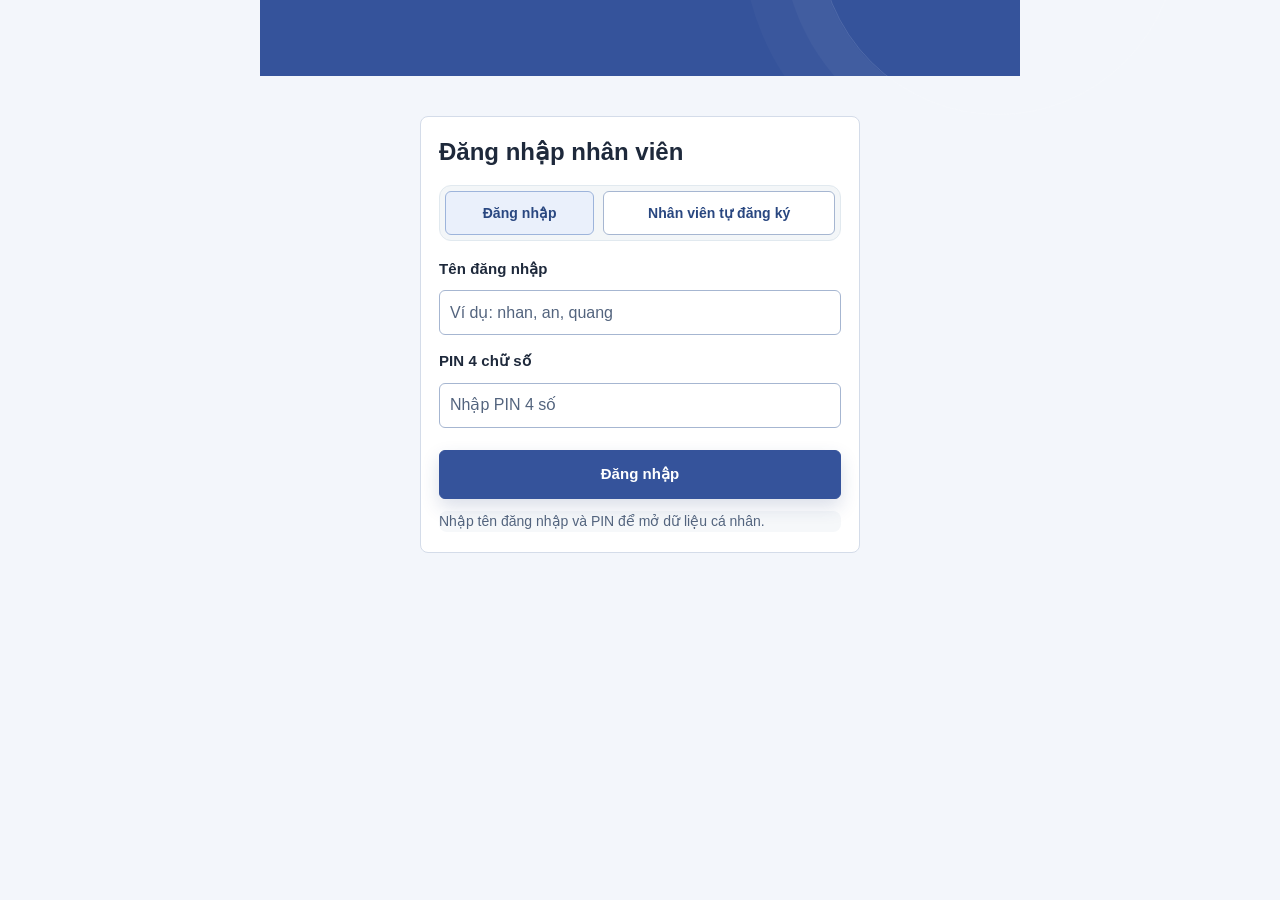
<file: index.html>
<!doctype html>
<html lang="vi">
<head>
<meta charset="utf-8">
<meta name="viewport" content="width=device-width,initial-scale=1">
<meta name="theme-color" content="#1d253b">
<title>Fast Track SGN | Trung tâm điều hành</title>



<style id="vietnamese-font-fix">
html,body{font-family:Arial,"Segoe UI",Tahoma,sans-serif!important}
body,body *{font-family:Arial,"Segoe UI",Tahoma,sans-serif!important}
input,select,textarea,button{font-family:Arial,"Segoe UI",Tahoma,sans-serif!important;font-synthesis:none}
</style>









<style id="staff-home-auth-style">
#staffAuthPanel{width:min(100% - 32px,760px);margin:0 auto 34px;padding:25px;border:1px solid #b89b60;border-top:4px solid #d2b66e;border-radius:20px;background:linear-gradient(145deg,#2c303b,#1c1f29);box-shadow:0 18px 42px #0005;color:#f6efdf}
#staffAuthPanel h2{margin:0 0 8px;color:#f5dfaa!important;font-size:25px}
#staffAuthPanel p{color:#d7d9de;line-height:1.6}
#staffAuthPanel label{display:block;margin:13px 0 6px;color:#f0e4c9;font-weight:700}
#staffAuthPanel input{width:100%;min-height:44px;padding:10px 12px;border:1px solid #9b987a;border-radius:10px;background:#fffaf0;color:#222630;font-size:16px}
#staffAuthPanel .auth-mode{display:flex;gap:9px;margin:15px 0}
#staffAuthPanel .auth-mode button{flex:1;margin:0;min-height:42px}
#staffAuthPanel form>button,#staffAuthPanel .auth-actions a,#staffAuthPanel .auth-actions button{margin-top:15px;min-height:44px;padding:11px 16px;border:1px solid #d1b56d;border-radius:10px;background:linear-gradient(135deg,#b8944c,#dfc37e);color:#222630;font-weight:800;text-decoration:none;cursor:pointer}
#staffAuthPanel .auth-actions{display:flex;gap:10px;flex-wrap:wrap;align-items:center}
#staffAuthPanel .auth-actions button{background:#f4ead4;border-color:#c7b78f}
#staffAuthMessage{min-height:22px;margin:12px 0;color:#f3d98f;font-size:13px}
#staffAuthPanel [hidden]{display:none!important}
@media(max-width:700px){#staffAuthPanel{width:calc(100% - 24px);padding:19px;margin-bottom:24px;border-radius:16px}#staffAuthPanel h2{font-size:21px}}
</style>


<link rel="stylesheet" href="assets/css/shared-layout.css?v=blue-20261128">
<link rel="stylesheet" href="assets/css/shared-visual.css?v=blue-20261128">


<style id="ft-black-gold-application-shell">
:root{--ft-bg:#0b0b0b;--ft-panel:#171717;--ft-panel2:#1d1d1d;--ft-gold:#b89b5e;--ft-gold-hi:#dcc58a;--ft-text:#f5f0e6;--ft-muted:#a7a29a;--ft-line:#34312a;--ft-side:258px}
html,body{background:var(--ft-bg)!important;color:var(--ft-text)!important;font-family:Manrope,Arial,sans-serif!important}
body{margin:0!important;min-height:100vh!important;font-size:13px!important}
.ft-app{min-height:100vh!important}
.ft-sidebar{position:fixed!important;inset:0 auto 0 0!important;width:var(--ft-side)!important;z-index:1001!important;display:flex!important;flex-direction:column!important;background:#10100f!important;border-right:1px solid var(--ft-line)!important;transition:width .2s ease,transform .2s ease!important}
.ft-brand{height:70px!important;min-height:70px!important;display:flex!important;align-items:center!important;gap:12px!important;padding:0 19px!important;border-bottom:1px solid var(--ft-line)!important;text-decoration:none!important;color:var(--ft-text)!important}
.ft-brand-mark{width:36px!important;height:36px!important;display:grid!important;place-items:center!important;border:1px solid #806b3f!important;border-radius:11px!important;background:linear-gradient(145deg,#292318,#171510)!important;color:var(--ft-gold-hi)!important;font-size:15px!important;font-weight:850!important}
.ft-brand-copy b{display:block!important;color:var(--ft-text)!important;font-size:12px!important;letter-spacing:1px!important}
.ft-brand-copy small{display:block!important;margin-top:2px!important;color:#8f887c!important;font-size:9px!important;letter-spacing:1.5px!important}
.ft-nav{flex:1!important;overflow:auto!important;padding:18px 12px!important}
.ft-nav-label{display:block!important;padding:12px 10px 6px!important;color:#c9b991!important;font-size:9px!important;font-weight:800!important;letter-spacing:1.5px!important}
.ft-nav-link{display:flex!important;align-items:center!important;gap:11px!important;min-height:41px!important;margin:2px 0!important;padding:8px 11px!important;border:1px solid transparent!important;border-radius:9px!important;background:transparent!important;color:#e5dfd3!important;text-decoration:none!important;font-size:12px!important;font-weight:700!important}
.ft-nav-link:hover{background:#29261f!important;color:#fffaf0!important;border-color:#51452f!important}
.ft-nav-link.active{background:#3a3020!important;border-color:#a88b50!important;color:#ffe2a1!important;box-shadow:inset 3px 0 0 #d7b66d!important}
.ft-nav-icon{width:19px!important;text-align:center!important;color:#e0bd78!important;font-size:18px!important}
.ft-sidebar-foot{display:flex!important;align-items:center!important;gap:9px!important;padding:17px 21px!important;border-top:1px solid var(--ft-line)!important;color:var(--ft-muted)!important;font-size:10px!important}
.ft-status-dot{width:7px!important;height:7px!important;border-radius:50%!important;background:#57699b!important;box-shadow:0 0 9px #57699b66!important}
.ft-main{min-height:100vh!important;margin-left:var(--ft-side)!important;transition:margin-left .2s ease!important}
.ft-topbar{position:sticky!important;top:0!important;z-index:1000!important;height:70px!important;display:flex!important;align-items:center!important;gap:14px!important;padding:0 28px!important;background:#0d0d0cf2!important;border:0!important;border-bottom:1px solid var(--ft-line)!important;box-shadow:none!important;backdrop-filter:blur(14px)!important}
.ft-menu-toggle{width:36px!important;height:36px!important;min-height:36px!important;display:flex!important;flex-direction:column!important;justify-content:center!important;gap:4px!important;padding:8px!important;border:1px solid transparent!important;border-radius:9px!important;background:transparent!important}
.ft-menu-toggle:hover{background:#24221d!important;border-color:var(--ft-line)!important}
.ft-menu-toggle span{display:block!important;width:17px!important;height:1.5px!important;background:var(--ft-muted)!important}
.ft-top-context small{display:block!important;color:var(--ft-gold)!important;font-size:9px!important;font-weight:800!important;letter-spacing:1.3px!important}
.ft-top-context b{display:block!important;color:var(--ft-text)!important;font-size:13px!important;font-weight:750!important}
.ft-top-spacer{flex:1!important}
.ft-account-link{padding:8px 11px!important;border:1px solid var(--ft-line)!important;border-radius:8px!important;background:#171716!important;color:#d6cbb6!important;text-decoration:none!important;font-size:11px!important;font-weight:700!important}
.ft-account-link span{padding-left:7px!important;color:var(--ft-gold-hi)!important}
.ft-content{width:min(1420px,calc(100% - 56px))!important;max-width:1420px!important;margin:0 auto!important;padding:27px 0 32px!important}
.ft-content .home-hero{margin:0 0 19px!important;padding:25px 26px!important;border:1px solid var(--ft-line)!important;border-left:3px solid var(--ft-gold)!important;border-radius:14px!important;background:linear-gradient(120deg,#1b1915,#171717 70%)!important;box-shadow:0 12px 30px #0003!important}
.ft-content .hero-kicker{color:var(--ft-gold)!important;font-size:9px!important;letter-spacing:1.5px!important}
.ft-content .home-hero h2,.ft-content .intro h2{margin:4px 0 6px!important;padding:0!important;border:0!important;color:var(--ft-text)!important;font-size:25px!important;font-weight:800!important;letter-spacing:-.5px!important}
.ft-content .home-hero p,.ft-content .intro p{color:var(--ft-muted)!important;font-size:12px!important}
.ft-content #staffAuthPanel{width:min(100%,760px)!important;margin:0 auto 19px!important;padding:22px!important;border:1px solid #665638!important;border-top:2px solid var(--ft-gold)!important;border-radius:13px!important;background:#171715!important;box-shadow:0 10px 28px #0003!important;color:var(--ft-text)!important}
.ft-content #staffAuthPanel h2{margin:0 0 8px!important;padding:0!important;border:0!important;color:var(--ft-gold-hi)!important;font-size:19px!important}
.ft-content #staffAuthPanel p{color:#bdb6a9!important;font-size:12px!important}
.ft-content #staffAuthPanel label{color:#e3d8c3!important;font-size:12px!important}
.ft-content #staffAuthPanel input{min-height:43px!important;border:1px solid #4a453a!important;border-radius:8px!important;background:#0f0f0e!important;color:var(--ft-text)!important}
.ft-content #staffAuthPanel input:focus{border-color:var(--ft-gold)!important;box-shadow:0 0 0 3px #b89b5e20!important}
.ft-content #staffAuthPanel button,.ft-content #staffAuthPanel .auth-actions a{border:1px solid var(--ft-gold)!important;border-radius:8px!important;background:linear-gradient(135deg,#c5a96b,#a88a4e)!important;color:#17140e!important;font-weight:800!important}
.ft-content #staffAuthPanel button.secondary,.ft-content #staffAuthPanel button.ghost,.ft-content #staffAuthPanel .auth-actions button{border:1px solid #514a3b!important;background:#24221d!important;color:#e4d8c0!important}
.ft-content #staffAuthMessage{color:var(--ft-gold-hi)!important}
.ft-content .intro{margin:0 0 13px!important;padding:0!important;border:0!important;background:transparent!important;box-shadow:none!important}
.ft-content .intro h2{font-size:17px!important}
.ft-content .menu{grid-template-columns:repeat(3,minmax(0,1fr))!important;gap:13px!important}
.ft-content .item,.ft-content .item:nth-child(2),.ft-content .item:nth-child(3){min-height:175px!important;padding:18px!important;border:1px solid var(--ft-line)!important;border-top:2px solid var(--ft-gold)!important;border-radius:12px!important;background:var(--ft-panel)!important;box-shadow:none!important;color:var(--ft-text)!important}
.ft-content .item:hover{transform:translateY(-2px)!important;border-color:#77643e!important;background:#1c1b18!important}
.ft-content .item h3{color:var(--ft-text)!important;font-size:14px!important}
.ft-content .item p{color:var(--ft-muted)!important;font-size:11px!important}
.ft-content .icon{width:39px!important;height:39px!important;display:grid!important;place-items:center!important;border-radius:9px!important;background:#2a2419!important;color:var(--ft-gold-hi)!important}
.ft-content .go{color:var(--ft-gold-hi)!important;font-size:11px!important}
.ft-footer{margin:0!important;padding:16px 20px!important;border:0!important;border-top:1px solid var(--ft-line)!important;background:#10100f!important;color:#777168!important;text-align:center!important;font-size:9px!important;letter-spacing:.7px!important}
.ft-app.ft-collapsed .ft-sidebar{width:76px!important}
.ft-app.ft-collapsed .ft-main{margin-left:76px!important}
.ft-app.ft-collapsed .ft-brand{padding:0 20px!important}
.ft-app.ft-collapsed .ft-brand-copy,.ft-app.ft-collapsed .ft-nav-label,.ft-app.ft-collapsed .ft-nav-link>span:last-child,.ft-app.ft-collapsed .ft-sidebar-foot>span:last-child{display:none!important}
.ft-app.ft-collapsed .ft-nav-link{justify-content:center!important;padding:9px 0!important}
@media(max-width:900px){.ft-content .menu{grid-template-columns:repeat(2,minmax(0,1fr))!important}}
@media(max-width:680px){
 .ft-sidebar{width:min(286px,84vw)!important;transform:translateX(-105%)!important;box-shadow:20px 0 50px #0008!important}
 .ft-app.ft-mobile-open .ft-sidebar{transform:translateX(0)!important}
 .ft-main,.ft-app.ft-collapsed .ft-main{margin-left:0!important}
 .ft-app.ft-collapsed .ft-sidebar{width:min(286px,84vw)!important}
 .ft-app.ft-collapsed .ft-brand-copy,.ft-app.ft-collapsed .ft-nav-label,.ft-app.ft-collapsed .ft-nav-link>span:last-child,.ft-app.ft-collapsed .ft-sidebar-foot>span:last-child{display:block!important}
 .ft-app.ft-collapsed .ft-nav-link{justify-content:flex-start!important;padding:8px 11px!important}
 .ft-topbar{height:60px!important;padding:0 13px!important;gap:9px!important}
 .ft-content{width:calc(100% - 28px)!important;padding:18px 0 25px!important}
 .ft-content .home-hero{padding:19px!important}
 .ft-content .home-hero h2{font-size:21px!important}
 .ft-content #staffAuthPanel{padding:17px!important}
 .ft-content .menu{grid-template-columns:1fr!important}
 .ft-content .item{min-height:145px!important}
 .ft-account-link{font-size:10px!important;padding:7px 8px!important}
}
@media(prefers-reduced-motion:reduce){.ft-sidebar,.ft-main{transition:none!important}}

/* Legacy component compatibility: keep operational UI on the approved black-gold system. */
.ft-app,.ft-app *{font-family:Manrope,Arial,sans-serif!important}
.ft-content .panel,.ft-content .booking,.ft-content .review{
  border:1px solid var(--ft-line)!important;border-radius:13px!important;
  background:var(--ft-panel)!important;color:var(--ft-text)!important;
  box-shadow:0 8px 24px #0004!important
}
.ft-content .panel h2,.ft-content .booking h2,.ft-content .review h2{
  color:var(--ft-gold-hi)!important;border-color:var(--ft-line)!important
}
.ft-content .panel p,.ft-content .booking p,.ft-content .review p,
.ft-content .panel .hint,.ft-content .booking .hint,.ft-content .review .hint{
  color:var(--ft-muted)!important
}
.ft-content label{color:#ded6c6!important}
.ft-content input:not([type="checkbox"]):not([type="radio"]),
.ft-content select,.ft-content textarea{
  border:1px solid #494337!important;border-radius:8px!important;
  background:#10100f!important;color:var(--ft-text)!important;
  color-scheme:dark
}
.ft-content input::placeholder,.ft-content textarea::placeholder{color:#827d73!important}
.ft-content input:focus,.ft-content select:focus,.ft-content textarea:focus{
  border-color:var(--ft-gold)!important;outline:0!important;
  box-shadow:0 0 0 3px #b89b5e22!important
}
.ft-content button:not(:disabled):not(.secondary):not(.ghost):not(.danger):not(.btn-danger),
.ft-content .linkbtn:not(.secondary),.ft-content .back,.ft-content .hero-cta{
  border:1px solid var(--ft-gold)!important;border-radius:9px!important;
  background:linear-gradient(135deg,#c5a96b,#a88a4e)!important;
  color:#17140e!important;font-weight:800!important
}
.ft-content button.secondary,.ft-content button.ghost,.ft-content .ghost,
.ft-content .linkbtn.secondary{
  border:1px solid #514a3b!important;border-radius:9px!important;
  background:#24221d!important;color:#e4d8c0!important
}
.ft-content button.danger{
  border:1px solid #8c4545!important;border-radius:9px!important;
  background:#3a2020!important;color:#f0caca!important
}
.ft-content .tablewrap{
  border:1px solid var(--ft-line)!important;border-radius:11px!important;
  background:#121211!important;box-shadow:none!important
}
.ft-content table{background:#121211!important;color:var(--ft-text)!important}
.ft-content table th{
  background:#252219!important;color:var(--ft-gold-hi)!important;
  border-color:var(--ft-line)!important
}
.ft-content table td,.ft-content table tbody td{
  background:#171716!important;color:#e8e1d5!important;
  border-color:var(--ft-line)!important
}
.ft-content table tbody tr:nth-child(even) td{background:#1d1c19!important}
.ft-content table tbody tr:hover td{background:#29251c!important}


/* Semantic status colors: dark surfaces with clear success/warning/error contrast. */
.ft-content .status{
  background:#211f1a!important;color:#e8dfcc!important;
  border:1px solid #514a3b!important
}
.ft-content .status.good,.ft-content .pill.good{
  background:#1f2431!important;color:#b7c2df!important;border-color:#444f6c!important
}
.ft-content .status.warn,.ft-content .pill.warn{
  background:#352b18!important;color:#f0d18b!important;border-color:#806637!important
}
.ft-content .status.bad,.ft-content .pill.bad{
  background:#392020!important;color:#f0b9b9!important;border-color:#854848!important
}
.ft-content .count,.ft-content .pill,.ft-content .sectiontag,.ft-content .tag{
  background:#28251e!important;color:#e5d4ae!important;border:1px solid #514a3b!important
}
.ft-content :focus-visible{
  outline:2px solid var(--ft-gold-hi)!important;outline-offset:2px!important;
  box-shadow:0 0 0 3px #b89b5e24!important
}
.ft-content input[type="checkbox"],.ft-content input[type="radio"]{
  accent-color:var(--ft-gold)!important
}


/* Responsive operational layouts: keep wide data inside its own scroll region. */
.ft-content,.ft-content *{box-sizing:border-box}
.ft-content{min-width:0;max-width:100%}
.ft-content .tablewrap,.ft-content .table-wrapper,.ft-content .table-responsive{
  display:block;width:100%;max-width:100%;min-width:0;overflow-x:auto!important;overflow-y:auto!important;
  -webkit-overflow-scrolling:touch;overscroll-behavior-x:contain;scrollbar-gutter:stable
}
.ft-content table{width:100%;max-width:none}
.ft-content input:not([type=checkbox]):not([type=radio]),
.ft-content select,.ft-content textarea{max-width:100%;min-width:0}
.ft-content textarea{width:100%;resize:vertical}
.ft-content .fields>* ,.ft-content .grid>*{min-width:0;max-width:100%}
.ft-content .toolbar,.ft-content .controls{min-width:0;max-width:100%}
.ft-content .toolbar>*,.ft-content .controls>*{min-width:0;max-width:100%}
@media(max-width:680px){
  .ft-content .fields{grid-template-columns:minmax(0,1fr)!important}
  .ft-content .toolbar{grid-template-columns:minmax(0,1fr)!important;align-items:stretch!important}
  .ft-content .controls{display:flex!important;flex-wrap:wrap!important;align-items:stretch!important}
  .ft-content .controls>*{flex:1 1 100%!important;width:100%;min-width:0!important}
  .ft-content .toolbar button,.ft-content .controls button{width:100%;min-width:0!important}
  .ft-content .tablewrap,.ft-content .table-wrapper,.ft-content .table-responsive{
    max-height:65vh;overflow-x:auto!important;overflow-y:auto!important
  }
  .ft-content table{min-width:680px}
  .ft-content #schedule{min-width:980px}
  .ft-content #cloudAccountBar{width:100%!important;margin:0 0 12px!important;flex-wrap:wrap!important}
  .ft-content .panel{min-width:0}
}
@media(max-width:380px){
  .ft-content{width:calc(100% - 20px)!important}
  .ft-content .panel{padding:12px!important}
  .ft-content th,.ft-content td{padding:7px 8px!important}
}

</style>

<link rel="stylesheet" href="assets/css/shared-mobile-contrast.css?v=blue-20261128">

<link rel="stylesheet" href="assets/css/shared-ui.css?v=blue-20261128">
<link rel="stylesheet" href="assets/css/complete-redesign.css?v=blue-20261128">

<style id="minimal-home-interface">
/* Minimal public landing page: keep authentication and destination links intact. */
#ftSidebar{display:none!important}
#ftMain,.ft-app .ft-main{margin-left:0!important;min-height:100vh!important}
.ft-topbar{
  position:relative!important;top:auto!important;height:58px!important;
  width:min(760px,calc(100% - 32px))!important;margin:0 auto!important;
  padding:0!important;background:transparent!important;border:0!important;
  border-bottom:1px solid #e5eaf1!important;box-shadow:none!important;
}
.ft-topbar .ft-menu-toggle,.ft-top-context small,.ft-account-link{display:none!important}
.ft-top-context b{font-size:16px!important;font-weight:750!important;color:#22283b!important}
.ft-content{width:min(760px,calc(100% - 32px))!important;padding:28px 0 48px!important;margin:0 auto!important}
.ft-content .home-hero{display:none!important}
.ft-content #staffAuthPanel{
  width:100%!important;margin:0 0 28px!important;padding:20px!important;
  border:1px solid #e1e7ef!important;border-radius:12px!important;
  background:#fff!important;box-shadow:none!important;color:#33394b!important
}
.ft-content #staffAuthPanel>div:first-child{display:none!important}
.ft-content #staffAuthPanel h2{font-size:18px!important;color:#22283b!important}
.ft-content #staffAuthPanel p{font-size:13px!important;color:#6f737b!important}
.ft-content #staffAuthPanel label{color:#33394b!important}
.ft-content #staffAuthPanel input{background:#fff!important;color:#22283b!important;border:1px solid #e0e3eb!important}
.ft-content #staffAuthPanel .auth-mode button,
.ft-content #staffAuthPanel form>button,
.ft-content #staffAuthPanel .auth-actions a,
.ft-content #staffAuthPanel .auth-actions button{
  min-height:40px!important;border-radius:8px!important;box-shadow:none!important
}
.ft-content #staffAuthMessage{color:#676a75!important}
.ft-content #staffAuthPanel>p:last-child{font-size:11px!important}
.ft-content .intro{margin:0 0 12px!important;padding:0!important}
.ft-content .intro .hero-kicker,.ft-content .intro p{display:none!important}
.ft-content .intro h2{margin:0!important;font-size:17px!important;font-weight:700!important;color:#22283b!important}
.ft-content .menu{display:grid!important;grid-template-columns:1fr!important;gap:8px!important}
.ft-content .item,.ft-content .item:nth-child(2),.ft-content .item:nth-child(3){
  display:flex!important;align-items:center!important;justify-content:space-between!important;
  gap:12px!important;min-height:58px!important;padding:14px 16px!important;
  border:1px solid #e1e7ef!important;border-radius:10px!important;
  background:#fff!important;box-shadow:none!important;transform:none!important
}
.ft-content .item:hover{background:#f7f9fc!important;border-color:#cfd3df!important}
.ft-content .item .icon,.ft-content .item p{display:none!important}
.ft-content .item h3{margin:0!important;font-size:14px!important;font-weight:700!important;color:#292f3f!important}
.ft-content .item .go{margin:0!important;color:#4c597e!important;font-size:12px!important}
.ft-footer{display:none!important}
#staffHomeSignOut.ft-logout-compact{margin-left:auto!important;min-height:34px!important;padding:6px 11px!important}
@media(max-width:680px){
 .ft-topbar{width:calc(100% - 28px)!important;height:54px!important}
 .ft-content{width:calc(100% - 28px)!important;padding:20px 0 32px!important}
 .ft-content #staffAuthPanel{padding:16px!important}
 .ft-content .item,.ft-content .item:nth-child(2),.ft-content .item:nth-child(3){min-height:54px!important}
}
</style>

<style id="login-only-homepage">
/* Homepage is exclusively the staff login screen. */
#ftSidebar,.ft-topbar,.ft-footer{display:none!important}
#ftMain,.ft-app .ft-main{margin:0!important;min-height:100vh!important}
.ft-content{
  width:100%!important;max-width:none!important;min-height:100vh!important;
  margin:0!important;padding:28px 18px!important;
  display:flex!important;align-items:center!important;justify-content:center!important;
}
.ft-content>*:not(#staffAuthPanel){display:none!important}
.ft-content #staffAuthPanel{
  display:block!important;width:min(100%,440px)!important;margin:0!important;
  padding:28px!important;border:1px solid #444e6b!important;
  border-top:4px solid #47598a!important;border-radius:16px!important;
  background:#1c1f29!important;color:#f5f0e6!important;
  box-shadow:0 20px 55px #0008!important;
}
.ft-content #staffAuthPanel>div:first-child{display:block!important}
.ft-content #staffAuthPanel h2{color:#d1d6e5!important;font-size:22px!important}
.ft-content #staffAuthPanel p{color:#d4d6dd!important}
.ft-content #staffAuthPanel label{color:#e4e7ee!important}
.ft-content #staffAuthPanel input{background:#fff!important;color:#22283b!important;border:1px solid #a4abbc!important}
.ft-content #staffAuthPanel form>button{width:100%!important;background:#3a4974!important;color:#fff!important;border-color:#60709a!important}
.ft-content #staffAuthPanel .auth-mode{display:flex!important;gap:8px!important;margin:0 0 14px!important}
.ft-content #staffAuthPanel .auth-mode button{flex:1;min-height:40px;border:1px solid #60709a;border-radius:8px;background:#2f364b;color:#edeff5;font:600 13px Arial,Tahoma,sans-serif;cursor:pointer}
.ft-content #staffAuthPanel .auth-mode button.secondary{background:#47598a;color:#fff}
.ft-content #staffAuthPanel>p:last-child{font-size:11px!important;color:#b0b4c1!important}
@media(max-width:680px){
 .ft-content{padding:18px 14px!important}
 .ft-content #staffAuthPanel{padding:22px!important}
}
</style>
<style id="authenticated-home-ui">
body.staff-authenticated #staffAuthPanel{display:none!important}
body.staff-authenticated .ft-account-link{display:none!important}
#staffHomeSignOut.ft-logout-compact{display:inline-flex;align-items:center;justify-content:center;min-height:36px;padding:7px 13px;border:1px solid #cfd3df;border-radius:9px;background:#fff;color:#33394b;font:600 13px Arial,Tahoma,sans-serif;cursor:pointer}
#staffHomeSignOut.ft-logout-compact:hover{background:#f4f7fb}
</style>
<style id="ft-simple-indigo-final">
:root{color-scheme:light;--ft-navy:#434da0;--ft-green:#434da0;--ft-bg:#fff;--ft-ink:#222;--ft-muted:#666;--ft-line:#ddd;--ft-shadow:none;--ft-radius:6px;--app-bg:#fff;--surface:#fff;--ink:#222;--muted:#666;--line:#ddd;--blue:#434da0;--blue-soft:#eef0f9;--radius:6px;--shadow:none}
html body,html body .ft-app,html body .ft-main,html body .ft-content{background:#fff!important;color:#222!important;font-family:Arial,sans-serif!important;text-shadow:none!important}
html body .ft-sidebar{background:#fff!important;border-color:#ddd!important;box-shadow:none!important}
html body .ft-topbar,html body header{background:#434da0!important;color:#fff!important;border:0!important;box-shadow:0 1px 3px #0002!important;backdrop-filter:none!important}
html body .ft-topbar *,html body header h1,html body header p{color:#fff!important;text-shadow:none!important}
html body .ft-topbar button,html body .ft-topbar a{background:transparent!important;border-color:#ffffff66!important;color:#fff!important;box-shadow:none!important}
html body .ft-menu-toggle span{background:#fff!important}
html body .ft-brand{background:#fff!important;border-color:#ddd!important}
html body .ft-brand-mark{background:#434da0!important;color:#fff!important;border:0!important}
html body .ft-brand-copy b,html body .ft-nav-link{color:#222!important}
html body .ft-brand-copy small,html body .ft-nav-label,html body .ft-sidebar-foot,html body .ft-nav-icon{color:#666!important}
html body .ft-nav-link{border-radius:0!important;background:transparent!important;box-shadow:none!important}
html body .ft-nav-link.active,html body .ft-nav-link:hover{background:#eef0f9!important;color:#434da0!important}
html body .ft-nav-link.active *{color:#434da0!important}
html body :is(.panel,.booking,.review,.staff,.workspace-choice,.intro,.home-hero,.item,.hero,.kv,.stat,.metric,#staffAuthPanel,dialog){background:#fff!important;color:#222!important;border:1px solid #ddd!important;border-radius:6px!important;box-shadow:none!important;text-shadow:none!important}
html body .home-hero{min-height:0!important;padding:20px!important;text-align:left!important}
html body :is(.home-hero,.intro,.panel,.booking,.review,.item)::before,html body :is(.home-hero,.intro,.panel,.booking,.review,.item)::after{content:none!important;display:none!important}
html body :is(h1,h2,h3,h4,label,.kv b,.stat b,.metric b,.hero h1,.hero p,.item h3){color:#222!important;text-shadow:none!important;-webkit-text-fill-color:currentColor!important}
html body :is(p,.hint,.muted,small,.sub,.kv small,.stat span,.metric span){color:#666!important;text-shadow:none!important}
html body .ft-topbar :is(b,small,span),html body header :is(h1,p){color:#fff!important}
html body :is(input:not([type=checkbox]):not([type=radio]),select,textarea){background:#fff!important;color:#222!important;border:1px solid #bbb!important;border-radius:5px!important;box-shadow:none!important;color-scheme:light!important}
html body :is(input,select,textarea):focus{outline:2px solid #434da0!important;outline-offset:0!important}
html body :is(button,.btn,.linkbtn,.hero-cta,.back){background:#434da0!important;color:#fff!important;-webkit-text-fill-color:currentColor!important;border:1px solid #434da0!important;border-radius:5px!important;box-shadow:none!important;text-shadow:none!important;transform:none!important}
html body :is(button,.btn,.linkbtn):is(.secondary,.ghost,.back){background:#fff!important;color:#434da0!important;border-color:#bbb!important}
html body button.danger{background:#fff!important;color:#222!important;border-color:#999!important}
html body .ft-topbar :is(button,a){background:transparent!important;color:#fff!important}
html body :is(.icon,.go,.hero-kicker){color:#434da0!important;background:none!important;box-shadow:none!important}
html body :is(.tablewrap,.table-wrapper,.table-responsive){background:#fff!important;border-color:#ddd!important;border-radius:5px!important;box-shadow:none!important}
html body table{background:#fff!important;color:#222!important}
html body table th{background:#eef0f9!important;color:#222!important;border-color:#ddd!important}
html body table tbody td{background:#fff!important;color:#222!important;border-color:#ddd!important}
html body table tbody tr:nth-child(even) td{background:#fafafa!important}
html body table tbody tr:hover td{background:#eef0f9!important}
html body :is(.status,.tag,.pill,.count,pre){background:#f5f5f5!important;color:#333!important;border-color:#ddd!important;text-shadow:none!important;box-shadow:none!important}
html body :is(.tag,.pill,.status).good{background:#eef0f9!important;color:#434da0!important}
html body :is(.tag,.pill,.status).bad{background:#eee!important;color:#222!important}
html body :is(.tag,.pill,.status).warn{background:#f5f5f5!important;color:#333!important}
html body :is(.ft-footer,footer){background:#fff!important;color:#666!important;border-top:1px solid #ddd!important}
html body #app #cards .table-tools{background:#fff!important;border-color:#ddd!important}
html body #app #cards .table-tools :is(span,b,button){color:#434da0!important;background:#fff!important}
html body #app #cards table.worktable thead th{background:#eef0f9!important;color:#222!important}
html body #app #cards table.worktable tbody td{background:#fff!important;color:#222!important}
html body #app #cards table.worktable tbody tr:nth-child(even) td{background:#fafafa!important}
html body #app #cards table.worktable tbody td .tag{background:#eef0f9!important;color:#303878!important;border-color:#c8cce6!important}
html body #app #cards table.worktable tbody td button{background:#fff!important;color:#434da0!important;border-color:#bbb!important}
html body #bookingMain .contact-links a.linkbtn,html body #bookingMain .actions a.linkbtn{background:#434da0!important;color:#fff!important;-webkit-text-fill-color:#fff!important;border-color:#434da0!important;box-shadow:none!important}
@media(max-width:680px){html body .ft-content{padding:12px 10px 24px!important}html body .ft-sidebar{width:min(78vw,300px)!important}html body .ft-topbar{height:auto!important;min-height:56px!important}html body .ft-nav-link{min-height:48px!important;font-size:15px!important}html body .menu{grid-template-columns:1fr!important}html body .menu .item{min-height:0!important;padding:15px!important}}
</style>
<style id="ft-responsive-components-v1">
html{box-sizing:border-box;-webkit-text-size-adjust:100%;background:#fff!important}
*,*::before,*::after{box-sizing:inherit}
[hidden]{display:none!important}
html body .ft-content{min-width:0!important;max-width:1440px!important;padding:24px clamp(12px,2.5vw,32px) 32px!important}
html body :is(.panel,.booking,.review,.staff,.workspace-choice,.kv,.metric,.stat,#staffAuthPanel){min-width:0!important;max-width:100%!important;border-radius:6px!important;box-shadow:none!important}
html body :is(.panel,.booking,.review,#staffAuthPanel){padding:clamp(14px,2vw,22px)!important;margin-bottom:16px!important}
html body :is(.controls,.toolbar,.actions,.dialog-actions,.auth-actions,.sticky-actions,.contact-links,.photo-actions,.saved-archive-filters){display:flex!important;flex-wrap:wrap!important;gap:10px!important;min-width:0!important;max-width:100%!important;align-items:center!important}
html body :is(.controls,.toolbar,.saved-archive-filters)>div{flex:1 1 180px;min-width:0!important;max-width:100%!important}
html body :is(.grid,.summary,.dialog-grid,.staffgrid,.fields){min-width:0!important;max-width:100%!important;gap:12px!important}
html body :is(.grid,.summary,.dialog-grid,.staffgrid,.fields)>*{min-width:0!important}
html body :is(button,.btn,.linkbtn,.back,.hero-cta){display:inline-flex;align-items:center;justify-content:center;gap:6px;min-height:40px!important;max-width:100%!important;padding:9px 14px!important;font-size:14px!important;font-weight:600!important;line-height:1.35!important;white-space:normal!important;overflow-wrap:anywhere;text-align:center!important;border-radius:5px!important;box-shadow:none!important;transition:background-color .12s ease!important}
html body :is(button,.btn,.linkbtn):not(:disabled):hover{filter:brightness(.94)!important;transform:none!important}
html body :is(button,a,input,select,textarea):focus-visible{outline:2px solid #434da0!important;outline-offset:2px!important}
html body :is(input:not([type=checkbox]):not([type=radio]),select,textarea){min-width:0!important;max-width:100%!important;min-height:42px!important;font-size:15px!important;line-height:1.4!important;padding:10px 12px!important}
html body input[type=date],html body input[type=time]{min-inline-size:0!important;max-inline-size:100%!important}
html body :is(input,textarea)::placeholder{color:#777!important;opacity:1!important}
html body :is(pre,.bodytext,.subject){max-width:100%!important;white-space:pre-wrap!important;overflow-wrap:anywhere!important}
html body dialog{width:min(680px,calc(100% - 24px))!important;max-height:90dvh!important;overflow:auto!important;padding:18px!important}
html body dialog::backdrop{background:#0006!important}
html body :is(.tablewrap,.table-wrapper,.table-responsive){min-width:0!important;max-width:100%!important;overflow-x:auto!important}
html body #app #cards .table-tools{display:flex!important;flex-wrap:wrap!important;align-items:center!important;gap:8px!important;padding:10px!important}
html body #app #cards .table-tools button{min-width:40px!important;min-height:40px!important;padding:6px 12px!important}
html body #app #cards table.worktable :is(td,th){overflow-wrap:normal!important}
html body #app #cards table.worktable input{width:100%!important;min-width:0!important;max-width:100%!important;padding:4px!important}
html body #app #cards table.worktable button{min-height:32px!important;padding:5px 8px!important}
html body .ft-menu-toggle{min-width:44px!important;min-height:44px!important;padding:8px!important}
@media(max-width:680px){
html body .ft-content{padding:12px 10px 24px!important}
html body :is(.panel,.booking,.review,#staffAuthPanel){padding:14px!important;margin-bottom:12px!important}
html body :is(.controls,.toolbar,.saved-archive-filters)>div{flex:1 1 100%!important}
html body :is(.grid,.summary,.staffgrid,.dialog-grid){grid-template-columns:repeat(2,minmax(0,1fr))!important}
html body .dialog-grid{grid-template-columns:minmax(0,1fr)!important}
html body :is(button,.btn,.linkbtn,.back,.hero-cta){min-height:44px!important}
html body :is(.actions,.contact-links,.auth-actions,.dialog-actions)>:is(button,a){flex:1 1 125px!important}
html body :is(input:not([type=checkbox]):not([type=radio]),select,textarea){font-size:16px!important;min-height:44px!important}
html body #app #cards table.worktable input{min-height:32px!important;font-size:14px!important}
html body #app #cards table.worktable button{min-height:32px!important}
html body .ft-top-context{min-width:0!important}
html body .ft-top-context b{white-space:normal!important;overflow-wrap:anywhere!important}
}
@media(max-width:360px){html body :is(.grid,.summary,.staffgrid){grid-template-columns:minmax(0,1fr)!important}}
</style>
<style id="ft-flat-layout">
html body .ft-app{display:block!important;min-height:100vh!important}
html body .ft-main{margin:0!important;width:100%!important;min-width:0!important}
html body .ft-topbar{position:sticky!important;top:0!important;z-index:100!important;display:flex!important;align-items:center!important;gap:12px!important;min-height:60px!important;padding:8px 16px!important;border-radius:0!important}
html body .ft-top-context small{display:none!important}
html body .ft-top-context b{font-size:19px!important;font-weight:500!important}
html body .ft-nav-label:not([hidden]),html body .ft-sidebar-foot,html body .ft-brand-copy small{display:none!important}
html body .ft-brand{padding:24px 16px!important;display:flex!important;flex-direction:column!important;align-items:center!important;gap:12px!important}
html body .ft-brand-mark{width:64px!important;height:64px!important;border-radius:50%!important}
html body .ft-nav{padding:0!important;gap:0!important}
html body .ft-nav-link{padding:14px 18px!important;min-height:50px!important;font-size:16px!important;font-weight:400!important;border:0!important}
html body .ft-content{width:100%!important;max-width:none!important;margin:0!important;padding:20px!important}
html body .ft-content :is(main,.wrap,#bookingMain){width:100%!important;max-width:none!important;margin:0!important}
html body .ft-content :is(.panel,.review,.booking,.hero,.intro,.home-hero){border:0!important;border-bottom:1px solid #ddd!important;border-radius:0!important;padding:16px 0!important;margin:0 0 16px!important}
html body .ft-content :is(h1,h2,h3){font-weight:500!important;letter-spacing:0!important;text-transform:none!important}
html body .ft-content h1{font-size:26px!important}
html body .ft-content h2{font-size:20px!important;border:0!important;padding:0!important}
html body .ft-content :is(h1,h2,h3)::before{display:none!important;content:none!important}
html body .ft-content .summary{display:flex!important;flex-wrap:wrap!important;gap:0!important;border-bottom:1px solid #ddd!important}
html body .ft-content :is(.stat,.metric){flex:1 1 110px!important;border:0!important;border-right:1px solid #ddd!important;border-radius:0!important;padding:8px 12px!important}
html body .ft-content :is(.stat,.metric) b{font-size:20px!important;font-weight:500!important}
html body .ft-content .menu{display:block!important}
html body .ft-content .menu .item{display:grid!important;grid-template-columns:40px 1fr auto!important;align-items:center!important;gap:12px!important;min-height:64px!important;padding:12px 4px!important;border:0!important;border-bottom:1px solid #ddd!important;border-radius:0!important}
html body .ft-content .menu .item :is(p,.go){display:none!important}
html body .ft-content .menu .item h3{margin:0!important;font-size:16px!important}
html body .ft-content .menu .item .icon{margin:0!important}
html body .ft-content .menu .item::after{content:"›"!important;display:block!important;position:static!important;color:#666!important;background:none!important}
html body .workspace-switcher{display:flex!important;gap:0!important;border-bottom:1px solid #ddd!important;margin-bottom:16px!important}
html body .workspace-switcher .workspace-choice{flex:1!important;min-width:0!important;display:flex!important;justify-content:center!important;padding:12px!important;border:0!important;border-radius:0!important;background:white!important}
html body .workspace-choice[aria-current=page]{border-bottom:3px solid #434da0!important}
html body .workspace-choice :is(.workspace-icon,.workspace-arrow,small){display:none!important}
html body .workspace-choice strong{font-size:14px!important;color:#434da0!important}
html body .ft-content .tablewrap{border-radius:3px!important}
html body .ft-content table th{background:#fff!important;border-bottom:1px solid #ccc!important;font-weight:600!important}
html body .ft-content table tbody tr:nth-child(even) td{background:#fff!important}
html body #app #cards table.worktable thead th{background:#fff!important}
html body #app #cards table.worktable tbody tr:nth-child(even) td{background:#fff!important}
@media(min-width:901px){html body .ft-main{width:calc(100% - 240px)!important;margin-left:240px!important}html body .ft-sidebar{width:240px!important}html body .ft-app:is(.sidebar-collapsed,.ft-sidebar-collapsed) .ft-main{width:100%!important;margin-left:0!important}}
@media(max-width:900px){html body .ft-main{margin:0!important;width:100%!important}html body .ft-content{padding:12px!important}html body .ft-topbar{flex-wrap:wrap!important;gap:6px!important;padding:6px 10px!important}html body .ft-top-context{flex:1!important}html body .ft-top-context b{font-size:17px!important}html body .ft-topbar .ft-top-spacer{display:none!important}html body .ft-topbar :is(.ft-account-link,.who){font-size:12px!important}html body .ft-content .summary{gap:0!important}}
</style>
<style id="public-login-reference">
html body:not(.staff-authenticated),html body:not(.staff-authenticated) .ft-app,html body:not(.staff-authenticated) #ftMain,html body:not(.staff-authenticated) #ftMain .ft-content{background:#f3f6fb!important;color:#1e293b!important}
html body:not(.staff-authenticated) #ftMain{width:100%!important;margin:0!important}
html body:not(.staff-authenticated) #ftMain .ft-topbar{display:flex!important;position:static!important;justify-content:center!important;align-items:center!important;min-height:76px!important;padding:20px 12px!important;background:#35539b!important;border:0!important;box-shadow:none!important}
html body:not(.staff-authenticated) .ft-topbar>*{display:none!important}
html body:not(.staff-authenticated) .ft-topbar::after{content:"Fast Track SGN";color:#fff;font-size:16px;font-weight:700}
html body:not(.staff-authenticated) #ftMain .ft-content{display:flex!important;align-items:flex-start!important;justify-content:center!important;min-height:calc(100dvh - 76px)!important;padding:66px 12px 32px!important}
html body:not(.staff-authenticated) #ftMain .ft-content>#staffAuthPanel{width:min(100%,440px)!important;max-width:440px!important;margin:0!important;padding:20px 18px!important;border:1px solid #d4dce9!important;border-radius:8px!important;background:#fff!important;box-shadow:none!important;color:#1e293b!important}
html body:not(.staff-authenticated) #staffAuthPanel>div:first-child,html body:not(.staff-authenticated) #staffAuthPanel>p{display:none!important}
html body:not(.staff-authenticated) #staffAuthPanel h2{font-size:24px!important;line-height:1.25!important;font-weight:700!important;color:#1e293b!important;margin:0 0 18px!important;padding:0!important;border:0!important}
html body:not(.staff-authenticated) #staffAuthPanel .auth-mode{display:grid!important;grid-template-columns: 1fr 1.55fr!important;gap:9px!important;margin:0 0 16px!important}
html body:not(.staff-authenticated) #staffAuthPanel .auth-mode button{width:100%!important;min-height:44px!important;padding:8px 5px!important;font-size:14px!important;color:#294780!important;background:#fff!important;border:1px solid #a6b6d1!important;border-radius:6px!important}
html body:not(.staff-authenticated) #staffAuthPanel .auth-mode button.secondary{background:#eaf0fb!important;border-color:#9db4db!important}
html body:not(.staff-authenticated) #staffAuthPanel #staffPinAuthForm{display:grid!important;gap:0!important}
html body:not(.staff-authenticated) #staffAuthPanel label{font-size:15px!important;font-weight:600!important;color:#1e293b!important;margin:0 0 10px!important}
html body:not(.staff-authenticated) #staffAuthPanel input{height:45px!important;font-size:16px!important;border:1px solid #a6b6d1!important;border-radius:6px!important;background:#fff!important;color:#1e293b!important;margin:0 0 14px!important;padding:10px!important}
html body:not(.staff-authenticated) #staffAuthPanel input::placeholder{color:#53647e!important}
html body:not(.staff-authenticated) #staffAuthPanel #staffPinSubmit{height:45px!important;background:#35539b!important;border:1px solid #35539b!important;border-radius:6px!important;color:#fff!important;font-size:15px!important;font-weight:700!important}
html body:not(.staff-authenticated) #staffAuthPanel #staffAuthMessage{font-size:14px!important;line-height:1.5!important;color:#53647e!important;margin:12px 0 0!important;padding:0!important}
@media(min-width:700px){html body:not(.staff-authenticated) #ftMain .ft-content{padding-top:70px!important}}
</style>
<style id="ft-reference-unified">
html body.staff-authenticated #ftApp #ftMain,html body.staff-authenticated #ftApp #ftMain .ft-content{background:#f3f6fb!important;color:#1e293b!important}
html body.staff-authenticated #ftApp #ftMain .ft-topbar{background:#35539b!important;color:#fff!important;display:flex!important;align-items:center!important;gap:12px!important;padding:8px 12px!important;min-height:64px!important;box-shadow:none!important;border:0!important;flex-wrap:wrap!important}
html body.staff-authenticated #ftApp #ftMain .ft-topbar .ft-top-context{flex:1 1 160px!important;min-width:0!important}
html body.staff-authenticated #ftApp #ftMain .ft-topbar .ft-top-context b{color:#fff!important;font-size:16px!important;font-weight:700!important;line-height:1.3!important;white-space:normal!important}
html body.staff-authenticated #ftApp #ftMain .ft-topbar .ft-menu-toggle{background:transparent!important;border:0!important;box-shadow:none!important;flex:0 0 32px!important;padding:4px!important}
html body.staff-authenticated #ftApp #ftMain .ft-topbar .ft-menu-toggle span{background:#fff!important}
html body.staff-authenticated #ftApp #ftMain .ft-topbar :is(a,button){color:#fff!important;background:transparent!important;box-shadow:none!important}
html body.staff-authenticated #ftApp #ftMain .ft-topbar .ft-top-spacer{display:none!important}
html body.staff-authenticated #ftApp #ftMain .ft-content{padding:16px 12px!important}
html body.staff-authenticated #ftApp #ftMain .ft-content :is(.panel,.booking,.review,.staff,.intro,.home-hero,.item,dialog){background:#fff!important;border:1px solid #d4dce9!important;border-radius:8px!important;box-shadow:none!important;padding:14px!important}
html body.staff-authenticated #ftApp #ftMain .ft-content :is(h1,h2,h3,label,.kv b){color:#1e293b!important;-webkit-text-fill-color:#1e293b!important;background:transparent!important;text-shadow:none!important;box-shadow:none!important}
html body.staff-authenticated #ftApp #ftMain .ft-content h2{font-size:20px!important;font-weight:700!important;margin:0 0 14px!important;padding:0!important;border:0!important}
html body.staff-authenticated #ftApp #ftMain .ft-content :is(h2,h3,label)::before,html body.staff-authenticated #ftApp #ftMain .ft-content :is(h2,h3,label)::after{content:none!important;display:none!important}
html body.staff-authenticated #ftApp #ftMain .ft-content label{font-size:15px!important;font-weight:600!important;padding:0!important;border:0!important}
html body.staff-authenticated #ftApp #ftMain .ft-content :is(input:not([type=checkbox]):not([type=radio]),textarea,select){background:#fff!important;color:#1e293b!important;border:1px solid #a6b6d1!important;border-radius:6px!important;box-shadow:none!important;font-size:16px!important;padding:10px!important;min-height:44px!important}
html body.staff-authenticated #ftApp #ftMain .ft-content input[readonly]{background:#f3f6fb!important}
html body.staff-authenticated #ftApp #ftMain .ft-content .hint{color:#53647e!important;font-size:14px!important;line-height:1.5!important}
html body.staff-authenticated #ftApp #ftMain .ft-content :is(button,.btn,.linkbtn):not(.secondary):not(.ghost):not(.danger){background:#35539b!important;color:#fff!important;border-color:#35539b!important;box-shadow:none!important}
html body.staff-authenticated #ftApp #ftMain .ft-content :is(button,.btn,.linkbtn):is(.secondary,.ghost){background:#fff!important;color:#294780!important;border-color:#a6b6d1!important;box-shadow:none!important}
html body.staff-authenticated #ftApp #ftSidebar{background:#fff!important;color:#1e293b!important}
html body.staff-authenticated #ftApp #ftSidebar .ft-nav-link{color:#1e293b!important;background:transparent!important;box-shadow:none!important}
html body.staff-authenticated #ftApp #ftSidebar .ft-nav-link.active{background:#eaf0fb!important;color:#294780!important}
html body.staff-authenticated #ftApp #ftSidebar .ft-nav-link span{color:inherit!important}
html body.staff-authenticated #ftApp #ftMain #cards table.worktable input{min-height:28px!important;font-size:inherit!important;padding:4px!important}
html body.staff-authenticated #ftApp #ftMain #cards table.worktable button{min-height:28px!important;font-size:inherit!important;padding:4px 8px!important}
@media(max-width:680px){html body.staff-authenticated #ftApp #ftMain .ft-content .controls>div{flex:1 1 100%!important;min-width:0!important}html body.staff-authenticated #ftApp #ftMain .ft-content{padding:12px!important}}
</style>
<style>[data-manager-schedule][hidden]{display:none!important}</style>
<style id="ft-sidebar-reference-final">
html body #ftApp #ftSidebar{background:#fff!important;color:#1e293b!important;padding:0!important;overflow-y:auto!important;box-shadow:none!important}
html body #ftApp #ftSidebar .ft-brand{position:relative!important;inset:auto!important;display:flex!important;flex-direction:row!important;align-items:center!important;justify-content:flex-start!important;gap:12px!important;height:auto!important;min-height:76px!important;padding:16px 14px!important;margin:0!important;border:0!important;transform:none!important}
html body #ftApp #ftSidebar .ft-brand-mark{position:static!important;transform:none!important;flex:0 0 40px!important;width:40px!important;height:40px!important;border-radius:50%!important;background:#35539b!important;color:white!important;margin:0!important}
html body #ftApp #ftSidebar .ft-brand-copy{position:static!important;transform:none!important;min-width:0!important;margin:0!important}
html body #ftApp #ftSidebar .ft-brand-copy b{font-size:15px!important;letter-spacing:0!important;color:#1e293b!important;white-space:normal!important}
html body #ftApp #ftSidebar .ft-nav{position:static!important;display:flex!important;flex-direction:column!important;gap:0!important;padding:0 8px!important;margin:0!important;transform:none!important}
html body #ftApp #ftSidebar .ft-nav-link{position:static!important;display:flex!important;align-items:center!important;gap:12px!important;min-height:48px!important;padding:12px 14px!important;margin:0!important;border:0!important;border-radius:5px!important;font-size:16px!important;font-weight:400!important;color:#1e293b!important;background:transparent!important;transform:none!important}
html body #ftApp #ftSidebar .ft-nav-link.active{background:#eaf0fb!important;color:#294780!important;font-weight:700!important}
html body #ftApp #ftSidebar .ft-nav-icon{flex:0 0 22px!important;width:22px!important;text-align:center!important;color:#35539b!important}
html body #ftApp #ftSidebar [hidden],html body #ftApp #ftSidebar .ft-nav-label{display:none!important}
@media(max-width:900px){html body #ftApp #ftSidebar{width:min(72vw,300px)!important}}
</style>
<style id="login-position-final">
html body:not(.staff-authenticated) #ftApp #ftMain .ft-content{display:flex!important;flex-direction:column!important;justify-content:flex-start!important;align-items:center!important;min-height:0!important;height:auto!important;padding:40px 12px 32px!important;gap:0!important}
html body:not(.staff-authenticated) #ftApp #ftMain #staffAuthPanel{position:relative!important;inset:auto!important;transform:none!important;align-self:center!important;margin:0 auto!important;flex:0 0 auto!important}
</style>
<style id="sidebar-profile-centered">
html body #ftApp #ftSidebar .ft-brand{flex-direction:column!important;justify-content:center!important;align-items:center!important;gap:12px!important;padding:24px 12px 20px!important;height:auto!important;min-height:0!important;text-align:center!important}
html body #ftApp #ftSidebar .ft-brand-mark{flex:0 0 176px!important;width:176px!important;height:176px!important;min-width:176px!important;border-radius:50%!important;overflow:hidden!important;font-size:28px!important}
html body #ftApp #ftSidebar .ft-brand-copy{width:100%!important;text-align:center!important}
html body #ftApp #ftSidebar .ft-brand-copy b{font-size:20px!important;font-weight:700!important;line-height:1.3!important;overflow-wrap:anywhere!important;text-align:center!important}
html body #ftApp.ft-collapsed #ftSidebar .ft-brand-mark{width:40px!important;height:40px!important;min-width:40px!important;flex-basis:40px!important}
@media(max-width:900px){html body #ftApp.ft-collapsed #ftSidebar .ft-brand-mark{width:176px!important;height:176px!important;min-width:176px!important;flex-basis:176px!important}}
</style>
<style id="ft-operations-menu-color">#ftSidebar .ft-operations-toggle,#ftSidebar .ft-operations-toggle[aria-expanded="true"]{background:transparent!important;color:#1e293b!important;box-shadow:none!important;font-weight:400!important}#ftSidebar .ft-operations-toggle:hover{background:#f0f4fb!important;color:#1e293b!important}#ftSidebar .ft-operations-toggle .ft-nav-icon,#ftSidebar .ft-operations-chevron{color:inherit!important}</style>
</head>
<body>
<div class="ft-app" id="ftApp">
<aside class="ft-sidebar" id="ftSidebar" aria-label="Điều hướng chính">
 <a class="ft-brand" href="index.html"><span class="ft-brand-mark">FT</span><span class="ft-brand-copy"><b>FAST TRACK SGN</b><small>EXECUTIVE OPERATIONS</small></span></a>
 <nav class="ft-nav">
  <span class="ft-nav-label">WORKSPACE</span>
  
  <span class="ft-nav-label">BOOKING MANAGEMENT</span>
  <a class="ft-nav-link" href="soan-booking.html"><span class="ft-nav-icon">▤</span><span>Soạn Booking</span></a>
<a class="ft-nav-link" hidden style="display:none!important" data-domestic-manager href="loc-khach-quoc-noi.html"><span class="ft-nav-icon">≡</span><span>Lọc khách quốc nội</span></a>
  <a class="ft-nav-link" href="goi-y-phan-hoi.html"><span class="ft-nav-icon">✦</span><span>Gợi ý phản hồi tin nhắn</span></a>
  <button type="button" class="ft-operations-toggle" id="ftOperationsToggle" aria-expanded="false" aria-controls="ftOperationsChildren"><span class="ft-nav-icon" aria-hidden="true">▦</span><span>Vận hành</span><span class="ft-operations-chevron" aria-hidden="true">⌄</span></button><div id="ftOperationsChildren" class="ft-operations-children" hidden><a class="ft-nav-link" href="ung-don-khach.html"><span class="ft-nav-icon">↙</span><span>Ứng dụng đón khách</span></a><a class="ft-nav-link" href="don-khach.html"><span class="ft-nav-icon">◷</span><span>Đón khách</span></a></div>
  <span class="ft-nav-label">PEOPLE & PLANNING</span>
  <a class="ft-nav-link" href="xep-lich.html" hidden data-manager-schedule><span class="ft-nav-icon">▦</span><span>Xếp lịch</span></a>
 <span class="ft-nav-label" id="staffManagementNavLabel" hidden>ADMINISTRATION</span><a class="ft-nav-link" id="staffManagementNav" href="quan-ly-tai-khoan.html" hidden><span class="ft-nav-icon">⚙</span><span>Quản lý tài khoản</span></a>
 <a class="ft-nav-link" href="index.html?settings=pin"><span class="ft-nav-icon" aria-hidden="true">⚿</span><span>Đổi mã PIN</span></a>
</nav>
 <div class="ft-sidebar-foot"><span class="ft-status-dot"></span><span>Fast Track SGN</span></div>
</aside>
<div class="ft-main" id="ftMain">
<header class="ft-topbar">
 <button class="ft-menu-toggle" id="ftMenuToggle" type="button" aria-label="Mở hoặc thu gọn menu" aria-controls="ftSidebar" aria-expanded="true"><span></span><span></span><span></span></button>
 <div class="ft-top-context"><small>FAST TRACK SGN</small><b>Trung tâm điều hành</b></div>
 <div class="ft-top-spacer"></div>
 <a class="ft-account-link" href="#staffAuthPanel">Tài khoản nhân viên <span>↗</span></a>
</header>
<main class="ft-content">
  <section class="home-hero"><h2>Trung tâm điều hành</h2><p>Truy cập nhanh các công cụ xử lý booking, điều phối khách và lập lịch nhân sự.</p></section>

<section id="staffAuthPanel" aria-label="Đăng nhập tài khoản nhân viên">
 <div style="font-size:28px;margin-bottom:7px">🔐</div>
 <h2>Đăng nhập nhân viên</h2>
 <p>Mỗi nhân viên có thể tự tạo tài khoản bằng tên đăng nhập riêng và PIN 4 chữ số. Đăng nhập trên máy tính hoặc điện thoại để đồng bộ không gian làm việc cá nhân.</p>
 <div id="staffAuthFormArea">
  <div class="auth-mode">
   <button type="button" id="staffPinLoginMode" class="secondary">Đăng nhập</button>
   <button type="button" id="staffPinRegisterMode" class="ghost">Nhân viên tự đăng ký</button>
  </div>
  <form id="staffPinAuthForm">
   <label for="staffPinUsername">Tên đăng nhập</label>
   <input id="staffPinUsername" type="text" autocomplete="username" minlength="3" maxlength="24" placeholder="Ví dụ: nhan, an, quang" required>
   <label for="staffPinValue">PIN 4 chữ số</label>
   <input id="staffPinValue" type="password" inputmode="numeric" autocomplete="current-password" pattern="[0-9]{4}" maxlength="4" placeholder="Nhập PIN 4 số" required>
   <div id="staffPinConfirmWrap" hidden>
    <label for="staffPinConfirm">Nhập lại PIN</label>
    <input id="staffPinConfirm" type="password" inputmode="numeric" autocomplete="new-password" pattern="[0-9]{4}" maxlength="4" placeholder="Xác nhận PIN 4 số">
   </div>
   <button id="staffPinSubmit" type="submit">Đăng nhập</button>
  </form>
 </div>
 <div id="staffSignedIn" hidden>
  <p id="staffSignedInText" style="font-weight:750;color:#f5dfaa"></p>
  <div class="auth-actions">
   <a href="soan-booking.html">Soạn Booking</a><a href="ung-don-khach.html">Điều hành đón khách</a><a href="don-khach.html">Đón khách cũ</a><a href="xep-lich.html" hidden data-manager-schedule>Xếp lịch</a>
   <a href="index.html?settings=pin">Đổi mã PIN</a>
   <button type="button" id="staffHomeSignOut"><svg aria-hidden="true" width="20" height="20" viewBox="0 0 24 24" fill="none" stroke="currentColor" stroke-width="1.8" stroke-linecap="round" stroke-linejoin="round"><path d="M10 17l5-5-5-5M15 12H3M14 3h5a2 2 0 0 1 2 2v14a2 2 0 0 1-2 2h-5"/></svg><span>Đăng xuất</span></button>
  </div>
  <section id="staffPinChangePanel" hidden style="margin-top:18px;padding:18px;border:1px solid #b99b62;border-radius:12px;background:#1c1e25;text-align:left">
   <h3 style="margin:0 0 12px;color:#f5dfaa">Đổi mã PIN</h3>
   <form id="staffPinChangeForm">
    <label for="staffCurrentPin">PIN hiện tại</label>
    <input id="staffCurrentPin" type="password" inputmode="numeric" pattern="[0-9]{4}" maxlength="4" autocomplete="current-password" placeholder="Nhập PIN hiện tại" required>
    <label for="staffNewPin">PIN mới (4 chữ số)</label>
    <input id="staffNewPin" type="password" inputmode="numeric" pattern="[0-9]{4}" maxlength="4" autocomplete="new-password" placeholder="Nhập PIN mới" required>
    <label for="staffNewPinConfirm">Nhập lại PIN mới</label>
    <input id="staffNewPinConfirm" type="password" inputmode="numeric" pattern="[0-9]{4}" maxlength="4" autocomplete="new-password" placeholder="Xác nhận PIN mới" required>
    <button id="staffPinChangeSubmit" type="submit">Xác nhận đổi PIN</button>
   </form>
  </section>
 </div>
 <div id="staffAuthMessage" role="status" aria-live="polite">Dữ liệu cá nhân chỉ được tải sau khi đăng nhập.</div>
 <p style="font-size:11px;margin-bottom:0">Tên đăng nhập dài 3–24 ký tự, dùng chữ không dấu, số, dấu chấm, gạch ngang hoặc gạch dưới. PIN 4 số có độ bảo mật thấp hơn mật khẩu dài; hệ thống giới hạn 5 lần nhập sai và tạm khóa 15 phút. Không dùng PIN này cho ngân hàng hoặc dịch vụ khác.</p>
</section>
<section class="intro" id="workspace"><h2>Không gian điều hành</h2><p>Chọn một công cụ để bắt đầu công việc của bạn.</p></section>
  <nav class="menu" aria-label="Các chức năng chính">
    <a class="item" href="soan-booking.html">
      <span class="icon" aria-hidden="true"><svg viewBox="0 0 24 24"><path d="M14 2H6a2 2 0 0 0-2 2v16a2 2 0 0 0 2 2h12a2 2 0 0 0 2-2V8z"/><path d="M14 2v6h6M8 13h8M8 17h8"/></svg></span>
      <h3>SOẠN BOOKING</h3>
      <p>Phân tích booking, tạo Subject và nội dung tin nhắn, đồng thời tạo các liên kết liên hệ để xử lý nhanh.</p>
      <span class="go">Mở chức năng <span aria-hidden="true">→</span></span>
    </a>
    <a class="item" href="xep-lich.html" hidden data-manager-schedule>
      <span class="icon" aria-hidden="true"><svg viewBox="0 0 24 24"><rect x="3" y="4" width="18" height="17" rx="2"/><path d="M16 2v4M8 2v4M3 10h18M8 14h3M8 17h7"/></svg></span>
      <h3>XẾP LỊCH NHÂN VIÊN</h3>
      <p>Tự động phân ca theo quy tắc Fast Track SGN, chỉnh sửa lịch từng ngày, kiểm tra điều kiện và xuất bảng phân ca.</p>
      <span class="go">Mở chức năng <span aria-hidden="true">→</span></span>
    </a>
    <a class="item" href="ung-don-khach.html">
      <span class="icon" aria-hidden="true">✦</span>
      <h3>ĐIỀU HÀNH ĐÓN KHÁCH</h3>
      <p>Danh sách booking đồng bộ, nhận khách tránh trùng, cập nhật ống/bãi, giờ dự kiến đáp và ảnh minh chứng.</p>
      <span class="go">Mở ứng dụng <span aria-hidden="true">→</span></span>
    </a>
    <a class="item" href="don-khach.html">
      <span class="icon" aria-hidden="true"><svg viewBox="0 0 24 24"><path d="M16 21v-2a4 4 0 0 0-4-4H6a4 4 0 0 0-4 4v2"/><circle cx="9" cy="7" r="4"/><path d="M22 21v-2a4 4 0 0 0-3-3.87M16 3.13a4 4 0 0 1 0 7.75"/></svg></span>
      <h3>ĐÓN KHÁCH</h3>
      <p>Theo dõi danh sách khách đón theo mẫu cũ, tìm kiếm, lọc nhân viên và cập nhật người thực hiện.</p>
      <span class="go">Mở chức năng <span aria-hidden="true">→</span></span>
    </a>
  </nav>
</main>
<footer class="ft-footer">FAST TRACK SGN · HỆ THỐNG VẬN HÀNH NỘI BỘ</footer>
</div>
</div>


<script id="ft-shell-navigation">(()=>{const app=document.getElementById("ftApp"),toggle=document.getElementById("ftMenuToggle"),side=document.getElementById("ftSidebar");if(!app||!toggle||!side)return;
const mobile=window.matchMedia("(max-width: 680px)");
const sync=()=>toggle.setAttribute("aria-expanded",String(mobile.matches?app.classList.contains("ft-mobile-open"):!app.classList.contains("ft-collapsed")));
sync();
toggle.setAttribute("aria-controls","ftSidebar");
toggle.addEventListener("click",()=>{if(mobile.matches)app.classList.toggle("ft-mobile-open");else app.classList.toggle("ft-collapsed");sync();});
document.addEventListener("click",e=>{if(app.classList.contains("ft-mobile-open")&&!e.target.closest("#ftSidebar")&&!e.target.closest("#ftMenuToggle")){app.classList.remove("ft-mobile-open");sync();}});
document.addEventListener("keydown",e=>{if(e.key==="Escape"&&app.classList.contains("ft-mobile-open")){app.classList.remove("ft-mobile-open");sync();toggle.focus();}});
mobile.addEventListener("change",()=>{app.classList.remove("ft-mobile-open");sync();});
// Mobile edge swipe: preserve vertical scrolling and table gestures.
let swipe=null;
document.addEventListener("touchstart",e=>{
 if(!mobile.matches||e.touches.length!==1){swipe=null;return;}
 const t=e.touches[0],open=app.classList.contains("ft-mobile-open");
 if(side.getClientRects().length===0||(!open&&t.clientX>28)||(open&&!side.contains(e.target))||e.target.closest("input,textarea,select,[contenteditable=true]")){swipe=null;return;}
 swipe={x:t.clientX,y:t.clientY,open};
},{passive:true});
document.addEventListener("touchmove",e=>{
 if(!swipe||!mobile.matches||e.touches.length!==1)return;
 const t=e.touches[0],dx=t.clientX-swipe.x,dy=t.clientY-swipe.y;
 if(Math.abs(dy)>12&&Math.abs(dy)>Math.abs(dx)){swipe=null;return;}
 if(Math.abs(dx)>8&&Math.abs(dx)>Math.abs(dy)&&((!swipe.open&&dx>0)||(swipe.open&&dx<0))&&e.cancelable)e.preventDefault();
},{passive:false,capture:true});
document.addEventListener("touchcancel",()=>{swipe=null;},{passive:true});
document.addEventListener("touchend",e=>{
 const start=swipe;swipe=null;if(!start||!mobile.matches||e.changedTouches.length!==1)return;
 const t=e.changedTouches[0],dx=t.clientX-start.x,dy=t.clientY-start.y;
 if(Math.abs(dx)<65||Math.abs(dx)<Math.abs(dy)*1.5)return;
 if((!start.open&&dx>0)||(start.open&&dx<0)){app.classList.toggle("ft-mobile-open",!start.open);sync();}
},{passive:true});

})();</script>
<script type="module" id="staff-home-pin-auth">
const SUPABASE_URL="https://xyhvgttywjleirsiabve.supabase.co";
const SUPABASE_PUBLISHABLE_KEY="sb_publishable_mM4JKOVatzvH8dfNHA92lw_s1Z-OMrP";
const PIN_API=SUPABASE_URL+"/functions/v1/staff-pin-auth";
const TOKEN_KEY="fasttrack_staff_pin_session_v1";
const BOOKING_SESSION_KEY="fasttrack_sgn_booking_session_v1";
const SAVED_REVIEW_KEY="fasttrack_sgn_saved_review_history_v1";
const $=id=>document.getElementById(id);
const formArea=$("staffAuthFormArea"),signedIn=$("staffSignedIn"),message=$("staffAuthMessage");
const form=$("staffPinAuthForm"),submit=$("staffPinSubmit"),usernameInput=$("staffPinUsername");
const pinInput=$("staffPinValue"),confirmInput=$("staffPinConfirm"),confirmWrap=$("staffPinConfirmWrap");
let authMode="login";
function say(text,good=false){message.textContent=text;message.style.color=good?"#c9d1e8":"#f3d98f";}
function getToken(){try{return JSON.parse(localStorage.getItem(TOKEN_KEY)||"null");}catch(e){return null;}}
function saveToken(data){localStorage.setItem(TOKEN_KEY,JSON.stringify({token:data.token,expiresAt:data.expiresAt,username:data.username}));}
function clearToken(){localStorage.removeItem(TOKEN_KEY);}
function setAuthenticatedUI(active){
 const panel=$("staffAuthPanel"),topbar=document.querySelector(".ft-topbar"),accountLink=document.querySelector(".ft-account-link"),logout=$("staffHomeSignOut");
 document.body.classList.toggle("staff-authenticated",active);
 if(active){
  if(topbar&&logout&&logout.parentElement!==topbar){logout.classList.add("ft-logout-compact");topbar.appendChild(logout);}
  if(accountLink)accountLink.hidden=true;
 }else{
  const actions=document.querySelector("#staffSignedIn .auth-actions");
  if(actions&&logout&&logout.parentElement!==actions){logout.classList.remove("ft-logout-compact");actions.appendChild(logout);}
  if(accountLink)accountLink.hidden=false;
  if(panel)panel.hidden=false;
 }
}
async function api(action,payload={},token=null){
 const headers={"Content-Type":"application/json","apikey":SUPABASE_PUBLISHABLE_KEY};
 if(token)headers.Authorization="Bearer "+token;
 const response=await fetch(PIN_API,{method:"POST",headers,body:JSON.stringify({action,...payload})});
 let data={};try{data=await response.json();}catch(e){}
 if(!response.ok)throw new Error(data.error||"Lỗi kết nối máy chủ.");
 return data;
}
function snapshot(){
 let bookingSession=null;try{bookingSession=JSON.parse(sessionStorage.getItem(BOOKING_SESSION_KEY)||"null");}catch(e){}
 let reviewItems=[];try{const v=JSON.parse(localStorage.getItem(SAVED_REVIEW_KEY)||"[]");reviewItems=Array.isArray(v)?v:[];}catch(e){}
 return {bookingSession,reviewItems};
}
function setMode(mode){
 authMode=mode;const registering=mode==="register";
 confirmWrap.hidden=!registering;confirmInput.required=registering;
 submit.textContent=registering?"Tạo tài khoản":"Đăng nhập";
 $("staffPinLoginMode").className=registering?"ghost":"secondary";
 $("staffPinRegisterMode").className=registering?"secondary":"ghost";
 pinInput.autocomplete=registering?"new-password":"current-password";
 say(registering?"Tạo tên đăng nhập riêng và PIN 4 số. Tên đã có người dùng sẽ không đăng ký lại.":"Nhập tên đăng nhập và PIN để mở dữ liệu cá nhân.");
}
$("staffPinLoginMode").addEventListener("click",()=>setMode("login"));
$("staffPinRegisterMode").addEventListener("click",()=>setMode("register"));
[pinInput,confirmInput].forEach(input=>input.addEventListener("input",()=>input.value=input.value.replace(/\D/g,"").slice(0,4)));
form.addEventListener("submit",async event=>{
 event.preventDefault();
 const username=usernameInput.value.trim().toLowerCase(),pin=pinInput.value;
 if(!/^[a-z0-9][a-z0-9._-]{2,23}$/.test(username)){say("Tên đăng nhập phải dài 3–24 ký tự, dùng chữ không dấu, số, dấu chấm, gạch ngang hoặc gạch dưới.");return;}
 if(!/^\d{4}$/.test(pin)){say("PIN phải gồm đúng 4 chữ số.");return;}
 if(authMode==="register"&&pin!==confirmInput.value){say("Hai lần nhập PIN không khớp.");return;}
 submit.disabled=true;submit.textContent=authMode==="register"?"Đang tạo tài khoản…":"Đang đăng nhập…";
 try{
  const result=authMode==="register"
   ?await api("register",{username,pin,initialState:snapshot()})
   :await api("login",{username,pin});
  saveToken(result);
  say("Đăng nhập thành công. Đang mở không gian làm việc…",true);
  const requestedNext=new URLSearchParams(location.search).get("next");const allowedNext=new Set(["don-khach.html","ung-don-khach.html","soan-booking.html","xep-lich.html"]);location.href=allowedNext.has(requestedNext)?requestedNext:"soan-booking.html";
 }catch(error){say(error.message||"Không thể đăng nhập. Vui lòng thử lại.");}
 finally{submit.disabled=false;submit.textContent=authMode==="register"?"Tạo tài khoản":"Đăng nhập";}
});
["staffCurrentPin","staffNewPin","staffNewPinConfirm"].forEach(id=>$(id).addEventListener("input",()=>$(id).value=$(id).value.replace(/\\D/g,"").slice(0,4)));
$("staffPinChangeForm").addEventListener("submit",async event=>{
 event.preventDefault();
 const currentPin=$("staffCurrentPin").value,newPin=$("staffNewPin").value,confirmPin=$("staffNewPinConfirm").value;
 if(!/^\\d{4}$/.test(currentPin)||!/^\\d{4}$/.test(newPin)){say("Mỗi mã PIN phải gồm đúng 4 chữ số.");return;}
 if(newPin!==confirmPin){say("Hai lần nhập PIN mới không khớp.");return;}
 const button=$("staffPinChangeSubmit");button.disabled=true;button.textContent="Đang cập nhật…";
 try{
  const stored=getToken();if(!stored?.token)throw new Error("Phiên đăng nhập hết hạn. Vui lòng đăng nhập lại.");
  await api("change_pin",{currentPin,newPin},stored.token);
  $("staffPinChangeForm").reset();say("Đã đổi PIN thành công. Phiên đăng nhập hiện tại vẫn được giữ; các phiên khác đã bị đăng xuất.",true);
 }catch(error){say(error.message||"Không thể đổi PIN. Vui lòng thử lại.");}
 finally{button.disabled=false;button.textContent="Xác nhận đổi PIN";}
});
$("staffHomeSignOut").addEventListener("click",async()=>{
 const stored=getToken();
 try{if(stored?.token)await api("logout",{},stored.token);}catch(e){}
 clearToken();sessionStorage.removeItem(BOOKING_SESSION_KEY);localStorage.removeItem(SAVED_REVIEW_KEY);
 setAuthenticatedUI(false);
 signedIn.hidden=true;formArea.hidden=false;setMode("login");
 location.replace("index.html?loggedout=1&v=login-20261128b");
});
(async()=>{
 const stored=getToken();
 const pinSettingsMode=new URLSearchParams(location.search).get("settings")==="pin";
 if(!stored?.token){setMode("login");if(new URLSearchParams(location.search).has("loggedout"))say("Đã đăng xuất. Dữ liệu đã đồng bộ vẫn được giữ trên tài khoản cá nhân.");return;}
 if(!stored.expiresAt||new Date(stored.expiresAt).getTime()<=Date.now()){clearToken();return setMode("login");}
 try{
  const result=await api("load",{},stored.token);
  if(pinSettingsMode){
   formArea.hidden=true;signedIn.hidden=false;setAuthenticatedUI(true);
   $("staffPinChangePanel").hidden=false;
   $("staffSignedInText").textContent="Đã đăng nhập: "+(stored.username||"nhân viên");
   say("Xác minh PIN hiện tại trước khi đổi sang PIN mới.");
   return;
  }
  const requestedNext=new URLSearchParams(location.search).get("next");const allowedNext=new Set(["don-khach.html","ung-don-khach.html","soan-booking.html","xep-lich.html"]);location.replace(allowedNext.has(requestedNext)?requestedNext:"soan-booking.html");
 }catch(error){clearToken();setMode("login");say("Phiên đăng nhập không còn hợp lệ. Vui lòng đăng nhập lại.");}
})();
</script>





<script id="staff-management-nav-guard">
(()=>{const link=document.getElementById("staffManagementNav"),label=document.getElementById("staffManagementNavLabel");if(!link)return;
try{const saved=JSON.parse(localStorage.getItem("fasttrack_staff_pin_session_v1")||"null");if(!saved?.token)return;
const url="https://xyhvgttywjleirsiabve.supabase.co/functions/v1/staff-admin";
fetch(url,{method:"POST",headers:{"Content-Type":"application/json","apikey":"sb_publishable_mM4JKOVatzvH8dfNHA92lw_s1Z-OMrP","Authorization":"Bearer "+saved.token},body:JSON.stringify({action:"can_manage"})})
.then(r=>r.ok?r.json():null).then(d=>{if(d?.can_manage){link.hidden=false;if(label)label.hidden=false;document.querySelectorAll("[data-manager-schedule]").forEach(a=>a.hidden=false);}}).catch(()=>{});
}catch(e){}
})();
</script>
<script id="sidebar-account-name">(()=>{function refresh(){let name="";try{const s=JSON.parse(localStorage.getItem("fasttrack_staff_pin_session_v1")||"null");if(s?.token&&s.username&&new Date(s.expiresAt).getTime()>Date.now())name=({"ngocnhan":"Ngọc Nhân","nhan":"Ngọc Nhân","tuankhanh":"Tuấn Khanh","minhkhoa":"Minh Khoa","vandiep":"Văn Diệp","vietquang":"Việt Quang","donghung":"Đông Hưng","lyngocdung":"Lý Ngọc Dũng","ngocdung":"Lý Ngọc Dũng","thanhhang":"Thanh Hằng","nhatquang":"Nhật Quang","vuvanbinh":"Vũ Văn Bình","trungan":"Trung An"})[s.username.toLowerCase().replace(/[._ -]/g,"")]||s.username}catch{}const b=document.querySelector("#ftSidebar .ft-brand-copy b");if(b)b.textContent=name||"FAST TRACK SGN";}refresh();window.addEventListener("storage",refresh);window.addEventListener("pageshow",refresh);new MutationObserver(refresh).observe(document.body,{attributes:true,attributeFilter:["class"]});document.getElementById("ftMenuToggle")?.addEventListener("click",refresh);})();</script>
<script id="sidebar-avatar">(()=>{
const mark=document.querySelector("#ftSidebar .ft-brand-mark");if(!mark)return;
const picker=document.createElement("input");picker.type="file";picker.accept="image/*";picker.hidden=true;document.body.append(picker);
function session(){try{const s=JSON.parse(localStorage.getItem("fasttrack_staff_pin_session_v1")||"null");return s?.token&&s.username&&Date.parse(s.expiresAt)>Date.now()?s:null}catch{return null}}
const key=s=>"ft_avatar_v1:"+s.username;
function cached(s){try{return s?localStorage.getItem(key(s)):null}catch{return null}}
function paint(src){const valid=typeof src==="string"&&/^data:image\/jpeg;base64,[A-Za-z0-9+/]+={0,2}$/.test(src);mark.textContent=valid?"":"FT";mark.style.setProperty("background-image",valid?"url("+src+")":"none","important");mark.style.setProperty("background-size","cover","important");mark.style.setProperty("background-position","center","important")}
function store(s,src){try{if(src)localStorage.setItem(key(s),src);else localStorage.removeItem(key(s))}catch{}}
async function api(s,action,avatar){const r=await fetch("https://xyhvgttywjleirsiabve.supabase.co/functions/v1/staff-avatar",{method:"POST",headers:{"Content-Type":"application/json","apikey":"sb_publishable_mM4JKOVatzvH8dfNHA92lw_s1Z-OMrP","Authorization":"Bearer "+s.token},body:JSON.stringify({action,avatar})});const d=await r.json();if(!r.ok||!d.ok)throw Error(d.error||"Avatar sync failed");return d}
let busy=false,uploading=false,lastToken=null,lastCheck=0;
async function refresh(force=false){const s=session();if(!s){lastToken=null;paint(null);return}if(lastToken!==s.token){lastToken=s.token;lastCheck=0;paint(cached(s))}if(busy||uploading||(!force&&Date.now()-lastCheck<30000))return;busy=true;lastCheck=Date.now();try{let d=await api(s,"get");if(session()?.token!==s.token||uploading)return;const old=cached(s);if(!d.avatar&&old){await api(s,"migrate",old);d=await api(s,"get")}if(session()?.token===s.token&&!uploading){store(s,d.avatar);paint(d.avatar)}}catch(e){console.warn("Avatar sync",e)}finally{busy=false}}
mark.setAttribute("role","button");mark.tabIndex=0;mark.title="Thay ảnh đại diện";mark.setAttribute("aria-label","Thay ảnh đại diện");mark.style.cursor="pointer";
function choose(e){e.preventDefault();e.stopPropagation();if(session()&&!uploading)picker.click()}
mark.addEventListener("click",choose);mark.addEventListener("keydown",e=>{if(e.key==="Enter"||e.key===" ")choose(e)});
picker.addEventListener("change",async()=>{const f=picker.files[0],s=session();if(!f||!s||uploading)return;uploading=true;const url=URL.createObjectURL(f);try{const img=new Image();img.src=url;await img.decode();const c=document.createElement("canvas");c.width=c.height=256;const d=Math.min(img.naturalWidth,img.naturalHeight);c.getContext("2d").drawImage(img,(img.naturalWidth-d)/2,(img.naturalHeight-d)/2,d,d,0,0,256,256);const src=c.toDataURL("image/jpeg",.85);if(session()?.token!==s.token)return;await api(s,"set",src);if(session()?.token===s.token){store(s,src);paint(src)}}catch(e){alert("Không thể đồng bộ ảnh đại diện. Vui lòng thử lại khi có mạng.")}finally{URL.revokeObjectURL(url);picker.value="";uploading=false;lastCheck=0;refresh(true)}});
refresh(true);window.addEventListener("pageshow",()=>refresh(true));window.addEventListener("storage",()=>refresh(true));document.addEventListener("visibilitychange",()=>{if(!document.hidden)refresh(true)});document.getElementById("ftMenuToggle")?.addEventListener("click",()=>refresh());new MutationObserver(()=>refresh()).observe(document.body,{attributes:true,attributeFilter:["class"]});setInterval(()=>{if(!document.hidden)refresh()},30000);
})();</script>
<style id="ft-flight-transition">
#ftFlightTransition{position:fixed;inset:0;z-index:2147483647;pointer-events:none;overflow:hidden;background:rgba(235,242,255,.35)}
#ftFlightTransition .ft-flying-plane{position:absolute;top:45%;left:0;font-size:clamp(48px,9vw,96px);line-height:1;color:#35539b;animation:ftFlyAcross .6s ease-in-out both}
#ftFlightTransition .ft-flying-plane:before{content:"";position:absolute;right:100%;top:50%;width:180px;height:14px;background:linear-gradient(90deg,transparent,#fff);border-radius:50%;filter:blur(3px)}
@keyframes ftFlyAcross{from{transform:translateX(-220px)}to{transform:translateX(calc(100vw + 120px))}}
</style>
<script id="ft-flight-transition-script">
(()=>{let busy=false;document.addEventListener("click",e=>{if(e.defaultPrevented||e.button!==0||e.ctrlKey||e.metaKey||e.shiftKey||e.altKey||matchMedia("(prefers-reduced-motion: reduce)").matches)return;const a=e.target.closest("#ftSidebar a[href]");if(!a||a.hasAttribute("download")||(a.target&&a.target!=="_self"))return;const u=new URL(a.href,location.href);if(u.origin!==location.origin||u.pathname===location.pathname||!/(?:index|soan-booking|don-khach|ung-don-khach|xep-lich|quan-ly-tai-khoan)\.html$/.test(u.pathname))return;e.preventDefault();if(busy)return;busy=true;const layer=document.createElement("div");layer.id="ftFlightTransition";layer.setAttribute("aria-hidden","true");const plane=document.createElement("div");plane.className="ft-flying-plane";plane.innerHTML='<svg width="1em" height="1em" viewBox="0 0 24 24" fill="currentColor"><path d="M22 12c0-1-1-2-3-2h-5L7 2H4l4 8H4l-2-2H0l2 4-2 4h2l2-2h4l-4 8h3l7-8h5c2 0 3-1 3-2z"/></svg>';layer.append(plane);document.body.append(layer);setTimeout(()=>location.assign(u.href),600);});window.addEventListener("pageshow",()=>{busy=false;document.getElementById("ftFlightTransition")?.remove()});})();
</script>
<style id="ft-no-swipe-back">@media(max-width:900px){html,body{overscroll-behavior-x:none!important}html body #ftApp #ftSidebar{overscroll-behavior-x:none!important}html body #ftApp #app .tablewrap{overscroll-behavior-x:contain!important}}</style>
<style id="ft-operations-group-style">
html body .ft-nav .ft-operations-toggle{display:flex!important;align-items:center!important;gap:12px!important;width:100%!important;text-align:left!important;background:transparent!important;color:inherit!important;border:0!important;box-shadow:none!important;cursor:pointer;font:inherit;min-height:48px;padding:12px 14px!important;border-radius:5px!important}
html body .ft-nav .ft-operations-toggle[aria-expanded="true"]{background:#eaf0fb!important;color:#294780!important}
html body .ft-nav .ft-operations-children[hidden]{display:none!important}
html body .ft-nav .ft-operations-children:not([hidden]){display:flex!important;flex-direction:column;gap:0}
html body .ft-nav .ft-operations-children .ft-nav-link{padding-left:26px!important}
.ft-operations-chevron{margin-left:auto;transition:transform .18s}
.ft-operations-toggle[aria-expanded="true"] .ft-operations-chevron{transform:rotate(180deg)}
</style>
<script id="ft-operations-group-script">
(()=>{const b=document.getElementById("ftOperationsToggle"),g=document.getElementById("ftOperationsChildren");if(!b||!g)return;b.addEventListener("click",()=>{const open=b.getAttribute("aria-expanded")!=="true";b.setAttribute("aria-expanded",String(open));g.hidden=!open;});})();
</script>
<script id="domestic-manager-nav">(()=>{async function check(){const links=document.querySelectorAll("[data-domestic-manager]");for(const a of links){a.hidden=true;a.style.setProperty("display","none","important")}try{const st=JSON.parse(localStorage.getItem("fasttrack_staff_pin_session_v1")||"null");if(!st?.token)return;const r=await fetch("https://xyhvgttywjleirsiabve.supabase.co/functions/v1/staff-admin",{method:"POST",headers:{"Content-Type":"application/json","apikey":"sb_publishable_mM4JKOVatzvH8dfNHA92lw_s1Z-OMrP","Authorization":"Bearer "+st.token},body:JSON.stringify({action:"can_manage"})});const v=await r.json();if(r.ok&&v.can_manage){for(const a of links){a.hidden=false;a.style.removeProperty("display")}}}catch{}}check();window.addEventListener("storage",check);window.addEventListener("focus",check)})();</script><style id="logout-polish">html body #staffHomeSignOut{display:inline-flex!important;align-items:center!important;justify-content:center!important;gap:10px!important;background:#eef2ff!important;color:#434da0!important;border:1px solid #c7d2fe!important;border-radius:12px!important;padding:12px 20px!important;min-height:46px!important;font-weight:600!important;box-shadow:none!important}html body #staffHomeSignOut:hover{background:#e0e7ff!important}html body #staffHomeSignOut svg{flex:none;color:inherit!important}</style></body>
</html>

<style id="force-home-login-visible">
/* Final safeguard: keep the login panel visible on the public homepage. */
html body .ft-app .ft-main .ft-content > #staffAuthPanel{
  display:block!important;
  visibility:visible!important;
  opacity:1!important;
  position:relative!important;
  z-index:2!important;
}
html body .ft-app .ft-main .ft-content{
  display:flex!important;
  visibility:visible!important;
}
</style>
</file>
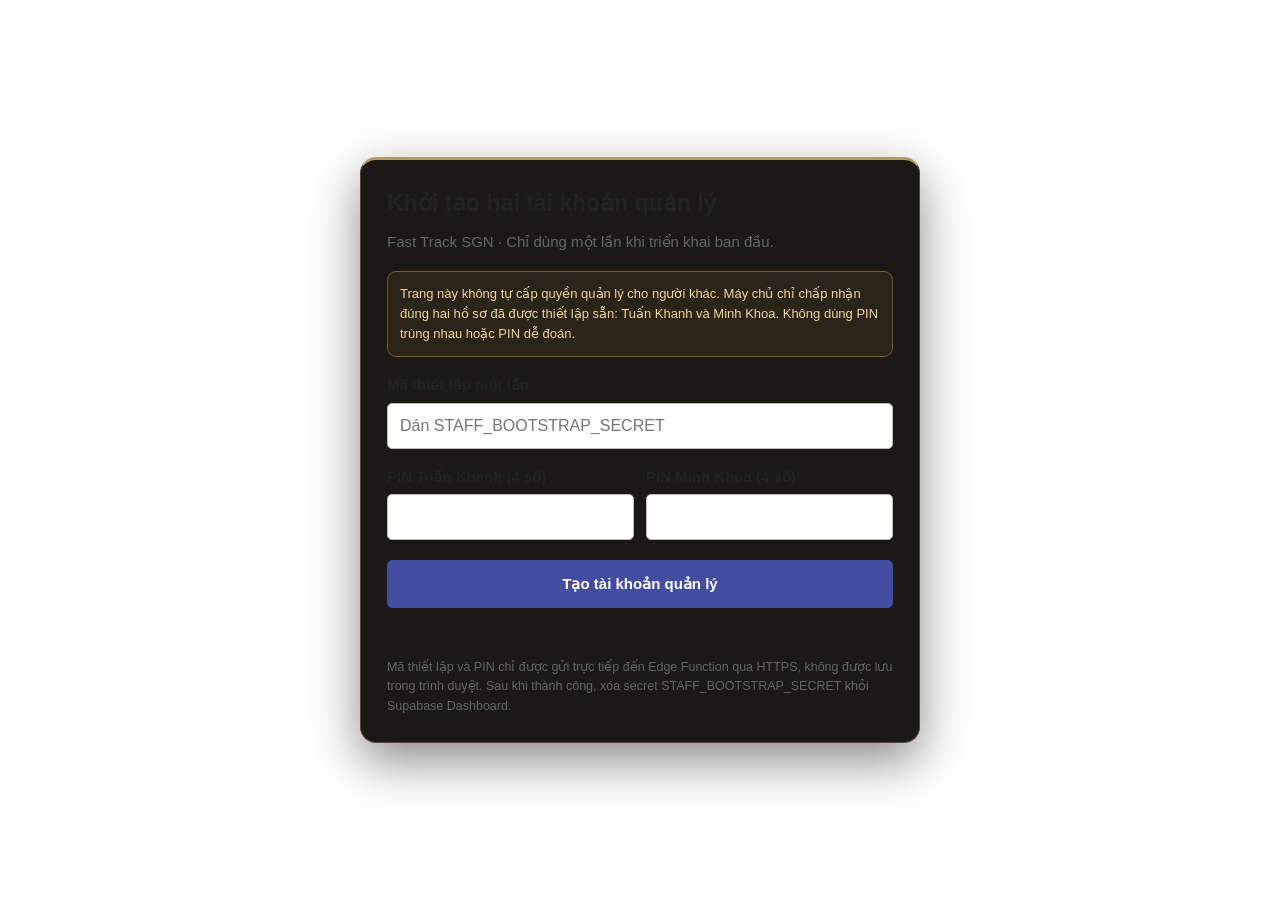
<file: bootstrap-managers.html>
<!doctype html>
<html lang="vi">
<head>
<meta charset="utf-8">
<meta name="viewport" content="width=device-width,initial-scale=1">
<meta name="theme-color" content="#171714">
<title>Khởi tạo tài khoản quản lý | Fast Track SGN</title>
<style>
*{box-sizing:border-box}body{margin:0;min-height:100vh;padding:24px;background:#10100f;color:#f5f0e6;font:15px/1.55 Arial, sans-serif;display:grid;place-items:center}
main{width:min(100%,560px);padding:26px;border:1px solid #55482e;border-top:3px solid #b89b5e;border-radius:16px;background:#1a1916;box-shadow:0 18px 50px #0007}
h1{margin:0 0 8px;color:#dcc58a;font-size:23px}p{color:#b9b2a5;margin:8px 0 18px}.warning{padding:12px;border:1px solid #755d2c;border-radius:9px;background:#2b2418;color:#f0d79c;font-size:13px}
label{display:block;margin:16px 0 6px;color:#e4d8c0;font-weight:700}input{width:100%;min-height:46px;padding:11px 12px;border:1px solid #514a3b;border-radius:8px;background:#0f0f0e;color:#f5f0e6;font-size:16px}
.grid{display:grid;grid-template-columns:1fr 1fr;gap:12px}button{width:100%;margin-top:20px;min-height:48px;border:1px solid #b89b5e;border-radius:9px;background:linear-gradient(135deg,#c5a96b,#a88a4e);color:#17140e;font-weight:800;font-size:15px;cursor:pointer}button:disabled{opacity:.6;cursor:wait}#message{min-height:24px;margin:14px 0 0;color:#dcc58a;font-size:14px}small{display:block;color:#928b7e;margin-top:12px}@media(max-width:520px){main{padding:19px}.grid{grid-template-columns:1fr}h1{font-size:20px}}
</style>
<style id="ft-simple-indigo-final">
:root{color-scheme:light;--ft-navy:#434da0;--ft-green:#434da0;--ft-bg:#fff;--ft-ink:#222;--ft-muted:#666;--ft-line:#ddd;--ft-shadow:none;--ft-radius:6px;--app-bg:#fff;--surface:#fff;--ink:#222;--muted:#666;--line:#ddd;--blue:#434da0;--blue-soft:#eef0f9;--radius:6px;--shadow:none}
html body,html body .ft-app,html body .ft-main,html body .ft-content{background:#fff!important;color:#222!important;font-family:Arial,sans-serif!important;text-shadow:none!important}
html body .ft-sidebar{background:#fff!important;border-color:#ddd!important;box-shadow:none!important}
html body .ft-topbar,html body header{background:#434da0!important;color:#fff!important;border:0!important;box-shadow:0 1px 3px #0002!important;backdrop-filter:none!important}
html body .ft-topbar *,html body header h1,html body header p{color:#fff!important;text-shadow:none!important}
html body .ft-topbar button,html body .ft-topbar a{background:transparent!important;border-color:#ffffff66!important;color:#fff!important;box-shadow:none!important}
html body .ft-menu-toggle span{background:#fff!important}
html body .ft-brand{background:#fff!important;border-color:#ddd!important}
html body .ft-brand-mark{background:#434da0!important;color:#fff!important;border:0!important}
html body .ft-brand-copy b,html body .ft-nav-link{color:#222!important}
html body .ft-brand-copy small,html body .ft-nav-label,html body .ft-sidebar-foot,html body .ft-nav-icon{color:#666!important}
html body .ft-nav-link{border-radius:0!important;background:transparent!important;box-shadow:none!important}
html body .ft-nav-link.active,html body .ft-nav-link:hover{background:#eef0f9!important;color:#434da0!important}
html body .ft-nav-link.active *{color:#434da0!important}
html body :is(.panel,.booking,.review,.staff,.workspace-choice,.intro,.home-hero,.item,.hero,.kv,.stat,.metric,#staffAuthPanel,dialog){background:#fff!important;color:#222!important;border:1px solid #ddd!important;border-radius:6px!important;box-shadow:none!important;text-shadow:none!important}
html body .home-hero{min-height:0!important;padding:20px!important;text-align:left!important}
html body :is(.home-hero,.intro,.panel,.booking,.review,.item)::before,html body :is(.home-hero,.intro,.panel,.booking,.review,.item)::after{content:none!important;display:none!important}
html body :is(h1,h2,h3,h4,label,.kv b,.stat b,.metric b,.hero h1,.hero p,.item h3){color:#222!important;text-shadow:none!important;-webkit-text-fill-color:currentColor!important}
html body :is(p,.hint,.muted,small,.sub,.kv small,.stat span,.metric span){color:#666!important;text-shadow:none!important}
html body .ft-topbar :is(b,small,span),html body header :is(h1,p){color:#fff!important}
html body :is(input:not([type=checkbox]):not([type=radio]),select,textarea){background:#fff!important;color:#222!important;border:1px solid #bbb!important;border-radius:5px!important;box-shadow:none!important;color-scheme:light!important}
html body :is(input,select,textarea):focus{outline:2px solid #434da0!important;outline-offset:0!important}
html body :is(button,.btn,.linkbtn,.hero-cta,.back){background:#434da0!important;color:#fff!important;-webkit-text-fill-color:currentColor!important;border:1px solid #434da0!important;border-radius:5px!important;box-shadow:none!important;text-shadow:none!important;transform:none!important}
html body :is(button,.btn,.linkbtn):is(.secondary,.ghost,.back){background:#fff!important;color:#434da0!important;border-color:#bbb!important}
html body button.danger{background:#fff!important;color:#222!important;border-color:#999!important}
html body .ft-topbar :is(button,a){background:transparent!important;color:#fff!important}
html body :is(.icon,.go,.hero-kicker){color:#434da0!important;background:none!important;box-shadow:none!important}
html body :is(.tablewrap,.table-wrapper,.table-responsive){background:#fff!important;border-color:#ddd!important;border-radius:5px!important;box-shadow:none!important}
html body table{background:#fff!important;color:#222!important}
html body table th{background:#eef0f9!important;color:#222!important;border-color:#ddd!important}
html body table tbody td{background:#fff!important;color:#222!important;border-color:#ddd!important}
html body table tbody tr:nth-child(even) td{background:#fafafa!important}
html body table tbody tr:hover td{background:#eef0f9!important}
html body :is(.status,.tag,.pill,.count,pre){background:#f5f5f5!important;color:#333!important;border-color:#ddd!important;text-shadow:none!important;box-shadow:none!important}
html body :is(.tag,.pill,.status).good{background:#eef0f9!important;color:#434da0!important}
html body :is(.tag,.pill,.status).bad{background:#eee!important;color:#222!important}
html body :is(.tag,.pill,.status).warn{background:#f5f5f5!important;color:#333!important}
html body :is(.ft-footer,footer){background:#fff!important;color:#666!important;border-top:1px solid #ddd!important}
html body #app #cards .table-tools{background:#fff!important;border-color:#ddd!important}
html body #app #cards .table-tools :is(span,b,button){color:#434da0!important;background:#fff!important}
html body #app #cards table.worktable thead th{background:#eef0f9!important;color:#222!important}
html body #app #cards table.worktable tbody td{background:#fff!important;color:#222!important}
html body #app #cards table.worktable tbody tr:nth-child(even) td{background:#fafafa!important}
html body #app #cards table.worktable tbody td .tag{background:#eef0f9!important;color:#303878!important;border-color:#c8cce6!important}
html body #app #cards table.worktable tbody td button{background:#fff!important;color:#434da0!important;border-color:#bbb!important}
html body #bookingMain .contact-links a.linkbtn,html body #bookingMain .actions a.linkbtn{background:#434da0!important;color:#fff!important;-webkit-text-fill-color:#fff!important;border-color:#434da0!important;box-shadow:none!important}
@media(max-width:680px){html body .ft-content{padding:12px 10px 24px!important}html body .ft-sidebar{width:min(78vw,300px)!important}html body .ft-topbar{height:auto!important;min-height:56px!important}html body .ft-nav-link{min-height:48px!important;font-size:15px!important}html body .menu{grid-template-columns:1fr!important}html body .menu .item{min-height:0!important;padding:15px!important}}
</style>
</head>
<body>
<main>
<h1>Khởi tạo hai tài khoản quản lý</h1>
<p>Fast Track SGN · Chỉ dùng một lần khi triển khai ban đầu.</p>
<div class="warning">Trang này không tự cấp quyền quản lý cho người khác. Máy chủ chỉ chấp nhận đúng hai hồ sơ đã được thiết lập sẵn: Tuấn Khanh và Minh Khoa. Không dùng PIN trùng nhau hoặc PIN dễ đoán.</div>
<form id="setupForm">
<label for="setupSecret">Mã thiết lập một lần</label>
<input id="setupSecret" type="password" autocomplete="off" required minlength="32" placeholder="Dán STAFF_BOOTSTRAP_SECRET">
<div class="grid">
<div><label for="tuanPin">PIN Tuấn Khanh (4 số)</label><input id="tuanPin" type="password" inputmode="numeric" autocomplete="new-password" pattern="[0-9]{4}" maxlength="4" required></div>
<div><label for="khoaPin">PIN Minh Khoa (4 số)</label><input id="khoaPin" type="password" inputmode="numeric" autocomplete="new-password" pattern="[0-9]{4}" maxlength="4" required></div>
</div>
<button id="submitBtn" type="submit">Tạo tài khoản quản lý</button>
<div id="message" role="status" aria-live="polite"></div>
</form>
<small>Mã thiết lập và PIN chỉ được gửi trực tiếp đến Edge Function qua HTTPS, không được lưu trong trình duyệt. Sau khi thành công, xóa secret STAFF_BOOTSTRAP_SECRET khỏi Supabase Dashboard.</small>
</main>
<script>
const URL="https://xyhvgttywjleirsiabve.supabase.co";
const KEY="sb_publishable_mM4JKOVatzvH8dfNHA92lw_s1Z-OMrP";
const form=document.getElementById("setupForm"),button=document.getElementById("submitBtn"),message=document.getElementById("message");
form.addEventListener("submit",async event=>{
 event.preventDefault();
 const secret=document.getElementById("setupSecret").value;
 const tuanPin=document.getElementById("tuanPin").value;
 const khoaPin=document.getElementById("khoaPin").value;
 if(!/^\d{4}$/.test(tuanPin)||!/^\d{4}$/.test(khoaPin)){message.textContent="Mỗi PIN phải gồm đúng 4 chữ số.";return}
 if(tuanPin===khoaPin){message.textContent="Hai tài khoản phải sử dụng hai PIN khác nhau.";return}
 button.disabled=true;message.textContent="Đang khởi tạo an toàn…";
 try{
  const response=await fetch(URL+"/functions/v1/staff-bootstrap",{method:"POST",headers:{"Content-Type":"application/json","apikey":KEY},body:JSON.stringify({setup_secret:secret,manager_accounts:[{username:"tuan.khanh",pin:tuanPin},{username:"minh.khoa",pin:khoaPin}]})});
  const data=await response.json().catch(()=>({}));
  if(!response.ok)throw new Error(data.error||"Không thể khởi tạo tài khoản.");
  message.textContent="Đã tạo tài khoản Tuấn Khanh và Minh Khoa. Hãy xóa secret trên Supabase, sau đó đăng nhập từ trang Điều hành đón khách.";
  document.getElementById("setupSecret").value="";
  document.getElementById("tuanPin").value="";
  document.getElementById("khoaPin").value="";
  button.textContent="Đã hoàn tất";
 }catch(error){message.textContent=error.message;button.disabled=false}
});
</script>
</body>
</html>
</file>
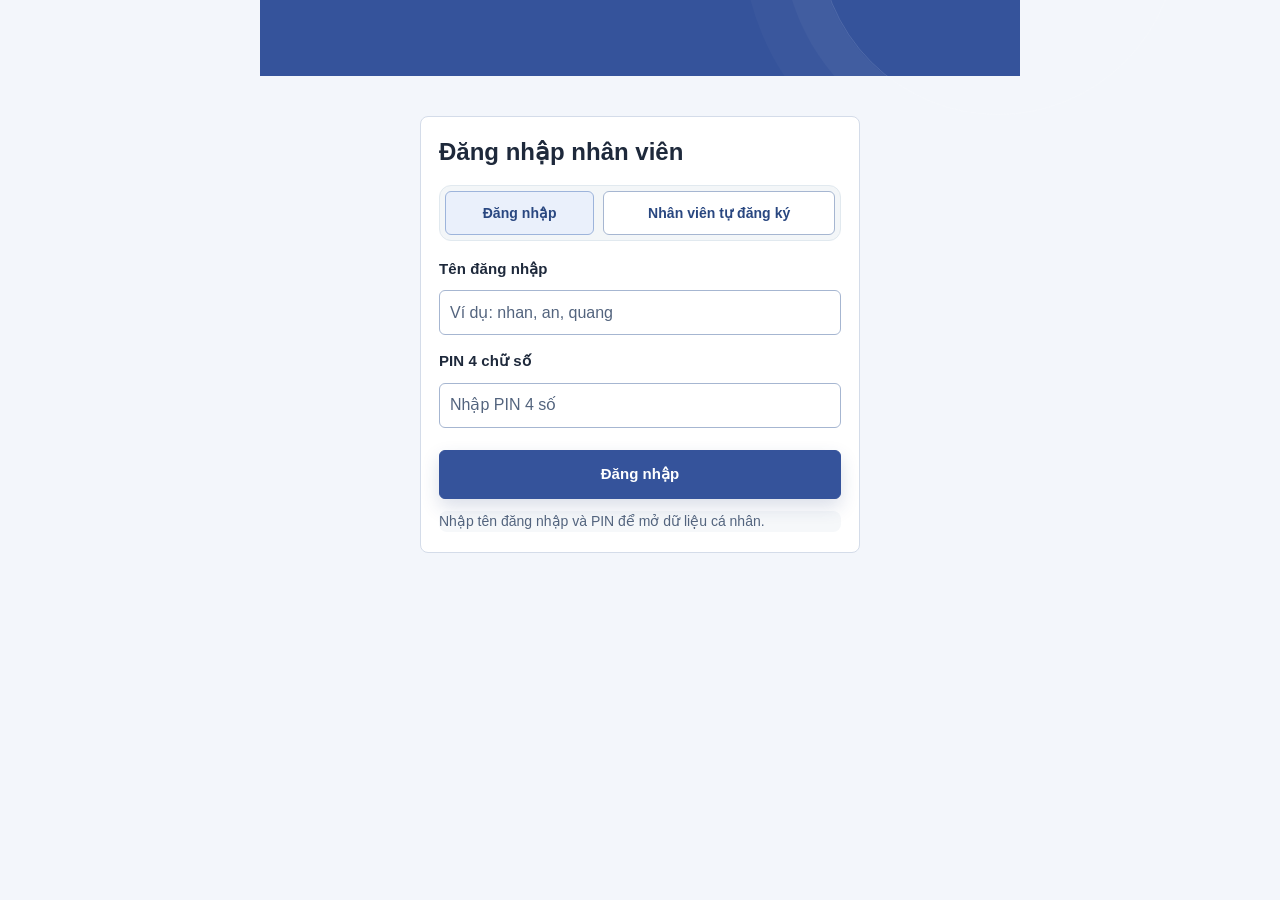
<file: don-khach.html>
<!doctype html>
<html lang="vi">
<head>
<script>document.documentElement.classList.add("staff-auth-pending");</script>
<style>html.staff-auth-pending body{visibility:hidden}#globalStaffAuthBar{position:fixed;top:10px;right:12px;z-index:99999;display:flex;align-items:center;gap:9px;padding:7px 10px;border:1px solid #d8c99f;border-radius:10px;background:#171c2aee;color:#fff8e8;font:12px system-ui;box-shadow:0 4px 16px #0003}#globalStaffAuthBar button{border:1px solid #d8c99f;border-radius:7px;padding:6px 9px;background:#3d455c;color:#fff8e8;font-weight:700;cursor:pointer}.photo-cell{text-align:center;min-width:42px}.photo-mini{padding:4px 7px!important;min-width:32px;height:30px;border-radius:7px;font-size:15px;line-height:1}.photo-mini:hover{transform:scale(1.06)}#photoDialog{width:min(560px,94vw);border:0;border-radius:16px;padding:18px;box-shadow:0 18px 60px #0004}#photoDialog::backdrop{background:#151923cc}.photo-grid{display:grid;grid-template-columns:repeat(auto-fill,minmax(105px,1fr));gap:9px;margin-top:12px}.photo-grid img{width:100%;height:105px;object-fit:cover;border-radius:9px}.photo-actions{display:flex;gap:8px;flex-wrap:wrap;margin:12px 0}.photo-actions button,.photo-actions label{display:inline-flex;align-items:center;justify-content:center;padding:9px 12px;border-radius:9px;cursor:pointer;background:#38466c;color:#fff;border:0;font:inherit}.photo-actions label.secondary{background:#eff0f3;color:#2f364a}.photo-meta{font-size:12px;color:#667085;margin-top:4px}
</style>
<script type="module" id="global-staff-pin-gate">
const API="https://xyhvgttywjleirsiabve.supabase.co/functions/v1/staff-pin-auth";
const KEY="fasttrack_staff_pin_session_v1";
const PUBLISHABLE="sb_publishable_mM4JKOVatzvH8dfNHA92lw_s1Z-OMrP";
function stored(){try{return JSON.parse(localStorage.getItem(KEY)||"null")}catch{return null}}
function goLogin(){const next=location.pathname.split("/").pop()+location.search+location.hash;location.replace("index.html?next="+encodeURIComponent(next))}
async function call(action,token){const r=await fetch(API,{method:"POST",headers:{"Content-Type":"application/json","apikey":PUBLISHABLE,"Authorization":"Bearer "+token},body:JSON.stringify({action})});let d={};try{d=await r.json()}catch{}if(!r.ok)throw new Error(d.error||"Phiên đăng nhập không hợp lệ");return d}
(async()=>{
 const s=stored();
 if(!s?.token||!s.expiresAt||new Date(s.expiresAt).getTime()<=Date.now()){localStorage.removeItem(KEY);return goLogin()}
 try{
  const data=await call("load",s.token);
  const bar=document.createElement("div");bar.id="globalStaffAuthBar";
  const label=document.createElement("span");label.textContent="Tài khoản: "+(data.username||s.username||"nhân viên");
  const btn=document.createElement("button");btn.type="button";btn.textContent="Đăng xuất";
  btn.addEventListener("click",async()=>{btn.disabled=true;try{await call("logout",s.token)}catch{}localStorage.removeItem(KEY);sessionStorage.removeItem("fasttrack_sgn_booking_session_v1");localStorage.removeItem("fasttrack_sgn_saved_review_history_v1");location.replace("index.html?loggedout=1&v=login-20261128b")});
  bar.append(label,btn);document.body.appendChild(bar);
  document.documentElement.classList.remove("staff-auth-pending");
 }catch(e){localStorage.removeItem(KEY);goLogin()}
})();
</script>
<meta charset="utf-8"><meta name="viewport" content="width=device-width,initial-scale=1">
<title>ĐÓN KHÁCH | FAST TRACK SGN</title>


<style id="vietnamese-font-fix">
html,body{font-family:Arial,"Segoe UI",Tahoma,sans-serif!important}
body,body *{font-family:Arial,"Segoe UI",Tahoma,sans-serif!important}
input,select,textarea,button{font-family:Arial,"Segoe UI",Tahoma,sans-serif!important;font-synthesis:none}
</style>





<link rel="stylesheet" href="assets/css/shared-layout.css?v=blue-20261128">
<link rel="stylesheet" href="assets/css/shared-visual.css?v=blue-20261128">


<style id="ft-black-gold-application-shell">
:root{--ft-bg:#0b0b0b;--ft-panel:#171717;--ft-panel2:#1d1d1d;--ft-gold:#b89b5e;--ft-gold-hi:#dcc58a;--ft-text:#f5f0e6;--ft-muted:#a7a29a;--ft-line:#34312a;--ft-side:258px}
html,body{background:var(--ft-bg)!important;color:var(--ft-text)!important;font-family:Manrope,Arial,sans-serif!important}
body{margin:0!important;min-height:100vh!important;font-size:13px!important}
.ft-app{min-height:100vh!important}
.ft-sidebar{position:fixed!important;inset:0 auto 0 0!important;width:var(--ft-side)!important;z-index:1001!important;display:flex!important;flex-direction:column!important;background:#10100f!important;border-right:1px solid var(--ft-line)!important;transition:width .2s ease,transform .2s ease!important}
.ft-brand{height:70px!important;min-height:70px!important;display:flex!important;align-items:center!important;gap:12px!important;padding:0 19px!important;border-bottom:1px solid var(--ft-line)!important;text-decoration:none!important;color:var(--ft-text)!important}
.ft-brand-mark{width:36px!important;height:36px!important;display:grid!important;place-items:center!important;border:1px solid #806b3f!important;border-radius:11px!important;background:linear-gradient(145deg,#292318,#171510)!important;color:var(--ft-gold-hi)!important;font-size:15px!important;font-weight:850!important}
.ft-brand-copy b{display:block!important;color:var(--ft-text)!important;font-size:12px!important;letter-spacing:1px!important}
.ft-brand-copy small{display:block!important;margin-top:2px!important;color:#8f887c!important;font-size:9px!important;letter-spacing:1.5px!important}
.ft-nav{flex:1!important;overflow:auto!important;padding:18px 12px!important}
.ft-nav-label{display:block!important;padding:12px 10px 6px!important;color:#777168!important;font-size:9px!important;font-weight:800!important;letter-spacing:1.5px!important}
.ft-nav-link{display:flex!important;align-items:center!important;gap:11px!important;min-height:41px!important;margin:2px 0!important;padding:8px 11px!important;border:1px solid transparent!important;border-radius:9px!important;background:transparent!important;color:#bdb7ac!important;text-decoration:none!important;font-size:12px!important;font-weight:650!important}
.ft-nav-link:hover{background:#1b1a17!important;color:var(--ft-text)!important}
.ft-nav-link.active{background:#292318!important;border-color:#57492d!important;color:var(--ft-gold-hi)!important}
.ft-nav-icon{width:19px!important;text-align:center!important;color:var(--ft-gold)!important;font-size:18px!important}
.ft-sidebar-foot{display:flex!important;align-items:center!important;gap:9px!important;padding:17px 21px!important;border-top:1px solid var(--ft-line)!important;color:var(--ft-muted)!important;font-size:10px!important}
.ft-status-dot{width:7px!important;height:7px!important;border-radius:50%!important;background:#57699b!important;box-shadow:0 0 9px #57699b66!important}
.ft-main{min-height:100vh!important;margin-left:var(--ft-side)!important;transition:margin-left .2s ease!important}
.ft-topbar{position:sticky!important;top:0!important;z-index:1000!important;height:70px!important;display:flex!important;align-items:center!important;gap:14px!important;padding:0 28px!important;background:#0d0d0cf2!important;border:0!important;border-bottom:1px solid var(--ft-line)!important;box-shadow:none!important;backdrop-filter:blur(14px)!important}
.ft-menu-toggle{width:36px!important;height:36px!important;min-height:36px!important;display:flex!important;flex-direction:column!important;justify-content:center!important;gap:4px!important;padding:8px!important;border:1px solid transparent!important;border-radius:9px!important;background:transparent!important}
.ft-menu-toggle:hover{background:#24221d!important;border-color:var(--ft-line)!important}
.ft-menu-toggle span{display:block!important;width:17px!important;height:1.5px!important;background:var(--ft-muted)!important}
.ft-top-context small{display:block!important;color:var(--ft-gold)!important;font-size:9px!important;font-weight:800!important;letter-spacing:1.3px!important}
.ft-top-context b{display:block!important;color:var(--ft-text)!important;font-size:13px!important;font-weight:750!important}
.ft-top-spacer{flex:1!important}
.ft-account-link{padding:8px 11px!important;border:1px solid var(--ft-line)!important;border-radius:8px!important;background:#171716!important;color:#d6cbb6!important;text-decoration:none!important;font-size:11px!important;font-weight:700!important}
.ft-account-link span{padding-left:7px!important;color:var(--ft-gold-hi)!important}
.ft-content{width:min(1420px,calc(100% - 56px))!important;max-width:1420px!important;margin:0 auto!important;padding:27px 0 32px!important}
.ft-content .home-hero{margin:0 0 19px!important;padding:25px 26px!important;border:1px solid var(--ft-line)!important;border-left:3px solid var(--ft-gold)!important;border-radius:14px!important;background:linear-gradient(120deg,#1b1915,#171717 70%)!important;box-shadow:0 12px 30px #0003!important}
.ft-content .hero-kicker{color:var(--ft-gold)!important;font-size:9px!important;letter-spacing:1.5px!important}
.ft-content .home-hero h2,.ft-content .intro h2{margin:4px 0 6px!important;padding:0!important;border:0!important;color:var(--ft-text)!important;font-size:25px!important;font-weight:800!important;letter-spacing:-.5px!important}
.ft-content .home-hero p,.ft-content .intro p{color:var(--ft-muted)!important;font-size:12px!important}
.ft-content #staffAuthPanel{width:min(100%,760px)!important;margin:0 auto 19px!important;padding:22px!important;border:1px solid #665638!important;border-top:2px solid var(--ft-gold)!important;border-radius:13px!important;background:#171715!important;box-shadow:0 10px 28px #0003!important;color:var(--ft-text)!important}
.ft-content #staffAuthPanel h2{margin:0 0 8px!important;padding:0!important;border:0!important;color:var(--ft-gold-hi)!important;font-size:19px!important}
.ft-content #staffAuthPanel p{color:#bdb6a9!important;font-size:12px!important}
.ft-content #staffAuthPanel label{color:#e3d8c3!important;font-size:12px!important}
.ft-content #staffAuthPanel input{min-height:43px!important;border:1px solid #4a453a!important;border-radius:8px!important;background:#0f0f0e!important;color:var(--ft-text)!important}
.ft-content #staffAuthPanel input:focus{border-color:var(--ft-gold)!important;box-shadow:0 0 0 3px #b89b5e20!important}
.ft-content #staffAuthPanel button,.ft-content #staffAuthPanel .auth-actions a{border:1px solid var(--ft-gold)!important;border-radius:8px!important;background:linear-gradient(135deg,#c5a96b,#a88a4e)!important;color:#17140e!important;font-weight:800!important}
.ft-content #staffAuthPanel button.secondary,.ft-content #staffAuthPanel button.ghost,.ft-content #staffAuthPanel .auth-actions button{border:1px solid #514a3b!important;background:#24221d!important;color:#e4d8c0!important}
.ft-content #staffAuthMessage{color:var(--ft-gold-hi)!important}
.ft-content .intro{margin:0 0 13px!important;padding:0!important;border:0!important;background:transparent!important;box-shadow:none!important}
.ft-content .intro h2{font-size:17px!important}
.ft-content .menu{grid-template-columns:repeat(3,minmax(0,1fr))!important;gap:13px!important}
.ft-content .item,.ft-content .item:nth-child(2),.ft-content .item:nth-child(3){min-height:175px!important;padding:18px!important;border:1px solid var(--ft-line)!important;border-top:2px solid var(--ft-gold)!important;border-radius:12px!important;background:var(--ft-panel)!important;box-shadow:none!important;color:var(--ft-text)!important}
.ft-content .item:hover{transform:translateY(-2px)!important;border-color:#77643e!important;background:#1c1b18!important}
.ft-content .item h3{color:var(--ft-text)!important;font-size:14px!important}
.ft-content .item p{color:var(--ft-muted)!important;font-size:11px!important}
.ft-content .icon{width:39px!important;height:39px!important;display:grid!important;place-items:center!important;border-radius:9px!important;background:#2a2419!important;color:var(--ft-gold-hi)!important}
.ft-content .go{color:var(--ft-gold-hi)!important;font-size:11px!important}
.ft-footer{margin:0!important;padding:16px 20px!important;border:0!important;border-top:1px solid var(--ft-line)!important;background:#10100f!important;color:#777168!important;text-align:center!important;font-size:9px!important;letter-spacing:.7px!important}
.ft-app.ft-collapsed .ft-sidebar{width:76px!important}
.ft-app.ft-collapsed .ft-main{margin-left:76px!important}
.ft-app.ft-collapsed .ft-brand{padding:0 20px!important}
.ft-app.ft-collapsed .ft-brand-copy,.ft-app.ft-collapsed .ft-nav-label,.ft-app.ft-collapsed .ft-nav-link>span:last-child,.ft-app.ft-collapsed .ft-sidebar-foot>span:last-child{display:none!important}
.ft-app.ft-collapsed .ft-nav-link{justify-content:center!important;padding:9px 0!important}
@media(max-width:900px){.ft-content .menu{grid-template-columns:repeat(2,minmax(0,1fr))!important}}
@media(max-width:680px){
 .ft-sidebar{width:min(286px,84vw)!important;transform:translateX(-105%)!important;box-shadow:20px 0 50px #0008!important}
 .ft-app.ft-mobile-open .ft-sidebar{transform:translateX(0)!important}
 .ft-main,.ft-app.ft-collapsed .ft-main{margin-left:0!important}
 .ft-app.ft-collapsed .ft-sidebar{width:min(286px,84vw)!important}
 .ft-app.ft-collapsed .ft-brand-copy,.ft-app.ft-collapsed .ft-nav-label,.ft-app.ft-collapsed .ft-nav-link>span:last-child,.ft-app.ft-collapsed .ft-sidebar-foot>span:last-child{display:block!important}
 .ft-app.ft-collapsed .ft-nav-link{justify-content:flex-start!important;padding:8px 11px!important}
 .ft-topbar{height:60px!important;padding:0 13px!important;gap:9px!important}
 .ft-content{width:calc(100% - 28px)!important;padding:18px 0 25px!important}
 .ft-content .home-hero{padding:19px!important}
 .ft-content .home-hero h2{font-size:21px!important}
 .ft-content #staffAuthPanel{padding:17px!important}
 .ft-content .menu{grid-template-columns:1fr!important}
 .ft-content .item{min-height:145px!important}
 .ft-account-link{font-size:10px!important;padding:7px 8px!important}
}
@media(prefers-reduced-motion:reduce){.ft-sidebar,.ft-main{transition:none!important}}

/* Legacy component compatibility: keep operational UI on the approved black-gold system. */
.ft-app,.ft-app *{font-family:Manrope,Arial,sans-serif!important}
.ft-content .panel,.ft-content .booking,.ft-content .review{
  border:1px solid var(--ft-line)!important;border-radius:13px!important;
  background:var(--ft-panel)!important;color:var(--ft-text)!important;
  box-shadow:0 8px 24px #0004!important
}
.ft-content .panel h2,.ft-content .booking h2,.ft-content .review h2{
  color:var(--ft-gold-hi)!important;border-color:var(--ft-line)!important
}
.ft-content .panel p,.ft-content .booking p,.ft-content .review p,
.ft-content .panel .hint,.ft-content .booking .hint,.ft-content .review .hint{
  color:var(--ft-muted)!important
}
.ft-content label{color:#ded6c6!important}
.ft-content input:not([type="checkbox"]):not([type="radio"]),
.ft-content select,.ft-content textarea{
  border:1px solid #494337!important;border-radius:8px!important;
  background:#10100f!important;color:var(--ft-text)!important;
  color-scheme:dark
}
.ft-content input::placeholder,.ft-content textarea::placeholder{color:#827d73!important}
.ft-content input:focus,.ft-content select:focus,.ft-content textarea:focus{
  border-color:var(--ft-gold)!important;outline:0!important;
  box-shadow:0 0 0 3px #b89b5e22!important
}
.ft-content button:not(:disabled):not(.secondary):not(.ghost):not(.danger):not(.btn-danger),
.ft-content .linkbtn:not(.secondary),.ft-content .back,.ft-content .hero-cta{
  border:1px solid var(--ft-gold)!important;border-radius:9px!important;
  background:linear-gradient(135deg,#c5a96b,#a88a4e)!important;
  color:#17140e!important;font-weight:800!important
}
.ft-content button.secondary,.ft-content button.ghost,.ft-content .ghost,
.ft-content .linkbtn.secondary{
  border:1px solid #514a3b!important;border-radius:9px!important;
  background:#24221d!important;color:#e4d8c0!important
}
.ft-content button.danger{
  border:1px solid #8c4545!important;border-radius:9px!important;
  background:#3a2020!important;color:#f0caca!important
}
.ft-content .tablewrap{
  border:1px solid var(--ft-line)!important;border-radius:11px!important;
  background:#121211!important;box-shadow:none!important
}
.ft-content table{background:#121211!important;color:var(--ft-text)!important}
.ft-content table th{
  background:#252219!important;color:var(--ft-gold-hi)!important;
  border-color:var(--ft-line)!important
}
.ft-content table td,.ft-content table tbody td{
  background:#171716!important;color:#e8e1d5!important;
  border-color:var(--ft-line)!important
}
.ft-content table tbody tr:nth-child(even) td{background:#1d1c19!important}
.ft-content table tbody tr:hover td{background:#29251c!important}


/* Semantic status colors: dark surfaces with clear success/warning/error contrast. */
.ft-content .status{
  background:#211f1a!important;color:#e8dfcc!important;
  border:1px solid #514a3b!important
}
.ft-content .status.good,.ft-content .pill.good{
  background:#1f2431!important;color:#b7c2df!important;border-color:#444f6c!important
}
.ft-content .status.warn,.ft-content .pill.warn{
  background:#352b18!important;color:#f0d18b!important;border-color:#806637!important
}
.ft-content .status.bad,.ft-content .pill.bad{
  background:#392020!important;color:#f0b9b9!important;border-color:#854848!important
}
.ft-content .count,.ft-content .pill,.ft-content .sectiontag,.ft-content .tag{
  background:#28251e!important;color:#e5d4ae!important;border:1px solid #514a3b!important
}
.ft-content :focus-visible{
  outline:2px solid var(--ft-gold-hi)!important;outline-offset:2px!important;
  box-shadow:0 0 0 3px #b89b5e24!important
}
.ft-content input[type="checkbox"],.ft-content input[type="radio"]{
  accent-color:var(--ft-gold)!important
}
</style>
<style id="ft-operations-theme-overrides">
/* Legacy operation components adapted to the shared black-and-champagne shell. */
.ft-content .panel,.ft-content .booking,.ft-content .review,.ft-content .staff,.ft-content .workspace-choice,.ft-content .archive-entry{
 background:#171717!important;color:#f5f0e6!important;border:1px solid #34312a!important;border-radius:13px!important;box-shadow:0 8px 24px #0004!important
}
.ft-content .panel:hover,.ft-content .workspace-choice:hover{border-color:#806b3f!important;box-shadow:0 10px 28px #0005!important}
.ft-content .panel h2,.ft-content .booking h2,.ft-content .review h2,.ft-content h2,.ft-content h3{color:#dcc58a!important}
.ft-content .panel h2,.ft-content .booking h2,.ft-content .review h2{border-color:#34312a!important}
.ft-content p,.ft-content .muted,.ft-content small,.ft-content .hint,.ft-content .description{color:#aaa49a!important}
.ft-content label,.ft-content .toolbar label,.ft-content .controls label{color:#d8cfbd!important}
.ft-content input:not([type=checkbox]):not([type=radio]),.ft-content select,.ft-content textarea{
 background:#10100f!important;color:#f5f0e6!important;border:1px solid #494337!important;border-radius:8px!important;box-shadow:none!important
}
.ft-content input::placeholder,.ft-content textarea::placeholder{color:#777168!important}
.ft-content input:focus,.ft-content select:focus,.ft-content textarea:focus{outline:none!important;border-color:#b89b5e!important;box-shadow:0 0 0 3px #b89b5e24!important}
.ft-content input[type=checkbox],.ft-content input[type=radio]{accent-color:#b89b5e}
.ft-content button,.ft-content .btn{
 border:1px solid #806b3f!important;border-radius:8px!important;background:linear-gradient(135deg,#c5a96b,#a88a4e)!important;color:#17140e!important;font-weight:750!important;box-shadow:none!important
}
.ft-content button.secondary,.ft-content button.ghost,.ft-content button.back,.ft-content .btn.secondary{
 border:1px solid #514a3b!important;background:#24221d!important;color:#e4d8c0!important
}
.ft-content button.danger,.ft-content button.delete,.ft-content .btn.danger{border-color:#854848!important;background:#492525!important;color:#f3d7d7!important}
.ft-content button:disabled{opacity:.48!important}
.ft-content .tablewrap,.ft-content .table-wrapper,.ft-content .table-responsive{max-width:100%!important;overflow:auto!important;border:1px solid #34312a!important;border-radius:10px!important;background:#141414!important}
.ft-content table{color:#e9e2d5!important;border-color:#34312a!important}
.ft-content th{background:#29251d!important;color:#dcc58a!important;border-color:#49402f!important}
.ft-content td{background:#171717!important;color:#e8e1d5!important;border-color:#34312a!important}
.ft-content tbody tr:nth-child(even) td{background:#1c1b18!important}
.ft-content tbody tr:hover td{background:#29251d!important}
.ft-content th:first-child,.ft-content td:first-child{background:#211f1a!important;color:#eee5d4!important}
.ft-content pre,.ft-content code{background:#111!important;color:#e8dfce!important;border-color:#403a2e!important}
.ft-content .workspace-choice{color:#f5f0e6!important}
.ft-content .workspace-choice strong,.ft-content .workspace-choice .workspace-copy strong{color:#dcc58a!important}
.ft-content .workspace-choice small,.ft-content .workspace-arrow{color:#aaa49a!important}
.ft-content .status,.ft-content .badge{border-color:#514a3b!important}
#globalStaffAuthBar{top:80px!important;right:18px!important;z-index:1100!important;background:#171716!important;border:1px solid #806b3f!important;color:#f5f0e6!important;box-shadow:0 8px 24px #0007!important}
#globalStaffAuthBar button{border:1px solid #806b3f!important;border-radius:7px!important;background:#29251d!important;color:#dcc58a!important}
.ft-content #cloudAccountBar{position:relative!important;inset:auto!important;right:auto!important;top:auto!important;bottom:auto!important;display:flex!important;width:max-content!important;max-width:100%!important;margin:0 0 14px auto!important;box-sizing:border-box!important;background:#171716!important;border:1px solid #806b3f!important;color:#f5f0e6!important}
.ft-content #cloudAccountBar[hidden]{display:none!important}
.ft-content #cloudAccountBar button{border:1px solid #806b3f!important;background:#29251d!important;color:#dcc58a!important}
@media(max-width:680px){
 #globalStaffAuthBar{top:68px!important;right:10px!important;max-width:calc(100vw - 20px)!important}
 .ft-content .toolbar,.ft-content .controls{gap:9px!important}
 .ft-content table{min-width:680px}
}


/* Responsive operational layouts: keep wide data inside its own scroll region. */
.ft-content,.ft-content *{box-sizing:border-box}
.ft-content{min-width:0;max-width:100%}
.ft-content .tablewrap,.ft-content .table-wrapper,.ft-content .table-responsive{
  display:block;width:100%;max-width:100%;min-width:0;overflow-x:auto!important;overflow-y:auto!important;
  -webkit-overflow-scrolling:touch;overscroll-behavior-x:contain;scrollbar-gutter:stable
}
.ft-content table{width:100%;max-width:none}
.ft-content input:not([type=checkbox]):not([type=radio]),
.ft-content select,.ft-content textarea{max-width:100%;min-width:0}
.ft-content textarea{width:100%;resize:vertical}
.ft-content .fields>* ,.ft-content .grid>*{min-width:0;max-width:100%}
.ft-content .toolbar,.ft-content .controls{min-width:0;max-width:100%}
.ft-content .toolbar>*,.ft-content .controls>*{min-width:0;max-width:100%}
@media(max-width:680px){
  .ft-content .fields{grid-template-columns:minmax(0,1fr)!important}
  .ft-content .toolbar{grid-template-columns:minmax(0,1fr)!important;align-items:stretch!important}
  .ft-content .controls{display:flex!important;flex-wrap:wrap!important;align-items:stretch!important}
  .ft-content .controls>*{flex:1 1 100%!important;width:100%;min-width:0!important}
  .ft-content .toolbar button,.ft-content .controls button{width:100%;min-width:0!important}
  .ft-content .tablewrap,.ft-content .table-wrapper,.ft-content .table-responsive{
    max-height:65vh;overflow-x:auto!important;overflow-y:auto!important
  }
  .ft-content table{min-width:680px}
  .ft-content #schedule{min-width:980px}
  .ft-content #cloudAccountBar{width:100%!important;margin:0 0 12px!important;flex-wrap:wrap!important}
  .ft-content .panel{min-width:0}
}
@media(max-width:380px){
  .ft-content{width:calc(100% - 20px)!important}
  .ft-content .panel{padding:12px!important}
  .ft-content th,.ft-content td{padding:7px 8px!important}
}

</style>

<link rel="stylesheet" href="assets/css/shared-mobile-contrast.css?v=blue-20261128">

<link rel="stylesheet" href="assets/css/shared-ui.css?v=blue-20261128">
<link rel="stylesheet" href="assets/css/complete-redesign.css?v=blue-20261128">
<style id="sidebar-logout-style">
.ft-sidebar-logout{width:calc(100% - 24px)!important;margin:8px 12px 14px!important;text-align:left!important;cursor:pointer!important;color:#e4c9a0!important;border:1px solid #574735!important;background:#211d17!important}
.ft-sidebar-logout:hover{background:#38251f!important;border-color:#8a5947!important;color:#fff0dc!important}
.ft-sidebar-logout .ft-nav-icon{color:#d5a078!important}
.ft-app.ft-collapsed .ft-sidebar-logout{width:52px!important;justify-content:center!important;margin:8px 12px 14px!important;padding:9px 0!important}
@media(max-width:680px){.ft-sidebar-logout{width:calc(100% - 24px)!important}.ft-app.ft-collapsed .ft-sidebar-logout{width:calc(100% - 24px)!important;justify-content:flex-start!important;padding:8px 11px!important}}
</style>

<style id="don-khach-clear-role-palette">
/* Page-specific operational palette: separate functional areas without repeating one accent color. */
#ftApp{--dk-ink:#172b45;--dk-muted:#58677b;--dk-line:#d5dee8;--dk-paper:#ffffff;--dk-canvas:#edf1f5;--dk-blue:#285b83;--dk-teal:#3a4a74;--dk-amber:#9a6818;--dk-red:#a33b3b}
html,body{background:var(--dk-canvas)!important;color:var(--dk-ink)!important}
#ftApp .ft-sidebar{background:#17283b!important;border-right:1px solid #263c53!important}
#ftApp .ft-brand-mark{background:#203d56!important;border-color:#52718b!important;color:#e8f1f8!important}
#ftApp .ft-nav-link.active{background:#294b68!important;border-color:#52718b!important;color:#fff!important}
#ftApp .ft-nav-icon{color:#a8c3d8!important}
#ftApp .ft-topbar{background:#fff!important;border-bottom:1px solid var(--dk-line)!important;box-shadow:0 2px 8px #172b450d!important}
#ftApp .ft-top-context small{color:var(--dk-blue)!important}
#ftApp .ft-top-context b{color:var(--dk-ink)!important}
#ftApp .ft-account-link{background:#f4f7fa!important;border-color:var(--dk-line)!important;color:#29445f!important}
#ftApp .ft-account-link span{color:var(--dk-blue)!important}
#ftApp .ft-content{color:var(--dk-ink)!important}
#ftApp .ft-content main>section.panel{
 background:var(--dk-paper)!important;color:var(--dk-ink)!important;border:1px solid var(--dk-line)!important;
 border-radius:13px!important;box-shadow:0 3px 12px #172b4509!important;margin-bottom:16px!important
}
#ftApp .ft-content main>section.panel:nth-of-type(1){border-left:4px solid var(--dk-blue)!important}
#ftApp .ft-content main>section.panel:nth-of-type(2){background:#f8fafc!important;border-left:4px solid #718096!important}
#ftApp .ft-content main>section.panel:nth-of-type(3){background:#f4f5f8!important;border-left:4px solid var(--dk-teal)!important}
#ftApp .ft-content main>section.panel:nth-of-type(4){background:#f3f6fa!important;border-left:4px solid #527da5!important}
#ftApp .ft-content main>section.panel:nth-of-type(5){background:#faf8f2!important;border-left:4px solid #b28a43!important}
#ftApp .ft-content main>section.panel h2{color:var(--dk-ink)!important;border-color:var(--dk-line)!important}
#ftApp .ft-content main>section.panel p,
#ftApp .ft-content main>section.panel .hint,
#ftApp .ft-content main>section.panel small{color:var(--dk-muted)!important}
#ftApp .ft-content main>section.panel label{color:#34465d!important;font-weight:700!important}
#ftApp .ft-content input:not([type=checkbox]):not([type=radio]),
#ftApp .ft-content select,#ftApp .ft-content textarea{
 background:#fff!important;color:#172b45!important;border:1px solid #bdcbd9!important;border-radius:8px!important;
 box-shadow:inset 0 1px 2px #172b4508!important
}
#ftApp .ft-content input::placeholder,#ftApp .ft-content textarea::placeholder{color:#78879a!important;opacity:1!important}
#ftApp .ft-content input:focus,#ftApp .ft-content select:focus,#ftApp .ft-content textarea:focus{
 border-color:#397ca7!important;box-shadow:0 0 0 3px #397ca71c!important
}
#ftApp .ft-content button,#ftApp .ft-content .btn{
 background:#285b83!important;border:1px solid #285b83!important;color:#fff!important;
 border-radius:8px!important;box-shadow:none!important;font-weight:750!important
}
#ftApp .ft-content button.secondary,#ftApp .ft-content button.ghost,#ftApp .ft-content button.back,#ftApp .ft-content .btn.secondary{
 background:#eef2f6!important;border:1px solid #c6d1dc!important;color:#29445f!important
}
#ftApp .ft-content button.danger,#ftApp .ft-content button.delete,#ftApp .ft-content .btn.danger{
 background:#fff1f0!important;border:1px solid #d99b97!important;color:#922f2b!important
}
#ftApp .ft-content .count{background:#e8eef4!important;border:1px solid #c8d4df!important;color:#29445f!important;font-weight:800!important}
#ftApp .ft-content .sectiontag{background:#e5e8f0!important;border:1px solid #c0c6d7!important;color:#313d5d!important;font-weight:800!important}
#ftApp .ft-content .tablewrap{background:#fff!important;border:1px solid #cbd5df!important;border-radius:9px!important}
#ftApp .ft-content table{background:#fff!important;color:#172b45!important;border-color:#d6dfe8!important}
#ftApp .ft-content th{background:#e8eef4!important;color:#263f59!important;border-color:#cbd5df!important}
#ftApp .ft-content td{background:#fff!important;color:#26384d!important;border-color:#dce4eb!important}
#ftApp .ft-content tbody tr:nth-child(even) td{background:#f5f8fa!important}
#ftApp .ft-content tbody tr:hover td{background:#eaf2f8!important}
#ftApp .ft-content th:first-child,#ftApp .ft-content td:first-child{background:#edf2f6!important;color:#203b55!important}
#ftApp .ft-content td select{min-width:125px!important}
#ftApp .ft-content .status{background:#edf2f6!important;border:1px solid #cbd5df!important;color:#29445f!important}
#ftApp .ft-content .status.ok{background:#ebedf4!important;border-color:#b4bbd0!important;color:#313c5b!important}
#ftApp .ft-content .status.warn{background:#fff5df!important;border-color:#e3c98d!important;color:#80530d!important}
#ftApp .ft-content .status.bad{background:#fff0ef!important;border-color:#e0aaa5!important;color:#8e302c!important}
#ftApp .ft-content :focus-visible{outline:2px solid #397ca7!important;outline-offset:2px!important}
#globalStaffAuthBar{background:#203d56ee!important;border:1px solid #52718b!important;color:#fff!important}
#globalStaffAuthBar button{background:#315c7c!important;border-color:#6f91aa!important;color:#fff!important}
#photoDialog{background:#fff!important;color:#172b45!important}
#photoDialog h3{color:#172b45!important}
@media(max-width:680px){
 #ftApp .ft-content{width:calc(100% - 24px)!important;padding:16px 0 24px!important}
 #ftApp .ft-content main>section.panel{padding:15px!important}
 #ftApp .ft-content main>section.panel h2{font-size:17px!important}
}
</style>

<style id="ft-simple-indigo-final">
:root{color-scheme:light;--ft-navy:#434da0;--ft-green:#434da0;--ft-bg:#fff;--ft-ink:#222;--ft-muted:#666;--ft-line:#ddd;--ft-shadow:none;--ft-radius:6px;--app-bg:#fff;--surface:#fff;--ink:#222;--muted:#666;--line:#ddd;--blue:#434da0;--blue-soft:#eef0f9;--radius:6px;--shadow:none}
html body,html body .ft-app,html body .ft-main,html body .ft-content{background:#fff!important;color:#222!important;font-family:Arial,sans-serif!important;text-shadow:none!important}
html body .ft-sidebar{background:#fff!important;border-color:#ddd!important;box-shadow:none!important}
html body .ft-topbar,html body header{background:#434da0!important;color:#fff!important;border:0!important;box-shadow:0 1px 3px #0002!important;backdrop-filter:none!important}
html body .ft-topbar *,html body header h1,html body header p{color:#fff!important;text-shadow:none!important}
html body .ft-topbar button,html body .ft-topbar a{background:transparent!important;border-color:#ffffff66!important;color:#fff!important;box-shadow:none!important}
html body .ft-menu-toggle span{background:#fff!important}
html body .ft-brand{background:#fff!important;border-color:#ddd!important}
html body .ft-brand-mark{background:#434da0!important;color:#fff!important;border:0!important}
html body .ft-brand-copy b,html body .ft-nav-link{color:#222!important}
html body .ft-brand-copy small,html body .ft-nav-label,html body .ft-sidebar-foot,html body .ft-nav-icon{color:#666!important}
html body .ft-nav-link{border-radius:0!important;background:transparent!important;box-shadow:none!important}
html body .ft-nav-link.active,html body .ft-nav-link:hover{background:#eef0f9!important;color:#434da0!important}
html body .ft-nav-link.active *{color:#434da0!important}
html body :is(.panel,.booking,.review,.staff,.workspace-choice,.intro,.home-hero,.item,.hero,.kv,.stat,.metric,#staffAuthPanel,dialog){background:#fff!important;color:#222!important;border:1px solid #ddd!important;border-radius:6px!important;box-shadow:none!important;text-shadow:none!important}
html body .home-hero{min-height:0!important;padding:20px!important;text-align:left!important}
html body :is(.home-hero,.intro,.panel,.booking,.review,.item)::before,html body :is(.home-hero,.intro,.panel,.booking,.review,.item)::after{content:none!important;display:none!important}
html body :is(h1,h2,h3,h4,label,.kv b,.stat b,.metric b,.hero h1,.hero p,.item h3){color:#222!important;text-shadow:none!important;-webkit-text-fill-color:currentColor!important}
html body :is(p,.hint,.muted,small,.sub,.kv small,.stat span,.metric span){color:#666!important;text-shadow:none!important}
html body .ft-topbar :is(b,small,span),html body header :is(h1,p){color:#fff!important}
html body :is(input:not([type=checkbox]):not([type=radio]),select,textarea){background:#fff!important;color:#222!important;border:1px solid #bbb!important;border-radius:5px!important;box-shadow:none!important;color-scheme:light!important}
html body :is(input,select,textarea):focus{outline:2px solid #434da0!important;outline-offset:0!important}
html body :is(button,.btn,.linkbtn,.hero-cta,.back){background:#434da0!important;color:#fff!important;-webkit-text-fill-color:currentColor!important;border:1px solid #434da0!important;border-radius:5px!important;box-shadow:none!important;text-shadow:none!important;transform:none!important}
html body :is(button,.btn,.linkbtn):is(.secondary,.ghost,.back){background:#fff!important;color:#434da0!important;border-color:#bbb!important}
html body button.danger{background:#fff!important;color:#222!important;border-color:#999!important}
html body .ft-topbar :is(button,a){background:transparent!important;color:#fff!important}
html body :is(.icon,.go,.hero-kicker){color:#434da0!important;background:none!important;box-shadow:none!important}
html body :is(.tablewrap,.table-wrapper,.table-responsive){background:#fff!important;border-color:#ddd!important;border-radius:5px!important;box-shadow:none!important}
html body table{background:#fff!important;color:#222!important}
html body table th{background:#eef0f9!important;color:#222!important;border-color:#ddd!important}
html body table tbody td{background:#fff!important;color:#222!important;border-color:#ddd!important}
html body table tbody tr:nth-child(even) td{background:#fafafa!important}
html body table tbody tr:hover td{background:#eef0f9!important}
html body :is(.status,.tag,.pill,.count,pre){background:#f5f5f5!important;color:#333!important;border-color:#ddd!important;text-shadow:none!important;box-shadow:none!important}
html body :is(.tag,.pill,.status).good{background:#eef0f9!important;color:#434da0!important}
html body :is(.tag,.pill,.status).bad{background:#eee!important;color:#222!important}
html body :is(.tag,.pill,.status).warn{background:#f5f5f5!important;color:#333!important}
html body :is(.ft-footer,footer){background:#fff!important;color:#666!important;border-top:1px solid #ddd!important}
html body #app #cards .table-tools{background:#fff!important;border-color:#ddd!important}
html body #app #cards .table-tools :is(span,b,button){color:#434da0!important;background:#fff!important}
html body #app #cards table.worktable thead th{background:#eef0f9!important;color:#222!important}
html body #app #cards table.worktable tbody td{background:#fff!important;color:#222!important}
html body #app #cards table.worktable tbody tr:nth-child(even) td{background:#fafafa!important}
html body #app #cards table.worktable tbody td .tag{background:#eef0f9!important;color:#303878!important;border-color:#c8cce6!important}
html body #app #cards table.worktable tbody td button{background:#fff!important;color:#434da0!important;border-color:#bbb!important}
html body #bookingMain .contact-links a.linkbtn,html body #bookingMain .actions a.linkbtn{background:#434da0!important;color:#fff!important;-webkit-text-fill-color:#fff!important;border-color:#434da0!important;box-shadow:none!important}
@media(max-width:680px){html body .ft-content{padding:12px 10px 24px!important}html body .ft-sidebar{width:min(78vw,300px)!important}html body .ft-topbar{height:auto!important;min-height:56px!important}html body .ft-nav-link{min-height:48px!important;font-size:15px!important}html body .menu{grid-template-columns:1fr!important}html body .menu .item{min-height:0!important;padding:15px!important}}
</style>
<style id="ft-responsive-components-v1">
html{box-sizing:border-box;-webkit-text-size-adjust:100%;background:#fff!important}
*,*::before,*::after{box-sizing:inherit}
[hidden]{display:none!important}
html body .ft-content{min-width:0!important;max-width:1440px!important;padding:24px clamp(12px,2.5vw,32px) 32px!important}
html body :is(.panel,.booking,.review,.staff,.workspace-choice,.kv,.metric,.stat,#staffAuthPanel){min-width:0!important;max-width:100%!important;border-radius:6px!important;box-shadow:none!important}
html body :is(.panel,.booking,.review,#staffAuthPanel){padding:clamp(14px,2vw,22px)!important;margin-bottom:16px!important}
html body :is(.controls,.toolbar,.actions,.dialog-actions,.auth-actions,.sticky-actions,.contact-links,.photo-actions,.saved-archive-filters){display:flex!important;flex-wrap:wrap!important;gap:10px!important;min-width:0!important;max-width:100%!important;align-items:center!important}
html body :is(.controls,.toolbar,.saved-archive-filters)>div{flex:1 1 180px;min-width:0!important;max-width:100%!important}
html body :is(.grid,.summary,.dialog-grid,.staffgrid,.fields){min-width:0!important;max-width:100%!important;gap:12px!important}
html body :is(.grid,.summary,.dialog-grid,.staffgrid,.fields)>*{min-width:0!important}
html body :is(button,.btn,.linkbtn,.back,.hero-cta){display:inline-flex;align-items:center;justify-content:center;gap:6px;min-height:40px!important;max-width:100%!important;padding:9px 14px!important;font-size:14px!important;font-weight:600!important;line-height:1.35!important;white-space:normal!important;overflow-wrap:anywhere;text-align:center!important;border-radius:5px!important;box-shadow:none!important;transition:background-color .12s ease!important}
html body :is(button,.btn,.linkbtn):not(:disabled):hover{filter:brightness(.94)!important;transform:none!important}
html body :is(button,a,input,select,textarea):focus-visible{outline:2px solid #434da0!important;outline-offset:2px!important}
html body :is(input:not([type=checkbox]):not([type=radio]),select,textarea){min-width:0!important;max-width:100%!important;min-height:42px!important;font-size:15px!important;line-height:1.4!important;padding:10px 12px!important}
html body input[type=date],html body input[type=time]{min-inline-size:0!important;max-inline-size:100%!important}
html body :is(input,textarea)::placeholder{color:#777!important;opacity:1!important}
html body :is(pre,.bodytext,.subject){max-width:100%!important;white-space:pre-wrap!important;overflow-wrap:anywhere!important}
html body dialog{width:min(680px,calc(100% - 24px))!important;max-height:90dvh!important;overflow:auto!important;padding:18px!important}
html body dialog::backdrop{background:#0006!important}
html body :is(.tablewrap,.table-wrapper,.table-responsive){min-width:0!important;max-width:100%!important;overflow-x:auto!important}
html body #app #cards .table-tools{display:flex!important;flex-wrap:wrap!important;align-items:center!important;gap:8px!important;padding:10px!important}
html body #app #cards .table-tools button{min-width:40px!important;min-height:40px!important;padding:6px 12px!important}
html body #app #cards table.worktable :is(td,th){overflow-wrap:normal!important}
html body #app #cards table.worktable input{width:100%!important;min-width:0!important;max-width:100%!important;padding:4px!important}
html body #app #cards table.worktable button{min-height:32px!important;padding:5px 8px!important}
html body .ft-menu-toggle{min-width:44px!important;min-height:44px!important;padding:8px!important}
@media(max-width:680px){
html body .ft-content{padding:12px 10px 24px!important}
html body :is(.panel,.booking,.review,#staffAuthPanel){padding:14px!important;margin-bottom:12px!important}
html body :is(.controls,.toolbar,.saved-archive-filters)>div{flex:1 1 100%!important}
html body :is(.grid,.summary,.staffgrid,.dialog-grid){grid-template-columns:repeat(2,minmax(0,1fr))!important}
html body .dialog-grid{grid-template-columns:minmax(0,1fr)!important}
html body :is(button,.btn,.linkbtn,.back,.hero-cta){min-height:44px!important}
html body :is(.actions,.contact-links,.auth-actions,.dialog-actions)>:is(button,a){flex:1 1 125px!important}
html body :is(input:not([type=checkbox]):not([type=radio]),select,textarea){font-size:16px!important;min-height:44px!important}
html body #app #cards table.worktable input{min-height:32px!important;font-size:14px!important}
html body #app #cards table.worktable button{min-height:32px!important}
html body .ft-top-context{min-width:0!important}
html body .ft-top-context b{white-space:normal!important;overflow-wrap:anywhere!important}
}
@media(max-width:360px){html body :is(.grid,.summary,.staffgrid){grid-template-columns:minmax(0,1fr)!important}}
</style>
<style id="ft-flat-layout">
html body .ft-app{display:block!important;min-height:100vh!important}
html body .ft-main{margin:0!important;width:100%!important;min-width:0!important}
html body .ft-topbar{position:sticky!important;top:0!important;z-index:100!important;display:flex!important;align-items:center!important;gap:12px!important;min-height:60px!important;padding:8px 16px!important;border-radius:0!important}
html body .ft-top-context small{display:none!important}
html body .ft-top-context b{font-size:19px!important;font-weight:500!important}
html body .ft-nav-label:not([hidden]),html body .ft-sidebar-foot,html body .ft-brand-copy small{display:none!important}
html body .ft-brand{padding:24px 16px!important;display:flex!important;flex-direction:column!important;align-items:center!important;gap:12px!important}
html body .ft-brand-mark{width:64px!important;height:64px!important;border-radius:50%!important}
html body .ft-nav{padding:0!important;gap:0!important}
html body .ft-nav-link{padding:14px 18px!important;min-height:50px!important;font-size:16px!important;font-weight:400!important;border:0!important}
html body .ft-content{width:100%!important;max-width:none!important;margin:0!important;padding:20px!important}
html body .ft-content :is(main,.wrap,#bookingMain){width:100%!important;max-width:none!important;margin:0!important}
html body .ft-content :is(.panel,.review,.booking,.hero,.intro,.home-hero){border:0!important;border-bottom:1px solid #ddd!important;border-radius:0!important;padding:16px 0!important;margin:0 0 16px!important}
html body .ft-content :is(h1,h2,h3){font-weight:500!important;letter-spacing:0!important;text-transform:none!important}
html body .ft-content h1{font-size:26px!important}
html body .ft-content h2{font-size:20px!important;border:0!important;padding:0!important}
html body .ft-content :is(h1,h2,h3)::before{display:none!important;content:none!important}
html body .ft-content .summary{display:flex!important;flex-wrap:wrap!important;gap:0!important;border-bottom:1px solid #ddd!important}
html body .ft-content :is(.stat,.metric){flex:1 1 110px!important;border:0!important;border-right:1px solid #ddd!important;border-radius:0!important;padding:8px 12px!important}
html body .ft-content :is(.stat,.metric) b{font-size:20px!important;font-weight:500!important}
html body .ft-content .menu{display:block!important}
html body .ft-content .menu .item{display:grid!important;grid-template-columns:40px 1fr auto!important;align-items:center!important;gap:12px!important;min-height:64px!important;padding:12px 4px!important;border:0!important;border-bottom:1px solid #ddd!important;border-radius:0!important}
html body .ft-content .menu .item :is(p,.go){display:none!important}
html body .ft-content .menu .item h3{margin:0!important;font-size:16px!important}
html body .ft-content .menu .item .icon{margin:0!important}
html body .ft-content .menu .item::after{content:"›"!important;display:block!important;position:static!important;color:#666!important;background:none!important}
html body .workspace-switcher{display:flex!important;gap:0!important;border-bottom:1px solid #ddd!important;margin-bottom:16px!important}
html body .workspace-switcher .workspace-choice{flex:1!important;min-width:0!important;display:flex!important;justify-content:center!important;padding:12px!important;border:0!important;border-radius:0!important;background:white!important}
html body .workspace-choice[aria-current=page]{border-bottom:3px solid #434da0!important}
html body .workspace-choice :is(.workspace-icon,.workspace-arrow,small){display:none!important}
html body .workspace-choice strong{font-size:14px!important;color:#434da0!important}
html body .ft-content .tablewrap{border-radius:3px!important}
html body .ft-content table th{background:#fff!important;border-bottom:1px solid #ccc!important;font-weight:600!important}
html body .ft-content table tbody tr:nth-child(even) td{background:#fff!important}
html body #app #cards table.worktable thead th{background:#fff!important}
html body #app #cards table.worktable tbody tr:nth-child(even) td{background:#fff!important}
@media(min-width:901px){html body .ft-main{width:calc(100% - 240px)!important;margin-left:240px!important}html body .ft-sidebar{width:240px!important}html body .ft-app:is(.sidebar-collapsed,.ft-sidebar-collapsed) .ft-main{width:100%!important;margin-left:0!important}}
@media(max-width:900px){html body .ft-main{margin:0!important;width:100%!important}html body .ft-content{padding:12px!important}html body .ft-topbar{flex-wrap:wrap!important;gap:6px!important;padding:6px 10px!important}html body .ft-top-context{flex:1!important}html body .ft-top-context b{font-size:17px!important}html body .ft-topbar .ft-top-spacer{display:none!important}html body .ft-topbar :is(.ft-account-link,.who){font-size:12px!important}html body .ft-content .summary{gap:0!important}}
</style>
<script src="assets/js/feature-activity.js"></script>
<style id="ft-reference-unified">
html body #ftApp #ftMain,html body #ftApp #ftMain .ft-content{background:#f3f6fb!important;color:#1e293b!important}
html body #ftApp #ftMain .ft-topbar{background:#35539b!important;color:#fff!important;display:flex!important;align-items:center!important;gap:12px!important;padding:8px 12px!important;min-height:64px!important;box-shadow:none!important;border:0!important;flex-wrap:wrap!important}
html body #ftApp #ftMain .ft-topbar .ft-top-context{flex:1 1 160px!important;min-width:0!important}
html body #ftApp #ftMain .ft-topbar .ft-top-context b{color:#fff!important;font-size:16px!important;font-weight:700!important;line-height:1.3!important;white-space:normal!important}
html body #ftApp #ftMain .ft-topbar .ft-menu-toggle{background:transparent!important;border:0!important;box-shadow:none!important;flex:0 0 32px!important;padding:4px!important}
html body #ftApp #ftMain .ft-topbar .ft-menu-toggle span{background:#fff!important}
html body #ftApp #ftMain .ft-topbar :is(a,button){color:#fff!important;background:transparent!important;box-shadow:none!important}
html body #ftApp #ftMain .ft-topbar .ft-top-spacer{display:none!important}
html body #ftApp #ftMain .ft-content{padding:16px 12px!important}
html body #ftApp #ftMain .ft-content :is(.panel,.booking,.review,.staff,.intro,.home-hero,.item,dialog){background:#fff!important;border:1px solid #d4dce9!important;border-radius:8px!important;box-shadow:none!important;padding:14px!important}
html body #ftApp #ftMain .ft-content :is(h1,h2,h3,label,.kv b){color:#1e293b!important;-webkit-text-fill-color:#1e293b!important;background:transparent!important;text-shadow:none!important;box-shadow:none!important}
html body #ftApp #ftMain .ft-content h2{font-size:20px!important;font-weight:700!important;margin:0 0 14px!important;padding:0!important;border:0!important}
html body #ftApp #ftMain .ft-content :is(h2,h3,label)::before,html body #ftApp #ftMain .ft-content :is(h2,h3,label)::after{content:none!important;display:none!important}
html body #ftApp #ftMain .ft-content label{font-size:15px!important;font-weight:600!important;padding:0!important;border:0!important}
html body #ftApp #ftMain .ft-content :is(input:not([type=checkbox]):not([type=radio]),textarea,select){background:#fff!important;color:#1e293b!important;border:1px solid #a6b6d1!important;border-radius:6px!important;box-shadow:none!important;font-size:16px!important;padding:10px!important;min-height:44px!important}
html body #ftApp #ftMain .ft-content input[readonly]{background:#f3f6fb!important}
html body #ftApp #ftMain .ft-content .hint{color:#53647e!important;font-size:14px!important;line-height:1.5!important}
html body #ftApp #ftMain .ft-content :is(button,.btn,.linkbtn):not(.secondary):not(.ghost):not(.danger){background:#35539b!important;color:#fff!important;border-color:#35539b!important;box-shadow:none!important}
html body #ftApp #ftMain .ft-content :is(button,.btn,.linkbtn):is(.secondary,.ghost){background:#fff!important;color:#294780!important;border-color:#a6b6d1!important;box-shadow:none!important}
html body #ftApp #ftSidebar{background:#fff!important;color:#1e293b!important}
html body #ftApp #ftSidebar .ft-nav-link{color:#1e293b!important;background:transparent!important;box-shadow:none!important}
html body #ftApp #ftSidebar .ft-nav-link.active{background:#eaf0fb!important;color:#294780!important}
html body #ftApp #ftSidebar .ft-nav-link span{color:inherit!important}
html body #ftApp #ftMain #cards table.worktable input{min-height:28px!important;font-size:inherit!important;padding:4px!important}
html body #ftApp #ftMain #cards table.worktable button{min-height:28px!important;font-size:inherit!important;padding:4px 8px!important}
@media(max-width:680px){html body #ftApp #ftMain .ft-content .controls>div{flex:1 1 100%!important;min-width:0!important}html body #ftApp #ftMain .ft-content{padding:12px!important}}
</style>
<style>[data-manager-schedule][hidden]{display:none!important}</style>
<style id="ft-sidebar-reference-final">
html body #ftApp #ftSidebar{background:#fff!important;color:#1e293b!important;padding:0!important;overflow-y:auto!important;box-shadow:none!important}
html body #ftApp #ftSidebar .ft-brand{position:relative!important;inset:auto!important;display:flex!important;flex-direction:row!important;align-items:center!important;justify-content:flex-start!important;gap:12px!important;height:auto!important;min-height:76px!important;padding:16px 14px!important;margin:0!important;border:0!important;transform:none!important}
html body #ftApp #ftSidebar .ft-brand-mark{position:static!important;transform:none!important;flex:0 0 40px!important;width:40px!important;height:40px!important;border-radius:50%!important;background:#35539b!important;color:white!important;margin:0!important}
html body #ftApp #ftSidebar .ft-brand-copy{position:static!important;transform:none!important;min-width:0!important;margin:0!important}
html body #ftApp #ftSidebar .ft-brand-copy b{font-size:15px!important;letter-spacing:0!important;color:#1e293b!important;white-space:normal!important}
html body #ftApp #ftSidebar .ft-nav{position:static!important;display:flex!important;flex-direction:column!important;gap:0!important;padding:0 8px!important;margin:0!important;transform:none!important}
html body #ftApp #ftSidebar .ft-nav-link{position:static!important;display:flex!important;align-items:center!important;gap:12px!important;min-height:48px!important;padding:12px 14px!important;margin:0!important;border:0!important;border-radius:5px!important;font-size:16px!important;font-weight:400!important;color:#1e293b!important;background:transparent!important;transform:none!important}
html body #ftApp #ftSidebar .ft-nav-link.active{background:#eaf0fb!important;color:#294780!important;font-weight:700!important}
html body #ftApp #ftSidebar .ft-nav-icon{flex:0 0 22px!important;width:22px!important;text-align:center!important;color:#35539b!important}
html body #ftApp #ftSidebar [hidden],html body #ftApp #ftSidebar .ft-nav-label{display:none!important}
@media(max-width:900px){html body #ftApp #ftSidebar{width:min(72vw,300px)!important}}
</style>
<style id="sidebar-profile-centered">
html body #ftApp #ftSidebar .ft-brand{flex-direction:column!important;justify-content:center!important;align-items:center!important;gap:12px!important;padding:24px 12px 20px!important;height:auto!important;min-height:0!important;text-align:center!important}
html body #ftApp #ftSidebar .ft-brand-mark{flex:0 0 176px!important;width:176px!important;height:176px!important;min-width:176px!important;border-radius:50%!important;overflow:hidden!important;font-size:28px!important}
html body #ftApp #ftSidebar .ft-brand-copy{width:100%!important;text-align:center!important}
html body #ftApp #ftSidebar .ft-brand-copy b{font-size:20px!important;font-weight:700!important;line-height:1.3!important;overflow-wrap:anywhere!important;text-align:center!important}
html body #ftApp.ft-collapsed #ftSidebar .ft-brand-mark{width:40px!important;height:40px!important;min-width:40px!important;flex-basis:40px!important}
@media(max-width:900px){html body #ftApp.ft-collapsed #ftSidebar .ft-brand-mark{width:176px!important;height:176px!important;min-width:176px!important;flex-basis:176px!important}}
</style>
<style id="ft-operations-menu-color">#ftSidebar .ft-operations-toggle,#ftSidebar .ft-operations-toggle[aria-expanded="true"]{background:transparent!important;color:#1e293b!important;box-shadow:none!important;font-weight:400!important}#ftSidebar .ft-operations-toggle:hover{background:#f0f4fb!important;color:#1e293b!important}#ftSidebar .ft-operations-toggle .ft-nav-icon,#ftSidebar .ft-operations-chevron{color:inherit!important}</style>
</head>
<body>
<div class="ft-app" id="ftApp">
<aside class="ft-sidebar" id="ftSidebar" aria-label="Điều hướng chính">
 <a class="ft-brand" href="index.html"><span class="ft-brand-mark">FT</span><span class="ft-brand-copy"><b>FAST TRACK SGN</b><small>EXECUTIVE OPERATIONS</small></span></a>
 <nav class="ft-nav"><span class="ft-nav-label">WORKSPACE</span><span class="ft-nav-label">BOOKING MANAGEMENT</span><a class="ft-nav-link" href="soan-booking.html"><span class="ft-nav-icon">▤</span><span>Soạn Booking</span></a>
<a class="ft-nav-link" hidden style="display:none!important" data-domestic-manager href="loc-khach-quoc-noi.html"><span class="ft-nav-icon">≡</span><span>Lọc khách quốc nội</span></a>
  <a class="ft-nav-link" href="goi-y-phan-hoi.html"><span class="ft-nav-icon">✦</span><span>Gợi ý phản hồi tin nhắn</span></a><button type="button" class="ft-operations-toggle" id="ftOperationsToggle" aria-expanded="false" aria-controls="ftOperationsChildren"><span class="ft-nav-icon" aria-hidden="true">▦</span><span>Vận hành</span><span class="ft-operations-chevron" aria-hidden="true">⌄</span></button><div id="ftOperationsChildren" class="ft-operations-children" hidden><a class="ft-nav-link" href="ung-don-khach.html"><span class="ft-nav-icon">↙</span><span>Ứng dụng đón khách</span></a><a class="ft-nav-link active" href="don-khach.html" aria-current="page"><span class="ft-nav-icon">↙</span><span>Đón khách</span></a></div><span class="ft-nav-label">PEOPLE & PLANNING</span><a class="ft-nav-link" href="xep-lich.html" hidden data-manager-schedule><span class="ft-nav-icon">▦</span><span>Xếp lịch</span></a><span class="ft-nav-label" id="staffManagementNavLabel" hidden>ADMINISTRATION</span><a class="ft-nav-link" id="staffManagementNav" href="quan-ly-tai-khoan.html" hidden><span class="ft-nav-icon">⚙</span><span>Quản lý tài khoản</span></a>
 <a class="ft-nav-link" href="index.html?settings=pin"><span class="ft-nav-icon" aria-hidden="true">⚿</span><span>Đổi mã PIN</span></a>
</nav><div class="ft-sidebar-foot"><span class="ft-status-dot"></span><span>Fast Track SGN</span></div>
 <button type="button" class="ft-nav-link ft-sidebar-logout" id="ftSidebarLogout" aria-label="Đăng xuất"><span class="ft-nav-icon" aria-hidden="true">↪</span><span>Đăng xuất</span></button>
</aside><div class="ft-main" id="ftMain"><header class="ft-topbar"><button class="ft-menu-toggle" id="ftMenuToggle" type="button" aria-label="Mở hoặc thu gọn menu" aria-controls="ftSidebar" aria-expanded="true"><span></span><span></span><span></span></button><div class="ft-top-context"><small>FAST TRACK SGN / OPERATIONS</small><b>Đón khách</b></div><div class="ft-top-spacer"></div><a class="ft-account-link" href="#raw">Khu vực xử lý booking <span>↗</span></a></header><div class="ft-content">
<main>
<div style="margin-bottom:12px"><a class="back" href="index.html">← Trang chủ</a></div>
<section class="panel">
<h2>1. Đồng bộ booking vào danh sách chung</h2>
<label for="raw">Dán dữ liệu booking (Excel / Google Sheets hoặc nội dung chi tiết copy từ booking)</label>
<textarea id="raw" placeholder="Dán trực tiếp dữ liệu booking đã copy (mỗi trường trên một dòng) hoặc bảng Excel/Google Sheets..."></textarea><div class="controls" style="margin-top:10px"><div><label for="serviceDate">Ngày phục vụ áp dụng cho danh sách dán từ Excel</label><input id="serviceDate" type="date"></div></div>
<div class="controls"><button id="import">Đồng bộ vào danh sách chung</button><button class="secondary" id="append">Thêm / cập nhật booking</button><button class="secondary" id="clearInput">Xóa ô nhập</button></div>
<p class="hint">Tự chuẩn hóa Agency, Flight, Name, Time, Type và nhân viên; tách ARRIVAL / DEPARTURE; sắp xếp theo giờ bay. Hỗ trợ bảng 9 cột, bảng 7 cột chuẩn và nội dung chi tiết booking dạng dọc (mỗi trường một dòng: Order, sân bay, chuyến bay, dịch vụ, ngày giờ, tên khách, nhân viên...).</p>
<div id="status" class="status">Chưa nạp dữ liệu.</div>
</section>
<section class="panel">
<div class="top"><h2>2. Bộ lọc danh sách</h2><span class="count" id="count">0 booking</span></div>
<div class="controls">
<div><label for="search">Tìm kiếm</label><input id="search" placeholder="Tên khách, chuyến bay, agency, order, nhân viên..."></div>
<div><label for="staffFilter">Nhân viên phụ trách</label><select id="staffFilter"><option value="">Tất cả nhân viên</option></select></div>
<div><label for="filterDate">Ngày phục vụ</label><input id="filterDate" type="date"></div>
<div><label for="statusFilter">Trạng thái đón</label><select id="statusFilter"><option value="">Tất cả trạng thái</option><option>Chưa phân công</option><option>Đã phân công</option><option>Đang đón</option><option>Đã đón</option><option>Không gặp khách</option></select></div>
<div style="flex:0 0 auto;min-width:auto"><button class="secondary" id="clearDate">Xóa lọc ngày</button></div>
</div>
<p class="hint">Chọn ngày phục vụ để lọc cả booking ĐÓN và TIỄN. NV phụ trách được cập nhật tại đây và đồng bộ sang danh sách chung; nhân viên trực tiếp thực hiện được ghi nhận riêng trong Ứng dụng đón khách.</p>
</section>
<section class="panel">
<div class="top"><h2><span class="sectiontag">ARRIVAL</span> Danh sách khách đón</h2><span class="count" id="arrivalCount">0 booking</span></div>
<div class="controls"><button id="copyArrival">Copy ARRIVAL</button><button class="secondary" id="exportArrival">Xuất ARRIVAL TSV</button></div><div id="arrivalFullLegend" class="hint" style="display:flex;gap:8px;flex-wrap:wrap;margin:10px 0"></div>
<div class="tablewrap"><table><thead><tr><th>Agency</th><th>Ống/Bãi</th><th>Flight</th><th>Name</th><th>Ngày</th><th>Giờ</th><th>Type</th><th>Order</th><th>NV phụ trách</th><th>Cập nhật lúc</th></tr></thead><tbody id="arrivalRows"></tbody></table></div>
</section>
<section class="panel">
<div class="top"><h2><span class="sectiontag">DEPARTURE</span> Danh sách khách tiễn</h2><span class="count" id="departureCount">0 booking</span></div>
<div class="controls"><button id="copyDeparture">Copy DEPARTURE</button><button class="secondary" id="exportDeparture">Xuất DEPARTURE TSV</button></div>
<div class="tablewrap"><table><thead><tr><th>Agency</th><th>Ống/Bãi</th><th>Flight</th><th>Name</th><th>Ngày</th><th>Giờ</th><th>Type</th><th>Order</th><th>NV phụ trách</th><th>Cập nhật lúc</th></tr></thead><tbody id="departureRows"></tbody></table></div>
</section>
<section class="panel"><div class="top"><h2>3. Sao chép / xuất toàn bộ</h2><div class="controls" style="margin:0"><button id="copyAll">Copy cả hai bảng</button><button class="secondary" id="exportAll">Xuất toàn bộ TSV</button><button class="danger" id="clearAll">Xóa toàn bộ danh sách</button></div></div></section>
</main>
</div></div></div>

<dialog id="photoDialog"><div style="display:flex;align-items:center;justify-content:space-between;gap:12px"><h3 style="margin:0">Ảnh booking</h3><button type="button" class="secondary" id="photoClose">Đóng</button></div><div id="photoBookingLabel" class="photo-meta"></div><input id="photoCamera" type="file" accept="image/jpeg,image/png,image/webp" capture="environment" style="position:absolute;width:1px;height:1px;opacity:0"><input id="photoLibrary" type="file" accept="image/jpeg,image/png,image/webp" style="position:absolute;width:1px;height:1px;opacity:0"><div class="photo-actions"><label for="photoCamera">📷 Chụp ảnh</label><label for="photoLibrary" class="secondary">Chọn từ thư viện</label><button type="button" id="photoUpload" disabled>Tải ảnh lên</button></div><div id="photoSelected" class="photo-meta">Chưa chọn ảnh</div><div id="photoList" class="photo-grid"></div><div id="photoStatus" class="photo-meta"></div></dialog>
<script>
"use strict";
const $=id=>document.getElementById(id), KEY="ta_se_co_arrival_list_v2";
let data=[];

const API="https://xyhvgttywjleirsiabve.supabase.co/functions/v1/staff-bookings";
const PUBLISHABLE="sb_publishable_mM4JKOVatzvH8dfNHA92lw_s1Z-OMrP";
const SESSION_KEY="fasttrack_staff_pin_session_v1";
function sessionToken(){try{return JSON.parse(localStorage.getItem(SESSION_KEY)||"null")?.token||""}catch{return ""}}
async function cloudCall(action,payload={}){const token=sessionToken();if(!token)throw new Error("Phiên đăng nhập không tồn tại. Vui lòng đăng nhập lại.");const r=await fetch(API,{method:"POST",headers:{"Content-Type":"application/json","apikey":PUBLISHABLE,"Authorization":"Bearer "+token},body:JSON.stringify({action,...payload})});let d={};try{d=await r.json()}catch{}if(!r.ok)throw new Error(d.error||"Không thể đồng bộ booking.");return d}
function fromCloud(b){return [b.agency||"",b.flight||"",b.guest_name||"",b.service_time||"",b.service_type||"",b.order_id||"",b.responsible_staff||"",b.service_date||"",b.status||"Chưa phân công",b.updated_at?new Date(b.updated_at).toLocaleString("vi-VN"):"",b.parking_gate||"",b.estimated_arrival_time||"",b.id,!!b.source_conflict];}
async function loadCloud(){ $("status").textContent="Đang tải danh sách booking chung…";const d=await cloudCall("list");data=(d.bookings||[]).map(fromCloud).filter(r=>/^Arrival|^Departure/i.test(r[4]));render();$("status").textContent="Đã đồng bộ "+data.length+" booking từ danh sách chung.";}
let photoBookingId=null,photoFile=null;
async function openPhoto(id){photoBookingId=id;photoFile=null;$("photoCamera").value="";$("photoLibrary").value="";$("photoUpload").disabled=true;$("photoSelected").textContent="Chưa chọn ảnh";$("photoStatus").textContent="Đang tải ảnh…";$("photoList").innerHTML="";$("photoDialog").showModal();const row=data.find(x=>x[12]===id);$("photoBookingLabel").textContent=row?[row[1],row[2],row[5]].filter(Boolean).join(" · "):"Booking";try{const d=await cloudCall("list_evidence",{id});$("photoList").innerHTML=(d.evidence||[]).map(x=>'<a href="'+esc(x.signed_url)+'" target="_blank" rel="noopener"><img src="'+esc(x.signed_url)+'" alt="Ảnh booking"></a>').join("");$("photoStatus").textContent=(d.evidence||[]).length+" ảnh đã lưu";}catch(e){$("photoStatus").textContent=e.message;}}
function selectPhoto(input){const file=input.files&&input.files[0];if(!file)return;(input.id==="photoCamera"?$("photoLibrary"):$("photoCamera")).value="";photoFile=file;$("photoSelected").textContent="Đã chọn: "+file.name+" ("+(file.size/1024/1024).toFixed(2)+" MB)";$("photoUpload").disabled=false;}
["arrivalRows","departureRows"].forEach(id=>$(id).addEventListener("click",e=>{const b=e.target.closest("[data-photo]");if(b)openPhoto(b.dataset.photo).catch(err=>$("status").textContent=err.message);}));
$("photoCamera").addEventListener("change",()=>selectPhoto($("photoCamera")));$("photoLibrary").addEventListener("change",()=>selectPhoto($("photoLibrary")));$("photoClose").addEventListener("click",()=>$("photoDialog").close());
$("photoUpload").addEventListener("click",async()=>{if(!photoFile||!photoBookingId)return;if(photoFile.size>10*1024*1024){$("photoStatus").textContent="Ảnh vượt quá giới hạn 10 MB.";return;}const b=$("photoUpload");b.disabled=true;$("photoStatus").textContent="Đang tải ảnh…";try{const fd=new FormData();fd.append("action","upload_evidence");fd.append("id",photoBookingId);fd.append("file",photoFile);const res=await fetch(API,{method:"POST",headers:{"apikey":PUBLISHABLE,"Authorization":"Bearer "+sessionToken()},body:fd});let d={};try{d=await res.json()}catch{}if(!res.ok)throw new Error(d.error||"Không tải được ảnh");photoFile=null;$("photoCamera").value="";$("photoLibrary").value="";$("photoSelected").textContent="Chưa chọn ảnh";const list=await cloudCall("list_evidence",{id:photoBookingId});$("photoList").innerHTML=(list.evidence||[]).map(x=>'<a href="'+esc(x.signed_url)+'" target="_blank" rel="noopener"><img src="'+esc(x.signed_url)+'" alt="Ảnh booking"></a>').join("");$("photoStatus").textContent="Đã lưu ảnh. Tổng cộng "+(list.evidence||[]).length+" ảnh.";}catch(e){$("photoStatus").textContent="Tải ảnh thất bại: "+e.message;}finally{b.disabled=!photoFile;}});
async function syncParsed(rows){const bookings=rows.map(r=>({agency:r[0],parking_gate:r[10]||null,estimated_arrival_time:r[11]||null,flight:r[1],guest_name:r[2],service_time:r[3],service_type:r[4],order_id:r[5],responsible_staff:r[6]||null,service_date:r[7]||$("serviceDate").value}));const d=await cloudCall("source_sync",{bookings});await loadCloud();return d;}

const HEAD=["Agency","Flight","Name","Date","Time","Type","Order","NV phụ trách","Trạng thái","Cập nhật lúc"];
const STAFF=["Tuấn Khanh","Minh Khoa","Văn Diệp","Việt Quang","Đông Hưng","Ngọc Dương","Ngọc Nhân","Thanh Hùng","Nhật Quang","Vũ Văn Bình","Trung An"];
const STATUSES=["Chưa phân công","Đã phân công","Đang đón","Đã đón","Không gặp khách"];
const clean=s=>String(s??"").replace(/^\uFEFF/,"").trim();
const esc=s=>String(s??"").replace(/[&<>"']/g,c=>({"&":"&amp;","<":"&lt;",">":"&gt;",'"':"&quot;","'":"&#39;"}[c]));
function normalizeAgency(v,notes){const a=clean(v),u=a.toUpperCase();if(/LINKCARE|VIETINBANK|\bUOB\b/.test(u))return "LINKCARE";if(/TÔ HÒA|TO HOA|TÔ QUÀ|TO QUA|URBOX/.test(u))return "URBOX";if(/VIETTEL/.test(u))return "VIETTEL";if(/CTRIP/.test(u))return "Ctrip";if(/DRAGON\s*PASS/.test(u))return "Dragon Pass";if(/KLOOK/.test(u))return "KLOOK";if(/TRIP\.COM/.test(u))return "Trip.com";if(/KKDAY/.test(u))return "KKday";if(/^SGN\s*[-–—]?\s*DỊCH VỤ$/i.test(a))return notes.find(x=>x)||"";return a;}
function normalizeFlight(v){return clean(v).replace(/[\s-]+/g,"").toUpperCase();}
function normalizeName(v){let n=clean(v).replace(/\s*,\s*\+\s*(\d+)$/," +$1");if(/\+\d+$/.test(n))return n.replace(/\s*\+\s*/," +");const parts=n.split(/\s*,\s*/).filter(Boolean);if(parts.length>1)return parts[0]+" +"+(parts.length-1);return n;}
function dateISO(v){const t=clean(v);let m=t.match(/^(\d{1,2})[\/-](\d{1,2})[\/-](\d{4})/);if(m)return m[3]+"-"+String(Number(m[2])).padStart(2,"0")+"-"+String(Number(m[1])).padStart(2,"0");m=t.match(/^(\d{4})-(\d{2})-(\d{2})/);return m?m[1]+"-"+m[2]+"-"+m[3]:"";}
function normalizeTime(v){let t=clean(v);if(!t)return "";let dated=t.match(/(?:^|\s)(\d{1,2}):(\d{2})(?:\s*$)/);if(dated)return String(Number(dated[1])).padStart(2,"0")+":"+dated[2];let m=t.match(/^(\d{1,2})[.:hH](\d{1,2})$/);if(m)return String(Number(m[1])).padStart(2,"0")+":"+String(Number(m[2])).padStart(2,"0");m=t.match(/^(\d{1,2}):(\d{1,2})$/);if(m)return String(Number(m[1])).padStart(2,"0")+":"+String(Number(m[2])).padStart(2,"0");return t;}
function agencyColor(agency){const colors=["#ffe3dc","#fff0c2","#e4e8f2","#e8eaf0","#eadfff","#ffe0f0","#d9f2f0","#f0e8d8","#d3d9eb","#f7e5e5","#f8dfc4","#dcdfe9"];const agencies=[...new Set(data.map(r=>r[0]||"Chưa rõ"))].sort();const index=agencies.indexOf(agency||"Chưa rõ");return colors[(index<0?0:index)%colors.length];}
function normalizeType(v){const t=clean(v).toLowerCase();if(!t)return "";const dep=/departure|tiễn/.test(t),domestic=/quốc nội|domestic/.test(t),full=/full|vip|thương gia|business/.test(t);if(dep)return full?"Departure FULL":domestic?"Departure Domestic":"Departure Kci";if(/arrival|đón/.test(t))return full?"Arrival FULL":"Arrival";return "";}
function normalizeStaff(v){let s=clean(v);if(!s||s==="_")return "";s=s.replace(/\+?\d[\d\s().-]{7,}/g,"").replace(/\bSGN\b/gi,"").replace(/^\s*[-–—]+\s*/,"").replace(/\s*[-–—]+\s*$/,"").trim();s=s.replace(/^(Mr\.?|Ms\.?|Mrs\.?|Miss\.?|Anh|Chị)\s+/i,"").trim();if(!s||/^dịch vụ(?:\s+fast track)?$/i.test(s))return "";const lower=s.toLocaleLowerCase("vi");if(lower.includes("hưng"))return "Đông Hưng";if(lower.includes("hùng"))return "Thanh Hùng";const key=lower.normalize("NFD").replace(/[\u0300-\u036f]/g,"").replace(/đ/g,"d").replace(/[^a-z]/g,"");const aliases=[["tuankhanh","Tuấn Khanh"],["minhkhoa","Minh Khoa"],["vandiep","Văn Diệp"],["vietquang","Việt Quang"],["donghung","Đông Hưng"],["ngocduong","Ngọc Dương"],["ngocnhan","Ngọc Nhân"],["thanhhung","Thanh Hùng"],["nhatquang","Nhật Quang"],["vuvanbinh","Vũ Văn Bình"],["trungan","Trung An"]];for(const [k,name] of aliases)if(key.includes(k))return name;if(key==="khanh")return "Tuấn Khanh";if(key==="khoa")return "Minh Khoa";if(key==="diep")return "Văn Diệp";if(key==="quang")return "Việt Quang";if(key==="hung")return "Đông Hưng";if(key==="duong")return "Ngọc Dương";if(key==="nhan")return "Ngọc Nhân";if(key==="binh")return "Vũ Văn Bình";if(key==="an")return "Trung An";return s;}
function parseVerticalRows(text){
 const lines=String(text||"").replace(/\r/g,"").split("\n").map(clean).filter(Boolean);
 const starts=[];
 for(let i=0;i<lines.length-1;i++){
   if(/^[A-Z0-9]{6,12}$/i.test(lines[i]) && /^(Tân Sơn Nhất|Tan Son Nhat)$/i.test(lines[i+1])) starts.push(i);
 }
 if(!starts.length)return [];
 const out=[];
 for(let k=0;k<starts.length;k++){
   const rec=lines.slice(starts[k],starts[k+1]??lines.length);
   // Cấu trúc booking chi tiết: Order, sân bay, chuyến bay, dịch vụ,
   // ngày giờ, tên khách, NV phụ trách, trạng thái..., số khách, ghi chú, Agency, phân hạng.
   if(rec.length<13)continue;
   const order=rec[0], flight=rec[2], service=rec[3], dateTime=rec[4], name=rec[5], staff=rec[6];
   if(!/^\d{1,2}\/\d{1,2}\/\d{4}\s+\d{1,2}:\d{2}$/.test(dateTime))continue;
   const type=normalizeType(service);
   if(!type)continue;
   // Agency luôn là dòng ngay trước phân hạng cuối (Thường/Cao cấp...).
   const agencyRaw=rec[rec.length-2];
   const notes=rec.slice(11,rec.length-2);
   const agency=normalizeAgency(agencyRaw,notes);
   out.push([agency,normalizeFlight(flight),normalizeName(name),normalizeTime(dateTime),type,order,normalizeStaff(staff),dateISO(dateTime),"Chưa phân công","","","", ""]);
 }
 return out;
}
function parseRows(text){
 const source=String(text??"").replace(/^\uFEFF/,"");
 // Dữ liệu copy dạng chi tiết booking: mỗi trường nằm trên một dòng riêng.
 const vertical=parseVerticalRows(source);
 if(vertical.length)return vertical;
 const lines=source.replace(/\r/g,"").split("\n").filter(x=>x.trim());
 const out=[];
 for(const line of lines){
   const c=line.split("\t").map(clean);
   if(!c.some(Boolean))continue;
   if(/^agency$/i.test(c[0]||""))continue;
   let a,f,n,tim,typ,ord,staff,notes=[];
   if(c.length>=9){a=c[0];notes=[c[1],c[2]];f=c[3];n=c[4];typ=c[5];tim=c[6];ord=c[7];staff=c[8];}
   else{[a,f,n,tim,typ,ord,staff]=c;}
   a=normalizeAgency(a,notes);f=normalizeFlight(f);n=normalizeName(n);tim=normalizeTime(tim);typ=normalizeType(typ);staff=normalizeStaff(staff);
   if(!a&&!f&&!n&&!typ&&!ord)continue;
   if(!typ){const raw=clean(c[5]||c[4]);typ=normalizeType(raw);}
   if(!typ)continue;
   const rawDate=c.length>=9?c[6]:c[3];
   out.push([a,f,n,tim,typ,clean(ord),staff,dateISO(rawDate||"")||$("serviceDate").value,"Chưa phân công","",clean(c.length>=9?c[1]:""),normalizeTime(c.length>=9?c[2]:"")]);
 }
 return out;
}
function mins(t){const m=String(t||"").match(/^(\d{2}):(\d{2})$/);return m?Number(m[1])*60+Number(m[2]):9999;}
function sorted(rows){return rows.slice().sort((a,b)=>mins(a[3])-mins(b[3])||a[1].localeCompare(b[1]));}
function filtered(){const q=$("search").value.toLowerCase(),s=$("staffFilter").value,d=$("filterDate").value,st=$("statusFilter").value;return data.filter(r=>(!q||r.join(" ").toLowerCase().includes(q))&&(!s||r[6]===s)&&(!d||r[7]===d)&&(!st||(r[8]||"Chưa phân công")===st));}
function rowsFor(type){return sorted(filtered().filter(r=>r[4].startsWith(type)));}
function tsv(rows){return [HEAD.join("\t"),...rows.map(r=>[r[0],r[1],r[2],r[7]||"",r[3],r[4],r[5],r[6],r[8]||"Chưa phân công",r[9]||""].map(v=>String(v??"").replace(/[\t\n]/g," ")).join("\t"))].join("\n");}
function renderTable(id,rows){
 const staffOptions=current=>'<option value="">Chưa phân công</option>'+[...new Set([...STAFF,...(current?[current]:[])])].map(s=>'<option value="'+esc(s)+'" '+(s===current?'selected':'')+'>'+esc(s)+'</option>').join("");
 const statusOptions=current=>STATUSES.map(s=>'<option '+(s===(current||"Chưa phân công")?'selected':'')+'>'+s+'</option>').join("");
 $(id).innerHTML=rows.length?rows.map(r=>{const full=id==="arrivalRows"&&r[4]==="Arrival FULL",bg=full?agencyColor(r[0]):"",idx=data.indexOf(r);return '<tr class="'+(full?"arrival-full-row":"")+'" style="'+(full?"background:"+bg:"")+'"><td>'+esc(r[0])+'</td><td>'+esc(r[10]||"—")+'</td><td>'+esc(r[1])+'</td><td>'+esc(r[2])+'</td><td>'+esc(r[7]||"Chưa có ngày")+'</td><td>'+esc(r[3])+'</td><td>'+esc(r[4])+'</td><td>'+esc(r[5])+'</td><td><select aria-label="Nhân viên phụ trách" data-staff="'+idx+'">'+staffOptions(r[6])+'</select></td><td>'+esc(r[9]||"—")+'</td></tr>';}).join(""):'<tr><td colspan="10" style="text-align:center;color:#6c6f77">Không có booking phù hợp với ngày / bộ lọc đã chọn.</td></tr>';
 document.querySelectorAll("[data-staff]").forEach(el=>el.addEventListener("change",async e=>{const row=data[Number(e.target.dataset.staff)];if(!row||!row[12])return;const old=row[6];row[6]=e.target.value;try{await cloudCall("update_responsible",{id:row[12],responsible_staff:row[6]});row[9]=new Date().toLocaleString("vi-VN");save();window.FTActivity?.record("don_khach",{kind:"nv_phu_trach"});$("status").textContent="Đã cập nhật NV phụ trách trên booking gốc.";}catch(err){row[6]=old;e.target.value=old;$("status").textContent=err.message;}}));

}
function render(){const arr=rowsFor("Arrival"),dep=rowsFor("Departure");$("count").textContent=filtered().length+" / "+data.length+" booking";$("arrivalCount").textContent=arr.length+" booking";$("departureCount").textContent=dep.length+" booking";const staffs=[...new Set([...STAFF,...data.map(r=>r[6]).filter(Boolean)])].sort();const old=$("staffFilter").value;$("staffFilter").innerHTML='<option value="">Tất cả nhân viên</option>'+staffs.map(s=>'<option value="'+esc(s)+'">'+esc(s)+'</option>').join("");$("staffFilter").value=staffs.includes(old)?old:"";renderTable("arrivalRows",arr);renderTable("departureRows",dep);const fullAgencies=[...new Set(arr.filter(r=>r[4]==="Arrival FULL").map(r=>r[0]||"Chưa rõ"))].sort();$("arrivalFullLegend").innerHTML=fullAgencies.map(a=>'<span style="display:inline-flex;align-items:center;gap:5px;background:'+agencyColor(a)+';padding:3px 8px;border-radius:6px;color:#263348">'+esc(a)+'</span>').join("");document.querySelectorAll("[data-index]").forEach(el=>el.addEventListener("change",e=>{data[Number(e.target.dataset.index)][6]=e.target.value.trim();save();}));}
function save(){render();}
function download(rows,name){try{if(!rows.length){$("status").textContent="Không có booking để xuất theo bộ lọc hiện tại.";return;}const content="\uFEFF"+tsv(rows).replace(/\n/g,"\r\n");const blob=new Blob([content],{type:"text/tab-separated-values;charset=utf-8"});const url=URL.createObjectURL(blob);const a=document.createElement("a");a.href=url;a.download=name+".tsv";a.style.display="none";document.body.appendChild(a);a.click();a.remove();setTimeout(()=>URL.revokeObjectURL(url),1500);$("status").textContent="Đang tải file "+name+".tsv ("+rows.length+" booking). Nếu chưa thấy file, kiểm tra mục Downloads hoặc quyền tải xuống của trình duyệt.";}catch(e){$("status").textContent="Xuất file thất bại: "+e.message;}}
async function copy(rows,label){try{await navigator.clipboard.writeText(tsv(rows));$("status").textContent="Đã sao chép "+label+" ("+rows.length+" booking).";}catch(e){$("status").textContent="Trình duyệt không cho phép sao chép tự động. Hãy thử mở trang bằng HTTPS.";}}
$("import").onclick=async()=>{const rows=parseRows($("raw").value);if(!rows.length){$("status").textContent="Không tìm thấy booking có Type hợp lệ.";return;}const missing=rows.filter(r=>!r[7]).length;if(missing){$("status").textContent="Có "+missing+" booking thiếu ngày phục vụ. Hãy bổ sung ngày trước khi đồng bộ.";return;}$("import").disabled=true;try{const d=await syncParsed(rows);window.FTActivity?.record("don_khach",{kind:"nhap_danh_sach"});$("status").textContent="Đã đồng bộ "+rows.length+" dòng. Booking mới: "+d.created+" · Đã cập nhật: "+d.updated+" · Cần rà soát: "+(d.conflicts||0)+"."; }catch(e){$("status").textContent=e.message;}finally{$("import").disabled=false;}};
$("append").onclick=async()=>{const rows=parseRows($("raw").value);if(!rows.length){$("status").textContent="Không tìm thấy booking hợp lệ để thêm.";return;}if(rows.some(r=>!r[7])){$("status").textContent="Có booking thiếu ngày phục vụ, chưa thể đồng bộ.";return;}$("append").disabled=true;try{const d=await syncParsed(rows);window.FTActivity?.record("don_khach",{kind:"them_danh_sach"});$("status").textContent="Đã thêm/cập nhật vào danh sách chung. Mới: "+d.created+" · Cập nhật: "+d.updated+" · Cần rà soát: "+(d.conflicts||0)+".";}catch(e){$("status").textContent=e.message;}finally{$("append").disabled=false;}};
$("clearInput").onclick=()=>{$("raw").value="";};
$("clearAll").hidden=true;
$("search").oninput=render;$("staffFilter").onchange=render;$("filterDate").onchange=render;$("statusFilter").onchange=render;$("clearDate").onclick=()=>{$("filterDate").value="";render();};
$("copyArrival").onclick=()=>copy(rowsFor("Arrival"),"ARRIVAL");$("copyDeparture").onclick=()=>copy(rowsFor("Departure"),"DEPARTURE");$("copyAll").onclick=()=>copy([...rowsFor("Arrival"),...rowsFor("Departure")],"toàn bộ danh sách");
$("exportArrival").onclick=()=>download(rowsFor("Arrival"),"arrival-fasttrack-sgn");$("exportDeparture").onclick=()=>download(rowsFor("Departure"),"departure-fasttrack-sgn");$("exportAll").onclick=()=>download([...rowsFor("Arrival"),...rowsFor("Departure")],"fasttrack-sgn");
$("serviceDate").value=new Date().toLocaleDateString("en-CA");loadCloud().catch(e=>{$("status").textContent=e.message;});setInterval(()=>{if(document.visibilityState==="visible"&&document.activeElement.id!=="raw"&&!document.querySelector("[data-staff]:focus"))loadCloud().catch(e=>{$("status").textContent=e.message;});},12000);
</script>

<script id="ft-shell-navigation">(()=>{const app=document.getElementById("ftApp"),toggle=document.getElementById("ftMenuToggle"),side=document.getElementById("ftSidebar");if(!app||!toggle||!side)return;
const mobile=window.matchMedia("(max-width: 680px)");
const sync=()=>toggle.setAttribute("aria-expanded",String(mobile.matches?app.classList.contains("ft-mobile-open"):!app.classList.contains("ft-collapsed")));
sync();
toggle.setAttribute("aria-controls","ftSidebar");
toggle.addEventListener("click",()=>{if(mobile.matches)app.classList.toggle("ft-mobile-open");else app.classList.toggle("ft-collapsed");sync();});
document.addEventListener("click",e=>{if(app.classList.contains("ft-mobile-open")&&!e.target.closest("#ftSidebar")&&!e.target.closest("#ftMenuToggle")){app.classList.remove("ft-mobile-open");sync();}});
document.addEventListener("keydown",e=>{if(e.key==="Escape"&&app.classList.contains("ft-mobile-open")){app.classList.remove("ft-mobile-open");sync();toggle.focus();}});
mobile.addEventListener("change",()=>{app.classList.remove("ft-mobile-open");sync();});
// Mobile edge swipe: preserve vertical scrolling and table gestures.
let swipe=null;
document.addEventListener("touchstart",e=>{
 if(!mobile.matches||e.touches.length!==1){swipe=null;return;}
 const t=e.touches[0],open=app.classList.contains("ft-mobile-open");
 if(side.getClientRects().length===0||(!open&&t.clientX>28)||(open&&!side.contains(e.target))||e.target.closest("input,textarea,select,[contenteditable=true]")){swipe=null;return;}
 swipe={x:t.clientX,y:t.clientY,open};
},{passive:true});
document.addEventListener("touchmove",e=>{
 if(!swipe||!mobile.matches||e.touches.length!==1)return;
 const t=e.touches[0],dx=t.clientX-swipe.x,dy=t.clientY-swipe.y;
 if(Math.abs(dy)>12&&Math.abs(dy)>Math.abs(dx)){swipe=null;return;}
 if(Math.abs(dx)>8&&Math.abs(dx)>Math.abs(dy)&&((!swipe.open&&dx>0)||(swipe.open&&dx<0))&&e.cancelable)e.preventDefault();
},{passive:false,capture:true});
document.addEventListener("touchcancel",()=>{swipe=null;},{passive:true});
document.addEventListener("touchend",e=>{
 const start=swipe;swipe=null;if(!start||!mobile.matches||e.changedTouches.length!==1)return;
 const t=e.changedTouches[0],dx=t.clientX-start.x,dy=t.clientY-start.y;
 if(Math.abs(dx)<65||Math.abs(dx)<Math.abs(dy)*1.5)return;
 if((!start.open&&dx>0)||(start.open&&dx<0)){app.classList.toggle("ft-mobile-open",!start.open);sync();}
},{passive:true});

})();</script>




<script id="sidebar-logout-action">
(()=>{const button=document.getElementById("ftSidebarLogout");if(!button)return;
button.addEventListener("click",()=>{const existing=document.getElementById("cloudSignOut")||document.querySelector("#globalStaffAuthBar button");if(existing){existing.click();return;}button.disabled=true;button.textContent="Đang đăng xuất…";});
})();
</script>
<script id="staff-management-nav-guard">
(()=>{const link=document.getElementById("staffManagementNav"),label=document.getElementById("staffManagementNavLabel");if(!link)return;
try{const saved=JSON.parse(localStorage.getItem("fasttrack_staff_pin_session_v1")||"null");if(!saved?.token)return;
const url="https://xyhvgttywjleirsiabve.supabase.co/functions/v1/staff-admin";
fetch(url,{method:"POST",headers:{"Content-Type":"application/json","apikey":"sb_publishable_mM4JKOVatzvH8dfNHA92lw_s1Z-OMrP","Authorization":"Bearer "+saved.token},body:JSON.stringify({action:"can_manage"})})
.then(r=>r.ok?r.json():null).then(d=>{if(d?.can_manage){link.hidden=false;if(label)label.hidden=false;document.querySelectorAll("[data-manager-schedule]").forEach(a=>a.hidden=false);}}).catch(()=>{});
}catch(e){}
})();
</script>
<script id="sidebar-account-name">(()=>{function refresh(){let name="";try{const s=JSON.parse(localStorage.getItem("fasttrack_staff_pin_session_v1")||"null");if(s?.token&&s.username&&new Date(s.expiresAt).getTime()>Date.now())name=({"ngocnhan":"Ngọc Nhân","nhan":"Ngọc Nhân","tuankhanh":"Tuấn Khanh","minhkhoa":"Minh Khoa","vandiep":"Văn Diệp","vietquang":"Việt Quang","donghung":"Đông Hưng","lyngocdung":"Lý Ngọc Dũng","ngocdung":"Lý Ngọc Dũng","thanhhang":"Thanh Hằng","nhatquang":"Nhật Quang","vuvanbinh":"Vũ Văn Bình","trungan":"Trung An"})[s.username.toLowerCase().replace(/[._ -]/g,"")]||s.username}catch{}const b=document.querySelector("#ftSidebar .ft-brand-copy b");if(b)b.textContent=name||"FAST TRACK SGN";}refresh();window.addEventListener("storage",refresh);window.addEventListener("pageshow",refresh);new MutationObserver(refresh).observe(document.body,{attributes:true,attributeFilter:["class"]});document.getElementById("ftMenuToggle")?.addEventListener("click",refresh);})();</script>
<script id="sidebar-avatar">(()=>{
const mark=document.querySelector("#ftSidebar .ft-brand-mark");if(!mark)return;
const picker=document.createElement("input");picker.type="file";picker.accept="image/*";picker.hidden=true;document.body.append(picker);
function session(){try{const s=JSON.parse(localStorage.getItem("fasttrack_staff_pin_session_v1")||"null");return s?.token&&s.username&&Date.parse(s.expiresAt)>Date.now()?s:null}catch{return null}}
const key=s=>"ft_avatar_v1:"+s.username;
function cached(s){try{return s?localStorage.getItem(key(s)):null}catch{return null}}
function paint(src){const valid=typeof src==="string"&&/^data:image\/jpeg;base64,[A-Za-z0-9+/]+={0,2}$/.test(src);mark.textContent=valid?"":"FT";mark.style.setProperty("background-image",valid?"url("+src+")":"none","important");mark.style.setProperty("background-size","cover","important");mark.style.setProperty("background-position","center","important")}
function store(s,src){try{if(src)localStorage.setItem(key(s),src);else localStorage.removeItem(key(s))}catch{}}
async function api(s,action,avatar){const r=await fetch("https://xyhvgttywjleirsiabve.supabase.co/functions/v1/staff-avatar",{method:"POST",headers:{"Content-Type":"application/json","apikey":"sb_publishable_mM4JKOVatzvH8dfNHA92lw_s1Z-OMrP","Authorization":"Bearer "+s.token},body:JSON.stringify({action,avatar})});const d=await r.json();if(!r.ok||!d.ok)throw Error(d.error||"Avatar sync failed");return d}
let busy=false,uploading=false,lastToken=null,lastCheck=0;
async function refresh(force=false){const s=session();if(!s){lastToken=null;paint(null);return}if(lastToken!==s.token){lastToken=s.token;lastCheck=0;paint(cached(s))}if(busy||uploading||(!force&&Date.now()-lastCheck<30000))return;busy=true;lastCheck=Date.now();try{let d=await api(s,"get");if(session()?.token!==s.token||uploading)return;const old=cached(s);if(!d.avatar&&old){await api(s,"migrate",old);d=await api(s,"get")}if(session()?.token===s.token&&!uploading){store(s,d.avatar);paint(d.avatar)}}catch(e){console.warn("Avatar sync",e)}finally{busy=false}}
mark.setAttribute("role","button");mark.tabIndex=0;mark.title="Thay ảnh đại diện";mark.setAttribute("aria-label","Thay ảnh đại diện");mark.style.cursor="pointer";
function choose(e){e.preventDefault();e.stopPropagation();if(session()&&!uploading)picker.click()}
mark.addEventListener("click",choose);mark.addEventListener("keydown",e=>{if(e.key==="Enter"||e.key===" ")choose(e)});
picker.addEventListener("change",async()=>{const f=picker.files[0],s=session();if(!f||!s||uploading)return;uploading=true;const url=URL.createObjectURL(f);try{const img=new Image();img.src=url;await img.decode();const c=document.createElement("canvas");c.width=c.height=256;const d=Math.min(img.naturalWidth,img.naturalHeight);c.getContext("2d").drawImage(img,(img.naturalWidth-d)/2,(img.naturalHeight-d)/2,d,d,0,0,256,256);const src=c.toDataURL("image/jpeg",.85);if(session()?.token!==s.token)return;await api(s,"set",src);if(session()?.token===s.token){store(s,src);paint(src)}}catch(e){alert("Không thể đồng bộ ảnh đại diện. Vui lòng thử lại khi có mạng.")}finally{URL.revokeObjectURL(url);picker.value="";uploading=false;lastCheck=0;refresh(true)}});
refresh(true);window.addEventListener("pageshow",()=>refresh(true));window.addEventListener("storage",()=>refresh(true));document.addEventListener("visibilitychange",()=>{if(!document.hidden)refresh(true)});document.getElementById("ftMenuToggle")?.addEventListener("click",()=>refresh());new MutationObserver(()=>refresh()).observe(document.body,{attributes:true,attributeFilter:["class"]});setInterval(()=>{if(!document.hidden)refresh()},30000);
})();</script>
<style id="ft-flight-transition">
#ftFlightTransition{position:fixed;inset:0;z-index:2147483647;pointer-events:none;overflow:hidden;background:rgba(235,242,255,.35)}
#ftFlightTransition .ft-flying-plane{position:absolute;top:45%;left:0;font-size:clamp(48px,9vw,96px);line-height:1;color:#35539b;animation:ftFlyAcross .6s ease-in-out both}
#ftFlightTransition .ft-flying-plane:before{content:"";position:absolute;right:100%;top:50%;width:180px;height:14px;background:linear-gradient(90deg,transparent,#fff);border-radius:50%;filter:blur(3px)}
@keyframes ftFlyAcross{from{transform:translateX(-220px)}to{transform:translateX(calc(100vw + 120px))}}
</style>
<script id="ft-flight-transition-script">
(()=>{let busy=false;document.addEventListener("click",e=>{if(e.defaultPrevented||e.button!==0||e.ctrlKey||e.metaKey||e.shiftKey||e.altKey||matchMedia("(prefers-reduced-motion: reduce)").matches)return;const a=e.target.closest("#ftSidebar a[href]");if(!a||a.hasAttribute("download")||(a.target&&a.target!=="_self"))return;const u=new URL(a.href,location.href);if(u.origin!==location.origin||u.pathname===location.pathname||!/(?:index|soan-booking|don-khach|ung-don-khach|xep-lich|quan-ly-tai-khoan)\.html$/.test(u.pathname))return;e.preventDefault();if(busy)return;busy=true;const layer=document.createElement("div");layer.id="ftFlightTransition";layer.setAttribute("aria-hidden","true");const plane=document.createElement("div");plane.className="ft-flying-plane";plane.innerHTML='<svg width="1em" height="1em" viewBox="0 0 24 24" fill="currentColor"><path d="M22 12c0-1-1-2-3-2h-5L7 2H4l4 8H4l-2-2H0l2 4-2 4h2l2-2h4l-4 8h3l7-8h5c2 0 3-1 3-2z"/></svg>';layer.append(plane);document.body.append(layer);setTimeout(()=>location.assign(u.href),600);});window.addEventListener("pageshow",()=>{busy=false;document.getElementById("ftFlightTransition")?.remove()});})();
</script>
<style id="ft-no-swipe-back">@media(max-width:900px){html,body{overscroll-behavior-x:none!important}html body #ftApp #ftSidebar{overscroll-behavior-x:none!important}html body #ftApp #app .tablewrap{overscroll-behavior-x:contain!important}}</style>
<style id="ft-operations-group-style">
html body .ft-nav .ft-operations-toggle{display:flex!important;align-items:center!important;gap:12px!important;width:100%!important;text-align:left!important;background:transparent!important;color:inherit!important;border:0!important;box-shadow:none!important;cursor:pointer;font:inherit;min-height:48px;padding:12px 14px!important;border-radius:5px!important}
html body .ft-nav .ft-operations-toggle[aria-expanded="true"]{background:#eaf0fb!important;color:#294780!important}
html body .ft-nav .ft-operations-children[hidden]{display:none!important}
html body .ft-nav .ft-operations-children:not([hidden]){display:flex!important;flex-direction:column;gap:0}
html body .ft-nav .ft-operations-children .ft-nav-link{padding-left:26px!important}
.ft-operations-chevron{margin-left:auto;transition:transform .18s}
.ft-operations-toggle[aria-expanded="true"] .ft-operations-chevron{transform:rotate(180deg)}
</style>
<script id="ft-operations-group-script">
(()=>{const b=document.getElementById("ftOperationsToggle"),g=document.getElementById("ftOperationsChildren");if(!b||!g)return;b.addEventListener("click",()=>{const open=b.getAttribute("aria-expanded")!=="true";b.setAttribute("aria-expanded",String(open));g.hidden=!open;});})();
</script>
<script id="domestic-manager-nav">(()=>{async function check(){const links=document.querySelectorAll("[data-domestic-manager]");for(const a of links){a.hidden=true;a.style.setProperty("display","none","important")}try{const st=JSON.parse(localStorage.getItem("fasttrack_staff_pin_session_v1")||"null");if(!st?.token)return;const r=await fetch("https://xyhvgttywjleirsiabve.supabase.co/functions/v1/staff-admin",{method:"POST",headers:{"Content-Type":"application/json","apikey":"sb_publishable_mM4JKOVatzvH8dfNHA92lw_s1Z-OMrP","Authorization":"Bearer "+st.token},body:JSON.stringify({action:"can_manage"})});const v=await r.json();if(r.ok&&v.can_manage){for(const a of links){a.hidden=false;a.style.removeProperty("display")}}}catch{}}check();window.addEventListener("storage",check);window.addEventListener("focus",check)})();</script><style id="mobile-date-fit">@media(max-width:760px){html body input[type="date"]{display:block!important;box-sizing:border-box!important;width:100%!important;inline-size:100%!important;min-width:0!important;min-inline-size:0!important;max-width:100%!important;max-inline-size:100%!important;margin-inline:0!important;padding-inline:8px!important}html body input[type="date"]::-webkit-date-and-time-value{min-width:0;text-align:center}html body :is(.controls,.toolbar,.filters,.fields,.grid)>*{min-width:0!important;max-width:100%!important}}</style></body></html>
</file>
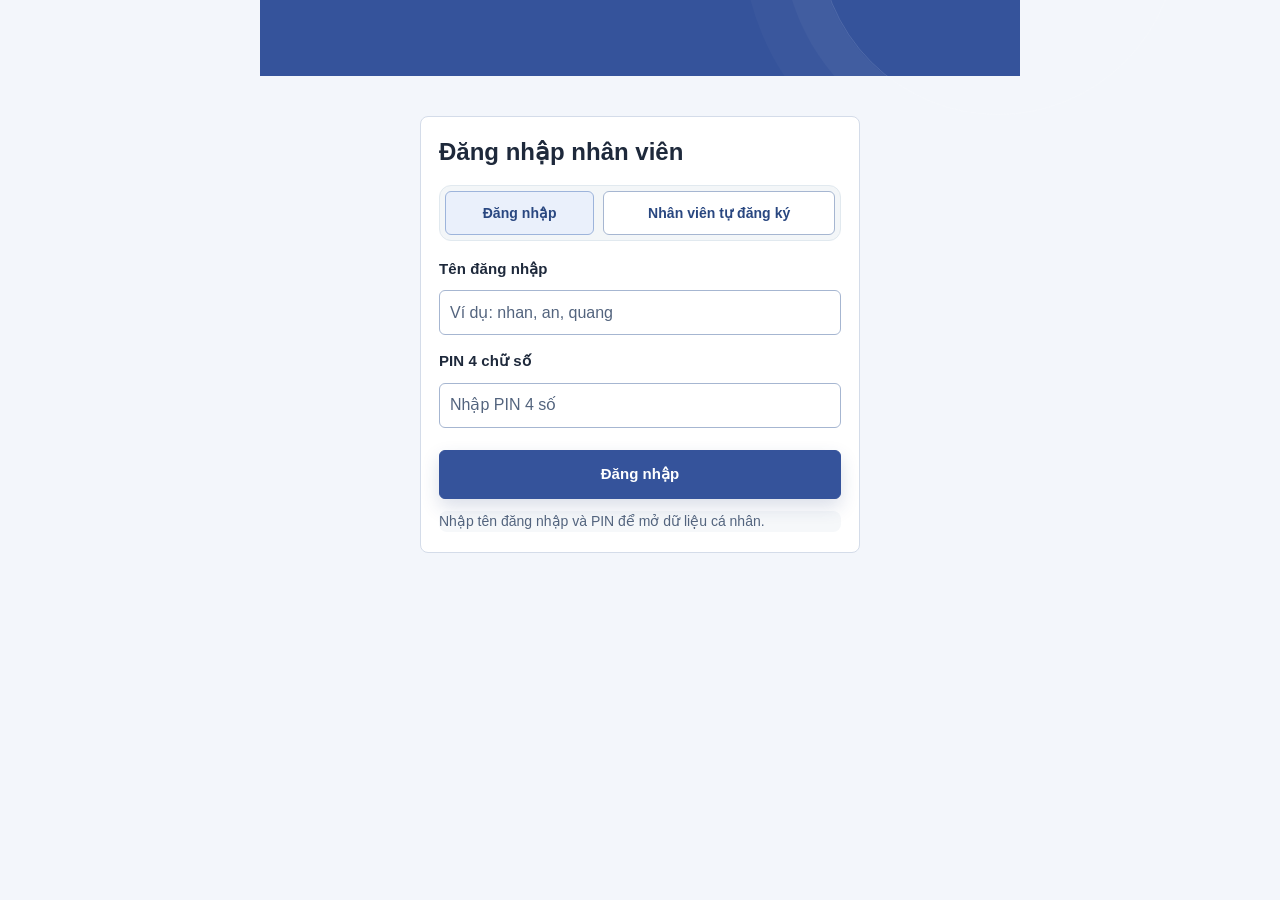
<file: goi-y-phan-hoi.html>
<!doctype html>
<html lang="vi">
<head>
<meta charset="utf-8">
<meta name="viewport" content="width=device-width,initial-scale=1,viewport-fit=cover">
<meta name="theme-color" content="#35539b">
<title>Gợi ý phản hồi tin nhắn AI | Fast Track SGN</title>
<style>
*{box-sizing:border-box}html,body{margin:0;background:#f3f6fb;color:#192b44;font:15px/1.6 Arial,"Segoe UI",sans-serif}body{min-height:100vh}
.ft-app{display:flex;min-height:100vh}.ft-sidebar{position:fixed;z-index:50;left:0;top:0;bottom:0;width:242px;background:#fff;border-right:1px solid #dbe5f2;display:flex;flex-direction:column;overflow:auto;transition:transform .22s}
.ft-brand{color:#1e293b;text-decoration:none;padding:20px 16px 18px;display:flex;flex-direction:column;align-items:center;gap:12px;border-bottom:1px solid #e5eaf0;text-align:center}.ft-brand-mark{width:100px;height:100px;border-radius:50%;background:#35539b;color:#fff;font-size:32px;font-weight:700;display:grid;place-items:center}.ft-brand-copy b{display:block;font-size:18px;overflow-wrap:anywhere}.ft-brand-copy small{font-size:10px;letter-spacing:1px;color:#64748b}
.ft-nav{display:flex;flex-direction:column;gap:2px;padding:10px 9px}.ft-nav-label{color:#708098;font-weight:700;font-size:10px;letter-spacing:1px;margin:12px 12px 4px}.ft-nav-link,.ft-operations-toggle{font:inherit;display:flex;align-items:center;gap:10px;width:100%;border:0;text-decoration:none;text-align:left;color:#293952;background:transparent;padding:12px 13px;border-radius:7px;cursor:pointer}.ft-nav-link.active{background:#e7edf9;color:#294780;font-weight:700}.ft-nav-link:hover,.ft-operations-toggle:hover{background:#f0f4fb}.ft-nav-icon{width:20px;text-align:center;color:#35539b;flex:none}.ft-operations-chevron{margin-left:auto}.ft-operations-children[hidden],[hidden]{display:none!important}.ft-operations-children .ft-nav-link{padding-left:27px}.ft-sidebar-foot{margin-top:auto;padding:12px 18px;color:#64748b;font-size:12px;border-top:1px solid #e9eff5}.ft-sidebar-logout{margin:0 9px 14px;width:calc(100% - 18px)}
.ft-main{width:calc(100% - 242px);margin-left:242px;min-width:0}.ft-topbar{height:64px;background:#35539b;color:#fff;display:flex;align-items:center;gap:12px;padding:12px 24px;position:sticky;top:0;z-index:10}.ft-topbar b{font-size:18px}.ft-menu-toggle{background:transparent;border:1px solid #ffffff70;color:#fff;border-radius:6px;cursor:pointer;padding:8px 12px;font-size:20px}.ft-content{max-width:1000px;margin:auto;padding:24px 20px 50px}
.ai-header{margin-bottom:18px}.ai-header h1{font-size:28px;margin:0 0 6px;color:#233f79}.ai-header p{color:#56667d;margin:0}
.panel{border:1px solid #dbe5f2;background:white;border-radius:14px;padding:22px;box-shadow:0 4px 18px #243e6410;margin-bottom:16px}
label{display:block;font-weight:700;margin:12px 0 6px}textarea{font:inherit;color:#1d3045;background:#fff;width:100%;border:1px solid #bccada;border-radius:8px;padding:12px;min-height:116px;resize:vertical}textarea:focus{outline:2px solid #99b0e5;outline-offset:1px}
#customerMessage{min-height:180px}button{font:inherit;cursor:pointer}.btn{display:inline-flex;align-items:center;justify-content:center;gap:8px;background:#35539b;color:#fff;border:0;padding:12px 18px;border-radius:8px;font-weight:700}.btn:hover{background:#263f78}.btn:disabled{opacity:.55;cursor:not-allowed}.btn.secondary{background:#eef3fc;color:#294780;border:1px solid #b9ccec}.row{display:flex;align-items:center;justify-content:space-between;gap:12px;flex-wrap:wrap;margin-top:14px}.tip{font-size:13px;color:#627089}.status{margin:12px 0;padding:10px 13px;border-radius:7px;background:#eff4fc;color:#2f4e7f}.status.error{background:#fff0f0;color:#991b1b}.results[hidden]{display:none}
.output{white-space:pre-wrap;overflow-wrap:anywhere;padding:16px;border:1px solid #c9dfcb;border-left:4px solid #4f9466;border-radius:8px;background:#f1f9f1;color:#193c26;min-height:70px}.output.vi{background:#f6f8fd;border-color:#c7d7ef;border-left-color:#35539b;color:#253d63}.result-title{font-size:17px;font-weight:700;margin:8px 0}.actions{display:flex;gap:10px;flex-wrap:wrap;margin:12px 0 22px}
.overlay{display:none}
@media(max-width:900px){.ft-sidebar{transform:translateX(-100%);width:min(78vw,300px);box-shadow:5px 0 22px #0002}.ft-mobile-open .ft-sidebar{transform:translateX(0)}.ft-main{width:100%;margin-left:0}.overlay{display:none;position:fixed;inset:0;background:#07162880;z-index:40}.ft-mobile-open .overlay{display:block}.ft-content{padding:16px 12px 40px}.panel{padding:16px}.ai-header h1{font-size:23px}.ft-topbar{padding:10px 13px}}
@media(min-width:901px){.ft-app.ft-collapsed .ft-sidebar{transform:translateX(-100%)}.ft-app.ft-collapsed .ft-main{margin-left:0;width:100%}}
@media(prefers-reduced-motion:reduce){.ft-sidebar{transition:none}}
</style>
<style id="ft-operations-menu-color">#ftSidebar .ft-operations-toggle,#ftSidebar .ft-operations-toggle[aria-expanded="true"]{background:transparent!important;color:#293952!important;box-shadow:none!important;font-weight:400!important}#ftSidebar .ft-operations-toggle:hover{background:#f0f4fb!important;color:#293952!important}#ftSidebar .ft-operations-toggle .ft-nav-icon,#ftSidebar .ft-operations-chevron{color:inherit!important}</style>
</head>
<body>
<div id="ftApp" class="ft-app">
<aside class="ft-sidebar" id="ftSidebar" aria-label="Điều hướng chính">
<a class="ft-brand" href="index.html"><span class="ft-brand-mark">FT</span><span class="ft-brand-copy"><b id="staffName">FAST TRACK SGN</b><small>EXECUTIVE OPERATIONS</small></span></a>
<nav class="ft-nav">
<span class="ft-nav-label">WORKSPACE</span>

<span class="ft-nav-label">BOOKING MANAGEMENT</span>
<a class="ft-nav-link" href="soan-booking.html"><span class="ft-nav-icon">▤</span>Soạn Booking</a>
<a class="ft-nav-link" hidden style="display:none!important" data-domestic-manager href="loc-khach-quoc-noi.html"><span class="ft-nav-icon">≡</span><span>Lọc khách quốc nội</span></a>
<a class="ft-nav-link active" aria-current="page" href="goi-y-phan-hoi.html"><span class="ft-nav-icon">✦</span>Gợi ý phản hồi tin nhắn</a>
<button type="button" class="ft-operations-toggle" id="ftOperationsToggle" aria-expanded="false"><span class="ft-nav-icon">▦</span>Vận hành<span class="ft-operations-chevron">⌄</span></button>
<div class="ft-operations-children" id="ftOperationsChildren" hidden><a class="ft-nav-link" href="ung-don-khach.html"><span class="ft-nav-icon">↙</span>Ứng dụng đón khách</a><a class="ft-nav-link" href="don-khach.html"><span class="ft-nav-icon">↙</span>Đón khách</a></div>
<span class="ft-nav-label">PEOPLE & PLANNING</span>
<a class="ft-nav-link" href="xep-lich.html" id="scheduleLink" hidden><span class="ft-nav-icon">▦</span>Xếp lịch</a>
<a class="ft-nav-link" href="quan-ly-tai-khoan.html" id="adminLink" hidden><span class="ft-nav-icon">⚙</span>Quản lý tài khoản</a>
<a class="ft-nav-link" href="index.html?settings=pin"><span class="ft-nav-icon">⚿</span>Đổi mã PIN</a>
</nav>
<div class="ft-sidebar-foot">Fast Track SGN</div>
<button type="button" id="logout" class="ft-nav-link ft-sidebar-logout"><span class="ft-nav-icon">↪</span>Đăng xuất</button>
</aside>
<div id="overlay" class="overlay" aria-hidden="true"></div>
<div class="ft-main">
<header class="ft-topbar"><button type="button" class="ft-menu-toggle" id="ftMenuToggle" aria-label="Mở hoặc đóng menu" aria-expanded="false">☰</button><b>Gợi ý phản hồi tin nhắn AI</b></header>
<main class="ft-content" id="aiMain" hidden>
<div class="ai-header"><h1>Gợi ý phản hồi tin nhắn</h1><p>Soạn câu trả lời tiếng Anh và bản dịch tiếng Việt theo SOP Fast Track SGN.</p></div>
<section class="panel">
<label for="customerMessage">Tin nhắn khách gửi</label>
<textarea id="customerMessage" maxlength="4000" placeholder="Dán tin nhắn của khách vào đây..."></textarea>
<label for="staffInstruction">Bạn muốn trả lời như thế nào? (không bắt buộc)</label>
<textarea id="staffInstruction" maxlength="1200" placeholder="Ví dụ: Nhờ khách đến điểm H-10 sau khi đã check-in và gửi hành lý."></textarea>
<div class="row"><span class="tip">Không dán số hộ chiếu, mã đặt chỗ, điện thoại hoặc thông tin nhạy cảm của khách. Hệ thống cố gắng ẩn email và số điện thoại trước khi gọi AI.</span><button class="btn" id="generate" type="button">✦ Tạo phản hồi AI</button></div>
<div id="status" role="status" aria-live="polite" class="status">Đã sẵn sàng.</div>
</section>
<section class="panel results" id="results" hidden aria-live="polite">
<p class="result-title">Phản hồi tiếng Anh</p><div id="english" class="output"></div><div class="actions"><button type="button" class="btn secondary" id="copyEnglish">Sao chép tiếng Anh</button></div>
<p class="result-title">Bản dịch tiếng Việt</p><div id="vietnamese" class="output vi"></div><div class="actions"><button type="button" class="btn secondary" id="copyVietnamese">Sao chép tiếng Việt</button></div>
<p class="tip">AI chỉ gợi ý; nhân viên kiểm tra thông tin thực tế trước khi gửi. Hệ thống không tự động nhắn khách.</p>
</section>
</main></div></div>
<script>
(function(){
"use strict";
const $=id=>document.getElementById(id);
const apiBase="https://xyhvgttywjleirsiabve.supabase.co/functions/v1/";
const publishable="sb_publishable_mM4JKOVatzvH8dfNHA92lw_s1Z-OMrP";
const tokenKey="fasttrack_staff_pin_session_v1";
const app=$("ftApp"),small=matchMedia("(max-width:900px)");
function readSession(){try{const v=JSON.parse(localStorage.getItem(tokenKey)||"null");return v&&v.token&&Date.parse(v.expiresAt)>Date.now()?v:null}catch{return null}}
function menu(open){app.classList.toggle("ft-mobile-open",Boolean(open));$("ftMenuToggle").setAttribute("aria-expanded",String(Boolean(open)));}
$("ftMenuToggle").addEventListener("click",()=>small.matches?menu(!app.classList.contains("ft-mobile-open")):app.classList.toggle("ft-collapsed"));
$("overlay").addEventListener("click",()=>menu(false));
$("ftOperationsToggle").addEventListener("click",()=>{const b=$("ftOperationsToggle"),g=$("ftOperationsChildren"),open=g.hidden;g.hidden=!open;b.setAttribute("aria-expanded",String(open));});
$("logout").addEventListener("click",()=>{localStorage.removeItem(tokenKey);location.href="index.html";});
let touch=null;
document.addEventListener("touchstart",e=>{if(!small.matches||e.touches.length!==1){touch=null;return;}const t=e.touches[0],opened=app.classList.contains("ft-mobile-open");touch=(!opened&&t.clientX<=25)||(opened&&$("ftSidebar").contains(e.target))?{x:t.clientX,y:t.clientY,opened}:null;},{passive:true});
document.addEventListener("touchmove",e=>{if(!touch||!e.cancelable||e.touches.length!==1)return;const t=e.touches[0],dx=t.clientX-touch.x,dy=t.clientY-touch.y;if(Math.abs(dx)>12&&Math.abs(dx)>Math.abs(dy)*1.4)e.preventDefault();},{passive:false});
document.addEventListener("touchend",e=>{const start=touch;touch=null;if(!start||e.changedTouches.length!==1)return;const t=e.changedTouches[0],dx=t.clientX-start.x,dy=t.clientY-start.y;if(Math.abs(dx)>65&&Math.abs(dx)>Math.abs(dy)*1.5){if(dx>0&&!start.opened)menu(true);if(dx<0&&start.opened)menu(false);}});
async function request(name,body,signal){
 const st=readSession();if(!st)throw Error("Phiên đăng nhập đã hết hạn. Vui lòng đăng nhập lại.");
 const response=await fetch(apiBase+name,{method:"POST",headers:{"Content-Type":"application/json","apikey":publishable,"Authorization":"Bearer "+st.token},body:JSON.stringify(body),signal:signal});
 let data;try{data=await response.json()}catch{throw Error("Máy chủ chưa trả về dữ liệu hợp lệ.");}
 if(!response.ok||!data.ok)throw Error(data.error||"Yêu cầu không thành công.");
 return data;
}
const setStatus=(text,error)=>{$("status").textContent=text;$("status").classList.toggle("error",Boolean(error));};
async function init(){
 const st=readSession();
 if(!st){location.replace("index.html");return;}
 try{
  const r=await request("staff-bookings",{action:"me"});
  $("staffName").textContent=r.profile.full_name||st.username||"FAST TRACK SGN";
  $("aiMain").hidden=false;
  try{const m=await request("staff-admin",{action:"can_manage"});if(m.can_manage){$("scheduleLink").hidden=false;$("adminLink").hidden=false;}}catch{}
 }catch(e){setStatus(e.message,true);if(/Phiên|đăng nhập|khóa|phân quyền/.test(e.message)){location.replace("index.html");}else $("aiMain").hidden=false;}
}
$("generate").addEventListener("click",async()=>{
 const message=$("customerMessage").value.trim(),instruction=$("staffInstruction").value.trim();
 if(!message){setStatus("Vui lòng nhập tin nhắn của khách.",true);$("customerMessage").focus();return;}
 const b=$("generate");b.disabled=true;b.textContent="Đang tạo phản hồi...";
 $("results").hidden=true;setStatus("Gemini đang tạo phản hồi...",false);
 try{const result=await request("staff-ai-reply",{action:"suggest",message:message,instruction:instruction});
 $("english").textContent=result.english;$("vietnamese").textContent=result.vietnamese;$("results").hidden=false;
 setStatus("Đã tạo phản hồi. Vui lòng kiểm tra trước khi gửi. Còn tối đa "+result.remaining_hour+" lượt trong giờ.",false);
 }catch(e){setStatus(e.message||"Không tạo được phản hồi.",true);}
 finally{b.disabled=false;b.textContent="✦ Tạo phản hồi AI";}
});
async function copy(id){try{await navigator.clipboard.writeText($(id).textContent);setStatus("Đã sao chép vào bộ nhớ tạm.",false);}catch{setStatus("Không thể sao chép tự động. Hãy chọn và sao chép văn bản.",true);}}
$("copyEnglish").addEventListener("click",()=>copy("english"));
$("copyVietnamese").addEventListener("click",()=>copy("vietnamese"));
init();
})();
</script>
<script id="domestic-manager-nav">(()=>{async function check(){const links=document.querySelectorAll("[data-domestic-manager]");for(const a of links){a.hidden=true;a.style.setProperty("display","none","important")}try{const st=JSON.parse(localStorage.getItem("fasttrack_staff_pin_session_v1")||"null");if(!st?.token)return;const r=await fetch("https://xyhvgttywjleirsiabve.supabase.co/functions/v1/staff-admin",{method:"POST",headers:{"Content-Type":"application/json","apikey":"sb_publishable_mM4JKOVatzvH8dfNHA92lw_s1Z-OMrP","Authorization":"Bearer "+st.token},body:JSON.stringify({action:"can_manage"})});const v=await r.json();if(r.ok&&v.can_manage){for(const a of links){a.hidden=false;a.style.removeProperty("display")}}}catch{}}check();window.addEventListener("storage",check);window.addEventListener("focus",check)})();</script></body></html>
</file>
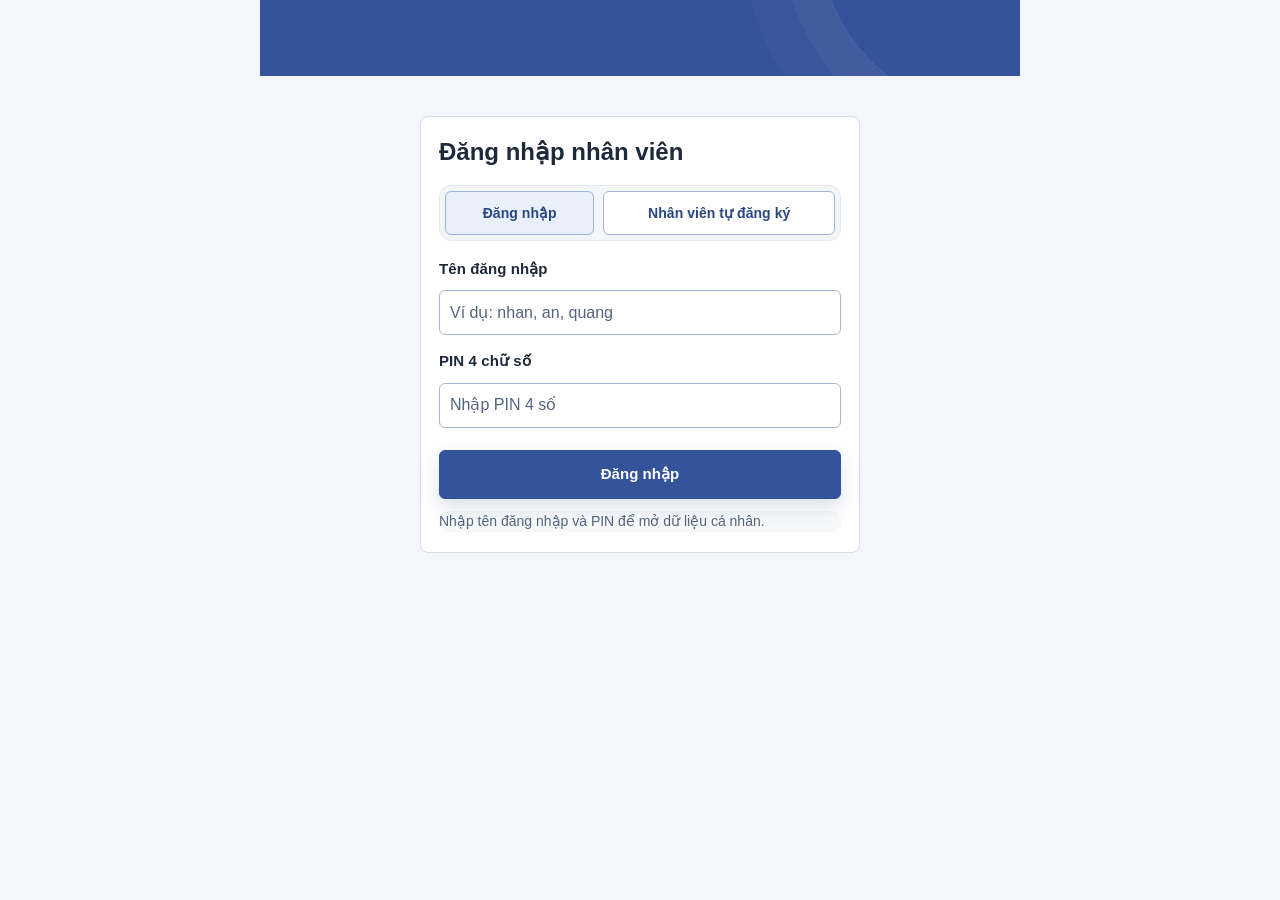
<file: loc-khach-quoc-noi.html>
<!doctype html>
<html lang="vi">
<head>
<meta charset="utf-8">
<meta name="viewport" content="width=device-width,initial-scale=1,viewport-fit=cover">
<meta name="theme-color" content="#35539b">
<title>Lọc khách quốc nội | Fast Track SGN</title>
<style>
*{box-sizing:border-box}html,body{margin:0;background:#f3f6fb;color:#192b44;font:15px/1.6 Arial,"Segoe UI",sans-serif}body{min-height:100vh}
.ft-app{display:flex;min-height:100vh}.ft-sidebar{position:fixed;z-index:50;left:0;top:0;bottom:0;width:242px;background:#fff;border-right:1px solid #dbe5f2;display:flex;flex-direction:column;overflow:auto;transition:transform .22s}
.ft-brand{color:#1e293b;text-decoration:none;padding:20px 16px 18px;display:flex;flex-direction:column;align-items:center;gap:12px;border-bottom:1px solid #e5eaf0;text-align:center}.ft-brand-mark{width:100px;height:100px;border-radius:50%;background:#35539b;color:#fff;font-size:32px;font-weight:700;display:grid;place-items:center}.ft-brand-copy b{display:block;font-size:18px;overflow-wrap:anywhere}.ft-brand-copy small{font-size:10px;letter-spacing:1px;color:#64748b}
.ft-nav{display:flex;flex-direction:column;gap:2px;padding:10px 9px}.ft-nav-label{color:#708098;font-weight:700;font-size:10px;letter-spacing:1px;margin:12px 12px 4px}.ft-nav-link,.ft-operations-toggle{font:inherit;display:flex;align-items:center;gap:10px;width:100%;border:0;text-decoration:none;text-align:left;color:#293952;background:transparent;padding:12px 13px;border-radius:7px;cursor:pointer}.ft-nav-link.active{background:#e7edf9;color:#294780;font-weight:700}.ft-nav-link:hover,.ft-operations-toggle:hover{background:#f0f4fb}.ft-nav-icon{width:20px;text-align:center;color:#35539b;flex:none}.ft-operations-chevron{margin-left:auto}.ft-operations-children[hidden],[hidden]{display:none!important}.ft-operations-children .ft-nav-link{padding-left:27px}.ft-sidebar-foot{margin-top:auto;padding:12px 18px;color:#64748b;font-size:12px;border-top:1px solid #e9eff5}.ft-sidebar-logout{margin:0 9px 14px;width:calc(100% - 18px)}
.ft-main{width:calc(100% - 242px);margin-left:242px;min-width:0}.ft-topbar{height:64px;background:#35539b;color:#fff;display:flex;align-items:center;gap:12px;padding:12px 24px;position:sticky;top:0;z-index:10}.ft-topbar b{font-size:18px}.ft-menu-toggle{background:transparent;border:1px solid #ffffff70;color:#fff;border-radius:6px;cursor:pointer;padding:8px 12px;font-size:20px}.ft-content{max-width:1000px;margin:auto;padding:24px 20px 50px}
.ai-header{margin-bottom:18px}.ai-header h1{font-size:28px;margin:0 0 6px;color:#233f79}.ai-header p{color:#56667d;margin:0}
.panel{border:1px solid #dbe5f2;background:white;border-radius:14px;padding:22px;box-shadow:0 4px 18px #243e6410;margin-bottom:16px}
label{display:block;font-weight:700;margin:12px 0 6px}textarea{font:inherit;color:#1d3045;background:#fff;width:100%;border:1px solid #bccada;border-radius:8px;padding:12px;min-height:116px;resize:vertical}textarea:focus{outline:2px solid #99b0e5;outline-offset:1px}
#customerMessage{min-height:180px}button{font:inherit;cursor:pointer}.btn{display:inline-flex;align-items:center;justify-content:center;gap:8px;background:#35539b;color:#fff;border:0;padding:12px 18px;border-radius:8px;font-weight:700}.btn:hover{background:#263f78}.btn:disabled{opacity:.55;cursor:not-allowed}.btn.secondary{background:#eef3fc;color:#294780;border:1px solid #b9ccec}.row{display:flex;align-items:center;justify-content:space-between;gap:12px;flex-wrap:wrap;margin-top:14px}.tip{font-size:13px;color:#627089}.status{margin:12px 0;padding:10px 13px;border-radius:7px;background:#eff4fc;color:#2f4e7f}.status.error{background:#fff0f0;color:#991b1b}.results[hidden]{display:none}
.output{white-space:pre-wrap;overflow-wrap:anywhere;padding:16px;border:1px solid #c9dfcb;border-left:4px solid #4f9466;border-radius:8px;background:#f1f9f1;color:#193c26;min-height:70px}.output.vi{background:#f6f8fd;border-color:#c7d7ef;border-left-color:#35539b;color:#253d63}.result-title{font-size:17px;font-weight:700;margin:8px 0}.actions{display:flex;gap:10px;flex-wrap:wrap;margin:12px 0 22px}
.overlay{display:none}
@media(max-width:900px){.ft-sidebar{transform:translateX(-100%);width:min(78vw,300px);box-shadow:5px 0 22px #0002}.ft-mobile-open .ft-sidebar{transform:translateX(0)}.ft-main{width:100%;margin-left:0}.overlay{display:none;position:fixed;inset:0;background:#07162880;z-index:40}.ft-mobile-open .overlay{display:block}.ft-content{padding:16px 12px 40px}.panel{padding:16px}.ai-header h1{font-size:23px}.ft-topbar{padding:10px 13px}}
@media(min-width:901px){.ft-app.ft-collapsed .ft-sidebar{transform:translateX(-100%)}.ft-app.ft-collapsed .ft-main{margin-left:0;width:100%}}
@media(prefers-reduced-motion:reduce){.ft-sidebar{transition:none}}
</style>
<style id="ft-operations-menu-color">#ftSidebar .ft-operations-toggle,#ftSidebar .ft-operations-toggle[aria-expanded="true"]{background:transparent!important;color:#293952!important;box-shadow:none!important;font-weight:400!important}#ftSidebar .ft-operations-toggle:hover{background:#f0f4fb!important;color:#293952!important}#ftSidebar .ft-operations-toggle .ft-nav-icon,#ftSidebar .ft-operations-chevron{color:inherit!important}</style>
</head>
<body>
<div id="ftApp" class="ft-app">
<aside class="ft-sidebar" id="ftSidebar" aria-label="Điều hướng chính">
<a class="ft-brand" href="index.html"><span class="ft-brand-mark">FT</span><span class="ft-brand-copy"><b id="staffName">FAST TRACK SGN</b><small>EXECUTIVE OPERATIONS</small></span></a>
<nav class="ft-nav">
<span class="ft-nav-label">WORKSPACE</span>

<span class="ft-nav-label">BOOKING MANAGEMENT</span>
<a class="ft-nav-link" href="soan-booking.html"><span class="ft-nav-icon">▤</span>Soạn Booking</a>
<a class="ft-nav-link" hidden style="display:none!important" data-domestic-manager aria-current="page" href="loc-khach-quoc-noi.html"><span class="ft-nav-icon">≡</span><span>Lọc khách quốc nội</span></a>
<a class="ft-nav-link" href="goi-y-phan-hoi.html"><span class="ft-nav-icon">✦</span>Gợi ý phản hồi tin nhắn</a>
<button type="button" class="ft-operations-toggle" id="ftOperationsToggle" aria-expanded="false"><span class="ft-nav-icon">▦</span>Vận hành<span class="ft-operations-chevron">⌄</span></button>
<div class="ft-operations-children" id="ftOperationsChildren" hidden><a class="ft-nav-link" href="ung-don-khach.html"><span class="ft-nav-icon">↙</span>Ứng dụng đón khách</a><a class="ft-nav-link" href="don-khach.html"><span class="ft-nav-icon">↙</span>Đón khách</a></div>
<span class="ft-nav-label">PEOPLE & PLANNING</span>
<a class="ft-nav-link" href="xep-lich.html" id="scheduleLink" hidden><span class="ft-nav-icon">▦</span>Xếp lịch</a>
<a class="ft-nav-link" href="quan-ly-tai-khoan.html" id="adminLink" hidden><span class="ft-nav-icon">⚙</span>Quản lý tài khoản</a>
<a class="ft-nav-link" href="index.html?settings=pin"><span class="ft-nav-icon">⚿</span>Đổi mã PIN</a>
</nav>
<div class="ft-sidebar-foot">Fast Track SGN</div>
<button type="button" id="logout" class="ft-nav-link ft-sidebar-logout"><span class="ft-nav-icon">↪</span>Đăng xuất</button>
</aside>
<div id="overlay" class="overlay" aria-hidden="true"></div>
<div class="ft-main">
<header class="ft-topbar"><button type="button" class="ft-menu-toggle" id="ftMenuToggle" aria-label="Mở hoặc đóng menu" aria-expanded="false">☰</button><b>Lọc khách quốc nội</b></header>
<main class="ft-content" id="aiMain" hidden><div class="ai-header"><h1>Lọc khách quốc nội</h1><p>Dán tin nhắn nhóm để tạo danh sách Excel.</p></div><section class="panel"><label for="zaloImages">Ảnh chụp màn hình Zalo</label><input id="zaloImages" type="file" accept="image/*" multiple><div class="row"><button class="btn secondary" id="readZalo" type="button">Đọc ảnh Zalo</button></div><p class="tip">Ảnh được nhận diện ngay trên thiết bị bằng OCR, không gửi ảnh lên Gemini. Kiểm tra văn bản trước khi lọc. Cần mạng để tải bộ nhận diện lần đầu.</p><label for="bookingInput">Dán danh sách booking</label><textarea id="bookingInput" placeholder="Dán danh sách booking vào đây..." style="min-height:220px"></textarea><div class="row"><button class="btn" id="parseDomestic">Lọc danh sách</button><button class="btn secondary" id="copyDomestic" disabled>Copy Excel</button></div><div id="status" class="status" role="status">Sẵn sàng lọc.</div></section><section class="panel" id="domesticResults" hidden><div class="row" id="domesticFilters" hidden><label>Tháng <select id="domesticMonth"></select></label><label>Ngày <select id="domesticDay"></select></label><button class="btn secondary" id="domesticReset">Tất cả</button></div><div style="overflow:auto"><table id="domesticTable" style="border-collapse:collapse;width:100%;white-space:nowrap"></table></div><div id="domesticWarnings" class="tip"></div></section></main></div></div>
<script>
(function(){
"use strict";
const $=id=>document.getElementById(id);
const apiBase="https://xyhvgttywjleirsiabve.supabase.co/functions/v1/";
const publishable="sb_publishable_mM4JKOVatzvH8dfNHA92lw_s1Z-OMrP";
const tokenKey="fasttrack_staff_pin_session_v1";
const app=$("ftApp"),small=matchMedia("(max-width:900px)");
function readSession(){try{const v=JSON.parse(localStorage.getItem(tokenKey)||"null");return v&&v.token&&Date.parse(v.expiresAt)>Date.now()?v:null}catch{return null}}
function menu(open){app.classList.toggle("ft-mobile-open",Boolean(open));$("ftMenuToggle").setAttribute("aria-expanded",String(Boolean(open)));}
$("ftMenuToggle").addEventListener("click",()=>small.matches?menu(!app.classList.contains("ft-mobile-open")):app.classList.toggle("ft-collapsed"));
$("overlay").addEventListener("click",()=>menu(false));
$("ftOperationsToggle").addEventListener("click",()=>{const b=$("ftOperationsToggle"),g=$("ftOperationsChildren"),open=g.hidden;g.hidden=!open;b.setAttribute("aria-expanded",String(open));});
$("logout").addEventListener("click",()=>{localStorage.removeItem(tokenKey);location.href="index.html";});
let touch=null;
document.addEventListener("touchstart",e=>{if(!small.matches||e.touches.length!==1){touch=null;return;}const t=e.touches[0],opened=app.classList.contains("ft-mobile-open");touch=(!opened&&t.clientX<=25)||(opened&&$("ftSidebar").contains(e.target))?{x:t.clientX,y:t.clientY,opened}:null;},{passive:true});
document.addEventListener("touchmove",e=>{if(!touch||!e.cancelable||e.touches.length!==1)return;const t=e.touches[0],dx=t.clientX-touch.x,dy=t.clientY-touch.y;if(Math.abs(dx)>12&&Math.abs(dx)>Math.abs(dy)*1.4)e.preventDefault();},{passive:false});
document.addEventListener("touchend",e=>{const start=touch;touch=null;if(!start||e.changedTouches.length!==1)return;const t=e.changedTouches[0],dx=t.clientX-start.x,dy=t.clientY-start.y;if(Math.abs(dx)>65&&Math.abs(dx)>Math.abs(dy)*1.5){if(dx>0&&!start.opened)menu(true);if(dx<0&&start.opened)menu(false);}});
async function request(name,body,signal){
 const st=readSession();if(!st)throw Error("Phiên đăng nhập đã hết hạn. Vui lòng đăng nhập lại.");
 const response=await fetch(apiBase+name,{method:"POST",headers:{"Content-Type":"application/json","apikey":publishable,"Authorization":"Bearer "+st.token},body:JSON.stringify(body),signal:signal});
 let data;try{data=await response.json()}catch{throw Error("Máy chủ chưa trả về dữ liệu hợp lệ.");}
 if(!response.ok||!data.ok)throw Error(data.error||"Yêu cầu không thành công.");
 return data;
}
const setStatus=(text,error)=>{$("status").textContent=text;$("status").classList.toggle("error",Boolean(error));};
async function init(){
 const st=readSession();
 if(!st){location.replace("index.html");return;}
 try{
  const r=await request("staff-bookings",{action:"me"});
  $("staffName").textContent=r.profile.full_name||st.username||"FAST TRACK SGN";
  const m=await request("staff-admin",{action:"can_manage"});if(!m.can_manage){location.replace("index.html");return;}$("aiMain").hidden=false;$("scheduleLink").hidden=false;$("adminLink").hidden=false;
 }catch(e){setStatus(e.message,true);if(/Phiên|đăng nhập|khóa|phân quyền/.test(e.message)){location.replace("index.html");}else location.replace("index.html");}
}

const cols=["Ngày","Tên khách","Chuyến bay","Ga","Giờ bay","Giờ đến sân bay"];
let output=[];
function dateValue(v){const m=v.match(/(\d{1,2})[\/.-](\d{1,2})(?:[\/.-](\d{4}))?/);return m?{d:+m[1],m:+m[2],y:+(m[3]||0)}:null}
function parseDomestic(raw){
 const rows=[],warnings=[],groups=[];let pending=[];
 const norm=raw.normalize("NFC").replace(/\r/g,"");
 const chunks=norm.split(/(?=^\[\d{1,2}\/\d{1,2}\/\d{4}\s+\d{1,2}:\d{2})/m);
 const valid=v=>v&&v.m>=1&&v.m<=12&&v.d>=1&&v.d<=new Date(Date.UTC(v.y||2000,v.m,0)).getUTCDate()?v:null;
 for(const chunk of chunks){
 const sent=valid(dateValue(chunk.match(/^\[([^\]]+)\]/)?.[1]||""));pending=[];
 for(const g of chunk.split(/Tên\s+khách\s*[:：]/i).slice(1)){
 const flight=(g.match(/Chuyến\s+bay\s*[:：]\s*([A-Z0-9]{2})\s*(\d{1,5})/i)||[]).slice(1).join("").toUpperCase();
 const time=label=>{const m=g.match(new RegExp(label+"\\s*[:：]\\s*(\\d{1,2})(?:[:.hH]\\s*(\\d{2})|[hH](?!\\d))","i"));return m&&+m[1]<24&&+(m[2]||0)<60?m[1].padStart(2,"0")+":"+(m[2]||"00"):""};
 const fly=time("Giờ bay"),arr=time("Giờ (?:đến(?: sân bay)?|có mặt tại sân bay)");
 const names=g.split(/(?:Chuyến\s+bay|Giờ bay|Giờ đến|Giờ có mặt|Ghi chú|Terminal|Nhà ga)\s*[:：]/i)[0].split("\n").map(n=>n.trim().replace(/^\d+\s*[.)-]\s*/,"").replace(/,$/,"")).filter(n=>n&&!n.startsWith("@"));
 const tail=g.slice(g.search(/(?:Chuyến\s+bay|Giờ bay)\s*[:：]/i)<0?g.length:g.search(/(?:Chuyến\s+bay|Giờ bay)\s*[:：]/i));
 const dm=tail.match(/(\d{1,2})\/(\d{1,2})(?:\/(\d{4}))?(?![\dA-Za-z/])/);
 let day=valid(dm?{d:+dm[1],m:+dm[2],y:+(dm[3]||sent?.y||0)}:null);
 if(!day&&sent&&/ngày mai/i.test(tail)){const d=new Date(Date.UTC(sent.y,sent.m-1,sent.d+1));day={d:d.getUTCDate(),m:d.getUTCMonth()+1,y:d.getUTCFullYear()};}
 if(!day&&sent&&/hôm nay|hnay/i.test(tail))day=sent;
 const group={names,flight,fly,arr,day};groups.push(group);
 if(day&&pending.length){for(const p of pending)p.day=day;pending=[];}
 if(!day&&!/Ghi chú|Yêu cầu|Em xin/i.test(tail))pending.push(group);else if(!day)pending=[];
 const count=tail.match(/(?:hỗ trợ|xin)\s+(\d+)\s+khách/i);if(count&&+count[1]!==names.length)warnings.push("Kiểm tra số khách "+flight+": ghi "+count[1]+", có "+names.length+" tên (có thể là ghi chú chung).");
 }}
 const years=[...new Set(groups.map(g=>g.day?.y).filter(Boolean))];
 for(const g of groups){if(g.day&&!g.day.y&&years.length===1)g.day.y=years[0];const d=g.day,date=d?String(d.d).padStart(2,"0")+"/"+String(d.m).padStart(2,"0"):"";for(const name of g.names){rows.push({values:[date,name,g.flight,g.flight?(g.flight.startsWith("VJ")?"T1":"T3"):"",g.fly,g.arr],sort:d?d.y*10000+d.m*100+d.d:99999999});if(!date||!g.flight||!g.fly||!g.arr)warnings.push("Thiếu thông tin: "+name);}}
 rows.sort((a,b)=>a.sort-b.sort||(a.values[4]||"99:99").localeCompare(b.values[4]||"99:99"));
 return {rows:rows.map(r=>r.values),keys:rows.map(r=>r.sort===99999999?"":String(r.sort).padStart(8,"0")),warnings};
}
let allDomestic=[],allKeys=[];
function options(id,values,label,format){const el=$(id);el.replaceChildren(new Option(label,""));for(const v of values)el.add(new Option(format(v),v));}
function days(){const month=$("domesticMonth").value;options("domesticDay",[...new Set(allKeys.filter(k=>k&&(!month||k.slice(0,6)===month)))].sort(),"Tất cả ngày",k=>k.slice(6)+"/"+k.slice(4,6)+(k.startsWith("0000")?"":"/"+k.slice(0,4)));}
function renderDomestic(){const month=$("domesticMonth").value,day=$("domesticDay").value;output=allDomestic.filter((r,i)=>(!month||allKeys[i].slice(0,6)===month)&&(!day||allKeys[i]===day));const table=$("domesticTable");table.replaceChildren();for(const [i,row] of [cols,...output].entries()){const tr=table.insertRow();for(const v of row){const cell=document.createElement(i?"td":"th");cell.textContent=v;cell.style.cssText="padding:9px 12px;border:1px solid #dbe5f2;text-align:left;"+(i?"":"background:#e7edf9");tr.append(cell);}}$("copyDomestic").disabled=!output.length;setStatus("Hiển thị "+output.length+"/"+allDomestic.length+" khách.",false);}
$("parseDomestic").addEventListener("click",()=>{const r=parseDomestic($("bookingInput").value);allDomestic=r.rows;allKeys=r.keys;const months=[...new Set(allKeys.filter(Boolean).map(k=>k.slice(0,6)))].sort();options("domesticMonth",months,"Tất cả tháng",k=>k.slice(4)+(k.startsWith("0000")?"":"/"+k.slice(0,4)));days();$("domesticFilters").hidden=new Set(allKeys.filter(Boolean)).size<2;$("domesticWarnings").textContent=r.warnings.join(" • ");$("domesticResults").hidden=false;renderDomestic();});
$("domesticMonth").addEventListener("change",()=>{days();renderDomestic()});$("domesticDay").addEventListener("change",renderDomestic);$("domesticReset").addEventListener("click",()=>{$("domesticMonth").value="";days();renderDomestic()});
$("copyDomestic").addEventListener("click",async()=>{try{await navigator.clipboard.writeText([cols,...output].map(r=>r.map(v=>v.replace(/[\t\r\n]/g," ").replace(/^[=+\-@]/,m=>"'"+m)).join("\t")).join("\n"));setStatus("Đã sao chép "+output.length+" khách.",false)}catch{setStatus("Không sao chép được.",true)}});
let ocrWorker=null;
$("readZalo").addEventListener("click",async()=>{
 const files=Array.from($("zaloImages").files);if(!files.length){setStatus("Vui lòng chọn ảnh Zalo.",true);return;}
 const btn=$("readZalo");btn.disabled=true;
 try{
 if(!window.Tesseract){await new Promise((resolve,reject)=>{const script=document.createElement("script");script.src="https://cdn.jsdelivr.net/npm/tesseract.js@5.1.1/dist/tesseract.min.js";script.onload=resolve;script.onerror=()=>reject(Error("Không tải được bộ nhận diện ảnh."));document.head.append(script);});}
 if(!ocrWorker)ocrWorker=await Tesseract.createWorker("vie+eng",1,{workerPath:"https://cdn.jsdelivr.net/npm/tesseract.js@5.1.1/dist/worker.min.js",corePath:"https://cdn.jsdelivr.net/npm/tesseract.js-core@5.1.1",logger:m=>{if(m.status==="recognizing text")setStatus("Đang đọc ảnh: "+Math.round(m.progress*100)+"%",false);}});
 for(let i=0;i<files.length;i++){setStatus("Đang đọc ảnh "+(i+1)+"/"+files.length,false);const r=await ocrWorker.recognize(files[i]);const t=r.data.text.trim();if(t)$("bookingInput").value+=($("bookingInput").value?"\n\n":"")+t;else setStatus("Ảnh "+(i+1)+" không có chữ nhận diện được.",true);}
 setStatus("Đã đọc ảnh. Kiểm tra tên, ngày và giờ trong văn bản rồi bấm Lọc danh sách.",false);
 }catch(e){setStatus("Lỗi đọc ảnh: "+e.message,true);if(ocrWorker){try{await ocrWorker.terminate()}catch{}ocrWorker=null;}}
 finally{btn.disabled=false;}
});

init();
})();
</script>
<script id="domestic-manager-nav">(()=>{async function check(){const links=document.querySelectorAll("[data-domestic-manager]");for(const a of links){a.hidden=true;a.style.setProperty("display","none","important")}try{const st=JSON.parse(localStorage.getItem("fasttrack_staff_pin_session_v1")||"null");if(!st?.token)return;const r=await fetch("https://xyhvgttywjleirsiabve.supabase.co/functions/v1/staff-admin",{method:"POST",headers:{"Content-Type":"application/json","apikey":"sb_publishable_mM4JKOVatzvH8dfNHA92lw_s1Z-OMrP","Authorization":"Bearer "+st.token},body:JSON.stringify({action:"can_manage"})});const v=await r.json();if(r.ok&&v.can_manage){for(const a of links){a.hidden=false;a.style.removeProperty("display")}}}catch{}}check();window.addEventListener("storage",check);window.addEventListener("focus",check)})();</script></body></html>
</file>
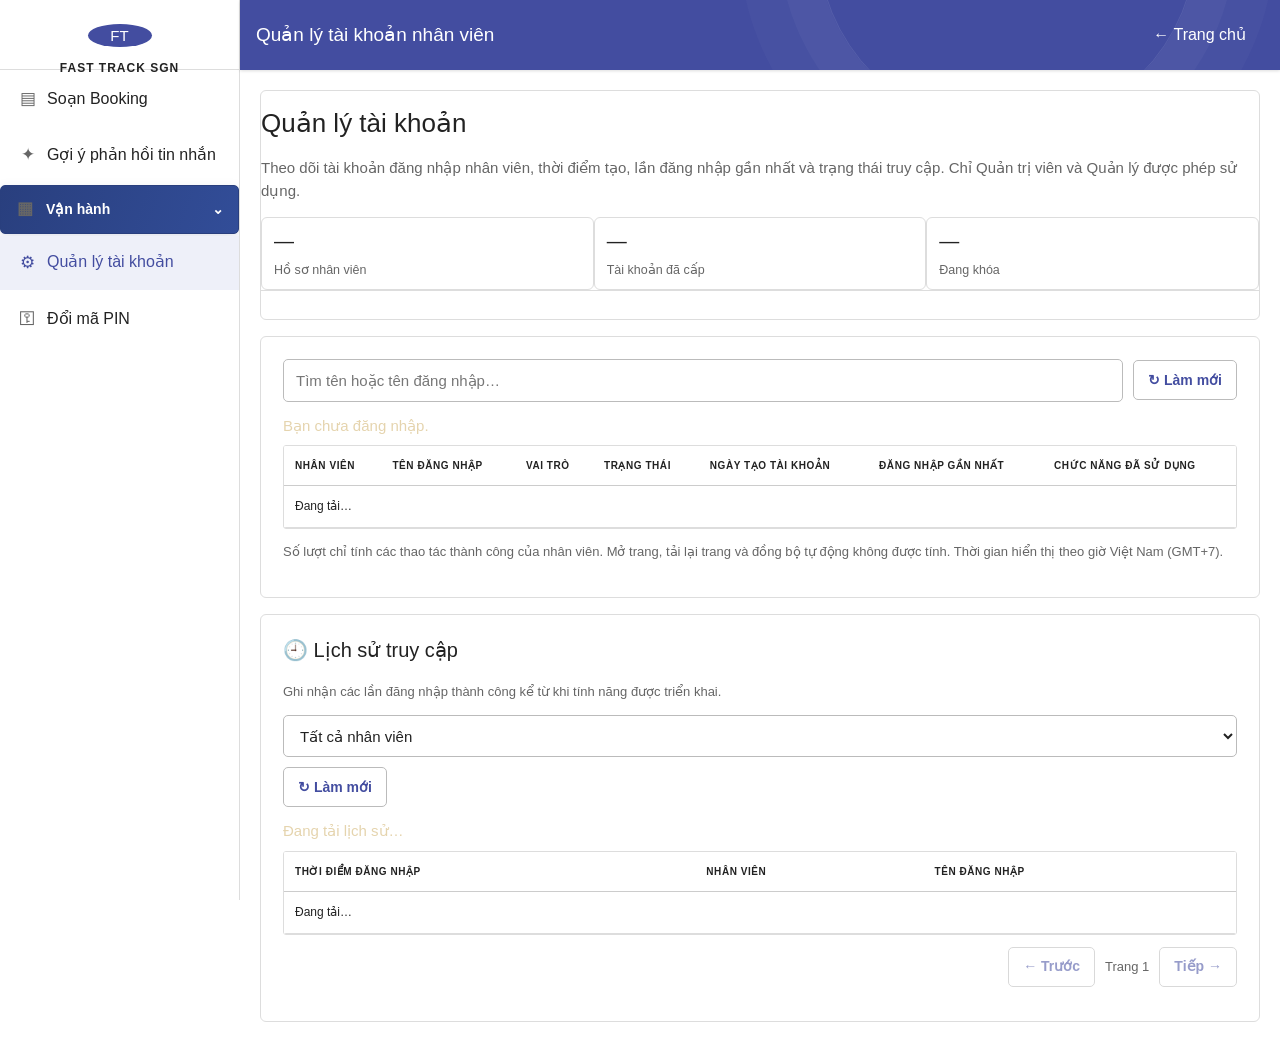
<file: quan-ly-tai-khoan.html>
<!doctype html>
<html lang="vi"><head><meta charset="utf-8"><meta name="viewport" content="width=device-width,initial-scale=1"><meta name="theme-color" content="#1d253b"><title>Quản lý tài khoản | Fast Track SGN</title>
<link rel="stylesheet" href="assets/css/shared-layout.css?v=blue-20261128">
<style>
:root{--m-bg:#0b0b0b;--m-panel:#171716;--m-line:#3c382e;--m-gold:#d8bb7b;--m-text:#f5f0e6;--m-muted:#b8b0a2}
*{box-sizing:border-box}html,body{margin:0;background:var(--m-bg)!important;color:var(--m-text)!important;font:14px Arial,"Segoe UI",sans-serif}
.ft-app{min-height:100vh}.ft-sidebar{position:fixed;inset:0 auto 0 0;width:258px;z-index:10;display:flex;flex-direction:column;background:#10100f;border-right:1px solid var(--m-line)}
.ft-brand{height:70px;display:flex;align-items:center;gap:12px;padding:0 19px;border-bottom:1px solid var(--m-line);color:var(--m-text);text-decoration:none}.ft-brand-mark{width:36px;height:36px;display:grid;place-items:center;border:1px solid #806b3f;border-radius:10px;color:var(--m-gold)}.ft-brand-copy b{display:block;font-size:12px;letter-spacing:1px}.ft-brand-copy small{color:#c9b991;font-size:9px;letter-spacing:1px}
.ft-nav{flex:1;overflow:auto;padding:18px 12px}.ft-nav-label{display:block;padding:12px 10px 6px;color:#c9b991;font-size:9px;font-weight:bold;letter-spacing:1.4px}.ft-nav-link{display:flex;align-items:center;gap:10px;min-height:41px;margin:2px 0;padding:8px 11px;border:1px solid transparent;border-radius:9px;color:#e5dfd3;text-decoration:none;font-size:12px;font-weight:700}.ft-nav-link:hover{background:#29261f;border-color:#51452f}.ft-nav-link.active{background:#3a3020;border-color:#a88b50;color:#ffe2a1;box-shadow:inset 3px 0 #d7b66d}.ft-nav-icon{width:19px;text-align:center;color:#e0bd78;font-size:17px}
.ft-sidebar-foot{padding:17px 21px;border-top:1px solid var(--m-line);color:var(--m-muted);font-size:10px}
.ft-main{margin-left:258px;min-height:100vh}.ft-topbar{height:70px;display:flex;align-items:center;gap:14px;padding:0 26px;background:#0d0d0c;border-bottom:1px solid var(--m-line)}.ft-top-context small{display:block;color:var(--m-gold);font-size:9px;font-weight:bold;letter-spacing:1.3px}.ft-top-context b{font-size:13px}.ft-top-spacer{flex:1}.ft-content{width:min(1420px,calc(100% - 48px));margin:auto;padding:26px 0}.hero,.panel{background:var(--m-panel);border:1px solid var(--m-line);border-radius:13px;padding:20px;margin-bottom:16px}.hero{border-left:3px solid var(--m-gold)}h1{font-size:23px;margin:0 0 7px}h2{font-size:16px;margin:0 0 14px;color:var(--m-gold)}p,.muted{color:var(--m-muted);line-height:1.55}.toolbar{display:flex;gap:10px;align-items:center;flex-wrap:wrap;margin-bottom:12px}.toolbar input{min-width:220px;flex:1}
input,select{background:#10100f;color:var(--m-text);border:1px solid #575044;border-radius:8px;padding:10px;min-height:40px}
button{border:1px solid #a88b50;background:linear-gradient(135deg,#c5a96b,#a88a4e);color:#17140e;border-radius:8px;padding:9px 12px;font-weight:800;cursor:pointer}button.secondary{background:#24221d;color:#e4d8c0;border-color:#514a3b}button.danger{background:#3a2020;color:#f0caca;border-color:#8c4545}button:disabled{opacity:.5;cursor:not-allowed}
.tablewrap{overflow:auto;border:1px solid var(--m-line);border-radius:10px}table{width:100%;border-collapse:collapse;min-width:900px}th,td{padding:11px 10px;text-align:left;border-bottom:1px solid var(--m-line);vertical-align:middle}th{background:#252219;color:#f0d99e;font-size:11px;white-space:nowrap}td{color:#eee8dc;font-size:12px}tbody tr:nth-child(even){background:#1d1c19}.state{display:inline-block;border-radius:20px;padding:4px 8px;font-size:10px;font-weight:bold}.on{background:#1f2431;color:#b7c2df}.off{background:#392020;color:#f0b9b9}.pending{background:#352b18;color:#f0d18b}.actions{display:flex;gap:6px;flex-wrap:wrap}.actions button{font-size:11px;padding:7px 9px}.notice{min-height:22px;color:#e5d4ae;margin:8px 0}.history-table{min-width:760px}.summary{display:flex;gap:9px;flex-wrap:wrap}.metric{padding:10px 14px;background:#211f1a;border:1px solid var(--m-line);border-radius:9px}.metric b{color:var(--m-gold);font-size:18px;display:block}.metric small{color:var(--m-muted)}
@media(max-width:700px){.ft-sidebar{position:relative;width:100%;height:auto}.ft-brand{height:58px}.ft-nav{display:flex;overflow:auto;gap:4px;padding:8px}.ft-nav-label,.ft-sidebar-foot{display:none}.ft-nav-link{white-space:nowrap}.ft-main{margin-left:0}.ft-topbar{height:58px;padding:0 14px}.ft-content{width:calc(100% - 24px);padding:16px 0}.hero,.panel{padding:15px}h1{font-size:20px}}
</style><style id="ft-simple-indigo-final">
:root{color-scheme:light;--ft-navy:#434da0;--ft-green:#434da0;--ft-bg:#fff;--ft-ink:#222;--ft-muted:#666;--ft-line:#ddd;--ft-shadow:none;--ft-radius:6px;--app-bg:#fff;--surface:#fff;--ink:#222;--muted:#666;--line:#ddd;--blue:#434da0;--blue-soft:#eef0f9;--radius:6px;--shadow:none}
html body,html body .ft-app,html body .ft-main,html body .ft-content{background:#fff!important;color:#222!important;font-family:Arial,sans-serif!important;text-shadow:none!important}
html body .ft-sidebar{background:#fff!important;border-color:#ddd!important;box-shadow:none!important}
html body .ft-topbar,html body header{background:#434da0!important;color:#fff!important;border:0!important;box-shadow:0 1px 3px #0002!important;backdrop-filter:none!important}
html body .ft-topbar *,html body header h1,html body header p{color:#fff!important;text-shadow:none!important}
html body .ft-topbar button,html body .ft-topbar a{background:transparent!important;border-color:#ffffff66!important;color:#fff!important;box-shadow:none!important}
html body .ft-menu-toggle span{background:#fff!important}
html body .ft-brand{background:#fff!important;border-color:#ddd!important}
html body .ft-brand-mark{background:#434da0!important;color:#fff!important;border:0!important}
html body .ft-brand-copy b,html body .ft-nav-link{color:#222!important}
html body .ft-brand-copy small,html body .ft-nav-label,html body .ft-sidebar-foot,html body .ft-nav-icon{color:#666!important}
html body .ft-nav-link{border-radius:0!important;background:transparent!important;box-shadow:none!important}
html body .ft-nav-link.active,html body .ft-nav-link:hover{background:#eef0f9!important;color:#434da0!important}
html body .ft-nav-link.active *{color:#434da0!important}
html body :is(.panel,.booking,.review,.staff,.workspace-choice,.intro,.home-hero,.item,.hero,.kv,.stat,.metric,#staffAuthPanel,dialog){background:#fff!important;color:#222!important;border:1px solid #ddd!important;border-radius:6px!important;box-shadow:none!important;text-shadow:none!important}
html body .home-hero{min-height:0!important;padding:20px!important;text-align:left!important}
html body :is(.home-hero,.intro,.panel,.booking,.review,.item)::before,html body :is(.home-hero,.intro,.panel,.booking,.review,.item)::after{content:none!important;display:none!important}
html body :is(h1,h2,h3,h4,label,.kv b,.stat b,.metric b,.hero h1,.hero p,.item h3){color:#222!important;text-shadow:none!important;-webkit-text-fill-color:currentColor!important}
html body :is(p,.hint,.muted,small,.sub,.kv small,.stat span,.metric span){color:#666!important;text-shadow:none!important}
html body .ft-topbar :is(b,small,span),html body header :is(h1,p){color:#fff!important}
html body :is(input:not([type=checkbox]):not([type=radio]),select,textarea){background:#fff!important;color:#222!important;border:1px solid #bbb!important;border-radius:5px!important;box-shadow:none!important;color-scheme:light!important}
html body :is(input,select,textarea):focus{outline:2px solid #434da0!important;outline-offset:0!important}
html body :is(button,.btn,.linkbtn,.hero-cta,.back){background:#434da0!important;color:#fff!important;-webkit-text-fill-color:currentColor!important;border:1px solid #434da0!important;border-radius:5px!important;box-shadow:none!important;text-shadow:none!important;transform:none!important}
html body :is(button,.btn,.linkbtn):is(.secondary,.ghost,.back){background:#fff!important;color:#434da0!important;border-color:#bbb!important}
html body button.danger{background:#fff!important;color:#222!important;border-color:#999!important}
html body .ft-topbar :is(button,a){background:transparent!important;color:#fff!important}
html body :is(.icon,.go,.hero-kicker){color:#434da0!important;background:none!important;box-shadow:none!important}
html body :is(.tablewrap,.table-wrapper,.table-responsive){background:#fff!important;border-color:#ddd!important;border-radius:5px!important;box-shadow:none!important}
html body table{background:#fff!important;color:#222!important}
html body table th{background:#eef0f9!important;color:#222!important;border-color:#ddd!important}
html body table tbody td{background:#fff!important;color:#222!important;border-color:#ddd!important}
html body table tbody tr:nth-child(even) td{background:#fafafa!important}
html body table tbody tr:hover td{background:#eef0f9!important}
html body :is(.status,.tag,.pill,.count,pre){background:#f5f5f5!important;color:#333!important;border-color:#ddd!important;text-shadow:none!important;box-shadow:none!important}
html body :is(.tag,.pill,.status).good{background:#eef0f9!important;color:#434da0!important}
html body :is(.tag,.pill,.status).bad{background:#eee!important;color:#222!important}
html body :is(.tag,.pill,.status).warn{background:#f5f5f5!important;color:#333!important}
html body :is(.ft-footer,footer){background:#fff!important;color:#666!important;border-top:1px solid #ddd!important}
html body #app #cards .table-tools{background:#fff!important;border-color:#ddd!important}
html body #app #cards .table-tools :is(span,b,button){color:#434da0!important;background:#fff!important}
html body #app #cards table.worktable thead th{background:#eef0f9!important;color:#222!important}
html body #app #cards table.worktable tbody td{background:#fff!important;color:#222!important}
html body #app #cards table.worktable tbody tr:nth-child(even) td{background:#fafafa!important}
html body #app #cards table.worktable tbody td .tag{background:#eef0f9!important;color:#303878!important;border-color:#c8cce6!important}
html body #app #cards table.worktable tbody td button{background:#fff!important;color:#434da0!important;border-color:#bbb!important}
html body #bookingMain .contact-links a.linkbtn,html body #bookingMain .actions a.linkbtn{background:#434da0!important;color:#fff!important;-webkit-text-fill-color:#fff!important;border-color:#434da0!important;box-shadow:none!important}
@media(max-width:680px){html body .ft-content{padding:12px 10px 24px!important}html body .ft-sidebar{width:min(78vw,300px)!important}html body .ft-topbar{height:auto!important;min-height:56px!important}html body .ft-nav-link{min-height:48px!important;font-size:15px!important}html body .menu{grid-template-columns:1fr!important}html body .menu .item{min-height:0!important;padding:15px!important}}
</style>
<style id="ft-responsive-components-v1">
html{box-sizing:border-box;-webkit-text-size-adjust:100%;background:#fff!important}
*,*::before,*::after{box-sizing:inherit}
[hidden]{display:none!important}
html body .ft-content{min-width:0!important;max-width:1440px!important;padding:24px clamp(12px,2.5vw,32px) 32px!important}
html body :is(.panel,.booking,.review,.staff,.workspace-choice,.kv,.metric,.stat,#staffAuthPanel){min-width:0!important;max-width:100%!important;border-radius:6px!important;box-shadow:none!important}
html body :is(.panel,.booking,.review,#staffAuthPanel){padding:clamp(14px,2vw,22px)!important;margin-bottom:16px!important}
html body :is(.controls,.toolbar,.actions,.dialog-actions,.auth-actions,.sticky-actions,.contact-links,.photo-actions,.saved-archive-filters){display:flex!important;flex-wrap:wrap!important;gap:10px!important;min-width:0!important;max-width:100%!important;align-items:center!important}
html body :is(.controls,.toolbar,.saved-archive-filters)>div{flex:1 1 180px;min-width:0!important;max-width:100%!important}
html body :is(.grid,.summary,.dialog-grid,.staffgrid,.fields){min-width:0!important;max-width:100%!important;gap:12px!important}
html body :is(.grid,.summary,.dialog-grid,.staffgrid,.fields)>*{min-width:0!important}
html body :is(button,.btn,.linkbtn,.back,.hero-cta){display:inline-flex;align-items:center;justify-content:center;gap:6px;min-height:40px!important;max-width:100%!important;padding:9px 14px!important;font-size:14px!important;font-weight:600!important;line-height:1.35!important;white-space:normal!important;overflow-wrap:anywhere;text-align:center!important;border-radius:5px!important;box-shadow:none!important;transition:background-color .12s ease!important}
html body :is(button,.btn,.linkbtn):not(:disabled):hover{filter:brightness(.94)!important;transform:none!important}
html body :is(button,a,input,select,textarea):focus-visible{outline:2px solid #434da0!important;outline-offset:2px!important}
html body :is(input:not([type=checkbox]):not([type=radio]),select,textarea){min-width:0!important;max-width:100%!important;min-height:42px!important;font-size:15px!important;line-height:1.4!important;padding:10px 12px!important}
html body input[type=date],html body input[type=time]{min-inline-size:0!important;max-inline-size:100%!important}
html body :is(input,textarea)::placeholder{color:#777!important;opacity:1!important}
html body :is(pre,.bodytext,.subject){max-width:100%!important;white-space:pre-wrap!important;overflow-wrap:anywhere!important}
html body dialog{width:min(680px,calc(100% - 24px))!important;max-height:90dvh!important;overflow:auto!important;padding:18px!important}
html body dialog::backdrop{background:#0006!important}
html body :is(.tablewrap,.table-wrapper,.table-responsive){min-width:0!important;max-width:100%!important;overflow-x:auto!important}
html body #app #cards .table-tools{display:flex!important;flex-wrap:wrap!important;align-items:center!important;gap:8px!important;padding:10px!important}
html body #app #cards .table-tools button{min-width:40px!important;min-height:40px!important;padding:6px 12px!important}
html body #app #cards table.worktable :is(td,th){overflow-wrap:normal!important}
html body #app #cards table.worktable input{width:100%!important;min-width:0!important;max-width:100%!important;padding:4px!important}
html body #app #cards table.worktable button{min-height:32px!important;padding:5px 8px!important}
html body .ft-menu-toggle{min-width:44px!important;min-height:44px!important;padding:8px!important}
@media(max-width:680px){
html body .ft-content{padding:12px 10px 24px!important}
html body :is(.panel,.booking,.review,#staffAuthPanel){padding:14px!important;margin-bottom:12px!important}
html body :is(.controls,.toolbar,.saved-archive-filters)>div{flex:1 1 100%!important}
html body :is(.grid,.summary,.staffgrid,.dialog-grid){grid-template-columns:repeat(2,minmax(0,1fr))!important}
html body .dialog-grid{grid-template-columns:minmax(0,1fr)!important}
html body :is(button,.btn,.linkbtn,.back,.hero-cta){min-height:44px!important}
html body :is(.actions,.contact-links,.auth-actions,.dialog-actions)>:is(button,a){flex:1 1 125px!important}
html body :is(input:not([type=checkbox]):not([type=radio]),select,textarea){font-size:16px!important;min-height:44px!important}
html body #app #cards table.worktable input{min-height:32px!important;font-size:14px!important}
html body #app #cards table.worktable button{min-height:32px!important}
html body .ft-top-context{min-width:0!important}
html body .ft-top-context b{white-space:normal!important;overflow-wrap:anywhere!important}
}
@media(max-width:360px){html body :is(.grid,.summary,.staffgrid){grid-template-columns:minmax(0,1fr)!important}}
</style>
<style id="ft-flat-layout">
html body .ft-app{display:block!important;min-height:100vh!important}
html body .ft-main{margin:0!important;width:100%!important;min-width:0!important}
html body .ft-topbar{position:sticky!important;top:0!important;z-index:100!important;display:flex!important;align-items:center!important;gap:12px!important;min-height:60px!important;padding:8px 16px!important;border-radius:0!important}
html body .ft-top-context small{display:none!important}
html body .ft-top-context b{font-size:19px!important;font-weight:500!important}
html body .ft-nav-label:not([hidden]),html body .ft-sidebar-foot,html body .ft-brand-copy small{display:none!important}
html body .ft-brand{padding:24px 16px!important;display:flex!important;flex-direction:column!important;align-items:center!important;gap:12px!important}
html body .ft-brand-mark{width:64px!important;height:64px!important;border-radius:50%!important}
html body .ft-nav{padding:0!important;gap:0!important}
html body .ft-nav-link{padding:14px 18px!important;min-height:50px!important;font-size:16px!important;font-weight:400!important;border:0!important}
html body .ft-content{width:100%!important;max-width:none!important;margin:0!important;padding:20px!important}
html body .ft-content :is(main,.wrap,#bookingMain){width:100%!important;max-width:none!important;margin:0!important}
html body .ft-content :is(.panel,.review,.booking,.hero,.intro,.home-hero){border:0!important;border-bottom:1px solid #ddd!important;border-radius:0!important;padding:16px 0!important;margin:0 0 16px!important}
html body .ft-content :is(h1,h2,h3){font-weight:500!important;letter-spacing:0!important;text-transform:none!important}
html body .ft-content h1{font-size:26px!important}
html body .ft-content h2{font-size:20px!important;border:0!important;padding:0!important}
html body .ft-content :is(h1,h2,h3)::before{display:none!important;content:none!important}
html body .ft-content .summary{display:flex!important;flex-wrap:wrap!important;gap:0!important;border-bottom:1px solid #ddd!important}
html body .ft-content :is(.stat,.metric){flex:1 1 110px!important;border:0!important;border-right:1px solid #ddd!important;border-radius:0!important;padding:8px 12px!important}
html body .ft-content :is(.stat,.metric) b{font-size:20px!important;font-weight:500!important}
html body .ft-content .menu{display:block!important}
html body .ft-content .menu .item{display:grid!important;grid-template-columns:40px 1fr auto!important;align-items:center!important;gap:12px!important;min-height:64px!important;padding:12px 4px!important;border:0!important;border-bottom:1px solid #ddd!important;border-radius:0!important}
html body .ft-content .menu .item :is(p,.go){display:none!important}
html body .ft-content .menu .item h3{margin:0!important;font-size:16px!important}
html body .ft-content .menu .item .icon{margin:0!important}
html body .ft-content .menu .item::after{content:"›"!important;display:block!important;position:static!important;color:#666!important;background:none!important}
html body .workspace-switcher{display:flex!important;gap:0!important;border-bottom:1px solid #ddd!important;margin-bottom:16px!important}
html body .workspace-switcher .workspace-choice{flex:1!important;min-width:0!important;display:flex!important;justify-content:center!important;padding:12px!important;border:0!important;border-radius:0!important;background:white!important}
html body .workspace-choice[aria-current=page]{border-bottom:3px solid #434da0!important}
html body .workspace-choice :is(.workspace-icon,.workspace-arrow,small){display:none!important}
html body .workspace-choice strong{font-size:14px!important;color:#434da0!important}
html body .ft-content .tablewrap{border-radius:3px!important}
html body .ft-content table th{background:#fff!important;border-bottom:1px solid #ccc!important;font-weight:600!important}
html body .ft-content table tbody tr:nth-child(even) td{background:#fff!important}
html body #app #cards table.worktable thead th{background:#fff!important}
html body #app #cards table.worktable tbody tr:nth-child(even) td{background:#fff!important}
@media(min-width:901px){html body .ft-main{width:calc(100% - 240px)!important;margin-left:240px!important}html body .ft-sidebar{width:240px!important}html body .ft-app:is(.sidebar-collapsed,.ft-sidebar-collapsed) .ft-main{width:100%!important;margin-left:0!important}}
@media(max-width:900px){html body .ft-main{margin:0!important;width:100%!important}html body .ft-content{padding:12px!important}html body .ft-topbar{flex-wrap:wrap!important;gap:6px!important;padding:6px 10px!important}html body .ft-top-context{flex:1!important}html body .ft-top-context b{font-size:17px!important}html body .ft-topbar .ft-top-spacer{display:none!important}html body .ft-topbar :is(.ft-account-link,.who){font-size:12px!important}html body .ft-content .summary{gap:0!important}}
</style>
<style id="feature-activity-style">
html body .staff-table{min-width:1320px}
html body .fa-list{margin:0;padding-left:16px;display:grid;gap:2px}
html body .fa-list li{white-space:nowrap}
html body .fa-last small{display:block;margin-top:2px;color:#555!important}
html body .fa-empty{color:#555!important}
html body dialog#activityDialog{width:min(800px,calc(100% - 24px))!important}
html body dialog#activityDialog label{display:block;margin:0 0 4px;font-weight:600}
html body dialog#activityDialog .toolbar{align-items:flex-end!important}
html body .act-table{min-width:560px}
html body dialog#activityDialog .notice{color:#333!important;background:#f4f5f8!important;border:1px solid #ddd!important;padding:8px 10px;border-radius:6px}
html body .act-id{font-family:ui-monospace,Menlo,Consolas,monospace;font-size:12px;color:#555!important}
</style>
<script src="assets/js/feature-activity.js"></script>
<style id="ft-reference-unified">
html body #ftApp #ftMain,html body #ftApp #ftMain .ft-content{background:#f3f6fb!important;color:#1e293b!important}
html body #ftApp #ftMain .ft-topbar{background:#35539b!important;color:#fff!important;display:flex!important;align-items:center!important;gap:12px!important;padding:8px 12px!important;min-height:64px!important;box-shadow:none!important;border:0!important;flex-wrap:wrap!important}
html body #ftApp #ftMain .ft-topbar .ft-top-context{flex:1 1 160px!important;min-width:0!important}
html body #ftApp #ftMain .ft-topbar .ft-top-context b{color:#fff!important;font-size:16px!important;font-weight:700!important;line-height:1.3!important;white-space:normal!important}
html body #ftApp #ftMain .ft-topbar .ft-menu-toggle{background:transparent!important;border:0!important;box-shadow:none!important;flex:0 0 32px!important;padding:4px!important}
html body #ftApp #ftMain .ft-topbar .ft-menu-toggle span{background:#fff!important}
html body #ftApp #ftMain .ft-topbar :is(a,button){color:#fff!important;background:transparent!important;box-shadow:none!important}
html body #ftApp #ftMain .ft-topbar .ft-top-spacer{display:none!important}
html body #ftApp #ftMain .ft-content{padding:16px 12px!important}
html body #ftApp #ftMain .ft-content :is(.panel,.booking,.review,.staff,.intro,.home-hero,.item,dialog){background:#fff!important;border:1px solid #d4dce9!important;border-radius:8px!important;box-shadow:none!important;padding:14px!important}
html body #ftApp #ftMain .ft-content :is(h1,h2,h3,label,.kv b){color:#1e293b!important;-webkit-text-fill-color:#1e293b!important;background:transparent!important;text-shadow:none!important;box-shadow:none!important}
html body #ftApp #ftMain .ft-content h2{font-size:20px!important;font-weight:700!important;margin:0 0 14px!important;padding:0!important;border:0!important}
html body #ftApp #ftMain .ft-content :is(h2,h3,label)::before,html body #ftApp #ftMain .ft-content :is(h2,h3,label)::after{content:none!important;display:none!important}
html body #ftApp #ftMain .ft-content label{font-size:15px!important;font-weight:600!important;padding:0!important;border:0!important}
html body #ftApp #ftMain .ft-content :is(input:not([type=checkbox]):not([type=radio]),textarea,select){background:#fff!important;color:#1e293b!important;border:1px solid #a6b6d1!important;border-radius:6px!important;box-shadow:none!important;font-size:16px!important;padding:10px!important;min-height:44px!important}
html body #ftApp #ftMain .ft-content input[readonly]{background:#f3f6fb!important}
html body #ftApp #ftMain .ft-content .hint{color:#53647e!important;font-size:14px!important;line-height:1.5!important}
html body #ftApp #ftMain .ft-content :is(button,.btn,.linkbtn):not(.secondary):not(.ghost):not(.danger){background:#35539b!important;color:#fff!important;border-color:#35539b!important;box-shadow:none!important}
html body #ftApp #ftMain .ft-content :is(button,.btn,.linkbtn):is(.secondary,.ghost){background:#fff!important;color:#294780!important;border-color:#a6b6d1!important;box-shadow:none!important}
html body #ftApp #ftSidebar{background:#fff!important;color:#1e293b!important}
html body #ftApp #ftSidebar .ft-nav-link{color:#1e293b!important;background:transparent!important;box-shadow:none!important}
html body #ftApp #ftSidebar .ft-nav-link.active{background:#eaf0fb!important;color:#294780!important}
html body #ftApp #ftSidebar .ft-nav-link span{color:inherit!important}
html body #ftApp #ftMain #cards table.worktable input{min-height:28px!important;font-size:inherit!important;padding:4px!important}
html body #ftApp #ftMain #cards table.worktable button{min-height:28px!important;font-size:inherit!important;padding:4px 8px!important}
@media(max-width:680px){html body #ftApp #ftMain .ft-content .controls>div{flex:1 1 100%!important;min-width:0!important}html body #ftApp #ftMain .ft-content{padding:12px!important}}
</style>
<style>[data-manager-schedule][hidden]{display:none!important}</style>
<style id="ft-sidebar-reference-final">
html body #ftApp #ftSidebar{background:#fff!important;color:#1e293b!important;padding:0!important;overflow-y:auto!important;box-shadow:none!important}
html body #ftApp #ftSidebar .ft-brand{position:relative!important;inset:auto!important;display:flex!important;flex-direction:row!important;align-items:center!important;justify-content:flex-start!important;gap:12px!important;height:auto!important;min-height:76px!important;padding:16px 14px!important;margin:0!important;border:0!important;transform:none!important}
html body #ftApp #ftSidebar .ft-brand-mark{position:static!important;transform:none!important;flex:0 0 40px!important;width:40px!important;height:40px!important;border-radius:50%!important;background:#35539b!important;color:white!important;margin:0!important}
html body #ftApp #ftSidebar .ft-brand-copy{position:static!important;transform:none!important;min-width:0!important;margin:0!important}
html body #ftApp #ftSidebar .ft-brand-copy b{font-size:15px!important;letter-spacing:0!important;color:#1e293b!important;white-space:normal!important}
html body #ftApp #ftSidebar .ft-nav{position:static!important;display:flex!important;flex-direction:column!important;gap:0!important;padding:0 8px!important;margin:0!important;transform:none!important}
html body #ftApp #ftSidebar .ft-nav-link{position:static!important;display:flex!important;align-items:center!important;gap:12px!important;min-height:48px!important;padding:12px 14px!important;margin:0!important;border:0!important;border-radius:5px!important;font-size:16px!important;font-weight:400!important;color:#1e293b!important;background:transparent!important;transform:none!important}
html body #ftApp #ftSidebar .ft-nav-link.active{background:#eaf0fb!important;color:#294780!important;font-weight:700!important}
html body #ftApp #ftSidebar .ft-nav-icon{flex:0 0 22px!important;width:22px!important;text-align:center!important;color:#35539b!important}
html body #ftApp #ftSidebar [hidden],html body #ftApp #ftSidebar .ft-nav-label{display:none!important}
@media(max-width:900px){html body #ftApp #ftSidebar{width:min(72vw,300px)!important}}
</style>
<style id="sidebar-profile-centered">
html body #ftApp #ftSidebar .ft-brand{flex-direction:column!important;justify-content:center!important;align-items:center!important;gap:12px!important;padding:24px 12px 20px!important;height:auto!important;min-height:0!important;text-align:center!important}
html body #ftApp #ftSidebar .ft-brand-mark{flex:0 0 176px!important;width:176px!important;height:176px!important;min-width:176px!important;border-radius:50%!important;overflow:hidden!important;font-size:28px!important}
html body #ftApp #ftSidebar .ft-brand-copy{width:100%!important;text-align:center!important}
html body #ftApp #ftSidebar .ft-brand-copy b{font-size:20px!important;font-weight:700!important;line-height:1.3!important;overflow-wrap:anywhere!important;text-align:center!important}
html body #ftApp.ft-collapsed #ftSidebar .ft-brand-mark{width:40px!important;height:40px!important;min-width:40px!important;flex-basis:40px!important}
@media(max-width:900px){html body #ftApp.ft-collapsed #ftSidebar .ft-brand-mark{width:176px!important;height:176px!important;min-width:176px!important;flex-basis:176px!important}}
</style>
<style id="ft-operations-menu-color">#ftSidebar .ft-operations-toggle,#ftSidebar .ft-operations-toggle[aria-expanded="true"]{background:transparent!important;color:#1e293b!important;box-shadow:none!important;font-weight:400!important}#ftSidebar .ft-operations-toggle:hover{background:#f0f4fb!important;color:#1e293b!important}#ftSidebar .ft-operations-toggle .ft-nav-icon,#ftSidebar .ft-operations-chevron{color:inherit!important}</style>
</head>
<body><div class="ft-app"><aside class="ft-sidebar"><a class="ft-brand" href="index.html"><span class="ft-brand-mark">FT</span><span class="ft-brand-copy"><b>FAST TRACK SGN</b><small>EXECUTIVE OPERATIONS</small></span></a>
<nav class="ft-nav" aria-label="Điều hướng"><span class="ft-nav-label">WORKSPACE</span><span class="ft-nav-label">BOOKING MANAGEMENT</span><a class="ft-nav-link" href="soan-booking.html"><span class="ft-nav-icon">▤</span><span>Soạn Booking</span></a>
<a class="ft-nav-link" hidden style="display:none!important" data-domestic-manager href="loc-khach-quoc-noi.html"><span class="ft-nav-icon">≡</span><span>Lọc khách quốc nội</span></a>
  <a class="ft-nav-link" href="goi-y-phan-hoi.html"><span class="ft-nav-icon">✦</span><span>Gợi ý phản hồi tin nhắn</span></a><button type="button" class="ft-operations-toggle" id="ftOperationsToggle" aria-expanded="false" aria-controls="ftOperationsChildren"><span class="ft-nav-icon" aria-hidden="true">▦</span><span>Vận hành</span><span class="ft-operations-chevron" aria-hidden="true">⌄</span></button><div id="ftOperationsChildren" class="ft-operations-children" hidden><a class="ft-nav-link" href="ung-don-khach.html"><span class="ft-nav-icon">↙</span><span>Ứng dụng đón khách</span></a><a class="ft-nav-link" href="don-khach.html"><span class="ft-nav-icon">◷</span><span>Đón khách</span></a></div><span class="ft-nav-label">PEOPLE & PLANNING</span><a class="ft-nav-link" href="xep-lich.html" hidden data-manager-schedule><span class="ft-nav-icon">▦</span><span>Xếp lịch</span></a><span class="ft-nav-label">ADMINISTRATION</span><a class="ft-nav-link active" href="quan-ly-tai-khoan.html"><span class="ft-nav-icon">⚙</span><span>Quản lý tài khoản</span></a><a class="ft-nav-link" href="index.html?settings=pin"><span class="ft-nav-icon" aria-hidden="true">⚿</span><span>Đổi mã PIN</span></a>
</nav><div class="ft-sidebar-foot">● Fast Track SGN · Khu vực quản trị</div></aside>
<div class="ft-main"><header class="ft-topbar"><button id="adminMobileMenu" type="button" aria-expanded="false" aria-label="Mở menu">☰</button><div class="ft-top-context"><small>FAST TRACK SGN / ADMINISTRATION</small><b>Quản lý tài khoản nhân viên</b></div><div class="ft-top-spacer"></div><a class="ft-nav-link" href="index.html">← Trang chủ</a></header><main class="ft-content">
<section class="hero"><h1>Quản lý tài khoản</h1><p>Theo dõi tài khoản đăng nhập nhân viên, thời điểm tạo, lần đăng nhập gần nhất và trạng thái truy cập. Chỉ Quản trị viên và Quản lý được phép sử dụng.</p><div class="summary"><div class="metric"><b id="totalCount">—</b><small>Hồ sơ nhân viên</small></div><div class="metric"><b id="accountCount">—</b><small>Tài khoản đã cấp</small></div><div class="metric"><b id="lockedCount">—</b><small>Đang khóa</small></div></div></section>
<section class="panel"><div class="toolbar"><input id="search" placeholder="Tìm tên hoặc tên đăng nhập…"><button class="secondary" id="refresh">↻ Làm mới</button></div><div class="notice" id="notice" role="status">Đang xác minh quyền quản trị…</div><div class="tablewrap"><table class="staff-table"><thead><tr><th>Nhân viên</th><th>Tên đăng nhập</th><th>Vai trò</th><th>Trạng thái</th><th>Ngày tạo tài khoản</th><th>Đăng nhập gần nhất</th><th>Chức năng đã sử dụng</th><th>Lần sử dụng chức năng gần nhất</th><th>Thao tác</th></tr></thead><tbody id="rows"><tr><td colspan="9">Đang tải…</td></tr></tbody></table></div><p class="muted" id="activityNote">Số lượt chỉ tính các thao tác thành công của nhân viên. Mở trang, tải lại trang và đồng bộ tự động không được tính. Thời gian hiển thị theo giờ Việt Nam (GMT+7).</p></section>
<section class="panel" id="accessHistoryPanel">
  <h2>🕘 Lịch sử truy cập</h2>
  <p class="muted">Ghi nhận các lần đăng nhập thành công kể từ khi tính năng được triển khai.</p>
  <div class="toolbar">
    <select id="historyStaffFilter" aria-label="Lọc theo nhân viên"><option value="">Tất cả nhân viên</option></select>
    <button class="secondary" id="historyRefresh">↻ Làm mới</button>
  </div>
  <div class="notice" id="historyNotice" role="status">Đang tải lịch sử…</div>
  <div class="tablewrap"><table class="history-table"><thead><tr><th>Thời điểm đăng nhập</th><th>Nhân viên</th><th>Tên đăng nhập</th></tr></thead><tbody id="historyRows"><tr><td colspan="3">Đang tải…</td></tr></tbody></table></div>
  <div class="toolbar" style="justify-content:flex-end;margin-top:12px">
    <button class="secondary" id="historyPrev" disabled>← Trước</button>
    <span class="muted" id="historyPage">Trang 1</span>
    <button class="secondary" id="historyNext" disabled>Tiếp →</button>
  </div>
</section>
</main></div></div>
<dialog id="activityDialog" aria-labelledby="activityTitle">
<h2 id="activityTitle">Lịch sử sử dụng chức năng</h2>
<p class="muted" id="actWho"></p>
<div class="toolbar"><div><label for="actFrom">Từ ngày</label><input type="date" id="actFrom"></div><div><label for="actTo">Đến ngày</label><input type="date" id="actTo"></div><div><label for="actFeature">Chức năng</label><select id="actFeature"></select></div><button class="secondary" id="actApply" type="button">Lọc</button><button class="secondary" id="actReset" type="button">Xóa lọc</button></div>
<div class="notice" id="actNotice" role="status"></div>
<div class="tablewrap"><table class="act-table"><thead><tr><th>Thời điểm (GMT+7)</th><th>Chức năng</th><th>Mã sự kiện</th></tr></thead><tbody id="actRows"></tbody></table></div>
<div class="toolbar" style="justify-content:space-between;margin-top:12px"><button class="secondary" id="actPrev" type="button" disabled>← Trước</button><span class="muted" id="actPage">Trang 1</span><button class="secondary" id="actNext" type="button" disabled>Tiếp →</button><button id="actClose" type="button">Đóng</button></div>
</dialog>
<script>
(()=>{const URL="https://xyhvgttywjleirsiabve.supabase.co/functions/v1/staff-admin",KEY="sb_publishable_mM4JKOVatzvH8dfNHA92lw_s1Z-OMrP",TOKEN_KEY="fasttrack_staff_pin_session_v1";const $=id=>document.getElementById(id);let staff=[],historyOffset=0,historyTotal=0;
function token(){try{return JSON.parse(localStorage.getItem(TOKEN_KEY)||"null")?.token||""}catch(e){return ""}}
async function api(action,payload={}){const t=token();if(!t)throw Error("Bạn chưa đăng nhập.");const r=await fetch(URL,{method:"POST",headers:{"Content-Type":"application/json","apikey":KEY,"Authorization":"Bearer "+t},body:JSON.stringify({action,...payload})});const d=await r.json().catch(()=>({}));if(!r.ok)throw Error(d.error||"Không thể xử lý yêu cầu.");return d}
function date(v){if(!v)return "Chưa ghi nhận";const d=new Date(v);return Number.isNaN(d.getTime())?"—":d.toLocaleString("vi-VN",{dateStyle:"short",timeStyle:"short",timeZone:"Asia/Ho_Chi_Minh"})}
function dateFull(v){if(!v)return "—";const d=new Date(v);return Number.isNaN(d.getTime())?"—":d.toLocaleString("vi-VN",{dateStyle:"short",timeStyle:"medium",timeZone:"Asia/Ho_Chi_Minh"})}
const FEATURES=Object.assign({},(window.FTActivity&&window.FTActivity.FEATURES)||{}, {compose_booking:"Soạn Booking",reconcile:"Đối soát",arrival_list:"Đón khách",arrival_app:"Ứng dụng đón khách",roster:"Xếp lịch",account_management:"Quản lý tài khoản",ai_reply:"Gợi ý phản hồi AI"});
const featureName=k=>FEATURES[k]||k;
let activity={},activityState="loading";
function activityCell(s){if(activityState==="loading")return "Đang tải…";if(activityState==="error")return '<span class="fa-empty">Chưa tải được</span>';const a=activity[s.id];const list=(a&&a.features||[]).filter(f=>Number(f.count)>0);return list.length?'<ul class="fa-list">'+list.map(f=>"<li>"+esc(featureName(f.feature))+": <b>"+Number(f.count)+" lượt</b></li>").join("")+"</ul>":'<span class="fa-empty">Chưa ghi nhận hoạt động</span>'}
function lastCell(s){if(activityState==="loading")return "Đang tải…";if(activityState==="error")return "—";const a=activity[s.id];return a&&a.last_used_at?'<div class="fa-last">'+date(a.last_used_at)+(a.last_feature?"<small>"+esc(featureName(a.last_feature))+"</small>":"")+"</div>":'<span class="fa-empty">Chưa ghi nhận</span>'}
function esc(v){return String(v??"").replace(/[&<>"']/g,c=>({"&":"&amp;","<":"&lt;",">":"&gt;",'"':"&quot;","'":"&#39;"}[c]))}
function state(s){if(!s.account_id)return '<span class="state pending">Chưa cấp tài khoản</span>';if(s.account?.deleted_at)return '<span class="state off">Đã xóa quyền đăng nhập</span>';return s.active?'<span class="state on">Đang hoạt động</span>':'<span class="state off">Đang khóa</span>'}
function render(){const q=$("search").value.trim().toLowerCase(),list=staff.filter(s=>(s.full_name+" "+s.username).toLowerCase().includes(q));$("totalCount").textContent=staff.length;$("accountCount").textContent=staff.filter(s=>s.account_id&&!s.account?.deleted_at).length;$("lockedCount").textContent=staff.filter(s=>!s.active&&s.account_id&&!s.account?.deleted_at).length;
$("rows").innerHTML=list.length?list.map(s=>{const has=!!s.account_id&&!s.account?.deleted_at;const actions=has?'<button class="secondary" data-action="pin" data-id="'+s.id+'">Đặt lại PIN</button><button class="'+(s.active?"danger":"secondary")+'" data-action="lock" data-id="'+s.id+'" data-active="'+(!s.active)+'">'+(s.active?"Tạm khóa":"Mở khóa")+'</button><button class="danger" data-action="delete" data-id="'+s.id+'">Xóa tài khoản</button>':'<button data-action="create" data-id="'+s.id+'">'+(s.account?.deleted_at?"Tạo lại tài khoản":"Cấp tài khoản")+'</button>';
return '<tr><td><b>'+esc(s.full_name)+'</b></td><td>'+esc(s.username)+'</td><td>'+({admin:"Quản trị viên",manager:"Quản lý",staff:"Nhân viên"}[s.role]||esc(s.role))+'</td><td>'+state(s)+'</td><td>'+date(s.account?.created_at)+'</td><td>'+date(s.account?.last_login_at)+'</td><td>'+activityCell(s)+'</td><td>'+lastCell(s)+'</td><td><div class="actions">'+actions+(s.account_id?'<button class="secondary" data-action="activity" data-id="'+s.id+'">Xem chi tiết</button>':'')+'</div></td></tr>'}).join(""):'<tr><td colspan="9">Không tìm thấy nhân viên.</td></tr>'}
function renderHistoryFilter(){const el=$("historyStaffFilter"),old=el.value;el.innerHTML='<option value="">Tất cả nhân viên</option>'+staff.map(s=>'<option value="'+esc(s.id)+'">'+esc(s.full_name)+'</option>').join("");el.value=old;}
async function loadHistory(reset=false){if(reset)historyOffset=0;$("historyNotice").textContent="Đang tải lịch sử truy cập…";$("historyRows").innerHTML='<tr><td colspan="3">Đang tải…</td></tr>';try{const d=await api("access_history",{staff_id:$("historyStaffFilter").value||null,limit:50,offset:historyOffset});const rows=d.history||[];historyTotal=Number(d.total||0);$("historyRows").innerHTML=rows.length?rows.map(x=>'<tr><td>'+date(x.logged_in_at)+'</td><td><b>'+esc(x.staff_name)+'</b></td><td>'+esc(x.username)+'</td></tr>').join(""):'<tr><td colspan="3">Chưa có lịch sử truy cập phù hợp.</td></tr>';$("historyNotice").textContent="Tổng cộng "+historyTotal+" lượt đăng nhập.";const page=Math.floor(historyOffset/50)+1,totalPages=Math.max(1,Math.ceil(historyTotal/50));$("historyPage").textContent="Trang "+page+" / "+totalPages;$("historyPrev").disabled=historyOffset===0;$("historyNext").disabled=historyOffset+50>=historyTotal;}catch(e){$("historyNotice").textContent=e.message;$("historyRows").innerHTML='<tr><td colspan="3">Không thể tải lịch sử.</td></tr>';}}
async function loadActivity(){activityState="loading";try{const d=await api("feature_activity_summary");activity={};(d.summary||[]).forEach(x=>{activity[x.staff_id]=x});activityState="ok";$("activityNote").textContent="Số lượt chỉ tính các thao tác thành công của nhân viên. Mở trang, tải lại trang và đồng bộ tự động không được tính. Thời gian hiển thị theo giờ Việt Nam (GMT+7)."}catch(e){activity={};activityState="error";$("activityNote").textContent="Không tải được thống kê chức năng: "+e.message}render()}
async function load(){ $("notice").textContent="Đang tải danh sách tài khoản…";try{const d=await api("list");staff=d.staff||[];render();renderHistoryFilter();$("notice").textContent="Đã tải "+staff.length+" hồ sơ nhân viên.";loadActivity();await loadHistory(true);}catch(e){$("notice").textContent=e.message;if(/Chỉ Quản lý|đăng nhập|Phiên/.test(e.message))setTimeout(()=>location.href="index.html",1200)}}
$("rows").addEventListener("click",async e=>{const b=e.target.closest("button[data-action]");if(!b)return;const s=staff.find(x=>x.id===b.dataset.id);if(!s)return;const action=b.dataset.action;if(action==="activity"){openActivity(s);return}b.disabled=true;
try{
if(action==="create"){const pin=prompt("Đặt PIN đăng nhập 4 chữ số cho "+s.full_name+":");if(pin===null)return;if(!/^\d{4}$/.test(pin))throw Error("PIN phải gồm đúng 4 chữ số.");await api("create_account",{staff_id:s.id,pin});}
if(action==="pin"){const pin=prompt("Nhập PIN mới gồm 4 chữ số cho "+s.full_name+":");if(pin===null)return;if(!/^\d{4}$/.test(pin))throw Error("PIN phải gồm đúng 4 chữ số.");await api("reset_pin",{staff_id:s.id,pin});}
if(action==="lock"){const active=b.dataset.active==="true";if(!confirm(active?"Mở khóa tài khoản này?":"Tạm khóa tài khoản và đăng xuất các thiết bị đang hoạt động?"))return;await api("set_active",{staff_id:s.id,active});}
if(action==="delete"){if(!confirm("XÓA QUYỀN ĐĂNG NHẬP của "+s.full_name+"? Hệ thống sẽ thu hồi phiên và giữ hồ sơ nhân viên, booking, ảnh và lịch sử thao tác."))return;await api("delete_account",{staff_id:s.id});}
$("notice").textContent="Đã cập nhật tài khoản.";window.FTActivity?.record("quan_ly_tai_khoan",{kind:action});await load();
}catch(err){$("notice").textContent=err.message}finally{b.disabled=false}
});
let actStaff=null,actOffset=0,actTotal=0;const ACT_LIMIT=50;
function actRange(){const f=$("actFrom").value,t=$("actTo").value;return{date_from:f?f+"T00:00:00+07:00":null,date_to:t?t+"T23:59:59.999+07:00":null}}
async function loadAct(reset){if(!actStaff)return;if(reset)actOffset=0;const f=$("actFrom").value,t=$("actTo").value;if(f&&t&&f>t){$("actNotice").textContent="Ngày bắt đầu phải trước hoặc bằng ngày kết thúc.";return}
$("actNotice").textContent="Đang tải lịch sử…";$("actRows").innerHTML='<tr><td colspan="3">Đang tải…</td></tr>';
try{const d=await api("feature_activity_history",{staff_id:actStaff.id,feature:$("actFeature").value||null,...actRange(),limit:ACT_LIMIT,offset:actOffset});const rows=d.history||[];actTotal=Number(d.total||0);
$("actRows").innerHTML=rows.length?rows.map(x=>'<tr><td>'+dateFull(x.occurred_at)+'</td><td>'+esc(featureName(x.feature))+'</td><td><span class="act-id" title="'+esc(x.event_id)+'">'+esc(String(x.event_id||"").slice(0,8))+'</span></td></tr>').join(""):'<tr><td colspan="3">Chưa có hoạt động phù hợp.</td></tr>';
$("actNotice").textContent="Tổng cộng "+actTotal+" lượt sử dụng phù hợp.";const page=Math.floor(actOffset/ACT_LIMIT)+1,pages=Math.max(1,Math.ceil(actTotal/ACT_LIMIT));$("actPage").textContent="Trang "+page+" / "+pages;$("actPrev").disabled=actOffset===0;$("actNext").disabled=actOffset+ACT_LIMIT>=actTotal}
catch(e){$("actNotice").textContent=e.message;$("actRows").innerHTML='<tr><td colspan="3">Không thể tải lịch sử.</td></tr>'}}
function openActivity(s){actStaff=s;$("actWho").textContent=s.full_name+" ("+s.username+")";$("actFrom").value="";$("actTo").value="";$("actFeature").value="";$("activityDialog").showModal();loadAct(true)}
$("actApply").addEventListener("click",()=>loadAct(true));$("actReset").addEventListener("click",()=>{$("actFrom").value="";$("actTo").value="";$("actFeature").value="";loadAct(true)});
$("actPrev").addEventListener("click",()=>{actOffset=Math.max(0,actOffset-ACT_LIMIT);loadAct(false)});$("actNext").addEventListener("click",()=>{if(actOffset+ACT_LIMIT<actTotal){actOffset+=ACT_LIMIT;loadAct(false)}});
$("actClose").addEventListener("click",()=>$("activityDialog").close());
$("actFeature").innerHTML='<option value="">Tất cả chức năng</option>'+Object.keys(FEATURES).map(k=>'<option value="'+k+'">'+esc(FEATURES[k])+'</option>').join("");
$("search").addEventListener("input",render);$("refresh").addEventListener("click",load);
$("historyStaffFilter").addEventListener("change",()=>loadHistory(true));$("historyRefresh").addEventListener("click",()=>loadHistory(false));
$("historyPrev").addEventListener("click",()=>{historyOffset=Math.max(0,historyOffset-50);loadHistory(false)});
$("historyNext").addEventListener("click",()=>{if(historyOffset+50<historyTotal){historyOffset+=50;loadHistory(false)}});
(async()=>{try{const d=await api("can_manage");if(!d.can_manage)throw Error("Chỉ Quản trị viên hoặc Quản lý được truy cập.");document.querySelectorAll("[data-manager-schedule]").forEach(a=>a.hidden=false);await load()}catch(e){$("notice").textContent=e.message;setTimeout(()=>location.replace("index.html"),1400)}})();
})();
</script><script id="sidebar-account-name">(()=>{function refresh(){let name="";try{const s=JSON.parse(localStorage.getItem("fasttrack_staff_pin_session_v1")||"null");if(s?.token&&s.username&&new Date(s.expiresAt).getTime()>Date.now())name=({"ngocnhan":"Ngọc Nhân","nhan":"Ngọc Nhân","tuankhanh":"Tuấn Khanh","minhkhoa":"Minh Khoa","vandiep":"Văn Diệp","vietquang":"Việt Quang","donghung":"Đông Hưng","lyngocdung":"Lý Ngọc Dũng","ngocdung":"Lý Ngọc Dũng","thanhhang":"Thanh Hằng","nhatquang":"Nhật Quang","vuvanbinh":"Vũ Văn Bình","trungan":"Trung An"})[s.username.toLowerCase().replace(/[._ -]/g,"")]||s.username}catch{}const b=document.querySelector("#ftSidebar .ft-brand-copy b");if(b)b.textContent=name||"FAST TRACK SGN";}refresh();window.addEventListener("storage",refresh);window.addEventListener("pageshow",refresh);new MutationObserver(refresh).observe(document.body,{attributes:true,attributeFilter:["class"]});document.getElementById("ftMenuToggle")?.addEventListener("click",refresh);})();</script>
<script id="sidebar-avatar">(()=>{
const mark=document.querySelector("#ftSidebar .ft-brand-mark");if(!mark)return;
const picker=document.createElement("input");picker.type="file";picker.accept="image/*";picker.hidden=true;document.body.append(picker);
function session(){try{const s=JSON.parse(localStorage.getItem("fasttrack_staff_pin_session_v1")||"null");return s?.token&&s.username&&Date.parse(s.expiresAt)>Date.now()?s:null}catch{return null}}
const key=s=>"ft_avatar_v1:"+s.username;
function cached(s){try{return s?localStorage.getItem(key(s)):null}catch{return null}}
function paint(src){const valid=typeof src==="string"&&/^data:image\/jpeg;base64,[A-Za-z0-9+/]+={0,2}$/.test(src);mark.textContent=valid?"":"FT";mark.style.setProperty("background-image",valid?"url("+src+")":"none","important");mark.style.setProperty("background-size","cover","important");mark.style.setProperty("background-position","center","important")}
function store(s,src){try{if(src)localStorage.setItem(key(s),src);else localStorage.removeItem(key(s))}catch{}}
async function api(s,action,avatar){const r=await fetch("https://xyhvgttywjleirsiabve.supabase.co/functions/v1/staff-avatar",{method:"POST",headers:{"Content-Type":"application/json","apikey":"sb_publishable_mM4JKOVatzvH8dfNHA92lw_s1Z-OMrP","Authorization":"Bearer "+s.token},body:JSON.stringify({action,avatar})});const d=await r.json();if(!r.ok||!d.ok)throw Error(d.error||"Avatar sync failed");return d}
let busy=false,uploading=false,lastToken=null,lastCheck=0;
async function refresh(force=false){const s=session();if(!s){lastToken=null;paint(null);return}if(lastToken!==s.token){lastToken=s.token;lastCheck=0;paint(cached(s))}if(busy||uploading||(!force&&Date.now()-lastCheck<30000))return;busy=true;lastCheck=Date.now();try{let d=await api(s,"get");if(session()?.token!==s.token||uploading)return;const old=cached(s);if(!d.avatar&&old){await api(s,"migrate",old);d=await api(s,"get")}if(session()?.token===s.token&&!uploading){store(s,d.avatar);paint(d.avatar)}}catch(e){console.warn("Avatar sync",e)}finally{busy=false}}
mark.setAttribute("role","button");mark.tabIndex=0;mark.title="Thay ảnh đại diện";mark.setAttribute("aria-label","Thay ảnh đại diện");mark.style.cursor="pointer";
function choose(e){e.preventDefault();e.stopPropagation();if(session()&&!uploading)picker.click()}
mark.addEventListener("click",choose);mark.addEventListener("keydown",e=>{if(e.key==="Enter"||e.key===" ")choose(e)});
picker.addEventListener("change",async()=>{const f=picker.files[0],s=session();if(!f||!s||uploading)return;uploading=true;const url=URL.createObjectURL(f);try{const img=new Image();img.src=url;await img.decode();const c=document.createElement("canvas");c.width=c.height=256;const d=Math.min(img.naturalWidth,img.naturalHeight);c.getContext("2d").drawImage(img,(img.naturalWidth-d)/2,(img.naturalHeight-d)/2,d,d,0,0,256,256);const src=c.toDataURL("image/jpeg",.85);if(session()?.token!==s.token)return;await api(s,"set",src);if(session()?.token===s.token){store(s,src);paint(src)}}catch(e){alert("Không thể đồng bộ ảnh đại diện. Vui lòng thử lại khi có mạng.")}finally{URL.revokeObjectURL(url);picker.value="";uploading=false;lastCheck=0;refresh(true)}});
refresh(true);window.addEventListener("pageshow",()=>refresh(true));window.addEventListener("storage",()=>refresh(true));document.addEventListener("visibilitychange",()=>{if(!document.hidden)refresh(true)});document.getElementById("ftMenuToggle")?.addEventListener("click",()=>refresh());new MutationObserver(()=>refresh()).observe(document.body,{attributes:true,attributeFilter:["class"]});setInterval(()=>{if(!document.hidden)refresh()},30000);
})();</script>
<style id="ft-flight-transition">
#ftFlightTransition{position:fixed;inset:0;z-index:2147483647;pointer-events:none;overflow:hidden;background:rgba(235,242,255,.35)}
#ftFlightTransition .ft-flying-plane{position:absolute;top:45%;left:0;font-size:clamp(48px,9vw,96px);line-height:1;color:#35539b;animation:ftFlyAcross .6s ease-in-out both}
#ftFlightTransition .ft-flying-plane:before{content:"";position:absolute;right:100%;top:50%;width:180px;height:14px;background:linear-gradient(90deg,transparent,#fff);border-radius:50%;filter:blur(3px)}
@keyframes ftFlyAcross{from{transform:translateX(-220px)}to{transform:translateX(calc(100vw + 120px))}}
</style>
<script id="ft-flight-transition-script">
(()=>{let busy=false;document.addEventListener("click",e=>{if(e.defaultPrevented||e.button!==0||e.ctrlKey||e.metaKey||e.shiftKey||e.altKey||matchMedia("(prefers-reduced-motion: reduce)").matches)return;const a=e.target.closest("#ftSidebar a[href]");if(!a||a.hasAttribute("download")||(a.target&&a.target!=="_self"))return;const u=new URL(a.href,location.href);if(u.origin!==location.origin||u.pathname===location.pathname||!/(?:index|soan-booking|don-khach|ung-don-khach|xep-lich|quan-ly-tai-khoan)\.html$/.test(u.pathname))return;e.preventDefault();if(busy)return;busy=true;const layer=document.createElement("div");layer.id="ftFlightTransition";layer.setAttribute("aria-hidden","true");const plane=document.createElement("div");plane.className="ft-flying-plane";plane.innerHTML='<svg width="1em" height="1em" viewBox="0 0 24 24" fill="currentColor"><path d="M22 12c0-1-1-2-3-2h-5L7 2H4l4 8H4l-2-2H0l2 4-2 4h2l2-2h4l-4 8h3l7-8h5c2 0 3-1 3-2z"/></svg>';layer.append(plane);document.body.append(layer);setTimeout(()=>location.assign(u.href),600);});window.addEventListener("pageshow",()=>{busy=false;document.getElementById("ftFlightTransition")?.remove()});})();
</script>
<style id="ft-operations-group-style">
html body .ft-nav .ft-operations-toggle{display:flex!important;align-items:center!important;gap:12px!important;width:100%!important;text-align:left!important;background:transparent!important;color:inherit!important;border:0!important;box-shadow:none!important;cursor:pointer;font:inherit;min-height:48px;padding:12px 14px!important;border-radius:5px!important}
html body .ft-nav .ft-operations-toggle[aria-expanded="true"]{background:#eaf0fb!important;color:#294780!important}
html body .ft-nav .ft-operations-children[hidden]{display:none!important}
html body .ft-nav .ft-operations-children:not([hidden]){display:flex!important;flex-direction:column;gap:0}
html body .ft-nav .ft-operations-children .ft-nav-link{padding-left:26px!important}
.ft-operations-chevron{margin-left:auto;transition:transform .18s}
.ft-operations-toggle[aria-expanded="true"] .ft-operations-chevron{transform:rotate(180deg)}
</style>
<script id="ft-operations-group-script">
(()=>{const b=document.getElementById("ftOperationsToggle"),g=document.getElementById("ftOperationsChildren");if(!b||!g)return;b.addEventListener("click",()=>{const open=b.getAttribute("aria-expanded")!=="true";b.setAttribute("aria-expanded",String(open));g.hidden=!open;});})();
</script>
<script id="domestic-manager-nav">(()=>{async function check(){const links=document.querySelectorAll("[data-domestic-manager]");for(const a of links){a.hidden=true;a.style.setProperty("display","none","important")}try{const st=JSON.parse(localStorage.getItem("fasttrack_staff_pin_session_v1")||"null");if(!st?.token)return;const r=await fetch("https://xyhvgttywjleirsiabve.supabase.co/functions/v1/staff-admin",{method:"POST",headers:{"Content-Type":"application/json","apikey":"sb_publishable_mM4JKOVatzvH8dfNHA92lw_s1Z-OMrP","Authorization":"Bearer "+st.token},body:JSON.stringify({action:"can_manage"})});const v=await r.json();if(r.ok&&v.can_manage){for(const a of links){a.hidden=false;a.style.removeProperty("display")}}}catch{}}check();window.addEventListener("storage",check);window.addEventListener("focus",check)})();</script><style>#adminMobileMenu{display:none!important}@media(max-width:760px){html body{overflow-x:hidden!important}html body .ft-app,html body .ft-main{width:100%!important;max-width:100%!important;min-width:0!important}html body .ft-app>.ft-sidebar{display:none!important}html body.admin-menu-open .ft-app>.ft-sidebar{display:flex!important;position:fixed!important;inset:58px auto 0 0!important;width:min(320px,88vw)!important;height:calc(100dvh - 58px)!important;z-index:1000!important;overflow:auto!important;transform:none!important;visibility:visible!important}html body .ft-sidebar .ft-brand{height:auto!important;flex-direction:row!important;padding:12px!important}html body .ft-sidebar .ft-brand-mark{width:36px!important;height:36px!important}html body .ft-sidebar .ft-nav{display:flex!important;flex-direction:column!important;overflow-y:auto!important;overflow-x:hidden!important;max-height:none!important}html body #adminMobileMenu{display:inline-flex!important;flex:0 0 44px!important}html body .ft-topbar{min-height:58px!important;height:auto!important;padding:6px 10px!important;gap:8px!important}html body .ft-top-context b{font-size:15px!important}html body .ft-topbar>a{font-size:12px!important;padding:5px!important;white-space:nowrap!important}html body .ft-content{padding:12px!important;width:100%!important}html body .ft-content .hero,html body .ft-content .panel{padding:12px!important;min-height:0!important}html body .ft-content h1{font-size:23px!important}html body .summary{display:grid!important;grid-template-columns:repeat(3,minmax(0,1fr))!important;gap:5px!important}html body .summary .metric{padding:8px!important;min-height:0!important}html body .metric small{font-size:11px!important}html body .toolbar #search,html body .toolbar #historyStaffFilter{flex:1 1 100%!important;width:100%!important}html body .toolbar #refresh,html body .toolbar #historyRefresh{width:100%!important}html body .tablewrap{width:100%!important;overflow-x:auto!important;max-height:none!important}html body .tablewrap table{width:max-content!important;min-width:100%!important;table-layout:auto!important}html body .tablewrap :is(tr,td,th){height:auto!important;min-height:0!important;max-height:none!important;vertical-align:middle!important;padding:8px 10px!important;white-space:nowrap!important}html body .tablewrap .actions{display:flex!important;flex-wrap:nowrap!important}html body .notice{color:#434da0!important}html body .tablewrap .state{white-space:nowrap!important}}</style><script>(()=>{const b=document.getElementById("adminMobileMenu");b.addEventListener("click",()=>{const open=document.body.classList.toggle("admin-menu-open");b.setAttribute("aria-expanded",String(open));});document.querySelector(".ft-main main").addEventListener("click",()=>{document.body.classList.remove("admin-menu-open");b.setAttribute("aria-expanded","false")});})();</script></body></html>
</file>
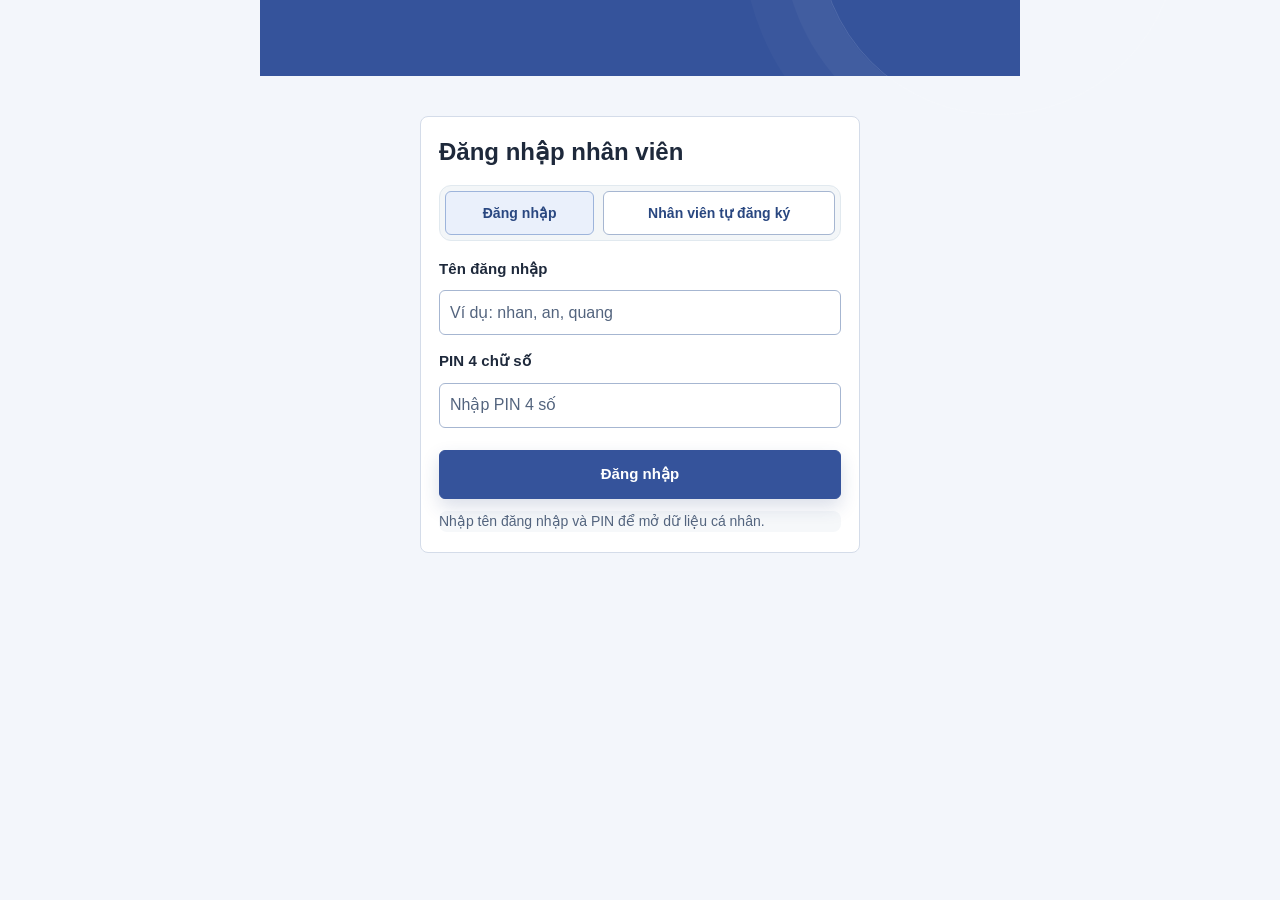
<file: soan-booking.html>
<!doctype html>
<html lang="vi">
<head>
<meta charset="utf-8">
<meta name="viewport" content="width=device-width,initial-scale=1">
<title>Soạn Booking | Fast Track SGN</title>



<style id="vietnamese-font-fix">
html,body{font-family:Arial,"Segoe UI",Tahoma,sans-serif!important}
body,body *{font-family:Arial,"Segoe UI",Tahoma,sans-serif!important}
input,select,textarea,button{font-family:Arial,"Segoe UI",Tahoma,sans-serif!important;font-synthesis:none}
</style>





<link rel="stylesheet" href="assets/css/shared-layout.css?v=blue-20261128">
<style id="booking-workspace-switcher">
.workspace-switcher{display:grid!important;grid-template-columns:repeat(2,minmax(0,1fr))!important;gap:14px!important;margin:0 0 20px!important}
.workspace-choice{display:flex!important;align-items:center!important;gap:13px!important;min-height:94px!important;padding:17px 19px!important;border:1px solid var(--ft-line,#d8e0e8)!important;border-radius:15px!important;background:#fff!important;color:var(--ft-navy,#14233f)!important;text-decoration:none!important;box-shadow:0 5px 16px #14233f0c!important;transition:transform .18s ease,box-shadow .18s ease!important}
.workspace-choice:hover{transform:translateY(-2px)!important;box-shadow:0 9px 22px #14233f18!important}
.workspace-choice.composer-choice{border-left:5px solid var(--ft-blue,#334370)!important}
.workspace-choice.archive-choice{border-left:5px solid var(--ft-green,#354983)!important}
.workspace-icon{display:grid;place-items:center;flex:0 0 46px;width:46px;height:46px;border-radius:12px;background:#edf3fa;font-size:23px}
.archive-choice .workspace-icon{background:#edeff5}
.workspace-copy{display:flex;flex:1;min-width:0;flex-direction:column;gap:5px}
.workspace-copy strong{font-size:15px;line-height:1.35;font-weight:800}
.workspace-copy small{font-size:12px;line-height:1.45;color:#6f737b}
.workspace-arrow{font-size:12px;font-weight:800;white-space:nowrap;color:#4c597e}
.archive-choice .workspace-arrow{color:#314373}
body.archive-only #bookingMain>*:not(#savedReviewArchive){display:none!important}
body.archive-only #savedReviewArchive{display:block!important}
@media(max-width:700px){.workspace-switcher{grid-template-columns:1fr!important;gap:10px!important}.workspace-choice{min-height:82px!important;padding:14px!important}.workspace-copy strong{font-size:14px}.workspace-arrow{font-size:11px}}
</style>
<link rel="stylesheet" href="assets/css/shared-visual.css?v=blue-20261128">


<style id="ft-black-gold-application-shell">
:root{--ft-bg:#0b0b0b;--ft-panel:#171717;--ft-panel2:#1d1d1d;--ft-gold:#b89b5e;--ft-gold-hi:#dcc58a;--ft-text:#f5f0e6;--ft-muted:#a7a29a;--ft-line:#34312a;--ft-side:258px}
html,body{background:var(--ft-bg)!important;color:var(--ft-text)!important;font-family:Manrope,Arial,sans-serif!important}
body{margin:0!important;min-height:100vh!important;font-size:13px!important}
.ft-app{min-height:100vh!important}
.ft-sidebar{position:fixed!important;inset:0 auto 0 0!important;width:var(--ft-side)!important;z-index:1001!important;display:flex!important;flex-direction:column!important;background:#10100f!important;border-right:1px solid var(--ft-line)!important;transition:width .2s ease,transform .2s ease!important}
.ft-brand{height:70px!important;min-height:70px!important;display:flex!important;align-items:center!important;gap:12px!important;padding:0 19px!important;border-bottom:1px solid var(--ft-line)!important;text-decoration:none!important;color:var(--ft-text)!important}
.ft-brand-mark{width:36px!important;height:36px!important;display:grid!important;place-items:center!important;border:1px solid #806b3f!important;border-radius:11px!important;background:linear-gradient(145deg,#292318,#171510)!important;color:var(--ft-gold-hi)!important;font-size:15px!important;font-weight:850!important}
.ft-brand-copy b{display:block!important;color:var(--ft-text)!important;font-size:12px!important;letter-spacing:1px!important}
.ft-brand-copy small{display:block!important;margin-top:2px!important;color:#8f887c!important;font-size:9px!important;letter-spacing:1.5px!important}
.ft-nav{flex:1!important;overflow:auto!important;padding:18px 12px!important}
.ft-nav-label{display:block!important;padding:12px 10px 6px!important;color:#777168!important;font-size:9px!important;font-weight:800!important;letter-spacing:1.5px!important}
.ft-nav-link{display:flex!important;align-items:center!important;gap:11px!important;min-height:41px!important;margin:2px 0!important;padding:8px 11px!important;border:1px solid transparent!important;border-radius:9px!important;background:transparent!important;color:#bdb7ac!important;text-decoration:none!important;font-size:12px!important;font-weight:650!important}
.ft-nav-link:hover{background:#1b1a17!important;color:var(--ft-text)!important}
.ft-nav-link.active{background:#292318!important;border-color:#57492d!important;color:var(--ft-gold-hi)!important}
.ft-nav-icon{width:19px!important;text-align:center!important;color:var(--ft-gold)!important;font-size:18px!important}
.ft-sidebar-foot{display:flex!important;align-items:center!important;gap:9px!important;padding:17px 21px!important;border-top:1px solid var(--ft-line)!important;color:var(--ft-muted)!important;font-size:10px!important}
.ft-status-dot{width:7px!important;height:7px!important;border-radius:50%!important;background:#57699b!important;box-shadow:0 0 9px #57699b66!important}
.ft-main{min-height:100vh!important;margin-left:var(--ft-side)!important;transition:margin-left .2s ease!important}
.ft-topbar{position:sticky!important;top:0!important;z-index:1000!important;height:70px!important;display:flex!important;align-items:center!important;gap:14px!important;padding:0 28px!important;background:#0d0d0cf2!important;border:0!important;border-bottom:1px solid var(--ft-line)!important;box-shadow:none!important;backdrop-filter:blur(14px)!important}
.ft-menu-toggle{width:36px!important;height:36px!important;min-height:36px!important;display:flex!important;flex-direction:column!important;justify-content:center!important;gap:4px!important;padding:8px!important;border:1px solid transparent!important;border-radius:9px!important;background:transparent!important}
.ft-menu-toggle:hover{background:#24221d!important;border-color:var(--ft-line)!important}
.ft-menu-toggle span{display:block!important;width:17px!important;height:1.5px!important;background:var(--ft-muted)!important}
.ft-top-context small{display:block!important;color:var(--ft-gold)!important;font-size:9px!important;font-weight:800!important;letter-spacing:1.3px!important}
.ft-top-context b{display:block!important;color:var(--ft-text)!important;font-size:13px!important;font-weight:750!important}
.ft-top-spacer{flex:1!important}
.ft-account-link{padding:8px 11px!important;border:1px solid var(--ft-line)!important;border-radius:8px!important;background:#171716!important;color:#d6cbb6!important;text-decoration:none!important;font-size:11px!important;font-weight:700!important}
.ft-account-link span{padding-left:7px!important;color:var(--ft-gold-hi)!important}
.ft-content{width:min(1420px,calc(100% - 56px))!important;max-width:1420px!important;margin:0 auto!important;padding:27px 0 32px!important}
.ft-content .home-hero{margin:0 0 19px!important;padding:25px 26px!important;border:1px solid var(--ft-line)!important;border-left:3px solid var(--ft-gold)!important;border-radius:14px!important;background:linear-gradient(120deg,#1b1915,#171717 70%)!important;box-shadow:0 12px 30px #0003!important}
.ft-content .hero-kicker{color:var(--ft-gold)!important;font-size:9px!important;letter-spacing:1.5px!important}
.ft-content .home-hero h2,.ft-content .intro h2{margin:4px 0 6px!important;padding:0!important;border:0!important;color:var(--ft-text)!important;font-size:25px!important;font-weight:800!important;letter-spacing:-.5px!important}
.ft-content .home-hero p,.ft-content .intro p{color:var(--ft-muted)!important;font-size:12px!important}
.ft-content #staffAuthPanel{width:min(100%,760px)!important;margin:0 auto 19px!important;padding:22px!important;border:1px solid #665638!important;border-top:2px solid var(--ft-gold)!important;border-radius:13px!important;background:#171715!important;box-shadow:0 10px 28px #0003!important;color:var(--ft-text)!important}
.ft-content #staffAuthPanel h2{margin:0 0 8px!important;padding:0!important;border:0!important;color:var(--ft-gold-hi)!important;font-size:19px!important}
.ft-content #staffAuthPanel p{color:#bdb6a9!important;font-size:12px!important}
.ft-content #staffAuthPanel label{color:#e3d8c3!important;font-size:12px!important}
.ft-content #staffAuthPanel input{min-height:43px!important;border:1px solid #4a453a!important;border-radius:8px!important;background:#0f0f0e!important;color:var(--ft-text)!important}
.ft-content #staffAuthPanel input:focus{border-color:var(--ft-gold)!important;box-shadow:0 0 0 3px #b89b5e20!important}
.ft-content #staffAuthPanel button,.ft-content #staffAuthPanel .auth-actions a{border:1px solid var(--ft-gold)!important;border-radius:8px!important;background:linear-gradient(135deg,#c5a96b,#a88a4e)!important;color:#17140e!important;font-weight:800!important}
.ft-content #staffAuthPanel button.secondary,.ft-content #staffAuthPanel button.ghost,.ft-content #staffAuthPanel .auth-actions button{border:1px solid #514a3b!important;background:#24221d!important;color:#e4d8c0!important}
.ft-content #staffAuthMessage{color:var(--ft-gold-hi)!important}
.ft-content .intro{margin:0 0 13px!important;padding:0!important;border:0!important;background:transparent!important;box-shadow:none!important}
.ft-content .intro h2{font-size:17px!important}
.ft-content .menu{grid-template-columns:repeat(3,minmax(0,1fr))!important;gap:13px!important}
.ft-content .item,.ft-content .item:nth-child(2),.ft-content .item:nth-child(3){min-height:175px!important;padding:18px!important;border:1px solid var(--ft-line)!important;border-top:2px solid var(--ft-gold)!important;border-radius:12px!important;background:var(--ft-panel)!important;box-shadow:none!important;color:var(--ft-text)!important}
.ft-content .item:hover{transform:translateY(-2px)!important;border-color:#77643e!important;background:#1c1b18!important}
.ft-content .item h3{color:var(--ft-text)!important;font-size:14px!important}
.ft-content .item p{color:var(--ft-muted)!important;font-size:11px!important}
.ft-content .icon{width:39px!important;height:39px!important;display:grid!important;place-items:center!important;border-radius:9px!important;background:#2a2419!important;color:var(--ft-gold-hi)!important}
.ft-content .go{color:var(--ft-gold-hi)!important;font-size:11px!important}
.ft-footer{margin:0!important;padding:16px 20px!important;border:0!important;border-top:1px solid var(--ft-line)!important;background:#10100f!important;color:#777168!important;text-align:center!important;font-size:9px!important;letter-spacing:.7px!important}
.ft-app.ft-collapsed .ft-sidebar{width:76px!important}
.ft-app.ft-collapsed .ft-main{margin-left:76px!important}
.ft-app.ft-collapsed .ft-brand{padding:0 20px!important}
.ft-app.ft-collapsed .ft-brand-copy,.ft-app.ft-collapsed .ft-nav-label,.ft-app.ft-collapsed .ft-nav-link>span:last-child,.ft-app.ft-collapsed .ft-sidebar-foot>span:last-child{display:none!important}
.ft-app.ft-collapsed .ft-nav-link{justify-content:center!important;padding:9px 0!important}
@media(max-width:900px){.ft-content .menu{grid-template-columns:repeat(2,minmax(0,1fr))!important}}
@media(max-width:680px){
 .ft-sidebar{width:min(286px,84vw)!important;transform:translateX(-105%)!important;box-shadow:20px 0 50px #0008!important}
 .ft-app.ft-mobile-open .ft-sidebar{transform:translateX(0)!important}
 .ft-main,.ft-app.ft-collapsed .ft-main{margin-left:0!important}
 .ft-app.ft-collapsed .ft-sidebar{width:min(286px,84vw)!important}
 .ft-app.ft-collapsed .ft-brand-copy,.ft-app.ft-collapsed .ft-nav-label,.ft-app.ft-collapsed .ft-nav-link>span:last-child,.ft-app.ft-collapsed .ft-sidebar-foot>span:last-child{display:block!important}
 .ft-app.ft-collapsed .ft-nav-link{justify-content:flex-start!important;padding:8px 11px!important}
 .ft-topbar{height:60px!important;padding:0 13px!important;gap:9px!important}
 .ft-content{width:calc(100% - 28px)!important;padding:18px 0 25px!important}
 .ft-content .home-hero{padding:19px!important}
 .ft-content .home-hero h2{font-size:21px!important}
 .ft-content #staffAuthPanel{padding:17px!important}
 .ft-content .menu{grid-template-columns:1fr!important}
 .ft-content .item{min-height:145px!important}
 .ft-account-link{font-size:10px!important;padding:7px 8px!important}
}
@media(prefers-reduced-motion:reduce){.ft-sidebar,.ft-main{transition:none!important}}

/* Legacy component compatibility: keep operational UI on the approved black-gold system. */
.ft-app,.ft-app *{font-family:Manrope,Arial,sans-serif!important}
.ft-content .panel,.ft-content .booking,.ft-content .review{
  border:1px solid var(--ft-line)!important;border-radius:13px!important;
  background:var(--ft-panel)!important;color:var(--ft-text)!important;
  box-shadow:0 8px 24px #0004!important
}
.ft-content .panel h2,.ft-content .booking h2,.ft-content .review h2{
  color:var(--ft-gold-hi)!important;border-color:var(--ft-line)!important
}
.ft-content .panel p,.ft-content .booking p,.ft-content .review p,
.ft-content .panel .hint,.ft-content .booking .hint,.ft-content .review .hint{
  color:var(--ft-muted)!important
}
.ft-content label{color:#ded6c6!important}
.ft-content input:not([type="checkbox"]):not([type="radio"]),
.ft-content select,.ft-content textarea{
  border:1px solid #494337!important;border-radius:8px!important;
  background:#10100f!important;color:var(--ft-text)!important;
  color-scheme:dark
}
.ft-content input::placeholder,.ft-content textarea::placeholder{color:#827d73!important}
.ft-content input:focus,.ft-content select:focus,.ft-content textarea:focus{
  border-color:var(--ft-gold)!important;outline:0!important;
  box-shadow:0 0 0 3px #b89b5e22!important
}
.ft-content button:not(:disabled):not(.secondary):not(.ghost):not(.danger):not(.btn-danger),
.ft-content .linkbtn:not(.secondary),.ft-content .back,.ft-content .hero-cta{
  border:1px solid var(--ft-gold)!important;border-radius:9px!important;
  background:linear-gradient(135deg,#c5a96b,#a88a4e)!important;
  color:#17140e!important;font-weight:800!important
}
.ft-content button.secondary,.ft-content button.ghost,.ft-content .ghost,
.ft-content .linkbtn.secondary{
  border:1px solid #514a3b!important;border-radius:9px!important;
  background:#24221d!important;color:#e4d8c0!important
}
.ft-content button.danger{
  border:1px solid #8c4545!important;border-radius:9px!important;
  background:#3a2020!important;color:#f0caca!important
}
.ft-content .tablewrap{
  border:1px solid var(--ft-line)!important;border-radius:11px!important;
  background:#121211!important;box-shadow:none!important
}
.ft-content table{background:#121211!important;color:var(--ft-text)!important}
.ft-content table th{
  background:#252219!important;color:var(--ft-gold-hi)!important;
  border-color:var(--ft-line)!important
}
.ft-content table td,.ft-content table tbody td{
  background:#171716!important;color:#e8e1d5!important;
  border-color:var(--ft-line)!important
}
.ft-content table tbody tr:nth-child(even) td{background:#1d1c19!important}
.ft-content table tbody tr:hover td{background:#29251c!important}


/* Semantic status colors: dark surfaces with clear success/warning/error contrast. */
.ft-content .status{
  background:#211f1a!important;color:#e8dfcc!important;
  border:1px solid #514a3b!important
}
.ft-content .status.good,.ft-content .pill.good{
  background:#1f2431!important;color:#b7c2df!important;border-color:#444f6c!important
}
.ft-content .status.warn,.ft-content .pill.warn{
  background:#352b18!important;color:#f0d18b!important;border-color:#806637!important
}
.ft-content .status.bad,.ft-content .pill.bad{
  background:#392020!important;color:#f0b9b9!important;border-color:#854848!important
}
.ft-content .count,.ft-content .pill,.ft-content .sectiontag,.ft-content .tag{
  background:#28251e!important;color:#e5d4ae!important;border:1px solid #514a3b!important
}
.ft-content :focus-visible{
  outline:2px solid var(--ft-gold-hi)!important;outline-offset:2px!important;
  box-shadow:0 0 0 3px #b89b5e24!important
}
.ft-content input[type="checkbox"],.ft-content input[type="radio"]{
  accent-color:var(--ft-gold)!important
}
</style>
<style id="ft-operations-theme-overrides">
/* Legacy operation components adapted to the shared black-and-champagne shell. */
.ft-content .panel,.ft-content .booking,.ft-content .review,.ft-content .staff,.ft-content .workspace-choice,.ft-content .archive-entry{
 background:#171717!important;color:#f5f0e6!important;border:1px solid #34312a!important;border-radius:13px!important;box-shadow:0 8px 24px #0004!important
}
.ft-content .panel:hover,.ft-content .workspace-choice:hover{border-color:#806b3f!important;box-shadow:0 10px 28px #0005!important}
.ft-content .panel h2,.ft-content .booking h2,.ft-content .review h2,.ft-content h2,.ft-content h3{color:#dcc58a!important}
.ft-content .panel h2,.ft-content .booking h2,.ft-content .review h2{border-color:#34312a!important}
.ft-content p,.ft-content .muted,.ft-content small,.ft-content .hint,.ft-content .description{color:#aaa49a!important}
.ft-content label,.ft-content .toolbar label,.ft-content .controls label{color:#d8cfbd!important}
.ft-content input:not([type=checkbox]):not([type=radio]),.ft-content select,.ft-content textarea{
 background:#10100f!important;color:#f5f0e6!important;border:1px solid #494337!important;border-radius:8px!important;box-shadow:none!important
}
.ft-content input::placeholder,.ft-content textarea::placeholder{color:#777168!important}
.ft-content input:focus,.ft-content select:focus,.ft-content textarea:focus{outline:none!important;border-color:#b89b5e!important;box-shadow:0 0 0 3px #b89b5e24!important}
.ft-content input[type=checkbox],.ft-content input[type=radio]{accent-color:#b89b5e}
.ft-content button,.ft-content .btn{
 border:1px solid #806b3f!important;border-radius:8px!important;background:linear-gradient(135deg,#c5a96b,#a88a4e)!important;color:#17140e!important;font-weight:750!important;box-shadow:none!important
}
.ft-content button.secondary,.ft-content button.ghost,.ft-content button.back,.ft-content .btn.secondary{
 border:1px solid #514a3b!important;background:#24221d!important;color:#e4d8c0!important
}
.ft-content button.danger,.ft-content button.delete,.ft-content .btn.danger{border-color:#854848!important;background:#492525!important;color:#f3d7d7!important}
.ft-content button:disabled{opacity:.48!important}
.ft-content .tablewrap,.ft-content .table-wrapper,.ft-content .table-responsive{max-width:100%!important;overflow:auto!important;border:1px solid #34312a!important;border-radius:10px!important;background:#141414!important}
.ft-content table{color:#e9e2d5!important;border-color:#34312a!important}
.ft-content th{background:#29251d!important;color:#dcc58a!important;border-color:#49402f!important}
.ft-content td{background:#171717!important;color:#e8e1d5!important;border-color:#34312a!important}
.ft-content tbody tr:nth-child(even) td{background:#1c1b18!important}
.ft-content tbody tr:hover td{background:#29251d!important}
.ft-content th:first-child,.ft-content td:first-child{background:#211f1a!important;color:#eee5d4!important}
.ft-content pre,.ft-content code{background:#111!important;color:#e8dfce!important;border-color:#403a2e!important}
/* Christmas body panels: warm ivory background with dark evergreen text for contrast. */
.ft-content .booking pre.body-content{background:#fff4e5!important;color:#2e364b!important;border:1px solid #d8bd83!important;border-left:4px solid #a83232!important;border-radius:9px!important;padding:14px 16px!important;white-space:pre-wrap!important;overflow-wrap:anywhere!important;line-height:1.65!important;box-shadow:inset 0 0 0 1px #ffffff80!important}
.ft-content .workspace-choice{color:#f5f0e6!important}
.ft-content .workspace-choice strong,.ft-content .workspace-choice .workspace-copy strong{color:#dcc58a!important}
.ft-content .workspace-choice small,.ft-content .workspace-arrow{color:#aaa49a!important}
.ft-content .status,.ft-content .badge{border-color:#514a3b!important}
#globalStaffAuthBar{top:80px!important;right:18px!important;z-index:1100!important;background:#171716!important;border:1px solid #806b3f!important;color:#f5f0e6!important;box-shadow:0 8px 24px #0007!important}
#globalStaffAuthBar button{border:1px solid #806b3f!important;border-radius:7px!important;background:#29251d!important;color:#dcc58a!important}
.ft-content #cloudAccountBar{position:relative!important;inset:auto!important;right:auto!important;top:auto!important;bottom:auto!important;display:flex!important;width:max-content!important;max-width:100%!important;margin:0 0 14px auto!important;box-sizing:border-box!important;background:#171716!important;border:1px solid #806b3f!important;color:#f5f0e6!important}
.ft-content #cloudAccountBar[hidden]{display:none!important}
.ft-content #cloudAccountBar button{border:1px solid #806b3f!important;background:#29251d!important;color:#dcc58a!important}
@media(max-width:680px){
 #globalStaffAuthBar{top:68px!important;right:10px!important;max-width:calc(100vw - 20px)!important}
 .ft-content .toolbar,.ft-content .controls{gap:9px!important}
 .ft-content table{min-width:680px}
}
</style>

<link rel="stylesheet" href="assets/css/shared-mobile-contrast.css?v=blue-20261128">

<style id="cloud-account-style">
#cloudAccountBar{position:fixed;right:14px;top:12px;z-index:99990;display:flex;align-items:center;gap:9px;padding:7px 10px;border:1px solid #8f7547;border-radius:999px;background:#1a1f2bed;color:#f7efdf;font-size:12px;box-shadow:0 5px 18px #0004}
#cloudAccountBar[hidden]{display:none!important}
#cloudAccountBar button{padding:6px 9px;font-size:11px}
@media(max-width:600px){#cloudAccountBar{top:auto;bottom:76px;right:9px;max-width:calc(100vw - 18px)}#cloudAccountEmail{max-width:160px;overflow:hidden;text-overflow:ellipsis;white-space:nowrap}}


/* Responsive operational layouts: keep wide data inside its own scroll region. */
.ft-content,.ft-content *{box-sizing:border-box}
.ft-content{min-width:0;max-width:100%}
.ft-content .tablewrap,.ft-content .table-wrapper,.ft-content .table-responsive{
  display:block;width:100%;max-width:100%;min-width:0;overflow-x:auto!important;overflow-y:auto!important;
  -webkit-overflow-scrolling:touch;overscroll-behavior-x:contain;scrollbar-gutter:stable
}
.ft-content table{width:100%;max-width:none}
.ft-content input:not([type=checkbox]):not([type=radio]),
.ft-content select,.ft-content textarea{max-width:100%;min-width:0}
.ft-content textarea{width:100%;resize:vertical}
.ft-content .fields>* ,.ft-content .grid>*{min-width:0;max-width:100%}
.ft-content .toolbar,.ft-content .controls{min-width:0;max-width:100%}
.ft-content .toolbar>*,.ft-content .controls>*{min-width:0;max-width:100%}
@media(max-width:680px){
  .ft-content .fields{grid-template-columns:minmax(0,1fr)!important}
  .ft-content .toolbar{grid-template-columns:minmax(0,1fr)!important;align-items:stretch!important}
  .ft-content .controls{display:flex!important;flex-wrap:wrap!important;align-items:stretch!important}
  .ft-content .controls>*{flex:1 1 100%!important;width:100%;min-width:0!important}
  .ft-content .toolbar button,.ft-content .controls button{width:100%;min-width:0!important}
  .ft-content .tablewrap,.ft-content .table-wrapper,.ft-content .table-responsive{
    max-height:65vh;overflow-x:auto!important;overflow-y:auto!important
  }
  .ft-content table{min-width:680px}
  .ft-content #schedule{min-width:980px}
  .ft-content #cloudAccountBar{width:100%!important;margin:0 0 12px!important;flex-wrap:wrap!important}
  .ft-content .panel{min-width:0}
}
@media(max-width:380px){
  .ft-content{width:calc(100% - 20px)!important}
  .ft-content .panel{padding:12px!important}
  .ft-content th,.ft-content td{padding:7px 8px!important}
}

</style>
<link rel="stylesheet" href="assets/css/shared-ui.css?v=blue-20261128">
<link rel="stylesheet" href="assets/css/complete-redesign.css?v=blue-20261128">
<style id="sidebar-logout-style">
.ft-sidebar-logout{width:calc(100% - 24px)!important;margin:8px 12px 14px!important;text-align:left!important;cursor:pointer!important;color:#e4c9a0!important;border:1px solid #574735!important;background:#211d17!important}
.ft-sidebar-logout:hover{background:#38251f!important;border-color:#8a5947!important;color:#fff0dc!important}
.ft-sidebar-logout .ft-nav-icon{color:#d5a078!important}
.ft-app.ft-collapsed .ft-sidebar-logout{width:52px!important;justify-content:center!important;margin:8px 12px 14px!important;padding:9px 0!important}
@media(max-width:680px){.ft-sidebar-logout{width:calc(100% - 24px)!important}.ft-app.ft-collapsed .ft-sidebar-logout{width:calc(100% - 24px)!important;justify-content:flex-start!important;padding:8px 11px!important}}
</style>

<style id="booking-summary-white-readable-text">
/* TỔNG HỢP KẾT QUẢ: dark-green typography on the existing white surface. */
.ft-content #summary{
  background:#fff!important;
  color:#262f4b!important;
  border:1px solid #d0d4de!important;
}
.ft-content #summary h2{
  color:#1f273f!important;
  border-color:#d9dde5!important;
}
.ft-content #summary .kv{
  background:#f6f7fa!important;
  border:1px solid #dbdee6!important;
}
.ft-content #summary .kv small,
.ft-content #summary .hint,
.ft-content #summary label,
.ft-content #summary #filterCount{
  color:#3d465d!important;
}
.ft-content #summary .kv b{
  color:#1f273f!important;
}
.ft-content #summary input,
.ft-content #summary select{
  background:#fff!important;
  color:#262f4b!important;
  border:1px solid #b1b7c7!important;
}
.ft-content #summary input::placeholder{color:#787d8b!important}
.ft-content #summary input:focus,
.ft-content #summary select:focus{
  border-color:#3a4973!important;
  box-shadow:0 0 0 3px #3a497320!important;
}
</style>


<style id="booking-input-label-emphasis">
/* Làm nổi bật hai hướng dẫn thao tác chính trong khu vực dán booking. */
.ft-content label[for="raw"]{
 display:inline-flex!important;align-items:center!important;
 margin:0 0 10px!important;padding:10px 14px!important;
 border:1px solid #b89b5e!important;border-left:4px solid #e0bd70!important;
 border-radius:9px!important;background:linear-gradient(110deg,#3a2e1b,#282219)!important;
 color:#fff0c7!important;font-size:13px!important;font-weight:850!important;
 line-height:1.5!important;letter-spacing:.1px!important;
 box-shadow:0 4px 14px #0005!important
}
</style>


<style id="ft-review-table-readable-contrast">
/* High-contrast review/archive tables: readable on mobile in the light content area. */
.ft-content #savedReviewTables .review,
.ft-content #reviews .review{
  background:#ffffff!important;color:#172b45!important;
  border:1px solid #d8e1eb!important;border-left:5px solid #b17a25!important;
  box-shadow:0 5px 18px #172b4510!important
}
.ft-content #savedReviewTables .review h2,
.ft-content #savedReviewTables .review h3,
.ft-content #reviews .review h2,
.ft-content #reviews .review h3{color:#172b45!important}
.ft-content #savedReviewTables .review .tablewrap,
.ft-content #reviews .review .tablewrap{
  background:#ffffff!important;border:1px solid #d7e0ea!important
}
.ft-content #savedReviewTables .review table,
.ft-content #reviews .review table{
  background:#ffffff!important;color:#1d2d42!important;border-collapse:separate!important;
  border-spacing:0!important
}
.ft-content #savedReviewTables .review table th,
.ft-content #reviews .review table th{
  background:#edf2f8!important;color:#344b68!important;
  border-color:#d5deea!important;font-weight:800!important
}
.ft-content #savedReviewTables .review table td,
.ft-content #savedReviewTables .review table tbody td,
.ft-content #reviews .review table td,
.ft-content #reviews .review table tbody td{
  background:#ffffff!important;color:#26384f!important;
  border-color:#e0e6ee!important
}
.ft-content #savedReviewTables .review table tbody tr:nth-child(even) td,
.ft-content #reviews .review table tbody tr:nth-child(even) td{background:#f4f7fb!important}
.ft-content #savedReviewTables .review table tbody tr:hover td,
.ft-content #reviews .review table tbody tr:hover td{background:#eaf1f8!important}
.ft-content #savedReviewTables .review table th:first-child,
.ft-content #savedReviewTables .review table td:first-child,
.ft-content #reviews .review table th:first-child,
.ft-content #reviews .review table td:first-child{
  background:#edf2f8!important;color:#26384f!important
}
.ft-content #savedReviewTables .review .muted,
.ft-content #reviews .review .muted{color:#64748b!important}
.ft-content #savedReviewTables .review button,
.ft-content #reviews .review button{
  background:#fff4df!important;color:#3b4153!important;
  border:1px solid #dfbd78!important
}
.ft-content #savedReviewTables .review input[type="time"]{
  background:#ffffff!important;color:#26384f!important;color-scheme:light!important
}
</style>


<style id="ft-archive-filter-summary-contrast">
/* Improve readability of archive filters and daily summary on light surfaces. */
.ft-content #savedReviewArchive .saved-archive-filters{
  background:#f7f9fc!important;border:1px solid #d7e1ec!important;
  border-radius:16px!important;padding:16px!important
}
.ft-content #savedReviewArchive .saved-archive-filters label{
  color:#344b68!important;font-weight:800!important;opacity:1!important
}
.ft-content #savedReviewArchive .saved-archive-filters input,
.ft-content #savedReviewArchive .saved-archive-filters select{
  background:#ffffff!important;color:#1d2d42!important;
  border:1px solid #c8d5e3!important;opacity:1!important;
  color-scheme:light!important
}
.ft-content #savedReviewArchive .saved-archive-filters input::placeholder{
  color:#64748b!important;opacity:1!important
}
.ft-content #savedReviewArchive #savedDailySummary .kv{
  background:#f7f9fc!important;border:1px solid #cbd7e4!important;
  border-left:4px solid #3c4d7b!important;border-radius:12px!important;
  padding:14px 16px!important;color:#344b68!important
}
.ft-content #savedReviewArchive #savedDailySummary .kv b{
  color:#172b45!important;font-weight:850!important;opacity:1!important
}
.ft-content #savedReviewArchive #savedDailySummary .kv .hint{
  color:#526780!important;opacity:1!important
}
</style>


<style id="ft-copy-subject-final-contrast">
/* Final high-specificity override for both live and archived copy-subject tables. */
#ftApp .ft-content #bookingMain #reviews section.review,
#ftApp .ft-content #bookingMain #savedReviewTables section.review{
  background:#fff!important;color:#172b45!important;border:1px solid #cbd5e1!important;
  border-left:5px solid #3d4c74!important;box-shadow:0 4px 16px rgba(15,23,42,.09)!important;
}
#ftApp .ft-content #bookingMain #reviews section.review h2,
#ftApp .ft-content #bookingMain #savedReviewTables section.review h2{
  color:#172b45!important;background:transparent!important;opacity:1!important;
}
#ftApp .ft-content #bookingMain #reviews section.review .tablewrap,
#ftApp .ft-content #bookingMain #savedReviewTables section.review .tablewrap{
  background:#fff!important;border:1px solid #cbd5e1!important;overflow-x:auto!important;
}
#ftApp .ft-content #bookingMain #reviews section.review table,
#ftApp .ft-content #bookingMain #savedReviewTables section.review table{
  background:#fff!important;color:#172b45!important;border-collapse:separate!important;
  border-spacing:0!important;
}
#ftApp .ft-content #bookingMain #reviews section.review table thead th,
#ftApp .ft-content #bookingMain #savedReviewTables section.review table thead th{
  background:#e8eef5!important;color:#172b45!important;border-color:#cbd5e1!important;
  font-weight:800!important;opacity:1!important;
}
#ftApp .ft-content #bookingMain #reviews section.review table tbody td,
#ftApp .ft-content #bookingMain #savedReviewTables section.review table tbody td{
  background:#fff!important;color:#1e293b!important;border-color:#dbe3ec!important;
  opacity:1!important;text-shadow:none!important;
}
#ftApp .ft-content #bookingMain #reviews section.review table tbody tr:nth-child(even) td,
#ftApp .ft-content #bookingMain #savedReviewTables section.review table tbody tr:nth-child(even) td{
  background:#f1f5f9!important;
}
#ftApp .ft-content #bookingMain #reviews section.review button,
#ftApp .ft-content #bookingMain #savedReviewTables section.review button{
  background:#eceef3!important;color:#252f4b!important;border:1px solid #868fa9!important;
  font-weight:800!important;opacity:1!important;box-shadow:none!important;
}
#ftApp .ft-content #bookingMain #reviews section.review .topline,
#ftApp .ft-content #bookingMain #savedReviewTables section.review .topline{
  background:transparent!important;color:#172b45!important;
}
</style>

<style id="ft-simple-indigo-final">
:root{color-scheme:light;--ft-navy:#434da0;--ft-green:#434da0;--ft-bg:#fff;--ft-ink:#222;--ft-muted:#666;--ft-line:#ddd;--ft-shadow:none;--ft-radius:6px;--app-bg:#fff;--surface:#fff;--ink:#222;--muted:#666;--line:#ddd;--blue:#434da0;--blue-soft:#eef0f9;--radius:6px;--shadow:none}
html body,html body .ft-app,html body .ft-main,html body .ft-content{background:#fff!important;color:#222!important;font-family:Arial,sans-serif!important;text-shadow:none!important}
html body .ft-sidebar{background:#fff!important;border-color:#ddd!important;box-shadow:none!important}
html body .ft-topbar,html body header{background:#434da0!important;color:#fff!important;border:0!important;box-shadow:0 1px 3px #0002!important;backdrop-filter:none!important}
html body .ft-topbar *,html body header h1,html body header p{color:#fff!important;text-shadow:none!important}
html body .ft-topbar button,html body .ft-topbar a{background:transparent!important;border-color:#ffffff66!important;color:#fff!important;box-shadow:none!important}
html body .ft-menu-toggle span{background:#fff!important}
html body .ft-brand{background:#fff!important;border-color:#ddd!important}
html body .ft-brand-mark{background:#434da0!important;color:#fff!important;border:0!important}
html body .ft-brand-copy b,html body .ft-nav-link{color:#222!important}
html body .ft-brand-copy small,html body .ft-nav-label,html body .ft-sidebar-foot,html body .ft-nav-icon{color:#666!important}
html body .ft-nav-link{border-radius:0!important;background:transparent!important;box-shadow:none!important}
html body .ft-nav-link.active,html body .ft-nav-link:hover{background:#eef0f9!important;color:#434da0!important}
html body .ft-nav-link.active *{color:#434da0!important}
html body :is(.panel,.booking,.review,.staff,.workspace-choice,.intro,.home-hero,.item,.hero,.kv,.stat,.metric,#staffAuthPanel,dialog){background:#fff!important;color:#222!important;border:1px solid #ddd!important;border-radius:6px!important;box-shadow:none!important;text-shadow:none!important}
html body .home-hero{min-height:0!important;padding:20px!important;text-align:left!important}
html body :is(.home-hero,.intro,.panel,.booking,.review,.item)::before,html body :is(.home-hero,.intro,.panel,.booking,.review,.item)::after{content:none!important;display:none!important}
html body :is(h1,h2,h3,h4,label,.kv b,.stat b,.metric b,.hero h1,.hero p,.item h3){color:#222!important;text-shadow:none!important;-webkit-text-fill-color:currentColor!important}
html body :is(p,.hint,.muted,small,.sub,.kv small,.stat span,.metric span){color:#666!important;text-shadow:none!important}
html body .ft-topbar :is(b,small,span),html body header :is(h1,p){color:#fff!important}
html body :is(input:not([type=checkbox]):not([type=radio]),select,textarea){background:#fff!important;color:#222!important;border:1px solid #bbb!important;border-radius:5px!important;box-shadow:none!important;color-scheme:light!important}
html body :is(input,select,textarea):focus{outline:2px solid #434da0!important;outline-offset:0!important}
html body :is(button,.btn,.linkbtn,.hero-cta,.back){background:#434da0!important;color:#fff!important;-webkit-text-fill-color:currentColor!important;border:1px solid #434da0!important;border-radius:5px!important;box-shadow:none!important;text-shadow:none!important;transform:none!important}
html body :is(button,.btn,.linkbtn):is(.secondary,.ghost,.back){background:#fff!important;color:#434da0!important;border-color:#bbb!important}
html body button.danger{background:#fff!important;color:#222!important;border-color:#999!important}
html body .ft-topbar :is(button,a){background:transparent!important;color:#fff!important}
html body :is(.icon,.go,.hero-kicker){color:#434da0!important;background:none!important;box-shadow:none!important}
html body :is(.tablewrap,.table-wrapper,.table-responsive){background:#fff!important;border-color:#ddd!important;border-radius:5px!important;box-shadow:none!important}
html body table{background:#fff!important;color:#222!important}
html body table th{background:#eef0f9!important;color:#222!important;border-color:#ddd!important}
html body table tbody td{background:#fff!important;color:#222!important;border-color:#ddd!important}
html body table tbody tr:nth-child(even) td{background:#fafafa!important}
html body table tbody tr:hover td{background:#eef0f9!important}
html body :is(.status,.tag,.pill,.count,pre){background:#f5f5f5!important;color:#333!important;border-color:#ddd!important;text-shadow:none!important;box-shadow:none!important}
html body :is(.tag,.pill,.status).good{background:#eef0f9!important;color:#434da0!important}
html body :is(.tag,.pill,.status).bad{background:#eee!important;color:#222!important}
html body :is(.tag,.pill,.status).warn{background:#f5f5f5!important;color:#333!important}
html body :is(.ft-footer,footer){background:#fff!important;color:#666!important;border-top:1px solid #ddd!important}
html body #app #cards .table-tools{background:#fff!important;border-color:#ddd!important}
html body #app #cards .table-tools :is(span,b,button){color:#434da0!important;background:#fff!important}
html body #app #cards table.worktable thead th{background:#eef0f9!important;color:#222!important}
html body #app #cards table.worktable tbody td{background:#fff!important;color:#222!important}
html body #app #cards table.worktable tbody tr:nth-child(even) td{background:#fafafa!important}
html body #app #cards table.worktable tbody td .tag{background:#eef0f9!important;color:#303878!important;border-color:#c8cce6!important}
html body #app #cards table.worktable tbody td button{background:#fff!important;color:#434da0!important;border-color:#bbb!important}
html body #bookingMain .contact-links a.linkbtn,html body #bookingMain .actions a.linkbtn{background:#434da0!important;color:#fff!important;-webkit-text-fill-color:#fff!important;border-color:#434da0!important;box-shadow:none!important}
@media(max-width:680px){html body .ft-content{padding:12px 10px 24px!important}html body .ft-sidebar{width:min(78vw,300px)!important}html body .ft-topbar{height:auto!important;min-height:56px!important}html body .ft-nav-link{min-height:48px!important;font-size:15px!important}html body .menu{grid-template-columns:1fr!important}html body .menu .item{min-height:0!important;padding:15px!important}}
</style>
<style id="ft-responsive-components-v1">
html{box-sizing:border-box;-webkit-text-size-adjust:100%;background:#fff!important}
*,*::before,*::after{box-sizing:inherit}
[hidden]{display:none!important}
html body .ft-content{min-width:0!important;max-width:1440px!important;padding:24px clamp(12px,2.5vw,32px) 32px!important}
html body :is(.panel,.booking,.review,.staff,.workspace-choice,.kv,.metric,.stat,#staffAuthPanel){min-width:0!important;max-width:100%!important;border-radius:6px!important;box-shadow:none!important}
html body :is(.panel,.booking,.review,#staffAuthPanel){padding:clamp(14px,2vw,22px)!important;margin-bottom:16px!important}
html body :is(.controls,.toolbar,.actions,.dialog-actions,.auth-actions,.sticky-actions,.contact-links,.photo-actions,.saved-archive-filters){display:flex!important;flex-wrap:wrap!important;gap:10px!important;min-width:0!important;max-width:100%!important;align-items:center!important}
html body :is(.controls,.toolbar,.saved-archive-filters)>div{flex:1 1 180px;min-width:0!important;max-width:100%!important}
html body :is(.grid,.summary,.dialog-grid,.staffgrid,.fields){min-width:0!important;max-width:100%!important;gap:12px!important}
html body :is(.grid,.summary,.dialog-grid,.staffgrid,.fields)>*{min-width:0!important}
html body :is(button,.btn,.linkbtn,.back,.hero-cta){display:inline-flex;align-items:center;justify-content:center;gap:6px;min-height:40px!important;max-width:100%!important;padding:9px 14px!important;font-size:14px!important;font-weight:600!important;line-height:1.35!important;white-space:normal!important;overflow-wrap:anywhere;text-align:center!important;border-radius:5px!important;box-shadow:none!important;transition:background-color .12s ease!important}
html body :is(button,.btn,.linkbtn):not(:disabled):hover{filter:brightness(.94)!important;transform:none!important}
html body :is(button,a,input,select,textarea):focus-visible{outline:2px solid #434da0!important;outline-offset:2px!important}
html body :is(input:not([type=checkbox]):not([type=radio]),select,textarea){min-width:0!important;max-width:100%!important;min-height:42px!important;font-size:15px!important;line-height:1.4!important;padding:10px 12px!important}
html body input[type=date],html body input[type=time]{min-inline-size:0!important;max-inline-size:100%!important}
html body :is(input,textarea)::placeholder{color:#777!important;opacity:1!important}
html body :is(pre,.bodytext,.subject){max-width:100%!important;white-space:pre-wrap!important;overflow-wrap:anywhere!important}
html body dialog{width:min(680px,calc(100% - 24px))!important;max-height:90dvh!important;overflow:auto!important;padding:18px!important}
html body dialog::backdrop{background:#0006!important}
html body :is(.tablewrap,.table-wrapper,.table-responsive){min-width:0!important;max-width:100%!important;overflow-x:auto!important}
html body #app #cards .table-tools{display:flex!important;flex-wrap:wrap!important;align-items:center!important;gap:8px!important;padding:10px!important}
html body #app #cards .table-tools button{min-width:40px!important;min-height:40px!important;padding:6px 12px!important}
html body #app #cards table.worktable :is(td,th){overflow-wrap:normal!important}
html body #app #cards table.worktable input{width:100%!important;min-width:0!important;max-width:100%!important;padding:4px!important}
html body #app #cards table.worktable button{min-height:32px!important;padding:5px 8px!important}
html body .ft-menu-toggle{min-width:44px!important;min-height:44px!important;padding:8px!important}
@media(max-width:680px){
html body .ft-content{padding:12px 10px 24px!important}
html body :is(.panel,.booking,.review,#staffAuthPanel){padding:14px!important;margin-bottom:12px!important}
html body :is(.controls,.toolbar,.saved-archive-filters)>div{flex:1 1 100%!important}
html body :is(.grid,.summary,.staffgrid,.dialog-grid){grid-template-columns:repeat(2,minmax(0,1fr))!important}
html body .dialog-grid{grid-template-columns:minmax(0,1fr)!important}
html body :is(button,.btn,.linkbtn,.back,.hero-cta){min-height:44px!important}
html body :is(.actions,.contact-links,.auth-actions,.dialog-actions)>:is(button,a){flex:1 1 125px!important}
html body :is(input:not([type=checkbox]):not([type=radio]),select,textarea){font-size:16px!important;min-height:44px!important}
html body #app #cards table.worktable input{min-height:32px!important;font-size:14px!important}
html body #app #cards table.worktable button{min-height:32px!important}
html body .ft-top-context{min-width:0!important}
html body .ft-top-context b{white-space:normal!important;overflow-wrap:anywhere!important}
}
@media(max-width:360px){html body :is(.grid,.summary,.staffgrid){grid-template-columns:minmax(0,1fr)!important}}
</style>
<style id="ft-flat-layout">
html body .ft-app{display:block!important;min-height:100vh!important}
html body .ft-main{margin:0!important;width:100%!important;min-width:0!important}
html body .ft-topbar{position:sticky!important;top:0!important;z-index:100!important;display:flex!important;align-items:center!important;gap:12px!important;min-height:60px!important;padding:8px 16px!important;border-radius:0!important}
html body .ft-top-context small{display:none!important}
html body .ft-top-context b{font-size:19px!important;font-weight:500!important}
html body .ft-nav-label:not([hidden]),html body .ft-sidebar-foot,html body .ft-brand-copy small{display:none!important}
html body .ft-brand{padding:24px 16px!important;display:flex!important;flex-direction:column!important;align-items:center!important;gap:12px!important}
html body .ft-brand-mark{width:64px!important;height:64px!important;border-radius:50%!important}
html body .ft-nav{padding:0!important;gap:0!important}
html body .ft-nav-link{padding:14px 18px!important;min-height:50px!important;font-size:16px!important;font-weight:400!important;border:0!important}
html body .ft-content{width:100%!important;max-width:none!important;margin:0!important;padding:20px!important}
html body .ft-content :is(main,.wrap,#bookingMain){width:100%!important;max-width:none!important;margin:0!important}
html body .ft-content :is(.panel,.review,.booking,.hero,.intro,.home-hero){border:0!important;border-bottom:1px solid #ddd!important;border-radius:0!important;padding:16px 0!important;margin:0 0 16px!important}
html body .ft-content :is(h1,h2,h3){font-weight:500!important;letter-spacing:0!important;text-transform:none!important}
html body .ft-content h1{font-size:26px!important}
html body .ft-content h2{font-size:20px!important;border:0!important;padding:0!important}
html body .ft-content :is(h1,h2,h3)::before{display:none!important;content:none!important}
html body .ft-content .summary{display:flex!important;flex-wrap:wrap!important;gap:0!important;border-bottom:1px solid #ddd!important}
html body .ft-content :is(.stat,.metric){flex:1 1 110px!important;border:0!important;border-right:1px solid #ddd!important;border-radius:0!important;padding:8px 12px!important}
html body .ft-content :is(.stat,.metric) b{font-size:20px!important;font-weight:500!important}
html body .ft-content .menu{display:block!important}
html body .ft-content .menu .item{display:grid!important;grid-template-columns:40px 1fr auto!important;align-items:center!important;gap:12px!important;min-height:64px!important;padding:12px 4px!important;border:0!important;border-bottom:1px solid #ddd!important;border-radius:0!important}
html body .ft-content .menu .item :is(p,.go){display:none!important}
html body .ft-content .menu .item h3{margin:0!important;font-size:16px!important}
html body .ft-content .menu .item .icon{margin:0!important}
html body .ft-content .menu .item::after{content:"›"!important;display:block!important;position:static!important;color:#666!important;background:none!important}
html body .workspace-switcher{display:flex!important;gap:0!important;border-bottom:1px solid #ddd!important;margin-bottom:16px!important}
html body .workspace-switcher .workspace-choice{flex:1!important;min-width:0!important;display:flex!important;justify-content:center!important;padding:12px!important;border:0!important;border-radius:0!important;background:white!important}
html body .workspace-choice[aria-current=page]{border-bottom:3px solid #434da0!important}
html body .workspace-choice :is(.workspace-icon,.workspace-arrow,small){display:none!important}
html body .workspace-choice strong{font-size:14px!important;color:#434da0!important}
html body .ft-content .tablewrap{border-radius:3px!important}
html body .ft-content table th{background:#fff!important;border-bottom:1px solid #ccc!important;font-weight:600!important}
html body .ft-content table tbody tr:nth-child(even) td{background:#fff!important}
html body #app #cards table.worktable thead th{background:#fff!important}
html body #app #cards table.worktable tbody tr:nth-child(even) td{background:#fff!important}
@media(min-width:901px){html body .ft-main{width:calc(100% - 240px)!important;margin-left:240px!important}html body .ft-sidebar{width:240px!important}html body .ft-app:is(.sidebar-collapsed,.ft-sidebar-collapsed) .ft-main{width:100%!important;margin-left:0!important}}
@media(max-width:900px){html body .ft-main{margin:0!important;width:100%!important}html body .ft-content{padding:12px!important}html body .ft-topbar{flex-wrap:wrap!important;gap:6px!important;padding:6px 10px!important}html body .ft-top-context{flex:1!important}html body .ft-top-context b{font-size:17px!important}html body .ft-topbar .ft-top-spacer{display:none!important}html body .ft-topbar :is(.ft-account-link,.who){font-size:12px!important}html body .ft-content .summary{gap:0!important}}
</style>
<script src="assets/js/feature-activity.js"></script>
<style id="booking-reference-layout">
html body #ftApp #ftMain,html body #ftApp #ftMain .ft-content{background:#f3f6fb!important}
html body #ftApp #ftMain .ft-topbar{background:#35539b!important;color:#fff!important;display:flex!important;align-items:center!important;gap:12px!important;padding:8px 12px!important;min-height:64px!important;box-shadow:none!important;border:0!important;flex-wrap:nowrap!important}
html body #ftApp #ftMain .ft-topbar .ft-top-context{flex:1 1 auto!important;min-width:0!important}
html body #ftApp #ftMain .ft-topbar .ft-top-context b{color:#fff!important;font-size:16px!important;font-weight:700!important;line-height:1.3!important;white-space:normal!important}
html body #ftApp #ftMain .ft-topbar .ft-menu-toggle{background:transparent!important;border:0!important;box-shadow:none!important;flex:0 0 32px!important;padding:4px!important}
html body #ftApp #ftMain .ft-topbar .ft-menu-toggle span{background:#fff!important}
html body #ftApp #ftMain .ft-topbar a[href="#staffProfile"],html body #ftApp #ftMain .ft-top-spacer{display:none!important}
html body #ftApp #ftMain .ft-topbar a[href*="settings=pin"]{flex:0 0 auto!important;max-width:110px!important;white-space:normal!important;color:#fff!important;background:transparent!important;border:1px solid #ffffff66!important;font-size:14px!important}
html body #ftApp #ftMain #cloudAccountBar{display:none!important}
html body #ftApp #ftMain .ft-content{padding:16px 12px!important}
html body #ftApp #bookingMain .workspace-switcher{display:flex!important;justify-content:flex-start!important;gap:0!important;background:transparent!important;border-bottom:1px solid #d4dce9!important;margin:0 0 16px!important;padding:0!important}
html body #ftApp #bookingMain .workspace-switcher .workspace-choice{flex:0 1 auto!important;min-height:44px!important;padding:12px!important;border:0!important;border-radius:0!important;background:transparent!important;box-shadow:none!important}
html body #ftApp #bookingMain .workspace-switcher .workspace-choice[aria-current="page"]{background:#eaf0fb!important;border-bottom:3px solid #35539b!important}
html body #ftApp #bookingMain .workspace-switcher .workspace-choice strong{color:#294780!important;font-size:14px!important;font-weight:700!important;-webkit-text-fill-color:#294780!important}
html body #ftApp #bookingMain :is(.panel,.booking,.review){background:#fff!important;border:1px solid #d4dce9!important;border-radius:8px!important;box-shadow:none!important;padding:14px!important;margin:0 0 16px!important}
html body #ftApp #bookingMain :is(h2,h3,label,.kv b){color:#1e293b!important;-webkit-text-fill-color:#1e293b!important;background:transparent!important;text-shadow:none!important;box-shadow:none!important}
html body #ftApp #bookingMain h2{font-size:20px!important;font-weight:700!important;margin:0 0 14px!important;padding:0!important;border:0!important}
html body #ftApp #bookingMain :is(h2,h3,label)::before,html body #ftApp #bookingMain :is(h2,h3,label)::after{content:none!important;display:none!important}
html body #ftApp #bookingMain label{font-size:15px!important;font-weight:600!important;padding:0!important;border:0!important;margin:0 0 7px!important}
html body #ftApp #bookingMain :is(input:not([type=checkbox]),textarea,select){background:#fff!important;color:#1e293b!important;border:1px solid #a6b6d1!important;border-radius:6px!important;box-shadow:none!important;font-size:16px!important;padding:10px!important;min-height:44px!important}
html body #ftApp #bookingMain input[readonly]{background:#f3f6fb!important}
html body #ftApp #bookingMain .hint{color:#53647e!important;font-size:14px!important;line-height:1.5!important}
html body #ftApp #bookingMain button#run{background:#35539b!important;color:#fff!important;border:0!important;border-radius:6px!important;min-height:44px!important}
@media(max-width:680px){html body #ftApp #bookingMain .controls>div{flex:1 1 100%!important;min-width:0!important}html body #ftApp #bookingMain button#run{width:100%!important}html body #ftApp #bookingMain textarea#raw{min-height:66px!important}}
</style>
<style>[data-manager-schedule][hidden]{display:none!important}</style>
<style id="ft-sidebar-reference-final">
html body #ftApp #ftSidebar{background:#fff!important;color:#1e293b!important;padding:0!important;overflow-y:auto!important;box-shadow:none!important}
html body #ftApp #ftSidebar .ft-brand{position:relative!important;inset:auto!important;display:flex!important;flex-direction:row!important;align-items:center!important;justify-content:flex-start!important;gap:12px!important;height:auto!important;min-height:76px!important;padding:16px 14px!important;margin:0!important;border:0!important;transform:none!important}
html body #ftApp #ftSidebar .ft-brand-mark{position:static!important;transform:none!important;flex:0 0 40px!important;width:40px!important;height:40px!important;border-radius:50%!important;background:#35539b!important;color:white!important;margin:0!important}
html body #ftApp #ftSidebar .ft-brand-copy{position:static!important;transform:none!important;min-width:0!important;margin:0!important}
html body #ftApp #ftSidebar .ft-brand-copy b{font-size:15px!important;letter-spacing:0!important;color:#1e293b!important;white-space:normal!important}
html body #ftApp #ftSidebar .ft-nav{position:static!important;display:flex!important;flex-direction:column!important;gap:0!important;padding:0 8px!important;margin:0!important;transform:none!important}
html body #ftApp #ftSidebar .ft-nav-link{position:static!important;display:flex!important;align-items:center!important;gap:12px!important;min-height:48px!important;padding:12px 14px!important;margin:0!important;border:0!important;border-radius:5px!important;font-size:16px!important;font-weight:400!important;color:#1e293b!important;background:transparent!important;transform:none!important}
html body #ftApp #ftSidebar .ft-nav-link.active{background:#eaf0fb!important;color:#294780!important;font-weight:700!important}
html body #ftApp #ftSidebar .ft-nav-icon{flex:0 0 22px!important;width:22px!important;text-align:center!important;color:#35539b!important}
html body #ftApp #ftSidebar [hidden],html body #ftApp #ftSidebar .ft-nav-label{display:none!important}
@media(max-width:900px){html body #ftApp #ftSidebar{width:min(72vw,300px)!important}}
</style>
<style id="sidebar-profile-centered">
html body #ftApp #ftSidebar .ft-brand{flex-direction:column!important;justify-content:center!important;align-items:center!important;gap:12px!important;padding:24px 12px 20px!important;height:auto!important;min-height:0!important;text-align:center!important}
html body #ftApp #ftSidebar .ft-brand-mark{flex:0 0 176px!important;width:176px!important;height:176px!important;min-width:176px!important;border-radius:50%!important;overflow:hidden!important;font-size:28px!important}
html body #ftApp #ftSidebar .ft-brand-copy{width:100%!important;text-align:center!important}
html body #ftApp #ftSidebar .ft-brand-copy b{font-size:20px!important;font-weight:700!important;line-height:1.3!important;overflow-wrap:anywhere!important;text-align:center!important}
html body #ftApp.ft-collapsed #ftSidebar .ft-brand-mark{width:40px!important;height:40px!important;min-width:40px!important;flex-basis:40px!important}
@media(max-width:900px){html body #ftApp.ft-collapsed #ftSidebar .ft-brand-mark{width:176px!important;height:176px!important;min-width:176px!important;flex-basis:176px!important}}
</style>
<style id="ft-english-body-green">html body #ftApp .booking pre.body-content[data-body-lang="en"]{background:#e0f2fe!important;color:#123b60!important;border-color:#bae6fd!important}</style>
<style id="ft-operations-menu-color">#ftSidebar .ft-operations-toggle,#ftSidebar .ft-operations-toggle[aria-expanded="true"]{background:transparent!important;color:#1e293b!important;box-shadow:none!important;font-weight:400!important}#ftSidebar .ft-operations-toggle:hover{background:#f0f4fb!important;color:#1e293b!important}#ftSidebar .ft-operations-toggle .ft-nav-icon,#ftSidebar .ft-operations-chevron{color:inherit!important}</style>
</head>
<body>
<div class="ft-app" id="ftApp">
<aside class="ft-sidebar" id="ftSidebar" aria-label="Điều hướng chính">
 <a class="ft-brand" href="index.html"><span class="ft-brand-mark">FT</span><span class="ft-brand-copy"><b>FAST TRACK SGN</b><small>EXECUTIVE OPERATIONS</small></span></a>
 <nav class="ft-nav">
  <span class="ft-nav-label">WORKSPACE</span>
  <span class="ft-nav-label">BOOKING MANAGEMENT</span><a class="ft-nav-link active" href="soan-booking.html" aria-current="page"><span class="ft-nav-icon">▤</span><span>Soạn Booking</span></a>
<a class="ft-nav-link" hidden style="display:none!important" data-domestic-manager href="loc-khach-quoc-noi.html"><span class="ft-nav-icon">≡</span><span>Lọc khách quốc nội</span></a>
  <a class="ft-nav-link" href="goi-y-phan-hoi.html"><span class="ft-nav-icon">✦</span><span>Gợi ý phản hồi tin nhắn</span></a>
  <button type="button" class="ft-operations-toggle" id="ftOperationsToggle" aria-expanded="false" aria-controls="ftOperationsChildren"><span class="ft-nav-icon" aria-hidden="true">▦</span><span>Vận hành</span><span class="ft-operations-chevron" aria-hidden="true">⌄</span></button><div id="ftOperationsChildren" class="ft-operations-children" hidden><a class="ft-nav-link" href="ung-don-khach.html"><span class="ft-nav-icon">↙</span><span>Ứng dụng đón khách</span></a><a class="ft-nav-link" href="don-khach.html"><span class="ft-nav-icon">↙</span><span>Đón khách</span></a></div>
  <span class="ft-nav-label">PEOPLE & PLANNING</span><a class="ft-nav-link" href="xep-lich.html" hidden data-manager-schedule><span class="ft-nav-icon">▦</span><span>Xếp lịch</span></a>
 <span class="ft-nav-label" id="staffManagementNavLabel" hidden>ADMINISTRATION</span><a class="ft-nav-link" id="staffManagementNav" href="quan-ly-tai-khoan.html" hidden><span class="ft-nav-icon">⚙</span><span>Quản lý tài khoản</span></a>
 <a class="ft-nav-link" href="index.html?settings=pin"><span class="ft-nav-icon" aria-hidden="true">⚿</span><span>Đổi mã PIN</span></a>
</nav><div class="ft-sidebar-foot"><span class="ft-status-dot"></span><span>Fast Track SGN</span></div>
 <button type="button" class="ft-nav-link ft-sidebar-logout" id="ftSidebarLogout" aria-label="Đăng xuất"><span class="ft-nav-icon" aria-hidden="true">↪</span><span>Đăng xuất</span></button>
</aside>
<div class="ft-main" id="ftMain"><header class="ft-topbar"><button class="ft-menu-toggle" id="ftMenuToggle" type="button" aria-label="Mở hoặc thu gọn menu" aria-controls="ftSidebar" aria-expanded="true"><span></span><span></span><span></span></button><div class="ft-top-context"><small>FAST TRACK SGN / BOOKING MANAGEMENT</small><b>Soạn Booking & Đối soát</b></div><div class="ft-top-spacer"></div><a class="ft-account-link" href="#staffProfile">Nhân viên đang sử dụng <span>↗</span></a></header>


<div id="cloudAccountBar" hidden><span>☁️ <span id="cloudAccountEmail"></span></span><button type="button" id="cloudSignOut" class="secondary">Đăng xuất</button></div>

<div class="ft-content">
<main id="bookingMain">
<section class="workspace-switcher" aria-label="Chọn khu vực làm việc">
  <a class="workspace-choice composer-choice" href="soan-booking.html" aria-current="page"><span class="workspace-icon">✍️</span><span class="workspace-copy"><strong>SOẠN BOOKING</strong><small>Dán dữ liệu, phân tích và tạo nội dung booking</small></span><span class="workspace-arrow">Mở khu vực →</span></a>
  <a class="workspace-choice archive-choice" href="soan-booking.html?view=archive"><span class="workspace-icon">📚</span><span class="workspace-copy"><strong>ĐỐI SOÁT</strong><small>Xem, lọc và quản lý các booking đã lưu</small></span><span class="workspace-arrow">Mở lịch sử →</span></a>
<a class="workspace-choice archive-choice" href="soan-booking.html?view=history"><span class="workspace-icon">🕘</span><span class="workspace-copy"><strong>LỊCH SỬ</strong><small>Tìm lại toàn bộ booking đã soạn</small></span></a></section>
<section class="panel">
  <h2>1. Nhân viên đang sử dụng</h2>
  <div class="controls">
    <div><label for="staffProfile">Chọn nhân viên</label><input id="staffProfile" type="text" list="staffProfiles" placeholder="Chọn đúng nhân viên..." value="Nhân" autocomplete="off"><datalist id="staffProfiles"></datalist></div>
    <div><label for="staff">Tên nhân viên (English, không dấu)</label><input id="staff" type="text" value="Nhan"></div>
    <div><label for="phone">Điện thoại / WhatsApp</label><input id="phone" type="tel" value="+84 867802129"></div>
    <div><label for="hotline">Hotline</label><input id="hotline" type="tel" value="+84 866624188" readonly></div>
  </div>
  <p class="hint">Nhập hoặc chọn tên nhân viên; hệ thống tự chuẩn hóa tên tiếng Anh và điền số điện thoại / WhatsApp theo hồ sơ đã thiết lập.</p>
</section>

<section class="panel">
  <h2>2. Dán dữ liệu booking</h2>
  <label for="raw">Dán nguyên văn danh sách booking hoặc nội dung trang chi tiết booking</label>
  <textarea id="raw" placeholder="Dán dữ liệu booking Fast Track vào đây..."></textarea>
  <div class="controls">
    <button id="run">Phân tích & tạo kết quả</button>
    <label class="inline-check" for="includeAssigned"><input type="checkbox" id="includeAssigned"> Soạn tất cả booking được dán, kể cả booking đã có nhân viên nhận việc</label>
    <button class="secondary" id="clear">Xóa dữ liệu</button>
  </div>
  
  <div id="status" class="status">Chưa có dữ liệu được xử lý.</div>
</section>
<div id="summary" class="panel hidden"></div>
<div id="results"></div>
<div id="skippedBookings"></div>
<div id="reviews"></div>
<section id="savedReviewArchive" class="panel" hidden><div class="topline archive-nav"><h2>ĐỐI SOÁT</h2><a class="linkbtn secondary" href="soan-booking.html">← Quay lại Soạn Booking</a></div><p class="hint">Lịch sử được đồng bộ riêng tư theo tài khoản; dùng cùng tên đăng nhập trên điện thoại và máy tính. Xóa dữ liệu nhập không ảnh hưởng lịch sử.</p><div class="controls saved-archive-filters"><div><label for="savedDateFilter">Lọc theo ngày bay</label><input id="savedDateFilter" type="date" style="padding:9px;border:1px solid #c9cbd2;border-radius:8px"></div><div><label for="savedPartnerFilter">Lọc theo đối tác</label><select id="savedPartnerFilter" style="padding:9px;border:1px solid #c9cbd2;border-radius:8px;min-width:170px"><option value="__ALL__">Tất cả đối tác</option></select></div><div><label for="savedDirectionFilter">Lọc theo loại dịch vụ</label><select id="savedDirectionFilter" style="padding:9px;border:1px solid #c9cbd2;border-radius:8px;min-width:150px"><option value="ALL">ĐÓN + TIỄN</option><option value="ARRIVAL">ĐÓN</option><option value="DEPARTURE">TIỄN</option></select></div><button type="button" class="secondary" id="clearSavedDate">Bỏ lọc ngày</button><button type="button" class="ghost" id="clearSavedArchive">Xóa toàn bộ lịch sử</button></div><div id="savedReviewTables"></div><div id="savedDailySummary"></div><div id="fullHistory" hidden><input id="historySearch" placeholder="Tìm mã order, tên khách, chuyến bay, SĐT..." style="width:100%;box-sizing:border-box"><div id="historyCards"></div></div></section>
</main>
</div></div></div>

<script>
"use strict";
const historyView=new URLSearchParams(location.search).get("view")==="history";const archiveView=historyView||new URLSearchParams(location.search).get("view")==="archive";document.body.classList.toggle("history-only",historyView);
document.body.classList.toggle("archive-only",archiveView);
const archiveSection=document.getElementById("savedReviewArchive");
if(archiveSection){if(archiveView)archiveSection.removeAttribute("hidden");else archiveSection.setAttribute("hidden","");}

const $ = id => document.getElementById(id);
if(archiveView){const links=document.querySelectorAll(".workspace-switcher .workspace-choice");links.forEach(a=>{a.removeAttribute("aria-current");a.classList.remove("active");});const active=Array.from(links).find(a=>a.getAttribute("href").endsWith(historyView?"view=history":"view=archive"));if(active){active.setAttribute("aria-current","page");active.classList.add("active");}}
if(historyView){const section=$("savedReviewArchive"),nav=section.querySelector(".archive-nav"),filters=section.querySelector(".saved-archive-filters");nav.querySelector("h2").textContent="LỊCH SỬ BOOKING";document.querySelector(".ft-top-context b").textContent="Lịch sử Booking";nav.querySelector("a").hidden=true;section.querySelector("p.hint").hidden=true;const search=$("historySearch");nav.after(search);const bar=document.createElement("div");bar.className="history-filter-bar";bar.innerHTML='<button type="button" id="historyFilterToggle" aria-expanded="false">Bộ lọc ▾</button><span id="historyCount"></span>';search.after(bar);filters.hidden=true;$("historyFilterToggle").onclick=()=>{filters.hidden=!filters.hidden;$("historyFilterToggle").setAttribute("aria-expanded",String(!filters.hidden));$("historyFilterToggle").textContent=filters.hidden?"Bộ lọc ▾":"Bộ lọc ▴";};}

if(archiveView&&!historyView){const section=$("savedReviewArchive"),nav=section.querySelector(".archive-nav"),filters=section.querySelector(".saved-archive-filters");nav.querySelector("h2").textContent="ĐỐI SOÁT BOOKING";const top=document.querySelector(".ft-top-context b");if(top)top.textContent="Đối soát Booking";nav.querySelector("a").hidden=true;section.querySelector("p.hint").hidden=true;$("clearSavedArchive").hidden=true;const bar=document.createElement("div");bar.className="history-filter-bar";bar.innerHTML='<button type="button" id="reviewFilterToggle" aria-expanded="false">Bộ lọc ▾</button><span id="reviewCount"></span>';nav.after(bar);filters.hidden=true;$("reviewFilterToggle").onclick=()=>{filters.hidden=!filters.hidden;$("reviewFilterToggle").setAttribute("aria-expanded",String(!filters.hidden));$("reviewFilterToggle").textContent=filters.hidden?"Bộ lọc ▾":"Bộ lọc ▴";};}
if(archiveView){const date=$("savedDateFilter");date.setAttribute("aria-label","Lọc theo ngày bay");const wrap=document.createElement("div");wrap.className="archive-date-wrap";date.before(wrap);wrap.append(date);const placeholder=document.createElement("span");placeholder.textContent="Tất cả ngày";placeholder.className="archive-date-placeholder";wrap.append(placeholder);const refresh=()=>wrap.classList.toggle("date-empty",!date.value);date.addEventListener("change",refresh);$("clearSavedDate").addEventListener("click",()=>queueMicrotask(refresh));refresh();}
const STAFF_PROFILES = {
  "Nhân": { name: "Nhan", vnName: "Nhân", phone: "+84 867802129" },
  "khanh": { name: "Khanh", vnName: "Khanh", phone: "+84 869392539" },
  "Khoa": { name: "Khoa", vnName: "Khoa", phone: "+84 964845177" },
  "Diệp": { name: "Diep", vnName: "Diệp", phone: "+84 346122841" },
  "Quang": { name: "Quang", vnName: "Quang", phone: "+84 989902101" },
  "Hưng": { name: "Hung", vnName: "Hưng", phone: "+84 816226474" },
  "Dương": { name: "Duong", vnName: "Dương", phone: "" },
  "Hùng": { name: "Hung", vnName: "Hùng", phone: "" },
  "Hung": { name: "Hung", vnName: "Hưng", phone: "+84 816226474" },
  "An": { name: "An", vnName: "An", phone: "+84 366404159" },
  "Bình": { name: "Binh", vnName: "Bình", phone: "+84 915341007" },
  "Nhật Quang": { name: "Nhat Quang", vnName: "Nhật Quang", phone: "+84 366884210" },
  "David": { name: "David", vnName: "David", phone: "+84 901113978" }
};
const STAFF_ALIASES = {
  "Nhan": { name: "Nhan", vnName: "Nhân", phone: "+84 867802129" },
  "Hưng": { name: "Hung", vnName: "Hưng", phone: "+84 816226474" },
  "Hung": { name: "Hung", vnName: "Hưng", phone: "+84 816226474" },
  "An": { name: "An", vnName: "An", phone: "+84 366404159" },
  "khanh": { name: "Khanh", vnName: "Khanh", phone: "+84 869392539" },
  "nhatquang": { name: "Quang", vnName: "Nhật Quang", phone: "+84 366884210" },
  "Tuấn Khanh": { name: "Khanh", vnName: "Tuấn Khanh", phone: "+84 869392539" },
  "Minh Khoa": { name: "Khoa", vnName: "Minh Khoa", phone: "+84 964845177" },
  "Văn Diệp": { name: "Diep", vnName: "Văn Diệp", phone: "+84 346122841" },
  "Việt Quang": { name: "Quang", vnName: "Việt Quang", phone: "+84 989902101" },
  "Đông Hưng": { name: "Hung", vnName: "Đông Hưng", phone: "+84 816226474" },
  "Ngọc Dương": { name: "Duong", vnName: "Ngọc Dương", phone: "" },
  "Ngọc Nhân": { name: "Nhan", vnName: "Ngọc Nhân", phone: "+84 867802129" },
  "Thanh Hùng": { name: "Hung", vnName: "Thanh Hùng", phone: "" },
  "Vũ Văn Bình": { name: "Binh", vnName: "Vũ Văn Bình", phone: "+84 915341007" },
  "Trung An": { name: "An", vnName: "Trung An", phone: "+84 366404159" }
};
function allStaffProfiles(){ return {...STAFF_PROFILES,...STAFF_ALIASES}; }
function renderStaffProfileOptions(){
  const list=$("staffProfiles");
  const names=[...new Set([...Object.keys(STAFF_PROFILES),...Object.keys(STAFF_ALIASES)])];
  list.innerHTML=names.map(name=>'<option value="'+esc(name)+'"></option>').join("");
}
function applyStaffProfile(){
  const selected=$("staffProfile").value.trim();
  const profiles=allStaffProfiles();
  const normalized=selected.toLocaleLowerCase("vi").normalize("NFC");
  const key=Object.keys(profiles).find(n=>n.toLocaleLowerCase("vi").normalize("NFC")===normalized);
  const profile=key?profiles[key]:null;
  if(!profile){$("staff").value="";$("phone").value="";return;}
  $("staff").value=profile.name;
  $("phone").value=profile.phone;
}
$("staffProfile").addEventListener("input",applyStaffProfile);
$("staffProfile").addEventListener("change",applyStaffProfile);
renderStaffProfileOptions();
applyStaffProfile();
const WELCOME = "https://drive.google.com/file/d/1oz2djqDYCy15yjs3OCRJOfWDf104PjC2/view?usp=sharing";
const copyStore = new Map();
let copySeq = 0;
let processedBookings = [];
let allBookingsCache = [];
let skippedBookingsCache = [];
function copyButton(value,label,cls="mini"){
 const key="copy-"+(++copySeq);
 copyStore.set(key,String(value??""));
 return `<button type="button" class="${cls}" data-copy-key="${key}">${label}</button>`;
}

function clean(s){return (s||"").replace(/\u00a0/g," ").replace(/\r/g,"").trim()}
function linesOf(s){return s.split("\n").map(x=>x.trim()).filter(Boolean)}
function isOrder(s){return /^[A-Z0-9]{6}$/i.test(clean(s))}
function dateMatch(s){return clean(s).match(/\b(\d{1,2})[\/-](\d{1,2})[\/-](\d{4})\s+(\d{1,2}):(\d{2})\b/)}
function esc(s){return String(s??"").replace(/[&<>"']/g,c=>({"&":"&amp;","<":"&lt;",">":"&gt;",'"':"&quot;","'":"&#39;"}[c]))}
function splitGuestNames(s){
  return clean(s).split(/\s*,\s*|\s*;\s*/).map(x=>x.trim()).filter(Boolean);
}
function normalizeAgency(s){
  const x=(s||"").toLowerCase();
  if(/linkcare|vietinbank|\buob\b/.test(x)) return "LINKCARE";
  if(/tô hòa|to hoa|tô quà|to quà|to qua|urbox/.test(x)) return "URBOX";
  if(/viettel/.test(x)) return "VIETTEL";
  if(/ctrip/.test(x)) return "Ctrip";
  if(/dragon\s*pass/.test(x)) return "Dragon Pass";
  if(/klook/.test(x)) return "KLOOK";
  if(/trip\.com/.test(x)) return "Trip.com";
  if(/kkday/.test(x)) return "KKday";
  return clean(s);
}
function getValueAfter(lines, label){
  const target=label.trim().toLowerCase();
  const i=lines.findIndex(x=>{
    const t=x.trim().replace(/^\*+|\*+$/g,"").toLowerCase();
    return t===target || t.startsWith(target+":") || t.startsWith(target+"：");
  });
  if(i<0) return "";
  const line=lines[i].trim().replace(/^\*+|\*+$/g,"");
  let same=line.slice(label.trim().length).trim();
  if(same.startsWith(":")||same.startsWith("：")) same=same.slice(1).trim();
  if(same) return same;
  for(let j=i+1;j<lines.length;j++){
    const value=clean(lines[j]);
    if(!value) continue;
    if(/^(?:Ghi chú|Ghi chú nhân viên|Special requirements|Email|Country\/region|Trạng thái|Số điện thoại|SĐT|Agency)\b/i.test(value)) return "";
    return value;
  }
  return "";
}
function getAssignedStaff(lines){
  const isServiceNote=value=>{
    const normalized=clean(value).replace(/\s+\+?\d[\d\s().-]{5,}\d$/,"").trim();
    return /^SGN\s*[-–—]?\s*dịch vụ(?:\s+fast track)?$/i.test(normalized);
  };
  const target="nv nhận việc";
  const i=lines.findIndex(x=>{
    const t=x.trim().replace(/^\*+|\*+$/g,"").toLocaleLowerCase("vi");
    return t===target || t.startsWith(target+":") || t.startsWith(target+"：");
  });
  if(i>=0){
    const line=lines[i].trim().replace(/^\*+|\*+$/g,"");
    const inline=line.replace(/^nv nhận việc\s*[:：]?/i,"").trim();
    if(inline && !/^[-_]+$/.test(inline) && !isServiceNote(inline)) return inline;
    const next=clean(lines[i+1]||"");
    const isStatusValue=value=>/^(?:đã xác nhận|chờ xác nhận|chưa xác nhận|confirmed|pending|cancelled|canceled|đã hủy|đã huỷ|hủy|huỷ)$/i.test(clean(value));
    if(next && !/^(?:Ghi chú|Ghi chú nhân viên|Special requirements|Email|Country\/region|Trạng thái|Agency)\b/i.test(next) && !/^[-_]+$/.test(next) && !isServiceNote(next) && !isStatusValue(next)) return next;
  }
  for(const raw of lines){
    const value=raw.trim().replace(/^[-*•\s]+|[-*\s]+$/g,"");
    if(!value || isServiceNote(value)) continue;
    if(/^nhatquang$/i.test(value)) return "nhatquang";
    let match=value.match(/^SGN\s*[-–—]?\s*(.+?)(?:\s+\+?\d[\d\s().-]{5,}\d)?$/i);
    if(match && match[1].trim() && !/^[-_]+$/.test(match[1].trim()) && !/^dịch vụ(?:\s+fast track)?$/i.test(match[1].trim())) return match[1].trim();
    match=value.match(/^(.+?)\s+SGN(?:\s+\+?\d[\d\s().-]{5,}\d)?$/i);
    if(match && match[1].trim() && !/^[-_]+$/.test(match[1].trim())) return match[1].trim();
  }
  return "";
}
function extractEmail(s){const m=s.match(/[A-Z0-9._%+-]+@[A-Z0-9.-]+\.[A-Z]{2,}/i);return m?m[0]:""}
function extractPhone(s){
  const patterns=[
    /(?:whatsapp|zalo|contact|sđt liên hệ|phone|mobile)\s*[:：-]?\s*((?:\+\s*)?\d[\d\s().-]{5,}\d)/i,
    /(?:^|\s)(\+\d[\d\s().-]{7,}\d)(?:\s|$)/m
  ];
  for(const p of patterns){const m=s.match(p);if(m)return clean(m[1])}
  return "";
}
function normalizeCountry(s){return clean(s).normalize("NFD").replace(/[\u0300-\u036f]/g,"").toLowerCase().replace(/\s*\([^)]*\)\s*/g," ").replace(/\s+/g," ").trim()}
function countryFrom(s){
 const labels=/(?:country\s*\/\s*region\s+of\s+passport|passport\s+country|quốc gia\s*\/\s*vùng(?: lãnh thổ)?\s*hộ chiếu)\s*[:：]?\s*([^\n]+)/i;
 const m=s.match(labels);
 if(m && clean(m[1])) return clean(m[1]).replace(/\*+.*$/,"").trim();
 const ls=s.split(/\r?\n/);
 const i=ls.findIndex(x=>/(?:country\s*\/\s*region\s+of\s+passport|passport\s+country|quốc gia\s*\/\s*vùng(?: lãnh thổ)?\s*hộ chiếu)/i.test(x));
 return i>=0?clean(ls[i+1]||"").replace(/\*+.*$/,"").trim():"";
}
const ccMap={
 "brunei":"673","singapore":"65","japan":"81","australia":"61","new zealand":"64","united states":"1","united states of america":"1","usa":"1","us":"1","canada":"1","united kingdom":"44","uk":"44","great britain":"44","england":"44","malaysia":"60","india":"91","france":"33","germany":"49","italy":"39","philippines":"63","thailand":"66","indonesia":"62","vietnam":"84","viet nam":"84","south korea":"82","republic of korea":"82","korea":"82","china":"86","hong kong":"852","taiwan":"886","macau":"853","macao":"853","russia":"7","united arab emirates":"971","uae":"971","saudi arabia":"966","qatar":"974","kuwait":"965","oman":"968","bahrain":"973","sri lanka":"94","bangladesh":"880","pakistan":"92","nepal":"977","myanmar":"95","cambodia":"855","laos":"856","south africa":"27","nigeria":"234","kenya":"254","egypt":"20","morocco":"212","turkey":"90","türkiye":"90","spain":"34","portugal":"351","netherlands":"31","belgium":"32","switzerland":"41","austria":"43","sweden":"46","norway":"47","denmark":"45","finland":"358","ireland":"353","poland":"48","czech republic":"420","czechia":"420","greece":"30","israel":"972","mexico":"52","brazil":"55","argentina":"54","chile":"56","colombia":"57","peru":"51","ukraine":"380","romania":"40","hungary":"36","croatia":"385","serbia":"381","slovakia":"421","slovenia":"386","bulgaria":"359","iceland":"354","luxembourg":"352","cyprus":"357","maldives":"960","mauritius":"230","fiji":"679","papua new guinea":"675"
};
function internationalPhone(raw,country){
 const original=clean(raw);
 let d=original.replace(/\D/g,"");
 if(!d)return "";
 if(original.startsWith("+")) return d;
 if(d.startsWith("00")) return d.slice(2);
 const c=ccMap[normalizeCountry(country)];
 if(!c) return "";
 // A number that already contains the passport country's calling code must not be prefixed twice.
 if(d.startsWith(c)) return d;
 // Remove the domestic trunk prefix before adding the international calling code.
 if(d.startsWith("0")) d=d.replace(/^0+/,"");
 return c+d;
}
function localVNPhone(raw){
 let d=(raw||"").replace(/\D/g,"");
 if(d.startsWith("84")) d="0"+d.slice(2);
 return /^0\d{9}$/.test(d)?d:"";
}
function normalizePastedLine(value){
 return clean(value)
  .replace(/&nbsp;|&#x20;|&#32;/gi," ")
  .replace(/&amp;/gi,"&")
  .replace(/^#{1,6}\s*/,"")
  .replace(/^\*\*(.*?)\*\*$/,"$1")
  .replace(/^[-*]\s*$/,"");
}
function parseBlocks(raw){
 // Nội dung copy từ trang quản trị thường có dòng trống xen giữa nhãn và giá trị.
 // Chuẩn hóa khoảng trắng và loại dòng rỗng trước khi nhận diện các trường.
 const ls=raw.replace(/\r/g,"").split("\n").map(normalizePastedLine).filter(Boolean);
 const starts=[];
 for(let i=0;i<ls.length;i++){
   if(!isOrder(ls[i])) continue;
   const previous=ls[i-1]||"";
   const next=ls[i+1]||"";
   if(/^(?:Tân Sơn Nhất|Tan Son Nhat|SGN)\b/i.test(next) || /^Mã order$/i.test(previous)) starts.push(i);
 }
 const unique=[...new Set(starts)].sort((a,b)=>a-b);
 if(!unique.length) return [parseSingle(ls.join("\n"))];
 return unique.map((st,n)=>parseChunk(ls.slice(st,unique[n+1]??ls.length)));
}
function parseChunk(ls){
 const raw=ls.join("\n");
 const b={raw,order:"",flight:"",service:"",date:"",time:"",names:[],pax:0,staffAssign:"",status:"",agency:"",email:"",phone:"",country:"",tickets:[],notes:""};
 b.order=ls.find(isOrder)||"";
 // Lấy dữ liệu theo nhãn thay vì giả định thứ tự trường trong trang booking.
 b.flight=getValueAfter(ls,"Số hiệu chuyến bay");
 // Fallback: một số bản booking đặt mã chuyến bay ở dòng độc lập hoặc cách nhãn bằng khoảng trắng.
 if(!b.flight){
   const fm=raw.match(/(?:^|\n)\s*([A-Z]{2,3})\s?(\d{2,4})\s*(?=\n|$)/i)
     || raw.match(/\b([A-Z]{2,3})\s?(\d{2,4})\b/i);
   if(fm)b.flight=(fm[1]+fm[2]).toUpperCase();
 } else {
   b.flight=b.flight.replace(/\s+/g,"").toUpperCase();
 }
 b.service=getValueAfter(ls,"Dịch vụ chính")||ls.find(x=>/(đón khách|tiễn khách|arrival|departure)/i.test(x)&&/(quốc tế|quốc nội|international|domestic)/i.test(x))||"";
 const dm=ls.map(dateMatch).find(Boolean);
 if(dm){b.date=`${String(dm[1]).padStart(2,"0")}/${String(dm[2]).padStart(2,"0")}/${dm[3]}`;b.time=`${String(dm[4]).padStart(2,"0")}:${dm[5]}`;}
 // Ưu tiên trường "NV Nhận việc". Nếu trường này trống, nhận diện nhân viên
 // đã nhận việc từ dòng phân công có cấu trúc: "SGN [Tên nhân viên] [Số điện thoại]".
 // Không nhầm dòng "SGN - Dịch vụ" vì dòng đó không có số điện thoại.
 b.staffAssign=getAssignedStaff(ls);
 b.status=getValueAfter(ls,"Trạng thái")||ls.find(x=>/đã xác nhận|chờ xác nhận|cancel|hủy/i.test(x))||"";
 b.email=getValueAfter(ls,"Email khách");
 b.phone=getValueAfter(ls,"SĐT liên hệ");
 b.agency=getValueAfter(ls,"Agency")||"";
 if(!b.agency){b.agency=ls.find(x=>/KLOOK|LINKCARE|VIETTEL|URBOX|TÔ HÒA|TÔ QUÀ|Ctrip|Dragon Pass|Trip\.com|KKday|UOB/i.test(x))||"";}
 // Trang chi tiết hiển thị tiêu đề các cột trước, sau đó mới đến dữ liệu từng khách.
 const nameIdx=ls.findIndex(x=>/^Họ và tên$/i.test(x));
 if(nameIdx>=0){
   const headers=/^(Số vé|Trẻ em|Hành lý kí gửi|Hành lý ký gửi|Ghi chú)$/i;
   let dataStart=nameIdx+1;
   while(dataStart<ls.length && headers.test(ls[dataStart])) dataStart++;
   for(let i=dataStart;i<ls.length;i++){
     const x=clean(ls[i]);
     if(!x)continue;
     if(/^(Ảnh thực hiện|Cần ít nhất|Tài liệu đính kèm|Chi phí phát sinh|Số tiền|Ngày tạo|No rows|Ghi chú nhân viên)$/i.test(x))break;
     if(/^(Không|Có|Yes|No|blank|n\/a|null|-)$/i.test(x))continue;
     if(/^(Country|Reservation code|Seat type)\s*:/i.test(x))continue;
     if(/^[A-Z0-9-]{6,}$/i.test(x))continue;
     if(/^(\d{1,2})$/.test(x))continue;
     if(/^(Thông tin chuyến bay|Khách hàng)$/i.test(x))continue;
     if(/^[A-Z]{2,3}\d{2,4}$/i.test(x))continue;
     b.names.push(x);
     // Một booking có thể có nhiều khách; dừng ở phần nội dung sau bảng khách.
     if(b.names.length>=20)break;
   }
 } else {
   const di=ls.findIndex(x=>dateMatch(x));
   if(di>=0 && ls[di+1] && !/^SĐT|^Email/i.test(ls[di+1])) b.names=splitGuestNames(ls[di+1]);
 }
 b.email=b.email.includes("@")?b.email:extractEmail(raw);
 b.phone=(b.phone&&/\d{7}/.test(b.phone))?b.phone:extractPhone(raw);
 b.country=countryFrom(raw);
 const paxLine=ls.find(x=>/^\d{1,2}$/.test(x));
 b.pax=paxLine?Number(paxLine):(b.names.length||1);
 b.pax=Math.max(b.pax,b.names.length);
 const ti=ls.findIndex(x=>/^Số vé$/i.test(x));
 if(ti>=0){for(let j=0;j<b.names.length;j++){const ticket=ls[ti+1+j];if(ticket&&/^[A-Z0-9-]{5,}$/i.test(ticket))b.tickets.push(ticket);}}
 b.notes=ls.filter(x=>/special requirements|ghi chú/i.test(x)).join(" ");
 return b;
}
function parseInlineSingle(raw){
 const s=clean(raw).replace(/\\s+/g," ");
 const b={raw,order:"",flight:"",service:"",date:"",time:"",names:[],pax:0,staffAssign:"",status:"",agency:"",email:"",phone:"",country:"",tickets:[],notes:""};
 const order=s.match(/^([A-Z0-9]{5,})\\b/i); if(order)b.order=order[1];
 const flight=s.match(/(?:Tân Sơn Nhất|Tan Son Nhat|SGN)\\s+([A-Z0-9]{2,3}\\d{2,4})\\b/i); if(flight)b.flight=flight[1].toUpperCase();
 const dm=s.match(/(\\d{1,2})[\\/-](\\d{1,2})[\\/-](\\d{4})\\s+(\\d{1,2}):(\\d{2})/);
 if(dm){b.date=String(dm[1]).padStart(2,"0")+"/"+String(dm[2]).padStart(2,"0")+"/"+dm[3];b.time=String(dm[4]).padStart(2,"0")+":"+dm[5];}
 if(dm){
  const before=s.slice(0,dm.index);
  const sm=before.match(/((?:Đón khách|Tiễn khách|Arrival|Departure)\\s+(?:Quốc tế|Quốc nội|International|Domestic)[^]*?)$/i);
  if(sm)b.service=sm[1].trim();
  const after=s.slice(dm.index+dm[0].length);
  const stop=after.search(/\\s+(?:Đã xác nhận|Chờ xác nhận|Cancelled|Canceled|Đã hủy)\\b/i);
  let guestPart=(stop>=0?after.slice(0,stop):after).trim();
  guestPart=guestPart.replace(/\\s+-\\s*$/,"").replace(/\\s+[_-]\\s*$/,"").trim();
  b.names=splitGuestNames(guestPart);
 }
 const status=s.match(/(Đã xác nhận|Chờ xác nhận|Cancelled|Canceled|Đã hủy)/i); if(status)b.status=status[1];
 const pax=s.match(/(?:Chưa chốt|Đã chốt|Confirmed|Pending)\\s+(\\d{1,2})\\s+(?:Email|E-mail)/i)||s.match(/\\b(\\d{1,2})\\s+Email\\s*:/i);
 b.pax=pax?Number(pax[1]):b.names.length;
 if(!b.pax)b.pax=b.names.length||1;
 const agency=s.match(/(CTCP\\s+TIẾP THỊ SỐ\\s+TÔ QUÀ|TÔ HÒA|URBOX|CTCP[^,;]*LINKCARE|LINKCARE|VIETTEL|KLOOK[^,;]*|Ctrip[^,;]*|Dragon\\s*Pass|Trip\\.com|KKday)/i);
 if(agency)b.agency=agency[1].trim();
 b.email=extractEmail(s); b.country=countryFrom(s); b.phone=extractPhone(s);
 const assign=s.match(/\\s+([_-])\\s+(?:Đã xác nhận|Chờ xác nhận)/i); if(assign)b.staffAssign=assign[1];
 if(!b.staffAssign)b.staffAssign="-";
 return b;
}
function parseSingle(raw){
 const parsed=parseChunk(raw.split("\\n").map(x=>x.trim()));
 if(!parsed.flight||!parsed.names.length||!parsed.date||!parsed.time) {
  const inline=parseInlineSingle(raw);
  return {...parsed,...Object.fromEntries(Object.entries(inline).filter(([k,v])=>k!=="staffAssign"&&v!==""&&v!==null&&(!Array.isArray(v)||v.length))),staffAssign:parsed.staffAssign||inline.staffAssign||""};
 }
 return parsed;
}
function direction(b){return /đón khách|arrival/i.test(b.service)?"ARRIVAL":/tiễn khách|departure/i.test(b.service)?"DEPARTURE":""}
function isDomestic(b){return /quốc nội|domestic/i.test(b.service)}
function isPartner(b){return ["LINKCARE","VIETTEL","URBOX"].includes(normalizeAgency(b.agency))}
function isFull(b){return /\b(full|vip|business class|thương gia)\b/i.test(b.service)}
function isPriority(b){return /(ưu tiên check.?in|priority check.?in|ƯTCK)/i.test(b.service+" "+b.raw)}
function serviceCode(b){
 if(isFull(b)) return "FULL";
 if(direction(b)==="ARRIVAL"&&!isDomestic(b)) return "KHL";
 if(direction(b)==="DEPARTURE"&&!isDomestic(b)) return "Kci";
 return "";
}
function dateLong(b){const m=b.date.match(/^(\d{2})\/(\d{2})\/(\d{4})$/);return m?`${m[1]}/${m[2]}/${m[3]}`:b.date}
function greeting(b){
 if(b.pax>=5) return "Dear Valued Guests,";
 return b.names.length?"Dear Mr./Ms. "+b.names.join(", ")+",":"Dear Mr./Ms.,";
}
function signature(staff,phone,hotline){return `Best regards,\n${staff}\nPhone/WhatsApp\nMe: ${phone}\nHotline: ${hotline}`}
function refundBody(b,staff,phone,hotline){
 const g=greeting(b),sig=signature(staff,phone,hotline),ref=b.order?`\n\nBooking Reference: ${b.order}`:"";
 return `${g}\n\nThank you for choosing our Fast Track service.${ref}\n\nWe regret to inform you that we currently do not provide Fast Track services for domestic departures, as domestic airport procedures are generally less crowded and less complicated.\n\nTherefore, we kindly ask you to cancel your booking and contact the booking platform or agency to request a refund.\n\nWe sincerely apologize for the inconvenience and appreciate your understanding.\n\n${sig}`;
}
function refundEligible(b){return direction(b)==="DEPARTURE"&&isDomestic(b)&&!isPartner(b)}
function bodyEnglish(b,staff,phone,hotline){
 const g=greeting(b), sig=signature(staff,phone,hotline);
 const ref=b.order?`\n\nBooking Reference: ${b.order}`:"";
 const d=dateLong(b);
 if(direction(b)==="ARRIVAL"){
  let intro=`${g}\n\nMy name is ${staff}, and I will be assisting you with the Fast Track arrival service for flight ${b.flight} at Tan Son Nhat International Airport on ${d}.\n\nI will be waiting for you before the immigration area, holding a welcome sign.\n\nFor your reference, please see the welcome sign I will be holding at the airport via the Google Drive link below.\n\nWelcome sign: ${WELCOME}`;
  const special=/vip|full|business class|thương gia/i.test(b.service);
  const pax=Number(b.pax)||b.names.length;
  if(!isPartner(b)&&pax>0&&pax<5&&!special) intro+=`\n\nAfter landing, please send me a message so I can assist you. If you cannot find me, please go to the clock area in the center of the immigration hall.`;
  return intro+ref+"\n\n"+sig;
 }

 if(direction(b)==="DEPARTURE"){
  let intro=`${g}\n\nMy name is ${staff}, and I will be assisting you with the Fast Track departure service for flight ${b.flight} at Tan Son Nhat International Airport on ${d}.\n\nMay I know what time you expect to arrive at the airport?`;
  if(isPriority(b)) return intro+ref+"\n\n"+sig;
  if(!isPartner(b)&&!isFull(b)&&!isDomestic(b)) intro+=" Please complete your airline check-in and baggage drop first. Once you have finished, please come to the H-10 meeting point and message me so I can assist you.";
  return intro+ref+"\n\n"+sig;
 }
 return `${g}\n\nMy name is ${staff}, and I will be assisting you with the Fast Track service for flight ${b.flight} at Tan Son Nhat International Airport on ${d}.${ref}\n\nPlease let me know if you need any assistance.\n\n${sig}`;
}
function bodyVietnamese(b,staffVN){
 if(!isPartner(b)) return "";
 const intro=`em chào anh/chị,\n\nem là ${staffVN}, nhân viên sẽ hỗ trợ mình làm thủ tục cho chuyến bay ${b.flight}, ngày ${b.date} lúc ${b.time}.`;
 if(direction(b)==="ARRIVAL") return `${intro}\n\nkhi anh/chị đáp em sẽ cầm biển đón như bên dưới để đón anh/chị, lúc đáp nhờ anh/chị tìm giúp em để em có thể hỗ trợ anh/chị ạ.\n\nem cảm ơn anh/chị ạ.`;
 if(direction(b)==="DEPARTURE"&&isDomestic(b)) return `${intro}\n\nanh/chị cho em hỏi mấy giờ mình đến sân bay và mình có hành lý ký gửi không ạ?\n\nem cảm ơn anh/chị.`;
 return `${intro}\n\nanh/chị cho em hỏi mấy giờ mình đến sân bay ạ?\n\nem cảm ơn anh/chị.`;
}
function subject(b){
 const agency=normalizeAgency(b.agency);
 const agencyPart=(["LINKCARE","VIETTEL","URBOX","Ctrip","Dragon Pass"].includes(agency))?agency:"";
 const name=b.names.length?b.names[0]+(b.pax>1?` (+${b.pax-1})`:""):"";
 const code=serviceCode(b);
 const departureMark=isDomestic(b)?"🛫(QN)":"🛫";
 const head=direction(b)==="ARRIVAL"?"":direction(b)==="DEPARTURE"?(departureMark+(isPriority(b)?" ƯTCK":"")):"Fast Track Service";
 return [head,b.date?b.date.slice(0,5):"",agencyPart,b.order,name,(isPriority(b)?"":code),b.flight,b.time].filter(Boolean).join(" – ")||"Fast Track Service";
}
function phoneDisplay(raw,international){return international?("+"+international):clean(raw)||"Không có số điện thoại"}
function gmailLink(email,sub,body){
 const u=new URL("https://mail.google.com/mail/");
 u.searchParams.set("view","cm");u.searchParams.set("fs","1");u.searchParams.set("to",email);u.searchParams.set("su",sub);u.searchParams.set("body",body);
 return u.toString();
}
function calendarLink(b){
 if(!isPartner(b)||direction(b)!=="DEPARTURE"||!b.date||!b.time)return "";
 const start=parseDateTime(b.date,b.time);
 if(!start||Number.isNaN(start.getTime()))return "";
 const end=new Date(start.getTime()+30*60000);
 const stamp=d=>d.getFullYear()+String(d.getMonth()+1).padStart(2,"0")+String(d.getDate()).padStart(2,"0")+"T"+String(d.getHours()).padStart(2,"0")+String(d.getMinutes()).padStart(2,"0")+"00";
 const title="Fast Track Departure – "+(b.order||b.flight)+" – "+(b.names[0]||"Guest");
 const details=["Reminder: 3 hours before the flight/service.","Order: "+(b.order||""),"Guest(s): "+(b.names||[]).join(", "),"Flight: "+(b.flight||""),"Service date/time: "+b.date+" "+b.time,"Agency: "+normalizeAgency(b.agency),"Contact: "+(b.phone||""),"Email: "+(b.email||"")].join("\n");
 const u=new URL("https://calendar.google.com/calendar/render");
 u.searchParams.set("action","TEMPLATE");u.searchParams.set("text",title);u.searchParams.set("dates",stamp(start)+"/"+stamp(end));u.searchParams.set("details",details);u.searchParams.set("location","Tan Son Nhat International Airport");u.searchParams.set("ctz","Asia/Ho_Chi_Minh");u.searchParams.set("rem","180");
 return u.toString();
}
function buildOne(b,staff,phone,hotline,staffVN){
 const dir=direction(b),agency=normalizeAgency(b.agency);
 const sub=subject(b),en=bodyEnglish({...b,flight:b.flight||"[FLIGHT NUMBER]",date:b.date||"[FLIGHT DATE]"},staff,phone,hotline),vi=(dir&&isPartner(b)&&b.flight&&b.date&&b.time)?bodyVietnamese(b,staffVN):"";
 const intl=internationalPhone(b.phone,b.country),vn=localVNPhone(b.phone);
 const wa=intl&&en?"https://wa.me/"+intl+"?text="+encodeURIComponent(en):"";
 const validEmail=/^[^\s@]+@[^\s@]+\.[^\s@]+$/.test(b.email||"");
 const gmailSubject=b.order?"Fast Track Airport Pick-up Service – Tan Son Nhat Airport - "+b.order:sub;
 const gm=validEmail&&b.order&&b.flight&&b.date&&en?gmailLink(b.email,gmailSubject,en):"";
 const zalo=isPartner(b)&&vn?"https://zalo.me/"+vn:"";
 const calendar=calendarLink(b);
 const assigned=clean(b.staffAssign),confirmed=/đã xác nhận/i.test(b.status);
 const unassigned=!assigned||assigned==="_"||/^[-_]+$/.test(assigned)||/chưa phân công/i.test(assigned);
 const warnings=[];
 if(!b.order)warnings.push("Thiếu mã order");
 if(!b.flight)warnings.push("Thiếu chuyến bay");
 if(!b.date||!b.time)warnings.push("Thiếu ngày/giờ bay");
 if(!b.names.length)warnings.push("Thiếu tên khách");
 if(b.phone&&!intl)warnings.push("Không chuẩn hóa được số WhatsApp; kiểm tra số và quốc gia hộ chiếu");
 if(isPartner(b)&&!vn)warnings.push("Không tạo Zalo: thiếu hoặc số điện thoại không phải số Việt Nam hợp lệ");
 if(!validEmail)warnings.push(b.email?"Email khách không hợp lệ":"Không có email khách");
 if(!sub)warnings.push("Chưa đủ dữ liệu tạo Subject");
 if(!confirmed)warnings.push("Trạng thái không phải Đã xác nhận");
 if(dir==="DEPARTURE"&&!unassigned)warnings.push("Đã có nhân viên nhận việc: "+assigned);
 if(!dir)warnings.push("Chưa xác định được loại dịch vụ ĐÓN/TIỄN");
 let copySubject=sub;
 if(b.order&&copySubject)copySubject=copySubject.replace(b.order,"").replace(/\s+–\s+–\s+/g," – ").replace(/^ – | – $/g,"").replace(/🛫 – /,"🛫 ");
 return {...b,bodyProfile:[staff,phone,hotline,staffVN],dir,agency,sub,en,vi,wa,gm,zalo,calendar,intl,vn,confirmed,unassigned,warnings,refundMessage:refundEligible(b)?refundBody(b,staff,phone,hotline):"",reviewSubject:copySubject,reviewPhone:intl?("+"+intl):(b.phone||"Không có số điện thoại")};
}
function linkHtml(url,label){return url?`<a class="linkbtn" href="${esc(url)}" target="_blank" rel="noopener">${label}</a>`:""}
function block(title,content){return `<h3>${title}</h3><pre class="body-content"${title==="BODY TIẾNG ANH"?' data-body-lang="en"':""}>${esc(content)}</pre>`}
function cardHtml(b,i,cacheIndex){
 const links=`<div class="actions">${linkHtml(b.wa,"WhatsApp")}${linkHtml(b.gm,"Gmail")}${linkHtml(b.zalo,"Zalo")}${b.calendar?linkHtml(b.calendar,"Google Calendar"):""}</div>`;
 const enoughInternalData=!!(b.order&&b.flight&&b.date&&b.time&&b.names.length);
 const internal=isDomestic(b)&&enoughInternalData?internalHtml(b):"";
 const noteLines=[...(b.warnings||[])];
 if(b.skipReason)noteLines.push("Lý do ban đầu bị bỏ qua: "+b.skipReason);
 const notes=noteLines.length?`<div class="status warn"><b>Ghi chú:</b><br>${noteLines.map(esc).join("<br>")}</div>`:"";
 return `<article class="booking" style="background:${i%2===0?"#cddff5":"#f5e0bd"} !important;border-color:${i%2===0?"#93afd5":"#d6b47d"} !important">
  <div class="topline"><h2>${i+1}. ${esc(b.order||"Không có mã order")} – ${esc(b.agency||"Chưa rõ đối tác")} – ${esc(b.dir||"Không xác định")}${b.names?.[0]?" - "+esc(b.names[0])+(Math.max(Number(b.pax)||0,b.names.length)>1?" + "+(Math.max(Number(b.pax)||0,b.names.length)-1):""):""}</h2></div>
 <div class="booking-fold-buttons"><button type="button" class="mini secondary booking-fold" data-fold="bodyFold-${cacheIndex}" aria-expanded="false">Body EN ▾</button><button type="button" class="mini secondary booking-fold" data-fold="infoFold-${cacheIndex}" aria-expanded="false">Bổ sung ▾</button></div><div id="bodyFold-${cacheIndex}" class="booking-fold-panel" hidden><h3>BODY TIẾNG ANH</h3><textarea class="body-content" data-body-lang="en" id="editBody-${cacheIndex}" style="width:100%;min-height:260px;background:#e0f2fe;color:#123b60">${esc(b.en)}</textarea></div>
 ${b.vi?block("BODY TIẾNG VIỆT",b.vi):""}
 <div class="actions booking-copy-actions">${copyButton(b.sub||"","Copy Subject")} ${copyButton(b.en||"","Copy Body EN","mini secondary")}${b.vi?` ${copyButton(b.vi,"Copy Body VI","mini secondary")}`:""}</div>
 ${refundEligible(b)&&b.refundMessage?`<details class="refund-message"><summary style="cursor:pointer;font-weight:700;padding:10px 12px;color:#a12626">Soạn tin nhắn bảo khách hoàn tiền</summary>${block("TIN NHẮN HOÀN TIỀN",b.refundMessage)}<div class="actions">${copyButton(b.refundMessage,"Copy tin nhắn hoàn tiền","mini secondary")}${b.intl?linkHtml("https://wa.me/"+b.intl+"?text="+encodeURIComponent(b.refundMessage),"WhatsApp hoàn tiền"):""}${/^[^\s@]+@[^\s@]+\.[^\s@]+$/.test(b.email||"")&&b.order?linkHtml(gmailLink(b.email,"Domestic Fast Track Service – "+b.order+" – Cancellation and Refund Request",b.refundMessage),"Gmail hoàn tiền"):""}</div></details>`:""}
 <div id="infoFold-${cacheIndex}" class="booking-fold-panel" hidden><h3>LIÊN HỆ</h3>
 <div class="kv contact-edit-panel" style="margin:10px 0">
 <b>Bổ sung / chỉnh sửa thông tin booking</b>
 
 <div class="controls">
 ${!b.flight?`<div><label>Chuyến bay</label><input id="editFlight-${cacheIndex}" value="${esc(b.flight||"")}" placeholder="OZ735"></div>`:""}${!b.date?`<div><label>Ngày bay (dd/mm/yyyy)</label><input id="editDate-${cacheIndex}" value="${esc(b.date||"")}"></div>`:""}${!b.time?`<div><label>Giờ bay (HH:mm)</label><input id="editTime-${cacheIndex}" value="${esc(b.time||"")}"></div>`:""}${!b.names.length?`<div><label>Tên khách (phân cách bằng dấu phẩy)</label><input id="editNames-${cacheIndex}" value="${esc(b.names.join(", "))}"></div>`:""}${!b.order?`<div><label>Mã order</label><input id="editOrder-${cacheIndex}" value="${esc(b.order||"")}"></div>`:""}<div><label for="contactPhone-${cacheIndex}">Số điện thoại</label><input id="contactPhone-${cacheIndex}" type="tel" value="${esc(b.phone||"")}" placeholder="+84..." autocomplete="tel"></div>
 <div><label for="contactEmail-${cacheIndex}">Gmail / Email</label><input id="contactEmail-${cacheIndex}" type="email" value="${esc(b.email||"")}" placeholder="customer@gmail.com" autocomplete="email"></div>
 <button type="button" class="save-contact" data-contact-index="${cacheIndex}">Cập nhật Body & tạo link</button>
 </div>
 </div>
 </div><div class="contact-links">${links}</div>${internal}${notes}
 </article>`;
}
function updateBookingContact(index){
 const b=allBookingsCache[index]; if(!b)return;
 const phone=$("contactPhone-"+index)?.value.trim()||"";
 const email=$("contactEmail-"+index)?.value.trim()||"";
 if(email&&!/^[^\s@]+@[^\s@]+\.[^\s@]+$/.test(email)){toast("Email chưa đúng định dạng. Vui lòng kiểm tra lại.",false);return;}
 if(phone&&!/^[+\d][\d\s().-]{6,24}$/.test(phone)){toast("Số điện thoại chưa đúng định dạng. Hãy nhập cả mã quốc gia, ví dụ +84...",false);return;}
 const edited=$("editBody-"+index)?.value||b.en;const manual=edited!==b.en;const flight=($("editFlight-"+index)?.value??b.flight??"").trim().toUpperCase().replace(/\s/g,""),date=($("editDate-"+index)?.value??b.date??"").trim(),time=($("editTime-"+index)?.value??b.time??"").trim(),names=($("editNames-"+index)?.value??b.names.join(", ")).split(",").map(x=>x.trim()).filter(Boolean),order=($("editOrder-"+index)?.value??b.order??"").trim();if(date&&!/^\d{2}\/\d{2}\/\d{4}$/.test(date)||time&&!/^([01]\d|2[0-3]):[0-5]\d$/.test(time)){toast("Kiểm tra định dạng ngày và giờ.",false);return;}const oldFlight=b.flight,oldDate=b.date;const profile=b.bodyProfile||[$("staff").value,$("phone").value,$("hotline").value,$("staffProfile").value];const updated=buildOne({...b,flight,date,time,names,order,phone,email},...profile);if(manual){updated.en=edited.replaceAll("[FLIGHT NUMBER]",flight||"[FLIGHT NUMBER]").replaceAll("[FLIGHT DATE]",date||"[FLIGHT DATE]");}Object.assign(b,updated);
 b.phone=phone;b.email=email;b.intl=internationalPhone(phone,b.country);b.vn=localVNPhone(phone);b.reviewPhone=b.intl?("+"+b.intl):(phone||"Không có số điện thoại");
 b.wa=b.intl&&b.en?"https://wa.me/"+b.intl+"?text="+encodeURIComponent(b.en):"";
 const gmailSubject=b.order?"Fast Track Airport Pick-up Service – Tan Son Nhat Airport - "+b.order:b.sub;
 b.gm=email&&b.order&&b.flight&&b.date&&b.en?gmailLink(email,gmailSubject,b.en):"";
 b.zalo=isPartner(b)&&b.vn?"https://zalo.me/"+b.vn:"";
 b.calendar=calendarLink(b);
 b.warnings=(b.warnings||[]).filter(x=>!x.startsWith("Không chuẩn hóa được số WhatsApp")&&!x.startsWith("Không có email khách")&&!x.startsWith("Email khách không hợp lệ"));
 if(phone&&!b.intl)b.warnings.push("Không chuẩn hóa được số WhatsApp; kiểm tra số và quốc gia hộ chiếu");
 if(!email)b.warnings.push("Không có email khách");
 if(!historyView)renderFilteredBookings();saveReviewItems([b]);toast("Đã cập nhật liên hệ và lưu lại lịch sử booking.");
}
function internalHtml(b){
 const dt=parseDateTime(b.date,b.time);
 let eta="(thiếu ngày/giờ)";
 if(dt){dt.setMinutes(dt.getMinutes()-90);eta=fmtDateTime(dt)}
 let terminal="";
 const f=b.flight.toUpperCase();
 if(/^VJ/.test(f))terminal="T1";else if(f)terminal="T3";
 const f1=`Tên khách:\n\n${b.names.map((n,i)=>`${i+1}. ${n}`).join("\n")}\n\nChuyến bay: ${b.flight}\nGiờ bay: ${b.time}\nGiờ đến sân bay: ${eta}\nTerminal: ${terminal||"(chưa xác định)"}\n\nGhi chú: Em xin hỗ trợ ${b.pax} khách ngày mai ${b.date} ạ`;
 let f2="";
 if(/^VN/i.test(b.flight)){
   const ticket=b.tickets.filter(Boolean).join(", ")||"( để trống )";
   f2=`Tên Khách\n\n${b.names.join("\n")}\n\nChuyến bay: ${b.flight}\nGiờ bay: ${b.time}\nmã đặt chỗ: ${ticket}\n\nYêu cầu: xin ghế cao và quầy ưu tiên\n\nEm xin hỗ trợ ( ${b.pax} ) khách ngày mai ${b.date} ạ`;
 }
 return `<h3>COPY NỘI BỘ – FORM 1</h3><pre>${esc(f1)}</pre>${copyButton(f1,"Copy Form 1")}${f2?`<h3>FORM 2 – VIETNAM AIRLINES</h3><pre>${esc(f2)}</pre>${copyButton(f2,"Copy Form 2")}`:""}`;
}
function parseDateTime(d,t){const m=d.match(/^(\d{2})\/(\d{2})\/(\d{4})$/),n=t.match(/^(\d{2}):(\d{2})$/);if(!m||!n)return null;return new Date(+m[3],+m[2]-1,+m[1],+n[1],+n[2])}
function fmtDateTime(d){return `${String(d.getDate()).padStart(2,"0")}/${String(d.getMonth()+1).padStart(2,"0")}/${d.getFullYear()} ${String(d.getHours()).padStart(2,"0")}:${String(d.getMinutes()).padStart(2,"0")}`}
function renderReview(items,dir,title){
  const list=items.filter(x=>x.dir===dir&&x.sub);
  const lineFor=(x,i)=>[i+1,x.order,x.reviewPhone,x.reviewSubject].join(" | ");
  const rows=list.map((x,i)=>{const line=lineFor(x,i);return `<tr><td>${i+1}</td><td>${esc(x.order)}</td><td>${esc(x.reviewPhone)}</td><td>${esc(x.reviewSubject)}</td><td>${copyButton(line,"Copy dòng")}</td></tr>`;});
  const all=list.map(lineFor).join("\n");
  const copyAll=list.length?copyButton(all,"COPY TẤT CẢ"):'<span class="muted">Không có booking để sao chép</span>';
  return `<section class="review"><div class="topline"><h2>${title}</h2>${copyAll}</div><div class="tablewrap"><table><thead><tr><th>STT</th><th>Mã order</th><th>Số điện thoại</th><th>Subject (không lặp mã order)</th><th>Copy</th></tr></thead><tbody>${rows.join("")||`<tr><td colspan="5" class="muted">Không có booking.</td></tr>`}</tbody></table></div></section>`;
}
function renderReviewTables(){
  const items=processedBookings.filter(x=>x.sub);
  $("reviews").innerHTML='<section class="panel"><h2>PHẦN RÀ SOÁT BOOKING</h2></section>'+renderReview(items,"ARRIVAL","BẢNG COPY SUBJECT – ĐÓN")+renderReview(items,"DEPARTURE","BẢNG COPY SUBJECT – TIỄN");
}

const SAVED_REVIEW_KEY="fasttrack_sgn_saved_review_history_v1";
let savedReviewItems=[];
function savedReviewKey(x){if(x.order)return "order|"+x.order;const names=Array.isArray(x.names)?x.names.join(","):(x.names||"");return [x.dir||"",x.date||"",x.order||"",x.flight||"",x.order?"":names].join("|");}
function dedupeSavedReviews(items){const map=new Map();(Array.isArray(items)?items:[]).forEach(x=>{if(!x||!x.sub)return;const key=savedReviewKey(x);map.set(key,{...x,key});});return [...map.values()].sort((a,b)=>dateToIso(b.date).localeCompare(dateToIso(a.date)));}
function loadSavedReview(){try{const v=JSON.parse(localStorage.getItem(SAVED_REVIEW_KEY)||"[]");const source=Array.isArray(v)?v:[];savedReviewItems=dedupeSavedReviews(source);if(savedReviewItems.length!==source.length)persistSavedReview();}catch(e){savedReviewItems=[];}}
function persistSavedReview(){try{localStorage.setItem(SAVED_REVIEW_KEY,JSON.stringify(savedReviewItems));if(typeof window.scheduleCloudSync==="function")window.scheduleCloudSync();}catch(e){toast("Không thể lưu lịch sử: bộ nhớ trình duyệt có thể đã đầy hoặc bị chặn.",false);}}
function dateToIso(v){const m=String(v||"").match(/^(\d{2})\/(\d{2})\/(\d{4})$/);return m?m[3]+"-"+m[2]+"-"+m[1]:"";}
function saveReviewItems(items){loadSavedReview();const map=new Map(savedReviewItems.map(x=>[savedReviewKey(x),{...x,key:savedReviewKey(x)}]));items.filter(x=>x.sub).forEach(x=>{const key=savedReviewKey(x);map.set(key,{...x,key,savedAt:new Date().toISOString()});});savedReviewItems=dedupeSavedReviews([...map.values()]);persistSavedReview();renderSavedReviewArchive();}
function renderSavedReviewArchive(){
 const dateFilter=$("savedDateFilter")?.value||"",directionFilter=$("savedDirectionFilter")?.value||"ALL";
 const partners=[...new Set(savedReviewItems.map(x=>x.agency||"Chưa rõ đối tác"))].sort((a,b)=>a.localeCompare(b,"vi"));
 const ps=$("savedPartnerFilter");if(ps){const prev=ps.value||"__ALL__";ps.innerHTML='<option value="__ALL__">Tất cả đối tác</option>'+partners.map(p=>'<option value="'+esc(p)+'">'+esc(p)+'</option>').join("");ps.value=partners.includes(prev)?prev:"__ALL__";}
 const partnerFilter=ps?.value||"__ALL__";
 const filtered=savedReviewItems.filter(x=>(!dateFilter||dateToIso(x.date)===dateFilter)&&(partnerFilter==="__ALL__"||(x.agency||"Chưa rõ đối tác")===partnerFilter)&&(directionFilter==="ALL"||x.dir===directionFilter));
 if($("reviewCount"))$("reviewCount").textContent="Tổng "+filtered.length+" · ĐÓN "+filtered.filter(x=>x.dir==="ARRIVAL").length+" · TIỄN "+filtered.filter(x=>x.dir==="DEPARTURE").length;
 const groups={};filtered.forEach(x=>{(groups[x.date] ||= []).push(x);});
 $("savedDailySummary").innerHTML=Object.keys(groups).sort((a,b)=>dateToIso(b).localeCompare(dateToIso(a))).map(d=>{const v=groups[d],arr=v.filter(x=>x.dir==="ARRIVAL").length,dep=v.filter(x=>x.dir==="DEPARTURE").length;return '<div class="kv" style="margin:8px 0"><b>'+esc(d)+'</b><div class="hint">Tổng '+v.length+' booking · ĐÓN: '+arr+' · TIỄN: '+dep+'</div></div>';}).join("")||'<p class="muted">Không có booking phù hợp với bộ lọc.</p>';
 function table(dir,title){
  const list=filtered.filter(x=>x.dir===dir);
  const isDeparture=dir==="DEPARTURE";
  const fields=x=>{const names=Array.isArray(x.names)?x.names:[];const count=Number(x.pax)||names.length;return [names[0]?(names[0]+(count>1?" (+"+(count-1)+")":"")):"",isPriority(x)?"ƯTCK":serviceCode(x),x.flight||"",x.time||""];};
  const ordered=x=>{const [name,service,flight,time]=fields(x);return [x.agency||"Chưa rõ agency",name,flight,service,time,x.order,x.reviewPhone];};
  const rows=list.map((x,i)=>{
   const base=ordered(x);
   if(isDeparture)base.splice(3,0,x.estimatedArrival||"");

   const line=base.join(" | ");
   const timeCell=isDeparture?'<td><input type="time" class="saved-estimated-arrival" data-saved-key="'+esc(x.key||savedReviewKey(x))+'" value="'+esc(x.estimatedArrival||"")+'" aria-label="Giờ dự kiến đến sân bay" style="min-width:112px;padding:7px;border:1px solid #c9cbd2;border-radius:7px"></td>':"";
   return '<tr><td>'+(i+1)+'</td><td>'+esc(x.date)+'</td>'+ordered(x).map((v,j)=>'<td>'+esc(v||'')+'</td>'+(j===2?timeCell:'')).join('')+'<td>'+copyButton(line,"Copy dòng")+' <button type="button" class="mini ghost delete-saved-review" data-saved-key="'+esc(x.key||savedReviewKey(x))+'">Xóa</button></td></tr>';
  });
  const all=list.map(x=>(()=>{const v=ordered(x);if(isDeparture)v.splice(3,0,x.estimatedArrival||"");return v;})().join(" | ")).join("\\n");
  const timeHead=isDeparture?"<th>GIỜ DỰ KIẾN ĐẾN SÂN BAY/ETA</th>":"";
  const colspan=isDeparture?11:10;
  return '<section class="review"><div class="topline"><h3>'+title+'</h3>'+copyButton(all,"Copy tất cả","secondary")+'</div><div class="tablewrap"><table><thead><tr><th>#</th><th>Ngày bay</th><th>Agency</th><th>Tên khách</th><th>Flight</th>'+timeHead+'<th>Loại dịch vụ</th><th>Time</th><th>Mã order</th><th>Số điện thoại</th><th>Thao tác</th></tr></thead><tbody>'+(rows.join("")||'<tr><td colspan="'+colspan+'" class="muted">Không có booking.</td></tr>')+'</tbody></table></div></section>';
 }
 $("savedReviewTables").innerHTML=table("ARRIVAL","BẢNG COPY SUBJECT – ĐÓN")+table("DEPARTURE","BẢNG COPY SUBJECT – TIỄN");if(historyView)renderFullHistory(filtered);

}
function renderFullHistory(items){const panel=$("fullHistory");panel.hidden=false;const q=($("historySearch").value||"").toLowerCase();allBookingsCache=savedReviewItems;processedBookings=savedReviewItems;const list=items.filter(b=>[b.order,b.flight,b.names,b.phone,b.email,b.en].join(" ").toLowerCase().includes(q));$("historyCount").textContent="Hiển thị "+list.length+" / "+savedReviewItems.length+" booking";$("historyCards").innerHTML=list.map((b,i)=>cardHtml({...b,names:Array.isArray(b.names)?b.names:[],tickets:b.tickets||[],warnings:b.warnings||[]},i,allBookingsCache.indexOf(b))).join("")||"<p>Không có booking phù hợp.</p>";}
$("historySearch").addEventListener("input",renderSavedReviewArchive);
loadSavedReview();renderSavedReviewArchive();
function renderFilteredBookings(){
 const select=$("partnerFilter");
 const partner=select?select.value:"__ALL__";
 const search=($("bookingSearch")?.value||"").trim().toLocaleLowerCase("vi");
 const dir=$("directionFilter")?.value||"ALL";
 const date=$("dateFilter")?.value||"";
 const staffFilter=$("staffAssignmentFilter")?.value||"DEFAULT";
 // Chọn trạng thái nhân viên hoặc tìm kiếm sẽ mở rộng nguồn sang toàn bộ booking đã dán.
 // Chế độ mặc định sử dụng danh sách đã xử lý theo tùy chọn nhân viên nhận việc.
 const showAll=!!search||staffFilter!=="DEFAULT";
 const source=showAll?allBookingsCache:processedBookings;
 const shown=source.filter(x=>{
  const partnerOk=partner==="__ALL__"||(x.agency||"Chưa rõ đối tác")===partner;
  const dirOk=dir==="ALL"||x.dir===dir;
  const dateOk=!date||x.date===date.split("-").reverse().join("/");
  const assignmentOk=staffFilter==="ASSIGNED"?!x.unassigned:staffFilter==="UNASSIGNED"?!!x.unassigned:true;
  const hay=[x.order,x.names.join(" "),x.flight,x.phone,x.email,x.agency,x.staffAssign].join(" ").toLocaleLowerCase("vi");
  return partnerOk&&dirOk&&dateOk&&assignmentOk&&(!search||hay.includes(search));
 });
 const arrival=shown.filter(x=>x.dir==="ARRIVAL");
 const departure=shown.filter(x=>x.dir==="DEPARTURE");
 const unknown=shown.filter(x=>x.dir!=="ARRIVAL"&&x.dir!=="DEPARTURE");
 const renderGroup=(items,title,kind,accent)=>`<section class="panel booking-direction-group ${kind}" style="border-top:4px solid ${accent}!important">
  <div class="topline" style="display:flex;align-items:center;justify-content:space-between;gap:12px;flex-wrap:wrap">
   <h2 style="margin:0!important">${title}</h2>
   <span class="pill">${items.length} booking</span>
  </div>
  <div class="booking-direction-list">${items.map((b,i)=>cardHtml(b,i,allBookingsCache.indexOf(b))).join("")||'<p class="muted" style="padding:14px 4px">Không có booking trong mục này.</p>'}</div>
 </section>`;
 const ordered=shown.slice().sort((a,b)=>allBookingsCache.indexOf(a)-allBookingsCache.indexOf(b));
 $("results").innerHTML=renderGroup(ordered,"DANH SÁCH BOOKING ĐÃ SOẠN","ordered-group","#354b86");
 renderReviewTables();
 const count=$("filterCount");
 if(count) count.textContent=`Đang hiển thị ${shown.length}/${processedBookings.length} booking · ĐÓN ${arrival.length} · TIỄN ${departure.length}`;
}
async function copyText(s){
 const value=String(s??"");
 if(!value){toast("Không có nội dung để sao chép.",false);return;}
 try{
   if(navigator.clipboard && window.isSecureContext){
     await navigator.clipboard.writeText(value);
   } else {
     const t=document.createElement("textarea");t.value=value;t.setAttribute("readonly","");
     t.style.position="fixed";t.style.opacity="0";t.style.left="-9999px";
     document.body.appendChild(t);t.focus();t.select();t.setSelectionRange(0,t.value.length);
     const ok=document.execCommand("copy");t.remove();
     if(!ok) throw new Error("Trình duyệt không cho phép sao chép");
   }
   toast("Đã sao chép.");
 }catch(e){
   toast("Không sao chép được. Hãy cấp quyền Clipboard cho trang hoặc sao chép thủ công.",false);
 }
}
function toast(msg,good=true){const el=$("status");if(!el)return;el.textContent=msg;el.className="status "+(good?"good":"warn")}
function skippedReasons(b,all){
 if(!all&&!b.unassigned)return ["Đã có nhân viên nhận việc: "+(b.staffAssign||"không rõ")];
 return [];
}
function missingInfo(b){
 const missing=[];
 if(!b.order)missing.push("Thiếu mã order");
 if(!b.flight)missing.push("Thiếu chuyến bay");
 if(!b.date)missing.push("Thiếu ngày bay");
 if(!b.time)missing.push("Thiếu giờ bay");
 if(!b.names.length)missing.push("Thiếu tên khách");
 if(!b.dir)missing.push("Chưa xác định ĐÓN/TIỄN");
 return missing;
}
function renderSkippedBookings(items,all){
 if(!items.length)return "";
 const rows=items.map((b,i)=>{
  const reason=skippedReasons(b,all),missing=missingInfo(b);
  const alreadyComposed=processedBookings.some(x=>x.raw===b.raw);
  return `<article class="booking"><div class="topline"><h3>${i+1}. ${esc(b.order||"Không có mã order")} – ${esc(b.dir||"Chưa xác định loại")}</h3><span class="pill bad">ĐÃ BỎ QUA</span></div><div class="meta"><span class="pill">${esc(b.flight||"Chưa có flight")}</span><span class="pill">${esc(b.date||"")} ${esc(b.time||"")}</span><span class="pill">${b.pax||b.names.length||0} khách</span></div><div class="grid"><div class="kv"><small>Khách</small><b>${esc(b.names.join(", "))}</b></div><div class="kv"><small>Nhân viên nhận việc</small><b>${esc(b.staffAssign||"Trống")}</b></div><div class="kv"><small>Trạng thái</small><b>${esc(b.status||"")}</b></div></div><div class="status warn"><b>Lý do bỏ qua:</b><ul>${reason.map(x=>"<li>"+esc(x)+"</li>").join("")||"<li>Booking được đưa vào đây theo bộ lọc hiện tại.</li>"}</ul>${missing.length?`<p><b>Thông tin còn thiếu (nếu có):</b> ${missing.map(esc).join(", ")}. Các trường này sẽ để trống khi soạn.</p>`:""}</div><div class="controls"><button type="button" class="compose-one-skipped" data-skipped-index="${i}" ${alreadyComposed?"disabled":""}>${alreadyComposed?"Đã soạn tại đây":"Soạn booking này"}</button></div><div class="skipped-compose-output"></div></article>`;
 }).join("");
 return `<section class="panel"><div class="topline"><h2>BOOKING BỊ BỎ QUA (${items.length})</h2><span class="pill bad">Có lý do cho từng booking</span></div><p class="hint">Chỉ những booking đã có nhân viên nhận việc mới bị bỏ qua khi không tích tùy chọn. Bấm “Soạn booking này” nếu cần xử lý riêng.</p>${rows}</section>`;
}
function run(){
 const includeAssigned=$("includeAssigned").checked;
 const raw=$("raw").value;
 if(!clean(raw)){ $("status").textContent="Bạn chưa dán dữ liệu.";return}
 const parsed=parseBlocks(raw);
 const staff=$("staff").value.trim()||"Nhan",phone=$("phone").value.trim()||"+84 867802129",hotline=$("hotline").value.trim()||"+84 866624188";
 const selected=$("staffProfile").value.trim(),profiles=allStaffProfiles();
 const profileKey=Object.keys(profiles).find(k=>k.toLocaleLowerCase("vi").normalize("NFC")===selected.toLocaleLowerCase("vi").normalize("NFC"));
 const staffVN=profileKey?(profiles[profileKey].vnName||profileKey):(selected||"Nhân");
 const made=parsed.map(b=>buildOne(b,staff,phone,hotline,staffVN));
 const kept=made.filter(b=>includeAssigned||b.unassigned);
 const skipped=made.filter(b=>!kept.includes(b));
 $("summary").classList.remove("hidden");
 processedBookings=kept;
 allBookingsCache=made;
 saveReviewItems(kept);
 const partners=[...new Set(made.map(x=>x.agency||"Chưa rõ đối tác"))].sort((a,b)=>a.localeCompare(b,"vi"));
 $("summary").innerHTML=`<h2>TỔNG HỢP KẾT QUẢ</h2><div class="grid"><div class="kv"><small>Tổng booking đọc được</small><b>${made.length}</b></div><div class="kv"><small>Được đưa vào kết quả</small><b>${kept.length}</b></div><div class="kv"><small>Bỏ qua theo bộ lọc</small><b>${skipped.length}</b></div><div class="kv"><small>Đón / Tiễn</small><b>${kept.filter(x=>x.dir==="ARRIVAL").length} / ${kept.filter(x=>x.dir==="DEPARTURE").length}</b></div></div>${skipped.length?'<p class="hint">Có '+skipped.length+' booking bị loại khỏi kết quả chính; xem bảng BOOKING BỊ BỎ QUA bên dưới để biết lý do từng booking.</p>':""}
 <div class="controls" style="margin-top:16px;align-items:end"><div><label for="bookingSearch">Tìm tất cả booking</label><input id="bookingSearch" type="text" placeholder="Tìm mọi booking: mã order / tên / chuyến bay / SĐT / nhân viên..." style="width:min(340px,85vw);max-width:none"><p class="hint"></p></div><div><label for="directionFilter">Loại dịch vụ</label><select id="directionFilter" style="padding:9px;border:1px solid #c9cbd2;border-radius:8px"><option value="ALL">ĐÓN + TIỄN</option><option value="ARRIVAL">ĐÓN</option><option value="DEPARTURE">TIỄN</option></select></div><div><label for="staffAssignmentFilter">Nhân viên nhận việc</label><select id="staffAssignmentFilter" style="padding:9px;border:1px solid #c9cbd2;border-radius:8px"><option value="DEFAULT">Theo điều kiện soạn mặc định</option><option value="ASSIGNED">Đã có nhân viên nhận</option><option value="UNASSIGNED">Chưa có nhân viên nhận</option><option value="ALL">Tất cả booking đã dán</option></select></div><div><label for="dateFilter">Ngày bay</label><input id="dateFilter" type="date" style="padding:8px;border:1px solid #c9cbd2;border-radius:8px"></div><div><label for="partnerFilter">Đối tác</label><select id="partnerFilter" style="min-width:180px;padding:9px;border:1px solid #c9cbd2;border-radius:8px"><option value="__ALL__">Tất cả (${made.length})</option>${partners.map(p=>`<option value="${esc(p)}">${esc(p)} (${made.filter(x=>(x.agency||"Chưa rõ đối tác")===p).length})</option>`).join("")}</select></div><span id="filterCount" class="hint"></span></div>`;
 renderFilteredBookings();
 skippedBookingsCache=skipped;
 $("skippedBookings").innerHTML=renderSkippedBookings(skipped,includeAssigned);
 ["partnerFilter","directionFilter","dateFilter","staffAssignmentFilter"].forEach(id=>$(id).addEventListener("change",renderFilteredBookings));
 $("bookingSearch").addEventListener("input",renderFilteredBookings);
 $("status").textContent="";
 $("status").className="status good";
 if(made.length)window.FTActivity?.record("soan_booking",{kind:"phan_tich"});
}
$("run").addEventListener("click",run);
$("includeAssigned").addEventListener("change",saveBookingSession);
$("savedDateFilter").addEventListener("change",()=>{renderSavedReviewArchive();window.FTActivity?.record("doi_soat",{kind:"tra_cuu",minIntervalMs:30000});});$("savedReviewTables").addEventListener("change",e=>{const input=e.target.closest(".saved-estimated-arrival");if(!input)return;const item=savedReviewItems.find(x=>(x.key||savedReviewKey(x))===input.dataset.savedKey);if(!item)return;item.estimatedArrival=input.value;persistSavedReview();window.FTActivity?.record("doi_soat",{kind:"gio_du_kien"});toast("Đã lưu giờ dự kiến đến sân bay.");});
$("savedPartnerFilter").addEventListener("change",()=>{renderSavedReviewArchive();window.FTActivity?.record("doi_soat",{kind:"tra_cuu",minIntervalMs:30000});});$("savedDirectionFilter").addEventListener("change",()=>{renderSavedReviewArchive();window.FTActivity?.record("doi_soat",{kind:"tra_cuu",minIntervalMs:30000});});
$("clearSavedDate").addEventListener("click",()=>{$("savedDateFilter").value="";renderSavedReviewArchive();});
$("clearSavedArchive").addEventListener("click",()=>{if(!confirm("Xóa toàn bộ lịch sử đã lưu trên thiết bị này?"))return;if(prompt("Nhập XÓA để xác nhận thao tác.")!=="XÓA")return;savedReviewItems=[];persistSavedReview();renderSavedReviewArchive();window.FTActivity?.record("doi_soat",{kind:"xoa_tat_ca"});toast("Đã xóa toàn bộ lịch sử.");});
$("clear").addEventListener("click",()=>{$("raw").value="";$("summary").classList.add("hidden");$("results").innerHTML="";$("reviews").innerHTML="";$("skippedBookings").innerHTML="";processedBookings=[];allBookingsCache=[];skippedBookingsCache=[];saveBookingSession();$("status").textContent="Đã xóa dữ liệu.";});
document.addEventListener("click",e=>{
 const del=e.target.closest(".delete-saved-review");if(del){const key=del.dataset.savedKey;if(!confirm("Xóa booking này khỏi lịch sử?"))return;savedReviewItems=savedReviewItems.filter(x=>x.key!==key);persistSavedReview();renderSavedReviewArchive();window.FTActivity?.record("doi_soat",{kind:"xoa_booking"});toast("Đã xóa booking khỏi lịch sử.");return;}
 const saveContact=e.target.closest(".save-contact");
 if(saveContact){updateBookingContact(Number(saveContact.dataset.contactIndex));return;}
 const composeOne=e.target.closest(".compose-one-skipped");
 if(composeOne){
  const index=Number(composeOne.dataset.skippedIndex);
  const booking=skippedBookingsCache[index];
  if(!booking){toast("Không tìm thấy booking này.",false);return;}
  if(processedBookings.some(b=>b.raw===booking.raw)){toast("Booking này đã được soạn rồi.",false);return;}
  booking.skipReason=skippedReasons(booking,false).join("; ")||"Bị loại khỏi kết quả chính theo bộ lọc ban đầu";
  processedBookings=[...processedBookings,booking];
  saveReviewItems([booking]);
  const host=composeOne.closest(".booking")?.querySelector(".skipped-compose-output");
  if(host) host.innerHTML=cardHtml(booking,index,allBookingsCache.indexOf(booking));
  composeOne.disabled=true;
  composeOne.textContent="Đã soạn tại đây";
  renderReviewTables();
  const count=$("filterCount");
  if(count) count.textContent=`Đang hiển thị ${processedBookings.length}/${processedBookings.length} booking (bao gồm booking đã soạn tại mục bỏ qua)`;
  toast("Đã soạn booking ngay tại vị trí này. Các booking bị bỏ qua khác không thay đổi.");
  return;
 }
 const btn=e.target.closest("[data-copy-key]");
 if(!btn)return;
 const key=btn.getAttribute("data-copy-key");
 if(copyStore.has(key)) copyText(copyStore.get(key));
});
window.copyText=copyText;

// Lưu phiên Soạn Booking để chuyển qua Lịch sử rồi quay lại không mất dữ liệu.
const BOOKING_SESSION_KEY="fasttrack_sgn_booking_session_v1";
function saveBookingSession(){
 try{
  const snapshot={raw:$("raw")?.value||"",includeAssigned:!!$("includeAssigned")?.checked,staffProfile:$("staffProfile")?.value||"",staff:$("staff")?.value||"",phone:$("phone")?.value||"",hotline:$("hotline")?.value||"",savedAt:Date.now()};
  if(snapshot.raw.trim())sessionStorage.setItem(BOOKING_SESSION_KEY,JSON.stringify(snapshot));
  else{snapshot.cleared=true;sessionStorage.setItem(BOOKING_SESSION_KEY,JSON.stringify(snapshot));}
  if(typeof scheduleCloudSync==="function")scheduleCloudSync();
 }catch(e){}
}
if(!archiveView)["raw","staffProfile","staff","phone","hotline"].forEach(id=>{
 const el=$(id);
 if(el){el.addEventListener("input",saveBookingSession);el.addEventListener("change",saveBookingSession);}
});
if(!archiveView)window.addEventListener("pagehide",saveBookingSession);
if(!archiveView){
 try{
  const snapshot=JSON.parse(sessionStorage.getItem(BOOKING_SESSION_KEY)||"null");
  if(snapshot&&snapshot.raw&&$("raw")){
   $("raw").value=snapshot.raw;
   if(snapshot.staffProfile)$("staffProfile").value=snapshot.staffProfile;
   if(snapshot.staff)$("staff").value=snapshot.staff;
   if(snapshot.phone)$("phone").value=snapshot.phone;
   if(snapshot.hotline)$("hotline").value=snapshot.hotline;
   $("includeAssigned").checked=!!snapshot.includeAssigned;
   run();
   $("status").textContent="Đã khôi phục phiên Soạn Booking trước đó; kết quả phân tích được tạo lại tự động.";
   $("status").className="status good";
  }
 }catch(e){console.warn("Không thể khôi phục phiên Soạn Booking:",e);}
}

</script>

<script type="module" id="private-cloud-sync">
const SUPABASE_URL="https://xyhvgttywjleirsiabve.supabase.co";
const SUPABASE_PUBLISHABLE_KEY="sb_publishable_mM4JKOVatzvH8dfNHA92lw_s1Z-OMrP";
const PIN_API=SUPABASE_URL+"/functions/v1/staff-pin-auth";
const TOKEN_KEY="fasttrack_staff_pin_session_v1";
const gateAccountBar=document.getElementById("cloudAccountBar");
const accountEmail=document.getElementById("cloudAccountEmail");
let activeUser=null,cloudReady=false,syncTimer=null,syncInFlight=false,syncAgain=false;
function getStoredToken(){try{return JSON.parse(localStorage.getItem(TOKEN_KEY)||"null");}catch(e){return null;}}
function clearStoredToken(){localStorage.removeItem(TOKEN_KEY);}
async function api(action,payload={},token=null){
 const headers={"Content-Type":"application/json","apikey":SUPABASE_PUBLISHABLE_KEY};
 if(token)headers.Authorization="Bearer "+token;
 const response=await fetch(PIN_API,{method:"POST",headers,body:JSON.stringify({action,...payload})});
 let data={};try{data=await response.json();}catch(e){}
 if(!response.ok)throw new Error(data.error||"Lỗi kết nối máy chủ.");
 return data;
}
function localSnapshot(){
 let session=null;try{session=JSON.parse(sessionStorage.getItem(BOOKING_SESSION_KEY)||"null");}catch(e){}
 let reviews=[];try{const parsed=JSON.parse(localStorage.getItem(SAVED_REVIEW_KEY)||"[]");reviews=Array.isArray(parsed)?parsed:[];}catch(e){}
 return {bookingSession:session,reviewItems:reviews};
}
function mergeReviews(remote,local){
 const map=new Map();
 [...(Array.isArray(remote)?remote:[]),...(Array.isArray(local)?local:[])].forEach(item=>{
  if(!item||!item.sub)return;
  const key=savedReviewKey(item),old=map.get(key);
  if(!old||String(item.savedAt||"")>=String(old.savedAt||""))map.set(key,{...item,key});
 });
 return dedupeSavedReviews([...map.values()]);
}
function applyState(state){
 const session=state?.bookingSession||null;
 if(session)sessionStorage.setItem(BOOKING_SESSION_KEY,JSON.stringify(session));
 else sessionStorage.removeItem(BOOKING_SESSION_KEY);
 savedReviewItems=Array.isArray(state?.reviewItems)?dedupeSavedReviews(state.reviewItems):[];
 localStorage.setItem(SAVED_REVIEW_KEY,JSON.stringify(savedReviewItems));
 renderSavedReviewArchive();
 if(!archiveView&&session&&!session.cleared&&session.raw&&$("raw")){
  $("raw").value=session.raw;
  if(session.staffProfile)$("staffProfile").value=session.staffProfile;
  if(session.staff)$("staff").value=session.staff;
  if(session.phone)$("phone").value=session.phone;
  if(session.hotline)$("hotline").value=session.hotline;
  $("includeAssigned").checked=!!session.includeAssigned;
  run();
  $("status").textContent="Đã khôi phục phiên Soạn Booking và dữ liệu riêng của "+activeUser+".";
  $("status").className="status good";
 }else if(!archiveView&&$("raw")){
  $("raw").value="";
  if($("status")){$("status").textContent="Đã tải không gian làm việc riêng."; $("status").className="status good";}
 }
}
function showAuthenticated(username){
 activeUser=username;gateAccountBar.hidden=false;
 accountEmail.textContent="Tài khoản: "+username;
}
async function restoreCloudState(username,state){
 showAuthenticated(username);
 applyState(state||{});
 cloudReady=true;
}
async function writeCloudState(){
 if(!cloudReady||!activeUser)return;
 if(syncInFlight){syncAgain=true;return;}
 syncInFlight=true;
 try{
  do{
   syncAgain=false;
   const tokenData=getStoredToken();if(!tokenData?.token)throw new Error("Phiên đăng nhập không còn hợp lệ.");
   const local=localSnapshot();
   const latest=await api("load",{},tokenData.token);
   const remote=latest.state||{};
   const localSession=local.bookingSession,remoteSession=remote.bookingSession;
   let session=localSession||remoteSession||null;
   if(localSession&&remoteSession&&Number(remoteSession.savedAt||0)>Number(localSession.savedAt||0))session=remoteSession;
   const state={bookingSession:session,reviewItems:mergeReviews(remote.reviewItems,local.reviewItems)};
   if(session)sessionStorage.setItem(BOOKING_SESSION_KEY,JSON.stringify(session));
   else sessionStorage.removeItem(BOOKING_SESSION_KEY);
   savedReviewItems=state.reviewItems;
   localStorage.setItem(SAVED_REVIEW_KEY,JSON.stringify(savedReviewItems));
   await api("save",{state},tokenData.token);
  }while(syncAgain);
 }catch(error){
  console.error("Cloud sync failed:",error);
  const status=document.getElementById("status");
  if(status){status.textContent="Chưa đồng bộ được lên đám mây: "+(error.message||"Lỗi kết nối")+". Dữ liệu trên thiết bị vẫn được giữ.";status.className="status warn";}
  if(error.message.includes("Phiên đăng nhập")||error.message.includes("hết hạn")){cloudReady=false;clearStoredToken();location.replace("index.html");}
 }finally{syncInFlight=false;}
}
function scheduleCloudSync(){if(!cloudReady||!activeUser)return;clearTimeout(syncTimer);syncTimer=setTimeout(()=>writeCloudState(),900);}
window.scheduleCloudSync=scheduleCloudSync;
document.getElementById("cloudSignOut").addEventListener("click",async()=>{
 const stored=getStoredToken();cloudReady=false;activeUser=null;clearTimeout(syncTimer);
 try{if(stored?.token)await api("logout",{},stored.token);}catch(e){}
 clearStoredToken();sessionStorage.removeItem(BOOKING_SESSION_KEY);localStorage.removeItem(SAVED_REVIEW_KEY);savedReviewItems=[];
 if($("raw"))$("raw").value="";
 location.replace("index.html?loggedout=1&v=login-20261128b");
});
(async()=>{
 const stored=getStoredToken();
 if(!stored?.token||!stored.expiresAt||new Date(stored.expiresAt).getTime()<=Date.now()){
  clearStoredToken();location.replace("index.html");return;
 }
 try{
  const result=await api("load",{},stored.token);
  await restoreCloudState(result.username||stored.username,result.state||{});
 }catch(error){
  clearStoredToken();location.replace("index.html");
 }
})();
</script>

<script id="ft-shell-navigation">(()=>{const app=document.getElementById("ftApp"),toggle=document.getElementById("ftMenuToggle"),side=document.getElementById("ftSidebar");if(!app||!toggle||!side)return;
const mobile=window.matchMedia("(max-width: 680px)");
const sync=()=>toggle.setAttribute("aria-expanded",String(mobile.matches?app.classList.contains("ft-mobile-open"):!app.classList.contains("ft-collapsed")));
sync();
toggle.setAttribute("aria-controls","ftSidebar");
toggle.addEventListener("click",()=>{if(mobile.matches)app.classList.toggle("ft-mobile-open");else app.classList.toggle("ft-collapsed");sync();});
document.addEventListener("click",e=>{if(app.classList.contains("ft-mobile-open")&&!e.target.closest("#ftSidebar")&&!e.target.closest("#ftMenuToggle")){app.classList.remove("ft-mobile-open");sync();}});
document.addEventListener("keydown",e=>{if(e.key==="Escape"&&app.classList.contains("ft-mobile-open")){app.classList.remove("ft-mobile-open");sync();toggle.focus();}});
mobile.addEventListener("change",()=>{app.classList.remove("ft-mobile-open");sync();});
// Mobile edge swipe: preserve vertical scrolling and table gestures.
let swipe=null;
document.addEventListener("touchstart",e=>{
 if(!mobile.matches||e.touches.length!==1){swipe=null;return;}
 const t=e.touches[0],open=app.classList.contains("ft-mobile-open");
 if(side.getClientRects().length===0||(!open&&t.clientX>28)||(open&&!side.contains(e.target))||e.target.closest("input,textarea,select,[contenteditable=true]")){swipe=null;return;}
 swipe={x:t.clientX,y:t.clientY,open};
},{passive:true});
document.addEventListener("touchmove",e=>{
 if(!swipe||!mobile.matches||e.touches.length!==1)return;
 const t=e.touches[0],dx=t.clientX-swipe.x,dy=t.clientY-swipe.y;
 if(Math.abs(dy)>12&&Math.abs(dy)>Math.abs(dx)){swipe=null;return;}
 if(Math.abs(dx)>8&&Math.abs(dx)>Math.abs(dy)&&((!swipe.open&&dx>0)||(swipe.open&&dx<0))&&e.cancelable)e.preventDefault();
},{passive:false,capture:true});
document.addEventListener("touchcancel",()=>{swipe=null;},{passive:true});
document.addEventListener("touchend",e=>{
 const start=swipe;swipe=null;if(!start||!mobile.matches||e.changedTouches.length!==1)return;
 const t=e.changedTouches[0],dx=t.clientX-start.x,dy=t.clientY-start.y;
 if(Math.abs(dx)<65||Math.abs(dx)<Math.abs(dy)*1.5)return;
 if((!start.open&&dx>0)||(start.open&&dx<0)){app.classList.toggle("ft-mobile-open",!start.open);sync();}
},{passive:true});

})();</script>




<script id="sidebar-logout-action">
(()=>{const button=document.getElementById("ftSidebarLogout");if(!button)return;
button.addEventListener("click",()=>{const existing=document.getElementById("cloudSignOut")||document.querySelector("#globalStaffAuthBar button");if(existing){existing.click();return;}button.disabled=true;button.textContent="Đang đăng xuất…";});
})();
</script>
<script id="staff-management-nav-guard">
(()=>{const link=document.getElementById("staffManagementNav"),label=document.getElementById("staffManagementNavLabel");if(!link)return;
try{const saved=JSON.parse(localStorage.getItem("fasttrack_staff_pin_session_v1")||"null");if(!saved?.token)return;
const url="https://xyhvgttywjleirsiabve.supabase.co/functions/v1/staff-admin";
fetch(url,{method:"POST",headers:{"Content-Type":"application/json","apikey":"sb_publishable_mM4JKOVatzvH8dfNHA92lw_s1Z-OMrP","Authorization":"Bearer "+saved.token},body:JSON.stringify({action:"can_manage"})})
.then(r=>r.ok?r.json():null).then(d=>{if(d?.can_manage){link.hidden=false;if(label)label.hidden=false;document.querySelectorAll("[data-manager-schedule]").forEach(a=>a.hidden=false);}}).catch(()=>{});
}catch(e){}
})();
</script>
<script id="sidebar-account-name">(()=>{function refresh(){let name="";try{const s=JSON.parse(localStorage.getItem("fasttrack_staff_pin_session_v1")||"null");if(s?.token&&s.username&&new Date(s.expiresAt).getTime()>Date.now())name=({"ngocnhan":"Ngọc Nhân","nhan":"Ngọc Nhân","tuankhanh":"Tuấn Khanh","minhkhoa":"Minh Khoa","vandiep":"Văn Diệp","vietquang":"Việt Quang","donghung":"Đông Hưng","lyngocdung":"Lý Ngọc Dũng","ngocdung":"Lý Ngọc Dũng","thanhhang":"Thanh Hằng","nhatquang":"Nhật Quang","vuvanbinh":"Vũ Văn Bình","trungan":"Trung An"})[s.username.toLowerCase().replace(/[._ -]/g,"")]||s.username}catch{}const b=document.querySelector("#ftSidebar .ft-brand-copy b");if(b)b.textContent=name||"FAST TRACK SGN";}refresh();window.addEventListener("storage",refresh);window.addEventListener("pageshow",refresh);new MutationObserver(refresh).observe(document.body,{attributes:true,attributeFilter:["class"]});document.getElementById("ftMenuToggle")?.addEventListener("click",refresh);})();</script>
<script id="sidebar-avatar">(()=>{
const mark=document.querySelector("#ftSidebar .ft-brand-mark");if(!mark)return;
const picker=document.createElement("input");picker.type="file";picker.accept="image/*";picker.hidden=true;document.body.append(picker);
function session(){try{const s=JSON.parse(localStorage.getItem("fasttrack_staff_pin_session_v1")||"null");return s?.token&&s.username&&Date.parse(s.expiresAt)>Date.now()?s:null}catch{return null}}
const key=s=>"ft_avatar_v1:"+s.username;
function cached(s){try{return s?localStorage.getItem(key(s)):null}catch{return null}}
function paint(src){const valid=typeof src==="string"&&/^data:image\/jpeg;base64,[A-Za-z0-9+/]+={0,2}$/.test(src);mark.textContent=valid?"":"FT";mark.style.setProperty("background-image",valid?"url("+src+")":"none","important");mark.style.setProperty("background-size","cover","important");mark.style.setProperty("background-position","center","important")}
function store(s,src){try{if(src)localStorage.setItem(key(s),src);else localStorage.removeItem(key(s))}catch{}}
async function api(s,action,avatar){const r=await fetch("https://xyhvgttywjleirsiabve.supabase.co/functions/v1/staff-avatar",{method:"POST",headers:{"Content-Type":"application/json","apikey":"sb_publishable_mM4JKOVatzvH8dfNHA92lw_s1Z-OMrP","Authorization":"Bearer "+s.token},body:JSON.stringify({action,avatar})});const d=await r.json();if(!r.ok||!d.ok)throw Error(d.error||"Avatar sync failed");return d}
let busy=false,uploading=false,lastToken=null,lastCheck=0;
async function refresh(force=false){const s=session();if(!s){lastToken=null;paint(null);return}if(lastToken!==s.token){lastToken=s.token;lastCheck=0;paint(cached(s))}if(busy||uploading||(!force&&Date.now()-lastCheck<30000))return;busy=true;lastCheck=Date.now();try{let d=await api(s,"get");if(session()?.token!==s.token||uploading)return;const old=cached(s);if(!d.avatar&&old){await api(s,"migrate",old);d=await api(s,"get")}if(session()?.token===s.token&&!uploading){store(s,d.avatar);paint(d.avatar)}}catch(e){console.warn("Avatar sync",e)}finally{busy=false}}
mark.setAttribute("role","button");mark.tabIndex=0;mark.title="Thay ảnh đại diện";mark.setAttribute("aria-label","Thay ảnh đại diện");mark.style.cursor="pointer";
function choose(e){e.preventDefault();e.stopPropagation();if(session()&&!uploading)picker.click()}
mark.addEventListener("click",choose);mark.addEventListener("keydown",e=>{if(e.key==="Enter"||e.key===" ")choose(e)});
picker.addEventListener("change",async()=>{const f=picker.files[0],s=session();if(!f||!s||uploading)return;uploading=true;const url=URL.createObjectURL(f);try{const img=new Image();img.src=url;await img.decode();const c=document.createElement("canvas");c.width=c.height=256;const d=Math.min(img.naturalWidth,img.naturalHeight);c.getContext("2d").drawImage(img,(img.naturalWidth-d)/2,(img.naturalHeight-d)/2,d,d,0,0,256,256);const src=c.toDataURL("image/jpeg",.85);if(session()?.token!==s.token)return;await api(s,"set",src);if(session()?.token===s.token){store(s,src);paint(src)}}catch(e){alert("Không thể đồng bộ ảnh đại diện. Vui lòng thử lại khi có mạng.")}finally{URL.revokeObjectURL(url);picker.value="";uploading=false;lastCheck=0;refresh(true)}});
refresh(true);window.addEventListener("pageshow",()=>refresh(true));window.addEventListener("storage",()=>refresh(true));document.addEventListener("visibilitychange",()=>{if(!document.hidden)refresh(true)});document.getElementById("ftMenuToggle")?.addEventListener("click",()=>refresh());new MutationObserver(()=>refresh()).observe(document.body,{attributes:true,attributeFilter:["class"]});setInterval(()=>{if(!document.hidden)refresh()},30000);
})();</script>
<style id="ft-flight-transition">
#ftFlightTransition{position:fixed;inset:0;z-index:2147483647;pointer-events:none;overflow:hidden;background:rgba(235,242,255,.35)}
#ftFlightTransition .ft-flying-plane{position:absolute;top:45%;left:0;font-size:clamp(48px,9vw,96px);line-height:1;color:#35539b;animation:ftFlyAcross .6s ease-in-out both}
#ftFlightTransition .ft-flying-plane:before{content:"";position:absolute;right:100%;top:50%;width:180px;height:14px;background:linear-gradient(90deg,transparent,#fff);border-radius:50%;filter:blur(3px)}
@keyframes ftFlyAcross{from{transform:translateX(-220px)}to{transform:translateX(calc(100vw + 120px))}}
</style>
<script id="ft-flight-transition-script">
(()=>{let busy=false;document.addEventListener("click",e=>{if(e.defaultPrevented||e.button!==0||e.ctrlKey||e.metaKey||e.shiftKey||e.altKey||matchMedia("(prefers-reduced-motion: reduce)").matches)return;const a=e.target.closest("#ftSidebar a[href]");if(!a||a.hasAttribute("download")||(a.target&&a.target!=="_self"))return;const u=new URL(a.href,location.href);if(u.origin!==location.origin||u.pathname===location.pathname||!/(?:index|soan-booking|don-khach|ung-don-khach|xep-lich|quan-ly-tai-khoan)\.html$/.test(u.pathname))return;e.preventDefault();if(busy)return;busy=true;const layer=document.createElement("div");layer.id="ftFlightTransition";layer.setAttribute("aria-hidden","true");const plane=document.createElement("div");plane.className="ft-flying-plane";plane.innerHTML='<svg width="1em" height="1em" viewBox="0 0 24 24" fill="currentColor"><path d="M22 12c0-1-1-2-3-2h-5L7 2H4l4 8H4l-2-2H0l2 4-2 4h2l2-2h4l-4 8h3l7-8h5c2 0 3-1 3-2z"/></svg>';layer.append(plane);document.body.append(layer);setTimeout(()=>location.assign(u.href),600);});window.addEventListener("pageshow",()=>{busy=false;document.getElementById("ftFlightTransition")?.remove()});})();
</script>
<style id="ft-no-swipe-back">@media(max-width:900px){html,body{overscroll-behavior-x:none!important}html body #ftApp #ftSidebar{overscroll-behavior-x:none!important}html body #ftApp #app .tablewrap{overscroll-behavior-x:contain!important}}</style>
<style id="ft-operations-group-style">
html body .ft-nav .ft-operations-toggle{display:flex!important;align-items:center!important;gap:12px!important;width:100%!important;text-align:left!important;background:transparent!important;color:inherit!important;border:0!important;box-shadow:none!important;cursor:pointer;font:inherit;min-height:48px;padding:12px 14px!important;border-radius:5px!important}
html body .ft-nav .ft-operations-toggle[aria-expanded="true"]{background:#eaf0fb!important;color:#294780!important}
html body .ft-nav .ft-operations-children[hidden]{display:none!important}
html body .ft-nav .ft-operations-children:not([hidden]){display:flex!important;flex-direction:column;gap:0}
html body .ft-nav .ft-operations-children .ft-nav-link{padding-left:26px!important}
.ft-operations-chevron{margin-left:auto;transition:transform .18s}
.ft-operations-toggle[aria-expanded="true"] .ft-operations-chevron{transform:rotate(180deg)}
</style>
<script id="ft-operations-group-script">
(()=>{const b=document.getElementById("ftOperationsToggle"),g=document.getElementById("ftOperationsChildren");if(!b||!g)return;b.addEventListener("click",()=>{const open=b.getAttribute("aria-expanded")!=="true";b.setAttribute("aria-expanded",String(open));g.hidden=!open;});})();
</script>
<style id="ft-booking-input-double">html body #ftApp #bookingMain textarea#raw{height:320px!important;min-height:320px!important;resize:vertical!important}@media(max-width:680px){html body #ftApp #bookingMain textarea#raw{height:132px!important;min-height:132px!important}}</style>
<style id="ft-scroll-top-style">html body #ftScrollTop{position:fixed!important;right:16px!important;bottom:calc(16px + env(safe-area-inset-bottom,0px))!important;width:38px!important;height:38px!important;min-width:38px!important;min-height:38px!important;padding:0!important;border:0!important;border-radius:50%!important;background:#35539b!important;color:#fff!important;box-shadow:0 3px 12px #0003!important;z-index:1000;display:grid!important;place-items:center;font-size:22px!important;cursor:pointer}html body #ftScrollTop[hidden]{display:none!important}</style>
<button type="button" id="ftScrollTop" hidden aria-label="Về đầu trang" title="Về đầu trang">↑</button>
<script id="ft-scroll-top-script">(()=>{const b=document.getElementById("ftScrollTop");const main=document.getElementById("bookingMain");const root=document.scrollingElement;const sync=()=>{b.hidden=Math.max(window.scrollY,root?.scrollTop||0,main?.scrollTop||0)<200};window.addEventListener("scroll",sync,{passive:true});main?.addEventListener("scroll",sync,{passive:true});b.addEventListener("click",()=>{const behavior=matchMedia("(prefers-reduced-motion: reduce)").matches?"instant":"smooth";window.scrollTo({top:0,behavior});main?.scrollTo({top:0,behavior});});sync();})();</script>
<script id="domestic-manager-nav">(()=>{async function check(){const links=document.querySelectorAll("[data-domestic-manager]");for(const a of links){a.hidden=true;a.style.setProperty("display","none","important")}try{const st=JSON.parse(localStorage.getItem("fasttrack_staff_pin_session_v1")||"null");if(!st?.token)return;const r=await fetch("https://xyhvgttywjleirsiabve.supabase.co/functions/v1/staff-admin",{method:"POST",headers:{"Content-Type":"application/json","apikey":"sb_publishable_mM4JKOVatzvH8dfNHA92lw_s1Z-OMrP","Authorization":"Bearer "+st.token},body:JSON.stringify({action:"can_manage"})});const v=await r.json();if(r.ok&&v.can_manage){for(const a of links){a.hidden=false;a.style.removeProperty("display")}}}catch{}}check();window.addEventListener("storage",check);window.addEventListener("focus",check)})();</script><style>html body #status:empty{display:none!important}</style><style id="mobile-date-fit">@media(max-width:760px){html body input[type="date"]{display:block!important;box-sizing:border-box!important;width:100%!important;inline-size:100%!important;min-width:0!important;min-inline-size:0!important;max-width:100%!important;max-inline-size:100%!important;margin-inline:0!important;padding-inline:8px!important}html body input[type="date"]::-webkit-date-and-time-value{min-width:0;text-align:center}html body :is(.controls,.toolbar,.filters,.fields,.grid)>*{min-width:0!important;max-width:100%!important}}</style><style id="contact-links-horizontal">html body #ftApp .booking .contact-links .actions{display:grid!important;grid-template-columns:repeat(2,minmax(0,1fr))!important;gap:8px!important;width:100%!important}html body #ftApp .booking .contact-links .actions>a.linkbtn{box-sizing:border-box!important;width:100%!important;max-width:100%!important;min-width:0!important;margin:0!important;justify-content:center!important;text-align:center!important}</style><style id="booking-alternating-background">html body #ftApp article.booking:nth-of-type(odd){background:#cddff5!important;border:1px solid #93afd5!important}html body #ftApp article.booking:nth-of-type(even){background:#f5e0bd!important;border:1px solid #d6b47d!important}html body #ftApp article.booking{color:#1e293b!important;border-radius:14px!important}html body #ftApp article.booking .topline h2,html body #ftApp article.booking h3{color:#1e293b!important}html body #ftApp article.booking .contact-edit-panel{background:rgba(255,255,255,.75)!important}html body #ftApp article.booking textarea[data-body-lang="en"]{background:#fff!important;color:#123b60!important}</style><style id="booking-fold-style">html body .booking-fold-panel[hidden]{display:none!important}html body .booking-fold-buttons{display:flex!important;gap:8px;flex-wrap:wrap;margin:8px 0}html body .booking-fold-buttons button{width:auto!important;min-height:36px!important;padding:7px 12px!important;font-size:13px!important}html body #ftApp .booking textarea[data-body-lang="en"]{box-sizing:border-box!important;width:100%!important;max-height:none!important;min-height:180px!important;overflow:hidden!important;resize:vertical!important;white-space:pre-wrap!important}</style><script>(()=>{function fit(t){if(!t)return;t.style.setProperty("height","auto","important");t.style.setProperty("height",(t.scrollHeight+4)+"px","important")}document.addEventListener("click",e=>{const b=e.target.closest("button.booking-fold");if(!b)return;const p=document.getElementById(b.dataset.fold);if(!p)return;p.hidden=!p.hidden;b.setAttribute("aria-expanded",String(!p.hidden));b.textContent=b.textContent.replace(/[▾▴]$/,p.hidden?"▾":"▴");if(!p.hidden)requestAnimationFrame(()=>fit(p.querySelector("textarea")));});document.addEventListener("input",e=>{if(e.target.matches("textarea[data-body-lang='en']"))fit(e.target)});window.addEventListener("resize",()=>document.querySelectorAll(".booking-fold-panel:not([hidden]) textarea").forEach(fit));})();</script><style id="booking-button-polish">html body #ftApp .booking .booking-fold-buttons button{background:#245b91!important;color:#fff!important;border:1px solid #194a79!important;font-weight:700!important}html body #ftApp .booking .booking-fold-buttons button+button{background:#18765e!important;border-color:#12604c!important;color:#fff!important}html body #ftApp .booking .booking-copy-actions button{min-height:34px!important;height:auto!important;padding:7px 10px!important;font-size:12px!important;line-height:1.3!important}</style><style id="booking-fold-center">html body #ftApp .booking .booking-fold-buttons{justify-content:center!important;align-items:center!important;width:100%!important}</style><style id="booking-copy-extra-compact">html body #ftApp .booking .booking-copy-actions{display:flex!important;justify-content:center!important;gap:8px!important;flex-wrap:wrap!important}html body #ftApp .booking .booking-copy-actions button{flex:0 1 auto!important;width:auto!important;min-width:0!important;max-width:100%!important;min-height:28px!important;height:auto!important;padding:4px 12px!important;font-size:11px!important;line-height:1.25!important;margin:0!important}</style><style id="booking-contact-row-spacing">html body #ftApp .booking .contact-links:has(a.linkbtn){margin-top:12px!important}html body #ftApp .booking .contact-links .actions{row-gap:10px!important}html body #ftApp .booking .contact-links:not(:has(a.linkbtn)){display:none!important}</style><style>body.history-only #savedReviewTables,body.history-only #savedDailySummary{display:none!important}body.history-only #fullHistory{display:block!important}body.history-only #historyCards{display:grid;gap:12px;margin-top:12px}html body .workspace-switcher{grid-template-columns:repeat(3,minmax(0,1fr))!important}@media(max-width:760px){html body .workspace-switcher{grid-template-columns:1fr!important}}</style><style id="history-layout-fix">html body .workspace-switcher{display:grid!important;grid-template-columns:repeat(3,minmax(0,1fr))!important;gap:0!important}html body .workspace-switcher .workspace-choice{min-width:0!important;width:100%!important;box-sizing:border-box!important;justify-content:center!important;text-align:center!important}html body .workspace-switcher .workspace-choice:not([aria-current="page"]){background:transparent!important;border-bottom:2px solid transparent!important}html body .workspace-switcher .workspace-choice[aria-current="page"]{background:#e1e9fa!important;border-bottom:3px solid #354b86!important}html body.history-only #savedReviewArchive [hidden]{display:none!important}html body.history-only #savedReviewArchive .archive-nav{margin-bottom:12px!important}html body.history-only #historySearch{display:block!important;margin:0 0 10px!important;max-width:100%!important;min-width:0!important}html body.history-only .history-filter-bar{display:flex;align-items:center;justify-content:space-between;gap:8px;margin:8px 0 12px}html body.history-only #historyFilterToggle{background:#354b86!important;color:white!important;width:auto!important;padding:8px 14px!important}html body.history-only #historyCount{font-size:13px;color:#334155}html body.history-only .saved-archive-filters,html body.history-only .saved-archive-filters>*{box-sizing:border-box!important;min-width:0!important;max-width:100%!important}html body.history-only .saved-archive-filters input,html body.history-only .saved-archive-filters select{box-sizing:border-box!important;width:100%!important;min-width:0!important;max-width:100%!important}html body.history-only #clearSavedArchive{background:transparent!important;color:#991b1b!important;border:1px solid #d8a3a3!important} @media(max-width:760px){html body .workspace-switcher .workspace-choice strong{font-size:11px!important;white-space:normal!important}html body .workspace-switcher .workspace-choice{padding:10px 3px!important}html body.history-only #savedReviewArchive{padding:12px!important}}</style><style id="review-layout-fix">html body.archive-only #savedReviewArchive [hidden]{display:none!important}html body.archive-only #savedReviewArchive .saved-archive-filters,html body.archive-only #savedReviewArchive .saved-archive-filters>*{box-sizing:border-box!important;min-width:0!important;max-width:100%!important}html body.archive-only #savedReviewArchive .saved-archive-filters :is(input,select){box-sizing:border-box!important;width:100%!important;min-width:0!important;max-width:100%!important;inline-size:100%!important;min-inline-size:0!important;margin:0!important}html body.archive-only #savedReviewArchive .archive-date-wrap{position:relative;width:100%;min-width:0;max-width:100%;overflow:hidden}html body.archive-only .archive-date-placeholder{display:none;position:absolute;inset:0;align-items:center;justify-content:center;pointer-events:none;color:#64748b}html body.archive-only .date-empty:not(:focus-within) .archive-date-placeholder{display:flex}html body.archive-only .date-empty:not(:focus-within) input::-webkit-datetime-edit{color:transparent}html body.archive-only #reviewFilterToggle{background:#354b86!important;color:white!important;width:auto!important;padding:8px 14px!important}html body.archive-only .history-filter-bar{display:flex;align-items:center;justify-content:space-between;gap:8px;margin:8px 0 12px}html body.archive-only #reviewCount{font-size:12px;color:#334155}html body.archive-only #clearSavedDate{width:auto!important;min-height:32px!important;padding:5px 10px!important;font-size:12px!important}html body #savedDailySummary>.kv{padding:9px 12px!important;min-height:0!important;margin:6px 0!important}html body #savedDailySummary>.kv:nth-child(odd){background:#cddff5!important;border-color:#93afd5!important}html body #savedDailySummary>.kv:nth-child(even){background:#f5e0bd!important;border-color:#d6b47d!important}html body #savedDailySummary>.kv .hint{margin:3px 0 0!important;color:#334155!important}@media(max-width:760px){html body .workspace-switcher .workspace-choice strong{font-size:clamp(9px,2.8vw,12px)!important;white-space:nowrap!important;letter-spacing:0!important}html body .workspace-switcher .workspace-choice{min-width:0!important;padding:10px 2px!important}html body .workspace-switcher .workspace-copy{min-width:0!important}html body.archive-only #savedReviewArchive{padding:12px!important}}</style></body>
</html>
</file>
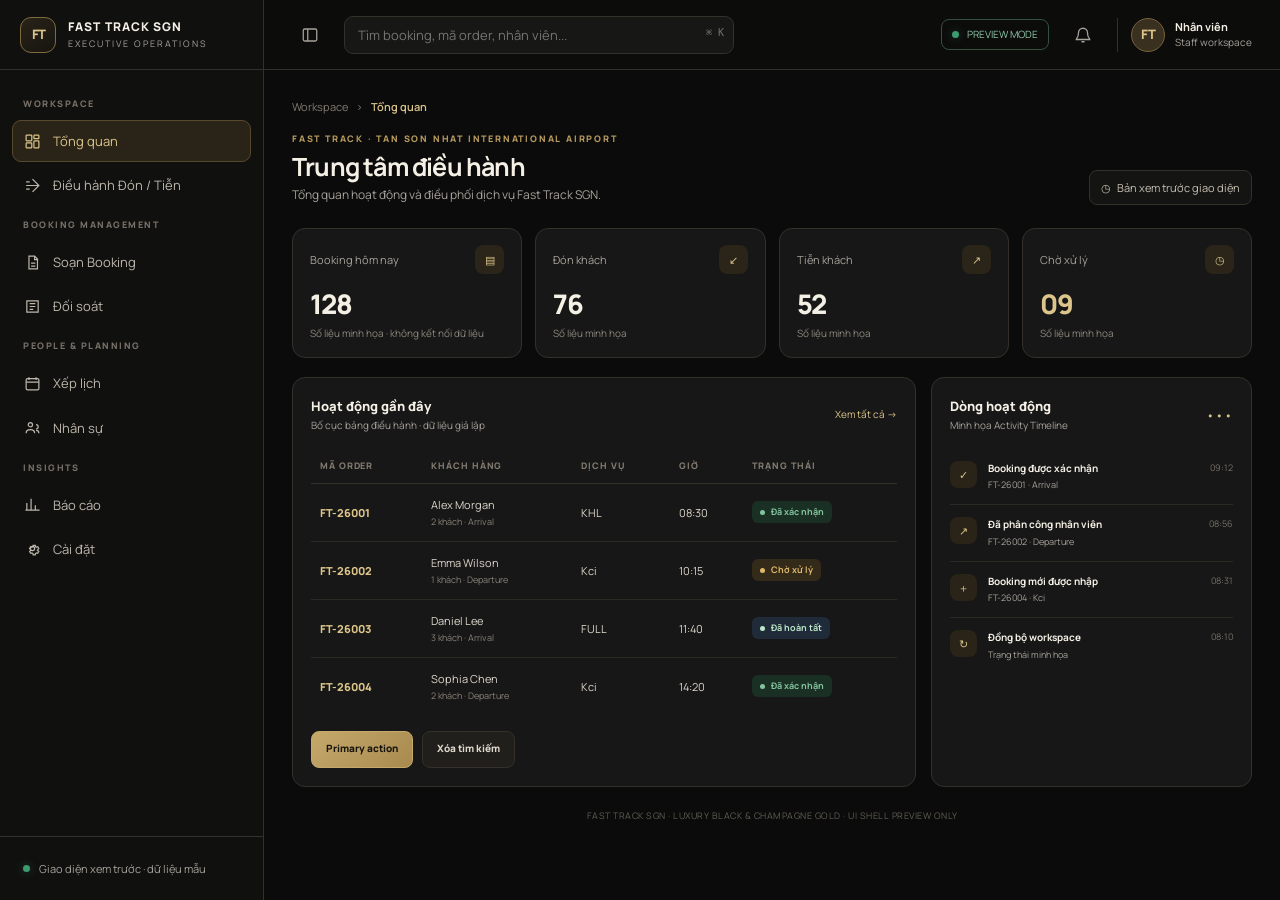
<file: ui-shell-preview.html>
<!doctype html>
<html lang="vi">
<head>
<meta charset="utf-8">
<meta name="viewport" content="width=device-width,initial-scale=1">
<meta name="theme-color" content="#0b0b0b">
<title>Fast Track SGN — Black & Gold Shell Preview</title>
<link rel="preconnect" href="https://fonts.googleapis.com">
<link rel="preconnect" href="https://fonts.gstatic.com" crossorigin>
<link href="https://fonts.googleapis.com/css2?family=Manrope:wght@400;500;600;700;800&display=swap" rel="stylesheet">
<style>
:root{color-scheme:dark;--bg:#0b0b0b;--panel:#171717;--panel-2:#1d1d1d;--panel-3:#222;--gold:#b89b5e;--gold-hi:#dcc58a;--text:#f5f0e6;--muted:#a7a29a;--line:#34312a;--success:#3d9b70;--warning:#d6a64d;--danger:#cf6262;--info:#8ca98f;--sidebar:264px;--topbar:70px}
*{box-sizing:border-box}html,body{margin:0;min-height:100%;background:var(--bg);color:var(--text);font-family:Manrope,Arial,sans-serif}body{font-size:13px;line-height:1.55}button,input{font:inherit}button{cursor:pointer}
.app{min-height:100vh}.sidebar{position:fixed;inset:0 auto 0 0;width:var(--sidebar);z-index:30;display:flex;flex-direction:column;background:#10100f;border-right:1px solid var(--line);transition:width .2s ease,transform .2s ease}
.brand{height:var(--topbar);display:flex;align-items:center;gap:12px;padding:0 20px;border-bottom:1px solid var(--line);white-space:nowrap;overflow:hidden}.brand-mark{width:36px;height:36px;display:grid;place-items:center;border:1px solid #806b3f;border-radius:11px;color:var(--gold-hi);background:linear-gradient(145deg,#292318,#171510);font-weight:800;letter-spacing:-1px}.brand-name{font-size:12px;font-weight:800;letter-spacing:1.1px}.brand-sub{display:block;color:var(--muted);font-size:9px;letter-spacing:2px;margin-top:1px}
.nav-scroll{padding:17px 12px;overflow:auto;flex:1}.nav-label{padding:10px 11px 7px;color:#777168;font-size:9px;font-weight:800;letter-spacing:1.5px}.nav-item{width:100%;display:flex;align-items:center;gap:12px;padding:10px 11px;margin:2px 0;border:1px solid transparent;border-radius:9px;color:#bdb7ac;background:transparent;text-align:left;text-decoration:none;white-space:nowrap}.nav-item svg{width:17px;height:17px;flex:0 0 17px;stroke:currentColor;fill:none;stroke-width:1.7}.nav-item:hover{background:#1b1a17;color:var(--text)}.nav-item.active{color:var(--gold-hi);background:#292318;border-color:#57492d}.nav-item .chevron{margin-left:auto;color:#80765f;font-size:11px}.nav-sub{padding-left:28px}.sidebar-bottom{padding:13px;border-top:1px solid var(--line)}.connection{display:flex;align-items:center;gap:9px;padding:10px;color:var(--muted);font-size:11px}.dot{width:7px;height:7px;border-radius:50%;background:var(--success);box-shadow:0 0 10px #3d9b7066}
.main{margin-left:var(--sidebar);min-height:100vh;transition:margin-left .2s ease}.topbar{height:var(--topbar);position:sticky;top:0;z-index:20;display:flex;align-items:center;gap:16px;padding:0 28px;background:#0d0d0cf2;border-bottom:1px solid var(--line);backdrop-filter:blur(14px)}.icon-btn{width:36px;height:36px;display:grid;place-items:center;border:1px solid transparent;border-radius:9px;background:transparent;color:var(--muted)}.icon-btn:hover{background:#24221d;border-color:var(--line);color:var(--gold-hi)}.icon-btn svg{width:18px;height:18px;stroke:currentColor;fill:none;stroke-width:1.7}.search{position:relative;width:min(390px,40vw)}.search input{width:100%;height:38px;padding:0 38px 0 13px;border:1px solid var(--line);border-radius:9px;background:#171716;color:var(--text);outline:none}.search input:focus{border-color:var(--gold);box-shadow:0 0 0 3px #b89b5e1c}.search kbd{position:absolute;right:10px;top:9px;color:#777168;font-size:10px}.top-spacer{flex:1}.system-state{display:flex;align-items:center;gap:8px;padding:7px 10px;border:1px solid #34513f;border-radius:8px;color:#8ec7a7;font-size:10px;white-space:nowrap}.account{display:flex;align-items:center;gap:10px;padding-left:13px;border-left:1px solid var(--line)}.avatar{width:34px;height:34px;display:grid;place-items:center;border-radius:50%;background:#3a3020;border:1px solid #77623b;color:var(--gold-hi);font-weight:800}.account-name{font-size:11px;font-weight:700}.account-role{font-size:10px;color:var(--muted)}
.content{max-width:1500px;margin:0 auto;padding:28px}.breadcrumbs{display:flex;align-items:center;gap:8px;color:#817b71;font-size:11px;margin-bottom:17px}.breadcrumbs strong{color:var(--gold-hi);font-weight:600}.page-heading{display:flex;align-items:flex-end;justify-content:space-between;gap:16px;margin-bottom:23px}.eyebrow{color:var(--gold);font-size:9px;font-weight:800;letter-spacing:1.8px;text-transform:uppercase}.page-heading h1{font-size:25px;line-height:1.25;letter-spacing:-.8px;margin:5px 0 4px}.page-heading p{margin:0;color:var(--muted);font-size:12px}.date-chip{padding:8px 11px;border:1px solid var(--line);border-radius:8px;color:#c7c0b3;background:#141413;font-size:11px;white-space:nowrap}
.kpis{display:grid;grid-template-columns:repeat(4,minmax(0,1fr));gap:13px;margin-bottom:19px}.card{background:var(--panel);border:1px solid var(--line);border-radius:13px}.kpi{padding:16px 17px;min-height:112px}.kpi-top{display:flex;align-items:center;justify-content:space-between;color:var(--muted);font-size:11px}.kpi-icon{width:29px;height:29px;display:grid;place-items:center;border-radius:8px;color:var(--gold-hi);background:#2a2419}.kpi-icon svg{width:15px;height:15px;stroke:currentColor;fill:none;stroke-width:1.7}.kpi-value{font-size:27px;font-weight:800;letter-spacing:-1px;margin-top:9px}.kpi-foot{font-size:10px;color:#8d877d;margin-top:1px}.gold{color:var(--gold-hi)}
.workspace{display:grid;grid-template-columns:minmax(0,1.65fr) minmax(260px,.85fr);gap:15px}.panel{padding:18px}.panel-head{display:flex;align-items:center;justify-content:space-between;gap:12px;margin-bottom:15px}.panel-title{font-size:13px;font-weight:800}.panel-sub{color:var(--muted);font-size:10px;margin-top:2px}.text-link{color:var(--gold-hi);font-size:10px;text-decoration:none}.text-link:hover{text-decoration:underline}
.table-wrap{overflow:auto}table{width:100%;border-collapse:collapse;white-space:nowrap}th{padding:10px 9px;text-align:left;color:#827b70;font-size:9px;font-weight:800;letter-spacing:.9px;text-transform:uppercase;border-bottom:1px solid var(--line)}td{padding:12px 9px;border-bottom:1px solid #2b2924;color:#ddd6ca;font-size:11px}tbody tr:last-child td{border-bottom:0}.order{font-weight:800;color:var(--gold-hi)}.subtext{display:block;color:#898277;font-size:9px;margin-top:2px}.status{display:inline-flex;align-items:center;gap:6px;padding:4px 8px;border-radius:6px;font-size:9px;font-weight:700}.status:before{content:"";width:5px;height:5px;border-radius:50%;background:currentColor}.status.confirmed{color:#83c49d;background:#1b3025}.status.pending{color:#dfb969;background:#332a19}.status.done{color:#bce7c6;background:#202b3a}
.activity{display:flex;flex-direction:column}.activity-row{display:flex;gap:11px;padding:12px 0;border-bottom:1px solid #2b2924}.activity-row:last-child{border-bottom:0}.activity-mark{width:27px;height:27px;flex:0 0 27px;display:grid;place-items:center;border-radius:8px;background:#292318;color:var(--gold-hi);font-size:11px}.activity-copy{min-width:0}.activity-copy strong{display:block;font-size:10px;font-weight:700}.activity-copy span{display:block;color:var(--muted);font-size:9px;margin-top:2px}.activity-time{margin-left:auto;color:#777168;font-size:9px;white-space:nowrap}
.quick-actions{display:flex;gap:9px;flex-wrap:wrap;margin-top:16px}.btn{min-height:37px;padding:0 14px;border-radius:8px;border:1px solid var(--line);background:#201f1c;color:#ded7ca;font-size:10px;font-weight:800}.btn:hover{border-color:#79643b;color:var(--gold-hi)}.btn.primary{background:linear-gradient(135deg,#c5a96b,#a88a4e);border-color:#c5a96b;color:#17140e}.btn.primary:hover{filter:brightness(1.07)}
.footer-note{padding:22px 0 5px;color:#625d55;text-align:center;font-size:9px;letter-spacing:.5px}
.sidebar-collapsed .sidebar{width:76px}.sidebar-collapsed .main{margin-left:76px}.sidebar-collapsed .brand{padding:0 20px}.sidebar-collapsed .brand-copy,.sidebar-collapsed .nav-label,.sidebar-collapsed .nav-item span,.sidebar-collapsed .nav-item .chevron,.sidebar-collapsed .connection span{display:none}.sidebar-collapsed .nav-item{justify-content:center;padding:12px 0}.sidebar-collapsed .nav-sub{padding-left:0}
.mobile-menu{display:none}
@media(max-width:1050px){.kpis{grid-template-columns:repeat(2,minmax(0,1fr))}.workspace{grid-template-columns:1fr}.system-state{display:none}}
@media(max-width:720px){.sidebar{width:min(290px,84vw);transform:translateX(-100%);box-shadow:20px 0 50px #0008}.mobile-open .sidebar{transform:translateX(0)}.main,.sidebar-collapsed .main{margin-left:0}.sidebar-collapsed .sidebar{width:min(290px,84vw)}.sidebar-collapsed .brand-copy,.sidebar-collapsed .nav-label,.sidebar-collapsed .nav-item span,.sidebar-collapsed .nav-item .chevron,.sidebar-collapsed .connection span{display:block}.sidebar-collapsed .nav-item{justify-content:flex-start;padding:10px 11px}.mobile-menu{display:grid}.topbar{height:60px;padding:0 14px;gap:8px}.search{width:auto;flex:1}.search input{font-size:11px}.search kbd,.account-copy,.topbar .desktop-toggle{display:none}.account{padding-left:8px}.content{padding:21px 15px}.page-heading{align-items:flex-start;flex-direction:column}.page-heading h1{font-size:22px}.date-chip{display:none}.kpis{gap:9px}.kpi{padding:13px;min-height:100px}.kpi-value{font-size:23px}.panel{padding:14px}.footer-note{padding-bottom:15px}}
@media(prefers-reduced-motion:reduce){*,*:before,*:after{scroll-behavior:auto!important;transition:none!important}}
</style>
</head>
<body>
<div class="app" id="app">
<aside class="sidebar" aria-label="Điều hướng chính">
  <div class="brand"><div class="brand-mark">FT</div><div class="brand-copy"><div class="brand-name">FAST TRACK SGN</div><span class="brand-sub">EXECUTIVE OPERATIONS</span></div></div>
  <nav class="nav-scroll">
    <div class="nav-label">WORKSPACE</div>
    <a class="nav-item active" href="#overview" aria-current="page"><svg viewBox="0 0 24 24"><rect x="3" y="3" width="8" height="8" rx="1"/><rect x="14" y="3" width="7" height="5" rx="1"/><rect x="14" y="11" width="7" height="10" rx="1"/><rect x="3" y="14" width="8" height="7" rx="1"/></svg><span>Tổng quan</span></a>
    <a class="nav-item" href="#operations"><svg viewBox="0 0 24 24"><path d="M3 12h18M12 3l9 9-9 9M3 7h5M3 17h5"/></svg><span>Điều hành Đón / Tiễn</span></a>
    <div class="nav-label">BOOKING MANAGEMENT</div>
    <a class="nav-item" href="#booking"><svg viewBox="0 0 24 24"><path d="M7 3h8l4 4v14H7z"/><path d="M15 3v5h5M10 13h6M10 17h6"/></svg><span>Soạn Booking</span></a>
    <a class="nav-item" href="#reconciliation"><svg viewBox="0 0 24 24"><path d="M4 4h16v16H4zM8 8h8M8 12h8M8 16h5"/></svg><span>Đối soát</span></a>
    <div class="nav-label">PEOPLE & PLANNING</div>
    <a class="nav-item" href="#schedule"><svg viewBox="0 0 24 24"><rect x="3" y="5" width="18" height="16" rx="2"/><path d="M7 3v4M17 3v4M3 10h18"/></svg><span>Xếp lịch</span></a>
    <a class="nav-item" href="#staff"><svg viewBox="0 0 24 24"><circle cx="9" cy="8" r="3"/><path d="M3 20c0-3 2-5 6-5s6 2 6 5M17 8a3 3 0 0 1 0 6M17 16c2 0 4 1 4 4"/></svg><span>Nhân sự</span></a>
    <div class="nav-label">INSIGHTS</div>
    <a class="nav-item" href="#reports"><svg viewBox="0 0 24 24"><path d="M4 20V10M10 20V4M16 20v-7M22 20H2"/></svg><span>Báo cáo</span></a>
    <a class="nav-item" href="#settings"><svg viewBox="0 0 24 24"><circle cx="12" cy="12" r="3"/><path d="m19.4 15 .1.1 1.4 1.1-1.5 2.6-1.7-.6a8 8 0 0 1-1.5.9l-.3 1.8h-3l-.3-1.8a8 8 0 0 1-1.5-.9l-1.7.6-1.5-2.6 1.4-1.1a7 7 0 0 1 0-1.8l-1.4-1.1 1.5-2.6 1.7.6a8 8 0 0 1 1.5-.9l.3-1.8h3l.3 1.8a8 8 0 0 1 1.5.9l1.7-.6 1.5 2.6-1.4 1.1a7 7 0 0 1 0 1.7z"/></svg><span>Cài đặt</span></a>
  </nav>
  <div class="sidebar-bottom"><div class="connection"><i class="dot"></i><span>Giao diện xem trước · dữ liệu mẫu</span></div></div>
</aside>
<main class="main">
  <header class="topbar">
    <button class="icon-btn mobile-menu" id="mobileMenu" aria-label="Mở menu"><svg viewBox="0 0 24 24"><path d="M4 6h16M4 12h16M4 18h16"/></svg></button>
    <button class="icon-btn desktop-toggle" id="sidebarToggle" aria-label="Thu gọn menu"><svg viewBox="0 0 24 24"><rect x="3" y="4" width="18" height="16" rx="2"/><path d="M9 4v16"/></svg></button>
    <label class="search"><input id="globalSearch" type="search" placeholder="Tìm booking, mã order, nhân viên..." aria-label="Tìm kiếm xem trước"><kbd>⌘ K</kbd></label>
    <div class="top-spacer"></div>
    <div class="system-state"><i class="dot"></i> PREVIEW MODE</div>
    <button class="icon-btn" aria-label="Thông báo"><svg viewBox="0 0 24 24"><path d="M18 9a6 6 0 0 0-12 0c0 7-3 7-3 9h18c0-2-3-2-3-9M10 21h4"/></svg></button>
    <div class="account"><div class="avatar">FT</div><div class="account-copy"><div class="account-name">Nhân viên</div><div class="account-role">Staff workspace</div></div></div>
  </header>
  <div class="content" id="overview">
    <div class="breadcrumbs"><span>Workspace</span><span>›</span><strong>Tổng quan</strong></div>
    <section class="page-heading">
      <div><div class="eyebrow">FAST TRACK · TAN SON NHAT INTERNATIONAL AIRPORT</div><h1>Trung tâm điều hành</h1><p>Tổng quan hoạt động và điều phối dịch vụ Fast Track SGN.</p></div>
      <div class="date-chip">◷ &nbsp; Bản xem trước giao diện</div>
    </section>
    <section class="kpis" aria-label="Thẻ chỉ số minh họa">
      <article class="card kpi"><div class="kpi-top"><span>Booking hôm nay</span><span class="kpi-icon">▤</span></div><div class="kpi-value">128</div><div class="kpi-foot">Số liệu minh họa · không kết nối dữ liệu</div></article>
      <article class="card kpi"><div class="kpi-top"><span>Đón khách</span><span class="kpi-icon">↙</span></div><div class="kpi-value">76</div><div class="kpi-foot">Số liệu minh họa</div></article>
      <article class="card kpi"><div class="kpi-top"><span>Tiễn khách</span><span class="kpi-icon">↗</span></div><div class="kpi-value">52</div><div class="kpi-foot">Số liệu minh họa</div></article>
      <article class="card kpi"><div class="kpi-top"><span>Chờ xử lý</span><span class="kpi-icon">◷</span></div><div class="kpi-value gold">09</div><div class="kpi-foot">Số liệu minh họa</div></article>
    </section>
    <section class="workspace">
      <article class="card panel">
        <div class="panel-head"><div><div class="panel-title">Hoạt động gần đây</div><div class="panel-sub">Bố cục bảng điều hành · dữ liệu giả lập</div></div><a class="text-link" href="#operations">Xem tất cả →</a></div>
        <div class="table-wrap"><table id="sampleTable"><thead><tr><th>Mã order</th><th>Khách hàng</th><th>Dịch vụ</th><th>Giờ</th><th>Trạng thái</th></tr></thead><tbody>
          <tr><td class="order">FT-26001</td><td>Alex Morgan<span class="subtext">2 khách · Arrival</span></td><td>KHL</td><td>08:30</td><td><span class="status confirmed">Đã xác nhận</span></td></tr>
          <tr><td class="order">FT-26002</td><td>Emma Wilson<span class="subtext">1 khách · Departure</span></td><td>Kci</td><td>10:15</td><td><span class="status pending">Chờ xử lý</span></td></tr>
          <tr><td class="order">FT-26003</td><td>Daniel Lee<span class="subtext">3 khách · Arrival</span></td><td>FULL</td><td>11:40</td><td><span class="status done">Đã hoàn tất</span></td></tr>
          <tr><td class="order">FT-26004</td><td>Sophia Chen<span class="subtext">2 khách · Departure</span></td><td>Kci</td><td>14:20</td><td><span class="status confirmed">Đã xác nhận</span></td></tr>
        </tbody></table></div>
        <div class="quick-actions"><button class="btn primary" type="button" id="demoAction">Primary action</button><button class="btn" type="button" id="resetSearch">Xóa tìm kiếm</button></div>
      </article>
      <aside class="card panel">
        <div class="panel-head"><div><div class="panel-title">Dòng hoạt động</div><div class="panel-sub">Minh họa Activity Timeline</div></div><span class="gold">•••</span></div>
        <div class="activity">
          <div class="activity-row"><div class="activity-mark">✓</div><div class="activity-copy"><strong>Booking được xác nhận</strong><span>FT-26001 · Arrival</span></div><time class="activity-time">09:12</time></div>
          <div class="activity-row"><div class="activity-mark">↗</div><div class="activity-copy"><strong>Đã phân công nhân viên</strong><span>FT-26002 · Departure</span></div><time class="activity-time">08:56</time></div>
          <div class="activity-row"><div class="activity-mark">＋</div><div class="activity-copy"><strong>Booking mới được nhập</strong><span>FT-26004 · Kci</span></div><time class="activity-time">08:31</time></div>
          <div class="activity-row"><div class="activity-mark">↻</div><div class="activity-copy"><strong>Đồng bộ workspace</strong><span>Trạng thái minh họa</span></div><time class="activity-time">08:10</time></div>
        </div>
      </aside>
    </section>
    <div class="footer-note">FAST TRACK SGN · LUXURY BLACK & CHAMPAGNE GOLD · UI SHELL PREVIEW ONLY</div>
  </div>
</main>
</div>
<script>
const app=document.getElementById('app');
document.getElementById('sidebarToggle').addEventListener('click',()=>app.classList.toggle('sidebar-collapsed'));
document.getElementById('mobileMenu').addEventListener('click',()=>app.classList.toggle('mobile-open'));
document.addEventListener('click',e=>{if(app.classList.contains('mobile-open')&&!e.target.closest('.sidebar')&&!e.target.closest('#mobileMenu'))app.classList.remove('mobile-open')});
document.getElementById('globalSearch').addEventListener('input',e=>{const q=e.target.value.trim().toLowerCase();document.querySelectorAll('#sampleTable tbody tr').forEach(row=>row.hidden=!!q&&!row.innerText.toLowerCase().includes(q))});
document.getElementById('resetSearch').addEventListener('click',()=>{const input=document.getElementById('globalSearch');input.value='';input.dispatchEvent(new Event('input'))});
document.getElementById('demoAction').addEventListener('click',()=>alert('Đây là nút minh họa trong bản preview. Chưa kết nối nghiệp vụ thật.'));
document.addEventListener('keydown',e=>{if((e.metaKey||e.ctrlKey)&&e.key.toLowerCase()==='k'){e.preventDefault();document.getElementById('globalSearch').focus()}});
</script>
</body>
</html>
</file>
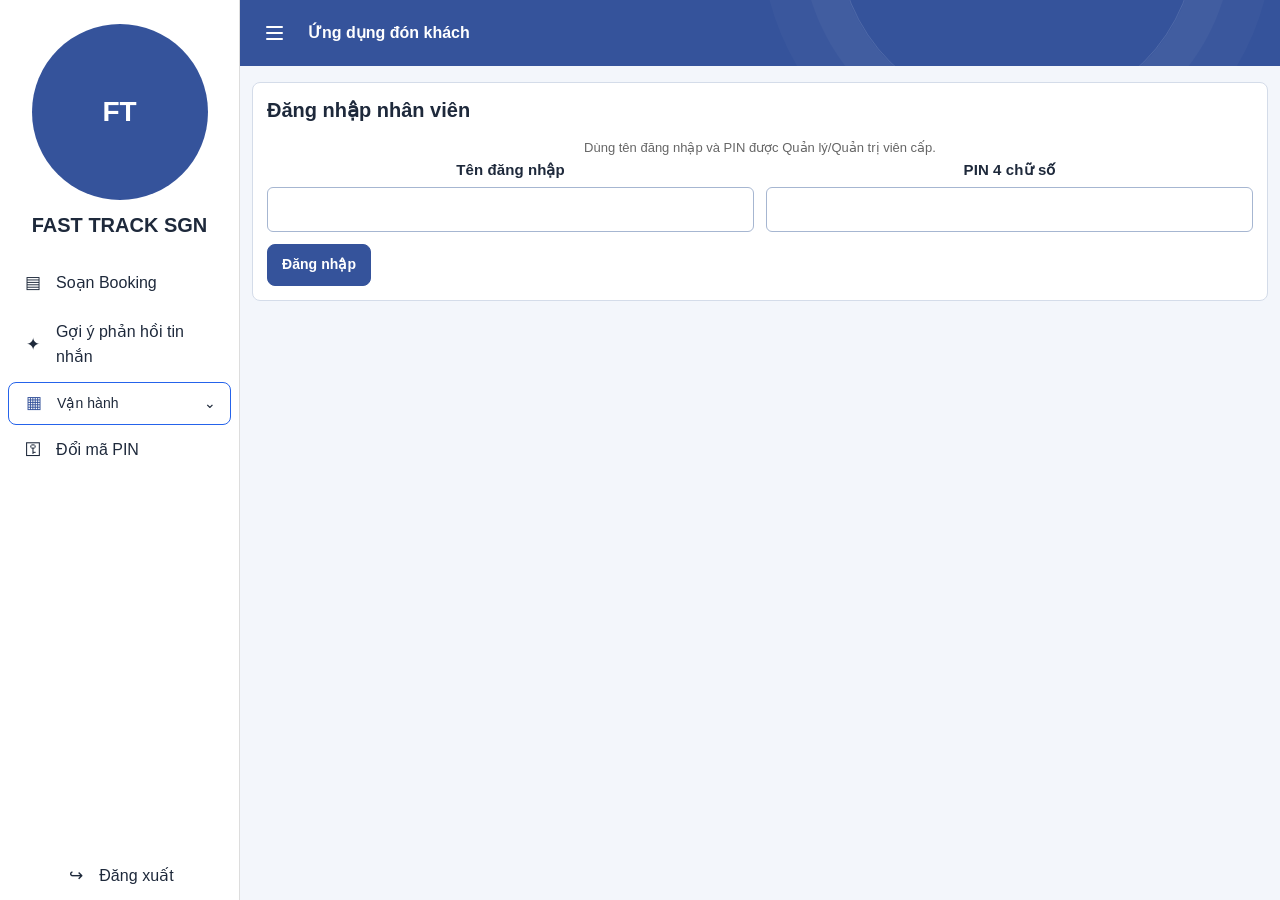
<file: ung-don-khach.html>
<!doctype html>
<html lang="vi">
<head>
<meta charset="utf-8"><meta name="viewport" content="width=device-width,initial-scale=1,viewport-fit=cover">
<meta name="theme-color" content="#191c25"><meta name="apple-mobile-web-app-capable" content="yes">
<link rel="manifest" href="manifest.webmanifest"><title>Điều hành đón khách | Fast Track SGN</title>
<style>
:root{color-scheme:dark;--bg:#0d100e;--panel:#18191c;--panel2:#222428;--gold:#c6a968;--gold2:#e4ce98;--text:#f4f0e7;--muted:#a9abb0;--line:#36383c;--green:#343c53;--red:#6b3030}
*{box-sizing:border-box}body{margin:0;background:var(--bg);color:var(--text);font:14px/1.5 Arial,Segoe UI,sans-serif}
header{position:sticky;top:0;z-index:10;background:#121316ed;border-bottom:1px solid var(--line);backdrop-filter:blur(12px)}
.top{max-width:1200px;margin:auto;padding:13px 18px;display:flex;align-items:center;gap:12px}.brand{font-weight:800;letter-spacing:.5px}.brand small{display:block;color:var(--gold);font-size:10px;letter-spacing:1.5px}.spacer{flex:1}.who{color:var(--muted);font-size:12px}
main{max-width:1200px;margin:auto;padding:22px 18px 50px}.hero{display:flex;align-items:flex-end;justify-content:space-between;gap:12px;margin-bottom:18px}.hero h1{font-size:25px;margin:0 0 4px}.hero p{margin:0;color:var(--muted)}
.panel{background:var(--panel);border:1px solid var(--line);border-radius:14px;padding:16px;margin-bottom:15px}
.toolbar{display:grid;grid-template-columns:repeat(4,minmax(0,1fr));gap:10px}.field label{display:block;color:var(--muted);font-size:11px;margin-bottom:5px}.field input,.field select,.field textarea{width:100%;min-height:42px;border:1px solid #494b50;border-radius:8px;background:#0f1013;color:var(--text);padding:9px 10px;font:inherit}
button,.btn{border:1px solid var(--gold);background:linear-gradient(135deg,#c6a968,#a88b50);color:#17150f;font-weight:800;border-radius:9px;padding:10px 13px;min-height:40px;cursor:pointer;text-decoration:none;display:inline-flex;align-items:center;justify-content:center;gap:7px}
button.secondary,.btn.secondary{background:#27282c;color:#e9dfc8;border-color:#4e5055}button.danger{background:#432323;color:#ffdede;border-color:#7d4949}button:disabled{opacity:.5;cursor:not-allowed}
.actions{display:flex;flex-wrap:wrap;gap:8px;align-items:center;margin-top:12px}.summary{display:grid;grid-template-columns:repeat(4,1fr);gap:9px;margin:14px 0}.stat{background:var(--panel);border:1px solid var(--line);border-radius:11px;padding:12px}.stat b{font-size:22px;display:block}.stat span{color:var(--muted);font-size:11px}
.cards{display:block;width:100%;min-width:0}.booking{border:1px solid var(--line);background:var(--panel);border-radius:13px;padding:14px;min-width:0}.booking-top{display:flex;justify-content:space-between;gap:10px}.guest{font-size:16px;font-weight:800;overflow-wrap:anywhere}.sub{color:var(--muted);font-size:12px}.tag{border:1px solid #645538;color:var(--gold2);background:#2a251b;border-radius:30px;padding:3px 8px;font-size:10px;white-space:nowrap;height:max-content}.tag.good{border-color:#444d66;background:#202534;color:#b8c3e0}.tag.warn{border-color:#75603b;background:#332a19;color:#f1d69b}.tag.bad{border-color:#784343;background:#3b2020;color:#f0b8b8}
.details{display:grid;grid-template-columns:repeat(2,minmax(0,1fr));gap:8px;margin:12px 0}.detail{padding:8px;border-radius:8px;background:#111215}.detail small{display:block;color:var(--muted);font-size:10px}.detail b{font-size:13px;overflow-wrap:anywhere}
.card-actions{display:flex;flex-wrap:wrap;gap:7px;margin-top:12px}.card-actions button{flex:1 1 auto}.empty{padding:35px;text-align:center;color:var(--muted);border:1px dashed #494b50;border-radius:12px}
dialog{width:min(560px,calc(100% - 24px));max-height:90vh;overflow:auto;border:1px solid var(--gold);border-radius:15px;background:#18191c;color:var(--text);padding:18px}dialog::backdrop{background:#000b}.dialog-grid{display:grid;grid-template-columns:1fr 1fr;gap:10px}.dialog-actions{display:flex;justify-content:flex-end;gap:8px;margin-top:15px}.history-row{padding:10px 0;border-bottom:1px solid var(--line);font-size:12px}.history-row:last-child{border:0}
#message{min-height:20px;color:var(--gold2);font-size:12px;margin:9px 0}#loginRequired{max-width:600px;margin:60px auto;text-align:center}
@media(max-width:760px){.toolbar{grid-template-columns:1fr 1fr}.cards{grid-template-columns:1fr}.hero{align-items:flex-start;flex-direction:column}.summary{grid-template-columns:1fr 1fr}.top{padding:11px 13px}main{padding:17px 12px 35px}.who{display:none}}
@media(max-width:420px){.toolbar,.dialog-grid{grid-template-columns:1fr}.details{grid-template-columns:1fr 1fr}.card-actions button{flex:1 1 100%}}

.tablewrap{width:100%;overflow:auto;border:1px solid #d8dadf;border-radius:11px;background:#f7f8f4}
.worktable{width:100%;border-collapse:separate;border-spacing:0;min-width:1120px;font-size:12px;color:#2a2e36}
.worktable th{position:sticky;top:0;background:#dfe2e8;color:#2a2e36;text-align:left;padding:10px 8px;white-space:nowrap;border-bottom:1px solid #c9ccd3;font-weight:800}
.worktable td,.worktable td *,.worktable td a,.worktable td span,.worktable td strong,.worktable td b,.worktable td small,.worktable td label{color:#2a2e36!important}
.worktable td{padding:8px;border-bottom:1px solid #e0e2e6;vertical-align:middle;background:#ffffff!important}
.worktable tbody tr:nth-child(even) td{background:#eff0f4!important}
.worktable tbody tr:hover td{background:#e5e7ee!important}
.worktable .photo-cell{text-align:center;width:42px;min-width:42px}
.worktable .eta-cell{min-width:92px;width:100px}
.worktable .eta-input{width:82px;min-width:82px;min-height:32px;padding:4px 6px;border:1px solid #c1c4cb;border-radius:6px;background:#ffffff!important;color:#2a2e36!important;font:inherit;font-variant-numeric:tabular-nums}
.worktable .eta-input:focus{outline:2px solid #9399a8;outline-offset:1px}
.worktable .eta-input:disabled{opacity:.55}
.worktable .photo-mini{min-width:30px;min-height:29px;height:29px;padding:3px 6px;border-radius:7px;font-size:15px}
.worktable .guest-cell{min-width:180px;max-width:260px;white-space:normal}
.worktable .actions-cell{min-width:180px;white-space:normal}
.worktable .actions-cell button{min-height:29px;padding:5px 7px;margin:2px;font-size:10px}
.worktable td .tag.good{color:#38456b!important}
.worktable td .tag.warn{color:#815b12!important}
.worktable td .tag.bad{color:#9b3030!important}
.worktable td input,.worktable td select,.worktable td textarea{color:#2a2e36!important;background:#ffffff!important}
.worktable td button:not(.photo-mini){color:#2a2e36!important}
.worktable td button.danger{color:#9b3030!important}
@media(max-width:760px){.tablewrap{border-radius:8px}.worktable{font-size:11px}.worktable th,.worktable td{padding:7px 6px}}

</style>
<link rel="stylesheet" href="assets/css/shared-layout.css?v=blue-20261128">
<link rel="stylesheet" href="assets/css/shared-visual.css?v=blue-20261128">
<link rel="stylesheet" href="assets/css/shared-mobile-contrast.css?v=blue-20261128">
<link rel="stylesheet" href="assets/css/shared-ui.css?v=blue-20261128">
<link rel="stylesheet" href="assets/css/complete-redesign.css?v=blue-20261128">
<style id="booking-table-light-theme">
/* Bảng booking: đặt sau toàn bộ stylesheet để không bị theme ghi đè */
#app .tablewrap{background:#f7f8f4!important;border:1px solid #ced1d8!important}
#app table.worktable{background:#fff!important;color:#2a2e36!important;color-scheme:light!important}
#app table.worktable thead th{background:#dfe2e8!important;color:#2a2e36!important;border-color:#c9ccd3!important}
#app table.worktable tbody tr td{background:#fff!important;color:#2a2e36!important;border-color:#e0e2e6!important}
#app table.worktable tbody tr:nth-child(even) td{background:#eff0f4!important;color:#2a2e36!important}
#app table.worktable tbody tr:hover td{background:#e5e7ee!important;color:#2a2e36!important}
#app table.worktable td,#app table.worktable td *{color:#2a2e36!important;text-shadow:none!important}
#app table.worktable td .tag.good{color:#38456b!important}
#app table.worktable td .tag.warn{color:#815b12!important}
#app table.worktable td .tag.bad{color:#9b3030!important}
#app table.worktable td input,#app table.worktable td select,#app table.worktable td textarea{background:#fff!important;color:#2a2e36!important;border-color:#c1c4cb!important;color-scheme:light!important}
#app table.worktable td button:not(.photo-mini){color:#2a2e36!important}
#app table.worktable td button.danger{color:#9b3030!important}
#app table.worktable td .photo-mini{color:#2a2e36!important}
/* Bảng trên điện thoại: cột có độ rộng riêng, không co ép gây chồng chữ */
#app .table-tools{display:flex;align-items:center;justify-content:flex-end;gap:8px;flex-wrap:wrap;margin:0 0 9px;color:#33394b;font-size:12px;font-weight:700}
#app .table-tools button{min-width:38px;min-height:34px;padding:5px 10px}
#app .table-tools .table-zoom-value{min-width:42px;text-align:center;font-variant-numeric:tabular-nums}
#app .tablewrap{max-width:100%;overflow:auto;overscroll-behavior-x:contain;-webkit-overflow-scrolling:touch;touch-action:pan-x pan-y pinch-zoom}
#app table.worktable{width:max-content;min-width:1480px;table-layout:fixed}
#app table.worktable th:nth-child(1),#app table.worktable td:nth-child(1){width:150px;min-width:150px}
#app table.worktable th:nth-child(2),#app table.worktable td:nth-child(2){width:95px;min-width:95px}
#app table.worktable th:nth-child(3),#app table.worktable td:nth-child(3){width:112px;min-width:112px}
#app table.worktable th:nth-child(4),#app table.worktable td:nth-child(4){width:100px;min-width:100px}
#app table.worktable th:nth-child(5),#app table.worktable td:nth-child(5){width:210px;min-width:210px;white-space:normal;overflow-wrap:anywhere}
#app table.worktable th:nth-child(6),#app table.worktable td:nth-child(6){width:58px;min-width:58px}
#app table.worktable th:nth-child(7),#app table.worktable td:nth-child(7){width:112px;min-width:112px}
#app table.worktable th:nth-child(8),#app table.worktable td:nth-child(8){width:80px;min-width:80px}
#app table.worktable th:nth-child(9),#app table.worktable td:nth-child(9){width:190px;min-width:190px;white-space:normal;overflow-wrap:anywhere}
#app table.worktable th:nth-child(10),#app table.worktable td:nth-child(10){width:110px;min-width:110px}
#app table.worktable th:nth-child(11),#app table.worktable td:nth-child(11){width:150px;min-width:150px;white-space:normal;overflow-wrap:anywhere}
#app table.worktable th:nth-child(12),#app table.worktable td:nth-child(12){width:150px;min-width:150px;white-space:normal;overflow-wrap:anywhere}
#app table.worktable th:nth-child(13),#app table.worktable td:nth-child(13){width:145px;min-width:145px;white-space:normal}
#app table.worktable th:nth-child(14),#app table.worktable td:nth-child(14){width:200px;min-width:200px;white-space:normal}
@media(max-width:680px){#app .table-tools{justify-content:flex-start}#app table.worktable{min-width:1480px}}

/* iOS Safari: cố định layout bằng colgroup để các cột không co chồng lên nhau */
#app .tablewrap{display:block!important;width:100%!important;max-width:100%!important;overflow-x:auto!important;overflow-y:auto!important;contain:none!important;-webkit-overflow-scrolling:touch!important;touch-action:pan-x pan-y pinch-zoom!important}
#app .table-scale{display:block!important;width:max-content!important;min-width:1862px!important;transform-origin:top left!important}
#app table.worktable{display:table!important;width:1862px!important;min-width:1862px!important;max-width:none!important;table-layout:fixed!important;border-collapse:separate!important;border-spacing:0!important}
#app table.worktable th,#app table.worktable td{box-sizing:border-box!important;min-width:0!important;max-width:none!important;vertical-align:middle!important;overflow-wrap:anywhere!important;word-break:normal!important;white-space:normal!important}
#app table.worktable td:nth-child(2),#app table.worktable td:nth-child(3),#app table.worktable td:nth-child(4),#app table.worktable td:nth-child(6),#app table.worktable td:nth-child(7),#app table.worktable td:nth-child(8),#app table.worktable td:nth-child(10){white-space:nowrap!important}
#app table.worktable th:nth-child(1),#app table.worktable td:nth-child(1){width:150px!important;min-width:0!important}
#app table.worktable th:nth-child(2),#app table.worktable td:nth-child(2){width:95px!important;min-width:0!important}
#app table.worktable th:nth-child(3),#app table.worktable td:nth-child(3){width:112px!important;min-width:0!important}
#app table.worktable th:nth-child(4),#app table.worktable td:nth-child(4){width:100px!important;min-width:0!important}
#app table.worktable th:nth-child(5),#app table.worktable td:nth-child(5){width:210px!important;min-width:0!important}
#app table.worktable th:nth-child(6),#app table.worktable td:nth-child(6){width:58px!important;min-width:0!important}
#app table.worktable th:nth-child(7),#app table.worktable td:nth-child(7){width:112px!important;min-width:0!important}
#app table.worktable th:nth-child(8),#app table.worktable td:nth-child(8){width:80px!important;min-width:0!important}
#app table.worktable th:nth-child(9),#app table.worktable td:nth-child(9){width:190px!important;min-width:0!important}
#app table.worktable th:nth-child(10),#app table.worktable td:nth-child(10){width:110px!important;min-width:0!important}
#app table.worktable th:nth-child(11),#app table.worktable td:nth-child(11){width:150px!important;min-width:0!important}
#app table.worktable th:nth-child(12),#app table.worktable td:nth-child(12){width:150px!important;min-width:0!important}
#app table.worktable th:nth-child(13),#app table.worktable td:nth-child(13){width:145px!important;min-width:0!important}
#app table.worktable th:nth-child(14),#app table.worktable td:nth-child(14){width:200px!important;min-width:0!important}
@media(max-width:680px){#app .table-tools{justify-content:flex-start}#app .table-scale{min-width:1862px!important}#app table.worktable{width:1862px!important;min-width:1862px!important}}

</style>

<style id="booking-mobile-contrast-fix">
/* Tăng tương phản phần đầu trang và bộ lọc */
#app .hero h1{color:#f5f3e9!important;text-shadow:none!important}
#app .hero p{color:#dadde4!important}
#app > section.panel .field label{color:#33394b!important;font-weight:700}
#app > section.panel #message{color:#41485d!important;font-weight:600}
#app > section.panel .stat{background:#f7faf7!important;border-color:#dfe0e5!important}
#app > section.panel .stat b{color:#1d3557!important}
#app > section.panel .stat span{color:#5a5e6b!important}
@media(max-width:680px){
  .ft-topbar{display:flex!important;flex-wrap:wrap!important;align-items:center!important;gap:7px!important;padding:9px 10px!important}
  .ft-topbar .ft-menu-toggle{flex:0 0 52px!important;width:52px!important;min-width:52px!important;height:52px!important}
  .ft-topbar .ft-top-context{flex:1 1 calc(100% - 70px)!important;min-width:0!important}
  .ft-topbar .ft-top-context small{font-size:9px!important;letter-spacing:1px!important}
  .ft-topbar .ft-top-context b{font-size:15px!important;line-height:1.2!important}
  .ft-topbar .ft-top-spacer,.ft-topbar .who{display:none!important}
  .ft-topbar>button:not(#ftMenuToggle),.ft-topbar>a.btn{flex:1 1 calc(33.333% - 7px)!important;min-width:0!important;min-height:42px!important;padding:7px 5px!important;font-size:12px!important;line-height:1.2!important;white-space:normal!important;text-align:center!important}
  #app .hero h1{font-size:23px!important}
  #app .hero p{font-size:14px!important}
  #app .hero .actions{width:100%!important;display:grid!important;grid-template-columns:1fr!important}
  #app .hero .actions button{width:100%!important;min-height:44px!important}
  #app>section.panel{padding:13px!important;background:#fff!important;color:#2a2e36!important}
  #app>section.panel .field label{font-size:13px!important;color:#33394b!important}
  #app>section.panel .field input,#app>section.panel .field select{background:#fff!important;color:#2a2e36!important;border-color:#cfd1d8!important;color-scheme:light!important}
  #app>section.panel #message{color:#41485d!important}
  #app>section.panel .summary{gap:8px!important}
  #app>section.panel .stat{padding:12px!important}
}
</style>

<style id="date-filter-fit-fix">
/* Ô ngày phục vụ không tràn khỏi khung trên điện thoại */
#app .toolbar .field{min-width:0!important;width:100%!important;max-width:100%!important}
#app #dateFilter{display:block!important;width:100%!important;min-width:0!important;max-width:100%!important;box-sizing:border-box!important;padding:9px 10px!important;font-size:16px!important}
@media(max-width:680px){
  #app #dateFilter{width:100%!important;max-width:100%!important;min-width:0!important;height:46px!important;padding:8px 9px!important;font-size:15px!important}
  #app .toolbar .field:first-child{overflow:hidden!important}
}
</style>




<style id="booking-scroll-fix">
#app .tablewrap{height:65vh!important;height:65dvh!important;max-height:none!important;overflow:scroll!important;contain:none!important;overscroll-behavior:auto!important;touch-action:pan-x pan-y pinch-zoom!important;-webkit-overflow-scrolling:touch!important}
#app .table-scale{min-width:0!important;width:max-content!important}
#app table.worktable{width:var(--sheet-width,1862px)!important;min-width:0!important}
#app .worktable thead th{position:sticky!important;top:0!important;z-index:3;background:#dfe2e8!important}
#app .worktable th,#app .worktable td{border-right:1px solid #d8dadf!important}
#app table.worktable th:nth-child(1),#app table.worktable td:nth-child(1){width:var(--col-0,150px)!important}
#app table.worktable th:nth-child(2),#app table.worktable td:nth-child(2){width:var(--col-1,95px)!important}
#app table.worktable th:nth-child(3),#app table.worktable td:nth-child(3){width:var(--col-2,112px)!important}
#app table.worktable th:nth-child(4),#app table.worktable td:nth-child(4){width:var(--col-3,100px)!important}
#app table.worktable th:nth-child(5),#app table.worktable td:nth-child(5){width:var(--col-4,210px)!important}
#app table.worktable th:nth-child(6),#app table.worktable td:nth-child(6){width:var(--col-5,58px)!important}
#app table.worktable th:nth-child(7),#app table.worktable td:nth-child(7){width:var(--col-6,112px)!important}
#app table.worktable th:nth-child(8),#app table.worktable td:nth-child(8){width:var(--col-7,80px)!important}
#app table.worktable th:nth-child(9),#app table.worktable td:nth-child(9){width:var(--col-8,190px)!important}
#app table.worktable th:nth-child(10),#app table.worktable td:nth-child(10){width:var(--col-9,110px)!important}
#app table.worktable th:nth-child(11),#app table.worktable td:nth-child(11){width:var(--col-10,150px)!important}
#app table.worktable th:nth-child(12),#app table.worktable td:nth-child(12){width:var(--col-11,150px)!important}
#app table.worktable th:nth-child(13),#app table.worktable td:nth-child(13){width:var(--col-12,145px)!important}
#app table.worktable th:nth-child(14),#app table.worktable td:nth-child(14){width:var(--col-13,200px)!important}
#app .sheet-resize{position:absolute;right:0;top:0;bottom:0;width:12px;cursor:col-resize;touch-action:none;border-right:2px solid #a7abb5}
#app,#app .cards{height:auto!important;min-height:0!important;max-height:none!important;overflow:visible!important}
#app table.worktable .eta-input{display:block!important;box-sizing:border-box!important;width:100%!important;min-width:0!important;max-width:100%!important;padding:4px!important}
#app .table-tools,#app .table-tools .table-zoom-value{color:#f5f3e9!important}
#app .worktable td:focus-within{outline:2px solid #354983;outline-offset:-2px}
</style>
<style id="zoom-toolbar-contrast">
#app #cards .table-tools{background:#f7f8f4!important;border:1px solid #ced1d8!important;border-radius:10px;padding:8px!important;color:#21283c!important}
#app #cards .table-tools > span,#app #cards .table-tools > b.table-zoom-value{color:#21283c!important;font-weight:800!important;opacity:1!important;text-shadow:none!important}
#app #cards .table-tools > button{color:#21283c!important;background:#fff8e7!important}
</style>
<style id="booking-status-contrast">
#app #cards table.worktable tbody td .tag{background:#e9edf0!important;color:#344054!important;border:1px solid #b9c4cc!important;font-weight:800!important;text-shadow:none!important;opacity:1!important;white-space:normal!important}
#app #cards table.worktable tbody td .tag.good{background:#e1e6f4!important;color:#263253!important;border-color:#a1abc9!important}
#app #cards table.worktable tbody td .tag.warn{background:#fff0c2!important;color:#754500!important;border-color:#d6b45c!important}
#app #cards table.worktable tbody td .tag.bad{background:#ffe1e1!important;color:#991b1b!important;border-color:#e3a0a0!important}
</style>
<style id="ft-simple-indigo-final">
:root{color-scheme:light;--ft-navy:#434da0;--ft-green:#434da0;--ft-bg:#fff;--ft-ink:#222;--ft-muted:#666;--ft-line:#ddd;--ft-shadow:none;--ft-radius:6px;--app-bg:#fff;--surface:#fff;--ink:#222;--muted:#666;--line:#ddd;--blue:#434da0;--blue-soft:#eef0f9;--radius:6px;--shadow:none}
html body,html body .ft-app,html body .ft-main,html body .ft-content{background:#fff!important;color:#222!important;font-family:Arial,sans-serif!important;text-shadow:none!important}
html body .ft-sidebar{background:#fff!important;border-color:#ddd!important;box-shadow:none!important}
html body .ft-topbar,html body header{background:#434da0!important;color:#fff!important;border:0!important;box-shadow:0 1px 3px #0002!important;backdrop-filter:none!important}
html body .ft-topbar *,html body header h1,html body header p{color:#fff!important;text-shadow:none!important}
html body .ft-topbar button,html body .ft-topbar a{background:transparent!important;border-color:#ffffff66!important;color:#fff!important;box-shadow:none!important}
html body .ft-menu-toggle span{background:#fff!important}
html body .ft-brand{background:#fff!important;border-color:#ddd!important}
html body .ft-brand-mark{background:#434da0!important;color:#fff!important;border:0!important}
html body .ft-brand-copy b,html body .ft-nav-link{color:#222!important}
html body .ft-brand-copy small,html body .ft-nav-label,html body .ft-sidebar-foot,html body .ft-nav-icon{color:#666!important}
html body .ft-nav-link{border-radius:0!important;background:transparent!important;box-shadow:none!important}
html body .ft-nav-link.active,html body .ft-nav-link:hover{background:#eef0f9!important;color:#434da0!important}
html body .ft-nav-link.active *{color:#434da0!important}
html body :is(.panel,.booking,.review,.staff,.workspace-choice,.intro,.home-hero,.item,.hero,.kv,.stat,.metric,#staffAuthPanel,dialog){background:#fff!important;color:#222!important;border:1px solid #ddd!important;border-radius:6px!important;box-shadow:none!important;text-shadow:none!important}
html body .home-hero{min-height:0!important;padding:20px!important;text-align:left!important}
html body :is(.home-hero,.intro,.panel,.booking,.review,.item)::before,html body :is(.home-hero,.intro,.panel,.booking,.review,.item)::after{content:none!important;display:none!important}
html body :is(h1,h2,h3,h4,label,.kv b,.stat b,.metric b,.hero h1,.hero p,.item h3){color:#222!important;text-shadow:none!important;-webkit-text-fill-color:currentColor!important}
html body :is(p,.hint,.muted,small,.sub,.kv small,.stat span,.metric span){color:#666!important;text-shadow:none!important}
html body .ft-topbar :is(b,small,span),html body header :is(h1,p){color:#fff!important}
html body :is(input:not([type=checkbox]):not([type=radio]),select,textarea){background:#fff!important;color:#222!important;border:1px solid #bbb!important;border-radius:5px!important;box-shadow:none!important;color-scheme:light!important}
html body :is(input,select,textarea):focus{outline:2px solid #434da0!important;outline-offset:0!important}
html body :is(button,.btn,.linkbtn,.hero-cta,.back){background:#434da0!important;color:#fff!important;-webkit-text-fill-color:currentColor!important;border:1px solid #434da0!important;border-radius:5px!important;box-shadow:none!important;text-shadow:none!important;transform:none!important}
html body :is(button,.btn,.linkbtn):is(.secondary,.ghost,.back){background:#fff!important;color:#434da0!important;border-color:#bbb!important}
html body button.danger{background:#fff!important;color:#222!important;border-color:#999!important}
html body .ft-topbar :is(button,a){background:transparent!important;color:#fff!important}
html body :is(.icon,.go,.hero-kicker){color:#434da0!important;background:none!important;box-shadow:none!important}
html body :is(.tablewrap,.table-wrapper,.table-responsive){background:#fff!important;border-color:#ddd!important;border-radius:5px!important;box-shadow:none!important}
html body table{background:#fff!important;color:#222!important}
html body table th{background:#eef0f9!important;color:#222!important;border-color:#ddd!important}
html body table tbody td{background:#fff!important;color:#222!important;border-color:#ddd!important}
html body table tbody tr:nth-child(even) td{background:#fafafa!important}
html body table tbody tr:hover td{background:#eef0f9!important}
html body :is(.status,.tag,.pill,.count,pre){background:#f5f5f5!important;color:#333!important;border-color:#ddd!important;text-shadow:none!important;box-shadow:none!important}
html body :is(.tag,.pill,.status).good{background:#eef0f9!important;color:#434da0!important}
html body :is(.tag,.pill,.status).bad{background:#eee!important;color:#222!important}
html body :is(.tag,.pill,.status).warn{background:#f5f5f5!important;color:#333!important}
html body :is(.ft-footer,footer){background:#fff!important;color:#666!important;border-top:1px solid #ddd!important}
html body #app #cards .table-tools{background:#fff!important;border-color:#ddd!important}
html body #app #cards .table-tools :is(span,b,button){color:#434da0!important;background:#fff!important}
html body #app #cards table.worktable thead th{background:#eef0f9!important;color:#222!important}
html body #app #cards table.worktable tbody td{background:#fff!important;color:#222!important}

html body #app #cards table.worktable tbody td .tag{background:#eef0f9!important;color:#303878!important;border-color:#c8cce6!important}
html body #app #cards table.worktable tbody td button{background:#fff!important;color:#434da0!important;border-color:#bbb!important}
html body #bookingMain .contact-links a.linkbtn,html body #bookingMain .actions a.linkbtn{background:#434da0!important;color:#fff!important;-webkit-text-fill-color:#fff!important;border-color:#434da0!important;box-shadow:none!important}
@media(max-width:680px){html body .ft-content{padding:12px 10px 24px!important}html body .ft-sidebar{width:min(78vw,300px)!important}html body .ft-topbar{height:auto!important;min-height:56px!important}html body .ft-nav-link{min-height:48px!important;font-size:15px!important}html body .menu{grid-template-columns:1fr!important}html body .menu .item{min-height:0!important;padding:15px!important}}
</style>
<style id="ft-responsive-components-v1">
html{box-sizing:border-box;-webkit-text-size-adjust:100%;background:#fff!important}
*,*::before,*::after{box-sizing:inherit}
[hidden]{display:none!important}
html body .ft-content{min-width:0!important;max-width:1440px!important;padding:24px clamp(12px,2.5vw,32px) 32px!important}
html body :is(.panel,.booking,.review,.staff,.workspace-choice,.kv,.metric,.stat,#staffAuthPanel){min-width:0!important;max-width:100%!important;border-radius:6px!important;box-shadow:none!important}
html body :is(.panel,.booking,.review,#staffAuthPanel){padding:clamp(14px,2vw,22px)!important;margin-bottom:16px!important}
html body :is(.controls,.toolbar,.actions,.dialog-actions,.auth-actions,.sticky-actions,.contact-links,.photo-actions,.saved-archive-filters){display:flex!important;flex-wrap:wrap!important;gap:10px!important;min-width:0!important;max-width:100%!important;align-items:center!important}
html body :is(.controls,.toolbar,.saved-archive-filters)>div{flex:1 1 180px;min-width:0!important;max-width:100%!important}
html body :is(.grid,.summary,.dialog-grid,.staffgrid,.fields){min-width:0!important;max-width:100%!important;gap:12px!important}
html body :is(.grid,.summary,.dialog-grid,.staffgrid,.fields)>*{min-width:0!important}
html body :is(button,.btn,.linkbtn,.back,.hero-cta){display:inline-flex;align-items:center;justify-content:center;gap:6px;min-height:40px!important;max-width:100%!important;padding:9px 14px!important;font-size:14px!important;font-weight:600!important;line-height:1.35!important;white-space:normal!important;overflow-wrap:anywhere;text-align:center!important;border-radius:5px!important;box-shadow:none!important;transition:background-color .12s ease!important}
html body :is(button,.btn,.linkbtn):not(:disabled):hover{filter:brightness(.94)!important;transform:none!important}
html body :is(button,a,input,select,textarea):focus-visible{outline:2px solid #434da0!important;outline-offset:2px!important}
html body :is(input:not([type=checkbox]):not([type=radio]),select,textarea){min-width:0!important;max-width:100%!important;min-height:42px!important;font-size:15px!important;line-height:1.4!important;padding:10px 12px!important}
html body input[type=date],html body input[type=time]{min-inline-size:0!important;max-inline-size:100%!important}
html body :is(input,textarea)::placeholder{color:#777!important;opacity:1!important}
html body :is(pre,.bodytext,.subject){max-width:100%!important;white-space:pre-wrap!important;overflow-wrap:anywhere!important}
html body dialog{width:min(680px,calc(100% - 24px))!important;max-height:90dvh!important;overflow:auto!important;padding:18px!important}
html body dialog::backdrop{background:#0006!important}
html body :is(.tablewrap,.table-wrapper,.table-responsive){min-width:0!important;max-width:100%!important;overflow-x:auto!important}
html body #app #cards .table-tools{display:flex!important;flex-wrap:wrap!important;align-items:center!important;gap:8px!important;padding:10px!important}
html body #app #cards .table-tools button{min-width:40px!important;min-height:40px!important;padding:6px 12px!important}
html body #app #cards table.worktable :is(td,th){overflow-wrap:normal!important}
html body #app #cards table.worktable input{width:100%!important;min-width:0!important;max-width:100%!important;padding:4px!important}
html body #app #cards table.worktable button{min-height:32px!important;padding:5px 8px!important}
html body .ft-menu-toggle{min-width:44px!important;min-height:44px!important;padding:8px!important}
@media(max-width:680px){
html body .ft-content{padding:12px 10px 24px!important}
html body :is(.panel,.booking,.review,#staffAuthPanel){padding:14px!important;margin-bottom:12px!important}
html body :is(.controls,.toolbar,.saved-archive-filters)>div{flex:1 1 100%!important}
html body :is(.grid,.summary,.staffgrid,.dialog-grid){grid-template-columns:repeat(2,minmax(0,1fr))!important}
html body .dialog-grid{grid-template-columns:minmax(0,1fr)!important}
html body :is(button,.btn,.linkbtn,.back,.hero-cta){min-height:44px!important}
html body :is(.actions,.contact-links,.auth-actions,.dialog-actions)>:is(button,a){flex:1 1 125px!important}
html body :is(input:not([type=checkbox]):not([type=radio]),select,textarea){font-size:16px!important;min-height:44px!important}
html body #app #cards table.worktable input{min-height:32px!important;font-size:14px!important}
html body #app #cards table.worktable button{min-height:32px!important}
html body .ft-top-context{min-width:0!important}
html body .ft-top-context b{white-space:normal!important;overflow-wrap:anywhere!important}
}
@media(max-width:360px){html body :is(.grid,.summary,.staffgrid){grid-template-columns:minmax(0,1fr)!important}}
</style>
<style id="ft-flat-layout">
html body .ft-app{display:block!important;min-height:100vh!important}
html body .ft-main{margin:0!important;width:100%!important;min-width:0!important}
html body .ft-topbar{position:sticky!important;top:0!important;z-index:100!important;display:flex!important;align-items:center!important;gap:12px!important;min-height:60px!important;padding:8px 16px!important;border-radius:0!important}
html body .ft-top-context small{display:none!important}
html body .ft-top-context b{font-size:19px!important;font-weight:500!important}
html body .ft-nav-label:not([hidden]),html body .ft-sidebar-foot,html body .ft-brand-copy small{display:none!important}
html body .ft-brand{padding:24px 16px!important;display:flex!important;flex-direction:column!important;align-items:center!important;gap:12px!important}
html body .ft-brand-mark{width:64px!important;height:64px!important;border-radius:50%!important}
html body .ft-nav{padding:0!important;gap:0!important}
html body .ft-nav-link{padding:14px 18px!important;min-height:50px!important;font-size:16px!important;font-weight:400!important;border:0!important}
html body .ft-content{width:100%!important;max-width:none!important;margin:0!important;padding:20px!important}
html body .ft-content :is(main,.wrap,#bookingMain){width:100%!important;max-width:none!important;margin:0!important}
html body .ft-content :is(.panel,.review,.booking,.hero,.intro,.home-hero){border:0!important;border-bottom:1px solid #ddd!important;border-radius:0!important;padding:16px 0!important;margin:0 0 16px!important}
html body .ft-content :is(h1,h2,h3){font-weight:500!important;letter-spacing:0!important;text-transform:none!important}
html body .ft-content h1{font-size:26px!important}
html body .ft-content h2{font-size:20px!important;border:0!important;padding:0!important}
html body .ft-content :is(h1,h2,h3)::before{display:none!important;content:none!important}
html body .ft-content .summary{display:flex!important;flex-wrap:wrap!important;gap:0!important;border-bottom:1px solid #ddd!important}
html body .ft-content :is(.stat,.metric){flex:1 1 110px!important;border:0!important;border-right:1px solid #ddd!important;border-radius:0!important;padding:8px 12px!important}
html body .ft-content :is(.stat,.metric) b{font-size:20px!important;font-weight:500!important}
html body .ft-content .menu{display:block!important}
html body .ft-content .menu .item{display:grid!important;grid-template-columns:40px 1fr auto!important;align-items:center!important;gap:12px!important;min-height:64px!important;padding:12px 4px!important;border:0!important;border-bottom:1px solid #ddd!important;border-radius:0!important}
html body .ft-content .menu .item :is(p,.go){display:none!important}
html body .ft-content .menu .item h3{margin:0!important;font-size:16px!important}
html body .ft-content .menu .item .icon{margin:0!important}
html body .ft-content .menu .item::after{content:"›"!important;display:block!important;position:static!important;color:#666!important;background:none!important}
html body .workspace-switcher{display:flex!important;gap:0!important;border-bottom:1px solid #ddd!important;margin-bottom:16px!important}
html body .workspace-switcher .workspace-choice{flex:1!important;min-width:0!important;display:flex!important;justify-content:center!important;padding:12px!important;border:0!important;border-radius:0!important;background:white!important}
html body .workspace-choice[aria-current=page]{border-bottom:3px solid #434da0!important}
html body .workspace-choice :is(.workspace-icon,.workspace-arrow,small){display:none!important}
html body .workspace-choice strong{font-size:14px!important;color:#434da0!important}
html body .ft-content .tablewrap{border-radius:3px!important}
html body .ft-content table th{background:#fff!important;border-bottom:1px solid #ccc!important;font-weight:600!important}
html body .ft-content table tbody tr:nth-child(even) td{background:#fff!important}
html body #app #cards table.worktable thead th{background:#fff!important}

@media(min-width:901px){html body .ft-main{width:calc(100% - 240px)!important;margin-left:240px!important}html body .ft-sidebar{width:240px!important}html body .ft-app:is(.sidebar-collapsed,.ft-sidebar-collapsed) .ft-main{width:100%!important;margin-left:0!important}}
@media(max-width:900px){html body .ft-main{margin:0!important;width:100%!important}html body .ft-content{padding:12px!important}html body .ft-topbar{flex-wrap:wrap!important;gap:6px!important;padding:6px 10px!important}html body .ft-top-context{flex:1!important}html body .ft-top-context b{font-size:17px!important}html body .ft-topbar .ft-top-spacer{display:none!important}html body .ft-topbar :is(.ft-account-link,.who){font-size:12px!important}html body .ft-content .summary{gap:0!important}}
</style>
<style>
#app .hero.pickup-list-header {
  background: #166534 !important;
  padding: 16px !important;
  border: 1px solid #166534 !important;
  border-radius: 8px !important;
}

#app .hero.pickup-list-header :is(h1, p) {
  color: #fff !important;
  -webkit-text-fill-color: currentColor !important;
}
</style>
<script src="assets/js/feature-activity.js"></script>
<style id="ft-reference-unified">
html body #ftApp #ftMain,html body #ftApp #ftMain .ft-content{background:#f3f6fb!important;color:#1e293b!important}
html body #ftApp #ftMain .ft-topbar{background:#35539b!important;color:#fff!important;display:flex!important;align-items:center!important;gap:12px!important;padding:8px 12px!important;min-height:64px!important;box-shadow:none!important;border:0!important;flex-wrap:wrap!important}
html body #ftApp #ftMain .ft-topbar .ft-top-context{flex:1 1 160px!important;min-width:0!important}
html body #ftApp #ftMain .ft-topbar .ft-top-context b{color:#fff!important;font-size:16px!important;font-weight:700!important;line-height:1.3!important;white-space:normal!important}
html body #ftApp #ftMain .ft-topbar .ft-menu-toggle{background:transparent!important;border:0!important;box-shadow:none!important;flex:0 0 32px!important;padding:4px!important}
html body #ftApp #ftMain .ft-topbar .ft-menu-toggle span{background:#fff!important}
html body #ftApp #ftMain .ft-topbar :is(a,button){color:#fff!important;background:transparent!important;box-shadow:none!important}
html body #ftApp #ftMain .ft-topbar .ft-top-spacer{display:none!important}
html body #ftApp #ftMain .ft-content{padding:16px 12px!important}
html body #ftApp #ftMain .ft-content :is(.panel,.booking,.review,.staff,.intro,.home-hero,.item,dialog){background:#fff!important;border:1px solid #d4dce9!important;border-radius:8px!important;box-shadow:none!important;padding:14px!important}
html body #ftApp #ftMain .ft-content :is(h1,h2,h3,label,.kv b){color:#1e293b!important;-webkit-text-fill-color:#1e293b!important;background:transparent!important;text-shadow:none!important;box-shadow:none!important}
html body #ftApp #ftMain .ft-content h2{font-size:20px!important;font-weight:700!important;margin:0 0 14px!important;padding:0!important;border:0!important}
html body #ftApp #ftMain .ft-content :is(h2,h3,label)::before,html body #ftApp #ftMain .ft-content :is(h2,h3,label)::after{content:none!important;display:none!important}
html body #ftApp #ftMain .ft-content label{font-size:15px!important;font-weight:600!important;padding:0!important;border:0!important}
html body #ftApp #ftMain .ft-content :is(input:not([type=checkbox]):not([type=radio]),textarea,select){background:#fff!important;color:#1e293b!important;border:1px solid #a6b6d1!important;border-radius:6px!important;box-shadow:none!important;font-size:16px!important;padding:10px!important;min-height:44px!important}
html body #ftApp #ftMain .ft-content input[readonly]{background:#f3f6fb!important}
html body #ftApp #ftMain .ft-content .hint{color:#53647e!important;font-size:14px!important;line-height:1.5!important}
html body #ftApp #ftMain .ft-content :is(button,.btn,.linkbtn):not(.secondary):not(.ghost):not(.danger){background:#35539b!important;color:#fff!important;border-color:#35539b!important;box-shadow:none!important}
html body #ftApp #ftMain .ft-content :is(button,.btn,.linkbtn):is(.secondary,.ghost){background:#fff!important;color:#294780!important;border-color:#a6b6d1!important;box-shadow:none!important}
html body #ftApp #ftSidebar{background:#fff!important;color:#1e293b!important}
html body #ftApp #ftSidebar .ft-nav-link{color:#1e293b!important;background:transparent!important;box-shadow:none!important}
html body #ftApp #ftSidebar .ft-nav-link.active{background:#eaf0fb!important;color:#294780!important}
html body #ftApp #ftSidebar .ft-nav-link span{color:inherit!important}
html body #ftApp #ftMain #cards table.worktable input{min-height:28px!important;font-size:inherit!important;padding:4px!important}
html body #ftApp #ftMain #cards table.worktable button{min-height:28px!important;font-size:inherit!important;padding:4px 8px!important}
@media(max-width:680px){html body #ftApp #ftMain .ft-content .controls>div{flex:1 1 100%!important;min-width:0!important}html body #ftApp #ftMain .ft-content{padding:12px!important}}
</style>
<style>[data-manager-schedule][hidden]{display:none!important}</style>
<style id="ft-sidebar-reference-final">
html body #ftApp #ftSidebar{background:#fff!important;color:#1e293b!important;padding:0!important;overflow-y:auto!important;box-shadow:none!important}
html body #ftApp #ftSidebar .ft-brand{position:relative!important;inset:auto!important;display:flex!important;flex-direction:row!important;align-items:center!important;justify-content:flex-start!important;gap:12px!important;height:auto!important;min-height:76px!important;padding:16px 14px!important;margin:0!important;border:0!important;transform:none!important}
html body #ftApp #ftSidebar .ft-brand-mark{position:static!important;transform:none!important;flex:0 0 40px!important;width:40px!important;height:40px!important;border-radius:50%!important;background:#35539b!important;color:white!important;margin:0!important}
html body #ftApp #ftSidebar .ft-brand-copy{position:static!important;transform:none!important;min-width:0!important;margin:0!important}
html body #ftApp #ftSidebar .ft-brand-copy b{font-size:15px!important;letter-spacing:0!important;color:#1e293b!important;white-space:normal!important}
html body #ftApp #ftSidebar .ft-nav{position:static!important;display:flex!important;flex-direction:column!important;gap:0!important;padding:0 8px!important;margin:0!important;transform:none!important}
html body #ftApp #ftSidebar .ft-nav-link{position:static!important;display:flex!important;align-items:center!important;gap:12px!important;min-height:48px!important;padding:12px 14px!important;margin:0!important;border:0!important;border-radius:5px!important;font-size:16px!important;font-weight:400!important;color:#1e293b!important;background:transparent!important;transform:none!important}
html body #ftApp #ftSidebar .ft-nav-link.active{background:#eaf0fb!important;color:#294780!important;font-weight:700!important}
html body #ftApp #ftSidebar .ft-nav-icon{flex:0 0 22px!important;width:22px!important;text-align:center!important;color:#35539b!important}
html body #ftApp #ftSidebar [hidden],html body #ftApp #ftSidebar .ft-nav-label{display:none!important}
@media(max-width:900px){html body #ftApp #ftSidebar{width:min(72vw,300px)!important}}
</style>
<style id="sidebar-profile-centered">
html body #ftApp #ftSidebar .ft-brand{flex-direction:column!important;justify-content:center!important;align-items:center!important;gap:12px!important;padding:24px 12px 20px!important;height:auto!important;min-height:0!important;text-align:center!important}
html body #ftApp #ftSidebar .ft-brand-mark{flex:0 0 176px!important;width:176px!important;height:176px!important;min-width:176px!important;border-radius:50%!important;overflow:hidden!important;font-size:28px!important}
html body #ftApp #ftSidebar .ft-brand-copy{width:100%!important;text-align:center!important}
html body #ftApp #ftSidebar .ft-brand-copy b{font-size:20px!important;font-weight:700!important;line-height:1.3!important;overflow-wrap:anywhere!important;text-align:center!important}
html body #ftApp.ft-collapsed #ftSidebar .ft-brand-mark{width:40px!important;height:40px!important;min-width:40px!important;flex-basis:40px!important}
@media(max-width:900px){html body #ftApp.ft-collapsed #ftSidebar .ft-brand-mark{width:176px!important;height:176px!important;min-width:176px!important;flex-basis:176px!important}}
</style>
<style id="ft-operations-menu-color">#ftSidebar .ft-operations-toggle,#ftSidebar .ft-operations-toggle[aria-expanded="true"]{background:transparent!important;color:#1e293b!important;box-shadow:none!important;font-weight:400!important}#ftSidebar .ft-operations-toggle:hover{background:#f0f4fb!important;color:#1e293b!important}#ftSidebar .ft-operations-toggle .ft-nav-icon,#ftSidebar .ft-operations-chevron{color:inherit!important}</style>
</head>
<body>
<div class="ft-app" id="ftApp">
<aside class="ft-sidebar" id="ftSidebar" aria-label="Điều hướng chính">
 <a class="ft-brand" href="index.html"><span class="ft-brand-mark">FT</span><span class="ft-brand-copy"><b>FAST TRACK SGN</b><small>EXECUTIVE OPERATIONS</small></span></a>
 <nav class="ft-nav">
  <span class="ft-nav-label">WORKSPACE</span>
  <span class="ft-nav-label">BOOKING MANAGEMENT</span><a class="ft-nav-link" href="soan-booking.html"><span class="ft-nav-icon">▤</span><span>Soạn Booking</span></a>
<a class="ft-nav-link" hidden style="display:none!important" data-domestic-manager href="loc-khach-quoc-noi.html"><span class="ft-nav-icon">≡</span><span>Lọc khách quốc nội</span></a>
  <a class="ft-nav-link" href="goi-y-phan-hoi.html"><span class="ft-nav-icon">✦</span><span>Gợi ý phản hồi tin nhắn</span></a>
  <button type="button" class="ft-operations-toggle" id="ftOperationsToggle" aria-expanded="false" aria-controls="ftOperationsChildren"><span class="ft-nav-icon" aria-hidden="true">▦</span><span>Vận hành</span><span class="ft-operations-chevron" aria-hidden="true">⌄</span></button><div id="ftOperationsChildren" class="ft-operations-children" hidden><a class="ft-nav-link active" href="ung-don-khach.html" aria-current="page"><span class="ft-nav-icon">↙</span><span>Ứng dụng đón khách</span></a><a class="ft-nav-link" href="don-khach.html"><span class="ft-nav-icon">◷</span><span>Đón khách</span></a></div>
  <span class="ft-nav-label">PEOPLE & PLANNING</span><a class="ft-nav-link" href="xep-lich.html" hidden data-manager-schedule><span class="ft-nav-icon">▦</span><span>Xếp lịch</span></a>
 <span class="ft-nav-label" id="staffManagementNavLabel" hidden>ADMINISTRATION</span><a class="ft-nav-link" id="staffManagementNav" href="quan-ly-tai-khoan.html" hidden><span class="ft-nav-icon">⚙</span><span>Quản lý tài khoản</span></a>
 <a class="ft-nav-link" href="index.html?settings=pin"><span class="ft-nav-icon" aria-hidden="true">⚿</span><span>Đổi mã PIN</span></a>
</nav>
 <div class="ft-sidebar-foot"><span class="ft-status-dot"></span><span>Fast Track SGN</span></div>
 <button type="button" class="ft-nav-link ft-sidebar-logout" id="ftSidebarLogout"><span class="ft-nav-icon">↪</span><span>Đăng xuất</span></button>
</aside>
<div class="ft-main" id="ftMain">
<header class="ft-topbar"><button class="ft-menu-toggle" id="ftMenuToggle" type="button" aria-label="Mở hoặc thu gọn menu" aria-controls="ftSidebar" aria-expanded="true"><span></span><span></span><span></span></button><div class="ft-top-context"><small>FAST TRACK SGN / OPERATIONS</small><b>Ứng dụng đón khách</b></div><div class="ft-top-spacer"></div><span class="who" id="who"></span><button class="secondary" id="logout">Đăng xuất</button></header>
<div class="ft-content">
<section id="loginRequired" class="panel" hidden><h2>Đăng nhập nhân viên</h2><p class="sub">Dùng tên đăng nhập và PIN được Quản lý/Quản trị viên cấp.</p><form id="loginForm"><div class="dialog-grid"><div class="field"><label>Tên đăng nhập</label><input id="loginUsername" autocomplete="username" required></div><div class="field"><label>PIN 4 chữ số</label><input id="loginPin" type="password" inputmode="numeric" pattern="[0-9]{4}" maxlength="4" autocomplete="current-password" required></div></div><div class="actions"><button id="loginBtn" type="submit">Đăng nhập</button></div><div id="loginMessage" role="status"></div></form></section>
<section id="appLoading" class="panel" role="status" hidden style="color:#21283c;background:#f7f8f4;padding:18px">Đang mở ứng dụng đón khách…</section><div id="app" hidden>
<div class="hero pickup-list-header"><div><h1>Danh sách đón khách</h1><p>Tự đồng bộ mỗi 12 giây · Tan Son Nhat (SGN)</p></div><div class="actions" style="margin:0"><button class="secondary" id="refresh">↻ Cập nhật</button></div></div>
<section class="panel"><details class="pickup-panel-toggle" open><summary>Bộ lọc</summary><div class="pickup-panel-content">
<div class="toolbar pickup-toolbar">
<div class="field"><label>Ngày phục vụ</label><div class="pickup-date"><input id="dateFilter" type="date"><span id="pickupDateText" aria-hidden="true"></span></div></div>
<div class="field"><label>Tìm khách / chuyến bay / order</label><input id="search" placeholder="Nhập từ khóa…"></div>
<div class="pickup-filters"><div class="pickup-filter-grid"><div class="field"><label>Trạng thái</label><select id="statusFilter"><option value="">Tất cả trạng thái</option><option>Chưa phân công</option><option>Đã phân công</option><option>Đang đón</option><option>Đã đón</option><option>Không gặp khách</option></select></div>
<div class="field"><label>NV phụ trách</label><select id="staffFilter"><option value="">Tất cả nhân viên</option></select></div></div></div>
</div><div id="message" role="status"></div>
<div class="summary"><div class="stat"><b id="total">0</b><span>Tổng booking</span></div><div class="stat"><b id="pending">0</b><span>Chưa nhận</span></div><div class="stat"><b id="working">0</b><span>Đang đón</span></div><div class="stat"><b id="done">0</b><span>Đã hoàn tất</span></div></div>
</div></details></section>
<div id="cards" class="cards"></div>
</div>
</div>
</div>
<dialog id="editDialog"><form method="dialog" id="editForm"><h3 style="margin-top:0">Cập nhật thông tin booking</h3><div class="dialog-grid">
<div class="field"><label>Giờ dự kiến đáp (HH:MM)</label><input id="editArrival" placeholder="Ví dụ 14:35"></div>
<div class="field"><label>Ống/Bãi</label><input id="editGate" placeholder="Ví dụ 12 / 96 / Gọi"></div>
<div class="field"><label>Chuyến bay</label><input id="editFlight"></div>
<div class="field"><label>Họ tên khách</label><input id="editGuest"></div>
<div class="field"><label>Agency</label><input id="editAgency"></div>
<div class="field"><label>Giờ dịch vụ</label><input id="editTime"></div>
<div class="field"><label>Loại dịch vụ</label><input id="editType"></div>
<div class="field"><label>Mã Order</label><input id="editOrder"></div>
</div><div class="dialog-actions"><button type="button" class="secondary" id="editCancel">Hủy</button><button type="submit">Lưu thay đổi</button></div></form></dialog>
<dialog id="historyDialog"><h3 style="margin-top:0">Lịch sử chỉnh sửa</h3><div id="historyContent"></div><div class="dialog-actions"><button class="secondary" id="historyClose">Đóng</button></div></dialog>
<dialog id="staffAdminDialog"><h3 style="margin-top:0">Quản lý nhân viên & tài khoản</h3><p class="sub">Cấp tài khoản, đặt lại PIN, phân vai trò và khóa/mở tài khoản. PIN chỉ được gửi qua kết nối bảo mật đến máy chủ.</p><div id="staffAdminContent"></div><div class="dialog-actions"><button type="button" class="secondary" id="staffAdminClose">Đóng</button></div></dialog>
<dialog id="evidenceDialog"><h3 style="margin-top:0">Ảnh minh chứng</h3><div id="evidenceContent"></div><div class="field" style="margin-top:12px"><label>Chụp ảnh để tự lưu về máy và tải lên hệ thống</label><input id="evidenceFile" type="file" accept="image/*" capture="environment" style="position:absolute;width:1px;height:1px;opacity:0;pointer-events:none"><input id="evidenceLibrary" type="file" accept="image/*" style="position:absolute;width:1px;height:1px;opacity:0;pointer-events:none"><div class="actions"><label class="btn" for="evidenceFile">📷 Chụp ảnh</label><label class="btn secondary" for="evidenceLibrary">Chọn từ thư viện</label></div><div id="evidenceSelected" class="sub" style="margin-top:8px">Chưa chọn ảnh.</div></div><div class="dialog-actions"><button type="button" class="secondary" id="evidenceClose">Đóng</button><button type="button" class="secondary" id="evidenceLocalSave">Lưu ảnh về máy</button><button type="button" id="evidenceUpload" style="display:none" hidden>Thử tải lại</button></div></dialog>
<script type="module">
const URL="https://xyhvgttywjleirsiabve.supabase.co";
const KEY="sb_publishable_mM4JKOVatzvH8dfNHA92lw_s1Z-OMrP";
const TOKEN_KEY="fasttrack_staff_pin_session_v1";
const API=URL+"/functions/v1/staff-bookings";
const ADMIN_API=URL+"/functions/v1/staff-admin";
const AUTH_API=URL+"/functions/v1/staff-pin-auth";
const $=id=>document.getElementById(id);
let token=null,profile=null,bookings=[],editing=null,evidenceBookingId=null,loadingBookings=false,refreshTimer=null,tableZoom=1;
function getSession(){try{return JSON.parse(localStorage.getItem(TOKEN_KEY)||"null")}catch{return null}}
function say(s){$("message").textContent=s||""}
async function login(username,pin){const r=await fetch(AUTH_API,{method:"POST",headers:{"Content-Type":"application/json","apikey":KEY},body:JSON.stringify({action:"login",username,pin})});let d={};try{d=await r.json()}catch{}if(!r.ok)throw new Error(d.error||"Đăng nhập không thành công");localStorage.setItem(TOKEN_KEY,JSON.stringify({token:d.token,expiresAt:d.expiresAt,username:d.username}));return d}
async function adminCall(action,payload={}){const r=await fetch(ADMIN_API,{method:"POST",headers:{"Content-Type":"application/json","apikey":KEY,"Authorization":"Bearer "+token},body:JSON.stringify({action,...payload})});let d={};try{d=await r.json()}catch{}if(!r.ok)throw new Error(d.error||"Không thể quản lý tài khoản");return d}
async function call(action,payload={}){const r=await fetch(API,{method:"POST",headers:{"Content-Type":"application/json","apikey":KEY,"Authorization":"Bearer "+token},body:JSON.stringify({action,...payload})});let d={};try{d=await r.json()}catch{}if(!r.ok)throw new Error(d.error||"Không thể xử lý yêu cầu");return d}
function dateToday(){const d=new Date();return [d.getFullYear(),String(d.getMonth()+1).padStart(2,"0"),String(d.getDate()).padStart(2,"0")].join("-")}
function esc(v){return String(v??"").replace(/[&<>"']/g,c=>({"&":"&amp;","<":"&lt;",">":"&gt;",'"':"&quot;","'":"&#39;"}[c]))}
function timeText(v){if(typeof v==="number"&&v>=0&&v<1){const m=Math.round(v*1440);return String(Math.floor(m/60)).padStart(2,"0")+":"+String(m%60).padStart(2,"0")}return String(v??"").trim()}
function norm(v){return String(v??"").trim()}
function roleCanManage(){return profile&&["manager","admin"].includes(profile.role)}
function isArrivalBooking(b){return /^arrival\b/i.test(String(b.service_type||"").trim())}function filtered(){const date=$("dateFilter").value,q=$("search").value.trim().toLowerCase(),status=$("statusFilter").value,staff=$("staffFilter").value;return bookings.filter(b=>isArrivalBooking(b)&&(!date||b.service_date===date)&&(!status||b.status===status)&&(!staff||b.responsible_staff===staff)&&(!q||[b.guest_name,b.flight,b.order_id,b.agency,b.responsible_staff,b.pickup_staff].some(v=>String(v||"").toLowerCase().includes(q))))}
const sheetDefaults=[110,72,96,82,210,80,150,100,130,58,180,112];let sheetWidths=sheetDefaults.slice(),sheetDragging=false,sheetLastScroll=0;
const pickupRowHeights=new Map();function applyPickupRowHeights(t){t.querySelectorAll('tbody tr[data-row-id]').forEach(row=>{const id=row.dataset.rowId;const apply=()=>{const h=pickupRowHeights.get(id);if(h)row.querySelectorAll('td').forEach(td=>td.style.setProperty('height',h+'px','important'))};apply();const cell=row.cells[0];if(!cell||cell.querySelector('.sheet-row-resize'))return;const grip=document.createElement('span');grip.className='sheet-row-resize';grip.title='Kéo để chỉnh chiều cao hàng';grip.addEventListener('pointerdown',e=>{e.preventDefault();e.stopPropagation();sheetDragging=true;const start=e.clientY,h=row.getBoundingClientRect().height/tableZoom;grip.setPointerCapture(e.pointerId);const move=ev=>{pickupRowHeights.set(id,Math.max(30,Math.min(400,Math.round(h+(ev.clientY-start)/tableZoom))));apply()};const end=()=>{sheetDragging=false;grip.removeEventListener('pointermove',move);grip.removeEventListener('pointerup',end);grip.removeEventListener('pointercancel',end)};grip.addEventListener('pointermove',move);grip.addEventListener('pointerup',end);grip.addEventListener('pointercancel',end)});cell.appendChild(grip)})}function applySheetWidths(){const t=$("cards").querySelector(".worktable");if(!t)return;applyPickupRowHeights(t);t.style.setProperty("--sheet-width",sheetWidths.reduce((a,b)=>a+b,0)+"px");t.querySelectorAll("col").forEach((c,i)=>{c.style.width=sheetWidths[i]+"px";t.style.setProperty("--col-"+i,sheetWidths[i]+"px")});t.querySelectorAll("thead th").forEach((h,i)=>{if(h.querySelector(".sheet-resize"))return;const grip=document.createElement("span");grip.className="sheet-resize";grip.title="Kéo để đổi độ rộng cột";grip.addEventListener("pointerdown",e=>{e.preventDefault();e.stopPropagation();sheetDragging=true;const start=e.clientX,w=sheetWidths[i];grip.setPointerCapture(e.pointerId);const move=ev=>{sheetWidths[i]=Math.max(48,Math.min(600,Math.round(w+(ev.clientX-start)/tableZoom)));applySheetWidths()};const end=()=>{sheetDragging=false;grip.removeEventListener("pointermove",move);grip.removeEventListener("pointerup",end);grip.removeEventListener("pointercancel",end)};grip.addEventListener("pointermove",move);grip.addEventListener("pointerup",end);grip.addEventListener("pointercancel",end)});h.appendChild(grip)})}
$("cards").addEventListener("scroll",()=>{sheetLastScroll=Date.now()},true);
function render(){const previousScroll=$("cards").querySelector(".tablewrap")?.scrollLeft||0;const previousScrollTop=$("cards").querySelector(".tablewrap")?.scrollTop||0;const list=filtered();$("total").textContent=list.length;$("pending").textContent=list.filter(b=>["Chưa phân công","Đã phân công"].includes(b.status)).length;$("working").textContent=list.filter(b=>b.status==="Đang đón").length;$("done").textContent=list.filter(b=>["Đã đón","Không gặp khách"].includes(b.status)).length;
const staffVals=[...new Set(bookings.filter(isArrivalBooking).map(b=>b.responsible_staff).filter(Boolean))].sort();const sf=$("staffFilter"),old=sf.value;sf.innerHTML='<option value="">Tất cả nhân viên</option>'+staffVals.map(s=>'<option value="'+esc(s)+'">'+esc(s)+'</option>').join("");sf.value=staffVals.includes(old)?old:"";
$("cards").innerHTML=list.length?'<div class="table-tools" aria-label="Điều chỉnh kích thước bảng"><span>Thu phóng bảng</span><button type="button" class="secondary" data-table-zoom="out" aria-label="Thu nhỏ bảng">−</button><b class="table-zoom-value">'+Math.round(tableZoom*100)+'%</b><button type="button" class="secondary" data-table-zoom="in" aria-label="Phóng to bảng">+</button><button type="button" class="secondary" data-table-zoom="reset">Đặt lại</button></div><div class="tablewrap"><div class="table-scale" style="zoom:'+tableZoom+'"><table class="worktable"><colgroup><col style="width:110px"><col style="width:72px"><col style="width:96px"><col style="width:82px"><col style="width:210px"><col style="width:80px"><col style="width:190px"><col style="width:110px"><col style="width:150px"><col style="width:58px"><col style="width:200px"><col style="width:112px"></colgroup><thead><tr><th>Agency</th><th>Ống/Bãi</th><th>ETA</th><th>Flight</th><th>Họ tên khách</th><th>Giờ</th><th>Loại dịch vụ</th><th>Order</th><th>NV phụ trách</th><th>Ảnh</th><th>Thao tác</th><th>Ngày</th></tr></thead><tbody>'+list.map(b=>{const status=b.status||"Chưa phân công",mine=b.pickup_staff===profile.full_name;let buttons="";if(b.source_conflict&&roleCanManage())buttons+='<button class="secondary" data-resolve-source="'+b.id+'">Rà soát</button>';if(status==="Đang đón"&&mine){buttons+='<button data-finish="'+b.id+'" data-status="Đã đón">Đã gặp</button><button class="danger" data-finish="'+b.id+'" data-status="Không gặp khách">Không gặp</button>'}buttons+='<button class="secondary" data-edit="'+b.id+'">Sửa</button>';const badge=status==="Đã đón"?"good":status==="Đang đón"?"warn":status==="Không gặp khách"?"bad":"";const agencyKey=String(b.agency||"").normalize("NFD").replace(/[\u0300-\u036f]/g,"").replace(/đ/gi,"d").toUpperCase();const typeKey=String(b.service_type||"").normalize("NFD").replace(/[\u0300-\u036f]/g,"").toUpperCase();const rowColor=/NGOAI\s*GIAO/.test(agencyKey)?"diplomatic":/URBOX|TO QUA|TO HOA/.test(agencyKey)?"urbox":/LINKCARE/.test(agencyKey)?"linkcare":/FOCUS/.test(agencyKey)?"focus":/\b(FULL|VIP|BUSINESS)\b|THUONG\s*GIA/.test(typeKey)?"full":"";return '<tr data-row-id="'+esc(b.id)+'" class="'+(rowColor?"pickup-color-"+rowColor:"")+(status==="Đã đón"?" pickup-completed":"")+'"><td data-label="Agency">'+esc(b.agency||"—")+'</td><td data-label="Ống/Bãi"><input type="text" class="gate-input" data-gate="'+esc(b.id)+'" value="'+esc(b.parking_gate||"")+'" aria-label="Ống/Bãi" placeholder="—" autocomplete="off"></td><td class="eta-cell" data-label="ETA"><input class="eta-input" type="time" step="60" value="'+esc(timeText(b.estimated_arrival_time||""))+'" data-eta="'+b.id+'" aria-label="ETA giờ phút" title="Nhập giờ dự kiến đáp (HH:MM)"></td><td data-label="Flight">'+esc(b.flight||"—")+'</td><td class="guest-cell" data-label="Họ tên khách">'+esc(b.guest_name||"Chưa có tên")+'</td><td data-label="Giờ">'+esc(b.service_time||"—")+'</td><td data-label="Loại dịch vụ">'+esc(b.service_type||"—")+'</td><td data-label="Order">'+esc(b.order_id||"—")+'</td><td data-label="NV phụ trách">'+esc(b.responsible_staff||"Chưa phân công")+'</td><td class="photo-cell" data-label="Ảnh"><button type="button" class="photo-mini" title="Chụp / thêm / xem ảnh booking" data-evidence="'+b.id+'" aria-label="Thêm ảnh">📷</button></td><td class="actions-cell" data-label="Thao tác">'+buttons+'</td><td data-label="Ngày">'+esc(b.service_date||"—")+'</td></tr>'}).join("")+'</tbody></table></div></div>':'<div class="empty">Không có booking phù hợp với bộ lọc.</div>';const wrap=$("cards").querySelector(".tablewrap");if(wrap){wrap.scrollLeft=previousScroll;wrap.scrollTop=previousScrollTop;}applySheetWidths();}
async function loadStaffAdmin(){const d=await adminCall("list");$("staffAdminContent").innerHTML=(d.staff||[]).map(st=>'<div class="booking" style="margin:10px 0"><div class="booking-top"><div><b>'+esc(st.full_name)+'</b><div class="sub">'+esc(st.username)+' · '+(st.account_id?"Đã có tài khoản":"Chưa có tài khoản")+'</div></div><span class="tag '+(st.active?"good":"bad")+'">'+(st.active?"Đang hoạt động":"Đã khóa")+'</span></div><div class="toolbar" style="grid-template-columns:1fr 1fr;margin-top:10px"><div class="field"><label>Vai trò</label><select data-role="'+st.id+'" '+(st.username===profile.username?"disabled":"")+'><option value="staff" '+(st.role==="staff"?"selected":"")+'>Nhân viên</option><option value="manager" '+(st.role==="manager"?"selected":"")+'>Quản lý</option><option value="admin" '+(st.role==="admin"?"selected":"")+'>Quản trị viên</option></select></div><div class="field"><label>PIN mới (4 số)</label><input data-pin="'+st.id+'" type="password" inputmode="numeric" maxlength="4" pattern="[0-9]{4}" placeholder="Nhập PIN"></div></div><div class="card-actions"><button data-account="'+st.id+'">'+(st.account_id?"Đặt lại PIN":"Tạo tài khoản")+'</button><button class="secondary" data-active="'+st.id+'" data-value="'+(!st.active)+'" '+(st.username===profile.username&&!st.active?"disabled":"")+'>'+(st.active?"Khóa tài khoản":"Mở tài khoản")+'</button></div></div>').join("")}
async function load(silent=false){if(loadingBookings||(silent&&($("cards").contains(document.activeElement)&&document.activeElement.matches("input,select,textarea"))))return;loadingBookings=true;try{if(!silent)say("Đang tải dữ liệu…");const d=await call("list");bookings=d.bookings||[];render();if(!silent)say("");}finally{loadingBookings=false}}
async function uploadEvidence(id,file){const fd=new FormData();fd.append("action","upload_evidence");fd.append("id",id);fd.append("file",file);const r=await fetch(API,{method:"POST",headers:{"apikey":KEY,"Authorization":"Bearer "+token},body:fd});let d={};try{d=await r.json()}catch{}if(!r.ok)throw new Error(d.error||"Không tải được ảnh");return d}
async function showEvidence(id){evidenceBookingId=id;$("evidenceUpload").hidden=true;$("evidenceContent").textContent="Đang tải ảnh…";$("evidenceFile").value="";$("evidenceLibrary").value="";$("evidenceFile").dataset.source="";$("evidenceSelected").textContent="Chưa chọn ảnh.";$("evidenceDialog").showModal();const d=await call("list_evidence",{id});$("evidenceContent").innerHTML=(d.evidence||[]).map(x=>'<div class="history-row"><a href="'+esc(x.signed_url)+'" target="_blank" rel="noopener"><img src="'+esc(x.signed_url)+'" alt="Ảnh minh chứng" style="display:block;max-width:100%;max-height:220px;object-fit:contain;border-radius:8px;margin-bottom:6px"></a><b>'+esc(x.staff_name)+'</b> · '+esc(new Date(x.created_at).toLocaleString("vi-VN"))+'<div class="sub">'+esc(x.original_filename)+'</div></div>').join("")||'<p class="sub">Chưa có ảnh minh chứng cho booking này.</p>'}
function openEdit(b){editing=b;$("editArrival").value=b.estimated_arrival_time||"";$("editGate").value=b.parking_gate||"";$("editFlight").value=b.flight||"";$("editGuest").value=b.guest_name||"";$("editAgency").value=b.agency||"";$("editTime").value=b.service_time||"";$("editType").value=b.service_type||"";$("editOrder").value=b.order_id||"";$("editDialog").showModal()}
$("cards").addEventListener("change",async e=>{const g=e.target.closest("input[data-gate]");if(!g)return;const id=g.dataset.gate,value=g.value.trim();g.disabled=true;try{await call("update",{id,changes:{parking_gate:value}});const b=bookings.find(x=>x.id===id);if(b)b.parking_gate=value;window.FTActivity?.record("ung_don_khach",{kind:"ong_bai"});say("")}catch(err){say("Không lưu được Ống/Bãi: "+err.message);await load().catch(()=>{})}finally{g.disabled=false}});
$("cards").addEventListener("change",async e=>{const input=e.target.closest("input[data-eta]");if(!input)return;const value=input.value;if(value&&!/^([01]\\d|2[0-3]):[0-5]\\d$/.test(value)){say("ETA phải đúng định dạng HH:MM.");return}input.disabled=true;try{await call("update",{id:input.dataset.eta,changes:{estimated_arrival_time:value}});const b=bookings.find(x=>x.id===input.dataset.eta);if(b)b.estimated_arrival_time=value;window.FTActivity?.record("ung_don_khach",{kind:"eta"});say("Đã lưu ETA "+(value||"trống")+".")}catch(err){say("Không lưu được ETA: "+err.message);await load()}finally{input.disabled=false}});
$("cards").addEventListener("click",async e=>{const btn=e.target.closest("button");if(!btn)return;try{
if(btn.dataset.tableZoom){if(btn.dataset.tableZoom==="reset")sheetWidths=sheetDefaults.slice();tableZoom=btn.dataset.tableZoom==="in"?Math.min(1.5,Math.round((tableZoom+0.1)*10)/10):btn.dataset.tableZoom==="out"?Math.max(0.6,Math.round((tableZoom-0.1)*10)/10):1;render();return}
if(btn.dataset.finish){btn.disabled=true;await call("finish",{id:btn.dataset.finish,status:btn.dataset.status});window.FTActivity?.record("ung_don_khach",{kind:"hoan_tat"});await load()}if(btn.dataset.resolveSource){btn.disabled=true;await call("resolve_source_conflict",{id:btn.dataset.resolveSource});window.FTActivity?.record("ung_don_khach",{kind:"ra_soat_nguon"});say("Đã xác nhận rà soát thông tin nguồn.");await load()}
if(btn.dataset.edit){const b=bookings.find(x=>x.id===btn.dataset.edit);if(b)openEdit(b)}if(btn.dataset.evidence){await showEvidence(btn.dataset.evidence)}
if(btn.dataset.history){const d=await call("history",{id:btn.dataset.history});$("historyContent").innerHTML=(d.history||[]).map(h=>'<div class="history-row"><b>'+esc(h.actor_username||"system")+'</b> · '+esc(new Date(h.changed_at).toLocaleString("vi-VN"))+' · '+esc(h.action)+'<pre style="white-space:pre-wrap;color:#c2c5cb">'+esc(JSON.stringify(h.after_data||h.before_data||{},null,2))+'</pre></div>').join("")||"Chưa có lịch sử";$("historyDialog").showModal()}
}catch(err){say(err.message);await load().catch(()=>{})}});
$("editCancel").addEventListener("click",()=>$("editDialog").close());
$("editForm").addEventListener("submit",async e=>{e.preventDefault();if(!editing)return;const changes={estimated_arrival_time:$("editArrival").value.trim(),parking_gate:$("editGate").value.trim(),flight:$("editFlight").value.trim(),guest_name:$("editGuest").value.trim(),agency:$("editAgency").value.trim(),service_time:$("editTime").value.trim(),service_type:$("editType").value.trim(),order_id:$("editOrder").value.trim()};try{await call("update",{id:editing.id,changes});window.FTActivity?.record("ung_don_khach",{kind:"sua_booking"});$("editDialog").close();say("Đã lưu thay đổi.");await load()}catch(err){say(err.message)}});
$("historyClose").addEventListener("click",()=>$("historyDialog").close());
$("evidenceClose").addEventListener("click",()=>$("evidenceDialog").close());
let evidenceBusy=false;
async function compactEvidence(f){
 if(!/^image\//i.test(f.type)&&!/\.(heic|heif|jpg|jpeg|png|webp)$/i.test(f.name))throw Error("Vui lòng chọn ảnh.");
 const url=window.URL.createObjectURL(f);
 try{
 const img=new Image();img.src=url;await img.decode();
 const c=document.createElement("canvas"),ctx=c.getContext("2d",{alpha:false});
 let best=null;
 for(const [limit,quality] of [[1600,.78],[1600,.65],[1400,.65],[1200,.62]]){
 const scale=Math.min(1,limit/Math.max(img.naturalWidth,img.naturalHeight));
 c.width=Math.max(1,Math.round(img.naturalWidth*scale));c.height=Math.max(1,Math.round(img.naturalHeight*scale));
 ctx.fillStyle="#fff";ctx.fillRect(0,0,c.width,c.height);ctx.drawImage(img,0,0,c.width,c.height);
 const blob=await new Promise(resolve=>c.toBlob(resolve,"image/jpeg",quality));
 if(blob&&(!best||blob.size<best.size))best=blob;
 if(best&&best.size<=250000)break;
 }
 if(!best)throw Error("Không nén được ảnh.");
 if(/^image\/(jpeg|png|webp)$/.test(f.type)&&f.size<=best.size)return f;
 return new File([best],f.name.replace(/\.[^.]+$/,"")+".jpg",{type:"image/jpeg"});
 }catch(err){if(/^image\/(jpeg|png|webp)$/.test(f.type)&&f.size<=10*1024*1024)return f;throw err}finally{window.URL.revokeObjectURL(url)}
}
const ticketDB=new Promise((resolve,reject)=>{const r=indexedDB.open("ft-ticket-queue",1);r.onupgradeneeded=()=>r.result.createObjectStore("pending",{keyPath:"key"});r.onsuccess=()=>resolve(r.result);r.onerror=()=>reject(r.error)});
async function ticketStore(mode,fn){const db=await ticketDB;return new Promise((resolve,reject)=>{const tx=db.transaction("pending",mode),r=fn(tx.objectStore("pending"));tx.oncomplete=()=>resolve(r.result);tx.onerror=()=>reject(tx.error);tx.onabort=()=>reject(tx.error)})}
let queueRunning=false;
function ticketOwner(){try{return JSON.parse(localStorage.getItem("fasttrack_staff_pin_session_v1")||"null")?.username||null}catch{return null}}
async function flushTickets(){if(queueRunning||!navigator.onLine||!ticketOwner())return;queueRunning=true;try{const owner=ticketOwner();const jobs=await ticketStore("readonly",o=>o.getAll());for(const j of jobs){if(j.owner!==owner||ticketOwner()!==owner)continue;try{await uploadEvidence(j.id,j.file);await ticketStore("readwrite",o=>o.delete(j.key));window.FTActivity?.record("ung_don_khach",{kind:"tai_anh"});say("Ảnh đã lưu trên hệ thống.");if(j.camera)showTicketConfirmation(j.file);load().catch(()=>{});}catch(e){say("Ảnh đang chờ đồng bộ. Hệ thống sẽ tự thử lại.");break}}}catch(e){console.warn("Ticket queue",e)}finally{queueRunning=false}}
window.addEventListener("online",flushTickets);setInterval(flushTickets,15000);
async function saveSelectedEvidence(){
 const f=$("evidenceLibrary").files[0]||$("evidenceFile").files[0],id=evidenceBookingId,owner=ticketOwner();
 if(!f||!id||!owner||evidenceBusy)return;
 const camera=!!$("evidenceFile").files[0];evidenceBusy=true;
 const controls=["evidenceUpload","evidenceClose","evidenceFile","evidenceLibrary","evidenceLocalSave"];controls.forEach(k=>$(k).disabled=true);
 try{
 $("evidenceSelected").textContent="Đang lưu ảnh vào hàng đợi…";
 const file=f;
 const job={key:crypto.randomUUID(),id,owner,file,camera};
 await ticketStore("readwrite",o=>o.put(job));
 $("evidenceFile").value="";$("evidenceLibrary").value="";localTicketRequested=null;
 $("evidenceDialog").close();say("Ảnh đã vào hàng đợi, đang tự tải lên hệ thống.");flushTickets();
 }catch(e){$("evidenceSelected").textContent="Không lưu được hàng đợi: "+e.message+". Đang thử lại tự động.";setTimeout(()=>{if(evidenceBookingId===id&&ticketOwner()===owner)saveSelectedEvidence()},5000)}
 finally{evidenceBusy=false;controls.forEach(k=>$(k).disabled=false)}
}
$("evidenceDialog").addEventListener("cancel",e=>{if(evidenceBusy)e.preventDefault()});
let localTicketRequested=null;
function ticketDownload(file){const url=window.URL.createObjectURL(file);const a=document.createElement("a");a.href=url;a.download="SGN-ticket-"+new Date().toISOString().replace(/[:.]/g,"-")+"-"+(file.name||"photo").replace(/[^a-zA-Z0-9._-]/g,"_");document.body.append(a);a.click();a.remove();setTimeout(()=>window.URL.revokeObjectURL(url),60000)}
function showTicketConfirmation(file){
 document.getElementById("ftTicketToast")?.remove();
 const box=document.createElement("div");box.id="ftTicketToast";box.setAttribute("role","status");box.style.cssText="position:fixed;bottom:24px;left:50%;transform:translateX(-50%);z-index:2147483647;background:#fff;color:#14532d;border:1px solid #86efac;border-radius:12px;padding:12px 16px;box-shadow:0 4px 18px #0003;width:max-content;max-width:90vw;font-size:14px";
 const msg=document.createElement("div");msg.textContent="Đã lưu lên hệ thống. Ảnh đã tải về máy chưa?";box.append(msg);
 const yes=document.createElement("button");yes.textContent="Đã lưu về máy";yes.style.cssText="margin:8px 6px 0 0;background:#166534;color:white;border:0;border-radius:6px;padding:7px 10px";box.append(yes);
 const retry=document.createElement("button");retry.textContent="Tải lại ảnh";retry.style.cssText="margin-top:8px;padding:7px 10px";box.append(retry);
 const close=document.createElement("button");close.textContent="Đóng";close.style.cssText="margin:8px 0 0 6px;padding:7px 10px";box.append(close);
 yes.onclick=()=>{box.replaceChildren(document.createTextNode("✓ Đã lưu ảnh lên hệ thống và về máy"));box.style.background="#166534";box.style.color="#fff";setTimeout(()=>box.remove(),3000)};
 retry.onclick=()=>ticketDownload(file);close.onclick=()=>box.remove();document.body.append(box);
}
function evidenceChosen(input){if(!input.files[0]||evidenceBusy)return;$(input.id==="evidenceFile"?"evidenceLibrary":"evidenceFile").value="";if(input.id==="evidenceFile"){try{ticketDownload(input.files[0]);localTicketRequested=input.files[0]}catch(e){console.warn("Local ticket download",e)}}saveSelectedEvidence()}
$("evidenceFile").addEventListener("change",()=>evidenceChosen($("evidenceFile")));
$("evidenceLibrary").addEventListener("change",()=>evidenceChosen($("evidenceLibrary")));
$("evidenceUpload").addEventListener("click",saveSelectedEvidence);
$("evidenceLocalSave").addEventListener("click",()=>{const f=$("evidenceFile").files[0]||$("evidenceLibrary").files[0];if(f){ticketDownload(f);localTicketRequested=f;}else say("Chưa chọn ảnh. Hãy chụp hoặc chọn ảnh trước.")});
["dateFilter","search","statusFilter","staffFilter"].forEach(id=>$(id).addEventListener("input",render));
$("refresh").addEventListener("click",()=>load().catch(e=>say(e.message)));
$("staffAdminClose").addEventListener("click",()=>$("staffAdminDialog").close());
$("staffAdminContent").addEventListener("change",async e=>{const sel=e.target.closest("select[data-role]");if(!sel)return;try{await adminCall("set_role",{staff_id:sel.dataset.role,role:sel.value});say("Đã cập nhật vai trò.");await loadStaffAdmin()}catch(err){say(err.message);await loadStaffAdmin()}});
$("staffAdminContent").addEventListener("click",async e=>{const b=e.target.closest("button");if(!b)return;try{if(b.dataset.account){const id=b.dataset.account,pin=$("staffAdminContent").querySelector('[data-pin="'+id+'"]').value;if(!/^\d{4}$/.test(pin)){say("PIN phải gồm đúng 4 chữ số.");return}await adminCall(b.textContent.includes("Tạo")?"create_account":"reset_pin",{staff_id:id,pin});say("Đã cập nhật tài khoản.");await loadStaffAdmin()}else if(b.dataset.active){await adminCall("set_active",{staff_id:b.dataset.active,active:b.dataset.value==="true"});say("Đã cập nhật trạng thái tài khoản.");await loadStaffAdmin()}}catch(err){say(err.message)}});

$("logout").addEventListener("click",async()=>{try{await fetch(URL+"/functions/v1/staff-pin-auth",{method:"POST",headers:{"Content-Type":"application/json","apikey":KEY,"Authorization":"Bearer "+token},body:JSON.stringify({action:"logout"})})}catch{}if(refreshTimer)clearInterval(refreshTimer);refreshTimer=null;profile=null;localStorage.removeItem(TOKEN_KEY);location.replace("index.html?loggedout=1&v=login-20261128b")});
async function validateSharedSession(sessionToken){const r=await fetch(AUTH_API,{method:"POST",headers:{"Content-Type":"application/json","apikey":KEY,"Authorization":"Bearer "+sessionToken},body:JSON.stringify({action:"load"})});let d={};try{d=await r.json()}catch{}if(!r.ok)throw new Error(d.error||"Phiên đăng nhập không còn hợp lệ");return d}
async function startApp(){const s=getSession();if(!s?.token||!s.expiresAt||new Date(s.expiresAt).getTime()<=Date.now()){localStorage.removeItem(TOKEN_KEY);$("loginRequired").hidden=false;return}token=s.token;$("appLoading").hidden=false;try{const d=await call("me");profile=d.profile;$("who").textContent=profile.full_name+" · "+({admin:"Quản trị viên",manager:"Quản lý",staff:"Nhân viên"}[profile.role]||profile.role);$("appLoading").hidden=true;$("app").hidden=false;$("loginRequired").hidden=true;$("dateFilter").value=dateToday();await load();if(!refreshTimer)refreshTimer=setInterval(()=>{if(profile&&document.visibilityState==="visible"&&!sheetDragging&&Date.now()-sheetLastScroll>2000)load(true).catch(err=>{if(String(err.message).includes("Phiên đăng nhập hết hạn")){localStorage.removeItem(TOKEN_KEY);location.reload()}})},12000)}catch(e){$("appLoading").hidden=true;token=null;const expired=/phiên|hết hạn|không còn hợp lệ|unauthoriz|invalid token/i.test(String(e.message));if(expired)localStorage.removeItem(TOKEN_KEY);$("loginRequired").hidden=false;$("loginMessage").textContent=expired?e.message:"Không thể kết nối để xác minh phiên đăng nhập. Hãy tải lại trang; nếu phiên vẫn còn hiệu lực, ứng dụng sẽ tự mở mà không cần đăng nhập lại."}}
$("loginForm").addEventListener("submit",async e=>{e.preventDefault();const b=$("loginBtn");b.disabled=true;$("loginMessage").textContent="Đang đăng nhập…";try{await login($("loginUsername").value.trim().toLowerCase(),$("loginPin").value);await startApp()}catch(err){$("loginMessage").textContent=err.message}finally{b.disabled=false}});
startApp();
if("serviceWorker" in navigator)window.addEventListener("load",()=>navigator.serviceWorker.register("sw.js").catch(()=>{}));
</script>
<script id="ft-shell-navigation">(()=>{const app=document.getElementById("ftApp"),toggle=document.getElementById("ftMenuToggle"),side=document.getElementById("ftSidebar");if(!app||!toggle||!side)return;const mobile=window.matchMedia("(max-width: 680px)");const sync=()=>toggle.setAttribute("aria-expanded",String(mobile.matches?app.classList.contains("ft-mobile-open"):!app.classList.contains("ft-collapsed")));sync();toggle.addEventListener("click",()=>{if(mobile.matches)app.classList.toggle("ft-mobile-open");else app.classList.toggle("ft-collapsed");sync();});document.addEventListener("click",e=>{if(app.classList.contains("ft-mobile-open")&&!e.target.closest("#ftSidebar")&&!e.target.closest("#ftMenuToggle")){app.classList.remove("ft-mobile-open");sync();}});document.addEventListener("keydown",e=>{if(e.key==="Escape"&&app.classList.contains("ft-mobile-open")){app.classList.remove("ft-mobile-open");sync();toggle.focus();}});mobile.addEventListener("change",()=>{app.classList.remove("ft-mobile-open");sync();});
// Mobile edge swipe: preserve vertical scrolling and table gestures.
let swipe=null;
document.addEventListener("touchstart",e=>{
 if(!mobile.matches||e.touches.length!==1){swipe=null;return;}
 const t=e.touches[0],open=app.classList.contains("ft-mobile-open");
 if(side.getClientRects().length===0||(!open&&t.clientX>28)||(open&&!side.contains(e.target))||e.target.closest("input,textarea,select,[contenteditable=true]")){swipe=null;return;}
 swipe={x:t.clientX,y:t.clientY,open};
},{passive:true});
document.addEventListener("touchmove",e=>{
 if(!swipe||!mobile.matches||e.touches.length!==1)return;
 const t=e.touches[0],dx=t.clientX-swipe.x,dy=t.clientY-swipe.y;
 if(Math.abs(dy)>12&&Math.abs(dy)>Math.abs(dx)){swipe=null;return;}
 if(Math.abs(dx)>8&&Math.abs(dx)>Math.abs(dy)&&((!swipe.open&&dx>0)||(swipe.open&&dx<0))&&e.cancelable)e.preventDefault();
},{passive:false,capture:true});
document.addEventListener("touchcancel",()=>{swipe=null;},{passive:true});
document.addEventListener("touchend",e=>{
 const start=swipe;swipe=null;if(!start||!mobile.matches||e.changedTouches.length!==1)return;
 const t=e.changedTouches[0],dx=t.clientX-start.x,dy=t.clientY-start.y;
 if(Math.abs(dx)<65||Math.abs(dx)<Math.abs(dy)*1.5)return;
 if((!start.open&&dx>0)||(start.open&&dx<0)){app.classList.toggle("ft-mobile-open",!start.open);sync();}
},{passive:true});
document.getElementById("ftSidebarLogout")?.addEventListener("click",()=>document.getElementById("logout")?.click());})();</script>
<script id="staff-management-nav-guard">
(()=>{const link=document.getElementById("staffManagementNav"),label=document.getElementById("staffManagementNavLabel");if(!link)return;
try{const saved=JSON.parse(localStorage.getItem("fasttrack_staff_pin_session_v1")||"null");if(!saved?.token)return;
const url="https://xyhvgttywjleirsiabve.supabase.co/functions/v1/staff-admin";
fetch(url,{method:"POST",headers:{"Content-Type":"application/json","apikey":"sb_publishable_mM4JKOVatzvH8dfNHA92lw_s1Z-OMrP","Authorization":"Bearer "+saved.token},body:JSON.stringify({action:"can_manage"})})
.then(r=>r.ok?r.json():null).then(d=>{if(d?.can_manage){link.hidden=false;if(label)label.hidden=false;document.querySelectorAll("[data-manager-schedule]").forEach(a=>a.hidden=false);}}).catch(()=>{});
}catch(e){}
})();
</script>
<script id="sidebar-account-name">(()=>{function refresh(){let name="";try{const s=JSON.parse(localStorage.getItem("fasttrack_staff_pin_session_v1")||"null");if(s?.token&&s.username&&new Date(s.expiresAt).getTime()>Date.now())name=({"ngocnhan":"Ngọc Nhân","nhan":"Ngọc Nhân","tuankhanh":"Tuấn Khanh","minhkhoa":"Minh Khoa","vandiep":"Văn Diệp","vietquang":"Việt Quang","donghung":"Đông Hưng","lyngocdung":"Lý Ngọc Dũng","ngocdung":"Lý Ngọc Dũng","thanhhang":"Thanh Hằng","nhatquang":"Nhật Quang","vuvanbinh":"Vũ Văn Bình","trungan":"Trung An"})[s.username.toLowerCase().replace(/[._ -]/g,"")]||s.username}catch{}const b=document.querySelector("#ftSidebar .ft-brand-copy b");if(b)b.textContent=name||"FAST TRACK SGN";}refresh();window.addEventListener("storage",refresh);window.addEventListener("pageshow",refresh);new MutationObserver(refresh).observe(document.body,{attributes:true,attributeFilter:["class"]});document.getElementById("ftMenuToggle")?.addEventListener("click",refresh);})();</script>
<script id="sidebar-avatar">(()=>{
const mark=document.querySelector("#ftSidebar .ft-brand-mark");if(!mark)return;
const picker=document.createElement("input");picker.type="file";picker.accept="image/*";picker.hidden=true;document.body.append(picker);
function session(){try{const s=JSON.parse(localStorage.getItem("fasttrack_staff_pin_session_v1")||"null");return s?.token&&s.username&&Date.parse(s.expiresAt)>Date.now()?s:null}catch{return null}}
const key=s=>"ft_avatar_v1:"+s.username;
function cached(s){try{return s?localStorage.getItem(key(s)):null}catch{return null}}
function paint(src){const valid=typeof src==="string"&&/^data:image\/jpeg;base64,[A-Za-z0-9+/]+={0,2}$/.test(src);mark.textContent=valid?"":"FT";mark.style.setProperty("background-image",valid?"url("+src+")":"none","important");mark.style.setProperty("background-size","cover","important");mark.style.setProperty("background-position","center","important")}
function store(s,src){try{if(src)localStorage.setItem(key(s),src);else localStorage.removeItem(key(s))}catch{}}
async function api(s,action,avatar){const r=await fetch("https://xyhvgttywjleirsiabve.supabase.co/functions/v1/staff-avatar",{method:"POST",headers:{"Content-Type":"application/json","apikey":"sb_publishable_mM4JKOVatzvH8dfNHA92lw_s1Z-OMrP","Authorization":"Bearer "+s.token},body:JSON.stringify({action,avatar})});const d=await r.json();if(!r.ok||!d.ok)throw Error(d.error||"Avatar sync failed");return d}
let busy=false,uploading=false,lastToken=null,lastCheck=0;
async function refresh(force=false){const s=session();if(!s){lastToken=null;paint(null);return}if(lastToken!==s.token){lastToken=s.token;lastCheck=0;paint(cached(s))}if(busy||uploading||(!force&&Date.now()-lastCheck<30000))return;busy=true;lastCheck=Date.now();try{let d=await api(s,"get");if(session()?.token!==s.token||uploading)return;const old=cached(s);if(!d.avatar&&old){await api(s,"migrate",old);d=await api(s,"get")}if(session()?.token===s.token&&!uploading){store(s,d.avatar);paint(d.avatar)}}catch(e){console.warn("Avatar sync",e)}finally{busy=false}}
mark.setAttribute("role","button");mark.tabIndex=0;mark.title="Thay ảnh đại diện";mark.setAttribute("aria-label","Thay ảnh đại diện");mark.style.cursor="pointer";
function choose(e){e.preventDefault();e.stopPropagation();if(session()&&!uploading)picker.click()}
mark.addEventListener("click",choose);mark.addEventListener("keydown",e=>{if(e.key==="Enter"||e.key===" ")choose(e)});
picker.addEventListener("change",async()=>{const f=picker.files[0],s=session();if(!f||!s||uploading)return;uploading=true;const url=window.URL.createObjectURL(f);try{const img=new Image();img.src=url;await img.decode();const c=document.createElement("canvas");c.width=c.height=256;const d=Math.min(img.naturalWidth,img.naturalHeight);c.getContext("2d").drawImage(img,(img.naturalWidth-d)/2,(img.naturalHeight-d)/2,d,d,0,0,256,256);const src=c.toDataURL("image/jpeg",.85);if(session()?.token!==s.token)return;await api(s,"set",src);if(session()?.token===s.token){store(s,src);paint(src)}}catch(e){alert("Không thể đồng bộ ảnh đại diện. Vui lòng thử lại khi có mạng.")}finally{window.URL.revokeObjectURL(url);picker.value="";uploading=false;lastCheck=0;refresh(true)}});
refresh(true);window.addEventListener("pageshow",()=>refresh(true));window.addEventListener("storage",()=>refresh(true));document.addEventListener("visibilitychange",()=>{if(!document.hidden)refresh(true)});document.getElementById("ftMenuToggle")?.addEventListener("click",()=>refresh());new MutationObserver(()=>refresh()).observe(document.body,{attributes:true,attributeFilter:["class"]});setInterval(()=>{if(!document.hidden)refresh()},30000);
})();</script>
<style id="pickup-header-blue-final">
html body #ftApp #ftMain #app .hero.pickup-list-header{background:#35539B!important;background-image:none!important;color:#fff!important;border-color:#35539B!important}
html body #ftApp #ftMain #app .hero.pickup-list-header h1,html body #ftApp #ftMain #app .hero.pickup-list-header p{color:#fff!important}
</style>
<style id="ft-flight-transition">
#ftFlightTransition{position:fixed;inset:0;z-index:2147483647;pointer-events:none;overflow:hidden;background:rgba(235,242,255,.35)}
#ftFlightTransition .ft-flying-plane{position:absolute;top:45%;left:0;font-size:clamp(48px,9vw,96px);line-height:1;color:#35539b;animation:ftFlyAcross .6s ease-in-out both}
#ftFlightTransition .ft-flying-plane:before{content:"";position:absolute;right:100%;top:50%;width:180px;height:14px;background:linear-gradient(90deg,transparent,#fff);border-radius:50%;filter:blur(3px)}
@keyframes ftFlyAcross{from{transform:translateX(-220px)}to{transform:translateX(calc(100vw + 120px))}}
</style>
<script id="ft-flight-transition-script">
(()=>{let busy=false;document.addEventListener("click",e=>{if(e.defaultPrevented||e.button!==0||e.ctrlKey||e.metaKey||e.shiftKey||e.altKey||matchMedia("(prefers-reduced-motion: reduce)").matches)return;const a=e.target.closest("#ftSidebar a[href]");if(!a||a.hasAttribute("download")||(a.target&&a.target!=="_self"))return;const u=new URL(a.href,location.href);if(u.origin!==location.origin||u.pathname===location.pathname||!/(?:index|soan-booking|don-khach|ung-don-khach|xep-lich|quan-ly-tai-khoan)\.html$/.test(u.pathname))return;e.preventDefault();if(busy)return;busy=true;const layer=document.createElement("div");layer.id="ftFlightTransition";layer.setAttribute("aria-hidden","true");const plane=document.createElement("div");plane.className="ft-flying-plane";plane.innerHTML='<svg width="1em" height="1em" viewBox="0 0 24 24" fill="currentColor"><path d="M22 12c0-1-1-2-3-2h-5L7 2H4l4 8H4l-2-2H0l2 4-2 4h2l2-2h4l-4 8h3l7-8h5c2 0 3-1 3-2z"/></svg>';layer.append(plane);document.body.append(layer);setTimeout(()=>location.assign(u.href),600);});window.addEventListener("pageshow",()=>{busy=false;document.getElementById("ftFlightTransition")?.remove()});})();
</script>
<style id="ft-no-swipe-back">@media(max-width:900px){html,body{overscroll-behavior-x:none!important}html body #ftApp #ftSidebar{overscroll-behavior-x:none!important}html body #ftApp #app .tablewrap{overscroll-behavior-x:contain!important}}</style>
<style id="ft-operations-group-style">
html body .ft-nav .ft-operations-toggle{display:flex!important;align-items:center!important;gap:12px!important;width:100%!important;text-align:left!important;background:transparent!important;color:inherit!important;border:0!important;box-shadow:none!important;cursor:pointer;font:inherit;min-height:48px;padding:12px 14px!important;border-radius:5px!important}
html body .ft-nav .ft-operations-toggle[aria-expanded="true"]{background:#eaf0fb!important;color:#294780!important}
html body .ft-nav .ft-operations-children[hidden]{display:none!important}
html body .ft-nav .ft-operations-children:not([hidden]){display:flex!important;flex-direction:column;gap:0}
html body .ft-nav .ft-operations-children .ft-nav-link{padding-left:26px!important}
.ft-operations-chevron{margin-left:auto;transition:transform .18s}
.ft-operations-toggle[aria-expanded="true"] .ft-operations-chevron{transform:rotate(180deg)}
</style>
<script id="ft-operations-group-script">
(()=>{const b=document.getElementById("ftOperationsToggle"),g=document.getElementById("ftOperationsChildren");if(!b||!g)return;b.addEventListener("click",()=>{const open=b.getAttribute("aria-expanded")!=="true";b.setAttribute("aria-expanded",String(open));g.hidden=!open;});})();
</script>
<script id="domestic-manager-nav">(()=>{async function check(){const links=document.querySelectorAll("[data-domestic-manager]");for(const a of links){a.hidden=true;a.style.setProperty("display","none","important")}try{const st=JSON.parse(localStorage.getItem("fasttrack_staff_pin_session_v1")||"null");if(!st?.token)return;const r=await fetch("https://xyhvgttywjleirsiabve.supabase.co/functions/v1/staff-admin",{method:"POST",headers:{"Content-Type":"application/json","apikey":"sb_publishable_mM4JKOVatzvH8dfNHA92lw_s1Z-OMrP","Authorization":"Bearer "+st.token},body:JSON.stringify({action:"can_manage"})});const v=await r.json();if(r.ok&&v.can_manage){for(const a of links){a.hidden=false;a.style.removeProperty("display")}}}catch{}}check();window.addEventListener("storage",check);window.addEventListener("focus",check)})();</script><style id="mobile-date-fit">@media(max-width:760px){html body input[type="date"]{display:block!important;box-sizing:border-box!important;width:100%!important;inline-size:100%!important;min-width:0!important;min-inline-size:0!important;max-width:100%!important;max-inline-size:100%!important;margin-inline:0!important;padding-inline:8px!important}html body input[type="date"]::-webkit-date-and-time-value{min-width:0;text-align:center}html body :is(.controls,.toolbar,.filters,.fields,.grid)>*{min-width:0!important;max-width:100%!important}}</style><style id="pickup-compact-fix">html body .pickup-list-header{padding:12px!important;gap:8px!important;background:#354b86!important}html body .pickup-list-header h1{color:#fff!important;font-size:20px!important;font-weight:700!important;margin:0!important}html body .pickup-list-header p{color:#fff!important;font-size:12px!important;margin:4px 0!important}html body #refresh{width:auto!important;min-height:34px!important;padding:6px 12px!important;font-size:13px!important}html body #app>.panel{padding:12px!important}html body .pickup-toolbar{display:grid!important;grid-template-columns:repeat(2,minmax(0,1fr))!important;gap:8px!important}html body .pickup-toolbar .field{min-width:0!important}html body .pickup-toolbar input,html body .pickup-toolbar select{box-sizing:border-box!important;width:100%!important;min-width:0!important;max-width:100%!important;min-height:40px!important;height:40px!important;margin:0!important}html body .pickup-date{position:relative;min-width:0;overflow:hidden;width:100%}html body .pickup-date input{color:transparent!important}html body .pickup-date input::-webkit-datetime-edit{color:transparent!important}html body #pickupDateText{position:absolute;inset:0;display:grid;place-items:center;pointer-events:none;color:#1e293b;font-size:14px}html body .pickup-filters{grid-column:1/-1;min-width:0}html body .pickup-filters summary{cursor:pointer;color:#354b86;font-weight:700;padding:6px 0}html body .pickup-filter-grid{display:grid;grid-template-columns:repeat(2,minmax(0,1fr));gap:8px}html body #app .summary{display:grid!important;grid-template-columns:repeat(4,minmax(0,1fr))!important;gap:5px!important;margin:8px 0 0!important}html body #app .summary .stat{padding:8px 4px!important;min-height:0!important;min-width:0!important;text-align:center}html body #app .summary .stat b{font-size:21px!important}html body #app .summary .stat span{font-size:11px!important}html body #app .summary .stat:nth-child(1){background:#cddff5!important;color:#234d85!important}html body #app .summary .stat:nth-child(2){background:#fce5e5!important;color:#a52828!important}html body #app .summary .stat:nth-child(3){background:#f5e0bd!important;color:#805018!important}html body #app .summary .stat:nth-child(4){background:#d3ebda!important;color:#21643a!important}html body #app .summary .stat :is(b,span){color:inherit!important}html body #message{font-size:12px!important;margin:6px 0!important}html body .ft-topbar{min-height:0!important;padding:8px 12px!important;flex-wrap:nowrap!important}html body .ft-topbar #logout{display:none!important}@media(max-width:600px){html body .pickup-toolbar{grid-template-columns:1fr!important}html body .ft-top-context b{font-size:16px!important}}</style><script>(()=>{const d=document.getElementById("dateFilter"),t=document.getElementById("pickupDateText");function update(){t.textContent=d.value?d.value.split("-").reverse().join("/"):"Tất cả ngày"}d.addEventListener("change",update);update();window.addEventListener("load",update);setInterval(update,500);const sidebar=document.getElementById("ftSidebar");if(sidebar&&!sidebar.textContent.includes("Đăng xuất")){const b=document.createElement("button");b.type="button";b.textContent="Đăng xuất";b.className="secondary";b.onclick=()=>document.getElementById("logout").click();sidebar.append(b)}})();</script><style id="pickup-ios-final-fix">html body #app .hero.pickup-list-header h1{color:#fff!important;-webkit-text-fill-color:#fff!important;font-size:20px!important;line-height:1.25!important}html body #app .hero.pickup-list-header{padding:12px!important}html body #app .hero.pickup-list-header .actions{display:flex!important;justify-content:flex-start!important;width:100%!important}html body #app .hero.pickup-list-header #refresh{flex:0 0 auto!important;width:auto!important;min-width:0!important;max-width:100%!important;min-height:34px!important;height:34px!important;padding:4px 14px!important;font-size:13px!important}html body #app .pickup-date{display:block!important;position:relative!important;box-sizing:border-box!important;width:100%!important;max-width:100%!important;height:42px!important;border:1px solid #a5b5cf!important;border-radius:8px!important;background:#fff!important;overflow:hidden!important}html body #app .pickup-date #dateFilter{position:absolute!important;inset:0!important;display:block!important;width:100%!important;height:100%!important;min-width:0!important;min-height:0!important;max-width:100%!important;box-sizing:border-box!important;margin:0!important;padding:0!important;border:0!important;opacity:0!important;z-index:2!important;-webkit-appearance:none!important}html body #app .pickup-date #pickupDateText{position:absolute!important;inset:0!important;display:flex!important;align-items:center!important;justify-content:center!important;pointer-events:none!important;font-size:14px!important;color:#1e293b!important}html body #app #message:empty{display:none!important}</style><style id="pickup-table-compact-v2">html body #cards .worktable tbody td{padding:5px 7px!important;height:auto!important;min-height:0!important;vertical-align:middle!important;line-height:1.35!important;border:1px solid #d5dde7!important}html body #cards .worktable tbody tr:nth-child(odd) td{background:#fff!important}html body #cards .worktable tbody tr:nth-child(even) td{background:#edf4fb!important}html body #cards .worktable th{padding:7px!important;border:1px solid #cbd5e1!important;box-shadow:none!important}html body #cards .worktable .eta-input{box-sizing:border-box!important;width:100%!important;max-width:88px!important;min-width:0!important;min-height:30px!important;height:30px!important;padding:2px 4px!important;margin:0!important;font-size:12px!important}html body #cards .worktable .eta-cell{text-align:center!important}html body #cards .table-tools{padding:6px 8px!important;gap:6px!important;min-height:0!important}html body #cards .table-tools button{width:auto!important;min-width:28px!important;min-height:30px!important;height:30px!important;padding:3px 8px!important;font-size:12px!important}html body #cards .table-tools span,html body #cards .table-tools b{font-size:12px!important}html body #cards .worktable .actions-cell button{min-height:30px!important;padding:4px 7px!important;font-size:12px!important;margin:2px!important}</style><style id="pickup-gate-inline">html body #cards .worktable .gate-input{box-sizing:border-box!important;width:100%!important;min-width:0!important;height:30px!important;min-height:30px!important;padding:2px 4px!important;margin:0!important;font-size:12px!important;text-align:center!important}</style><style id="pickup-booking-colors">html body #cards .worktable tbody tr.pickup-color-diplomatic:nth-child(n) td{background:#ff6900!important;color:#202020!important;-webkit-text-fill-color:#202020!important}html body #cards .worktable tbody tr.pickup-color-urbox:nth-child(n) td{background:#7655ad!important;color:#ffffff!important;-webkit-text-fill-color:#ffffff!important}html body #cards .worktable tbody tr.pickup-color-linkcare:nth-child(n) td{background:#a74776!important;color:#ffffff!important;-webkit-text-fill-color:#ffffff!important}html body #cards .worktable tbody tr.pickup-color-focus:nth-child(n) td{background:#2059b5!important;color:#ffffff!important;-webkit-text-fill-color:#ffffff!important}html body #cards .worktable tbody tr.pickup-color-full:nth-child(n) td{background:#78b45a!important;color:#172b12!important;-webkit-text-fill-color:#172b12!important}html body #cards .worktable tbody tr.pickup-completed td:not(.photo-cell):not(.actions-cell):not([data-label="Trạng thái"]){text-decoration:line-through!important}html body #cards .worktable tbody tr[class*="pickup-color-"] td :is(input,button,.tag){-webkit-text-fill-color:initial!important;text-decoration:none!important}html body #cards .worktable tbody tr[class*="pickup-color-"] td input{background:#fff!important;color:#1e293b!important;-webkit-text-fill-color:#1e293b!important}html body #cards .worktable tbody tr.pickup-completed td input{text-decoration:line-through!important}</style><style id="pickup-color-priority-fix">html body #app #cards table.worktable tbody tr.pickup-color-diplomatic:nth-child(n) td{background:#ff6900!important;color:#202020!important;-webkit-text-fill-color:#202020!important}html body #app #cards table.worktable tbody tr.pickup-color-urbox:nth-child(n) td{background:#7655ad!important;color:#fff!important;-webkit-text-fill-color:#fff!important}html body #app #cards table.worktable tbody tr.pickup-color-linkcare:nth-child(n) td{background:#a74776!important;color:#fff!important;-webkit-text-fill-color:#fff!important}html body #app #cards table.worktable tbody tr.pickup-color-focus:nth-child(n) td{background:#2059b5!important;color:#fff!important;-webkit-text-fill-color:#fff!important}html body #app #cards table.worktable tbody tr.pickup-color-full:nth-child(n) td{background:#78b45a!important;color:#172b12!important;-webkit-text-fill-color:#172b12!important}</style><style id="pickup-panel-collapse">html body #app .pickup-panel-toggle>summary{cursor:pointer;font-weight:700;color:#344779;padding:4px 0;list-style:revert}html body #app .pickup-panel-toggle[open]>summary{margin-bottom:12px}html body #app .pickup-panel-toggle:not([open])>.pickup-panel-content{display:none!important}html body #app .pickup-panel-content .pickup-filters{padding:0!important;border:0!important;background:transparent!important}</style><style id="pickup-row-resize">html body #app #cards table.worktable tbody td:first-child{position:relative!important}html body #app #cards .sheet-row-resize{position:absolute;left:0;right:0;bottom:0;height:9px;cursor:row-resize;touch-action:none;z-index:4;border-bottom:2px solid #8799b2;opacity:.65}html body #app #cards .sheet-row-resize:hover{opacity:1}</style></body></html>
</file>
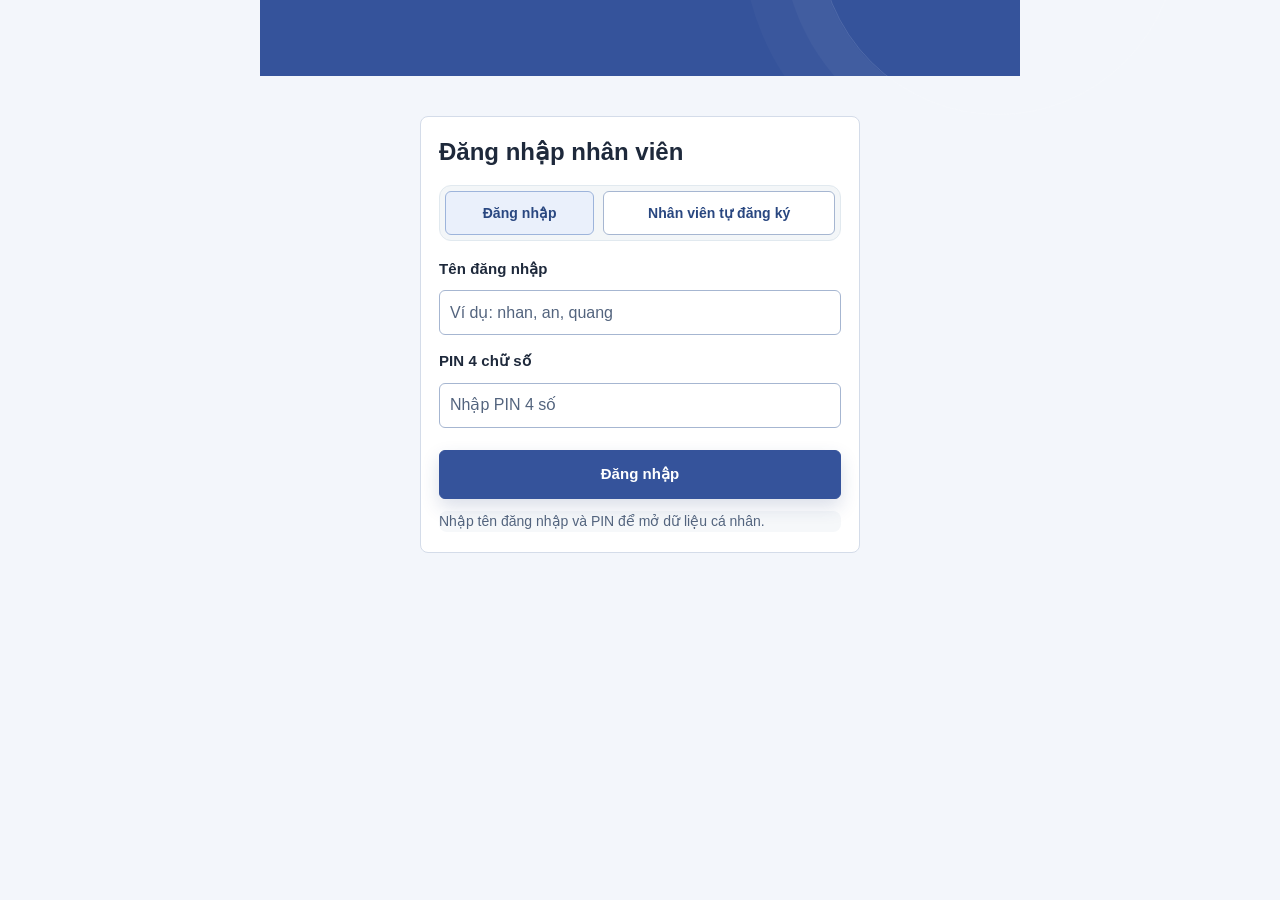
<file: xep-lich.html>
<!doctype html>
<html lang="vi"><head>
<script>document.documentElement.classList.add("staff-auth-pending");</script>
<style>html.staff-auth-pending body{visibility:hidden}#globalStaffAuthBar{position:fixed;top:10px;right:12px;z-index:99999;display:flex;align-items:center;gap:9px;padding:7px 10px;border:1px solid #d8c99f;border-radius:10px;background:#171c2aee;color:#fff8e8;font:12px system-ui;box-shadow:0 4px 16px #0003}#globalStaffAuthBar button{border:1px solid #d8c99f;border-radius:7px;padding:6px 9px;background:#3d455c;color:#fff8e8;font-weight:700;cursor:pointer}</style>
<script type="module" id="global-staff-pin-gate">
const API="https://xyhvgttywjleirsiabve.supabase.co/functions/v1/staff-pin-auth";
const KEY="fasttrack_staff_pin_session_v1";
const PUBLISHABLE="sb_publishable_mM4JKOVatzvH8dfNHA92lw_s1Z-OMrP";
function stored(){try{return JSON.parse(localStorage.getItem(KEY)||"null")}catch{return null}}
function goLogin(){const next=location.pathname.split("/").pop()+location.search+location.hash;location.replace("index.html?next="+encodeURIComponent(next))}
async function call(action,token){const r=await fetch(API,{method:"POST",headers:{"Content-Type":"application/json","apikey":PUBLISHABLE,"Authorization":"Bearer "+token},body:JSON.stringify({action})});let d={};try{d=await r.json()}catch{}if(!r.ok)throw new Error(d.error||"Phiên đăng nhập không hợp lệ");return d}
(async()=>{
 const s=stored();
 if(!s?.token||!s.expiresAt||new Date(s.expiresAt).getTime()<=Date.now()){localStorage.removeItem(KEY);return goLogin()}
 try{
  const data=await call("load",s.token);
  const bar=document.createElement("div");bar.id="globalStaffAuthBar";
  const label=document.createElement("span");label.textContent="Tài khoản: "+(data.username||s.username||"nhân viên");
  const btn=document.createElement("button");btn.type="button";btn.textContent="Đăng xuất";
  btn.addEventListener("click",async()=>{btn.disabled=true;try{await call("logout",s.token)}catch{}localStorage.removeItem(KEY);sessionStorage.removeItem("fasttrack_sgn_booking_session_v1");localStorage.removeItem("fasttrack_sgn_saved_review_history_v1");location.replace("index.html?loggedout=1&v=login-20261128b")});
  bar.append(label,btn);document.body.appendChild(bar);
  document.documentElement.classList.remove("staff-auth-pending");
 }catch(e){localStorage.removeItem(KEY);goLogin()}
})();
</script><meta charset="utf-8"><meta name="viewport" content="width=device-width,initial-scale=1"><meta name="theme-color" content="#1d253b"><title>Xếp lịch nhân sự | Fast Track SGN</title>
<style>
:root{--navy:#1d253b;--green:#334370;--ink:#17243a;--muted:#6c6f77;--line:#dfe6f0;--paper:#f4f7fb;--red:#b42318;--green:#2e4175}*{box-sizing:border-box}body{margin:0;background:var(--paper);color:var(--ink);font:14px/1.5 system-ui,-apple-system,"Segoe UI",sans-serif}header{background:var(--navy);color:#fff;padding:22px max(16px,calc((100% - 1200px)/2))}h1{font-size:22px;margin:0 0 5px}header p{margin:0;color:#d7e2f4}.wrap{max-width:1200px;margin:18px auto;padding:0 14px}.panel{background:#fff;border:1px solid var(--line);border-radius:12px;padding:16px;margin:0 0 14px;box-shadow:0 2px 8px #1d253b08}.panel h2{font-size:17px;margin:0 0 10px}.toolbar{display:flex;gap:9px;flex-wrap:wrap;align-items:center}.toolbar label{font-weight:600}button,.btn{border:0;border-radius:8px;background:var(--green);color:white;padding:10px 14px;font-weight:650;cursor:pointer}button.secondary{background:#e9eef7;color:var(--ink)}button.danger{background:#a83232}button:disabled{opacity:.5;cursor:wait}input,select,textarea{font:inherit;border:1px solid #cbd5e1;border-radius:7px;padding:7px;background:white;color:var(--ink)}input[type=checkbox]{width:17px;height:17px;vertical-align:middle}.muted,small{color:var(--muted)}.tablewrap{overflow:auto;max-width:100%}table{border-collapse:separate;border-spacing:0;width:100%;min-width:880px}th,td{border-right:1px solid var(--line);border-bottom:1px solid var(--line);padding:7px;text-align:center;white-space:nowrap}th{background:#edf2fa;position:sticky;top:0;z-index:2}th:first-child,td:first-child{position:sticky;left:0;background:#f8fafc;z-index:1;text-align:left;font-weight:650}td select{min-width:66px;padding:5px;font-size:12px}.staffgrid{display:grid;grid-template-columns:repeat(auto-fit,minmax(260px,1fr));gap:10px}.staff{border:1px solid var(--line);border-radius:9px;padding:10px}.staff strong{display:block;margin-bottom:6px}.staff .fields{display:grid;grid-template-columns:1fr 1fr;gap:7px}.staff label{font-size:12px;color:var(--muted);display:block}.staff input[type=text],.staff input[type=number],.staff select{width:100%}.staff .wide{grid-column:1/-1}.staff .check{display:flex;align-items:center;gap:7px}.summary{display:grid;grid-template-columns:repeat(auto-fit,minmax(130px,1fr));gap:9px}.metric{background:#f5f8fd;border:1px solid var(--line);border-radius:9px;padding:10px}.metric b{font-size:20px;display:block}.good{color:var(--green)}.bad{color:var(--red)}.warn{color:#9a5b00}.legend{display:flex;gap:8px;flex-wrap:wrap;margin:8px 0}.tag{border-radius:5px;padding:3px 7px;background:#edf2fa;font-size:12px}.errlist{padding-left:20px}.errlist li{margin:4px 0}.off{background:#e8edf3!important}.cshift{background:#e0e3eb!important}.pday{background:#fce7e7!important}.dayhead{font-weight:700}.sticky-actions{display:flex;gap:8px;flex-wrap:wrap}.foot{font-size:12px;color:var(--muted);padding:8px 0 24px}@media(max-width:600px){header{padding:18px 14px}h1{font-size:19px}.panel{padding:12px}.toolbar>*{flex:1}.toolbar button{min-width:140px}}
.home-link{display:inline-flex;align-items:center;gap:6px;margin-bottom:12px;padding:7px 12px;border:1px solid #ffffff55;border-radius:8px;background:#ffffff18;color:#fff;text-decoration:none;font-weight:650}.home-link:hover{background:#ffffff2b}
</style><style id="vietnamese-font-fix">
html,body{font-family:Arial,"Segoe UI",Tahoma,sans-serif!important}
body,body *{font-family:Arial,"Segoe UI",Tahoma,sans-serif!important}
input,select,textarea,button{font-family:Arial,"Segoe UI",Tahoma,sans-serif!important;font-synthesis:none}
</style>
<style id="schedule-shift-contrast-fix">
/* Tăng tương phản mã ca trong bảng kết quả xếp lịch */
#schedule select.off{background:#d9e3ee!important;color:#23364a!important;border:1px solid #8d94a9!important;font-weight:800!important}
#schedule select.pday{background:#f7dada!important;color:#762626!important;border:1px solid #d58b8b!important;font-weight:800!important}
#schedule select.cshift{background:#e0e3eb!important;color:#262f4b!important;border:1px solid #8d94a9!important;font-weight:800!important}
#schedule select.off option,#schedule select.pday option,#schedule select.cshift option{background:#fff!important;color:#17243a!important}
#schedule td{background:#1c1f25!important}
#schedule td:first-child{background:#23262c!important;color:#f5ecd9!important}
</style>








<link rel="stylesheet" href="assets/css/shared-layout.css?v=blue-20261128">
<link rel="stylesheet" href="assets/css/shared-visual.css?v=blue-20261128">


<style id="ft-black-gold-application-shell">
:root{--ft-bg:#0b0b0b;--ft-panel:#171717;--ft-panel2:#1d1d1d;--ft-gold:#b89b5e;--ft-gold-hi:#dcc58a;--ft-text:#f5f0e6;--ft-muted:#a7a29a;--ft-line:#34312a;--ft-side:258px}
html,body{background:var(--ft-bg)!important;color:var(--ft-text)!important;font-family:Manrope,Arial,sans-serif!important}
body{margin:0!important;min-height:100vh!important;font-size:13px!important}
.ft-app{min-height:100vh!important}
.ft-sidebar{position:fixed!important;inset:0 auto 0 0!important;width:var(--ft-side)!important;z-index:1001!important;display:flex!important;flex-direction:column!important;background:#10100f!important;border-right:1px solid var(--ft-line)!important;transition:width .2s ease,transform .2s ease!important}
.ft-brand{height:70px!important;min-height:70px!important;display:flex!important;align-items:center!important;gap:12px!important;padding:0 19px!important;border-bottom:1px solid var(--ft-line)!important;text-decoration:none!important;color:var(--ft-text)!important}
.ft-brand-mark{width:36px!important;height:36px!important;display:grid!important;place-items:center!important;border:1px solid #806b3f!important;border-radius:11px!important;background:linear-gradient(145deg,#292318,#171510)!important;color:var(--ft-gold-hi)!important;font-size:15px!important;font-weight:850!important}
.ft-brand-copy b{display:block!important;color:var(--ft-text)!important;font-size:12px!important;letter-spacing:1px!important}
.ft-brand-copy small{display:block!important;margin-top:2px!important;color:#8f887c!important;font-size:9px!important;letter-spacing:1.5px!important}
.ft-nav{flex:1!important;overflow:auto!important;padding:18px 12px!important}
.ft-nav-label{display:block!important;padding:12px 10px 6px!important;color:#777168!important;font-size:9px!important;font-weight:800!important;letter-spacing:1.5px!important}
.ft-nav-link{display:flex!important;align-items:center!important;gap:11px!important;min-height:41px!important;margin:2px 0!important;padding:8px 11px!important;border:1px solid transparent!important;border-radius:9px!important;background:transparent!important;color:#bdb7ac!important;text-decoration:none!important;font-size:12px!important;font-weight:650!important}
.ft-nav-link:hover{background:#1b1a17!important;color:var(--ft-text)!important}
.ft-nav-link.active{background:#292318!important;border-color:#57492d!important;color:var(--ft-gold-hi)!important}
.ft-nav-icon{width:19px!important;text-align:center!important;color:var(--ft-gold)!important;font-size:18px!important}
.ft-sidebar-foot{display:flex!important;align-items:center!important;gap:9px!important;padding:17px 21px!important;border-top:1px solid var(--ft-line)!important;color:var(--ft-muted)!important;font-size:10px!important}
.ft-status-dot{width:7px!important;height:7px!important;border-radius:50%!important;background:#57699b!important;box-shadow:0 0 9px #57699b66!important}
.ft-main{min-height:100vh!important;margin-left:var(--ft-side)!important;transition:margin-left .2s ease!important}
.ft-topbar{position:sticky!important;top:0!important;z-index:1000!important;height:70px!important;display:flex!important;align-items:center!important;gap:14px!important;padding:0 28px!important;background:#0d0d0cf2!important;border:0!important;border-bottom:1px solid var(--ft-line)!important;box-shadow:none!important;backdrop-filter:blur(14px)!important}
.ft-menu-toggle{width:36px!important;height:36px!important;min-height:36px!important;display:flex!important;flex-direction:column!important;justify-content:center!important;gap:4px!important;padding:8px!important;border:1px solid transparent!important;border-radius:9px!important;background:transparent!important}
.ft-menu-toggle:hover{background:#24221d!important;border-color:var(--ft-line)!important}
.ft-menu-toggle span{display:block!important;width:17px!important;height:1.5px!important;background:var(--ft-muted)!important}
.ft-top-context small{display:block!important;color:var(--ft-gold)!important;font-size:9px!important;font-weight:800!important;letter-spacing:1.3px!important}
.ft-top-context b{display:block!important;color:var(--ft-text)!important;font-size:13px!important;font-weight:750!important}
.ft-top-spacer{flex:1!important}
.ft-account-link{padding:8px 11px!important;border:1px solid var(--ft-line)!important;border-radius:8px!important;background:#171716!important;color:#d6cbb6!important;text-decoration:none!important;font-size:11px!important;font-weight:700!important}
.ft-account-link span{padding-left:7px!important;color:var(--ft-gold-hi)!important}
.ft-content{width:min(1420px,calc(100% - 56px))!important;max-width:1420px!important;margin:0 auto!important;padding:27px 0 32px!important}
.ft-content .home-hero{margin:0 0 19px!important;padding:25px 26px!important;border:1px solid var(--ft-line)!important;border-left:3px solid var(--ft-gold)!important;border-radius:14px!important;background:linear-gradient(120deg,#1b1915,#171717 70%)!important;box-shadow:0 12px 30px #0003!important}
.ft-content .hero-kicker{color:var(--ft-gold)!important;font-size:9px!important;letter-spacing:1.5px!important}
.ft-content .home-hero h2,.ft-content .intro h2{margin:4px 0 6px!important;padding:0!important;border:0!important;color:var(--ft-text)!important;font-size:25px!important;font-weight:800!important;letter-spacing:-.5px!important}
.ft-content .home-hero p,.ft-content .intro p{color:var(--ft-muted)!important;font-size:12px!important}
.ft-content #staffAuthPanel{width:min(100%,760px)!important;margin:0 auto 19px!important;padding:22px!important;border:1px solid #665638!important;border-top:2px solid var(--ft-gold)!important;border-radius:13px!important;background:#171715!important;box-shadow:0 10px 28px #0003!important;color:var(--ft-text)!important}
.ft-content #staffAuthPanel h2{margin:0 0 8px!important;padding:0!important;border:0!important;color:var(--ft-gold-hi)!important;font-size:19px!important}
.ft-content #staffAuthPanel p{color:#bdb6a9!important;font-size:12px!important}
.ft-content #staffAuthPanel label{color:#e3d8c3!important;font-size:12px!important}
.ft-content #staffAuthPanel input{min-height:43px!important;border:1px solid #4a453a!important;border-radius:8px!important;background:#0f0f0e!important;color:var(--ft-text)!important}
.ft-content #staffAuthPanel input:focus{border-color:var(--ft-gold)!important;box-shadow:0 0 0 3px #b89b5e20!important}
.ft-content #staffAuthPanel button,.ft-content #staffAuthPanel .auth-actions a{border:1px solid var(--ft-gold)!important;border-radius:8px!important;background:linear-gradient(135deg,#c5a96b,#a88a4e)!important;color:#17140e!important;font-weight:800!important}
.ft-content #staffAuthPanel button.secondary,.ft-content #staffAuthPanel button.ghost,.ft-content #staffAuthPanel .auth-actions button{border:1px solid #514a3b!important;background:#24221d!important;color:#e4d8c0!important}
.ft-content #staffAuthMessage{color:var(--ft-gold-hi)!important}
.ft-content .intro{margin:0 0 13px!important;padding:0!important;border:0!important;background:transparent!important;box-shadow:none!important}
.ft-content .intro h2{font-size:17px!important}
.ft-content .menu{grid-template-columns:repeat(3,minmax(0,1fr))!important;gap:13px!important}
.ft-content .item,.ft-content .item:nth-child(2),.ft-content .item:nth-child(3){min-height:175px!important;padding:18px!important;border:1px solid var(--ft-line)!important;border-top:2px solid var(--ft-gold)!important;border-radius:12px!important;background:var(--ft-panel)!important;box-shadow:none!important;color:var(--ft-text)!important}
.ft-content .item:hover{transform:translateY(-2px)!important;border-color:#77643e!important;background:#1c1b18!important}
.ft-content .item h3{color:var(--ft-text)!important;font-size:14px!important}
.ft-content .item p{color:var(--ft-muted)!important;font-size:11px!important}
.ft-content .icon{width:39px!important;height:39px!important;display:grid!important;place-items:center!important;border-radius:9px!important;background:#2a2419!important;color:var(--ft-gold-hi)!important}
.ft-content .go{color:var(--ft-gold-hi)!important;font-size:11px!important}
.ft-footer{margin:0!important;padding:16px 20px!important;border:0!important;border-top:1px solid var(--ft-line)!important;background:#10100f!important;color:#777168!important;text-align:center!important;font-size:9px!important;letter-spacing:.7px!important}
.ft-app.ft-collapsed .ft-sidebar{width:76px!important}
.ft-app.ft-collapsed .ft-main{margin-left:76px!important}
.ft-app.ft-collapsed .ft-brand{padding:0 20px!important}
.ft-app.ft-collapsed .ft-brand-copy,.ft-app.ft-collapsed .ft-nav-label,.ft-app.ft-collapsed .ft-nav-link>span:last-child,.ft-app.ft-collapsed .ft-sidebar-foot>span:last-child{display:none!important}
.ft-app.ft-collapsed .ft-nav-link{justify-content:center!important;padding:9px 0!important}
@media(max-width:900px){.ft-content .menu{grid-template-columns:repeat(2,minmax(0,1fr))!important}}
@media(max-width:680px){
 .ft-sidebar{width:min(286px,84vw)!important;transform:translateX(-105%)!important;box-shadow:20px 0 50px #0008!important}
 .ft-app.ft-mobile-open .ft-sidebar{transform:translateX(0)!important}
 .ft-main,.ft-app.ft-collapsed .ft-main{margin-left:0!important}
 .ft-app.ft-collapsed .ft-sidebar{width:min(286px,84vw)!important}
 .ft-app.ft-collapsed .ft-brand-copy,.ft-app.ft-collapsed .ft-nav-label,.ft-app.ft-collapsed .ft-nav-link>span:last-child,.ft-app.ft-collapsed .ft-sidebar-foot>span:last-child{display:block!important}
 .ft-app.ft-collapsed .ft-nav-link{justify-content:flex-start!important;padding:8px 11px!important}
 .ft-topbar{height:60px!important;padding:0 13px!important;gap:9px!important}
 .ft-content{width:calc(100% - 28px)!important;padding:18px 0 25px!important}
 .ft-content .home-hero{padding:19px!important}
 .ft-content .home-hero h2{font-size:21px!important}
 .ft-content #staffAuthPanel{padding:17px!important}
 .ft-content .menu{grid-template-columns:1fr!important}
 .ft-content .item{min-height:145px!important}
 .ft-account-link{font-size:10px!important;padding:7px 8px!important}
}
@media(prefers-reduced-motion:reduce){.ft-sidebar,.ft-main{transition:none!important}}

/* Legacy component compatibility: keep operational UI on the approved black-gold system. */
.ft-app,.ft-app *{font-family:Manrope,Arial,sans-serif!important}
.ft-content .panel,.ft-content .booking,.ft-content .review{
  border:1px solid var(--ft-line)!important;border-radius:13px!important;
  background:var(--ft-panel)!important;color:var(--ft-text)!important;
  box-shadow:0 8px 24px #0004!important
}
.ft-content .panel h2,.ft-content .booking h2,.ft-content .review h2{
  color:var(--ft-gold-hi)!important;border-color:var(--ft-line)!important
}
.ft-content .panel p,.ft-content .booking p,.ft-content .review p,
.ft-content .panel .hint,.ft-content .booking .hint,.ft-content .review .hint{
  color:var(--ft-muted)!important
}
.ft-content label{color:#ded6c6!important}
.ft-content input:not([type="checkbox"]):not([type="radio"]),
.ft-content select,.ft-content textarea{
  border:1px solid #494337!important;border-radius:8px!important;
  background:#10100f!important;color:var(--ft-text)!important;
  color-scheme:dark
}
.ft-content input::placeholder,.ft-content textarea::placeholder{color:#827d73!important}
.ft-content input:focus,.ft-content select:focus,.ft-content textarea:focus{
  border-color:var(--ft-gold)!important;outline:0!important;
  box-shadow:0 0 0 3px #b89b5e22!important
}
.ft-content button:not(:disabled):not(.secondary):not(.ghost):not(.danger):not(.btn-danger),
.ft-content .linkbtn:not(.secondary),.ft-content .back,.ft-content .hero-cta{
  border:1px solid var(--ft-gold)!important;border-radius:9px!important;
  background:linear-gradient(135deg,#c5a96b,#a88a4e)!important;
  color:#17140e!important;font-weight:800!important
}
.ft-content button.secondary,.ft-content button.ghost,.ft-content .ghost,
.ft-content .linkbtn.secondary{
  border:1px solid #514a3b!important;border-radius:9px!important;
  background:#24221d!important;color:#e4d8c0!important
}
.ft-content button.danger{
  border:1px solid #8c4545!important;border-radius:9px!important;
  background:#3a2020!important;color:#f0caca!important
}
.ft-content .tablewrap{
  border:1px solid var(--ft-line)!important;border-radius:11px!important;
  background:#121211!important;box-shadow:none!important
}
.ft-content table{background:#121211!important;color:var(--ft-text)!important}
.ft-content table th{
  background:#252219!important;color:var(--ft-gold-hi)!important;
  border-color:var(--ft-line)!important
}
.ft-content table td,.ft-content table tbody td{
  background:#171716!important;color:#e8e1d5!important;
  border-color:var(--ft-line)!important
}
.ft-content table tbody tr:nth-child(even) td{background:#1d1c19!important}
.ft-content table tbody tr:hover td{background:#29251c!important}


/* Semantic status colors: dark surfaces with clear success/warning/error contrast. */
.ft-content .status{
  background:#211f1a!important;color:#e8dfcc!important;
  border:1px solid #514a3b!important
}
.ft-content .status.good,.ft-content .pill.good{
  background:#1f2431!important;color:#b7c2df!important;border-color:#444f6c!important
}
.ft-content .status.warn,.ft-content .pill.warn{
  background:#352b18!important;color:#f0d18b!important;border-color:#806637!important
}
.ft-content .status.bad,.ft-content .pill.bad{
  background:#392020!important;color:#f0b9b9!important;border-color:#854848!important
}
.ft-content .count,.ft-content .pill,.ft-content .sectiontag,.ft-content .tag{
  background:#28251e!important;color:#e5d4ae!important;border:1px solid #514a3b!important
}
.ft-content :focus-visible{
  outline:2px solid var(--ft-gold-hi)!important;outline-offset:2px!important;
  box-shadow:0 0 0 3px #b89b5e24!important
}
.ft-content input[type="checkbox"],.ft-content input[type="radio"]{
  accent-color:var(--ft-gold)!important
}
</style>
<style id="ft-operations-theme-overrides">
/* Legacy operation components adapted to the shared black-and-champagne shell. */
.ft-content .panel,.ft-content .booking,.ft-content .review,.ft-content .staff,.ft-content .workspace-choice,.ft-content .archive-entry{
 background:#171717!important;color:#f5f0e6!important;border:1px solid #34312a!important;border-radius:13px!important;box-shadow:0 8px 24px #0004!important
}
.ft-content .panel:hover,.ft-content .workspace-choice:hover{border-color:#806b3f!important;box-shadow:0 10px 28px #0005!important}
.ft-content .panel h2,.ft-content .booking h2,.ft-content .review h2,.ft-content h2,.ft-content h3{color:#dcc58a!important}
.ft-content .panel h2,.ft-content .booking h2,.ft-content .review h2{border-color:#34312a!important}
.ft-content p,.ft-content .muted,.ft-content small,.ft-content .hint,.ft-content .description{color:#aaa49a!important}
.ft-content label,.ft-content .toolbar label,.ft-content .controls label{color:#d8cfbd!important}
.ft-content input:not([type=checkbox]):not([type=radio]),.ft-content select,.ft-content textarea{
 background:#10100f!important;color:#f5f0e6!important;border:1px solid #494337!important;border-radius:8px!important;box-shadow:none!important
}
.ft-content input::placeholder,.ft-content textarea::placeholder{color:#777168!important}
.ft-content input:focus,.ft-content select:focus,.ft-content textarea:focus{outline:none!important;border-color:#b89b5e!important;box-shadow:0 0 0 3px #b89b5e24!important}
.ft-content input[type=checkbox],.ft-content input[type=radio]{accent-color:#b89b5e}
.ft-content button,.ft-content .btn{
 border:1px solid #806b3f!important;border-radius:8px!important;background:linear-gradient(135deg,#c5a96b,#a88a4e)!important;color:#17140e!important;font-weight:750!important;box-shadow:none!important
}
.ft-content button.secondary,.ft-content button.ghost,.ft-content button.back,.ft-content .btn.secondary{
 border:1px solid #514a3b!important;background:#24221d!important;color:#e4d8c0!important
}
.ft-content button.danger,.ft-content button.delete,.ft-content .btn.danger{border-color:#854848!important;background:#492525!important;color:#f3d7d7!important}
.ft-content button:disabled{opacity:.48!important}
.ft-content .tablewrap,.ft-content .table-wrapper,.ft-content .table-responsive{max-width:100%!important;overflow:auto!important;border:1px solid #34312a!important;border-radius:10px!important;background:#141414!important}
.ft-content table{color:#e9e2d5!important;border-color:#34312a!important}
.ft-content th{background:#29251d!important;color:#dcc58a!important;border-color:#49402f!important}
.ft-content td{background:#171717!important;color:#e8e1d5!important;border-color:#34312a!important}
.ft-content tbody tr:nth-child(even) td{background:#1c1b18!important}
.ft-content tbody tr:hover td{background:#29251d!important}
.ft-content th:first-child,.ft-content td:first-child{background:#211f1a!important;color:#eee5d4!important}
.ft-content pre,.ft-content code{background:#111!important;color:#e8dfce!important;border-color:#403a2e!important}
.ft-content .workspace-choice{color:#f5f0e6!important}
.ft-content .workspace-choice strong,.ft-content .workspace-choice .workspace-copy strong{color:#dcc58a!important}
.ft-content .workspace-choice small,.ft-content .workspace-arrow{color:#aaa49a!important}
.ft-content .status,.ft-content .badge{border-color:#514a3b!important}
#globalStaffAuthBar{top:80px!important;right:18px!important;z-index:1100!important;background:#171716!important;border:1px solid #806b3f!important;color:#f5f0e6!important;box-shadow:0 8px 24px #0007!important}
#globalStaffAuthBar button{border:1px solid #806b3f!important;border-radius:7px!important;background:#29251d!important;color:#dcc58a!important}
.ft-content #cloudAccountBar{position:relative!important;inset:auto!important;right:auto!important;top:auto!important;bottom:auto!important;display:flex!important;width:max-content!important;max-width:100%!important;margin:0 0 14px auto!important;box-sizing:border-box!important;background:#171716!important;border:1px solid #806b3f!important;color:#f5f0e6!important}
.ft-content #cloudAccountBar[hidden]{display:none!important}
.ft-content #cloudAccountBar button{border:1px solid #806b3f!important;background:#29251d!important;color:#dcc58a!important}
@media(max-width:680px){
 #globalStaffAuthBar{top:68px!important;right:10px!important;max-width:calc(100vw - 20px)!important}
 .ft-content .toolbar,.ft-content .controls{gap:9px!important}
 .ft-content table{min-width:680px}
}


/* Responsive operational layouts: keep wide data inside its own scroll region. */
.ft-content,.ft-content *{box-sizing:border-box}
.ft-content{min-width:0;max-width:100%}
.ft-content .tablewrap,.ft-content .table-wrapper,.ft-content .table-responsive{
  display:block;width:100%;max-width:100%;min-width:0;overflow-x:auto!important;overflow-y:auto!important;
  -webkit-overflow-scrolling:touch;overscroll-behavior-x:contain;scrollbar-gutter:stable
}
.ft-content table{width:100%;max-width:none}
.ft-content input:not([type=checkbox]):not([type=radio]),
.ft-content select,.ft-content textarea{max-width:100%;min-width:0}
.ft-content textarea{width:100%;resize:vertical}
.ft-content .fields>* ,.ft-content .grid>*{min-width:0;max-width:100%}
.ft-content .toolbar,.ft-content .controls{min-width:0;max-width:100%}
.ft-content .toolbar>*,.ft-content .controls>*{min-width:0;max-width:100%}
@media(max-width:680px){
  .ft-content .fields{grid-template-columns:minmax(0,1fr)!important}
  .ft-content .toolbar{grid-template-columns:minmax(0,1fr)!important;align-items:stretch!important}
  .ft-content .controls{display:flex!important;flex-wrap:wrap!important;align-items:stretch!important}
  .ft-content .controls>*{flex:1 1 100%!important;width:100%;min-width:0!important}
  .ft-content .toolbar button,.ft-content .controls button{width:100%;min-width:0!important}
  .ft-content .tablewrap,.ft-content .table-wrapper,.ft-content .table-responsive{
    max-height:65vh;overflow-x:auto!important;overflow-y:auto!important
  }
  .ft-content table{min-width:680px}
  .ft-content #schedule{min-width:980px}
  .ft-content #cloudAccountBar{width:100%!important;margin:0 0 12px!important;flex-wrap:wrap!important}
  .ft-content .panel{min-width:0}
}
@media(max-width:380px){
  .ft-content{width:calc(100% - 20px)!important}
  .ft-content .panel{padding:12px!important}
  .ft-content th,.ft-content td{padding:7px 8px!important}
}

</style>

<link rel="stylesheet" href="assets/css/shared-mobile-contrast.css?v=blue-20261128">

<link rel="stylesheet" href="assets/css/shared-ui.css?v=blue-20261128">
<link rel="stylesheet" href="assets/css/complete-redesign.css?v=blue-20261128">
<style id="sidebar-logout-style">
.ft-sidebar-logout{width:calc(100% - 24px)!important;margin:8px 12px 14px!important;text-align:left!important;cursor:pointer!important;color:#e4c9a0!important;border:1px solid #574735!important;background:#211d17!important}
.ft-sidebar-logout:hover{background:#38251f!important;border-color:#8a5947!important;color:#fff0dc!important}
.ft-sidebar-logout .ft-nav-icon{color:#d5a078!important}
.ft-app.ft-collapsed .ft-sidebar-logout{width:52px!important;justify-content:center!important;margin:8px 12px 14px!important;padding:9px 0!important}
@media(max-width:680px){.ft-sidebar-logout{width:calc(100% - 24px)!important}.ft-app.ft-collapsed .ft-sidebar-logout{width:calc(100% - 24px)!important;justify-content:flex-start!important;padding:8px 11px!important}}
</style>
<style id="ft-simple-indigo-final">
:root{color-scheme:light;--ft-navy:#434da0;--ft-green:#434da0;--ft-bg:#fff;--ft-ink:#222;--ft-muted:#666;--ft-line:#ddd;--ft-shadow:none;--ft-radius:6px;--app-bg:#fff;--surface:#fff;--ink:#222;--muted:#666;--line:#ddd;--blue:#434da0;--blue-soft:#eef0f9;--radius:6px;--shadow:none}
html body,html body .ft-app,html body .ft-main,html body .ft-content{background:#fff!important;color:#222!important;font-family:Arial,sans-serif!important;text-shadow:none!important}
html body .ft-sidebar{background:#fff!important;border-color:#ddd!important;box-shadow:none!important}
html body .ft-topbar,html body header{background:#434da0!important;color:#fff!important;border:0!important;box-shadow:0 1px 3px #0002!important;backdrop-filter:none!important}
html body .ft-topbar *,html body header h1,html body header p{color:#fff!important;text-shadow:none!important}
html body .ft-topbar button,html body .ft-topbar a{background:transparent!important;border-color:#ffffff66!important;color:#fff!important;box-shadow:none!important}
html body .ft-menu-toggle span{background:#fff!important}
html body .ft-brand{background:#fff!important;border-color:#ddd!important}
html body .ft-brand-mark{background:#434da0!important;color:#fff!important;border:0!important}
html body .ft-brand-copy b,html body .ft-nav-link{color:#222!important}
html body .ft-brand-copy small,html body .ft-nav-label,html body .ft-sidebar-foot,html body .ft-nav-icon{color:#666!important}
html body .ft-nav-link{border-radius:0!important;background:transparent!important;box-shadow:none!important}
html body .ft-nav-link.active,html body .ft-nav-link:hover{background:#eef0f9!important;color:#434da0!important}
html body .ft-nav-link.active *{color:#434da0!important}
html body :is(.panel,.booking,.review,.staff,.workspace-choice,.intro,.home-hero,.item,.hero,.kv,.stat,.metric,#staffAuthPanel,dialog){background:#fff!important;color:#222!important;border:1px solid #ddd!important;border-radius:6px!important;box-shadow:none!important;text-shadow:none!important}
html body .home-hero{min-height:0!important;padding:20px!important;text-align:left!important}
html body :is(.home-hero,.intro,.panel,.booking,.review,.item)::before,html body :is(.home-hero,.intro,.panel,.booking,.review,.item)::after{content:none!important;display:none!important}
html body :is(h1,h2,h3,h4,label,.kv b,.stat b,.metric b,.hero h1,.hero p,.item h3){color:#222!important;text-shadow:none!important;-webkit-text-fill-color:currentColor!important}
html body :is(p,.hint,.muted,small,.sub,.kv small,.stat span,.metric span){color:#666!important;text-shadow:none!important}
html body .ft-topbar :is(b,small,span),html body header :is(h1,p){color:#fff!important}
html body :is(input:not([type=checkbox]):not([type=radio]),select,textarea){background:#fff!important;color:#222!important;border:1px solid #bbb!important;border-radius:5px!important;box-shadow:none!important;color-scheme:light!important}
html body :is(input,select,textarea):focus{outline:2px solid #434da0!important;outline-offset:0!important}
html body :is(button,.btn,.linkbtn,.hero-cta,.back){background:#434da0!important;color:#fff!important;-webkit-text-fill-color:currentColor!important;border:1px solid #434da0!important;border-radius:5px!important;box-shadow:none!important;text-shadow:none!important;transform:none!important}
html body :is(button,.btn,.linkbtn):is(.secondary,.ghost,.back){background:#fff!important;color:#434da0!important;border-color:#bbb!important}
html body button.danger{background:#fff!important;color:#222!important;border-color:#999!important}
html body .ft-topbar :is(button,a){background:transparent!important;color:#fff!important}
html body :is(.icon,.go,.hero-kicker){color:#434da0!important;background:none!important;box-shadow:none!important}
html body :is(.tablewrap,.table-wrapper,.table-responsive){background:#fff!important;border-color:#ddd!important;border-radius:5px!important;box-shadow:none!important}
html body table{background:#fff!important;color:#222!important}
html body table th{background:#eef0f9!important;color:#222!important;border-color:#ddd!important}
html body table tbody td{background:#fff!important;color:#222!important;border-color:#ddd!important}
html body table tbody tr:nth-child(even) td{background:#fafafa!important}
html body table tbody tr:hover td{background:#eef0f9!important}
html body :is(.status,.tag,.pill,.count,pre){background:#f5f5f5!important;color:#333!important;border-color:#ddd!important;text-shadow:none!important;box-shadow:none!important}
html body :is(.tag,.pill,.status).good{background:#eef0f9!important;color:#434da0!important}
html body :is(.tag,.pill,.status).bad{background:#eee!important;color:#222!important}
html body :is(.tag,.pill,.status).warn{background:#f5f5f5!important;color:#333!important}
html body :is(.ft-footer,footer){background:#fff!important;color:#666!important;border-top:1px solid #ddd!important}
html body #app #cards .table-tools{background:#fff!important;border-color:#ddd!important}
html body #app #cards .table-tools :is(span,b,button){color:#434da0!important;background:#fff!important}
html body #app #cards table.worktable thead th{background:#eef0f9!important;color:#222!important}
html body #app #cards table.worktable tbody td{background:#fff!important;color:#222!important}
html body #app #cards table.worktable tbody tr:nth-child(even) td{background:#fafafa!important}
html body #app #cards table.worktable tbody td .tag{background:#eef0f9!important;color:#303878!important;border-color:#c8cce6!important}
html body #app #cards table.worktable tbody td button{background:#fff!important;color:#434da0!important;border-color:#bbb!important}
html body #bookingMain .contact-links a.linkbtn,html body #bookingMain .actions a.linkbtn{background:#434da0!important;color:#fff!important;-webkit-text-fill-color:#fff!important;border-color:#434da0!important;box-shadow:none!important}
@media(max-width:680px){html body .ft-content{padding:12px 10px 24px!important}html body .ft-sidebar{width:min(78vw,300px)!important}html body .ft-topbar{height:auto!important;min-height:56px!important}html body .ft-nav-link{min-height:48px!important;font-size:15px!important}html body .menu{grid-template-columns:1fr!important}html body .menu .item{min-height:0!important;padding:15px!important}}
</style>
<style id="ft-responsive-components-v1">
html{box-sizing:border-box;-webkit-text-size-adjust:100%;background:#fff!important}
*,*::before,*::after{box-sizing:inherit}
[hidden]{display:none!important}
html body .ft-content{min-width:0!important;max-width:1440px!important;padding:24px clamp(12px,2.5vw,32px) 32px!important}
html body :is(.panel,.booking,.review,.staff,.workspace-choice,.kv,.metric,.stat,#staffAuthPanel){min-width:0!important;max-width:100%!important;border-radius:6px!important;box-shadow:none!important}
html body :is(.panel,.booking,.review,#staffAuthPanel){padding:clamp(14px,2vw,22px)!important;margin-bottom:16px!important}
html body :is(.controls,.toolbar,.actions,.dialog-actions,.auth-actions,.sticky-actions,.contact-links,.photo-actions,.saved-archive-filters){display:flex!important;flex-wrap:wrap!important;gap:10px!important;min-width:0!important;max-width:100%!important;align-items:center!important}
html body :is(.controls,.toolbar,.saved-archive-filters)>div{flex:1 1 180px;min-width:0!important;max-width:100%!important}
html body :is(.grid,.summary,.dialog-grid,.staffgrid,.fields){min-width:0!important;max-width:100%!important;gap:12px!important}
html body :is(.grid,.summary,.dialog-grid,.staffgrid,.fields)>*{min-width:0!important}
html body :is(button,.btn,.linkbtn,.back,.hero-cta){display:inline-flex;align-items:center;justify-content:center;gap:6px;min-height:40px!important;max-width:100%!important;padding:9px 14px!important;font-size:14px!important;font-weight:600!important;line-height:1.35!important;white-space:normal!important;overflow-wrap:anywhere;text-align:center!important;border-radius:5px!important;box-shadow:none!important;transition:background-color .12s ease!important}
html body :is(button,.btn,.linkbtn):not(:disabled):hover{filter:brightness(.94)!important;transform:none!important}
html body :is(button,a,input,select,textarea):focus-visible{outline:2px solid #434da0!important;outline-offset:2px!important}
html body :is(input:not([type=checkbox]):not([type=radio]),select,textarea){min-width:0!important;max-width:100%!important;min-height:42px!important;font-size:15px!important;line-height:1.4!important;padding:10px 12px!important}
html body input[type=date],html body input[type=time]{min-inline-size:0!important;max-inline-size:100%!important}
html body :is(input,textarea)::placeholder{color:#777!important;opacity:1!important}
html body :is(pre,.bodytext,.subject){max-width:100%!important;white-space:pre-wrap!important;overflow-wrap:anywhere!important}
html body dialog{width:min(680px,calc(100% - 24px))!important;max-height:90dvh!important;overflow:auto!important;padding:18px!important}
html body dialog::backdrop{background:#0006!important}
html body :is(.tablewrap,.table-wrapper,.table-responsive){min-width:0!important;max-width:100%!important;overflow-x:auto!important}
html body #app #cards .table-tools{display:flex!important;flex-wrap:wrap!important;align-items:center!important;gap:8px!important;padding:10px!important}
html body #app #cards .table-tools button{min-width:40px!important;min-height:40px!important;padding:6px 12px!important}
html body #app #cards table.worktable :is(td,th){overflow-wrap:normal!important}
html body #app #cards table.worktable input{width:100%!important;min-width:0!important;max-width:100%!important;padding:4px!important}
html body #app #cards table.worktable button{min-height:32px!important;padding:5px 8px!important}
html body .ft-menu-toggle{min-width:44px!important;min-height:44px!important;padding:8px!important}
@media(max-width:680px){
html body .ft-content{padding:12px 10px 24px!important}
html body :is(.panel,.booking,.review,#staffAuthPanel){padding:14px!important;margin-bottom:12px!important}
html body :is(.controls,.toolbar,.saved-archive-filters)>div{flex:1 1 100%!important}
html body :is(.grid,.summary,.staffgrid,.dialog-grid){grid-template-columns:repeat(2,minmax(0,1fr))!important}
html body .dialog-grid{grid-template-columns:minmax(0,1fr)!important}
html body :is(button,.btn,.linkbtn,.back,.hero-cta){min-height:44px!important}
html body :is(.actions,.contact-links,.auth-actions,.dialog-actions)>:is(button,a){flex:1 1 125px!important}
html body :is(input:not([type=checkbox]):not([type=radio]),select,textarea){font-size:16px!important;min-height:44px!important}
html body #app #cards table.worktable input{min-height:32px!important;font-size:14px!important}
html body #app #cards table.worktable button{min-height:32px!important}
html body .ft-top-context{min-width:0!important}
html body .ft-top-context b{white-space:normal!important;overflow-wrap:anywhere!important}
}
@media(max-width:360px){html body :is(.grid,.summary,.staffgrid){grid-template-columns:minmax(0,1fr)!important}}
</style>
<style id="ft-flat-layout">
html body .ft-app{display:block!important;min-height:100vh!important}
html body .ft-main{margin:0!important;width:100%!important;min-width:0!important}
html body .ft-topbar{position:sticky!important;top:0!important;z-index:100!important;display:flex!important;align-items:center!important;gap:12px!important;min-height:60px!important;padding:8px 16px!important;border-radius:0!important}
html body .ft-top-context small{display:none!important}
html body .ft-top-context b{font-size:19px!important;font-weight:500!important}
html body .ft-nav-label:not([hidden]),html body .ft-sidebar-foot,html body .ft-brand-copy small{display:none!important}
html body .ft-brand{padding:24px 16px!important;display:flex!important;flex-direction:column!important;align-items:center!important;gap:12px!important}
html body .ft-brand-mark{width:64px!important;height:64px!important;border-radius:50%!important}
html body .ft-nav{padding:0!important;gap:0!important}
html body .ft-nav-link{padding:14px 18px!important;min-height:50px!important;font-size:16px!important;font-weight:400!important;border:0!important}
html body .ft-content{width:100%!important;max-width:none!important;margin:0!important;padding:20px!important}
html body .ft-content :is(main,.wrap,#bookingMain){width:100%!important;max-width:none!important;margin:0!important}
html body .ft-content :is(.panel,.review,.booking,.hero,.intro,.home-hero){border:0!important;border-bottom:1px solid #ddd!important;border-radius:0!important;padding:16px 0!important;margin:0 0 16px!important}
html body .ft-content :is(h1,h2,h3){font-weight:500!important;letter-spacing:0!important;text-transform:none!important}
html body .ft-content h1{font-size:26px!important}
html body .ft-content h2{font-size:20px!important;border:0!important;padding:0!important}
html body .ft-content :is(h1,h2,h3)::before{display:none!important;content:none!important}
html body .ft-content .summary{display:flex!important;flex-wrap:wrap!important;gap:0!important;border-bottom:1px solid #ddd!important}
html body .ft-content :is(.stat,.metric){flex:1 1 110px!important;border:0!important;border-right:1px solid #ddd!important;border-radius:0!important;padding:8px 12px!important}
html body .ft-content :is(.stat,.metric) b{font-size:20px!important;font-weight:500!important}
html body .ft-content .menu{display:block!important}
html body .ft-content .menu .item{display:grid!important;grid-template-columns:40px 1fr auto!important;align-items:center!important;gap:12px!important;min-height:64px!important;padding:12px 4px!important;border:0!important;border-bottom:1px solid #ddd!important;border-radius:0!important}
html body .ft-content .menu .item :is(p,.go){display:none!important}
html body .ft-content .menu .item h3{margin:0!important;font-size:16px!important}
html body .ft-content .menu .item .icon{margin:0!important}
html body .ft-content .menu .item::after{content:"›"!important;display:block!important;position:static!important;color:#666!important;background:none!important}
html body .workspace-switcher{display:flex!important;gap:0!important;border-bottom:1px solid #ddd!important;margin-bottom:16px!important}
html body .workspace-switcher .workspace-choice{flex:1!important;min-width:0!important;display:flex!important;justify-content:center!important;padding:12px!important;border:0!important;border-radius:0!important;background:white!important}
html body .workspace-choice[aria-current=page]{border-bottom:3px solid #434da0!important}
html body .workspace-choice :is(.workspace-icon,.workspace-arrow,small){display:none!important}
html body .workspace-choice strong{font-size:14px!important;color:#434da0!important}
html body .ft-content .tablewrap{border-radius:3px!important}
html body .ft-content table th{background:#fff!important;border-bottom:1px solid #ccc!important;font-weight:600!important}
html body .ft-content table tbody tr:nth-child(even) td{background:#fff!important}
html body #app #cards table.worktable thead th{background:#fff!important}
html body #app #cards table.worktable tbody tr:nth-child(even) td{background:#fff!important}
@media(min-width:901px){html body .ft-main{width:calc(100% - 240px)!important;margin-left:240px!important}html body .ft-sidebar{width:240px!important}html body .ft-app:is(.sidebar-collapsed,.ft-sidebar-collapsed) .ft-main{width:100%!important;margin-left:0!important}}
@media(max-width:900px){html body .ft-main{margin:0!important;width:100%!important}html body .ft-content{padding:12px!important}html body .ft-topbar{flex-wrap:wrap!important;gap:6px!important;padding:6px 10px!important}html body .ft-top-context{flex:1!important}html body .ft-top-context b{font-size:17px!important}html body .ft-topbar .ft-top-spacer{display:none!important}html body .ft-topbar :is(.ft-account-link,.who){font-size:12px!important}html body .ft-content .summary{gap:0!important}}
</style>
<script src="assets/js/feature-activity.js"></script>
<style id="ft-reference-unified">
html body #ftApp #ftMain,html body #ftApp #ftMain .ft-content{background:#f3f6fb!important;color:#1e293b!important}
html body #ftApp #ftMain .ft-topbar{background:#35539b!important;color:#fff!important;display:flex!important;align-items:center!important;gap:12px!important;padding:8px 12px!important;min-height:64px!important;box-shadow:none!important;border:0!important;flex-wrap:wrap!important}
html body #ftApp #ftMain .ft-topbar .ft-top-context{flex:1 1 160px!important;min-width:0!important}
html body #ftApp #ftMain .ft-topbar .ft-top-context b{color:#fff!important;font-size:16px!important;font-weight:700!important;line-height:1.3!important;white-space:normal!important}
html body #ftApp #ftMain .ft-topbar .ft-menu-toggle{background:transparent!important;border:0!important;box-shadow:none!important;flex:0 0 32px!important;padding:4px!important}
html body #ftApp #ftMain .ft-topbar .ft-menu-toggle span{background:#fff!important}
html body #ftApp #ftMain .ft-topbar :is(a,button){color:#fff!important;background:transparent!important;box-shadow:none!important}
html body #ftApp #ftMain .ft-topbar .ft-top-spacer{display:none!important}
html body #ftApp #ftMain .ft-content{padding:16px 12px!important}
html body #ftApp #ftMain .ft-content :is(.panel,.booking,.review,.staff,.intro,.home-hero,.item,dialog){background:#fff!important;border:1px solid #d4dce9!important;border-radius:8px!important;box-shadow:none!important;padding:14px!important}
html body #ftApp #ftMain .ft-content :is(h1,h2,h3,label,.kv b){color:#1e293b!important;-webkit-text-fill-color:#1e293b!important;background:transparent!important;text-shadow:none!important;box-shadow:none!important}
html body #ftApp #ftMain .ft-content h2{font-size:20px!important;font-weight:700!important;margin:0 0 14px!important;padding:0!important;border:0!important}
html body #ftApp #ftMain .ft-content :is(h2,h3,label)::before,html body #ftApp #ftMain .ft-content :is(h2,h3,label)::after{content:none!important;display:none!important}
html body #ftApp #ftMain .ft-content label{font-size:15px!important;font-weight:600!important;padding:0!important;border:0!important}
html body #ftApp #ftMain .ft-content :is(input:not([type=checkbox]):not([type=radio]),textarea,select){background:#fff!important;color:#1e293b!important;border:1px solid #a6b6d1!important;border-radius:6px!important;box-shadow:none!important;font-size:16px!important;padding:10px!important;min-height:44px!important}
html body #ftApp #ftMain .ft-content input[readonly]{background:#f3f6fb!important}
html body #ftApp #ftMain .ft-content .hint{color:#53647e!important;font-size:14px!important;line-height:1.5!important}
html body #ftApp #ftMain .ft-content :is(button,.btn,.linkbtn):not(.secondary):not(.ghost):not(.danger){background:#35539b!important;color:#fff!important;border-color:#35539b!important;box-shadow:none!important}
html body #ftApp #ftMain .ft-content :is(button,.btn,.linkbtn):is(.secondary,.ghost){background:#fff!important;color:#294780!important;border-color:#a6b6d1!important;box-shadow:none!important}
html body #ftApp #ftSidebar{background:#fff!important;color:#1e293b!important}
html body #ftApp #ftSidebar .ft-nav-link{color:#1e293b!important;background:transparent!important;box-shadow:none!important}
html body #ftApp #ftSidebar .ft-nav-link.active{background:#eaf0fb!important;color:#294780!important}
html body #ftApp #ftSidebar .ft-nav-link span{color:inherit!important}
html body #ftApp #ftMain #cards table.worktable input{min-height:28px!important;font-size:inherit!important;padding:4px!important}
html body #ftApp #ftMain #cards table.worktable button{min-height:28px!important;font-size:inherit!important;padding:4px 8px!important}
@media(max-width:680px){html body #ftApp #ftMain .ft-content .controls>div{flex:1 1 100%!important;min-width:0!important}html body #ftApp #ftMain .ft-content{padding:12px!important}}
</style>
<style>html:not(.schedule-authorized) body{visibility:hidden!important}</style>
<style>[data-manager-schedule][hidden]{display:none!important}</style>
<style id="ft-sidebar-reference-final">
html body #ftApp #ftSidebar{background:#fff!important;color:#1e293b!important;padding:0!important;overflow-y:auto!important;box-shadow:none!important}
html body #ftApp #ftSidebar .ft-brand{position:relative!important;inset:auto!important;display:flex!important;flex-direction:row!important;align-items:center!important;justify-content:flex-start!important;gap:12px!important;height:auto!important;min-height:76px!important;padding:16px 14px!important;margin:0!important;border:0!important;transform:none!important}
html body #ftApp #ftSidebar .ft-brand-mark{position:static!important;transform:none!important;flex:0 0 40px!important;width:40px!important;height:40px!important;border-radius:50%!important;background:#35539b!important;color:white!important;margin:0!important}
html body #ftApp #ftSidebar .ft-brand-copy{position:static!important;transform:none!important;min-width:0!important;margin:0!important}
html body #ftApp #ftSidebar .ft-brand-copy b{font-size:15px!important;letter-spacing:0!important;color:#1e293b!important;white-space:normal!important}
html body #ftApp #ftSidebar .ft-nav{position:static!important;display:flex!important;flex-direction:column!important;gap:0!important;padding:0 8px!important;margin:0!important;transform:none!important}
html body #ftApp #ftSidebar .ft-nav-link{position:static!important;display:flex!important;align-items:center!important;gap:12px!important;min-height:48px!important;padding:12px 14px!important;margin:0!important;border:0!important;border-radius:5px!important;font-size:16px!important;font-weight:400!important;color:#1e293b!important;background:transparent!important;transform:none!important}
html body #ftApp #ftSidebar .ft-nav-link.active{background:#eaf0fb!important;color:#294780!important;font-weight:700!important}
html body #ftApp #ftSidebar .ft-nav-icon{flex:0 0 22px!important;width:22px!important;text-align:center!important;color:#35539b!important}
html body #ftApp #ftSidebar [hidden],html body #ftApp #ftSidebar .ft-nav-label{display:none!important}
@media(max-width:900px){html body #ftApp #ftSidebar{width:min(72vw,300px)!important}}
</style>
<style id="sidebar-profile-centered">
html body #ftApp #ftSidebar .ft-brand{flex-direction:column!important;justify-content:center!important;align-items:center!important;gap:12px!important;padding:24px 12px 20px!important;height:auto!important;min-height:0!important;text-align:center!important}
html body #ftApp #ftSidebar .ft-brand-mark{flex:0 0 176px!important;width:176px!important;height:176px!important;min-width:176px!important;border-radius:50%!important;overflow:hidden!important;font-size:28px!important}
html body #ftApp #ftSidebar .ft-brand-copy{width:100%!important;text-align:center!important}
html body #ftApp #ftSidebar .ft-brand-copy b{font-size:20px!important;font-weight:700!important;line-height:1.3!important;overflow-wrap:anywhere!important;text-align:center!important}
html body #ftApp.ft-collapsed #ftSidebar .ft-brand-mark{width:40px!important;height:40px!important;min-width:40px!important;flex-basis:40px!important}
@media(max-width:900px){html body #ftApp.ft-collapsed #ftSidebar .ft-brand-mark{width:176px!important;height:176px!important;min-width:176px!important;flex-basis:176px!important}}
</style>
<style id="ft-operations-menu-color">#ftSidebar .ft-operations-toggle,#ftSidebar .ft-operations-toggle[aria-expanded="true"]{background:transparent!important;color:#1e293b!important;box-shadow:none!important;font-weight:400!important}#ftSidebar .ft-operations-toggle:hover{background:#f0f4fb!important;color:#1e293b!important}#ftSidebar .ft-operations-toggle .ft-nav-icon,#ftSidebar .ft-operations-chevron{color:inherit!important}</style>
</head><body>
<div class="ft-app" id="ftApp">
<aside class="ft-sidebar" id="ftSidebar" aria-label="Điều hướng chính">
 <a class="ft-brand" href="index.html"><span class="ft-brand-mark">FT</span><span class="ft-brand-copy"><b>FAST TRACK SGN</b><small>EXECUTIVE OPERATIONS</small></span></a>
 <nav class="ft-nav"><span class="ft-nav-label">WORKSPACE</span><span class="ft-nav-label">BOOKING MANAGEMENT</span><a class="ft-nav-link" href="soan-booking.html"><span class="ft-nav-icon">▤</span><span>Soạn Booking</span></a>
<a class="ft-nav-link" hidden style="display:none!important" data-domestic-manager href="loc-khach-quoc-noi.html"><span class="ft-nav-icon">≡</span><span>Lọc khách quốc nội</span></a>
  <a class="ft-nav-link" href="goi-y-phan-hoi.html"><span class="ft-nav-icon">✦</span><span>Gợi ý phản hồi tin nhắn</span></a><button type="button" class="ft-operations-toggle" id="ftOperationsToggle" aria-expanded="false" aria-controls="ftOperationsChildren"><span class="ft-nav-icon" aria-hidden="true">▦</span><span>Vận hành</span><span class="ft-operations-chevron" aria-hidden="true">⌄</span></button><div id="ftOperationsChildren" class="ft-operations-children" hidden><a class="ft-nav-link" href="ung-don-khach.html"><span class="ft-nav-icon">↙</span><span>Ứng dụng đón khách</span></a><a class="ft-nav-link" href="don-khach.html"><span class="ft-nav-icon">↙</span><span>Đón khách</span></a></div><span class="ft-nav-label">PEOPLE & PLANNING</span><a class="ft-nav-link active" href="xep-lich.html" aria-current="page" hidden data-manager-schedule><span class="ft-nav-icon">▦</span><span>Xếp lịch</span></a><span class="ft-nav-label" id="staffManagementNavLabel" hidden>ADMINISTRATION</span><a class="ft-nav-link" id="staffManagementNav" href="quan-ly-tai-khoan.html" hidden><span class="ft-nav-icon">⚙</span><span>Quản lý tài khoản</span></a>
 <a class="ft-nav-link" href="index.html?settings=pin"><span class="ft-nav-icon" aria-hidden="true">⚿</span><span>Đổi mã PIN</span></a>
</nav><div class="ft-sidebar-foot"><span class="ft-status-dot"></span><span>Fast Track SGN</span></div>
 <button type="button" class="ft-nav-link ft-sidebar-logout" id="ftSidebarLogout" aria-label="Đăng xuất"><span class="ft-nav-icon" aria-hidden="true">↪</span><span>Đăng xuất</span></button>
</aside><div class="ft-main" id="ftMain"><header class="ft-topbar"><button class="ft-menu-toggle" id="ftMenuToggle" type="button" aria-label="Mở hoặc thu gọn menu" aria-controls="ftSidebar" aria-expanded="true"><span></span><span></span><span></span></button><div class="ft-top-context"><small>FAST TRACK SGN / PEOPLE & PLANNING</small><b>Xếp lịch nhân sự</b></div><div class="ft-top-spacer"></div><a class="ft-account-link" href="#month">Thiết lập tháng làm việc <span>↗</span></a></header><div class="ft-content">
<main class="wrap">
<section class="panel"><h2>1. Tháng và thao tác</h2><div class="toolbar"><label>Tháng lập lịch <input type="month" id="month"></label><button id="check" class="secondary">✓ Kiểm tra điều kiện</button><button id="save" class="secondary">Lưu lịch</button><button id="export" class="secondary">Xuất CSV</button><button id="clear" class="danger">Xóa lịch tháng</button></div><p class="muted">Ca bắt buộc mỗi ngày: đúng 1 A0, 2–3 A, đúng 1 B0, 2–3 B, đúng 1 HC và đúng 1 C. A1 là ca bổ sung tùy nhân lực. Trưởng/phó bộ phận không làm C; nhân viên 1–4 phải phủ khung 07:00–23:00. Hệ thống giữ quy tắc nghỉ sau C, tránh B → A/A0 và cân bằng ca.</p></section>
<section class="panel"><h2>2. Nhân viên và dữ liệu kế thừa</h2><p class="muted">Có thể dán trực tiếp bảng lịch tháng trước từ Excel/Google Sheets để tự điền ca cuối tháng trước và số ca C tháng trước. Sau đó vẫn có thể chỉnh sửa từng nhân viên bên dưới.</p><div class="staff" style="margin:12px 0 16px;padding:16px;border:2px solid #334370;background:#eff1f5;border-radius:12px"><strong style="font-size:16px;color:#262f4b">📋 ĐỌC DỮ LIỆU LỊCH THÁNG TRƯỚC</strong><label class="wide">Dán bảng lịch tháng trước (copy vùng dữ liệu có cột tên nhân viên và các ngày)<textarea id="prevImport" rows="5" style="width:100%;margin-top:5px" placeholder="Nhân viên\t1\t2\t3\t...\nTuấn Khanh\tA\tA0\tOFF\t...\nMinh Khoa\tB\tHC\tB\t..."></textarea></label><div class="toolbar" style="margin-top:8px"><button id="importPrev">Đọc và điền dữ liệu</button><button id="clearPrev" class="secondary">Xóa nội dung</button><span id="importStatus" class="muted"></span></div><p class="muted">Hệ thống nhận diện tên nhân viên và mã ca A0, A, A1, HC, B0, B, C, OFF, P; tự lấy ca cuối cùng trong dòng và đếm tổng số ca C. Không thay đổi dữ liệu OFF/P mong muốn.</p></div><p class="muted">Nhập ca cuối tháng trước (bao gồm OFF/P), tổng ca C tháng trước và ngày OFF/P mong muốn. Ca C luân phiên: tháng trước 3 C thì tháng này mục tiêu 4 C; tháng trước 4 C thì tháng này mục tiêu 3 C. Nếu tổng chỉ tiêu lệch số ngày trong tháng, hệ thống điều chỉnh công bằng và cảnh báo. OFF tối đa bằng số Chủ nhật; hệ thống tự phân bổ OFF còn thiếu. P chỉ được ghi nhận khi đăng ký. Tổng OFF + P không vượt 7 ngày/người/tháng.</p><div id="staff" class="staffgrid"></div></section>
<section class="panel"><h2>3. Kết quả xếp lịch</h2><div class="sticky-actions" style="margin:0 0 12px"><button id="auto">⚙ Tự động xếp lịch</button><button id="copy" class="secondary">▣ Copy bảng sang Sheet</button></div><div id="summary" class="summary"></div><div class="legend"><span class="tag">A0 05–13</span><span class="tag">A 07–15</span><span class="tag">A1 09–17</span><span class="tag">HC 11–19</span><span class="tag">B0 13–21</span><span class="tag">B 15–23</span><span class="tag" style="background:#e0e3eb">C 23–07</span><span class="tag" style="background:#e8edf3">OFF</span><span class="tag" style="background:#fce7e7">P</span></div><div class="tablewrap"><table id="schedule"></table></div></section>
<section class="panel"><h2>4. Kiểm tra và cảnh báo</h2><div id="status" class="muted">Chưa có lịch để kiểm tra.</div><ul id="issues" class="errlist"></ul></section>
<div class="foot">Lịch tạo tự động là phương án đề xuất. Người quản lý cần kiểm tra các cảnh báo và xác nhận trước khi áp dụng thực tế.</div>
</main>
</div></div></div>

<script id="scheduler-app">
"use strict";
const KEY="ftsgn_fresh_scheduler_v1";
const SHIFTS=["A0","A","A1","HC","B0","B","C","OFF","P"];
const WORK=["A0","A","A1","HC","B0","B","C"];
const DAY=["A0","A","A1","HC"];
const STAFF=[
{name:"Tuấn Khanh",role:"Trưởng BP"},{name:"Minh Khoa",role:"Phó BP"},
{name:"Văn Diệp",role:"Nhân viên"},{name:"Việt Quang",role:"Nhân viên"},
{name:"Đông Hưng",role:"Nhân viên"},{name:"Ngọc Dương",role:"Nhân viên"},
{name:"Ngọc Nhân",role:"Nhân viên"},{name:"Thanh Hùng",role:"Nhân viên"},
{name:"Nhật Quang",role:"Nhân viên"},{name:"Vũ Văn Bình",role:"Nhân viên"},
{name:"Trung An",role:"Nhân viên"}];
let employees=STAFF.map(x=>({...x,prev:"",prevC:3,offText:"",pText:"",consecutiveC:false}));
let schedule={},lastIssues=[];
const $=id=>document.getElementById(id);
const days=()=>{const [y,m]=($("month").value||"").split("-").map(Number);return y&&m?new Date(y,m,0).getDate():0};
const sundayCount=()=>{const [y,m]=($("month").value||"").split("-").map(Number);let n=0;for(let d=1;d<=days();d++)if(new Date(y,m-1,d).getDay()===0)n++;return n};
const esc=s=>String(s).replace(/[&<>"']/g,c=>({"&":"&amp;","<":"&lt;",">":"&gt;",'"':"&quot;","'":"&#39;"}[c]));
function parseDays(text){return [...new Set((text||"").split(/[,;\s]+/).map(x=>Number(x.trim())).filter(x=>Number.isInteger(x)&&x>=1&&x<=days()))].sort((a,b)=>a-b)}
function reqData(){const r={};employees.forEach((e,i)=>{const off=parseDays(e.offText),p=parseDays(e.pText);off.forEach(d=>((r[d]??={})[i]="OFF"));p.forEach(d=>((r[d]??={})[i]="P"));});return r}
function save(){localStorage.setItem(KEY,JSON.stringify({month:$("month").value,employees,schedule}));}
function load(){try{const x=JSON.parse(localStorage.getItem(KEY)||"null");if(x){if(x.month)$("month").value=x.month;if(Array.isArray(x.employees))employees=STAFF.map((s,i)=>({...s,...x.employees[i]}));schedule=x.schedule||{};}}catch(e){}}
function renderStaff(){ $("staff").innerHTML=employees.map((e,i)=>'<div class="staff"><strong>'+esc(e.name)+' <small>· '+esc(e.role)+'</small></strong><div class="fields"><label>Ca cuối tháng trước<select data-i="'+i+'" data-k="prev"><option value="">Chưa nhập</option>'+SHIFTS.map(s=>'<option '+(e.prev===s?'selected':'')+'>'+s+'</option>').join("")+'</select></label><label>Số ca C tháng trước<input type="number" min="0" max="31" data-i="'+i+'" data-k="prevC" value="'+Number(e.prevC||0)+'"></label><label class="wide">Ngày OFF mong muốn<input type="text" data-i="'+i+'" data-k="offText" value="'+esc(e.offText||"")+'" placeholder="Ví dụ: 3, 12, 25"></label><label class="wide">Ngày P đã đăng ký<input type="text" data-i="'+i+'" data-k="pText" value="'+esc(e.pText||"")+'" placeholder="Ví dụ: 8, 18"></label><label class="wide check"><input type="checkbox" data-i="'+i+'" data-k="consecutiveC" '+(e.consecutiveC?'checked':'')+'> Gom toàn bộ ca C liên tục</label></div></div>').join("");}
function bindStaff(){ $("staff").addEventListener("change",ev=>{const el=ev.target,i=Number(el.dataset.i),k=el.dataset.k;if(!Number.isInteger(i)||!k)return;employees[i][k]=el.type==="checkbox"?el.checked:el.type==="number"?Number(el.value):el.value;save();});}
function normalizeName(s){return String(s||"").normalize("NFD").replace(/[\\u0300-\\u036f]/g,"").replace(/đ/g,"d").replace(/Đ/g,"D").toLowerCase().replace(/[^a-z0-9]/g,"")}
function importPreviousSchedule(){
const raw=$("prevImport").value.trim();
if(!raw){$("importStatus").textContent="Chưa có dữ liệu để đọc.";return;}
const cleanCell=v=>String(v??"").replace(/<[^>]*>/g,"").split("**").join("").split("*").join("").replace(/&nbsp;/gi," ").replace(/&#x20;|&#32;/gi," ").replace(/&amp;/gi,"&").replace(/&#(\d+);/g,(_,n)=>String.fromCharCode(Number(n))).trim();
const rows=raw.split(/\r?\n/).map(line=>{
 const cells=line.includes("|")?line.trim().replace(/^\|/,"").replace(/\|$/,"").split("|"):line.split("\t");
 return cells.map(cleanCell);
}).filter(row=>row.length>1&&!row.every(v=>!v||/^:?-{2,}:?$/.test(v)));
const norm=s=>Array.from(String(s||"").normalize("NFD").toLowerCase().replace(/đ/g,"d")).filter(ch=>{const n=ch.codePointAt(0);return !(n>=768&&n<=879);}).join("").replace(/[^a-z0-9]/g,"");
const matches=[];
for(let ri=0;ri<rows.length;ri++){
 const row=rows[ri];
 for(let ci=0;ci<row.length;ci++){
  const key=norm(row[ci]);if(!key)continue;
  let best=-1,bestLen=0;
  employees.forEach((e,i)=>{const name=norm(e.name);if(name&&(key===name||key.endsWith(name)||key.includes(name)||name.endsWith(key))&&name.length>bestLen){best=i;bestLen=name.length;}});
  if(best>=0){matches.push({ri,ci,employeeIndex:best});break;}
 }
}
let dayCols=[];
const weekday=v=>/^(CN|T[2-7])$/i.test(v.trim());
for(const row of rows){
 const cols=[];row.forEach((v,i)=>{if(weekday(v))cols.push(i);});
 if(cols.length>=5&&cols.length>dayCols.length)dayCols=cols;
}
const valid=new Set(SHIFTS),seen=new Set();let imported=0;
for(const m of matches){
 if(seen.has(m.employeeIndex))continue;
 const row=rows[m.ri];
 let values;
 if(dayCols.length) values=dayCols.map(i=>row[i]||"");
 else values=row.slice(m.ci+1);
 const shifts=values.map(v=>cleanCell(v).toUpperCase()).filter(v=>valid.has(v));
 if(!shifts.length)continue;
 employees[m.employeeIndex].prev=shifts[shifts.length-1];
 employees[m.employeeIndex].prevC=shifts.filter(v=>v==="C").length;
 seen.add(m.employeeIndex);imported++;
}
renderStaff();save();
const missing=employees.filter((e,i)=>!seen.has(i)).map(e=>e.name);
$("importStatus").textContent="Đã đọc "+imported+"/"+employees.length+" nhân viên. "+(dayCols.length?"Đã xác định "+dayCols.length+" cột ngày theo thứ trong tuần. ":"Không tìm thấy hàng thứ trong tuần; đã dùng chế độ dự phòng. ")+(missing.length?"Chưa nhận diện: "+missing.join(", ")+". ":"")+"Vui lòng kiểm tra ca cuối tháng và số ca C.";
}
function baseQuotaC(){const q={},ids=employees.map((e,i)=>e.role==="Nhân viên"?i:-1).filter(i=>i>=0);ids.forEach(i=>{const prev=Number(employees[i].prevC)||3;q[i]=prev===3?4:prev===4?3:Math.max(1,Math.min(5,prev));});return q;}
function quotaC(){const n=days(),ids=employees.map((e,i)=>e.role==="Nhân viên"?i:-1).filter(i=>i>=0),q=baseQuotaC();let sum=Object.values(q).reduce((a,b)=>a+b,0);const [y,m]=($("month").value||"").split("-").map(Number),rotation=ids.length?((y*12+(m||1))%ids.length):0,rank=i=>(ids.indexOf(i)-rotation+ids.length)%ids.length;while(sum>n){const candidates=ids.filter(i=>q[i]>1).sort((a,b)=>q[b]-q[a]||rank(a)-rank(b));if(!candidates.length)break;q[candidates[0]]--;sum--;}while(sum<n){const candidates=ids.slice().sort((a,b)=>q[a]-q[b]||rank(a)-rank(b));if(!candidates.length)break;q[candidates[0]]++;sum++;}return q;}
function patterns(q,n,group){
const out=[],seen=new Set(),add=ds=>{const sorted=[...ds].sort((a,b)=>a-b),key=sorted.join(",");if(sorted.some(d=>d<1||d>n)||seen.has(key))return;const runs=[];let run=0,last=0;sorted.forEach(d=>{if(d===last+1)run++;else{if(run)runs.push(run);run=1;}last=d;});if(run)runs.push(run);if(!group&&runs.some(x=>x>2))return;out.push(sorted);seen.add(key);};
if(group){for(let s=1;s+q-1<=n;s++)add(Array.from({length:q},(_,k)=>s+k));return out;}
if(q<=0)return out;
const minGap=Math.max(5,Math.floor(n/5));
const parts=[];
function partition(rem,arr){if(rem===0){parts.push(arr);return;}if(rem>=2)partition(rem-2,[...arr,2]);partition(rem-1,[...arr,1]);}
partition(q,[]);
const uniqueParts=[...new Set(parts.map(p=>p.slice().sort((a,b)=>b-a).join(",")))].map(s=>s.split(",").map(Number));
function permute(a,l=0){if(l===a.length){place(a,0,[],0);return;}const used=new Set();for(let j=l;j<a.length;j++){if(used.has(a[j]))continue;used.add(a[j]);[a[l],a[j]]=[a[j],a[l]];permute(a,l+1);[a[l],a[j]]=[a[j],a[l]];}}
function place(parts,idx,chosen,nextStart){
 if(idx===parts.length){add(chosen);return;}
 const len=parts[idx],future=parts.slice(idx+1),remaining=future.reduce((s,v)=>s+v,0)+minGap*Math.max(0,future.length-1);
 for(let s=nextStart;s+len-1+remaining<=n;s++){
  const segment=Array.from({length:len},(_,k)=>s+k);
  place(parts,idx+1,[...chosen,...segment],s+len+minGap);
 }
}
uniqueParts.forEach(p=>permute(p.slice()));
return out;
}
function shuffle(a){for(let i=a.length-1;i>0;i--){const j=Math.floor(Math.random()*(i+1));[a[i],a[j]]=[a[j],a[i]];}return a}
function makeCPlan(req){
const n=days(),q=quotaC(),eligible=employees.map((e,i)=>e.role==="Nhân viên"?i:-1).filter(i=>i>=0),occupied=new Set(),plans={},reserved={};
const options={};
for(const i of eligible){
 options[i]=shuffle(patterns(q[i],n,employees[i].consecutiveC).filter(ds=>!ds.some(d=>req[d]?.[i]||(d===1&&employees[i].prev==="C"))));
}
const order=eligible.slice().sort((a,b)=>options[a].length-options[b].length);
let nodes=0;const nodeLimit=50000;
function visit(pos){
 if(pos===order.length)return occupied.size===n;
 if(++nodes>nodeLimit)return false;
 const i=order[pos];
 for(const ds of options[i]){
  if(ds.some(d=>occupied.has(d)))continue;
  const runs=[];let last=-1;for(const d of ds){if(d!==last+1)runs.push(d);last=d;}
  const after=runs.map(first=>{let lastDay=first;while(ds.includes(lastDay+1))lastDay++;return lastDay+1;}).filter(d=>d<=n);
  if(after.some(d=>req[d]?.[i]&&req[d][i]!=="OFF"))continue;
  const offSet=new Set([...parseDays(employees[i].offText),...after,...(employees[i].prev==="C"?[1]:[])]);
  if(offSet.size>sundayCount())continue;
  plans[i]=ds;reserved[i]=after;ds.forEach(d=>occupied.add(d));
  if(visit(pos+1))return true;
  ds.forEach(d=>occupied.delete(d));delete plans[i];delete reserved[i];
 }
 return false;
}
return visit(0)?{plans,reserved,q}:null;
}
function prior(d,i,out){if(d===1)return employees[i].prev||null;return out[d-1]?.[i]||null}
function adminOK(d,i,out,sh){const admin=["HC","A1","B0"],a=d===1?employees[i].prev:out[d-1]?.[i],b=d===2?employees[i].prev:out[d-2]?.[i];return !(admin.includes(a)&&admin.includes(b)&&admin.includes(sh));}
function validTransition(p,s){if(p==="C")return s==="OFF"||s==="C";if(p===s&&!["A","B","C"].includes(s))return false;if(p==="B"&&(s==="A"||s==="A0"))return false;if(p==="B0"&&(s==="A0"||s==="A"))return false;return true}
function shiftStreakBefore(i,d,out,sh){let n=0;for(let k=d-1;k>=1&&out[k]?.[i]===sh;k--)n++;if(d===1&&employees[i].prev===sh)n++;return n}
function canAssign(i,sh,d,out){return validTransition(prior(d,i,out),sh)&&(!["A","B"].includes(sh)||shiftStreakBefore(i,d,out,sh)<3)&&(!["HC","A1","B0"].includes(sh)||adminOK(d,i,out,sh))}
function createCandidate(req){
const n=days(),plan=makeCPlan(req);if(!plan)return null;
const out={};for(let d=1;d<=n;d++)out[d]={};
const offTarget=sundayCount(),offSets={},pSets={},cSets={},restCounts=Array(n+1).fill(0);
for(let i=0;i<employees.length;i++){
const requested=parseDays(employees[i].offText),pdays=parseDays(employees[i].pText),cdays=plan.plans[i]||[],after=plan.reserved[i]||[];
if(employees[i].prev==="C"&&pdays.includes(1))return null;
const off=new Set([...requested,...after,...(employees[i].prev==="C"?[1]:[])]);
if(off.size>offTarget||pdays.some(d=>off.has(d)||cdays.includes(d))||cdays.some(d=>off.has(d)))return null;
offSets[i]=off;pSets[i]=new Set(pdays);cSets[i]=new Set(cdays);
for(const d of off)restCounts[d]++;
for(const d of pdays)restCounts[d]++;
}
const streakCost=(i,extra)=>{const rests=offSets[i],pdays=pSets[i];let streak=WORK.includes(employees[i].prev)?1:0,cost=0;for(let d=1;d<=n;d++){if(rests.has(d)||pdays.has(d)||d===extra){cost+=streak*streak;streak=0;}else streak++;}return cost+streak*streak;};
const totalSlots=employees.length*offTarget;
for(let i=0;i<employees.length;i++){
const off=offSets[i],pdays=pSets[i],cdays=cSets[i];
while(off.size<offTarget){
const candidates=Array.from({length:n},(_,k)=>k+1).filter(d=>!off.has(d)&&!pdays.has(d)&&!cdays.has(d)&&restCounts[d]<3);
if(!candidates.length)return null;
candidates.sort((a,b)=>streakCost(i,a)-streakCost(i,b)||restCounts[a]-restCounts[b]);
const chosen=candidates[0];off.add(chosen);restCounts[chosen]++;
}

}
for(let i=0;i<employees.length;i++){
if(offSets[i].size!==offTarget)return null;
for(const d of pSets[i])out[d][i]="P";
for(const d of offSets[i])out[d][i]="OFF";
for(const d of cSets[i])out[d][i]="C";
}
for(let d=1;d<=n;d++){
const count=sh=>employees.filter((e,i)=>out[d][i]===sh).length;
const jobs=shuffle(["A0","B0","HC","A","A","B","B"]);
for(const sh of jobs){
const opts=employees.map((e,i)=>({i,e,p:prior(d,i,out)})).filter(x=>!Object.prototype.hasOwnProperty.call(out[d],x.i)&&!(sh==="C"&&x.e.role!=="Nhân viên")&&canAssign(x.i,sh,d,out));
if(!opts.length)return null;
opts.sort((a,b)=>candidateRank(a,sh,d,out)-candidateRank(b,sh,d,out));
const chosen=opts[0];out[d][chosen.i]=sh;
}
for(let i=0;i<employees.length;i++)if(!Object.prototype.hasOwnProperty.call(out[d],i)){
const p=prior(d,i,out);
let opts=["A","B"].filter(sh=>canAssign(i,sh,d,out)&&count(sh)<3);
if(!opts.length&&count("A1")===0&&canAssign(i,"A1",d,out))opts=["A1"];
if(!opts.length)return null;
const adjacentPreference=sh=>{let penalty=0;const prev=p,nextFixed=out[d+1]?.[i];if(prev&&WORK.includes(prev)){const sameBlock=(["A0","A","A1","HC"].includes(prev)&&["A","A1","HC"].includes(sh))||(["B0","B"].includes(prev)&&["B0","B"].includes(sh));if(!sameBlock)penalty+=35;}if(nextFixed&&WORK.includes(nextFixed)){const sameBlock=(["A0","A","A1","HC"].includes(nextFixed)&&["A","A1","HC"].includes(sh))||(["B0","B"].includes(nextFixed)&&["B0","B"].includes(sh));if(!sameBlock)penalty+=35;}return penalty;};
opts.sort((a,b)=>(candidateRank({i,e:employees[i],p},a,d,out)+count(a)*4+adjacentPreference(a))-(candidateRank({i,e:employees[i],p},b,d,out)+count(b)*4+adjacentPreference(b)));
out[d][i]=opts[0];
}
if(count("A")<2||count("A")>3||count("B")<2||count("B")>3||count("A0")!==1||count("B0")!==1||count("HC")!==1||count("C")!==1)return null;
}
return out;
}
function candidateRank(x,sh,d,out){let score=Math.random()*5;const p=x.p,early=["A0","A","A1","HC"],late=["B0","B"];if(sh==="A0"){let used=0;for(let k=1;k<d;k++)if(out[k]?.[x.i]==="A0")used++;score+=used*90;if(p==="A0")score+=10000;}if(p==="B"&&sh==="A")score+=500;if(p==="B0"&&(sh==="A"||sh==="A0"))score+=500;if(p==="C"&&sh!=="OFF"&&sh!=="C")score+=1000;if(["HC","A1","B0"].includes(sh)&&!adminOK(d,x.i,out,sh))score+=500;if(p===sh)score-=60;else if(early.includes(p)&&early.includes(sh))score+=4;else if(late.includes(p)&&late.includes(sh))score+=6;else if(early.includes(p)&&late.includes(sh))score+=650;else if(late.includes(p)&&early.includes(sh))score+=750;const prev2=d>1?out[d-2]?.[x.i]:null;if(prev2&&prev2!==p&&early.includes(prev2)&&early.includes(p)&&late.includes(sh))score+=350;if(prev2&&prev2!==p&&late.includes(prev2)&&late.includes(p)&&early.includes(sh))score+=450;const today=Object.values(out[d]).filter(v=>v===sh).length;score+=today*2;let worked=0;for(let k=d-1;k>=1&&WORK.includes(out[k]?.[x.i]);k--)worked++;score+=worked*3;if(x.i<4&&DAY.includes(sh))score-=4;if(x.i<4&&(sh==="A0"||sh==="A")){let used=0;for(let k=1;k<d;k++)if(["A0","A"].includes(out[k]?.[x.i]))used++;score+=used*35;}if(x.i<4&&sh==="B"){let used=0;for(let k=1;k<d;k++)if(out[k]?.[x.i]==="B")used++;score+=used*35;}return score}
function firstFourCoverageGap(out,d){const times={A0:[5,13],A:[7,15],A1:[9,17],HC:[11,19],B0:[13,21],B:[15,23]};const spans=employees.slice(0,4).map((e,i)=>times[out[d]?.[i]]).filter(Boolean).map(([a,b])=>[Math.max(7,a),Math.min(23,b)]).filter(([a,b])=>b>a).sort((a,b)=>a[0]-b[0]);let cursor=7,maxGap=0;for(const [a,b] of spans){if(a>cursor)maxGap=Math.max(maxGap,a-cursor);cursor=Math.max(cursor,b);}return Math.max(maxGap,23-cursor);}
function scoreSchedule(out){let score=0,n=days();for(let i=0;i<employees.length;i++){const counts=Object.fromEntries(SHIFTS.map(s=>[s,0]));let streak=0,max=0,offDays=[],cDays=[];for(let d=1;d<=n;d++){const v=out[d][i];counts[v]++;if(WORK.includes(v)){streak++;max=Math.max(max,streak)}else{streak=0;if(v==="OFF")offDays.push(d)}if(v==="C")cDays.push(d);const p=prior(d,i,out);if(p==="B"&&v==="A")score+=180;if(p==="B0"&&(v==="A"||v==="A0"))score+=160;const early=["A0","A","A1","HC"],late=["B0","B"];if(early.includes(p)&&late.includes(v))score+=650;if(late.includes(p)&&early.includes(v))score+=750;if(WORK.includes(p)&&WORK.includes(v)&&p!==v)score+=p===v?0:10;}score+=Math.max(0,max-6)*90;for(const sh of ["A","B","A0","B0","HC","A1"])score+=counts[sh]*counts[sh]*.15;const q=quotaC()[i]||0;score+=Math.abs(counts.C-q)*100; if(employees[i].consecutiveC&&cDays.length&&cDays[cDays.length-1]-cDays[0]+1!==cDays.length)score+=10000;if(offDays.length>1){const avg=n/offDays.length;for(let k=1;k<offDays.length;k++)score+=Math.abs((offDays[k]-offDays[k-1])-avg)*3;}}
const a0Counts=employees.map((e,i)=>{let t=0;for(let d=1;d<=n;d++)if(out[d]?.[i]==="A0")t++;return t;});const a0Avg=a0Counts.reduce((a,b)=>a+b,0)/employees.length;for(const v of a0Counts)score+=Math.pow(v-a0Avg,2)*120;for(let d=1;d<=n;d++){const gap=firstFourCoverageGap(out,d);if(gap>2)score+=(gap-2)*500;}for(const shifts of [["A0","A"],["B"]]){const counts=employees.slice(0,4).map((e,i)=>{let total=0;for(let d=1;d<=n;d++)if(shifts.includes(out[d]?.[i]))total++;return total;});const avg=counts.reduce((a,b)=>a+b,0)/4;for(const v of counts)score+=Math.pow(v-avg,2)*18;}
return score}
function checkSchedule(out){const errors=[],warnings=[],n=days(),req=reqData(),q=quotaC(),base=baseQuotaC();const adjusted=Object.keys(q).filter(i=>q[i]!==base[i]);if(adjusted.length)warnings.push("Đã điều chỉnh công bằng chỉ tiêu C theo tổng "+n+" ngày: "+adjusted.map(i=>employees[Number(i)].name+" "+base[i]+"→"+q[i]).join(", ")+".");if(!out||!Object.keys(out).length)return ["Chưa có lịch để kiểm tra."];
for(let i=0;i<employees.length;i++){for(let d=1;d<=days();d++){const cur=out[d]?.[i];if(["A","B"].includes(cur)&&shiftStreakBefore(i,d,out,cur)>=3)errors.push("Ngày "+d+" · "+employees[i].name+": không được làm ca "+cur+" quá 3 ngày liên tiếp.");}for(let d=1;d<=days();d++){const prev=d===1?employees[i].prev:out[d-1]?.[i],cur=out[d]?.[i];if(WORK.includes(prev)&&WORK.includes(cur)&&prev===cur&&!["A","B","C"].includes(cur))errors.push("Ngày "+d+" · "+employees[i].name+": không được xếp "+cur+" liên tiếp.");}}for(let i=0;i<employees.length;i++){let off=0,p=0,c=0,streak=0;const cd=[];for(let d=1;d<=n;d++){const v=out[d]?.[i];if(!SHIFTS.includes(v))errors.push("Ngày "+d+" · "+employees[i].name+": chưa được xếp ca.");if(v==="OFF")off++;if(v==="P")p++;if(v==="C"){c++;cd.push(d);}if(WORK.includes(v))streak++;else streak=0;if(streak>=8)errors.push(employees[i].name+": làm liên tục 8 ngày trở lên.");if(req[d]?.[i]&&v!==req[d][i])errors.push(employees[i].name+": ngày "+d+" không giữ đúng "+req[d][i]+" đã đăng ký.");if(v==="P"&&req[d]?.[i]!=="P")errors.push(employees[i].name+": phát sinh P không đăng ký.");if(prior(d,i,out)==="C"&&v!=="OFF"&&v!=="C")errors.push(employees[i].name+": sau C không được chuyển sang "+v+".");if(prior(d,i,out)==="B"&&["A","A0"].includes(v))errors.push(employees[i].name+": B → "+v+" không hợp lệ (cấm tuyệt đối).");if(prior(d,i,out)==="B0"&&["A","A0"].includes(v))errors.push(employees[i].name+": B0 → "+v+" không hợp lệ.");if(["HC","A1","B0"].includes(v)&&d>=3&&["HC","A1","B0"].includes(out[d-1]?.[i])&&["HC","A1","B0"].includes(out[d-2]?.[i]))errors.push(employees[i].name+": HC/A1/B0 không được quá 2 ngày liên tiếp.");}
if(off>sundayCount())errors.push(employees[i].name+": OFF vượt định mức "+sundayCount()+".");if(off+p>7)errors.push(employees[i].name+": OFF + P vượt 7 ngày.");if(c!==(q[i]||0))errors.push(employees[i].name+": thiếu quota C ("+c+"/"+(q[i]||0)+").");if(employees[i].role!=="Nhân viên"&&c)errors.push(employees[i].name+": quản lý không được làm C.");if(employees[i].consecutiveC&&cd.length&&cd[cd.length-1]-cd[0]+1!==cd.length)errors.push(employees[i].name+": quota C không liền một cụm.");if(!employees[i].consecutiveC){const runs=[];let run=0,last=0;cd.forEach(d=>{if(d===last+1)run++;else{if(run)runs.push(run);run=1;}last=d;});if(run)runs.push(run);if(runs.some(x=>x>2))errors.push(employees[i].name+": C không gom nhưng có cụm 3 ngày trở lên.");if(c===3&&!(runs.filter(x=>x===2).length===1&&runs.filter(x=>x===1).length===1))warnings.push(employees[i].name+": 3 C nên là 1 cặp + 1 ngày lẻ.");if(c===4&&!(runs.length===2&&runs.every(x=>x===2)))warnings.push(employees[i].name+": 4 C nên chia thành 2 cặp.");}}
const a0Counts=employees.map((e,i)=>{let t=0;for(let d=1;d<=n;d++)if(out[d]?.[i]==="A0")t++;return t;});if(Math.max(...a0Counts)-Math.min(...a0Counts)>1)warnings.push("Số lượt A0 giữa các nhân sự chênh lệch trên 1; cần rà soát phân bổ.");for(let d=1;d<=n;d++){const gap=firstFourCoverageGap(out,d);if(gap>2)warnings.push("Ngày "+d+": 4 nhân sự đầu có khoảng trống phủ lịch "+gap+" giờ (mức cho phép tối đa 2 giờ).");const count=sh=>employees.filter((e,i)=>out[d]?.[i]===sh).length;for(const sh of ["A0","B0","C","HC"])if(count(sh)!==1)errors.push("Ngày "+d+": "+sh+" phải đúng 1 người.");for(const sh of ["A","B"])if(count(sh)<2||count(sh)>3)errors.push("Ngày "+d+": "+sh+" phải có 2–3 người.");if(count("A1")>1)errors.push("Ngày "+d+": A1 tối đa 1 người.");for(let i=0;i<employees.length;i++)if(out[d]?.[i]==="A0"&&prior(d,i,out)==="A0")errors.push(employees[i].name+": không được xếp A0 hai ngày liên tiếp.");}
return [...new Set([...errors,...warnings.map(x=>"Khuyến nghị: "+x)])]}
function renderSchedule(){const n=days();if(!n){$("schedule").innerHTML="";return;}let html="<thead><tr><th>Nhân viên</th>";for(let d=1;d<=n;d++)html+="<th>"+d+"</th>";html+="<th>Công</th><th>OFF</th><th>P</th><th>C</th></tr></thead><tbody>";employees.forEach((e,i)=>{let work=0,off=0,p=0,c=0;html+="<tr><td>"+esc(e.name)+"</td>";for(let d=1;d<=n;d++){const v=schedule[d]?.[i]||"";if(WORK.includes(v))work++;if(v==="OFF")off++;if(v==="P")p++;if(v==="C")c++;html+='<td><select data-day="'+d+'" data-i="'+i+'" class="'+(v==="OFF"?"off":v==="C"?"cshift":v==="P"?"pday":"")+'">'+'<option value="" '+(!v?"selected":"")+' >—</option>'+SHIFTS.map(s=>'<option value="'+s+'" '+(v===s?"selected":"")+'>'+s+'</option>').join("")+'</select></td>';}html+="<td><b>"+work+"</b></td><td>"+off+"</td><td>"+p+"</td><td>"+c+"</td></tr>";});html+="</tbody>";$("schedule").innerHTML=html;$("schedule").querySelectorAll("select").forEach(el=>el.addEventListener("change",()=>{const d=Number(el.dataset.day),i=Number(el.dataset.i);schedule[d][i]=el.value;renderSummary();runCheck();save();window.FTActivity?.record("xep_lich",{kind:"chinh_sua",minIntervalMs:60000});}));renderSummary()}
function renderSummary(){let n=days(),all=employees.length*n,work=0,off=0,p=0,c=0;for(let d=1;d<=n;d++)for(let i=0;i<employees.length;i++){const v=schedule[d]?.[i];if(WORK.includes(v))work++;if(v==="OFF")off++;if(v==="P")p++;if(v==="C")c++;}$("summary").innerHTML=[["Nhân viên",11],["Ngày trong tháng",n],["Tổng ca làm",work],["Tổng OFF",off],["Tổng P",p],["Tổng C",c]].map(x=>'<div class="metric"><b>'+x[1]+'</b><span>'+x[0]+'</span></div>').join("")}
function runCheck(){const issues=checkSchedule(schedule);lastIssues=issues;$("issues").innerHTML=issues.map(x=>"<li>"+esc(x)+"</li>").join("");$("status").innerHTML=issues.length?'<b class="bad">Còn '+issues.length+' vấn đề cần xử lý</b>':'<b class="good">Không phát hiện lỗi theo các điều kiện kiểm tra.</b>';return !issues.length}
async function auto(){
const n=days();if(!n){alert("Vui lòng chọn tháng.");return;}
for(let i=0;i<employees.length;i++){const pd=parseDays(employees[i].pText),od=parseDays(employees[i].offText);if(od.length>sundayCount()){alert(employees[i].name+": số ngày OFF đăng ký vượt số Chủ nhật của tháng ("+sundayCount()+").");return;}if(pd.some(d=>od.includes(d))){alert(employees[i].name+": một ngày không thể vừa OFF vừa P.");return;}if(pd.length+od.length>7){alert(employees[i].name+": OFF + P đăng ký vượt 7 ngày.");return;}}
$("auto").disabled=true;$("auto").textContent="Đang tìm phương án…";$("status").textContent="Đang tạo lịch, vui lòng chờ…";
let best=null,bestScore=Infinity,tries=100,validCount=0,bestIssues=[];
try{for(let k=0;k<tries;k++){const candidate=createCandidate(reqData());if(candidate){validCount++;const issues=checkSchedule(candidate),hard=issues.filter(x=>!x.startsWith("Khuyến nghị:")),score=hard.length*10000+scoreSchedule(candidate);if(score<bestScore){best=candidate;bestScore=score;bestIssues=issues;}}if(k%1===0){$("status").textContent="Đã thử "+(k+1)+"/"+tries+" phương án…";await new Promise(resolve=>setTimeout(resolve,0));}}
if(!best){$("status").innerHTML='<b class="bad">Chưa tạo được lịch.</b>';$("issues").innerHTML="<li>Kiểm tra ca cuối tháng trước, OFF/P đăng ký và quota C. Hệ thống không tự ý thêm ngày P hoặc vượt định mức OFF.</li>";return;}
schedule=best;renderSchedule();runCheck();save();window.FTActivity?.record("xep_lich",{kind:"tao_lich"});if(bestIssues.length)alert("Đã tạo lịch dự thảo. Còn "+bestIssues.length+" điều kiện cần rà soát ở mục Kiểm tra và cảnh báo.");else alert("Đã tạo lịch, không phát hiện lỗi.");
}catch(err){console.error(err);$("status").innerHTML='<b class="bad">Lỗi khi xếp lịch: '+esc(err.message||err)+'</b>';$("issues").innerHTML="<li>Vui lòng tải lại trang và thử lại.</li>";}
finally{$("auto").disabled=false;$("auto").textContent="⚙ Tự động xếp lịch";}
}
async function copySchedule(){if(!schedule||!Object.keys(schedule).length){alert("Chưa có lịch để copy.");return;}const n=days(),rows=[["Nhân viên",...Array.from({length:n},(_,i)=>i+1)]];employees.forEach((e,i)=>{const row=[e.name];for(let d=1;d<=n;d++)row.push(schedule[d]?.[i]||"");rows.push(row);});const tsv=rows.map(row=>row.map(v=>String(v??"").replace(/[\t\r\n]/g," ")).join("\t")).join("\n");try{if(navigator.clipboard&&window.isSecureContext){await navigator.clipboard.writeText(tsv);}else{const ta=document.createElement("textarea");ta.value=tsv;ta.style.position="fixed";ta.style.opacity="0";document.body.appendChild(ta);ta.select();const ok=document.execCommand("copy");ta.remove();if(!ok)throw new Error("Trình duyệt không cho phép copy tự động");}const btn=$("copy"),label=btn.textContent;btn.textContent="Đã copy!";setTimeout(()=>btn.textContent=label,1600);}catch(err){alert("Không copy được. Vui lòng thử lại hoặc dùng nút Xuất CSV. "+(err.message||""));}}
function exportCSV(){if(!schedule||!Object.keys(schedule).length){alert("Chưa có lịch.");return;}const n=days(),rows=[["Nhân viên",...Array.from({length:n},(_,i)=>i+1),"Công","OFF","P","C"]];employees.forEach((e,i)=>{let w=0,o=0,p=0,c=0;const row=[e.name];for(let d=1;d<=n;d++){const v=schedule[d][i];row.push(v);if(WORK.includes(v))w++;if(v==="OFF")o++;if(v==="P")p++;if(v==="C")c++;}rows.push([...row,w,o,p,c]);});const csv="\ufeff"+rows.map(r=>r.map(v=>'"'+String(v??"").replace(/"/g,'""')+'"').join(",")).join("\r\n");const a=document.createElement("a"),url=URL.createObjectURL(new Blob([csv],{type:"text/csv;charset=utf-8"}));a.href=url;a.download="FastTrack-SGN-"+$("month").value+".csv";a.click();URL.revokeObjectURL(url)}
function init(){const now=new Date();$("month").value=now.getFullYear()+"-"+String(now.getMonth()+1).padStart(2,"0");load();renderStaff();bindStaff();if(Object.keys(schedule).length)renderSchedule();$("auto").addEventListener("click",auto);$("copy").addEventListener("click",copySchedule);$("importPrev").addEventListener("click",importPreviousSchedule);$("clearPrev").addEventListener("click",()=>{$("prevImport").value="";$("importStatus").textContent="Đã xóa nội dung dán.";});$("check").addEventListener("click",runCheck);$("save").addEventListener("click",()=>{save();window.FTActivity?.record("xep_lich",{kind:"luu"});alert("Đã lưu trên trình duyệt.");});$("export").addEventListener("click",exportCSV);$("clear").addEventListener("click",()=>{if(confirm("Xóa lịch của tháng đang chọn?")){schedule={};renderSchedule();runCheck();save();}});$("month").addEventListener("change",()=>{schedule={};renderSchedule();runCheck();save();});if(!Object.keys(schedule).length){renderSchedule();}}
init();
</script><script id="ft-shell-navigation">(()=>{const app=document.getElementById("ftApp"),toggle=document.getElementById("ftMenuToggle"),side=document.getElementById("ftSidebar");if(!app||!toggle||!side)return;
const mobile=window.matchMedia("(max-width: 680px)");
const sync=()=>toggle.setAttribute("aria-expanded",String(mobile.matches?app.classList.contains("ft-mobile-open"):!app.classList.contains("ft-collapsed")));
sync();
toggle.setAttribute("aria-controls","ftSidebar");
toggle.addEventListener("click",()=>{if(mobile.matches)app.classList.toggle("ft-mobile-open");else app.classList.toggle("ft-collapsed");sync();});
document.addEventListener("click",e=>{if(app.classList.contains("ft-mobile-open")&&!e.target.closest("#ftSidebar")&&!e.target.closest("#ftMenuToggle")){app.classList.remove("ft-mobile-open");sync();}});
document.addEventListener("keydown",e=>{if(e.key==="Escape"&&app.classList.contains("ft-mobile-open")){app.classList.remove("ft-mobile-open");sync();toggle.focus();}});
mobile.addEventListener("change",()=>{app.classList.remove("ft-mobile-open");sync();});
// Mobile edge swipe: preserve vertical scrolling and table gestures.
let swipe=null;
document.addEventListener("touchstart",e=>{
 if(!mobile.matches||e.touches.length!==1){swipe=null;return;}
 const t=e.touches[0],open=app.classList.contains("ft-mobile-open");
 if(side.getClientRects().length===0||(!open&&t.clientX>28)||(open&&!side.contains(e.target))||e.target.closest("input,textarea,select,[contenteditable=true]")){swipe=null;return;}
 swipe={x:t.clientX,y:t.clientY,open};
},{passive:true});
document.addEventListener("touchmove",e=>{
 if(!swipe||!mobile.matches||e.touches.length!==1)return;
 const t=e.touches[0],dx=t.clientX-swipe.x,dy=t.clientY-swipe.y;
 if(Math.abs(dy)>12&&Math.abs(dy)>Math.abs(dx)){swipe=null;return;}
 if(Math.abs(dx)>8&&Math.abs(dx)>Math.abs(dy)&&((!swipe.open&&dx>0)||(swipe.open&&dx<0))&&e.cancelable)e.preventDefault();
},{passive:false,capture:true});
document.addEventListener("touchcancel",()=>{swipe=null;},{passive:true});
document.addEventListener("touchend",e=>{
 const start=swipe;swipe=null;if(!start||!mobile.matches||e.changedTouches.length!==1)return;
 const t=e.changedTouches[0],dx=t.clientX-start.x,dy=t.clientY-start.y;
 if(Math.abs(dx)<65||Math.abs(dx)<Math.abs(dy)*1.5)return;
 if((!start.open&&dx>0)||(start.open&&dx<0)){app.classList.toggle("ft-mobile-open",!start.open);sync();}
},{passive:true});

})();</script>




<script id="sidebar-logout-action">
(()=>{const button=document.getElementById("ftSidebarLogout");if(!button)return;
button.addEventListener("click",()=>{const existing=document.getElementById("cloudSignOut")||document.querySelector("#globalStaffAuthBar button");if(existing){existing.click();return;}button.disabled=true;button.textContent="Đang đăng xuất…";});
})();
</script>
<script id="staff-management-nav-guard">
(()=>{const link=document.getElementById("staffManagementNav"),label=document.getElementById("staffManagementNavLabel");if(!link)return;
try{const saved=JSON.parse(localStorage.getItem("fasttrack_staff_pin_session_v1")||"null");if(!saved?.token)return;
const url="https://xyhvgttywjleirsiabve.supabase.co/functions/v1/staff-admin";
fetch(url,{method:"POST",headers:{"Content-Type":"application/json","apikey":"sb_publishable_mM4JKOVatzvH8dfNHA92lw_s1Z-OMrP","Authorization":"Bearer "+saved.token},body:JSON.stringify({action:"can_manage"})})
.then(r=>r.ok?r.json():null).then(d=>{if(d?.can_manage){link.hidden=false;if(label)label.hidden=false;document.querySelectorAll("[data-manager-schedule]").forEach(a=>a.hidden=false);document.documentElement.classList.add("schedule-authorized");}else{location.replace("index.html");}}).catch(()=>location.replace("index.html"));
}catch(e){}
})();
</script>
<script id="sidebar-account-name">(()=>{function refresh(){let name="";try{const s=JSON.parse(localStorage.getItem("fasttrack_staff_pin_session_v1")||"null");if(s?.token&&s.username&&new Date(s.expiresAt).getTime()>Date.now())name=({"ngocnhan":"Ngọc Nhân","nhan":"Ngọc Nhân","tuankhanh":"Tuấn Khanh","minhkhoa":"Minh Khoa","vandiep":"Văn Diệp","vietquang":"Việt Quang","donghung":"Đông Hưng","lyngocdung":"Lý Ngọc Dũng","ngocdung":"Lý Ngọc Dũng","thanhhang":"Thanh Hằng","nhatquang":"Nhật Quang","vuvanbinh":"Vũ Văn Bình","trungan":"Trung An"})[s.username.toLowerCase().replace(/[._ -]/g,"")]||s.username}catch{}const b=document.querySelector("#ftSidebar .ft-brand-copy b");if(b)b.textContent=name||"FAST TRACK SGN";}refresh();window.addEventListener("storage",refresh);window.addEventListener("pageshow",refresh);new MutationObserver(refresh).observe(document.body,{attributes:true,attributeFilter:["class"]});document.getElementById("ftMenuToggle")?.addEventListener("click",refresh);})();</script>
<script id="sidebar-avatar">(()=>{
const mark=document.querySelector("#ftSidebar .ft-brand-mark");if(!mark)return;
const picker=document.createElement("input");picker.type="file";picker.accept="image/*";picker.hidden=true;document.body.append(picker);
function session(){try{const s=JSON.parse(localStorage.getItem("fasttrack_staff_pin_session_v1")||"null");return s?.token&&s.username&&Date.parse(s.expiresAt)>Date.now()?s:null}catch{return null}}
const key=s=>"ft_avatar_v1:"+s.username;
function cached(s){try{return s?localStorage.getItem(key(s)):null}catch{return null}}
function paint(src){const valid=typeof src==="string"&&/^data:image\/jpeg;base64,[A-Za-z0-9+/]+={0,2}$/.test(src);mark.textContent=valid?"":"FT";mark.style.setProperty("background-image",valid?"url("+src+")":"none","important");mark.style.setProperty("background-size","cover","important");mark.style.setProperty("background-position","center","important")}
function store(s,src){try{if(src)localStorage.setItem(key(s),src);else localStorage.removeItem(key(s))}catch{}}
async function api(s,action,avatar){const r=await fetch("https://xyhvgttywjleirsiabve.supabase.co/functions/v1/staff-avatar",{method:"POST",headers:{"Content-Type":"application/json","apikey":"sb_publishable_mM4JKOVatzvH8dfNHA92lw_s1Z-OMrP","Authorization":"Bearer "+s.token},body:JSON.stringify({action,avatar})});const d=await r.json();if(!r.ok||!d.ok)throw Error(d.error||"Avatar sync failed");return d}
let busy=false,uploading=false,lastToken=null,lastCheck=0;
async function refresh(force=false){const s=session();if(!s){lastToken=null;paint(null);return}if(lastToken!==s.token){lastToken=s.token;lastCheck=0;paint(cached(s))}if(busy||uploading||(!force&&Date.now()-lastCheck<30000))return;busy=true;lastCheck=Date.now();try{let d=await api(s,"get");if(session()?.token!==s.token||uploading)return;const old=cached(s);if(!d.avatar&&old){await api(s,"migrate",old);d=await api(s,"get")}if(session()?.token===s.token&&!uploading){store(s,d.avatar);paint(d.avatar)}}catch(e){console.warn("Avatar sync",e)}finally{busy=false}}
mark.setAttribute("role","button");mark.tabIndex=0;mark.title="Thay ảnh đại diện";mark.setAttribute("aria-label","Thay ảnh đại diện");mark.style.cursor="pointer";
function choose(e){e.preventDefault();e.stopPropagation();if(session()&&!uploading)picker.click()}
mark.addEventListener("click",choose);mark.addEventListener("keydown",e=>{if(e.key==="Enter"||e.key===" ")choose(e)});
picker.addEventListener("change",async()=>{const f=picker.files[0],s=session();if(!f||!s||uploading)return;uploading=true;const url=URL.createObjectURL(f);try{const img=new Image();img.src=url;await img.decode();const c=document.createElement("canvas");c.width=c.height=256;const d=Math.min(img.naturalWidth,img.naturalHeight);c.getContext("2d").drawImage(img,(img.naturalWidth-d)/2,(img.naturalHeight-d)/2,d,d,0,0,256,256);const src=c.toDataURL("image/jpeg",.85);if(session()?.token!==s.token)return;await api(s,"set",src);if(session()?.token===s.token){store(s,src);paint(src)}}catch(e){alert("Không thể đồng bộ ảnh đại diện. Vui lòng thử lại khi có mạng.")}finally{URL.revokeObjectURL(url);picker.value="";uploading=false;lastCheck=0;refresh(true)}});
refresh(true);window.addEventListener("pageshow",()=>refresh(true));window.addEventListener("storage",()=>refresh(true));document.addEventListener("visibilitychange",()=>{if(!document.hidden)refresh(true)});document.getElementById("ftMenuToggle")?.addEventListener("click",()=>refresh());new MutationObserver(()=>refresh()).observe(document.body,{attributes:true,attributeFilter:["class"]});setInterval(()=>{if(!document.hidden)refresh()},30000);
})();</script>
<style id="ft-flight-transition">
#ftFlightTransition{position:fixed;inset:0;z-index:2147483647;pointer-events:none;overflow:hidden;background:rgba(235,242,255,.35)}
#ftFlightTransition .ft-flying-plane{position:absolute;top:45%;left:0;font-size:clamp(48px,9vw,96px);line-height:1;color:#35539b;animation:ftFlyAcross .6s ease-in-out both}
#ftFlightTransition .ft-flying-plane:before{content:"";position:absolute;right:100%;top:50%;width:180px;height:14px;background:linear-gradient(90deg,transparent,#fff);border-radius:50%;filter:blur(3px)}
@keyframes ftFlyAcross{from{transform:translateX(-220px)}to{transform:translateX(calc(100vw + 120px))}}
</style>
<script id="ft-flight-transition-script">
(()=>{let busy=false;document.addEventListener("click",e=>{if(e.defaultPrevented||e.button!==0||e.ctrlKey||e.metaKey||e.shiftKey||e.altKey||matchMedia("(prefers-reduced-motion: reduce)").matches)return;const a=e.target.closest("#ftSidebar a[href]");if(!a||a.hasAttribute("download")||(a.target&&a.target!=="_self"))return;const u=new URL(a.href,location.href);if(u.origin!==location.origin||u.pathname===location.pathname||!/(?:index|soan-booking|don-khach|ung-don-khach|xep-lich|quan-ly-tai-khoan)\.html$/.test(u.pathname))return;e.preventDefault();if(busy)return;busy=true;const layer=document.createElement("div");layer.id="ftFlightTransition";layer.setAttribute("aria-hidden","true");const plane=document.createElement("div");plane.className="ft-flying-plane";plane.innerHTML='<svg width="1em" height="1em" viewBox="0 0 24 24" fill="currentColor"><path d="M22 12c0-1-1-2-3-2h-5L7 2H4l4 8H4l-2-2H0l2 4-2 4h2l2-2h4l-4 8h3l7-8h5c2 0 3-1 3-2z"/></svg>';layer.append(plane);document.body.append(layer);setTimeout(()=>location.assign(u.href),600);});window.addEventListener("pageshow",()=>{busy=false;document.getElementById("ftFlightTransition")?.remove()});})();
</script>
<style id="ft-no-swipe-back">@media(max-width:900px){html,body{overscroll-behavior-x:none!important}html body #ftApp #ftSidebar{overscroll-behavior-x:none!important}html body #ftApp #app .tablewrap{overscroll-behavior-x:contain!important}}</style>
<style id="ft-operations-group-style">
html body .ft-nav .ft-operations-toggle{display:flex!important;align-items:center!important;gap:12px!important;width:100%!important;text-align:left!important;background:transparent!important;color:inherit!important;border:0!important;box-shadow:none!important;cursor:pointer;font:inherit;min-height:48px;padding:12px 14px!important;border-radius:5px!important}
html body .ft-nav .ft-operations-toggle[aria-expanded="true"]{background:#eaf0fb!important;color:#294780!important}
html body .ft-nav .ft-operations-children[hidden]{display:none!important}
html body .ft-nav .ft-operations-children:not([hidden]){display:flex!important;flex-direction:column;gap:0}
html body .ft-nav .ft-operations-children .ft-nav-link{padding-left:26px!important}
.ft-operations-chevron{margin-left:auto;transition:transform .18s}
.ft-operations-toggle[aria-expanded="true"] .ft-operations-chevron{transform:rotate(180deg)}
</style>
<script id="ft-operations-group-script">
(()=>{const b=document.getElementById("ftOperationsToggle"),g=document.getElementById("ftOperationsChildren");if(!b||!g)return;b.addEventListener("click",()=>{const open=b.getAttribute("aria-expanded")!=="true";b.setAttribute("aria-expanded",String(open));g.hidden=!open;});})();
</script>
<script id="domestic-manager-nav">(()=>{async function check(){const links=document.querySelectorAll("[data-domestic-manager]");for(const a of links){a.hidden=true;a.style.setProperty("display","none","important")}try{const st=JSON.parse(localStorage.getItem("fasttrack_staff_pin_session_v1")||"null");if(!st?.token)return;const r=await fetch("https://xyhvgttywjleirsiabve.supabase.co/functions/v1/staff-admin",{method:"POST",headers:{"Content-Type":"application/json","apikey":"sb_publishable_mM4JKOVatzvH8dfNHA92lw_s1Z-OMrP","Authorization":"Bearer "+st.token},body:JSON.stringify({action:"can_manage"})});const v=await r.json();if(r.ok&&v.can_manage){for(const a of links){a.hidden=false;a.style.removeProperty("display")}}}catch{}}check();window.addEventListener("storage",check);window.addEventListener("focus",check)})();</script></body></html>
</file>
<file: assets/css/shared-layout.css>
/* Shared stylesheet block: fasttrack-practical-layout */
:root{--ft-navy:#142b45;--ft-green:#2f3e6b;--ft-bg:#f3f6f9;--ft-card:#fff;--ft-ink:#1e293b;--ft-muted:#64748b;--ft-line:#dce4ec;--ft-shadow:0 5px 18px rgba(20,43,69,.07);--ft-radius:14px}
html{background:var(--ft-bg)!important;scroll-behavior:smooth}
body{margin:0!important;background:var(--ft-bg)!important;color:var(--ft-ink)!important;font-family:Inter,ui-sans-serif,system-ui,-apple-system,"Segoe UI",Roboto,Arial,sans-serif!important;font-size:15px!important;line-height:1.55!important}
body:before,body:after{display:none!important;content:none!important}
header{background:var(--ft-navy)!important;color:#fff!important;border:0!important;border-bottom:3px solid var(--ft-green)!important;box-shadow:none!important;padding:20px max(18px,calc((100% - 1240px)/2))!important}
header:empty{display:none!important}
header h1,.brand{margin:0!important;color:#fff!important;font-size:clamp(21px,2.6vw,27px)!important;font-weight:800!important;letter-spacing:.2px!important;text-shadow:none!important}
header p,.sub{margin:4px 0 0!important;color:#d7e2ed!important;font-size:13px!important}
.site-nav{position:sticky!important;top:0!important;z-index:1000!important;display:flex!important;align-items:center!important;justify-content:space-between!important;gap:16px!important;min-height:56px!important;padding:8px max(18px,calc((100% - 1240px)/2))!important;background:#fff!important;border:0!important;border-bottom:1px solid var(--ft-line)!important;box-shadow:0 2px 8px rgba(20,43,69,.04)!important}
.nav-brand{color:var(--ft-navy)!important;font-weight:850!important;font-size:14px!important;letter-spacing:.5px!important;text-decoration:none!important;white-space:nowrap}
.nav-links{display:flex!important;align-items:center!important;gap:5px!important;flex-wrap:wrap!important}
.nav-links a{display:inline-flex!important;align-items:center!important;padding:8px 11px!important;border-radius:9px!important;color:#425466!important;text-decoration:none!important;font-size:13px!important;font-weight:650!important}
.nav-links a:hover,.nav-links a:focus-visible{background:#eff0f4!important;color:var(--ft-green)!important}
main,.wrap,#bookingMain{width:min(1240px,calc(100% - 36px))!important;max-width:1240px!important;margin:22px auto 48px!important;padding:0!important}
main{display:block}
.panel,.booking,.review,#staffAuthPanel,.intro,.item,.staff{border:1px solid var(--ft-line)!important;border-radius:var(--ft-radius)!important;background:var(--ft-card)!important;box-shadow:var(--ft-shadow)!important}
.panel,.booking,.review{padding:20px!important;margin:0 0 16px!important}
.panel:before,.panel:after,.intro:before,.intro:after,.item:after{display:none!important;content:none!important}
h1,h2,h3{color:var(--ft-navy)!important;line-height:1.3!important;text-decoration:none!important}
h2,.panel h2,.booking h2,.review h2{font-size:18px!important;font-weight:780!important;margin:0 0 14px!important;padding:0 0 10px!important;border-bottom:1px solid #e8edf2!important;letter-spacing:0!important}
h3{font-size:16px!important;font-weight:750!important}
p{line-height:1.55}
label{display:block!important;color:#34465a!important;font-size:13px!important;font-weight:700!important;margin:0 0 6px!important}
input:not([type=checkbox]):not([type=radio]),select,textarea{width:100%;max-width:100%;min-height:42px;padding:9px 11px!important;border:1px solid #cbd5df!important;border-radius:9px!important;background:#fff!important;color:var(--ft-ink)!important;font:inherit!important;box-shadow:none!important}
textarea{min-height:140px;resize:vertical;line-height:1.55!important}
input:focus,select:focus,textarea:focus{outline:none!important;border-color:#4c5b85!important;box-shadow:0 0 0 3px rgba(60,79,131,.13)!important}
input[type=checkbox],input[type=radio]{accent-color:var(--ft-green)}
button,.linkbtn,.back,.hero-cta{min-height:39px!important;padding:9px 14px!important;border-radius:9px!important;font-weight:700!important;letter-spacing:0!important;box-shadow:none!important;transition:background .15s ease,border-color .15s ease,transform .15s ease!important}
button:not(.secondary):not(.ghost):not(.danger),.linkbtn:not(.secondary),.back,.hero-cta{background:var(--ft-green)!important;color:#fff!important;border:1px solid var(--ft-green)!important}
button:not(:disabled):hover,.linkbtn:hover,.back:hover,.hero-cta:hover{filter:brightness(1.05)!important;transform:translateY(-1px)}
button.secondary,.linkbtn.secondary,button.ghost,.ghost{background:#f4f7f9!important;color:#334b60!important;border:1px solid #d7e0e8!important}
button.danger{background:#a63c46!important;color:#fff!important;border:1px solid #a63c46!important}
button:disabled{opacity:.55!important;cursor:not-allowed!important;transform:none!important}
.controls,.toolbar,.top,.topline,.sticky-actions{display:flex!important;align-items:flex-end!important;gap:10px!important;flex-wrap:wrap!important}
.controls>div,.toolbar>div{flex:1 1 180px;min-width:150px}
.controls button,.toolbar button{flex:0 0 auto}
.top,.topline{align-items:center!important;justify-content:space-between!important}
.hint,.muted,.foot{color:var(--ft-muted)!important;font-size:13px!important;line-height:1.55!important}
.status{padding:11px 13px!important;border:1px solid #dce5eb!important;border-radius:10px!important;background:#f5f8fa!important;color:#405466!important}
.status.good,.pill.good{background:#f0f2f8!important;color:#2c3a61!important;border-color:#c4cbdf!important}
.status.warn,.pill.warn{background:#fff8e8!important;color:#805c19!important;border-color:#ead7a7!important}
.status.bad,.pill.bad{background:#fff0f0!important;color:#9b3038!important;border-color:#e6c0c2!important}
.count,.pill,.sectiontag,.tag{display:inline-flex!important;align-items:center!important;border-radius:999px!important;padding:4px 9px!important;background:#edf3f7!important;color:#40566b!important;font-size:12px!important;font-weight:750!important}
.tablewrap{width:100%!important;overflow:auto!important;border:1px solid var(--ft-line)!important;border-radius:11px!important;background:#fff!important;box-shadow:none!important}
table{width:100%;border-collapse:separate!important;border-spacing:0!important;font-size:13px!important}
th{position:sticky;top:0;background:#edf2f6!important;color:#31465a!important;font-weight:800!important;text-align:left!important;white-space:nowrap}
td,th{padding:9px 10px!important;border-bottom:1px solid #e8edf2!important;border-right:0!important}
tbody td{background:#fff!important;color:var(--ft-ink)!important}
tbody tr:nth-child(even) td{background:#fafbfd!important}
tbody tr:hover td{background:#f2f3f7!important}
td a{color:#2f3e6b!important}
pre{overflow:auto!important;padding:13px!important;border:1px solid var(--ft-line)!important;border-radius:10px!important;background:#f7f9fb!important;color:#24364a!important;line-height:1.6!important}
.archive-entry{margin:0 0 14px!important}
#staffAuthPanel{width:min(100%,560px)!important;margin:18px auto 26px!important;padding:24px!important;color:var(--ft-ink)!important;background:#fff!important;border:1px solid var(--ft-line)!important}
#staffAuthPanel h2{font-size:21px!important;color:var(--ft-navy)!important;border:0!important;margin-bottom:8px!important}
#staffAuthPanel p{color:var(--ft-muted)!important}
#staffAuthPanel form{display:grid!important;gap:8px!important}
#staffAuthPanel input{margin-bottom:8px!important}
#staffAuthPanel .auth-mode{display:flex!important;gap:8px!important;margin:12px 0!important}
#staffAuthPanel .auth-mode button{flex:1}
#staffAuthPanel .auth-actions{display:flex!important;gap:9px!important;flex-wrap:wrap!important}
#staffAuthPanel .auth-actions a{display:inline-flex;align-items:center;padding:9px 13px;border-radius:9px;background:var(--ft-green)!important;color:#fff!important;text-decoration:none!important;font-weight:700}
#staffAuthMessage{color:var(--ft-muted)!important;min-height:20px}
.intro,.home-hero{padding:22px 24px!important;margin:0 0 18px!important;border:1px solid var(--ft-line)!important;border-left:4px solid var(--ft-green)!important;border-radius:13px!important;background:#fff!important;box-shadow:var(--ft-shadow)!important;text-align:left!important}
.intro h2,.home-hero h2{font-size:clamp(22px,3vw,29px)!important;border:0!important;margin:0 0 7px!important}
.intro p,.home-hero p{margin:0!important;color:var(--ft-muted)!important}
.hero-kicker{display:block!important;margin:0 0 7px!important;color:var(--ft-green)!important;font-size:11px!important;font-weight:800!important;letter-spacing:1px!important}
.menu{display:grid!important;grid-template-columns:repeat(3,minmax(0,1fr))!important;gap:14px!important}
.item{display:flex!important;flex-direction:column!important;min-height:190px!important;padding:20px!important;text-decoration:none!important;color:var(--ft-ink)!important;border-top:3px solid var(--ft-green)!important;border-radius:13px!important;background:#fff!important;box-shadow:var(--ft-shadow)!important}
.item:nth-child(2){border-top-color:#356d9b!important;background:#fff!important}.item:nth-child(3){border-top-color:#b88738!important;background:#fff!important}
.item:hover{transform:translateY(-2px)!important;border-color:#b9c9d5!important}
.item h3{margin:0 0 8px!important;color:var(--ft-navy)!important;font-size:17px!important}
.item p{margin:0 0 15px!important;color:var(--ft-muted)!important;font-size:13px!important}
.icon{width:44px!important;height:44px!important;margin:0 0 14px!important;border-radius:11px!important;background:#eff0f4!important;color:var(--ft-green)!important;box-shadow:none!important}
.icon svg{width:23px!important;height:23px!important}.go{margin-top:auto!important;color:var(--ft-green)!important;font-weight:800!important}
footer{padding:16px!important;text-align:center!important;background:var(--ft-navy)!important;color:#d7e2ed!important;border:0!important;font-size:11px!important;letter-spacing:.3px!important}
.staffgrid{display:grid!important;grid-template-columns:repeat(3,minmax(0,1fr))!important;gap:12px!important}
.staff{padding:14px!important;background:#fff!important;border:1px solid var(--ft-line)!important}
.staff .fields{display:grid!important;grid-template-columns:repeat(2,minmax(0,1fr))!important;gap:10px!important}.staff .wide{grid-column:1/-1!important}
.summary{display:grid!important;grid-template-columns:repeat(6,minmax(0,1fr))!important;gap:10px!important;margin:12px 0!important}
.metric{padding:12px!important;border:1px solid var(--ft-line)!important;border-radius:10px!important;background:#f8fafb!important}
.metric b{display:block!important;color:var(--ft-navy)!important;font-size:21px!important}.metric span{color:var(--ft-muted)!important;font-size:12px!important}
.sticky-actions{position:static!important;background:transparent!important}.errlist{padding-left:22px!important;color:#9b3038!important}
#schedule{min-width:980px!important}#schedule select{min-width:58px!important;padding:5px!important}.foot{padding:10px 0!important}
@media(max-width:850px){.menu{grid-template-columns:repeat(2,minmax(0,1fr))!important}.staffgrid{grid-template-columns:repeat(2,minmax(0,1fr))!important}.summary{grid-template-columns:repeat(3,minmax(0,1fr))!important}}
@media(max-width:620px){body{font-size:14px!important}header{padding:15px 14px!important}.site-nav{position:relative!important;display:block!important;padding:8px 12px!important}.nav-brand{display:block!important;margin:0 0 6px!important}.nav-links{gap:3px!important}.nav-links a{padding:7px 8px!important;font-size:12px!important}main,.wrap,#bookingMain{width:calc(100% - 20px)!important;margin:13px auto 28px!important}.panel,.booking,.review{padding:14px!important;margin-bottom:11px!important}h2,.panel h2,.booking h2,.review h2{font-size:16px!important}.controls,.toolbar{align-items:stretch!important}.controls>div,.toolbar>div{flex:1 1 100%;min-width:0}.controls button,.toolbar button{flex:1 1 calc(50% - 6px);min-width:0}.menu{grid-template-columns:1fr!important;gap:10px!important}.item{min-height:0!important;padding:15px!important}.intro,.home-hero{padding:17px!important}#staffAuthPanel{padding:17px!important;margin:12px auto 18px!important}.staffgrid{grid-template-columns:1fr!important}.staff .fields{grid-template-columns:1fr 1fr!important}.summary{grid-template-columns:repeat(2,minmax(0,1fr))!important}.tablewrap{border-radius:9px!important}td,th{padding:7px 8px!important}}

/* UX LAYOUT V2 — dashboard, task hierarchy and touch-friendly controls */
:root{--ft-green:#2f3e6b;--ft-green-dark:#243154;--ft-blue:#356d9b;--ft-amber:#a66b19}
::selection{background:#dee2ee;color:#142b45}
.site-nav{min-height:60px!important;padding-top:9px!important;padding-bottom:9px!important}
.nav-brand{display:inline-flex!important;align-items:center!important;gap:8px!important;font-size:13px!important;letter-spacing:.7px!important}
.nav-brand:before{content:"FT";display:inline-grid;place-items:center;width:30px;height:30px;border-radius:9px;background:#edeef3;color:var(--ft-green);font-size:11px;font-weight:900}
.nav-links a{min-height:38px!important;padding:8px 13px!important;border:1px solid transparent!important}
.nav-links a:hover{border-color:#dde0e8!important}
header{padding-top:22px!important;padding-bottom:22px!important}
header h1{font-size:clamp(22px,2.8vw,30px)!important}
header p{max-width:760px!important;font-size:13px!important;opacity:.9}
main,.wrap,#bookingMain{margin-top:24px!important;margin-bottom:56px!important}
.panel,.booking,.review{padding:22px!important;border-radius:15px!important}
.panel h2,.booking h2,.review h2{display:flex!important;align-items:center!important;gap:9px!important}
.panel h2 .sectiontag{flex:0 0 auto}
.controls,.toolbar{gap:12px!important;align-items:end!important}
.controls>div,.toolbar>div{min-width:180px!important}
.controls .field{display:flex!important;align-items:center!important;gap:8px!important}
.controls .field label{margin:0!important}
button,.linkbtn,.back,.hero-cta{min-height:42px!important;padding:10px 16px!important;font-size:13px!important;border-radius:10px!important;white-space:normal!important}
button:focus-visible,a:focus-visible,input:focus-visible,select:focus-visible,textarea:focus-visible{outline:3px solid rgba(53,109,155,.3)!important;outline-offset:2px!important}
button.secondary,.linkbtn.secondary,button.ghost,.ghost{background:#fff!important;border-color:#cbd7e1!important;color:#334b60!important}
button.danger{background:#fff!important;color:#a63c46!important;border:1px solid #e4bfc2!important}
button.danger:hover{background:#fff1f1!important}
.status{display:flex!important;align-items:center!important;gap:8px!important;margin-top:12px!important}
.tablewrap{max-height:70vh!important}
table{font-variant-numeric:tabular-nums}
th{z-index:2!important}
tbody tr:hover td{transition:background .12s ease}
#globalStaffAuthBar{position:sticky!important;top:68px!important;right:auto!important;z-index:900!important;width:max-content!important;max-width:calc(100% - 32px)!important;margin:10px max(16px,calc((100% - 1240px)/2)) 0 auto!important;padding:7px 9px 7px 13px!important;border:1px solid var(--ft-line)!important;border-radius:12px!important;background:#fff!important;color:var(--ft-navy)!important;box-shadow:0 3px 12px rgba(20,43,69,.08)!important;font-size:12px!important}
#globalStaffAuthBar button{background:#f4f7f9!important;color:#334b60!important;border:1px solid #d7e0e8!important;border-radius:8px!important}
#cloudAccountBar{position:relative!important;top:auto!important;right:auto!important;bottom:auto!important;z-index:20!important;width:max-content!important;max-width:100%!important;margin:12px max(18px,calc((100% - 1240px)/2)) 0 auto!important;padding:8px 10px!important;border:1px solid var(--ft-line)!important;border-radius:12px!important;background:#fff!important;color:var(--ft-navy)!important;box-shadow:0 3px 12px rgba(20,43,69,.07)!important}
#cloudAccountBar button{background:#f4f7f9!important;color:#334b60!important;border:1px solid #d7e0e8!important}
#staffAuthPanel{border-top:4px solid var(--ft-green)!important}
#staffAuthPanel .auth-mode button{min-height:40px!important}
#staffAuthPanel #staffPinSubmit{width:100%!important;min-height:46px!important;margin-top:8px!important;font-size:14px!important}
#staffAuthPanel .auth-actions{display:grid!important;grid-template-columns:repeat(2,minmax(0,1fr))!important}
#staffAuthPanel .auth-actions a,#staffAuthPanel .auth-actions button{justify-content:center!important;text-align:center!important}
#staffAuthPanel #staffSignedInText{color:var(--ft-green)!important;background:#f0f2f8!important;border:1px solid #d1d6e5!important;border-radius:9px!important;padding:10px 12px!important}
#staffAuthPanel #staffAuthMessage{padding:9px 11px!important;background:#f6f8fa!important;border-radius:8px!important}
.home-hero{min-height:138px!important;display:flex!important;flex-direction:column!important;justify-content:center!important;padding:26px 30px!important;border-left-width:5px!important}
.home-hero h2{font-size:clamp(25px,3.2vw,34px)!important;letter-spacing:-.5px!important}
.home-hero p{max-width:720px!important;font-size:14px!important}
#workspace{padding:0!important;margin:0 0 14px!important;background:transparent!important;border:0!important;box-shadow:none!important}
#workspace h2{border:0!important;margin:0 0 3px!important;padding:0!important;font-size:19px!important}
#workspace p{font-size:13px!important}
.menu{grid-template-columns:repeat(3,minmax(0,1fr))!important;gap:14px!important}
.menu .item{position:relative!important;min-height:220px!important;padding:22px!important;border:1px solid var(--ft-line)!important;border-top:4px solid var(--ft-green)!important;border-radius:14px!important}
.menu .item:nth-child(2){border-top-color:var(--ft-blue)!important}
.menu .item:nth-child(3){border-top-color:var(--ft-amber)!important}
.menu .item h3{font-size:16px!important;letter-spacing:.1px!important}
.menu .item p{font-size:13px!important;line-height:1.6!important}
.menu .icon{width:48px!important;height:48px!important;display:grid!important;place-items:center!important}
.menu .go{display:flex!important;align-items:center!important;justify-content:space-between!important;padding-top:12px!important;border-top:1px solid #edf1f4!important;font-size:13px!important}
body:has(.home-hero) main{display:grid!important;grid-template-columns:minmax(0,1fr) 360px!important;grid-template-areas:"hero hero" "workspace auth" "menu auth"!important;align-items:start!important;column-gap:22px!important;row-gap:18px!important}
body:has(.home-hero) .home-hero{grid-area:hero!important;margin:0!important}
body:has(.home-hero) #workspace{grid-area:workspace!important;align-self:end!important}
body:has(.home-hero) #staffAuthPanel{grid-area:auth!important;position:sticky!important;top:82px!important;width:100%!important;margin:0!important}
body:has(.home-hero) .menu{grid-area:menu!important;grid-template-columns:1fr!important}
body:has(.home-hero) .menu .item{min-height:0!important;display:grid!important;grid-template-columns:52px minmax(0,1fr)!important;grid-template-rows:auto auto auto!important;column-gap:13px!important;padding:16px!important}
body:has(.home-hero) .menu .icon{grid-row:1/4!important;margin:0!important}
body:has(.home-hero) .menu .item h3{align-self:end!important;margin:0 0 3px!important}
body:has(.home-hero) .menu .item p{margin:0 0 8px!important}
body:has(.home-hero) .menu .go{grid-column:2!important;padding-top:6px!important}
#bookingMain .archive-entry{display:flex!important;justify-content:flex-end!important;margin:0 0 12px!important}
#bookingMain .archive-entry .linkbtn{background:#fff!important;color:var(--ft-navy)!important;border:1px solid var(--ft-line)!important}
#bookingMain>section.panel:first-of-type{border-top:3px solid var(--ft-blue)!important}
#bookingMain>section.panel:nth-of-type(2){border-top:3px solid var(--ft-green)!important}
#bookingMain>section.panel:nth-of-type(2) textarea{min-height:190px!important;font-family:ui-monospace,SFMono-Regular,Consolas,monospace!important;font-size:13px!important}
#bookingMain #run{min-width:220px!important;min-height:46px!important;font-size:14px!important}
#bookingMain #clear{min-width:120px!important}
#bookingMain #summary{border-left:4px solid var(--ft-green)!important}
#bookingMain .booking{border-left:4px solid var(--ft-blue)!important}
#bookingMain .review{border-left:4px solid var(--ft-amber)!important}
#bookingMain .actions{display:flex!important;gap:8px!important;flex-wrap:wrap!important;align-items:center!important}
#bookingMain .actions button{min-height:36px!important;padding:8px 12px!important}
#bookingMain .contact-links{display:flex!important;gap:8px!important;flex-wrap:wrap!important}
#bookingMain .contact-links a{display:inline-flex!important;align-items:center!important;min-height:36px!important;padding:8px 12px!important;border:1px solid var(--ft-line)!important;border-radius:9px!important;background:#f8fafb!important;text-decoration:none!important;font-weight:700!important}
#bookingMain .saved-archive-filters{align-items:end!important;padding:14px!important;border:1px solid var(--ft-line)!important;border-radius:12px!important;background:#f8fafb!important}
#bookingMain .saved-archive-filters button{align-self:end!important}
#bookingMain .archive-nav{align-items:center!important}
#bookingMain .grid{gap:10px!important}
#bookingMain .kv{padding:10px 12px!important;border-radius:9px!important;background:#f7f9fb!important}
body:has(#arrivalRows) main{display:flex!important;flex-direction:column!important;gap:2px!important}
body:has(#arrivalRows) main>section:first-of-type{border-top:4px solid var(--ft-blue)!important}
body:has(#arrivalRows) main>section:nth-of-type(2){background:#f9fbfc!important}
body:has(#arrivalRows) main>section:nth-of-type(3){border-top:3px solid var(--ft-green)!important}
body:has(#arrivalRows) main>section:nth-of-type(4){border-top:3px solid var(--ft-blue)!important}
body:has(#arrivalRows) #raw{min-height:160px!important;font-family:ui-monospace,SFMono-Regular,Consolas,monospace!important;font-size:13px!important}
body:has(#arrivalRows) #import{min-width:210px!important;min-height:46px!important}
body:has(#arrivalRows) #clearAll{margin-left:auto!important}
body:has(#arrivalRows) .tablewrap{max-height:64vh!important}
body:has(#arrivalRows) .top{align-items:center!important}
body:has(#arrivalRows) .top h2{margin:0!important}
body:has(#arrivalRows) #arrivalFullLegend{padding:8px 0!important}
body:has(#schedule) main>section:first-of-type{border-top:4px solid var(--ft-green)!important}
body:has(#schedule) main>section:nth-of-type(2){border-top:3px solid var(--ft-blue)!important}
body:has(#schedule) main>section:nth-of-type(3){border-top:3px solid var(--ft-green)!important}
body:has(#schedule) main>section:nth-of-type(4){border-top:3px solid var(--ft-amber)!important}
body:has(#schedule) #month{min-width:180px!important}
body:has(#schedule) #auto{min-width:200px!important;min-height:46px!important;font-size:14px!important}
body:has(#schedule) .sticky-actions{display:flex!important;gap:9px!important;flex-wrap:wrap!important;align-items:center!important;padding:0 0 12px!important;border-bottom:1px solid #e8edf2!important}
body:has(#schedule) .staffgrid{grid-template-columns:repeat(3,minmax(0,1fr))!important}
body:has(#schedule) .staff{padding:16px!important}
body:has(#schedule) .staff strong{color:var(--ft-navy)!important}
body:has(#schedule) .summary .metric{background:#f7faf9!important}
body:has(#schedule) #schedule th:first-child,body:has(#schedule) #schedule td:first-child{position:sticky!important;left:0!important;z-index:3!important;background:#edf2f6!important}
body:has(#schedule) #schedule td:first-child{background:#fff!important;font-weight:750!important}
footer{margin-top:28px!important}
@media(max-width:950px){
 body:has(.home-hero) main{grid-template-columns:minmax(0,1fr) 310px!important}
 .menu{grid-template-columns:repeat(2,minmax(0,1fr))!important}
 body:has(#schedule) .staffgrid{grid-template-columns:repeat(2,minmax(0,1fr))!important}
}
@media(max-width:720px){
 .site-nav{position:relative!important;display:block!important;padding:9px 12px!important}
 .site-nav .nav-brand{margin:0 0 7px!important}
 .site-nav .nav-links{display:grid!important;grid-template-columns:repeat(4,minmax(0,1fr))!important;gap:4px!important}
 .site-nav .nav-links a{justify-content:center!important;padding:8px 4px!important;font-size:11px!important;white-space:nowrap!important}
 header{padding:17px 14px!important}
 main,.wrap,#bookingMain{width:calc(100% - 22px)!important;margin:14px auto 32px!important}
 .panel,.booking,.review{padding:15px!important;margin-bottom:12px!important}
 .controls,.toolbar{display:grid!important;grid-template-columns:repeat(2,minmax(0,1fr))!important;align-items:end!important}
 .controls>div,.toolbar>div{min-width:0!important;grid-column:span 2!important}
 .controls button,.toolbar button{width:100%!important;min-width:0!important}
 .controls .field{grid-column:span 2!important}
 .menu{grid-template-columns:1fr!important}
 body:has(.home-hero) main{display:flex!important;flex-direction:column!important;gap:13px!important}
 body:has(.home-hero) #staffAuthPanel{position:static!important;order:2!important;width:100%!important}
 body:has(.home-hero) #workspace{order:3!important}
 body:has(.home-hero) .menu{order:4!important;width:100%!important}
 body:has(.home-hero) .menu .item{grid-template-columns:46px minmax(0,1fr)!important;padding:14px!important}
 body:has(.home-hero) .home-hero{width:100%!important;padding:20px!important}
 #staffAuthPanel .auth-actions{grid-template-columns:1fr!important}
 #globalStaffAuthBar{position:relative!important;top:auto!important;max-width:calc(100% - 22px)!important;margin:9px 11px 0 auto!important}
 #cloudAccountBar{margin:9px 11px 0 auto!important;max-width:calc(100% - 22px)!important}
 #bookingMain .archive-entry{justify-content:stretch!important}
 #bookingMain .archive-entry .linkbtn{width:100%!important;justify-content:center!important}
 #bookingMain #run,#import,#auto{width:100%!important;min-width:0!important}
 body:has(#schedule) .staffgrid{grid-template-columns:1fr!important}
 body:has(#schedule) .sticky-actions button{flex:1 1 calc(50% - 8px)!important}
 body:has(#arrivalRows) #clearAll{margin-left:0!important}
 body:has(#arrivalRows) .tablewrap{max-height:60vh!important}
 .summary{grid-template-columns:repeat(2,minmax(0,1fr))!important}
}
@media(max-width:390px){
 .site-nav .nav-links a{font-size:10px!important;padding:7px 2px!important}
 .home-hero h2{font-size:24px!important}
}

/* Shared stylesheet block: fasttrack-ux-v3 */
/* UX V3 — operations console visual system */
:root{
 --ft-navy:#10243b;--ft-navy-2:#183653;--ft-green:#293f7e;--ft-green-dark:#1f3161;
 --ft-bg:#edf2f7;--ft-card:#fff;--ft-ink:#17283b;--ft-muted:#66788b;
 --ft-line:#d8e1ea;--ft-shadow:0 12px 32px rgba(16,36,59,.075);--ft-radius:18px;
}
html{background:#edf2f7!important}
body{background:radial-gradient(ellipse at 12% 0%,rgba(41,63,126,.08),transparent 34%),linear-gradient(180deg,#eaf0f5 0,#f4f7fa 360px)!important;color:var(--ft-ink)!important}
.site-nav{position:sticky!important;top:0!important;min-height:68px!important;padding:10px max(22px,calc((100% - 1360px)/2))!important;background:rgba(255,255,255,.94)!important;backdrop-filter:blur(16px)!important;border-bottom:1px solid #dce5ed!important;box-shadow:0 5px 20px rgba(16,36,59,.055)!important}
.nav-brand{font-size:12px!important;letter-spacing:1.1px!important;color:#10243b!important}
.nav-brand:before{width:36px!important;height:36px!important;border-radius:12px!important;background:linear-gradient(145deg,#2c4280,#1e2e5a)!important;color:white!important;box-shadow:0 5px 12px #293f7e33!important}
.nav-links{gap:7px!important}
.nav-links a{padding:10px 14px!important;border-radius:11px!important;font-size:12px!important;font-weight:750!important;color:#53677b!important}
.nav-links a[href="index.html"]{ }
body:has(#bookingMain) .nav-links a[href="soan-booking.html"],
body:has(#schedule) .nav-links a[href="xep-lich.html"],
body:has(#arrivalRows) .nav-links a[href="don-khach.html"],
body:has(#staffAuthPanel) .nav-links a[href="index.html"]{background:#eaecf3!important;color:#263b74!important;border:1px solid #d3d8e6!important}
header{position:relative!important;overflow:hidden!important;background:linear-gradient(112deg,#10243b 0%,#173c56 64%,#23335e 100%)!important;border:0!important;border-bottom:4px solid #3955a1!important;padding:36px max(22px,calc((100% - 1360px)/2)) 34px!important}
header:after{content:"";position:absolute;width:380px;height:380px;right:8%;top:-250px;border:1px solid #ffffff18;border-radius:50%;box-shadow:0 0 0 38px #ffffff08,0 0 0 78px #ffffff06;pointer-events:none}
header h1{position:relative;z-index:1;color:#fff!important;font-size:clamp(25px,3vw,35px)!important;letter-spacing:-.6px!important}
header p{position:relative;z-index:1;color:#d2e0e9!important;max-width:800px!important;font-size:13px!important}
header .home-link,header a[style]{position:relative;z-index:1;background:#ffffff15!important;color:#fff!important;border:1px solid #ffffff32!important;border-radius:11px!important}
main,.wrap,#bookingMain{width:min(1360px,calc(100% - 44px))!important;max-width:1360px!important;margin:28px auto 64px!important}
.panel,.booking,.review{position:relative!important;padding:25px!important;margin:0 0 19px!important;border:1px solid #dce5ed!important;border-radius:17px!important;background:rgba(255,255,255,.97)!important;box-shadow:0 8px 26px rgba(16,36,59,.055)!important}
.panel h2,.booking h2,.review h2{display:flex!important;align-items:center!important;gap:11px!important;margin:0 0 19px!important;padding:0 0 14px!important;border-bottom:1px solid #e8edf2!important;color:#142d46!important;font-size:18px!important;font-weight:850!important;letter-spacing:-.2px!important}
.panel h2:before,.booking h2:before,.review h2:before{content:"";width:5px;height:23px;flex:0 0 5px;border-radius:8px;background:linear-gradient(180deg,#3a55a1,#263b74)}
.intro,.home-hero{position:relative!important;overflow:hidden!important;padding:30px 34px!important;border:1px solid #234c62!important;border-radius:20px!important;border-left:0!important;background:linear-gradient(112deg,#10243b,#17445a 65%,#26386a)!important;box-shadow:0 18px 38px rgba(16,36,59,.17)!important;color:#fff!important}
.home-hero:after{content:"";position:absolute;right:-50px;bottom:-180px;width:390px;height:390px;border:1px solid #ffffff22;border-radius:50%;box-shadow:0 0 0 35px #ffffff0a,0 0 0 75px #ffffff08}
.home-hero .hero-kicker{position:relative;z-index:1;color:#9aade0!important;letter-spacing:1.8px!important}
.home-hero h2{position:relative;z-index:1;color:#fff!important;font-size:clamp(28px,4vw,40px)!important;letter-spacing:-1px!important}
.home-hero p{position:relative;z-index:1;color:#d5e4eb!important;font-size:14px!important}
#staffAuthPanel{border:1px solid #d6e3e9!important;border-top:0!important;border-radius:19px!important;box-shadow:0 16px 38px rgba(16,36,59,.1)!important}
#staffAuthPanel h2{font-size:23px!important}
#staffAuthPanel .auth-mode{padding:5px!important;border:1px solid #e1e9ef!important;border-radius:12px!important;background:#f3f6f8!important}
#staffAuthPanel .auth-mode button{min-height:42px!important;border-radius:9px!important}
#staffAuthPanel #staffPinSubmit{min-height:49px!important;border-radius:12px!important;background:linear-gradient(110deg,#293f7e,#324d98)!important;box-shadow:0 8px 18px #293f7e2b!important}
.menu .item{position:relative!important;overflow:hidden!important;min-height:238px!important;padding:24px!important;border:1px solid #dce5ed!important;border-top:0!important;border-radius:18px!important;background:#fff!important;box-shadow:0 10px 26px rgba(16,36,59,.06)!important;transition:transform .2s ease,box-shadow .2s ease,border-color .2s ease!important}
.menu .item:before{content:"";position:absolute;inset:0 0 auto;height:5px;background:linear-gradient(90deg,#2c4280,#6d83c3)}
.menu .item:nth-child(2):before{background:linear-gradient(90deg,#367db1,#74b8e5)}
.menu .item:nth-child(3):before{background:linear-gradient(90deg,#bb812d,#e9bd69)}
.menu .item:hover{transform:translateY(-5px)!important;box-shadow:0 18px 34px rgba(16,36,59,.12)!important;border-color:#c1c6d4!important}
.menu .item .icon{width:54px!important;height:54px!important;border-radius:15px!important;background:#ebeef4!important;color:#263b74!important}
.menu .item:nth-child(2) .icon{background:#eaf2fa!important;color:#3476a8!important}
.menu .item:nth-child(3) .icon{background:#fbf2e4!important;color:#a66b19!important}
.menu .item h3{font-size:18px!important;letter-spacing:-.25px!important}
.menu .item p{font-size:13px!important;line-height:1.65!important}
.menu .item .go{display:flex!important;align-items:center!important;justify-content:space-between!important;margin-top:auto!important;padding-top:14px!important;border-top:1px solid #edf1f4!important;font-size:12px!important}
button,.linkbtn,.back,.hero-cta{min-height:43px!important;padding:10px 17px!important;border-radius:11px!important;font-size:13px!important;font-weight:800!important}
button:not(.secondary):not(.ghost):not(.danger),.linkbtn:not(.secondary),.back,.hero-cta{background:linear-gradient(110deg,#293f7e,#324d98)!important;border-color:#293f7e!important;box-shadow:0 5px 13px rgba(41,63,126,.15)!important}
button.secondary,.linkbtn.secondary,button.ghost,.ghost{background:#f4f7f9!important;border-color:#d8e2e9!important;color:#3e5368!important}
button.danger{background:#fff4f3!important;color:#a53e42!important;border-color:#eccdcd!important}
input:not([type=checkbox]):not([type=radio]),select,textarea{min-height:45px!important;border-radius:11px!important;border-color:#d3dee7!important;background:#fbfcfd!important;padding:11px 13px!important}
textarea{min-height:180px!important;background:linear-gradient(#fbfcfd,#fff)!important}
input:focus,select:focus,textarea:focus{background:#fff!important;border-color:#344f9b!important;box-shadow:0 0 0 4px rgba(41,63,126,.11)!important}
label{font-size:12px!important;letter-spacing:.1px!important;color:#42576c!important}
.status{border-radius:12px!important;padding:13px 15px!important;font-size:13px!important}
.count,.pill,.sectiontag,.tag{padding:6px 11px!important;border-radius:8px!important;background:#edf3f7!important;font-size:11px!important;letter-spacing:.2px!important}
.tablewrap{border-radius:14px!important;border-color:#dce5ed!important;box-shadow:0 5px 16px rgba(16,36,59,.035)!important}
table{font-size:12px!important}
th{padding:12px 11px!important;background:#eaf0f5!important;color:#31485e!important;text-transform:uppercase!important;font-size:10px!important;letter-spacing:.55px!important}
td{padding:11px!important}
tbody tr:nth-child(even) td{background:#f7f9fb!important}
tbody tr:hover td{background:#edeff5!important}
#globalStaffAuthBar,#cloudAccountBar{border-radius:13px!important;border-color:#d8e3e9!important;box-shadow:0 7px 20px rgba(16,36,59,.08)!important}
.staffgrid{gap:15px!important}
.staff{border-radius:14px!important;padding:17px!important;box-shadow:0 5px 16px rgba(16,36,59,.04)!important}
.summary{gap:12px!important}
.metric{border-radius:14px!important;padding:15px!important;background:linear-gradient(145deg,#fff,#f5f8fa)!important}
.metric b{font-size:25px!important;letter-spacing:-.7px!important}
.archive-entry .linkbtn{display:flex!important;justify-content:center!important;min-height:48px!important}
footer{background:#10243b!important}
@media(max-width:760px){
 .site-nav{padding:8px 12px!important;min-height:auto!important}
 .nav-brand{margin-bottom:7px!important}
 .nav-links{display:grid!important;grid-template-columns:repeat(2,minmax(0,1fr))!important}
 .nav-links a{justify-content:center!important;background:#f4f7f9!important}
 header{padding:25px 18px!important}
 main,.wrap,#bookingMain{width:calc(100% - 22px)!important;margin:17px auto 36px!important}
 .panel,.booking,.review{padding:17px!important;border-radius:14px!important}
 .home-hero{padding:24px 21px!important}
 .menu .item{min-height:0!important;padding:20px!important}
}
@media(prefers-reduced-motion:reduce){*,*:before,*:after{scroll-behavior:auto!important;transition:none!important;animation:none!important}}
</file>
<file: assets/css/shared-visual.css>
/* Shared stylesheet block: fasttrack-ui-polish-v4 */
/* FAST TRACK SGN — UI POLISH V4 */
:root{--ft-ink:#17283d;--ft-muted:#65758a;--ft-navy:#102b46;--ft-green:#293f7e;--ft-line:#dce5ed;--ft-surface:#fff;--ft-canvas:#f3f6f9;--ft-radius:18px;--ft-shadow:0 10px 28px rgba(16,43,70,.065)}
*{box-sizing:border-box}
html{scroll-behavior:smooth;background:var(--ft-canvas)!important}
body{color:var(--ft-ink)!important;background:linear-gradient(180deg,#edf3f7 0,#f6f8fa 420px)!important;font-family:Arial,"Segoe UI",sans-serif!important;font-size:14px!important;line-height:1.6!important}
a{transition:color .18s ease,background .18s ease,border-color .18s ease,transform .18s ease}
.site-nav{min-height:66px!important;padding:10px max(20px,calc((100% - 1320px)/2))!important;gap:18px!important}
.nav-brand{display:inline-flex!important;align-items:center!important;gap:10px!important;font-size:12px!important;letter-spacing:1px!important}
.nav-brand:before{content:"FT";display:grid;place-items:center;width:38px;height:38px;border-radius:12px;background:linear-gradient(145deg,#30488b,#1f2f5c);color:#fff;font-size:12px;font-weight:900;letter-spacing:0;box-shadow:0 5px 13px #293f7e2b}
.nav-links{gap:5px!important}
.nav-links a{padding:9px 13px!important;border:1px solid transparent!important;border-radius:10px!important;font-size:12px!important;font-weight:750!important}
.nav-links a:hover{background:#eff1f5!important;border-color:#dbdfe9!important}
header{padding:34px max(20px,calc((100% - 1320px)/2)) 32px!important;background:linear-gradient(112deg,#10263f 0%,#183d58 62%,#233362 100%)!important;border-bottom:4px solid #3b56a1!important}
header h1{font-size:clamp(23px,2.7vw,32px)!important;letter-spacing:-.45px!important}
header p{font-size:13px!important;line-height:1.7!important}
main,.wrap,#bookingMain{width:min(1320px,calc(100% - 40px))!important;max-width:1320px!important;margin:28px auto 60px!important}
.panel,.booking,.review,.intro,.staff,#staffAuthPanel{border:1px solid var(--ft-line)!important;border-radius:18px!important;box-shadow:var(--ft-shadow)!important}
.panel,.booking,.review{padding:clamp(17px,2.1vw,25px)!important;margin-bottom:18px!important;background:#fff!important}
.panel h2,.booking h2,.review h2{font-size:17px!important;font-weight:850!important;letter-spacing:-.2px!important;margin:0 0 14px!important}
.top{align-items:center!important;gap:12px!important;margin-bottom:14px!important}
.controls,.toolbar,.sticky-actions{gap:10px!important;align-items:end!important;flex-wrap:wrap!important}
label{font-weight:700!important;color:#3a4d62!important}
input:not([type=checkbox]):not([type=radio]),select,textarea{min-height:41px!important;border:1px solid #cbd7e2!important;border-radius:10px!important;background:#fff!important;color:#17283d!important;padding:9px 11px!important;box-shadow:inset 0 1px 2px #102b4608!important;max-width:100%}
textarea{line-height:1.55!important;resize:vertical!important}
input:focus,select:focus,textarea:focus{outline:3px solid #2f478a1c!important;border-color:#354b86!important}
button,.btn{min-height:39px!important;border-radius:10px!important;padding:9px 14px!important;font-weight:750!important;letter-spacing:.05px!important;box-shadow:0 2px 5px #102b460d!important;transition:transform .16s ease,box-shadow .16s ease,filter .16s ease!important}
button:hover,.btn:hover{transform:translateY(-1px);box-shadow:0 5px 12px #102b4618!important}
button:active,.btn:active{transform:translateY(0)}
button.secondary{background:#edf2f6!important;color:#31465b!important;border:1px solid #dce5ed!important}
button.danger{background:#fff0ef!important;color:#a52d2d!important;border:1px solid #f0c9c6!important}
.hint,.muted,.foot{color:var(--ft-muted)!important;line-height:1.65!important}
.status{border-radius:11px!important;padding:11px 13px!important;background:#f0f6f5!important;border:1px solid #dee1ea!important}
.count,.tag,.sectiontag{border-radius:999px!important;font-weight:800!important}
.tablewrap{border:1px solid var(--ft-line)!important;border-radius:13px!important;background:#fff!important;max-width:100%!important;scrollbar-color:#bdcbd8 #f2f5f8}
table{border-collapse:separate!important;border-spacing:0!important}
th{background:#edf3f7!important;color:#334a60!important;font-size:11px!important;font-weight:850!important;letter-spacing:.35px!important;text-transform:uppercase!important}
th,td{padding:10px 11px!important;border-color:#e5ebf0!important}
td{font-size:12px!important}
tbody tr:nth-child(even) td{background:#f9fbfc}
tbody tr:hover td{background:#f1f2f7!important}
footer{color:#718196!important;font-size:11px!important;letter-spacing:.7px!important;padding:20px!important}
#globalStaffAuthBar{top:12px!important;right:14px!important;padding:8px 11px!important;border-radius:12px!important;background:#102b46f2!important;border:1px solid #ffffff35!important;backdrop-filter:blur(10px)!important}
#globalStaffAuthBar button{border-radius:9px!important;padding:7px 10px!important}
.home-hero{position:relative!important;overflow:hidden!important;padding:clamp(23px,4vw,42px)!important;border:1px solid #dce7ed!important;border-radius:22px!important;background:linear-gradient(115deg,#fff 0%,#f4faf8 72%,#ebeef4 100%)!important;box-shadow:var(--ft-shadow)!important;margin-bottom:20px!important}
.home-hero:after{content:"";position:absolute;width:230px;height:230px;right:-65px;top:-100px;border:1px solid #2b418020;border-radius:50%;box-shadow:0 0 0 28px #2b418008,0 0 0 58px #2b418006;pointer-events:none}
.home-hero h2{position:relative;z-index:1;font-size:clamp(25px,3vw,36px)!important;letter-spacing:-.7px!important;margin:8px 0!important}
.home-hero p{position:relative;z-index:1;max-width:680px!important;color:#62758a!important;font-size:14px!important}
.hero-kicker{font-size:10px!important;letter-spacing:1.5px!important;font-weight:900!important;color:#293f7e!important}
#staffAuthPanel{width:min(100%,860px)!important;margin:0 auto 22px!important;padding:clamp(20px,3vw,30px)!important;background:linear-gradient(145deg,#fff,#f7fafb)!important;border-top:4px solid #2f478a!important;color:var(--ft-ink)!important}
#staffAuthPanel h2{font-size:21px!important;color:#102b46!important}
#staffAuthPanel p,#staffAuthPanel label{color:#52677b!important}
#staffAuthPanel input{width:100%!important;background:#fff!important;color:#17283d!important;border:1px solid #cbd7e2!important}
#staffAuthPanel .auth-mode{display:flex!important;gap:9px!important}
#staffAuthPanel .auth-mode button{flex:1!important}
#staffAuthPanel .auth-actions{gap:9px!important}
#staffAuthPanel .auth-actions a{display:inline-flex!important;align-items:center!important;justify-content:center!important;border-radius:10px!important;padding:10px 14px!important;background:#edeff4!important;color:#24376b!important;border:1px solid #d5d9e5!important;font-weight:800!important;text-decoration:none!important}
#staffAuthPanel #staffPinSubmit{background:linear-gradient(135deg,#293f7e,#203162)!important;color:#fff!important;border:0!important}
#staffAuthMessage{color:#263b74!important}
.intro{padding:20px 23px!important;background:#fff!important;margin:20px 0 14px!important}
.intro h2{margin:4px 0!important;font-size:20px!important}
.menu{display:grid!important;grid-template-columns:repeat(3,minmax(0,1fr))!important;gap:16px!important}
.menu .item{min-height:220px!important;display:flex!important;flex-direction:column!important;align-items:flex-start!important;padding:23px!important;border:1px solid #dce5ed!important;border-radius:18px!important;background:#fff!important;box-shadow:var(--ft-shadow)!important;text-decoration:none!important}
.menu .item:hover{transform:translateY(-3px)!important;border-color:#c2c8d9!important;box-shadow:0 15px 32px #102b4614!important}
.menu .item .icon{width:48px!important;height:48px!important;border-radius:14px!important;background:#edeff5!important;color:#293f7e!important;display:grid!important;place-items:center!important}
.menu .item h3{font-size:16px!important;margin:17px 0 7px!important}
.menu .item p{color:#66788b!important;font-size:13px!important;line-height:1.65!important}
.menu .item .go{margin-top:auto!important;padding-top:12px!important;color:#263b74!important;font-size:12px!important;font-weight:850!important}
.workspace-switcher{gap:15px!important;margin-bottom:22px!important}
.workspace-choice{min-height:104px!important;padding:20px!important;border-radius:17px!important;box-shadow:var(--ft-shadow)!important}
.workspace-choice strong,.workspace-choice h2{font-weight:850!important}
#schedule{min-width:980px!important}
#schedule th{position:sticky!important;top:0!important;z-index:4!important}
#schedule td{background:#fff!important;color:#25384b!important}
#schedule td:first-child{background:#f1f5f8!important;color:#20374d!important;font-weight:800!important}
#schedule select{min-width:62px!important;border-radius:8px!important;font-weight:800!important}
#schedule select.off{background:#e5edf4!important;color:#263b50!important;border-color:#c5d2de!important}
#schedule select.pday{background:#fff0ef!important;color:#922f2f!important;border-color:#efc5c2!important}
#schedule select.cshift{background:#e8f2ff!important;color:#174c7b!important;border-color:#bfd7f0!important}
.staffgrid{gap:13px!important}
.staff{padding:15px!important;background:#fff!important;border-radius:14px!important}
.summary{gap:11px!important}
.metric{padding:14px!important;border-radius:13px!important;background:#f6f9fb!important;border:1px solid #e1e9ef!important}
.metric b{font-size:23px!important;color:#102b46!important}
@media(max-width:900px){.menu{grid-template-columns:repeat(2,minmax(0,1fr))!important}}
@media(max-width:680px){
 .site-nav{position:relative!important;display:block!important;padding:10px 14px!important}
 .nav-brand{margin-bottom:8px!important}
 .nav-links{display:grid!important;grid-template-columns:repeat(2,minmax(0,1fr))!important}
 .nav-links a{justify-content:center!important;padding:9px 7px!important;background:#f7f9fb!important}
 header{padding:25px 17px!important}
 main,.wrap,#bookingMain{width:calc(100% - 22px)!important;margin:16px auto 38px!important}
 .panel,.booking,.review{padding:16px!important;border-radius:15px!important}
 .controls>*{flex:1 1 100%!important;min-width:0!important}
 .controls button,.toolbar button,.sticky-actions button{flex:1 1 calc(50% - 8px)!important}
 .workspace-switcher{grid-template-columns:1fr!important}
 .menu{grid-template-columns:1fr!important}
 .menu .item{min-height:unset!important;padding:19px!important}
 .home-hero{padding:23px 19px!important}
 #staffAuthPanel{padding:19px!important}
 #globalStaffAuthBar{position:relative!important;top:auto!important;right:auto!important;width:calc(100% - 22px)!important;margin:10px auto!important;justify-content:space-between!important}
 .summary{grid-template-columns:repeat(2,minmax(0,1fr))!important}
 th,td{padding:8px!important}
}

/* Shared stylesheet block: fasttrack-ux-v4 */
/* V4 — refined airport operations suite; visual-only overrides */
:root{
 --ft-ink:#14283d;--ft-muted:#64768a;--ft-line:#dce5ed;
 --ft-navy:#10283f;--ft-navy2:#183d57;--ft-emerald:#283e7b;
 --ft-emerald2:#314a92;--ft-gold:#c7a66a;--ft-paper:#f5f7fa;
 --ft-radius:20px;--ft-shadow:0 18px 48px rgba(17,39,60,.09);
}
html{scroll-behavior:smooth;background:#f3f6f9!important}
body{
 color:var(--ft-ink)!important;
 background:
 radial-gradient(ellipse at 85% 2%,rgba(199,166,106,.12),transparent 27%),
 radial-gradient(ellipse at 4% 18%,rgba(40,62,123,.075),transparent 28%),
 #f3f6f9!important;
 font-family:Inter,"Segoe UI",Arial,sans-serif!important;
 line-height:1.55;
}
.site-nav{
 min-height:72px!important;padding:12px max(24px,calc((100% - 1400px)/2))!important;
 background:rgba(255,255,255,.88)!important;backdrop-filter:blur(18px);
 border-bottom:1px solid rgba(211,222,231,.8)!important;
 box-shadow:0 5px 24px rgba(17,39,60,.045)!important;
}
.nav-brand{font-weight:900!important;letter-spacing:.095em!important;color:#12314a!important}
.nav-brand:before{content:"";display:inline-block;width:9px;height:9px;border-radius:50%;background:var(--ft-emerald);margin:0 10px 1px 0;box-shadow:0 0 0 4px rgba(40,62,123,.11)}
.nav-links{gap:7px!important}
.nav-links a{border-radius:999px!important;padding:9px 14px!important;font-weight:700!important;color:#53677a!important;transition:.2s ease}
.nav-links a:hover,.nav-links a:focus-visible{background:#edeff4!important;color:#24376b!important;transform:translateY(-1px)}
main,.wrap{max-width:1400px!important}
header{
 position:relative;overflow:hidden;
 background:linear-gradient(120deg,#10283f 0%,#173e57 58%,#2b3c6b 100%)!important;
 color:#fff!important;border:0!important;border-radius:0 0 30px 30px!important;
 box-shadow:0 18px 40px rgba(16,40,63,.18)!important;
 padding:36px max(24px,calc((100% - 1360px)/2)) 32px!important;
}
header:after{content:"";position:absolute;width:360px;height:360px;border:1px solid rgba(255,255,255,.13);border-radius:50%;right:8%;top:-245px;box-shadow:0 0 0 36px rgba(255,255,255,.035),0 0 0 76px rgba(255,255,255,.025);pointer-events:none}
header h1{position:relative;z-index:1;font-size:clamp(25px,3vw,38px)!important;letter-spacing:-.035em!important;font-weight:850!important}
header p{position:relative;z-index:1;color:rgba(255,255,255,.76)!important;letter-spacing:.045em}
.home-hero{
 position:relative;overflow:hidden;margin:30px auto 22px!important;
 padding:42px 44px!important;border-radius:28px!important;
 color:#fff!important;background:linear-gradient(118deg,#10283f 0%,#17445b 62%,#2a3f79 100%)!important;
 box-shadow:0 22px 55px rgba(16,40,63,.17)!important;
}
.home-hero:after{content:"";position:absolute;right:-65px;top:-180px;width:430px;height:430px;border:1px solid rgba(255,255,255,.17);border-radius:50%;box-shadow:0 0 0 45px rgba(255,255,255,.035),0 0 0 92px rgba(255,255,255,.025);pointer-events:none}
.home-hero h2{font-size:clamp(30px,4vw,46px)!important;letter-spacing:-.045em!important;font-weight:850!important;color:#fff!important;max-width:760px}
.home-hero p{color:rgba(255,255,255,.78)!important;max-width:720px;font-size:16px}
.hero-kicker{display:inline-flex!important;align-items:center;gap:9px;color:#e2c58e!important;font-size:11px!important;font-weight:850!important;letter-spacing:.16em!important}
.hero-kicker:before{content:"";width:22px;height:1px;background:#d4b477}
.intro{margin:32px 0 16px!important}
.intro h2{font-size:25px!important;letter-spacing:-.025em}
#staffAuthPanel{
 max-width:900px;margin:24px auto!important;padding:28px!important;
 border:1px solid #e0e7ed!important;border-radius:24px!important;
 background:linear-gradient(145deg,#fff,#f9fbfc)!important;
 box-shadow:var(--ft-shadow)!important;
}
#staffAuthPanel h2{font-size:23px!important;color:#142e45!important}
#staffAuthPanel>p{color:#65788a!important}
.panel,.card,.workspace-choice,.item{
 border:1px solid rgba(215,225,234,.9)!important;border-radius:20px!important;
 background:rgba(255,255,255,.96)!important;box-shadow:0 10px 30px rgba(17,39,60,.055)!important;
}
.panel{padding:24px!important;margin:18px 0!important;transition:box-shadow .2s ease,border-color .2s ease}
.panel:hover{box-shadow:0 15px 38px rgba(17,39,60,.075)!important;border-color:#cbd9e3!important}
.panel h2{font-size:19px!important;font-weight:820!important;letter-spacing:-.02em;color:#17344d!important}
.panel h2:after{content:"";display:block;width:34px;height:3px;margin-top:9px;border-radius:4px;background:linear-gradient(90deg,var(--ft-emerald),#c0c6d7)}
.menu{gap:18px!important}
.item{padding:25px!important;transition:transform .22s ease,box-shadow .22s ease!important}
.item:hover{transform:translateY(-4px)!important;box-shadow:0 20px 44px rgba(17,39,60,.11)!important}
.item h3{font-size:17px!important;letter-spacing:.015em}
.item .icon{border-radius:16px!important;background:linear-gradient(145deg,#ebeef4,#f3f7f6)!important;color:#253971!important}
.workspace-switcher{gap:16px!important;margin:18px 0 24px!important}
.workspace-choice{padding:22px 24px!important;min-height:112px!important;transition:.22s ease!important}
.workspace-choice:hover{transform:translateY(-3px)!important;box-shadow:0 18px 38px rgba(17,39,60,.1)!important}
.composer-choice{border-left:4px solid #2b4180!important}
.archive-choice{border-left:4px solid #c2a16b!important}
.workspace-icon{width:48px!important;height:48px!important;border-radius:15px!important;background:#eff1f5!important}
.archive-choice .workspace-icon{background:#f8f2e8!important}
.workspace-copy strong{font-size:16px!important;letter-spacing:.035em}
.workspace-copy small{color:#697b8c!important;line-height:1.5}
.workspace-arrow{font-weight:800!important;color:#253971!important}
button,.button,input[type=button],input[type=submit]{
 border-radius:12px!important;font-weight:780!important;letter-spacing:.005em;
 transition:transform .16s ease,box-shadow .16s ease,filter .16s ease!important;
}
button:not(.ghost):not(.secondary):not(.danger),#staffPinSubmit{
 background:linear-gradient(135deg,#283e7b,#233566)!important;
 box-shadow:0 6px 15px rgba(40,62,123,.16)!important;
}
button:hover,.button:hover{transform:translateY(-1px);filter:brightness(1.035)}
button:active{transform:translateY(0)}
button.secondary,.secondary{
 background:#edf2f6!important;color:#28445b!important;border:1px solid #dbe4eb!important;box-shadow:none!important
}
button.danger,.danger{background:#fff0ef!important;color:#b44740!important;border:1px solid #f0d2cf!important}
input,select,textarea{
 border:1px solid #d6e0e8!important;border-radius:11px!important;
 background:#fbfcfd!important;color:#193149!important;
 box-shadow:inset 0 1px 2px rgba(17,39,60,.025)!important;
 transition:border-color .16s ease,box-shadow .16s ease,background .16s ease!important;
}
input:focus,select:focus,textarea:focus{
 outline:none!important;border-color:#374d8a!important;background:#fff!important;
 box-shadow:0 0 0 4px rgba(40,62,123,.11)!important;
}
label{font-weight:750!important;color:#3e566b!important}
.hint,.muted,.foot{color:#6b7d8e!important}
.status,.count,.tag,.sectiontag{
 border-radius:999px!important;font-weight:760!important;
}
.tablewrap{border:1px solid #e0e7ed!important;border-radius:15px!important;box-shadow:inset 0 1px 0 #fff}
table{border-collapse:separate!important;border-spacing:0!important}
thead th{background:#edf3f6!important;color:#29465d!important;font-size:11px!important;text-transform:uppercase;letter-spacing:.055em}
th,td{border-color:#e8edf1!important}
tbody tr:nth-child(even){background:#fafcfd!important}
tbody tr:hover{background:#f0f7f5!important}
.sticky-actions{backdrop-filter:blur(14px);border:1px solid #e1e8ed!important;border-radius:15px!important;padding:10px!important;background:rgba(255,255,255,.88)!important}
.summary>*,.summary .stat,.summary .metric{border-radius:16px!important}
a{transition:color .18s ease}
a:focus-visible,button:focus-visible{outline:3px solid rgba(40,62,123,.28)!important;outline-offset:3px}
@media(max-width:760px){
 .site-nav{padding:9px 14px!important;min-height:auto!important;gap:8px}
 .nav-links{width:100%;overflow-x:auto;justify-content:flex-start!important;padding:3px 0 5px}
 .nav-links a{white-space:nowrap;padding:8px 11px!important;font-size:12px}
 header{padding:27px 18px 24px!important;border-radius:0 0 22px 22px!important}
 .home-hero{padding:30px 23px!important;border-radius:22px!important;margin:18px 0!important}
 #staffAuthPanel{padding:20px!important;border-radius:20px!important}
 .panel{padding:18px!important;border-radius:17px!important}
 .workspace-choice{padding:17px!important;gap:12px!important}
 .workspace-arrow{font-size:11px!important}
}
@media(prefers-reduced-motion:reduce){*,*:before,*:after{scroll-behavior:auto!important;transition:none!important;animation:none!important}}
</file>
<file: assets/css/shared-mobile-contrast.css>
/* Shared stylesheet block: ft-mobile-contrast-fix */
/* Mobile readability and contrast patch */
.ft-content .kv{
  min-width:0!important;max-width:100%!important;
  padding:12px 13px!important;margin:8px 0!important;
  border:1px solid #514a3b!important;border-radius:11px!important;
  background:#24221d!important;color:#f5f0e6!important;
}
.ft-content .kv b,.ft-content .kv strong{
  color:#f5f0e6!important;font-weight:750!important;
  overflow-wrap:anywhere!important;word-break:normal!important;
}
.ft-content .kv small{
  display:block!important;margin:0 0 5px!important;
  color:#d0c3a8!important;font-size:12px!important;font-weight:700!important;
}
.ft-content .kv p,.ft-content .kv .hint{
  color:#c2bbae!important;overflow-wrap:anywhere!important;
}
.ft-content .booking .grid{
  display:grid!important;grid-template-columns:repeat(auto-fit,minmax(min(100%,220px),1fr))!important;
  gap:9px!important;min-width:0!important;
}
.ft-content .booking .meta{
  display:flex!important;flex-wrap:wrap!important;gap:7px!important;
  min-width:0!important;max-width:100%!important;
}
.ft-content .booking .topline{
  min-width:0!important;align-items:flex-start!important;
}
.ft-content .booking .topline h2{
  min-width:0!important;max-width:100%!important;
  overflow-wrap:anywhere!important;word-break:normal!important;
}
.ft-content pre{
  display:block!important;width:100%!important;max-width:100%!important;min-width:0!important;
  padding:13px!important;border:1px solid #494337!important;border-radius:10px!important;
  background:#10100f!important;color:#f5f0e6!important;
  white-space:pre-wrap!important;overflow-wrap:anywhere!important;word-break:normal!important;
  overflow-x:hidden!important;line-height:1.65!important;
}
.ft-content .booking,.ft-content .booking *{min-width:0}
.ft-content .booking p,.ft-content .booking h3,.ft-content .booking .actions{
  max-width:100%!important;overflow-wrap:anywhere!important;
}
.ft-topbar{height:auto!important;min-height:60px!important}
.ft-top-context{min-width:0!important;flex:1 1 150px!important}
.ft-top-context b{line-height:1.35!important;overflow-wrap:anywhere!important}
.ft-account-link{max-width:45vw!important;white-space:normal!important;overflow-wrap:anywhere!important}
@media(max-width:680px){
  html,body{max-width:100%!important;overflow-x:hidden!important}
  .ft-topbar{min-height:60px!important;padding:9px 12px!important;gap:8px!important;flex-wrap:wrap!important}
  .ft-top-context{flex:1 1 145px!important}
  .ft-top-context small{font-size:8px!important;letter-spacing:1px!important}
  .ft-top-context b{font-size:12px!important}
  .ft-account-link{flex:0 1 auto!important;max-width:42vw!important;padding:7px 8px!important;font-size:10px!important}
  .ft-content{width:calc(100% - 24px)!important;padding:14px 0 24px!important}
  .ft-content .panel,.ft-content .booking,.ft-content .review{padding:13px!important}
  .ft-content .booking .grid{grid-template-columns:minmax(0,1fr)!important}
  .ft-content .kv{padding:12px!important;margin:7px 0!important}
  .ft-content pre{font-size:13px!important;line-height:1.6!important;padding:12px!important}
  .ft-content .booking .topline{gap:8px!important}
  .ft-content .booking .topline h2{font-size:16px!important;line-height:1.4!important}
}
@media(max-width:380px){
  .ft-top-context{flex-basis:125px!important}
  .ft-account-link{max-width:39vw!important;font-size:9px!important}
  .ft-content .booking .meta .pill{font-size:10px!important;padding:5px 7px!important}
}
</file>
<file: assets/css/shared-ui.css>
/* Shared stylesheet block: ft-clean-blue-refresh */
/* Fast Track SGN — unified light blue design system */
:root{
 color-scheme:light;
 --ft-navy:#17365d;--ft-blue:#2563eb;--ft-blue-hover:#1d4ed8;
 --ft-blue-soft:#eff6ff;--ft-page:#f3f7fc;--ft-surface:#ffffff;
 --ft-text:#172b45;--ft-muted:#60738b;--ft-border:#d9e3ef;
 --ft-shadow:0 2px 10px rgba(23,54,93,.06);
 --ft-radius:12px
}
html,body{background:var(--ft-page)!important;color:var(--ft-text)!important}
body{font-family:Arial,"Segoe UI",sans-serif!important;font-size:15px!important;line-height:1.5!important}
body:before,body:after{background:none!important;box-shadow:none!important}
.ft-app,.ft-main,.ft-content,.wrap,main{background:var(--ft-page)!important;color:var(--ft-text)!important}
.ft-sidebar{background:var(--ft-surface)!important;color:var(--ft-text)!important;border-right:1px solid var(--ft-border)!important;box-shadow:0 2px 12px rgba(23,54,93,.05)!important}
.ft-brand,.ft-brand-copy,.ft-brand-copy *{color:var(--ft-navy)!important}
.ft-brand-mark{background:var(--ft-blue)!important;color:#fff!important;border:0!important;border-radius:10px!important}
.ft-nav-label{color:#75869b!important}
.ft-nav-link{color:#405873!important;background:transparent!important;border-radius:9px!important}
.ft-nav-link:hover,.ft-nav-link:focus-visible{background:var(--ft-blue-soft)!important;color:var(--ft-blue-hover)!important}
.ft-nav-link.active{background:#e8f0ff!important;color:var(--ft-blue-hover)!important;font-weight:700!important}
.ft-nav-link.active *{color:var(--ft-blue-hover)!important}
.ft-sidebar-foot,.ft-topbar{background:#fff!important;color:var(--ft-text)!important;border-color:var(--ft-border)!important}
.ft-top-context,.ft-account-link{color:#38516e!important}
.ft-menu-toggle{background:#fff!important;color:var(--ft-navy)!important;border:1px solid var(--ft-border)!important;min-width:44px!important;min-height:44px!important;border-radius:9px!important}
.ft-content h1,.ft-content h2,.ft-content h3,.ft-content h4,h1,h2,h3{color:var(--ft-navy)!important;text-shadow:none!important}
.ft-content p,.ft-content label,.ft-content .field,.ft-content .kv,.ft-content .meta{color:var(--ft-text)!important}
.ft-content small,.ft-content .muted,.ft-content .hint,.ft-content .sub,.muted,small{color:var(--ft-muted)!important}
.ft-content .panel,.ft-content .booking,.ft-content .review,.ft-content .card,.ft-content .item,.ft-content .staff,.ft-content .intro,.panel,.staff{
 background:#fff!important;color:var(--ft-text)!important;border:1px solid var(--ft-border)!important;
 border-radius:var(--ft-radius)!important;box-shadow:var(--ft-shadow)!important
}
.ft-content input:not([type=checkbox]):not([type=radio]),.ft-content select,.ft-content textarea,
input:not([type=checkbox]):not([type=radio]),select,textarea{
 background:#fff!important;color:var(--ft-text)!important;border:1px solid #bdcddd!important;
 border-radius:8px!important;box-shadow:none!important
}
.ft-content input::placeholder,.ft-content textarea::placeholder,input::placeholder,textarea::placeholder{color:#8292a6!important;opacity:1!important}
.ft-content input:focus,.ft-content select:focus,.ft-content textarea:focus,input:focus,select:focus,textarea:focus{
 outline:none!important;border-color:var(--ft-blue)!important;box-shadow:0 0 0 3px rgba(37,99,235,.14)!important
}
input[type=checkbox],input[type=radio]{accent-color:var(--ft-blue)!important}
.ft-content button,.ft-content .linkbtn,.ft-content .back,.ft-content .hero-cta,
button:not(.secondary):not(.ghost):not(.danger),.linkbtn:not(.secondary),.back,.hero-cta{
 background:var(--ft-blue)!important;color:#fff!important;border:1px solid var(--ft-blue)!important;
 border-radius:8px!important;min-height:42px!important;padding:9px 14px!important;
 font-weight:700!important;box-shadow:none!important;text-shadow:none!important
}
.ft-content button:hover,button:not(.secondary):not(.ghost):not(.danger):hover,.ft-content .linkbtn:hover{background:var(--ft-blue-hover)!important;border-color:var(--ft-blue-hover)!important}
.ft-content button.secondary,.ft-content button.ghost,.ft-content .secondary,.ft-content .ghost,
button.secondary,button.ghost{background:#eef3f9!important;color:#294563!important;border:1px solid #d5e0ec!important}
.ft-content button.danger,button.danger{background:#fff1f1!important;color:#b42318!important;border:1px solid #f0caca!important}
.ft-content a,a{color:#1d5fc4}
.ft-content table,table{background:#fff!important;color:var(--ft-text)!important;border-color:var(--ft-border)!important}
.ft-content th,th{background:#eaf1fb!important;color:#213e61!important;border-color:var(--ft-border)!important}
.ft-content td,td{background:#fff!important;color:#263d57!important;border-color:var(--ft-border)!important}
.ft-content tr:nth-child(even) td,tr:nth-child(even) td{background:#f8faff!important}
.ft-content .tablewrap,.ft-content .table-wrapper,.ft-content .table-responsive,.tablewrap{max-width:100%!important;overflow-x:auto!important;-webkit-overflow-scrolling:touch}
#staffAuthPanel{background:#fff!important;color:var(--ft-text)!important;border:1px solid var(--ft-border)!important;border-top:4px solid var(--ft-blue)!important;box-shadow:var(--ft-shadow)!important}
#staffAuthPanel h2,#staffAuthPanel label{color:var(--ft-navy)!important}
#staffAuthPanel p{color:var(--ft-muted)!important}
#staffAuthMessage{color:var(--ft-blue-hover)!important}
#globalStaffAuthBar{background:#fff!important;color:var(--ft-text)!important;border:1px solid var(--ft-border)!important;box-shadow:0 2px 10px rgba(23,54,93,.12)!important}
#globalStaffAuthBar button{background:var(--ft-blue)!important;color:#fff!important;border:1px solid var(--ft-blue)!important}
@media(max-width:680px){
 .ft-topbar{min-height:56px!important;padding:7px 10px!important}
 .ft-content{padding:12px!important}
 .ft-content .panel,.ft-content .booking,.ft-content .review{padding:14px!important;margin-bottom:12px!important}
 .ft-content button,.ft-content .linkbtn,.ft-content .back{min-height:46px!important}
 .ft-content input,.ft-content select,.ft-content textarea,input,select,textarea{font-size:16px!important}
 .ft-content .tablewrap,.ft-content .table-wrapper,.ft-content .table-responsive,.tablewrap{width:100%!important}
}
@media(max-width:380px){.ft-content{padding:9px!important}.ft-content .panel,.ft-content .booking,.ft-content .review{padding:11px!important}}

/* Shared stylesheet block: ft-mobile-first-v1 */
/* Phone-first refinement; CSS only, preserving all booking and data logic. */
.ft-app,.ft-main,.ft-content,.ft-content *{box-sizing:border-box}
.ft-app,.ft-main,.ft-content{min-width:0;max-width:100%}
@media(max-width:760px){
html{-webkit-text-size-adjust:100%;text-size-adjust:100%;scroll-padding-top:76px}
html,body{width:100%;max-width:100%;overflow-x:hidden!important}
body{font-size:15px!important;line-height:1.55!important}
.ft-app{display:block!important;min-height:100dvh!important}
.ft-main,.ft-app.ft-collapsed .ft-main{width:100%!important;max-width:100%!important;margin:0!important;min-width:0!important}
.ft-topbar{position:sticky!important;top:0!important;z-index:80!important;display:flex!important;align-items:center!important;min-height:58px!important;padding:8px 12px!important;gap:9px!important;flex-wrap:nowrap!important;background:#fff!important;border-bottom:1px solid #d9e3ef!important;box-shadow:0 2px 9px rgba(23,54,93,.06)!important}
.ft-menu-toggle{display:inline-flex!important;align-items:center!important;justify-content:center!important;flex:0 0 44px!important;width:44px!important;height:44px!important;min-width:44px!important;min-height:44px!important}
.ft-top-context{flex:1 1 auto!important;min-width:0!important;line-height:1.25!important}
.ft-top-context b{display:block!important;font-size:13px!important;line-height:1.3!important;white-space:normal!important}
.ft-top-context small{display:block!important;font-size:9px!important;line-height:1.3!important;letter-spacing:.07em!important}
.ft-account-link{flex:0 1 auto!important;max-width:34vw!important;min-width:0!important;padding:8px 9px!important;font-size:10px!important;line-height:1.25!important;white-space:normal!important;overflow-wrap:anywhere!important}
.ft-sidebar{position:fixed!important;top:0!important;bottom:0!important;left:0!important;width:min(300px,86vw)!important;height:100dvh!important;max-height:100dvh!important;overflow-y:auto!important;overscroll-behavior:contain!important;z-index:102!important;padding-top:env(safe-area-inset-top)!important;transform:translateX(-105%)!important;transition:transform .22s ease!important}
.ft-app.ft-mobile-open .ft-sidebar{transform:translateX(0)!important}
.ft-app.ft-mobile-open:after{content:"";position:fixed;inset:0;background:rgba(15,35,60,.42);z-index:101}
.ft-content{width:100%!important;max-width:100%!important;min-width:0!important;margin:0!important;padding:14px 12px calc(24px + env(safe-area-inset-bottom))!important;overflow:visible!important}
.ft-content h1{font-size:clamp(21px,5.5vw,27px)!important;line-height:1.25!important;margin-top:4px!important}
.ft-content h2{font-size:19px!important;line-height:1.35!important}
.ft-content h3{font-size:16px!important;line-height:1.4!important}
.ft-content p,.ft-content label,.ft-content .hint,.ft-content .muted{line-height:1.55!important}
.ft-content .panel,.ft-content .booking,.ft-content .review,.ft-content .card,.ft-content .item,.ft-content .staff,.ft-content .intro{width:100%!important;max-width:100%!important;min-width:0!important;margin:0 0 12px!important;padding:14px!important;border-radius:13px!important}
.ft-content .fields,.ft-content .field-grid,.ft-content .form-grid{grid-template-columns:minmax(0,1fr)!important;gap:10px!important}
.ft-content .field,.ft-content .form-group,.ft-content .form-row{min-width:0!important;width:100%!important}
.ft-content input:not([type=checkbox]):not([type=radio]),.ft-content select,.ft-content textarea,input:not([type=checkbox]):not([type=radio]),select,textarea{width:100%!important;max-width:100%!important;min-width:0!important;min-height:46px!important;padding:11px 12px!important;font-size:16px!important;line-height:1.35!important;border-radius:9px!important}
.ft-content textarea,textarea{min-height:112px!important}
.ft-content button,.ft-content .linkbtn,.ft-content .back,.ft-content .hero-cta,button,.linkbtn,.back,.hero-cta{min-height:46px!important;max-width:100%!important;font-size:14px!important;line-height:1.3!important;padding:11px 13px!important;white-space:normal!important;overflow-wrap:anywhere!important;touch-action:manipulation}
.ft-content .toolbar,.ft-content .controls,.ft-content .sticky-actions{display:grid!important;grid-template-columns:repeat(2,minmax(0,1fr))!important;gap:9px!important;align-items:stretch!important}
.ft-content .toolbar>*,.ft-content .controls>*,.ft-content .sticky-actions>*{width:100%!important;min-width:0!important;max-width:100%!important;margin:0!important}
.ft-content .toolbar button,.ft-content .controls button,.ft-content .sticky-actions button{width:100%!important;min-width:0!important}
.ft-content .summary{grid-template-columns:repeat(2,minmax(0,1fr))!important;gap:8px!important}
.ft-content .summary>*{min-width:0!important;padding:11px!important}
.ft-content .menu{grid-template-columns:minmax(0,1fr)!important;gap:10px!important}
.ft-content .menu .item{min-height:0!important;padding:16px!important}
.ft-content .workspace-switcher{grid-template-columns:minmax(0,1fr)!important;gap:10px!important}
.ft-content .workspace-choice{min-height:74px!important;padding:13px!important}
.ft-content .tablewrap,.ft-content .table-wrapper,.ft-content .table-responsive,.tablewrap,.table-wrapper,.table-responsive{display:block!important;width:100%!important;max-width:100%!important;overflow-x:auto!important;overflow-y:auto!important;-webkit-overflow-scrolling:touch!important;overscroll-behavior-x:contain!important;border-radius:9px!important}
.ft-content table,table{width:max-content!important;min-width:620px!important;max-width:none!important;font-size:12px!important}
.ft-content th,.ft-content td,th,td{padding:8px 9px!important;white-space:nowrap!important;line-height:1.35!important}
.ft-content pre,.ft-content code{max-width:100%!important;overflow-x:auto!important;white-space:pre-wrap!important;overflow-wrap:anywhere!important;font-size:13px!important}
#globalStaffAuthBar{position:relative!important;top:auto!important;right:auto!important;left:auto!important;width:calc(100% - 24px)!important;max-width:none!important;margin:10px 12px!important;z-index:90!important;flex-wrap:wrap!important;justify-content:space-between!important;gap:8px!important;padding:9px 10px!important}
#staffAuthPanel{width:calc(100% - 24px)!important;max-width:560px!important;margin:14px auto 22px!important;padding:17px!important;border-radius:14px!important}
#staffAuthPanel .auth-mode{display:grid!important;grid-template-columns:repeat(2,minmax(0,1fr))!important}
#staffAuthPanel .auth-actions{display:grid!important;grid-template-columns:1fr!important}
#bookingMain #run,#bookingMain #import,#bookingMain #auto{width:100%!important;min-width:0!important}
#bookingMain .archive-entry{display:flex!important;flex-direction:column!important;align-items:stretch!important;gap:8px!important}
#bookingMain .archive-entry .linkbtn{width:100%!important;justify-content:center!important}
#schedule{min-width:900px!important}
#schedule th:first-child,#schedule td:first-child{position:sticky!important;left:0!important;z-index:2!important;background:#edf3fb!important;color:#17365d!important;box-shadow:2px 0 4px rgba(23,54,93,.08)!important}
#schedule th:first-child{z-index:3!important}
#schedule select{min-width:58px!important;min-height:40px!important;padding:5px!important;font-size:14px!important}
#cloudAccountBar{position:relative!important;top:auto!important;right:auto!important;width:100%!important;max-width:100%!important;margin:0 0 12px!important;flex-wrap:wrap!important;gap:8px!important}
}
@media(max-width:420px){
.ft-topbar{padding:7px 9px!important;gap:7px!important}
.ft-top-context b{font-size:12px!important}
.ft-account-link{max-width:31vw!important;font-size:9px!important;padding:7px!important}
.ft-content{padding:11px 9px calc(20px + env(safe-area-inset-bottom))!important}
.ft-content .panel,.ft-content .booking,.ft-content .review,.ft-content .card{padding:12px!important}
.ft-content .toolbar,.ft-content .controls,.ft-content .sticky-actions{grid-template-columns:minmax(0,1fr)!important}
.ft-content .summary{grid-template-columns:repeat(2,minmax(0,1fr))!important}
#staffAuthPanel{width:calc(100% - 18px)!important;padding:14px!important}
}
@media(prefers-reduced-motion:reduce){.ft-sidebar{transition:none!important}}

/* Minimal visual layer: flat surfaces, restrained borders, one primary accent. */
:root{
  --ft-blue:#2563eb;
  --ft-blue-dark:#1d4ed8;
  --ft-ink:#172b45;
  --ft-muted:#64748b;
  --ft-line:#dbe3ed;
  --ft-page:#f5f7fb;
  --ft-surface:#ffffff;
}
html,body{background:var(--ft-page)!important;color:var(--ft-ink)!important}
body:before,body:after,.ft-content:before,.ft-content:after{display:none!important;content:none!important}
.ft-sidebar{background:#fff!important;border-right:1px solid var(--ft-line)!important;box-shadow:none!important}
.ft-brand{background:#fff!important;border-bottom:1px solid var(--ft-line)!important;box-shadow:none!important}
.ft-brand-mark{background:#eff6ff!important;color:var(--ft-blue)!important;border:1px solid #dbeafe!important;box-shadow:none!important}
.ft-brand-copy b{color:var(--ft-ink)!important}
.ft-brand-copy small,.ft-nav-label{color:var(--ft-muted)!important}
.ft-nav-link{background:transparent!important;color:#475569!important;border:0!important;border-radius:8px!important;box-shadow:none!important}
.ft-nav-link:hover,.ft-nav-link:focus-visible{background:#f1f5f9!important;color:var(--ft-ink)!important;transform:none!important}
.ft-nav-link.active{background:#eff6ff!important;color:var(--ft-blue-dark)!important;box-shadow:none!important;border:0!important}
.ft-nav-link.active *{color:var(--ft-blue-dark)!important}
.ft-sidebar-foot{background:#fff!important;border-top:1px solid var(--ft-line)!important;box-shadow:none!important}
.ft-topbar{background:#fff!important;border-bottom:1px solid var(--ft-line)!important;box-shadow:none!important}
.ft-top-context b{color:var(--ft-ink)!important}
.ft-account-link{background:#fff!important;color:var(--ft-blue-dark)!important;border:1px solid var(--ft-line)!important;box-shadow:none!important}
.ft-content{background:var(--ft-page)!important}
.ft-content .home-hero,.ft-content .panel,.ft-content .booking,.ft-content .review,.ft-content .intro,.ft-content .item,.ft-content .staff,#staffAuthPanel{
  background:#fff!important;border:1px solid var(--ft-line)!important;border-radius:11px!important;box-shadow:none!important
}
.ft-content .home-hero:before,.ft-content .home-hero:after,.ft-content .panel:before,.ft-content .panel:after,.ft-content .booking:before,.ft-content .booking:after{display:none!important;content:none!important}
.ft-content .home-hero{padding:20px!important}
.ft-content .home-hero h2{color:var(--ft-ink)!important;font-size:clamp(21px,3vw,27px)!important}
.ft-content .home-hero p,.ft-content .muted,.ft-content .hint,.ft-content small{color:var(--ft-muted)!important}
.ft-content .panel h2,.ft-content .booking h2,.ft-content .review h2{color:var(--ft-ink)!important}
.ft-content input:not([type=checkbox]):not([type=radio]),.ft-content select,.ft-content textarea{
  background:#fff!important;border:1px solid #cbd5e1!important;border-radius:8px!important;box-shadow:none!important;color:var(--ft-ink)!important
}
.ft-content input:focus,.ft-content select:focus,.ft-content textarea:focus{border-color:var(--ft-blue)!important;box-shadow:0 0 0 2px #2563eb1c!important;outline:none!important}
.ft-content button,.ft-content .btn,.ft-content .linkbtn,.ft-content .hero-cta{
  border-radius:8px!important;box-shadow:none!important;text-shadow:none!important;transform:none!important
}
.ft-content button:not(.secondary):not(.ghost):not(.danger):not(.back),.ft-content .btn:not(.secondary):not(.ghost):not(.danger),.ft-content .hero-cta{
  background:var(--ft-blue)!important;border:1px solid var(--ft-blue)!important;color:#fff!important
}
.ft-content button:not(.secondary):not(.ghost):not(.danger):not(.back):hover,.ft-content .hero-cta:hover{background:var(--ft-blue-dark)!important}
.ft-content button.secondary,.ft-content button.ghost,.ft-content .btn.secondary,.ft-content .btn.ghost,.ft-content .back{
  background:#fff!important;border:1px solid var(--ft-line)!important;color:#334155!important
}
.ft-content button.danger,.ft-content .btn.danger{background:#fff!important;border:1px solid #fecaca!important;color:#b91c1c!important}
.ft-content .tablewrap,.ft-content .table-wrapper,.ft-content .table-responsive{border:1px solid var(--ft-line)!important;background:#fff!important;box-shadow:none!important}
.ft-content table{box-shadow:none!important}
.ft-content th{background:#f1f5f9!important;color:#334155!important}
.ft-content tr:hover td{background:#f8fafc!important}
.ft-content .status,.ft-content .pill,.ft-content .tag{box-shadow:none!important}
@media(max-width:760px){
  .ft-sidebar{box-shadow:8px 0 24px rgba(15,23,42,.08)!important}
  .ft-content .home-hero{padding:15px!important}
  .ft-content .panel,.ft-content .booking,.ft-content .review,.ft-content .intro,.ft-content .item,.ft-content .staff,#staffAuthPanel{border-radius:10px!important}
}
</file>
<file: assets/css/complete-redesign.css>
/* Fast Track SGN — complete visual system
   Presentation layer only. Keep application markup, scripts and business rules intact. */
:root{
  color-scheme:light;
  --app-bg:#f4f7fb;
  --surface:#ffffff;
  --surface-soft:#f8fafc;
  --ink:#172b4d;
  --muted:#64748b;
  --line:#e2e8f0;
  --line-strong:#cbd5e1;
  --blue:#2457d6;
  --blue-hover:#1948bd;
  --blue-soft:#edf4ff;
  --green:#334780;
  --amber:#a16207;
  --red:#b42318;
  --radius:14px;
  --shadow:0 1px 2px rgba(15,23,42,.04),0 8px 24px rgba(15,23,42,.035);
  --sidebar-width:248px;
}
*{box-sizing:border-box}
html{background:var(--app-bg)!important;scroll-behavior:smooth}
body{margin:0!important;background:var(--app-bg)!important;color:var(--ink)!important;font-family:Inter,-apple-system,BlinkMacSystemFont,"Segoe UI",Arial,sans-serif!important;font-size:14px!important;line-height:1.55!important;-webkit-font-smoothing:antialiased}
body:before,body:after,.ft-content:before,.ft-content:after{display:none!important;content:none!important}
a{color:var(--blue)}
button,input,select,textarea{font:inherit}
button{cursor:pointer}
.ft-app{min-height:100vh!important;background:var(--app-bg)!important}
.ft-sidebar{position:fixed!important;inset:0 auto 0 0!important;width:var(--sidebar-width)!important;z-index:1100!important;display:flex!important;flex-direction:column!important;padding:18px 14px!important;background:#fff!important;border-right:1px solid var(--line)!important;box-shadow:none!important;transform:none;transition:transform .22s ease!important}
.ft-brand{height:58px!important;min-height:58px!important;display:flex!important;align-items:center!important;gap:11px!important;padding:0 9px 15px!important;margin-bottom:14px!important;border:0!important;border-bottom:1px solid var(--line)!important;background:#fff!important;text-decoration:none!important}
.ft-brand-mark{width:38px!important;height:38px!important;display:grid!important;place-items:center!important;flex:0 0 38px!important;border:0!important;border-radius:11px!important;background:var(--blue)!important;color:#fff!important;font-size:13px!important;font-weight:850!important;box-shadow:none!important}
.ft-brand-copy b{display:block!important;color:var(--ink)!important;font-size:12px!important;letter-spacing:.08em!important;font-weight:850!important}
.ft-brand-copy small{display:block!important;margin-top:3px!important;color:#8794a8!important;font-size:9px!important;letter-spacing:.11em!important}
.ft-nav{flex:1!important;overflow-y:auto!important;padding:8px 0!important}
.ft-nav-label{display:block!important;margin:15px 9px 6px!important;padding:0!important;color:#94a3b8!important;font-size:9px!important;font-weight:800!important;letter-spacing:.12em!important}
.ft-nav-link{min-height:42px!important;display:flex!important;align-items:center!important;gap:11px!important;margin:3px 0!important;padding:9px 11px!important;border:0!important;border-radius:9px!important;background:transparent!important;color:#53647b!important;font-size:13px!important;font-weight:650!important;text-decoration:none!important;box-shadow:none!important}
.ft-nav-icon{width:20px!important;text-align:center!important;color:#8292a8!important;font-size:17px!important}
.ft-nav-link:hover,.ft-nav-link:focus-visible{background:#f4f7fb!important;color:var(--ink)!important;outline:none!important}
.ft-nav-link.active{background:var(--blue-soft)!important;color:var(--blue)!important}
.ft-nav-link.active .ft-nav-icon,.ft-nav-link.active *{color:var(--blue)!important}
.ft-sidebar-foot{display:flex!important;align-items:center!important;gap:9px!important;padding:14px 10px 3px!important;border-top:1px solid var(--line)!important;color:#8491a4!important;font-size:11px!important}
.ft-status-dot{width:7px!important;height:7px!important;border-radius:50%!important;background:#3d58a3!important;box-shadow:none!important}
.ft-main{min-height:100vh!important;margin-left:var(--sidebar-width)!important;transition:margin-left .22s ease!important;background:var(--app-bg)!important}
.ft-topbar{position:sticky!important;top:0!important;z-index:1000!important;height:66px!important;min-height:66px!important;display:flex!important;align-items:center!important;gap:13px!important;padding:0 clamp(16px,3vw,34px)!important;background:rgba(255,255,255,.94)!important;border:0!important;border-bottom:1px solid var(--line)!important;box-shadow:none!important;backdrop-filter:blur(12px)!important}
.ft-menu-toggle{width:38px!important;height:38px!important;min-height:38px!important;display:flex!important;flex-direction:column!important;justify-content:center!important;align-items:center!important;gap:4px!important;padding:8px!important;border:1px solid var(--line)!important;border-radius:9px!important;background:#fff!important}
.ft-menu-toggle:hover{background:var(--surface-soft)!important}
.ft-menu-toggle span{width:17px!important;height:2px!important;border-radius:2px!important;background:#52647d!important}
.ft-top-context small{display:block!important;color:#8794a8!important;font-size:9px!important;font-weight:800!important;letter-spacing:.12em!important}
.ft-top-context b{display:block!important;color:var(--ink)!important;font-size:14px!important;font-weight:750!important}
.ft-top-spacer{flex:1!important}
.ft-account-link{display:inline-flex!important;align-items:center!important;gap:5px!important;padding:8px 11px!important;border:1px solid var(--line)!important;border-radius:9px!important;background:#fff!important;color:#42536b!important;text-decoration:none!important;font-size:11px!important;font-weight:700!important;box-shadow:none!important}
.ft-account-link span{color:var(--blue)!important}
.ft-content{width:min(1440px,100%)!important;max-width:1440px!important;margin:0 auto!important;padding:26px clamp(14px,3vw,34px) 38px!important;background:transparent!important}
.ft-content>main,.ft-content #bookingMain,.ft-content .wrap{width:100%!important;max-width:100%!important;min-width:0!important;margin:0 auto!important}
.ft-footer{margin:0!important;padding:15px 24px 22px!important;color:#9aa6b6!important;text-align:center!important;font-size:10px!important;letter-spacing:.06em!important}
.home-hero{margin:0 0 20px!important;padding:25px 28px!important;border:1px solid #dce7f7!important;border-left:4px solid var(--blue)!important;border-radius:var(--radius)!important;background:linear-gradient(115deg,#fff 0%,#f5f8ff 100%)!important;box-shadow:none!important}
.hero-kicker{display:block!important;color:var(--blue)!important;font-size:10px!important;font-weight:850!important;letter-spacing:.13em!important}
.home-hero h2{margin:7px 0 5px!important;color:var(--ink)!important;font-size:clamp(23px,3vw,30px)!important;line-height:1.2!important}
.home-hero p,.intro p{margin:0!important;color:var(--muted)!important;font-size:14px!important}
.intro{margin:25px 0 13px!important;padding:0!important;border:0!important;background:transparent!important;box-shadow:none!important}
.intro h2{margin:5px 0!important;color:var(--ink)!important;font-size:19px!important}
.menu{display:grid!important;grid-template-columns:repeat(3,minmax(0,1fr))!important;gap:14px!important}
.menu .item{min-width:0!important;min-height:205px!important;display:flex!important;flex-direction:column!important;align-items:flex-start!important;padding:20px!important;border:1px solid var(--line)!important;border-radius:var(--radius)!important;background:#fff!important;color:var(--ink)!important;text-decoration:none!important;box-shadow:var(--shadow)!important;transition:border-color .16s ease,transform .16s ease!important}
.menu .item:hover{border-color:#b8cafa!important;transform:translateY(-2px)!important}
.menu .item .icon{width:42px!important;height:42px!important;display:grid!important;place-items:center!important;margin-bottom:12px!important;border-radius:11px!important;background:var(--blue-soft)!important;color:var(--blue)!important}
.menu .item .icon svg{width:22px!important;height:22px!important;fill:none!important;stroke:currentColor!important;stroke-width:1.8!important;stroke-linecap:round!important;stroke-linejoin:round!important}
.menu .item h3{margin:0 0 7px!important;color:var(--ink)!important;font-size:13px!important;font-weight:850!important;letter-spacing:.02em!important}
.menu .item p{margin:0 0 16px!important;color:var(--muted)!important;font-size:12px!important;line-height:1.6!important}
.menu .item .go{margin-top:auto!important;color:var(--blue)!important;font-size:12px!important;font-weight:750!important}
#staffAuthPanel{width:min(100%,760px)!important;margin:0 auto 24px!important;padding:22px!important;border:1px solid var(--line)!important;border-radius:var(--radius)!important;border-top:1px solid var(--line)!important;background:#fff!important;color:var(--ink)!important;box-shadow:var(--shadow)!important}
#staffAuthPanel h2{margin:0 0 8px!important;color:var(--ink)!important;font-size:19px!important}
#staffAuthPanel p{color:var(--muted)!important;line-height:1.65!important}
#staffAuthPanel label{display:block!important;margin:12px 0 6px!important;color:#41536d!important;font-size:12px!important;font-weight:700!important}
#staffAuthPanel input{width:100%!important;min-height:44px!important;padding:10px 12px!important;border:1px solid var(--line-strong)!important;border-radius:9px!important;background:#fff!important;color:var(--ink)!important;font-size:16px!important}
#staffAuthPanel .auth-mode{display:flex!important;gap:8px!important;margin:14px 0!important}
#staffAuthPanel .auth-actions{display:flex!important;gap:9px!important;flex-wrap:wrap!important}
#staffAuthPanel .auth-actions a{display:inline-flex!important;align-items:center!important;justify-content:center!important;min-height:40px!important;padding:9px 13px!important;border:1px solid var(--line)!important;border-radius:9px!important;background:#fff!important;color:var(--blue)!important;text-decoration:none!important;font-weight:700!important}
#staffAuthMessage{min-height:20px!important;margin:12px 0!important;color:var(--muted)!important;font-size:12px!important}
#cloudAccountBar{position:relative!important;display:flex!important;align-items:center!important;justify-content:space-between!important;gap:10px!important;width:min(100% - 36px,1440px)!important;margin:14px auto 0!important;padding:10px 14px!important;border:1px solid #cfe0fb!important;border-radius:10px!important;background:#f0f6ff!important;color:#244a86!important}
#cloudAccountBar[hidden],#staffAuthPanel [hidden]{display:none!important}
.panel,.booking,.review,.staff,.intro,.workspace-choice{border:1px solid var(--line)!important;border-radius:var(--radius)!important;background:var(--surface)!important;box-shadow:var(--shadow)!important}
.panel{margin:0 0 16px!important;padding:20px!important}
.panel h2,.booking h2,.review h2{margin:0 0 14px!important;padding:0!important;border:0!important;color:var(--ink)!important;font-size:16px!important;font-weight:800!important;line-height:1.35!important}
.panel h3,.booking h3,.review h3{color:var(--ink)!important;font-size:14px!important}
.workspace-switcher{display:grid!important;grid-template-columns:repeat(2,minmax(0,1fr))!important;gap:12px!important;margin:0 0 16px!important}
.workspace-choice{display:flex!important;align-items:center!important;gap:12px!important;min-width:0!important;min-height:84px!important;padding:15px!important;color:var(--ink)!important;text-decoration:none!important;transition:border-color .15s ease,background .15s ease!important}
.workspace-choice:hover{border-color:#b8cafa!important;background:#fbfdff!important}
.workspace-icon{width:40px!important;height:40px!important;display:grid!important;place-items:center!important;flex:0 0 40px!important;border-radius:10px!important;background:var(--blue-soft)!important;color:var(--blue)!important}
.workspace-copy{min-width:0!important;display:flex!important;flex-direction:column!important;gap:3px!important}
.workspace-copy strong{color:var(--ink)!important;font-size:12px!important}
.workspace-copy small{color:var(--muted)!important;font-size:11px!important}
.workspace-arrow{margin-left:auto!important;color:var(--blue)!important;font-size:11px!important;font-weight:750!important;white-space:nowrap!important}
.controls,.toolbar,.sticky-actions{display:flex!important;flex-wrap:wrap!important;align-items:flex-end!important;gap:10px!important;margin:12px 0!important}
.controls>div,.toolbar>label{flex:1 1 190px!important;min-width:150px!important}
.controls .field{display:flex!important;align-items:center!important;gap:8px!important;min-height:42px!important}
label{color:#40536d!important;font-size:12px!important;font-weight:700!important}
input:not([type=checkbox]):not([type=radio]),select,textarea{width:100%;min-width:0;min-height:42px;padding:9px 11px;border:1px solid var(--line-strong)!important;border-radius:9px!important;background:#fff!important;color:var(--ink)!important;font-size:14px!important;box-shadow:none!important}
input[readonly]{background:#f8fafc!important;color:#64748b!important}
input:focus,select:focus,textarea:focus{border-color:var(--blue)!important;outline:0!important;box-shadow:0 0 0 3px rgba(36,87,214,.12)!important}
textarea{min-height:130px!important;resize:vertical!important;line-height:1.55!important}
input[type=checkbox],input[type=radio]{width:17px!important;height:17px!important;accent-color:var(--blue)!important}
button,.btn,.linkbtn,.hero-cta{min-height:40px!important;display:inline-flex!important;align-items:center!important;justify-content:center!important;gap:7px!important;padding:9px 14px!important;border:1px solid var(--blue)!important;border-radius:9px!important;background:var(--blue)!important;color:#fff!important;font-size:12px!important;font-weight:750!important;line-height:1.25!important;text-decoration:none!important;box-shadow:none!important;text-shadow:none!important;transform:none!important;transition:background .15s ease,border-color .15s ease!important}
button:hover,.btn:hover,.linkbtn:hover,.hero-cta:hover{background:var(--blue-hover)!important;border-color:var(--blue-hover)!important}
button:disabled{opacity:.5!important;cursor:not-allowed!important}
button.secondary,.btn.secondary,.linkbtn.secondary,button.ghost,.btn.ghost,.back{border-color:var(--line-strong)!important;background:#fff!important;color:#42536b!important}
button.secondary:hover,button.ghost:hover,.back:hover{background:#f5f8fc!important;border-color:#aebed1!important}
button.danger,.btn.danger{border-color:#fecaca!important;background:#fff!important;color:var(--red)!important}
button.danger:hover{background:#fff1f0!important}
.hint,.muted,.foot{color:var(--muted)!important;font-size:12px!important;line-height:1.6!important}
.status{margin:12px 0!important;padding:10px 12px!important;border:1px solid #dbeafe!important;border-radius:9px!important;background:#f4f8ff!important;color:#244a86!important;font-size:12px!important}
.count,.pill,.tag,.status{box-shadow:none!important}
.count{display:inline-flex!important;align-items:center!important;padding:4px 9px!important;border:1px solid var(--line)!important;border-radius:999px!important;background:#f8fafc!important;color:#52647b!important;font-size:11px!important;font-weight:750!important}
.top,.topline{display:flex!important;align-items:center!important;justify-content:space-between!important;gap:10px!important;flex-wrap:wrap!important}
.sectiontag{display:inline-flex!important;align-items:center!important;padding:4px 7px!important;border-radius:5px!important;background:var(--blue-soft)!important;color:var(--blue)!important;font-size:10px!important;font-weight:850!important;letter-spacing:.06em!important}
.tablewrap,.table-wrapper,.table-responsive{display:block!important;width:100%!important;max-width:100%!important;overflow:auto!important;-webkit-overflow-scrolling:touch!important;border:1px solid var(--line)!important;border-radius:10px!important;background:#fff!important;box-shadow:none!important}
table{border-collapse:separate!important;border-spacing:0!important;background:#fff!important;color:var(--ink)!important;font-size:12px!important}
.tablewrap table,.table-wrapper table,.table-responsive table{width:max-content!important;min-width:100%!important}
th{position:sticky!important;top:0!important;z-index:1!important;padding:10px 11px!important;border-bottom:1px solid var(--line)!important;background:#f4f7fb!important;color:#465a74!important;text-align:left!important;font-size:10px!important;font-weight:850!important;letter-spacing:.035em!important;white-space:nowrap!important}
td{padding:9px 11px!important;border-bottom:1px solid #edf1f6!important;color:#33465f!important;vertical-align:middle!important;white-space:nowrap!important}
tr:last-child td{border-bottom:0!important}
tbody tr:hover td{background:#f8fbff!important}
td input,td select{min-width:100px!important;min-height:34px!important;padding:6px 8px!important;font-size:12px!important}
#schedule{width:max-content!important;min-width:100%!important}
#schedule th:first-child,#schedule td:first-child{position:sticky!important;left:0!important;z-index:2!important;background:#f1f5fb!important;color:var(--ink)!important;box-shadow:2px 0 5px rgba(15,23,42,.05)!important}
#schedule th:first-child{z-index:3!important}
.summary{display:grid!important;grid-template-columns:repeat(auto-fit,minmax(130px,1fr))!important;gap:10px!important;margin:12px 0!important}
.summary>*{min-width:0!important;padding:13px!important;border:1px solid var(--line)!important;border-radius:10px!important;background:#f9fbfe!important;box-shadow:none!important}
.legend{display:flex!important;flex-wrap:wrap!important;gap:7px!important;margin:12px 0!important}
.legend .tag{padding:5px 9px!important;border:1px solid var(--line)!important;border-radius:7px!important;background:#f8fafc!important;color:#475569!important;font-size:10px!important;font-weight:750!important}
.staffgrid{display:grid!important;grid-template-columns:repeat(2,minmax(0,1fr))!important;gap:12px!important}
.staff{min-width:0!important;padding:15px!important}
.staff>strong{display:block!important;margin-bottom:10px!important;color:var(--ink)!important;font-size:13px!important}
.staff .fields{display:grid!important;grid-template-columns:repeat(2,minmax(0,1fr))!important;gap:9px!important}
.staff .fields label{min-width:0!important}
.staff .fields .wide{grid-column:1/-1!important}
.staff .fields .check{display:flex!important;align-items:center!important;gap:8px!important}
.errlist{padding-left:20px!important;color:#9f3030!important;font-size:12px!important;line-height:1.65!important}
.booking,.review{margin:12px 0!important;padding:17px!important}
.booking .meta,.booking .grid,.booking .kv{gap:9px!important}
.booking-direction-group{margin:16px 0!important;padding:16px!important;border:1px solid var(--line)!important;border-top:1px solid var(--line)!important;border-radius:var(--radius)!important;background:#fff!important}
#bookingMain .archive-entry{border-bottom:1px solid var(--line)!important}
#bookingMain .actions{display:flex!important;flex-wrap:wrap!important;gap:7px!important}
#bookingMain .mini{min-height:32px!important;padding:6px 9px!important;font-size:11px!important}
#bookingMain .contact-links{display:flex!important;flex-wrap:wrap!important;gap:7px!important}
#bookingMain .booking .meta{color:var(--muted)!important}
#savedReviewArchive{margin-top:16px!important}
#savedReviewArchive .controls{align-items:flex-end!important}
#savedReviewArchive .controls>div{flex:1 1 160px!important}
#bookingMain .review table,#bookingMain .booking table{min-width:620px!important}
#schedule th,#schedule td{min-width:42px!important;text-align:center!important}
#schedule th:first-child,#schedule td:first-child{text-align:left!important;min-width:150px!important}
#schedule select{min-width:54px!important;min-height:34px!important;padding:4px!important}
#staff .staff{background:#fff!important}
#prevImport{min-height:120px!important}
#arrivalFullLegend{display:flex!important;flex-wrap:wrap!important;gap:7px!important}
.archive-only #bookingMain>*:not(#savedReviewArchive){display:none!important}
@media(max-width:1050px){
  .menu{grid-template-columns:repeat(2,minmax(0,1fr))!important}
  .ft-content{padding-left:20px!important;padding-right:20px!important}
}
@media(max-width:760px){
  :root{--sidebar-width:260px}
  .ft-sidebar{transform:translateX(-102%)!important;box-shadow:12px 0 32px rgba(15,23,42,.12)!important}
  .ft-mobile-open .ft-sidebar{transform:translateX(0)!important}
  .ft-mobile-open:after{content:""!important;display:block!important;position:fixed!important;inset:0!important;z-index:1050!important;background:rgba(15,23,42,.38)!important}
  .ft-main{margin-left:0!important}
  .ft-collapsed .ft-sidebar{transform:translateX(-102%)!important}
  .ft-topbar{height:60px!important;min-height:60px!important;padding:0 13px!important;gap:9px!important}
  .ft-top-context small{font-size:8px!important}
  .ft-top-context b{font-size:13px!important}
  .ft-account-link{max-width:42vw!important;padding:7px 9px!important;font-size:10px!important;white-space:nowrap!important;overflow:hidden!important;text-overflow:ellipsis!important}
  .ft-content{padding:16px 12px calc(26px + env(safe-area-inset-bottom))!important}
  .home-hero{padding:19px!important}
  .home-hero h2{font-size:23px!important}
  .panel{padding:15px!important;margin-bottom:12px!important}
  .workspace-switcher{grid-template-columns:1fr!important}
  .workspace-arrow{font-size:10px!important}
  .controls,.toolbar,.sticky-actions{align-items:stretch!important;gap:8px!important}
  .controls>div,.toolbar>label{flex:1 1 100%!important;min-width:0!important}
  .controls button,.toolbar button,.sticky-actions button{flex:1 1 auto!important}
  .menu{grid-template-columns:1fr!important;gap:10px!important}
  .menu .item{min-height:0!important;padding:17px!important}
  .staffgrid{grid-template-columns:1fr!important}
  .staff .fields{grid-template-columns:1fr 1fr!important}
  .summary{grid-template-columns:repeat(2,minmax(0,1fr))!important}
  .tablewrap,.table-wrapper,.table-responsive{max-height:68vh!important}
  .tablewrap table,.table-wrapper table,.table-responsive table{min-width:680px!important}
  #schedule{min-width:980px!important}
  #staffAuthPanel{width:100%!important;padding:17px!important}
  #staffAuthPanel .auth-actions{display:grid!important;grid-template-columns:1fr 1fr!important}
  #staffAuthPanel .auth-actions a,#staffAuthPanel .auth-actions button{width:100%!important;margin:0!important}
  #globalStaffAuthBar{position:relative!important;top:auto!important;left:auto!important;right:auto!important;width:100%!important;margin:10px 0!important}
}
@media(max-width:420px){
  .ft-topbar{padding:0 9px!important}
  .ft-menu-toggle{width:35px!important;height:35px!important;min-height:35px!important}
  .ft-account-link{max-width:36vw!important;font-size:9px!important}
  .ft-content{padding-left:9px!important;padding-right:9px!important}
  .panel{padding:12px!important;border-radius:11px!important}
  .home-hero{padding:15px!important}
  .home-hero p{font-size:12px!important}
  .staff .fields{grid-template-columns:1fr!important}
  .summary{gap:7px!important}
  .summary>*{padding:10px!important}
  .top{align-items:flex-start!important}
  #staffAuthPanel .auth-mode{display:grid!important;grid-template-columns:1fr 1fr!important}
}
@media(prefers-reduced-motion:reduce){
  *,*:before,*:after{scroll-behavior:auto!important;transition:none!important;animation:none!important}
}

/* Final cascade lock: outrank legacy page-specific theme rules loaded earlier. */
body .ft-app .ft-sidebar{background:#fff!important;border-right:1px solid var(--line)!important;box-shadow:none!important}
body .ft-app .ft-brand{background:#fff!important;border-bottom:1px solid var(--line)!important;color:var(--ink)!important}
body .ft-app .ft-brand-mark{background:var(--blue)!important;color:#fff!important;border:0!important}
body .ft-app .ft-brand-copy b,body .ft-app .ft-top-context b{color:var(--ink)!important}
body .ft-app .ft-nav-link{background:transparent!important;color:#53647b!important;border-color:transparent!important;box-shadow:none!important}
body .ft-app .ft-nav-link.active{background:var(--blue-soft)!important;color:var(--blue)!important;border-color:transparent!important}
body .ft-app .ft-topbar{background:rgba(255,255,255,.96)!important;border:0!important;border-bottom:1px solid var(--line)!important;box-shadow:none!important}
body .ft-app .ft-account-link{background:#fff!important;border:1px solid var(--line)!important;color:#42536b!important;box-shadow:none!important}
body .ft-app .ft-content{background:transparent!important;color:var(--ink)!important}
body .ft-app .ft-content .home-hero{background:linear-gradient(115deg,#fff 0%,#f5f8ff 100%)!important;border:1px solid #dce7f7!important;border-left:4px solid var(--blue)!important;border-radius:var(--radius)!important;box-shadow:none!important;color:var(--ink)!important}
body .ft-app .ft-content .home-hero h2,body .ft-app .ft-content .intro h2{color:var(--ink)!important}
body .ft-app .ft-content .home-hero p,body .ft-app .ft-content .intro p{color:var(--muted)!important}
body .ft-app .ft-content .panel,
body .ft-app .ft-content .booking,
body .ft-app .ft-content .review,
body .ft-app .ft-content .staff,
body .ft-app .ft-content .workspace-choice{background:#fff!important;border:1px solid var(--line)!important;border-radius:var(--radius)!important;box-shadow:var(--shadow)!important;color:var(--ink)!important}
body .ft-app .ft-content .panel h2,
body .ft-app .ft-content .booking h2,
body .ft-app .ft-content .review h2,
body .ft-app .ft-content .panel h3{color:var(--ink)!important;border:0!important}
body .ft-app .ft-content input:not([type=checkbox]):not([type=radio]),
body .ft-app .ft-content select,
body .ft-app .ft-content textarea{background:#fff!important;border:1px solid var(--line-strong)!important;border-radius:9px!important;color:var(--ink)!important;box-shadow:none!important}
body .ft-app .ft-content button:not(.secondary):not(.ghost):not(.danger):not(.back),
body .ft-app .ft-content .btn:not(.secondary):not(.ghost):not(.danger),
body .ft-app .ft-content .linkbtn:not(.secondary),
body .ft-app .ft-content .hero-cta{background:var(--blue)!important;border:1px solid var(--blue)!important;color:#fff!important;box-shadow:none!important;text-shadow:none!important}
body .ft-app .ft-content button.secondary,
body .ft-app .ft-content button.ghost,
body .ft-app .ft-content .btn.secondary,
body .ft-app .ft-content .btn.ghost,
body .ft-app .ft-content .linkbtn.secondary,
body .ft-app .ft-content .back{background:#fff!important;border:1px solid var(--line-strong)!important;color:#42536b!important;box-shadow:none!important}
body .ft-app .ft-content button.danger,
body .ft-app .ft-content .btn.danger{background:#fff!important;border:1px solid #fecaca!important;color:var(--red)!important}
body .ft-app .ft-content .tablewrap,
body .ft-app .ft-content .table-wrapper,
body .ft-app .ft-content .table-responsive{background:#fff!important;border:1px solid var(--line)!important;box-shadow:none!important}
body .ft-app .ft-content th{background:#f4f7fb!important;color:#465a74!important}
body .ft-app .ft-content td{color:#33465f!important}
body .ft-app .ft-content .hint,
body .ft-app .ft-content .muted,
body .ft-app .ft-content small{color:var(--muted)!important}
body .ft-app #staffAuthPanel{background:#fff!important;border:1px solid var(--line)!important;border-top:1px solid var(--line)!important;color:var(--ink)!important;box-shadow:var(--shadow)!important}
body .ft-app #staffAuthPanel h2{color:var(--ink)!important}
body .ft-app #staffAuthPanel p,
body .ft-app #staffAuthPanel label{color:var(--muted)!important}
@media(max-width:760px){
  body .ft-app .ft-sidebar{background:#fff!important;box-shadow:12px 0 32px rgba(15,23,42,.12)!important}
  body .ft-app .ft-content .panel,
  body .ft-app .ft-content .booking,
  body .ft-app .ft-content .review,
  body .ft-app .ft-content .staff{border-radius:11px!important}
}

/* Vietnamese typography lock — final override for every page component. */
html body,
html body .ft-app,
html body .ft-app *,
html body #globalStaffAuthBar,
html body #globalStaffAuthBar *,
html body button,
html body input,
html body select,
html body textarea,
html body option,
html body ::placeholder {
  font-family: Arial, Tahoma, sans-serif !important;
  font-synthesis: weight style !important;
}
html body {
  -webkit-font-smoothing: antialiased;
  text-rendering: optimizeLegibility;
}
html body .ft-app *,
html body #globalStaffAuthBar * {
  font-kerning: normal;
}


/* Christmas UI button contrast audit — one consistent, accessible palette. */
html body .ft-app .ft-content button,
html body .ft-app .ft-content .btn,
html body .ft-app .ft-content .linkbtn,
html body .ft-app .ft-content .back,
html body .ft-app #staffAuthPanel .auth-actions a,
html body #globalStaffAuthBar button {
  font-weight: 750 !important;
  text-decoration: none !important;
  text-shadow: none !important;
  opacity: 1;
}

/* Primary actions: evergreen with white text. */
html body .ft-app .ft-content button:not(.secondary):not(.ghost):not(.danger):not(.back):not(.delete),
html body .ft-app .ft-content .btn:not(.secondary):not(.ghost):not(.danger),
html body .ft-app .ft-content .linkbtn:not(.secondary),
html body .ft-app .ft-content .hero-cta,
html body .ft-app #staffAuthPanel .auth-actions a {
  background: #2f3e6b !important;
  border: 1px solid #2f3e6b !important;
  color: #ffffff !important;
}

/* Secondary / navigation actions: warm ivory with dark evergreen text. */
html body .ft-app .ft-content button.secondary,
html body .ft-app .ft-content button.ghost,
html body .ft-app .ft-content button.back,
html body .ft-app .ft-content .btn.secondary,
html body .ft-app .ft-content .btn.ghost,
html body .ft-app .ft-content .linkbtn.secondary,
html body .ft-app .ft-content .back,
html body .ft-app #staffAuthPanel .auth-actions button,
html body #globalStaffAuthBar button {
  background: #fff4dc !important;
  border: 1px solid #d9bd83 !important;
  color: #30374b !important;
}

/* Destructive actions: solid red with white text, never white-on-white. */
html body .ft-app .ft-content button.danger,
html body .ft-app .ft-content button.delete,
html body .ft-app .ft-content .btn.danger,
html body .ft-app .ft-content .btn-danger {
  background: #b4232a !important;
  border: 1px solid #b4232a !important;
  color: #ffffff !important;
}

/* Disabled controls remain legible while clearly inactive. */
html body .ft-app .ft-content button:disabled,
html body .ft-app .ft-content .btn:disabled {
  opacity: .55 !important;
  cursor: not-allowed !important;
}
html body .ft-app .ft-content button:focus-visible,
html body .ft-app .ft-content .btn:focus-visible,
html body .ft-app .ft-content .linkbtn:focus-visible,
html body #globalStaffAuthBar button:focus-visible {
  outline: 3px solid #e3b341 !important;
  outline-offset: 2px !important;
}
</file>
